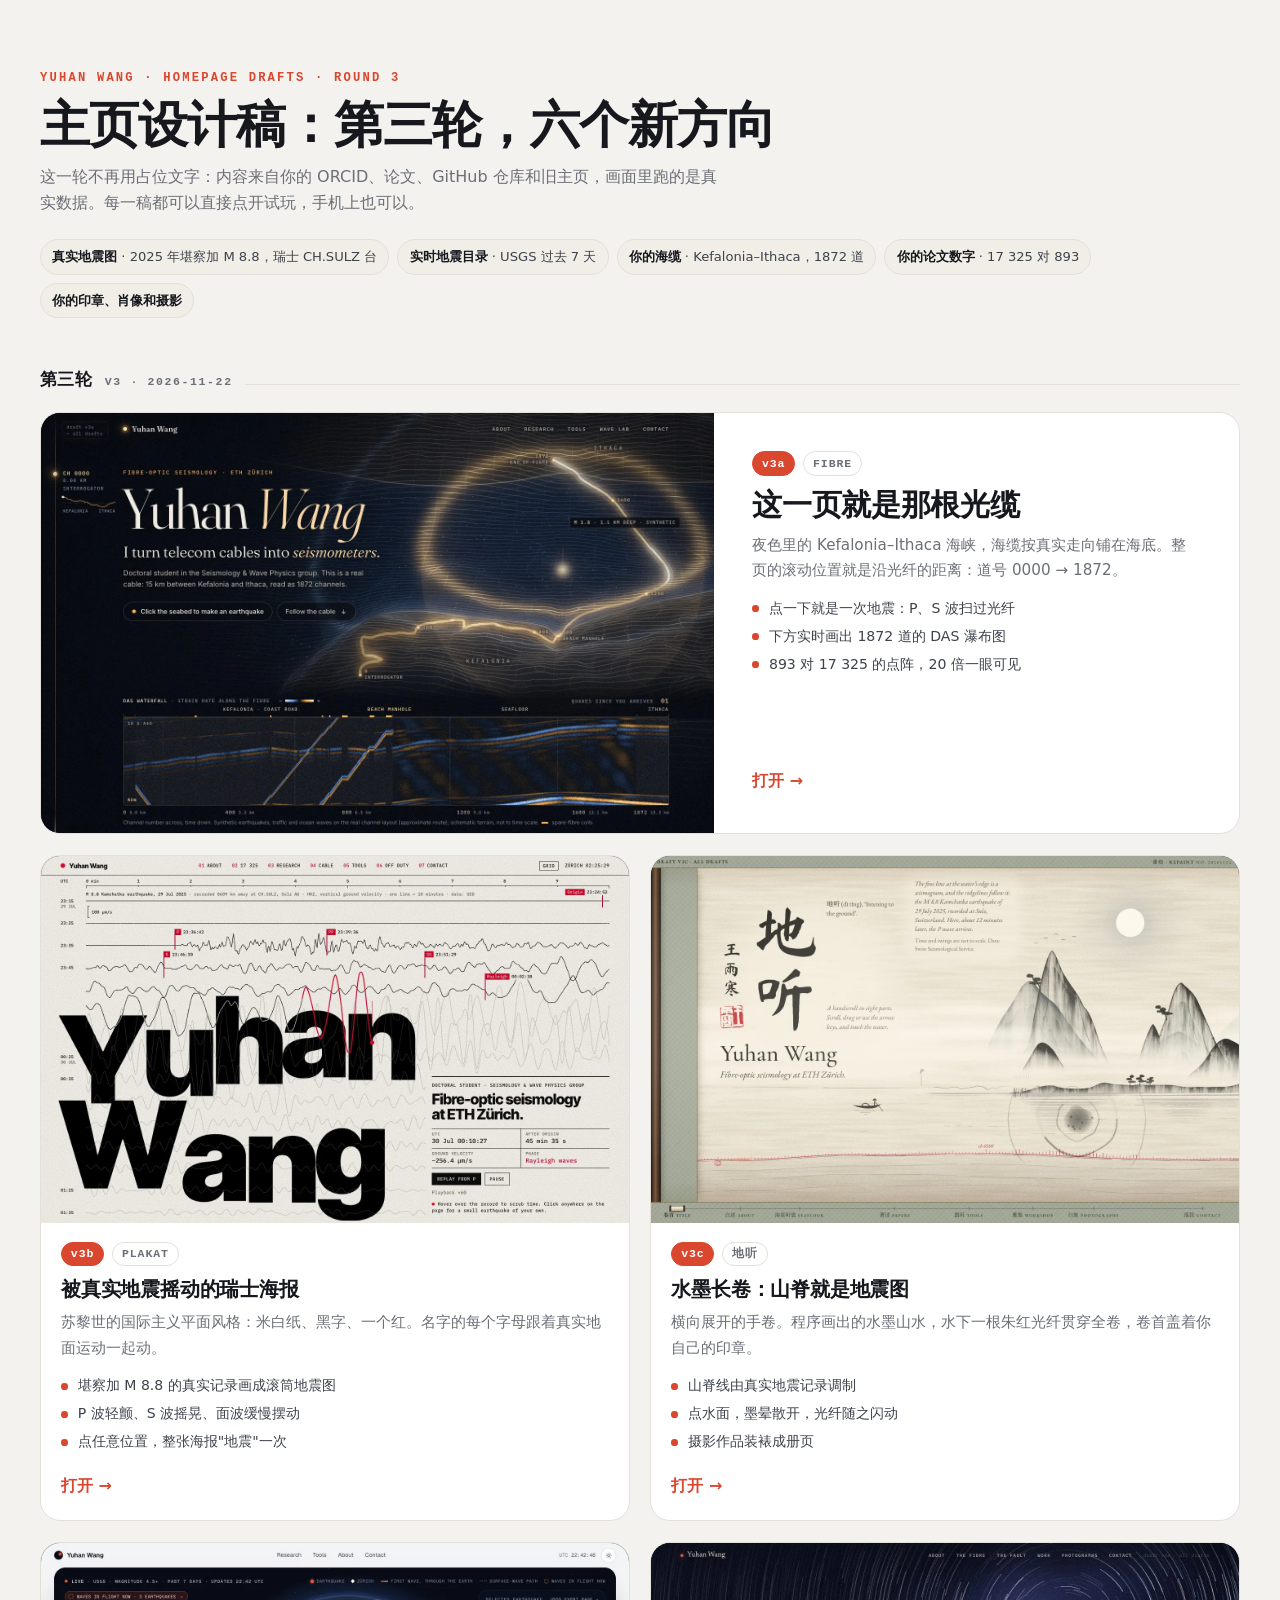
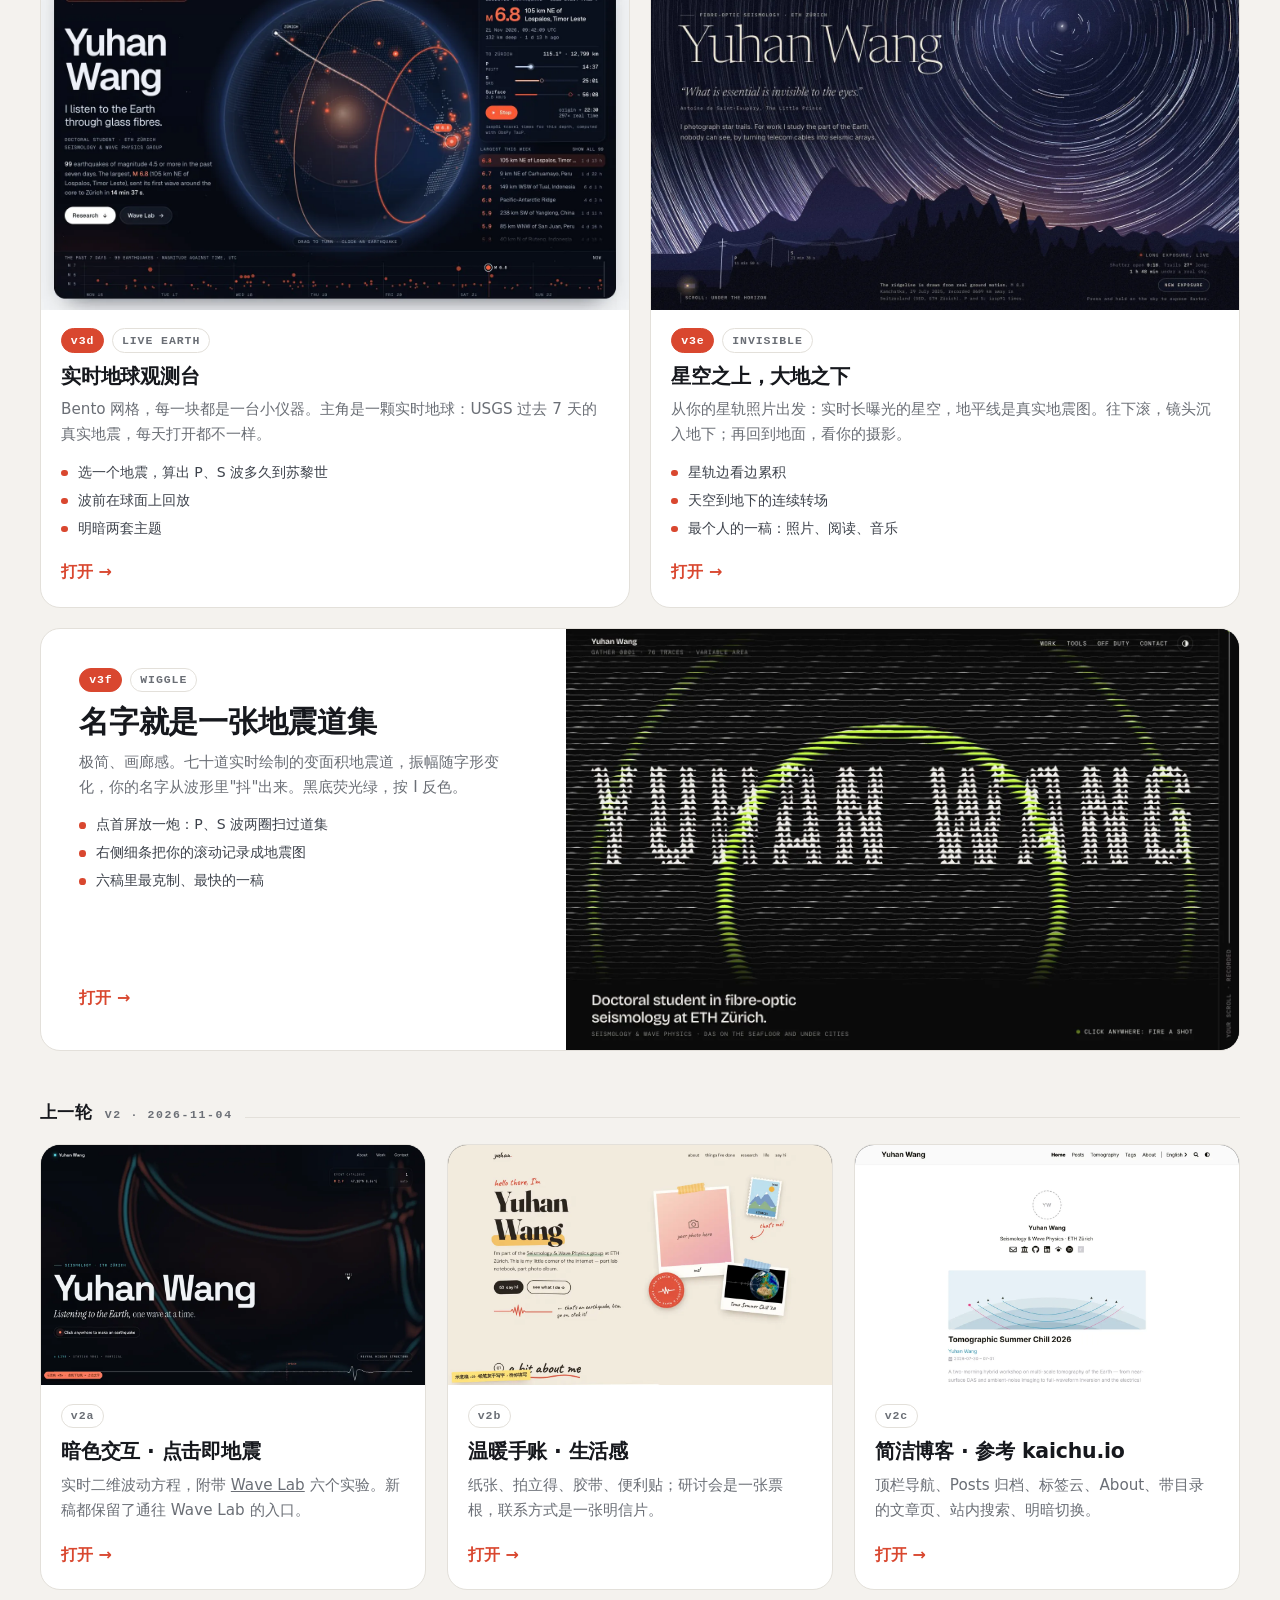
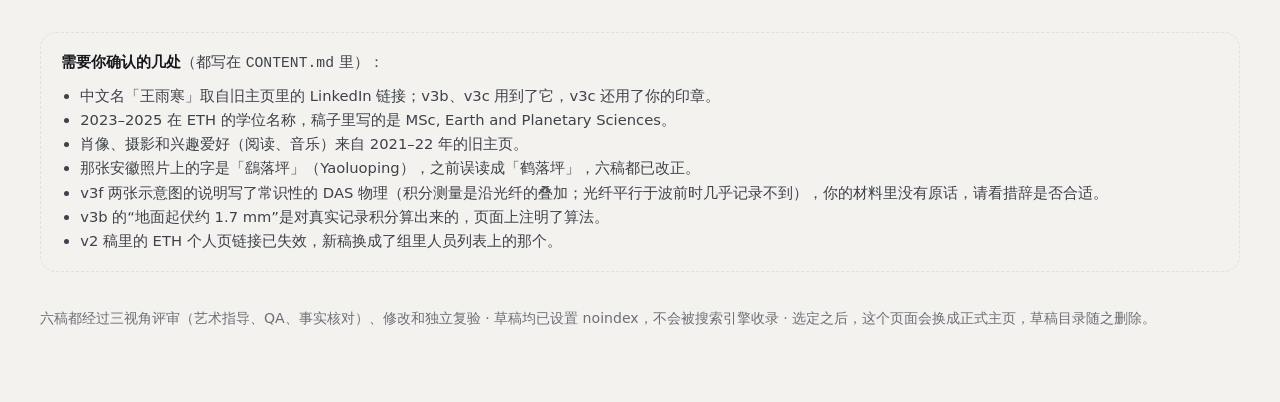
<file: index.html>
<!doctype html>
<!-- Temporary design picker. Once a design is chosen, this file is replaced by the real homepage and /drafts/ is removed. -->
<html lang="zh-CN">
<head>
<meta charset="utf-8">
<meta name="viewport" content="width=device-width, initial-scale=1">
<meta name="robots" content="noindex">
<title>Yuhan Wang · 主页设计稿</title>
<link rel="icon" href="data:image/svg+xml,%3Csvg xmlns='http://www.w3.org/2000/svg' viewBox='0 0 64 64'%3E%3Crect width='64' height='64' rx='14' fill='%2316181d'/%3E%3Cpath d='M8 34h12l4-8 5 16 6-24 6 26 4-14 3 4h8' fill='none' stroke='%23fff' stroke-width='4.5' stroke-linecap='round' stroke-linejoin='round'/%3E%3C/svg%3E">
<style>
:root{--bg:#f4f2ee; --card:#fff; --ink:#16181d; --ink2:#3d424b; --muted:#6b6f76; --line:#e3e0da; --accent:#d9472f; --chip:#f1eee8}
@media (prefers-color-scheme:dark){:root{--bg:#0f1115; --card:#171a20; --ink:#eef0f3; --ink2:#c3c8d0; --muted:#9097a1; --line:#262a31; --accent:#ff7a5c; --chip:#1f232b}}
*{box-sizing:border-box}
html{scroll-behavior:smooth}
@media (prefers-reduced-motion:reduce){html{scroll-behavior:auto} *{transition:none !important}}
body{margin:0; background:var(--bg); color:var(--ink); font:16px/1.65 system-ui,-apple-system,"PingFang SC","Noto Sans SC","Microsoft YaHei",sans-serif; -webkit-font-smoothing:antialiased}
a{color:inherit}
.wrap{max-width:1280px; margin:0 auto; padding:clamp(2rem,6vw,4.5rem) clamp(1rem,4vw,2.5rem)}
.eyebrow{margin:0; font:600 .76rem/1 ui-monospace,SFMono-Regular,Menlo,monospace; letter-spacing:.18em; text-transform:uppercase; color:var(--accent)}
h1{margin:.8rem 0 .6rem; font-size:clamp(1.9rem,5vw,3.1rem); line-height:1.15; letter-spacing:-.02em}
.lede{margin:0; max-width:68ch; color:var(--muted)}
.real{display:flex; flex-wrap:wrap; gap:.5rem; margin:1.4rem 0 0; padding:0; list-style:none}
.real li{padding:.38rem .7rem; border-radius:999px; background:var(--chip); border:1px solid var(--line); font-size:.82rem; color:var(--ink2)}
.real b{font-weight:600; color:var(--ink)}
h2.round{display:flex; align-items:baseline; gap:.8rem; margin:3rem 0 1.1rem; font-size:1.05rem; letter-spacing:.02em}
h2.round span{font:600 .72rem/1 ui-monospace,SFMono-Regular,Menlo,monospace; letter-spacing:.14em; text-transform:uppercase; color:var(--muted)}
h2.round::after{content:""; flex:1; height:1px; background:var(--line)}
.grid{display:grid; gap:1.3rem; grid-template-columns:repeat(6,minmax(0,1fr))}
.card{grid-column:span 3; display:flex; flex-direction:column; background:var(--card); border:1px solid var(--line); border-radius:20px; overflow:hidden; color:inherit; text-decoration:none; transition:transform .25s cubic-bezier(.2,.7,.2,1), box-shadow .25s}
.card.wide{grid-column:span 6; flex-direction:row}
.card.wide .shot{flex:1.5; aspect-ratio:auto; min-height:340px}
.card.wide .body{flex:1; justify-content:center; padding:clamp(1.4rem,3vw,2.4rem)}
.card.third{grid-column:span 2}
.card.wide.flip{flex-direction:row-reverse}
a.card:hover{transform:translateY(-4px); box-shadow:0 22px 48px -22px rgba(0,0,0,.4)}
a.card:focus-visible{outline:3px solid var(--accent); outline-offset:3px}
.shot{position:relative; aspect-ratio:16/10; background:#15171c; overflow:hidden}
.shot img{display:block; width:100%; height:100%; object-fit:cover; object-position:50% 0; transition:transform .8s cubic-bezier(.2,.7,.2,1)}
a.card:hover .shot img{transform:scale(1.035)}
.body{display:flex; flex-direction:column; gap:.5rem; flex:1; padding:1.15rem 1.25rem 1.3rem}
.tagrow{display:flex; align-items:center; gap:.5rem}
.tag{padding:.35rem .55rem; border:1px solid var(--line); border-radius:999px; font:600 .72rem/1 ui-monospace,SFMono-Regular,Menlo,monospace; letter-spacing:.08em; color:var(--muted)}
.tag.new{color:#fff; background:var(--accent); border-color:var(--accent)}
.card h3{margin:.1rem 0 0; font-size:1.28rem; line-height:1.3; letter-spacing:-.01em}
.card.wide h3{font-size:clamp(1.4rem,2.4vw,1.9rem)}
.card p{margin:0; font-size:.95rem; color:var(--muted)}
.pts{margin:.35rem 0 0; padding:0; list-style:none; display:grid; gap:.3rem; font-size:.88rem; color:var(--ink2)}
.pts li{padding-left:1.05rem; position:relative}
.pts li::before{content:""; position:absolute; left:0; top:.62em; width:.42rem; height:.42rem; border-radius:50%; background:var(--accent)}
.go{margin-top:auto; padding-top:.7rem; font-weight:600; color:var(--accent)}
.note{margin:2.6rem 0 0; padding:1.1rem 1.25rem; border:1px dashed var(--line); border-radius:16px; font-size:.92rem; color:var(--ink2)}
.note b{color:var(--ink)}
.note ul{margin:.5rem 0 0; padding-left:1.2rem}
footer{margin-top:2.2rem; font-size:.88rem; color:var(--muted)}
@media (max-width:980px){.card,.card.third{grid-column:span 6} .card.wide, .card.wide.flip{flex-direction:column} .card.wide .shot{min-height:0; aspect-ratio:16/10}}
</style>
</head>
<body>
<main class="wrap">
  <p class="eyebrow">Yuhan Wang · homepage drafts · round 3</p>
  <h1>主页设计稿：第三轮，六个新方向</h1>
  <p class="lede">这一轮不再用占位文字：内容来自你的 ORCID、论文、GitHub 仓库和旧主页，画面里跑的是真实数据。每一稿都可以直接点开试玩，手机上也可以。</p>
  <ul class="real" aria-label="这一轮用到的真实素材">
    <li><b>真实地震图</b> · 2025 年堪察加 M 8.8，瑞士 CH.SULZ 台</li>
    <li><b>实时地震目录</b> · USGS 过去 7 天</li>
    <li><b>你的海缆</b> · Kefalonia–Ithaca，1872 道</li>
    <li><b>你的论文数字</b> · 17 325 对 893</li>
    <li><b>你的印章、肖像和摄影</b></li>
  </ul>

  <h2 class="round">第三轮 <span>v3 · 2026-11-22</span></h2>
  <div class="grid">
    <a class="card wide" href="drafts/v3a/">
      <div class="shot"><img src="drafts/thumbs/v3a.webp" width="1440" height="900" alt="v3a FIBRE 的首屏截图"></div>
      <div class="body"><div class="tagrow"><span class="tag new">v3a</span><span class="tag">FIBRE</span></div><h3>这一页就是那根光缆</h3><p>夜色里的 Kefalonia–Ithaca 海峡，海缆按真实走向铺在海底。整页的滚动位置就是沿光纤的距离：道号 0000 → 1872。</p>
        <ul class="pts"><li>点一下就是一次地震：P、S 波扫过光纤</li><li>下方实时画出 1872 道的 DAS 瀑布图</li><li>893 对 17 325 的点阵，20 倍一眼可见</li></ul><span class="go">打开 →</span></div>
    </a>
    <a class="card" href="drafts/v3b/">
      <div class="shot"><img src="drafts/thumbs/v3b.webp" width="1440" height="900" alt="v3b PLAKAT 的首屏截图"></div>
      <div class="body"><div class="tagrow"><span class="tag new">v3b</span><span class="tag">PLAKAT</span></div><h3>被真实地震摇动的瑞士海报</h3><p>苏黎世的国际主义平面风格：米白纸、黑字、一个红。名字的每个字母跟着真实地面运动一起动。</p>
        <ul class="pts"><li>堪察加 M 8.8 的真实记录画成滚筒地震图</li><li>P 波轻颤、S 波摇晃、面波缓慢摆动</li><li>点任意位置，整张海报"地震"一次</li></ul><span class="go">打开 →</span></div>
    </a>
    <a class="card" href="drafts/v3c/">
      <div class="shot"><img src="drafts/thumbs/v3c.webp" width="1440" height="900" alt="v3c 地听 的首屏截图"></div>
      <div class="body"><div class="tagrow"><span class="tag new">v3c</span><span class="tag">地听</span></div><h3>水墨长卷：山脊就是地震图</h3><p>横向展开的手卷。程序画出的水墨山水，水下一根朱红光纤贯穿全卷，卷首盖着你自己的印章。</p>
        <ul class="pts"><li>山脊线由真实地震记录调制</li><li>点水面，墨晕散开，光纤随之闪动</li><li>摄影作品装裱成册页</li></ul><span class="go">打开 →</span></div>
    </a>
    <a class="card" href="drafts/v3d/">
      <div class="shot"><img src="drafts/thumbs/v3d.webp" width="1440" height="900" alt="v3d LIVE EARTH 的首屏截图"></div>
      <div class="body"><div class="tagrow"><span class="tag new">v3d</span><span class="tag">LIVE EARTH</span></div><h3>实时地球观测台</h3><p>Bento 网格，每一块都是一台小仪器。主角是一颗实时地球：USGS 过去 7 天的真实地震，每天打开都不一样。</p>
        <ul class="pts"><li>选一个地震，算出 P、S 波多久到苏黎世</li><li>波前在球面上回放</li><li>明暗两套主题</li></ul><span class="go">打开 →</span></div>
    </a>
    <a class="card" href="drafts/v3e/">
      <div class="shot"><img src="drafts/thumbs/v3e.webp" width="1440" height="900" alt="v3e INVISIBLE 的首屏截图"></div>
      <div class="body"><div class="tagrow"><span class="tag new">v3e</span><span class="tag">INVISIBLE</span></div><h3>星空之上，大地之下</h3><p>从你的星轨照片出发：实时长曝光的星空，地平线是真实地震图。往下滚，镜头沉入地下；再回到地面，看你的摄影。</p>
        <ul class="pts"><li>星轨边看边累积</li><li>天空到地下的连续转场</li><li>最个人的一稿：照片、阅读、音乐</li></ul><span class="go">打开 →</span></div>
    </a>
    <a class="card wide flip" href="drafts/v3f/">
      <div class="shot"><img src="drafts/thumbs/v3f.webp" width="1440" height="900" alt="v3f WIGGLE 的首屏截图"></div>
      <div class="body"><div class="tagrow"><span class="tag new">v3f</span><span class="tag">WIGGLE</span></div><h3>名字就是一张地震道集</h3><p>极简、画廊感。七十道实时绘制的变面积地震道，振幅随字形变化，你的名字从波形里"抖"出来。黑底荧光绿，按 I 反色。</p>
        <ul class="pts"><li>点首屏放一炮：P、S 波两圈扫过道集</li><li>右侧细条把你的滚动记录成地震图</li><li>六稿里最克制、最快的一稿</li></ul><span class="go">打开 →</span></div>
    </a>
  </div>

  <h2 class="round">上一轮 <span>v2 · 2026-11-04</span></h2>
  <div class="grid">
    <a class="card third" href="drafts/v2a/">
      <div class="shot"><img src="drafts/thumbs/v2a.webp" width="1200" height="750" loading="lazy" alt="v2a 暗色交互版的首屏截图"></div>
      <div class="body"><span class="tag" style="align-self:flex-start">v2a</span><h3>暗色交互 · 点击即地震</h3><p>实时二维波动方程，附带 <span style="text-decoration:underline">Wave Lab</span> 六个实验。新稿都保留了通往 Wave Lab 的入口。</p><span class="go">打开 →</span></div>
    </a>
    <a class="card third" href="drafts/v2b/">
      <div class="shot"><img src="drafts/thumbs/v2b.webp" width="1200" height="750" loading="lazy" alt="v2b 温暖手账版的首屏截图"></div>
      <div class="body"><span class="tag" style="align-self:flex-start">v2b</span><h3>温暖手账 · 生活感</h3><p>纸张、拍立得、胶带、便利贴；研讨会是一张票根，联系方式是一张明信片。</p><span class="go">打开 →</span></div>
    </a>
    <a class="card third" href="drafts/v2c/" id="v2c">
      <div class="shot"><img src="drafts/thumbs/v2c.webp" width="1200" height="750" loading="lazy" alt="v2c 简洁博客版的首屏截图"></div>
      <div class="body"><span class="tag" style="align-self:flex-start">v2c</span><h3>简洁博客 · 参考 kaichu.io</h3><p>顶栏导航、Posts 归档、标签云、About、带目录的文章页、站内搜索、明暗切换。</p><span class="go">打开 →</span></div>
    </a>
  </div>

  <div class="note">
    <b>需要你确认的几处</b>（都写在 <code>CONTENT.md</code> 里）：
    <ul>
      <li>中文名「王雨寒」取自旧主页里的 LinkedIn 链接；v3b、v3c 用到了它，v3c 还用了你的印章。</li>
      <li>2023–2025 在 ETH 的学位名称，稿子里写的是 MSc, Earth and Planetary Sciences。</li>
      <li>肖像、摄影和兴趣爱好（阅读、音乐）来自 2021–22 年的旧主页。</li>
      <li>那张安徽照片上的字是「鷂落坪」（Yaoluoping），之前误读成「鹤落坪」，六稿都已改正。</li>
      <li>v3f 两张示意图的说明写了常识性的 DAS 物理（积分测量是沿光纤的叠加；光纤平行于波前时几乎记录不到），你的材料里没有原话，请看措辞是否合适。</li>
      <li>v3b 的“地面起伏约 1.7 mm”是对真实记录积分算出来的，页面上注明了算法。</li>
      <li>v2 稿里的 ETH 个人页链接已失效，新稿换成了组里人员列表上的那个。</li>
    </ul>
  </div>
  <footer>六稿都经过三视角评审（艺术指导、QA、事实核对）、修改和独立复验 · 草稿均已设置 noindex，不会被搜索引擎收录 · 选定之后，这个页面会换成正式主页，草稿目录随之删除。</footer>
</main>
</body>
</html>
</file>
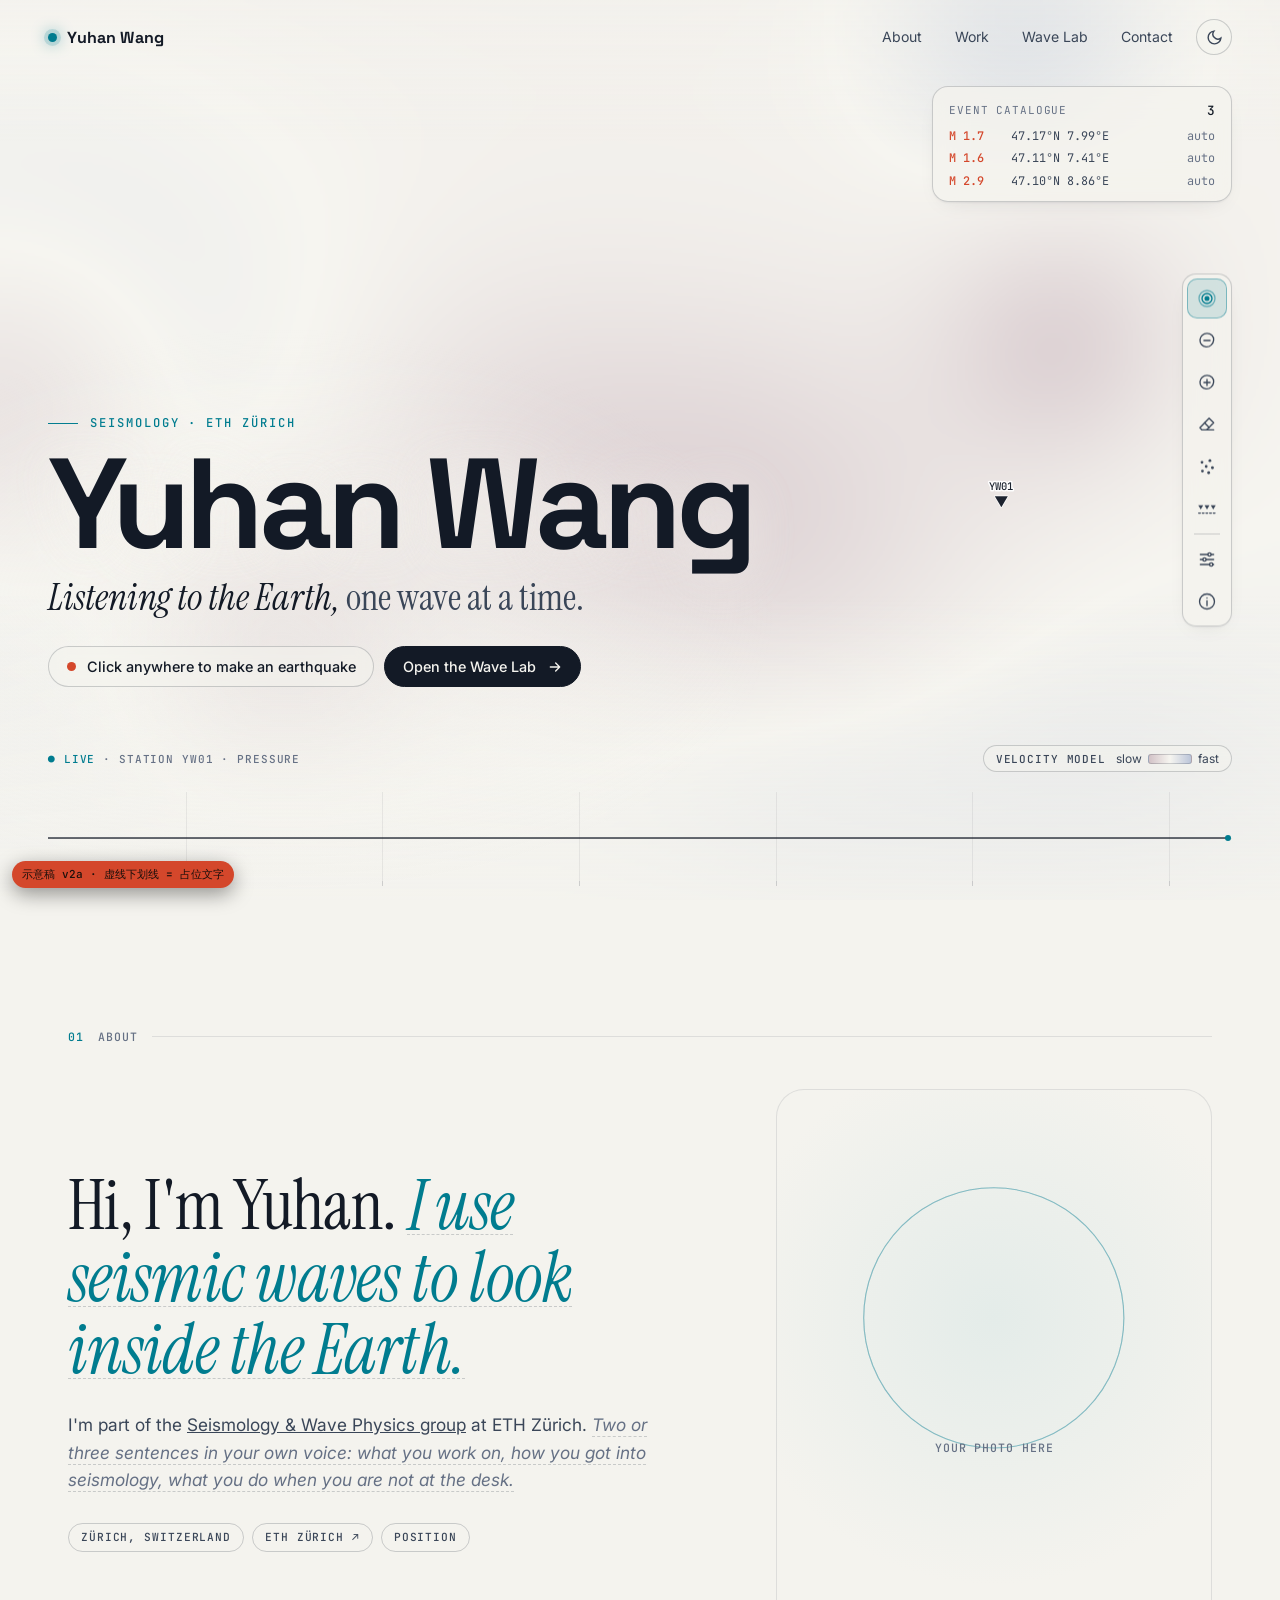
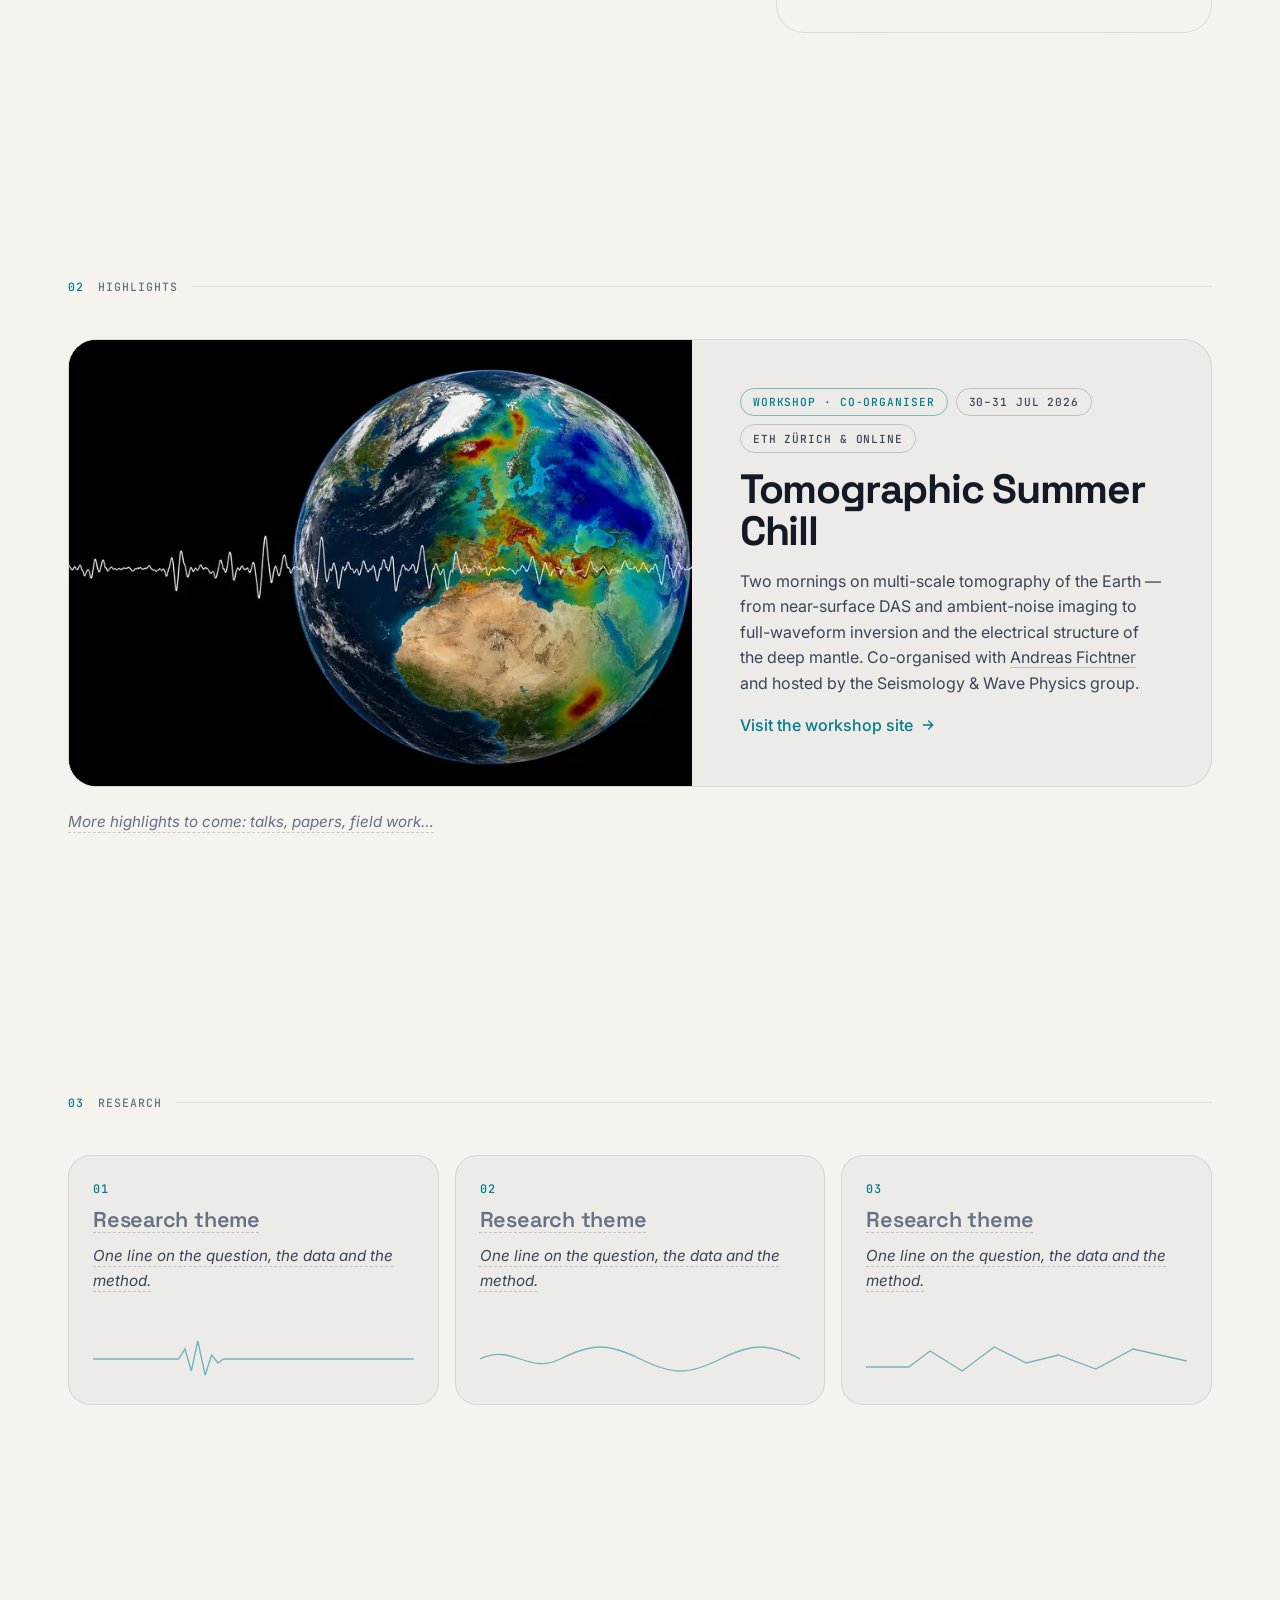
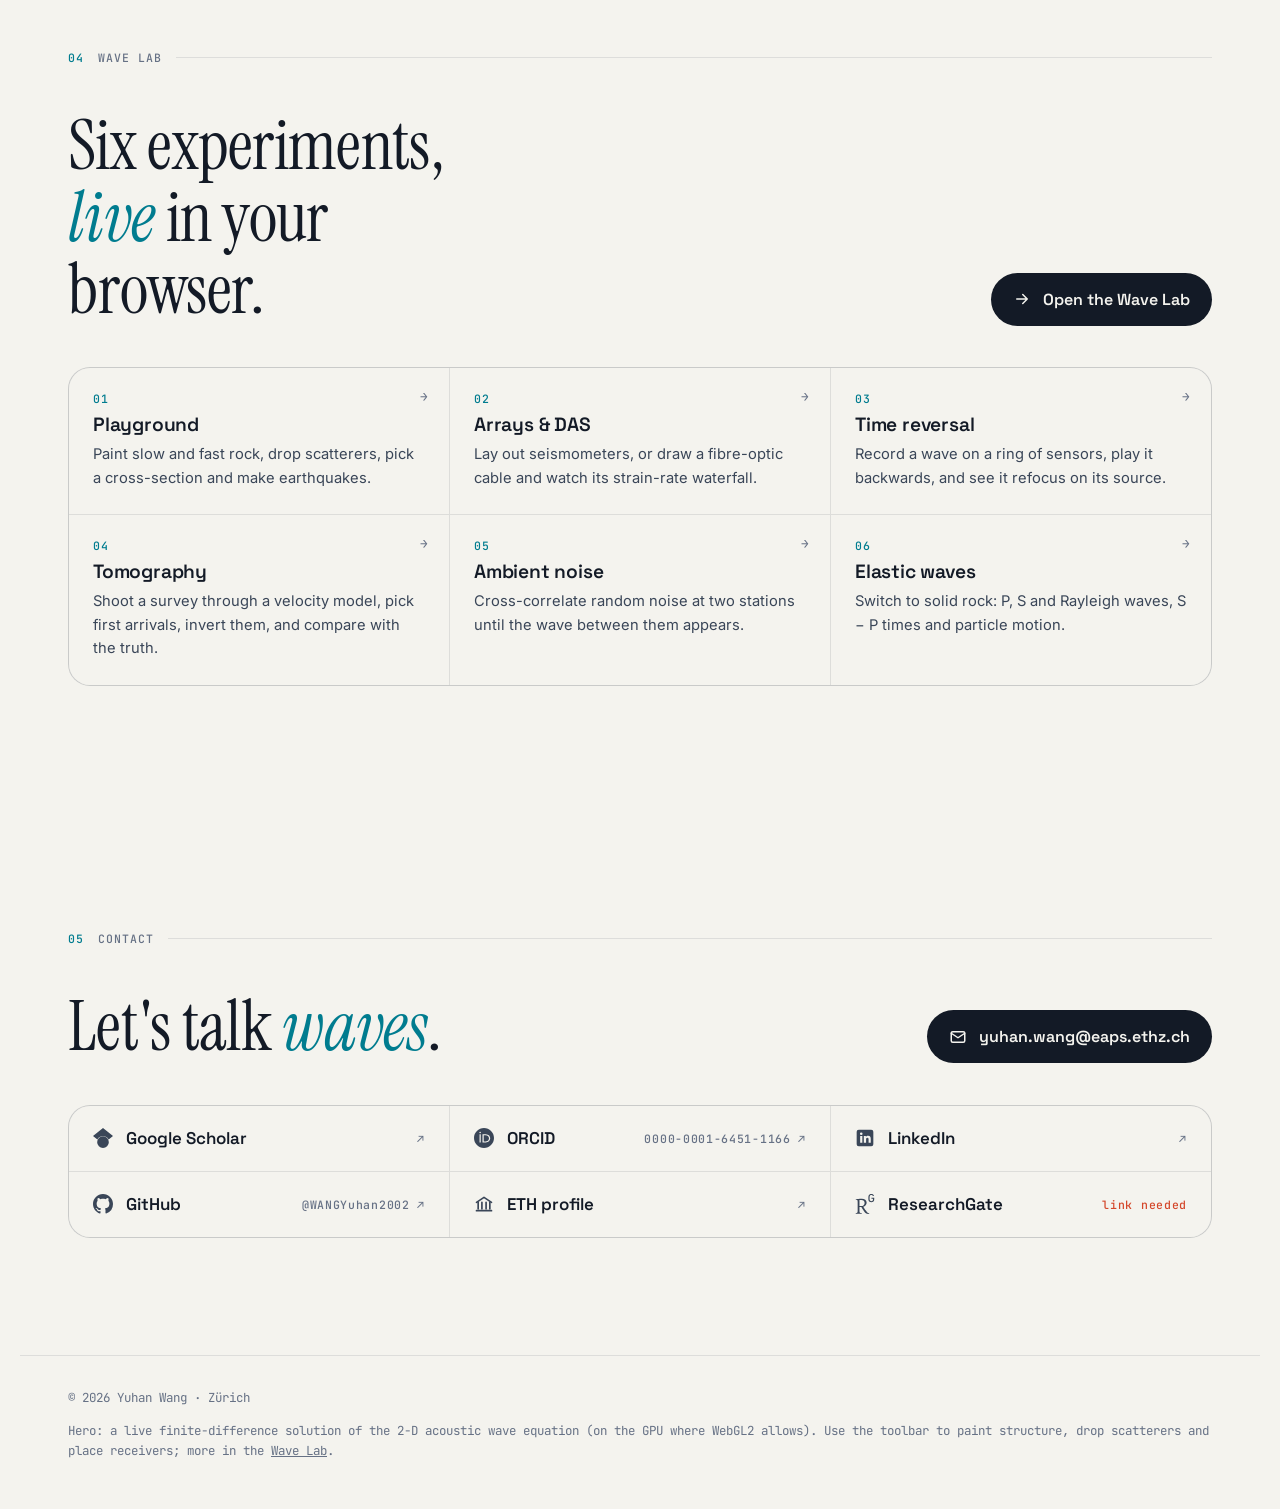
<file: drafts/v2a/index.html>
<!doctype html>
<!-- v2a · dark & interactive. The hero is a live 2-D acoustic wave simulation with a small toolbar: sources, painted
     velocity structure, scatterers, receivers you place yourself, models and boundaries. The full Wave Lab (arrays & DAS,
     time reversal, tomography, ambient noise, elastic waves) lives in ./lab/. -->
<html lang="en">
<head>
<meta charset="utf-8">
<meta name="viewport" content="width=device-width, initial-scale=1, viewport-fit=cover">
<meta name="robots" content="noindex">
<title>Yuhan Wang — Seismology · ETH Zürich</title>
<meta name="description" content="Yuhan Wang · Seismology &amp; Wave Physics group, ETH Zürich. A live wavefield: click to make an earthquake, then open the Wave Lab for arrays, fibre-optic sensing, time reversal, tomography, ambient noise and elastic waves.">
<meta name="theme-color" content="#070a12">
<!-- theme before first paint: stored choice, else the system setting -->
<script>(function(){var t=null;try{t=localStorage.getItem('yw-theme')}catch(e){}if(t!=='light'&&t!=='dark')t=(window.matchMedia&&matchMedia('(prefers-color-scheme: light)').matches)?'light':'dark';document.documentElement.setAttribute('data-theme',t)})();</script>
<link rel="icon" href="data:image/svg+xml,%3Csvg xmlns='http://www.w3.org/2000/svg' viewBox='0 0 64 64'%3E%3Crect width='64' height='64' rx='16' fill='%23070a10'/%3E%3Ccircle cx='32' cy='32' r='7' fill='%234fd8e8'/%3E%3Ccircle cx='32' cy='32' r='16' fill='none' stroke='%234fd8e8' stroke-opacity='.65' stroke-width='3'/%3E%3Ccircle cx='32' cy='32' r='25' fill='none' stroke='%23ff7a5c' stroke-opacity='.55' stroke-width='3'/%3E%3C/svg%3E">
<link rel="preconnect" href="https://fonts.googleapis.com">
<link rel="preconnect" href="https://fonts.gstatic.com" crossorigin>
<link href="https://fonts.googleapis.com/css2?family=Inter:wght@400;500;600&family=Instrument+Serif:ital@0;1&family=JetBrains+Mono:wght@400;500&family=Space+Grotesk:wght@500;600;700&display=swap" rel="stylesheet">
<style>
/* design tokens (shared with the Wave Lab): matter is cool and quiet, energy is bright; one accent (cyan = p > 0) */
:root{
  --bg:#070a12; --bg2:#0b1019; --bg3:#111826;
  --panel:rgba(148,170,214,.045); --panel2:rgba(148,170,214,.09);
  --line:rgba(148,170,214,.11); --line2:rgba(148,170,214,.22);
  --ink:#eef2f8; --ink2:#b3bfd0; --muted:#7a879c;
  --cyan:#56e1f0; --accent-ink:#04161a;
  --accent-soft:color-mix(in srgb,var(--cyan) 14%,transparent);
  --accent-line:color-mix(in srgb,var(--cyan) 42%,transparent);
  --coral:#ff8058; --amber:#ffbe54; --slow:#d9569b; --fast:#4d86ff;
  --field:#080b13; --vs:#421f40; --vf:#17316c;
  --veil:7,10,18; --portrait1:#142231; --portrait2:#0a0f17;
  --sh-1:inset 0 1px 0 rgba(255,255,255,.04), 0 8px 24px -12px rgba(0,0,0,.6);
  --sh-2:inset 0 1px 0 rgba(255,255,255,.05), 0 24px 56px -20px rgba(0,0,0,.7);
  --glass-a:.68;
  --display:"Space Grotesk",system-ui,sans-serif; --serif:"Instrument Serif",Georgia,serif;
  --sans:"Inter",system-ui,sans-serif; --mono:"JetBrains Mono",ui-monospace,monospace;
  --pad:clamp(1rem,4vw,3rem);
  --sp-1:2px; --sp-2:4px; --sp-3:8px; --sp-4:12px; --sp-5:16px; --sp-6:24px; --sp-7:32px; --sp-8:48px;
  --r-sm:6px; --r-md:10px; --r-lg:14px; --r-xl:20px; --r-pill:999px; --bw:1px; --blur:16px;
  --ease:cubic-bezier(.2,.7,.2,1); --t-fast:120ms; --t-mid:180ms; --t-slow:260ms;
  color-scheme:dark;
}
/* light theme: same layout, ink on warm paper; the wavefield switches to teal and coral ink */
:root[data-theme="light"]{
  --bg:#f4f3ee; --bg2:#fbfaf7; --bg3:#ffffff;
  --panel:rgba(28,36,52,.035); --panel2:rgba(28,36,52,.07);
  --line:rgba(28,36,52,.10); --line2:rgba(28,36,52,.20);
  --ink:#131a26; --ink2:#3a4658; --muted:#667185;
  --cyan:#007c8f; --accent-ink:#ffffff;
  --coral:#d4472b; --amber:#a56800; --slow:#b53c7d; --fast:#2b61d4;
  --field:#f6f5f0; --vs:#d2c2c7; --vf:#bbc5d9;
  --veil:244,243,238; --portrait1:#e4ece9; --portrait2:#f4f3ee;
  --sh-1:0 1px 2px rgba(28,36,52,.06), 0 8px 24px -14px rgba(28,36,52,.18);
  --sh-2:0 2px 4px rgba(28,36,52,.06), 0 24px 56px -24px rgba(28,36,52,.28);
  --glass-a:.80;
  color-scheme:light;
}
*{box-sizing:border-box}
html{scroll-behavior:smooth}
body{transition:background-color .3s ease, color .3s ease}
@media (prefers-reduced-motion:reduce){html{scroll-behavior:auto}}
body{margin:0; background:var(--bg); color:var(--ink); font-family:var(--sans); line-height:1.6; -webkit-font-smoothing:antialiased}
a{color:inherit}
img{display:block; max-width:100%}
:focus-visible{outline:2px solid var(--cyan); outline-offset:3px; border-radius:6px}
.ph{color:var(--muted); font-style:italic; text-decoration:underline dashed var(--line2); text-underline-offset:5px; text-decoration-thickness:1px}

/* draft marker (removed in the final site) */
.draft{position:fixed; left:12px; bottom:12px; z-index:50; margin:0; font:500 11px/1.4 var(--mono); color:#1a0f0b; background:var(--coral); padding:6px 10px; border-radius:999px; box-shadow:0 6px 20px rgba(0,0,0,.4)}

/* ================================ HERO ================================ */
.hero{--seis-h:168px; position:relative; height:100svh; min-height:660px; overflow:hidden; cursor:crosshair; -webkit-user-select:none; user-select:none; touch-action:manipulation; isolation:isolate}
.hero.editing{touch-action:none}
#field, #fieldgl{position:absolute; inset:0; width:100%; height:100%; display:block; z-index:0}
#overlay{position:absolute; inset:0; width:100%; height:100%; display:block; z-index:2; pointer-events:none}
.hero::after{content:""; position:absolute; inset:0; z-index:1; pointer-events:none;
  background:radial-gradient(ellipse 55% 45% at 22% 68%, rgba(var(--veil),.45), transparent 70%),
             linear-gradient(to bottom, rgba(var(--veil),.45), transparent 16%, transparent 66%, rgba(var(--veil),.9))}
.top{position:absolute; z-index:5; top:0; left:0; right:0; display:flex; align-items:center; justify-content:space-between; padding:1.15rem var(--pad)}
.mark{display:flex; align-items:center; gap:.65rem; font:700 1rem var(--display); letter-spacing:.01em; text-decoration:none}
.mark i{width:9px; height:9px; border-radius:50%; background:var(--cyan); box-shadow:0 0 0 4px color-mix(in srgb,var(--cyan) 16%,transparent), 0 0 16px var(--cyan)}
.top nav{display:flex; gap:.25rem}
.top nav a{font-size:.88rem; color:var(--ink2); text-decoration:none; padding:.42rem .85rem; border-radius:999px; border:1px solid transparent; transition:border-color .2s, color .2s}
.top nav a:hover{border-color:var(--line2); color:var(--ink)}
.top-r{display:flex; align-items:center; gap:.5rem}
.theme-btn{width:36px; height:36px; display:grid; place-items:center; border-radius:50%; border:1px solid var(--line2); background:rgba(var(--veil),.5); color:var(--ink2); cursor:pointer; -webkit-backdrop-filter:blur(8px); backdrop-filter:blur(8px); transition:color .2s, border-color .2s}
.theme-btn:hover{color:var(--ink); border-color:var(--cyan)}
.theme-btn svg{width:17px; height:17px}
.theme-btn .moon, :root[data-theme="light"] .theme-btn .sun{display:none}
:root[data-theme="light"] .theme-btn .moon{display:block}
.grid2{display:grid; grid-template-columns:1fr 1fr; gap:4px; margin:.35rem 0 .2rem}
.grid2 button{padding:7px 8px; border:1px solid var(--line2); border-radius:var(--r-md); background:none; color:var(--ink2); font:500 12.5px/1.25 var(--sans); cursor:pointer; transition:background var(--t-fast) var(--ease), color var(--t-fast) var(--ease), box-shadow var(--t-fast) var(--ease)}
.grid2 button:hover{background:var(--panel2); color:var(--ink)}
.grid2 button[aria-pressed="true"]{background:var(--accent-soft); color:var(--cyan); border-color:transparent; box-shadow:inset 0 0 0 1px var(--accent-line)}

.hero-copy{position:absolute; z-index:3; left:var(--pad); bottom:calc(var(--seis-h) + 5vh); max-width:min(820px,80vw); pointer-events:none; transition:bottom .35s ease}
.kicker{display:flex; align-items:center; gap:.75rem; margin:0 0 1.1rem; font:500 .76rem var(--mono); letter-spacing:.16em; text-transform:uppercase; color:var(--cyan)}
.kicker::before{content:""; width:30px; height:1px; background:var(--cyan)}
.hero h1{margin:0; font:700 clamp(3.4rem,10vw,8.4rem)/.86 var(--display); letter-spacing:-.045em; text-shadow:0 4px 50px rgba(var(--veil),.75)}
.tagline{margin:1.1rem 0 0; font:400 clamp(1.45rem,3vw,2.3rem)/1.15 var(--serif); color:var(--ink2)}
.tagline em{color:var(--ink)}
.hint{pointer-events:auto; margin-top:1.7rem; display:inline-flex; align-items:center; gap:.7rem; padding:.68rem 1.1rem; border-radius:999px; border:1px solid var(--line2); background:rgba(var(--veil),.5); -webkit-backdrop-filter:blur(8px); backdrop-filter:blur(8px); color:var(--ink); font:500 .9rem var(--sans); cursor:pointer; transition:border-color .2s, background .2s}
.hint:hover{border-color:var(--cyan); background:color-mix(in srgb,var(--cyan) 8%,transparent)}
.pulse{width:9px; height:9px; border-radius:50%; background:var(--coral); animation:pulse 1.8s infinite}
@keyframes pulse{0%{box-shadow:0 0 0 0 rgba(255,128,88,.6)}80%,100%{box-shadow:0 0 0 14px rgba(255,128,88,0)}}

.glass{border:1px solid var(--line2); background:rgba(var(--veil),var(--glass-a)); -webkit-backdrop-filter:blur(var(--blur)) saturate(1.4); backdrop-filter:blur(var(--blur)) saturate(1.4); box-shadow:var(--sh-1)}
@keyframes pop-in{from{opacity:0; transform:translateY(4px) scale(.98)}}
@keyframes pop-in-mid{from{opacity:0; transform:translateY(calc(-50% + 4px)) scale(.98)}}
.catalog{position:absolute; z-index:3; right:var(--pad); top:5.4rem; width:min(300px,40vw); padding:.9rem 1rem .8rem; border-radius:16px; font:400 .74rem var(--mono); color:var(--ink2); cursor:default}
.cat-h{display:flex; justify-content:space-between; align-items:center; margin:0 0 .6rem; font-size:11px; letter-spacing:.08em; text-transform:uppercase; color:var(--muted)}
.cat-h b{font:500 .8rem var(--mono); color:var(--ink); letter-spacing:0}
#events{list-style:none; margin:0; padding:0; display:grid; gap:.38rem}
#events li{display:grid; grid-template-columns:3.4rem 1fr auto; gap:.5rem; align-items:baseline; animation:pop .45s ease}
#events .m{color:var(--coral); font-weight:500}
#events .who{color:var(--muted)}
#events .who.you{color:var(--cyan)}
#events .empty{display:block; color:var(--muted)}
@keyframes pop{from{opacity:0; transform:translateY(-4px)}to{opacity:1; transform:none}}

/* ---------- calls to action under the name ---------- */
.cta-row{display:flex; flex-wrap:wrap; gap:.6rem; margin-top:1.7rem}
.cta-row .hint{margin-top:0}
.lab-link{text-decoration:none; background:var(--ink); color:var(--bg); border-color:var(--ink)}
.lab-link:hover{background:var(--cyan); border-color:var(--cyan); color:var(--bg)}
.lab-link svg{width:16px; height:16px; transition:transform .2s}
.lab-link:hover svg{transform:translateX(3px)}
.seis-r{display:flex; align-items:center; gap:.4rem; flex:none}
.short{display:none}

/* ---------- wave-lab toolbar + option panel ---------- */
.lab{position:absolute; z-index:6; right:var(--pad); top:50%; transform:translateY(-50%); display:flex; flex-direction:column; gap:2px; padding:4px; border-radius:var(--r-lg); cursor:default}
.lab button{position:relative; width:40px; height:40px; display:grid; place-items:center; border-radius:var(--r-md); border:0; background:none; color:var(--ink2); cursor:pointer; transition:background var(--t-fast) var(--ease), color var(--t-fast) var(--ease), box-shadow var(--t-fast) var(--ease)}
.lab button:hover{background:var(--panel2); color:var(--ink)}
.lab button svg{width:20px; height:20px; stroke-width:1.6; stroke-linecap:round; stroke-linejoin:round}
.lab button[aria-pressed="true"]{background:var(--accent-soft); color:var(--cyan); box-shadow:inset 0 0 0 1px var(--accent-line)}
.lab button[data-tool="slow"][aria-pressed="true"]{background:color-mix(in srgb,var(--slow) 22%,transparent); color:var(--slow); box-shadow:inset 0 0 0 1px color-mix(in srgb,var(--slow) 55%,transparent)}
.lab button[data-tool="fast"][aria-pressed="true"]{background:color-mix(in srgb,var(--fast) 22%,transparent); color:var(--fast); box-shadow:inset 0 0 0 1px color-mix(in srgb,var(--fast) 55%,transparent)}
.lab .sep{height:1px; margin:3px 7px; background:var(--line2)}
/* hover tips on devices with a pointer: the button's own label, to the left of the toolbar */
@media (hover:hover){
  .lab button::after{content:attr(aria-label); position:absolute; right:calc(100% + 10px); top:50%; transform:translateY(-50%); padding:5px 9px; border-radius:8px; border:1px solid var(--line2); background:var(--bg3); color:var(--ink); font:500 12px/1.3 var(--sans); white-space:nowrap; box-shadow:var(--sh-1); opacity:0; pointer-events:none; transition:opacity var(--t-fast) var(--ease) 0s}
  .lab button:hover::after{opacity:1; transition-delay:350ms}
  .lab:has(+ .lab-pop:not([hidden])) button[aria-pressed="true"]::after{display:none}
}
.lab-pop{position:absolute; z-index:6; right:calc(var(--pad) + 60px); top:50%; transform:translateY(-50%); width:272px; max-height:calc(100% - 9rem); overflow:auto; padding:14px 16px 16px; border-radius:var(--r-lg); box-shadow:var(--sh-2); font:400 13px/1.5 var(--sans); color:var(--ink2); cursor:default; animation:pop-in-mid var(--t-mid) var(--ease)}
.lab-pop[hidden]{display:none}
.lab-pop.wide{width:340px}
.pop-top{display:flex; align-items:center; justify-content:space-between; margin:0 0 6px}
.pop-h{margin:0; font:500 11px var(--mono); letter-spacing:.08em; text-transform:uppercase; color:var(--ink2)}
.pop-x{border:0; background:none; color:var(--muted); font:400 1.1rem/1 var(--sans); cursor:pointer; padding:.1rem .3rem}
.pop-x:hover{color:var(--ink)}
.pop-hint{margin:0 0 .7rem; line-height:1.5}
.pop-row{display:flex; justify-content:space-between; align-items:baseline; margin:.65rem 0 .2rem}
.pop-row output{font:500 12px var(--mono); color:var(--ink)}
.lab-pop input[type="range"]{width:100%; height:18px; margin:0; accent-color:var(--cyan)}
.seg{display:flex; gap:2px; margin:.35rem 0 .2rem; padding:3px; border:1px solid var(--line2); border-radius:var(--r-md); background:var(--panel)}
.seg button{flex:1; padding:5px 8px; border:0; border-radius:7px; background:none; color:var(--ink2); font:500 12.5px var(--sans); cursor:pointer; white-space:nowrap; transition:background var(--t-fast) var(--ease), color var(--t-fast) var(--ease), box-shadow var(--t-fast) var(--ease)}
.seg button:hover{background:var(--panel2); color:var(--ink)}
.seg button[aria-pressed="true"]{background:var(--accent-soft); color:var(--cyan); box-shadow:inset 0 0 0 1px var(--accent-line)}
.radio{display:flex; align-items:flex-start; gap:.5rem; margin:.35rem 0; line-height:1.35; cursor:pointer}
.radio input{margin:.15rem 0 0; accent-color:var(--cyan)}
.radio small{display:block; color:var(--muted); font-size:.72rem}
.chk{display:flex; align-items:center; gap:.45rem; margin:.5rem 0 0; cursor:pointer}
.chk input{accent-color:var(--cyan)}
.btns{display:flex; flex-wrap:wrap; gap:.4rem; margin-top:.8rem}
.pbtn{padding:7px 12px; border-radius:var(--r-md); border:1px solid var(--line2); background:none; color:var(--ink); font:500 12.5px/1.25 var(--sans); cursor:pointer; transition:background var(--t-fast) var(--ease), filter var(--t-fast) var(--ease)}
.pbtn:hover{background:var(--panel2)}
.pop-info p{margin:.45rem 0; line-height:1.55}
.pop-info b{color:var(--ink); font-weight:600}
.pop-info code{font-family:var(--mono); font-size:.92em; color:var(--cyan)}
.pbtn.go{background:var(--cyan); color:var(--accent-ink); border-color:var(--cyan); font-weight:600}
.pbtn.go:hover{background:var(--cyan); filter:brightness(1.08)}
.pbtn.go:active{transform:translateY(1px); transition:transform 80ms linear}
.pop-more{margin:.9rem 0 0; padding-top:.7rem; border-top:1px solid var(--line); font-size:.76rem}
.pop-more a{color:var(--cyan); text-decoration:none}
.pop-more a:hover{text-decoration:underline}


/* ---------- seismograms ---------- */
.seis{position:absolute; z-index:3; left:0; right:0; bottom:0; padding:0 var(--pad) .9rem; cursor:default}
.seis.many{padding-top:1.6rem; background:linear-gradient(to top, rgba(var(--veil),.94), rgba(var(--veil),.86) 82%, rgba(var(--veil),0))}
.seis-row{display:flex; justify-content:space-between; align-items:center; gap:1rem; margin-bottom:.35rem; font:500 11px var(--mono); letter-spacing:.08em; text-transform:uppercase; color:var(--muted)}
.live{color:var(--cyan)}
.live::before{content:"● "; animation:blink 1.6s infinite}
@keyframes blink{50%{opacity:.25}}
/* one fixed height for one station or many (set again by hero.js): adding stations never moves the page */
#trace{display:block; width:100%; height:108px; transition:height .3s ease}
/* velocity legend: the model is always drawn under the waves; one slow → fast gradient bar, as in the Wave Lab */
.vlegend{flex:none; display:inline-flex; align-items:center; gap:10px; font:500 11px var(--mono); letter-spacing:.08em; text-transform:uppercase; color:var(--ink2); background:rgba(var(--veil),.5); border:1px solid var(--line2); border-radius:var(--r-pill); padding:5px 12px; cursor:help}
.vlegend .vramp{display:inline-flex; align-items:center; gap:6px; text-transform:none; letter-spacing:0; font:400 12px var(--sans)}
.vramp i{display:block; width:44px; height:10px; border-radius:3px; flex:none; border:1px solid var(--line2); background:linear-gradient(90deg,var(--vs),var(--field) 50%,var(--vf))}

/* ============================== SECTIONS ============================== */
.sec{max-width:1240px; margin:0 auto; padding:clamp(4.5rem,13vh,8.5rem) var(--pad)}
.label{display:flex; align-items:center; gap:.9rem; margin-bottom:clamp(2rem,5vh,3.2rem); font:500 .72rem var(--mono); letter-spacing:.08em; text-transform:uppercase; color:var(--muted)}
.label b{color:var(--cyan); font-weight:500}
.label::after{content:""; flex:1; height:1px; background:var(--line)}
.about{display:grid; grid-template-columns:minmax(0,1.45fr) minmax(0,1fr); gap:clamp(2rem,6vw,6rem); align-items:center}
.big{margin:0; font:400 clamp(2.4rem,5.4vw,4.4rem)/1.04 var(--serif); letter-spacing:-.01em}
.big em{color:var(--cyan)}
.lead{margin:1.6rem 0 0; max-width:54ch; font-size:1.08rem; color:var(--ink2)}
.facts{display:flex; flex-wrap:wrap; gap:.5rem; margin-top:1.8rem}
.tag{font:500 .7rem var(--mono); letter-spacing:.08em; text-transform:uppercase; padding:.4rem .75rem; border-radius:999px; border:1px solid var(--line2); color:var(--ink2); text-decoration:none}
a.tag:hover{border-color:var(--cyan); color:var(--ink)}
.portrait{position:relative; aspect-ratio:4/5; border-radius:28px; border:1px solid var(--line); overflow:hidden; background:radial-gradient(circle at 50% 42%, var(--portrait1), var(--portrait2) 70%); display:grid; place-items:center}
.portrait svg{position:absolute; inset:0; width:100%; height:100%}
.portrait .rings circle{fill:none; stroke:var(--cyan); stroke-opacity:.18; transform-origin:50% 42%; animation:ring 5s linear infinite}
.portrait .rings circle:nth-child(2){animation-delay:-1.66s}
.portrait .rings circle:nth-child(3){animation-delay:-3.33s}
@keyframes ring{from{transform:scale(.2); stroke-opacity:.35}to{transform:scale(1.6); stroke-opacity:0}}
.portrait span{position:relative; font:500 .72rem var(--mono); letter-spacing:.08em; text-transform:uppercase; color:var(--muted); margin-top:40%}
.feature{display:grid; grid-template-columns:minmax(0,1.2fr) minmax(0,1fr); border:1px solid var(--line); border-radius:28px; overflow:hidden; background:var(--panel)}
.feature-img{position:relative; min-height:340px; background:#000}
.feature-img img{position:absolute; inset:0; width:100%; height:100%; object-fit:cover; object-position:62% 50%; transition:transform .8s ease}
.feature:hover .feature-img img{transform:scale(1.04)}
.feature-body{display:flex; flex-direction:column; gap:1rem; padding:clamp(1.6rem,4vw,3rem)}
.feature-body h3{margin:0; font:700 clamp(1.8rem,3.2vw,2.6rem)/1.02 var(--display); letter-spacing:-.03em}
.feature-body p{margin:0; color:var(--ink2)}
.feature-body p a{text-decoration:underline; text-decoration-color:var(--line2); text-underline-offset:4px}
.go{margin-top:auto; display:inline-flex; align-items:center; gap:.45rem; color:var(--cyan); font-weight:500; text-decoration:none}
.go svg{width:16px; height:16px; transition:transform .2s}
.go:hover svg{transform:translateX(4px)}
.more{margin-top:1.4rem; font-size:.95rem}
.cards{display:grid; grid-template-columns:repeat(3,minmax(0,1fr)); gap:1rem}
.rc{position:relative; padding:1.6rem 1.5rem 1.4rem; border-radius:22px; border:1px solid var(--line); background:var(--panel); overflow:hidden; min-height:250px; display:flex; flex-direction:column; gap:.7rem}
.rc .n{font:500 .74rem var(--mono); color:var(--cyan); letter-spacing:.08em}
.rc h3{margin:0; font:600 1.35rem/1.15 var(--display); letter-spacing:-.01em}
.rc p{margin:0; color:var(--ink2); font-size:.95rem}
.rc svg{margin-top:auto; width:100%; height:44px}
.rc svg path{fill:none; stroke:var(--cyan); stroke-opacity:.5; stroke-width:1.3}
.say{display:flex; flex-wrap:wrap; align-items:flex-end; justify-content:space-between; gap:1.5rem 3rem; margin-bottom:2.6rem}
.say .big{max-width:14ch}
.mail{display:inline-flex; align-items:center; gap:.7rem; padding:1rem 1.4rem; border-radius:999px; background:var(--ink); color:var(--bg); font:600 1rem var(--display); text-decoration:none; transition:transform .2s, background .2s}
.mail:hover{background:var(--cyan); transform:translateY(-2px)}
.mail svg{width:18px; height:18px}
.links{display:grid; grid-template-columns:repeat(3,minmax(0,1fr)); gap:1px; background:var(--line); border:1px solid var(--line); border-radius:22px; overflow:hidden}
.lk{display:flex; align-items:center; justify-content:space-between; gap:1rem; padding:1.35rem 1.5rem; background:var(--bg); text-decoration:none; transition:background .2s}
a.lk:hover{background:var(--bg2)}
.lk .nm{display:flex; align-items:center; gap:.8rem; font:600 1.06rem var(--display)}
.lk .nm svg{width:20px; height:20px; flex:none; color:var(--ink2)}
a.lk:hover .nm svg{color:var(--cyan)}
.lk .ar{font:500 .72rem var(--mono); color:var(--muted); letter-spacing:.06em; white-space:nowrap}
.lk.todo .ar{color:var(--coral)}
footer{max-width:1240px; margin:0 auto; padding:2rem var(--pad) 3rem; display:flex; flex-wrap:wrap; justify-content:space-between; gap:.8rem 2rem; border-top:1px solid var(--line); font:400 .78rem/1.6 var(--mono); color:var(--muted)}

.labgrid{display:grid; grid-template-columns:repeat(3,minmax(0,1fr)); gap:1px; background:var(--line); border:1px solid var(--line); border-radius:22px; overflow:hidden}
.lc{position:relative; display:flex; flex-direction:column; gap:.45rem; padding:1.4rem 1.5rem 1.5rem; background:var(--bg); text-decoration:none; transition:background .2s}
.lc:hover{background:var(--bg2)}
.lc .n{font:500 .72rem var(--mono); color:var(--cyan); letter-spacing:.08em}
.lc h3{margin:0; font:600 1.2rem/1.2 var(--display); letter-spacing:-.01em}
.lc p{margin:0; font-size:.92rem; color:var(--ink2)}
.lc .ar{position:absolute; right:1.3rem; top:1.25rem; font:500 .8rem var(--mono); color:var(--muted); transition:transform .2s, color .2s}
.lc:hover .ar{color:var(--cyan); transform:translateX(3px)}
@media (max-width:900px){
  .labgrid{grid-template-columns:1fr}
  .about, .feature{grid-template-columns:1fr}
  .portrait{max-width:420px}
  .feature-img{min-height:0; aspect-ratio:16/9}
  .cards, .links{grid-template-columns:1fr}
}
@media (max-height:780px) and (min-width:641px){
  #events li:nth-child(n+3){display:none}
  .lab button{width:34px; height:34px}
}
@media (max-width:640px){
  .top nav{display:none}
  .hero{--seis-h:152px}
  #trace{height:92px}
  .hero-copy{bottom:calc(var(--seis-h) + 2vh); max-width:92vw}
  .kicker{letter-spacing:.12em}
  .lab{top:3.7rem; left:1rem; right:1rem; transform:none; flex-direction:row; justify-content:space-between; overflow-x:auto}
  .lab button{width:40px; height:40px; flex:none}
  .lab .sep{width:1px; height:auto; margin:7px 2px}
  .lab-pop, .lab-pop.wide{top:7.2rem; left:1rem; right:1rem; width:auto; transform:none; max-height:calc(100% - 9rem - var(--seis-h)); animation-name:pop-in}
  .catalog{top:7.2rem; right:1rem; width:auto; max-width:62vw; padding:.55rem .75rem}
  .cta-row{gap:.5rem; margin-top:1.3rem}
  .cta-row .hint{padding:.6rem .95rem; font-size:.86rem}
  .long{display:none}
  .short{display:inline}
  .catalog .cat-h{margin-bottom:.25rem}
  #events li:not(:first-child){display:none}
  #events li{grid-template-columns:auto auto}
  #events .who{display:none}
  .seis-row > span{letter-spacing:.08em}
  .vlegend{padding:5px 10px; gap:8px}
  .vlegend .long{display:none}
}
@media (prefers-reduced-motion:reduce){
  .pulse, .live::before, .portrait .rings circle, .lab-pop{animation:none}
  .hero-copy, #trace, .lab button, .lab button::after, .seg button, .grid2 button, .pbtn{transition:none}
}
</style>
</head>
<body>
<p class="draft" role="note">示意稿 v2a · 虚线下划线 = 占位文字</p>

<!-- ================================ HERO ================================ -->
<section class="hero" id="hero" aria-label="Introduction with an interactive seismic wavefield">
  <canvas id="fieldgl" aria-hidden="true"></canvas>
  <canvas id="field" aria-hidden="true"></canvas>
  <canvas id="overlay" aria-hidden="true"></canvas>

  <header class="top">
    <a class="mark" href="#hero"><i></i>Yuhan Wang</a>
    <div class="top-r">
      <nav aria-label="Sections"><a href="#about">About</a><a href="#work">Work</a><a href="lab/">Wave Lab</a><a href="#contact">Contact</a></nav>
      <button class="theme-btn" id="themeBtn" type="button" aria-label="Switch between dark and light theme" title="Dark / light theme">
        <svg class="sun" viewBox="0 0 24 24" fill="none" stroke="currentColor" stroke-width="2" stroke-linecap="round"><circle cx="12" cy="12" r="4"/><path d="M12 2v2M12 20v2M4.9 4.9l1.4 1.4M17.7 17.7l1.4 1.4M2 12h2M20 12h2M4.9 19.1l1.4-1.4M17.7 6.3l1.4-1.4"/></svg>
        <svg class="moon" viewBox="0 0 24 24" fill="none" stroke="currentColor" stroke-width="2" stroke-linecap="round"><path d="M21 12.8A9 9 0 1 1 11.2 3a7 7 0 0 0 9.8 9.8z"/></svg>
      </button>
    </div>
  </header>

  <div class="hero-copy">
    <p class="kicker">Seismology · ETH Zürich</p>
    <h1>Yuhan Wang</h1>
    <p class="tagline"><em>Listening to the Earth,</em> one wave at a time.</p>
    <div class="cta-row">
      <button class="hint" id="hint" type="button"><span class="pulse" aria-hidden="true"></span><span id="hintText">Click anywhere to make an earthquake</span></button>
      <a class="hint lab-link" href="lab/"><span><span class="long">Open the </span>Wave Lab</span><svg viewBox="0 0 24 24" fill="none" stroke="currentColor" stroke-width="2" stroke-linecap="round" stroke-linejoin="round" aria-hidden="true"><path d="M5 12h14M13 6l6 6-6 6"/></svg></a>
    </div>
  </div>

  <aside class="catalog glass" aria-label="Earthquakes triggered on this page">
    <p class="cat-h"><span>Event catalogue</span><b id="count">0</b></p>
    <ol id="events" aria-live="polite"><li><span class="empty">Listening… no events yet</span></li></ol>
  </aside>

  <div class="lab glass" id="lab" role="toolbar" aria-label="Wave lab" aria-orientation="vertical">
    <button type="button" data-tool="quake" aria-pressed="true" aria-label="Earthquake (Q)"><svg viewBox="0 0 24 24" fill="none" stroke="currentColor" stroke-width="1.8"><circle cx="12" cy="12" r="2.2" fill="currentColor"/><circle cx="12" cy="12" r="6"/><circle cx="12" cy="12" r="9.6" opacity=".5"/></svg></button>
    <button type="button" data-tool="slow" aria-pressed="false" aria-label="Paint a low-velocity body (S)"><svg viewBox="0 0 24 24" fill="none" stroke="currentColor" stroke-width="1.8" stroke-linecap="round"><path d="M12 3.5c4.6 0 8.5 3.3 8 8.1-.5 4.7-4.6 8.5-9.2 8-4.4-.4-7.6-4.2-7.2-8.6C4 6.6 7.6 3.5 12 3.5z"/><path d="M8.3 12h7.4"/></svg></button>
    <button type="button" data-tool="fast" aria-pressed="false" aria-label="Paint a high-velocity body (F)"><svg viewBox="0 0 24 24" fill="none" stroke="currentColor" stroke-width="1.8" stroke-linecap="round"><path d="M12 3.5c4.6 0 8.5 3.3 8 8.1-.5 4.7-4.6 8.5-9.2 8-4.4-.4-7.6-4.2-7.2-8.6C4 6.6 7.6 3.5 12 3.5z"/><path d="M8.3 12h7.4M12 8.3v7.4"/></svg></button>
    <button type="button" data-tool="erase" aria-pressed="false" aria-label="Erase structure (E)"><svg viewBox="0 0 24 24" fill="none" stroke="currentColor" stroke-width="1.8" stroke-linejoin="round" stroke-linecap="round"><path d="M14.5 4.5 20 10l-8.5 8.5H6l-2.5-2.5z"/><path d="M9 10l5.5 5.5M11 18.5h9"/></svg></button>
    <button type="button" data-tool="scatter" aria-pressed="false" aria-label="Add point scatterers (C)"><svg viewBox="0 0 24 24" fill="currentColor"><circle cx="6" cy="7" r="1.7"/><circle cx="15.5" cy="5" r="1.7"/><circle cx="11" cy="12" r="1.7"/><circle cx="18.5" cy="13.5" r="1.7"/><circle cx="6.5" cy="17.5" r="1.7"/><circle cx="14" cy="19.5" r="1.7"/></svg></button>
    <button type="button" data-tool="array" aria-pressed="false" aria-label="Receivers: stations and arrays (A)"><svg viewBox="0 0 24 24" fill="currentColor"><path d="M1.5 8h6l-3 5.2zM9 8h6l-3 5.2zM16.5 8h6l-3 5.2z"/><path d="M2 17.5h20" stroke="currentColor" stroke-width="1.6" stroke-dasharray="2 2.4"/></svg></button>
    <span class="sep" aria-hidden="true"></span>
    <button type="button" data-panel="model" aria-pressed="false" aria-label="Model and boundaries (M)"><svg viewBox="0 0 24 24" fill="none" stroke="currentColor" stroke-width="1.8" stroke-linecap="round"><path d="M4 6h9M17 6h3M4 12h3M11 12h9M4 18h11M19 18h1"/><circle cx="15" cy="6" r="2"/><circle cx="9" cy="12" r="2"/><circle cx="17" cy="18" r="2"/></svg></button>
    <button type="button" data-panel="info" aria-pressed="false" aria-label="What is this wavefield? (I)"><svg viewBox="0 0 24 24" fill="none" stroke="currentColor" stroke-width="1.8" stroke-linecap="round"><circle cx="12" cy="12" r="9"/><path d="M12 11v6M12 7.6v.2"/></svg></button>
  </div>
  <div class="lab-pop glass" id="labPop" role="dialog" aria-label="Wave lab options" hidden></div>

  <div class="seis">
    <div class="seis-row">
      <span><span class="live">Live</span> · <span id="seisLabel">Station YW01 · pressure</span></span>
      <span class="seis-r">
        <span class="vlegend" title="The background is the velocity model. Recovering it from recorded waves is what seismic tomography does."><span class="long">Velocity model</span><span class="vramp">slow<i></i>fast</span></span>
      </span>
    </div>
    <canvas id="trace" aria-hidden="true"></canvas>
  </div>
</section>

<main>
<!-- ================================ ABOUT ================================ -->
<section class="sec" id="about">
  <p class="label"><b>01</b> About</p>
  <div class="about">
    <div>
      <h2 class="big">Hi, I'm Yuhan. <em class="ph">I use seismic waves to look inside the Earth.</em></h2>
      <p class="lead">I'm part of the <a href="https://cos.ethz.ch/" target="_blank" rel="noopener">Seismology &amp; Wave Physics group</a> at ETH Zürich. <span class="ph">Two or three sentences in your own voice: what you work on, how you got into seismology, what you do when you are not at the desk.</span></p>
      <div class="facts">
        <span class="tag">Zürich, Switzerland</span>
        <a class="tag" href="https://cos.ethz.ch/people/person-detail.yuhan-wang.html" target="_blank" rel="noopener">ETH Zürich ↗</a>
        <span class="tag ph">Position</span>
      </div>
    </div>
    <figure class="portrait" aria-label="Photo placeholder" style="margin:0">
      <svg viewBox="0 0 400 500" aria-hidden="true"><g class="rings"><circle cx="200" cy="210" r="120"/><circle cx="200" cy="210" r="120"/><circle cx="200" cy="210" r="120"/></g></svg>
      <span>Your photo here</span>
    </figure>
  </div>
</section>

<!-- ================================ WORK ================================ -->
<section class="sec" id="work">
  <p class="label"><b>02</b> Highlights</p>
  <article class="feature">
    <a class="feature-img" href="https://wangyuhan2002.github.io/2026-tomo-workshop/" target="_blank" rel="noopener" aria-label="Tomographic Summer Chill workshop website">
      <img src="assets/tsc-2026.webp" width="960" height="540" loading="lazy" alt="Workshop illustration: a seismogram crossing a globe shaded by seismic velocity anomalies beneath Europe.">
    </a>
    <div class="feature-body">
      <div class="facts" style="margin:0"><span class="tag" style="color:var(--cyan);border-color:color-mix(in srgb,var(--cyan) 45%,transparent)">Workshop · co-organiser</span><span class="tag">30–31 Jul 2026</span><span class="tag">ETH Zürich &amp; online</span></div>
      <h3>Tomographic Summer Chill</h3>
      <p>Two mornings on multi-scale tomography of the Earth — from near-surface DAS and ambient-noise imaging to full-waveform inversion and the electrical structure of the deep mantle. Co-organised with <a href="https://cos.ethz.ch/people/person-detail.andreas-fichtner.html" target="_blank" rel="noopener">Andreas Fichtner</a> and hosted by the Seismology &amp; Wave Physics group.</p>
      <a class="go" href="https://wangyuhan2002.github.io/2026-tomo-workshop/" target="_blank" rel="noopener">Visit the workshop site <svg viewBox="0 0 24 24" fill="none" stroke="currentColor" stroke-width="2" stroke-linecap="round" stroke-linejoin="round"><path d="M5 12h14M13 6l6 6-6 6"/></svg></a>
    </div>
  </article>
  <p class="more ph">More highlights to come: talks, papers, field work…</p>
</section>

<!-- ============================== RESEARCH ============================== -->
<section class="sec" id="research">
  <p class="label"><b>03</b> Research</p>
  <div class="cards">
    <article class="rc"><span class="n">01</span><h3 class="ph">Research theme</h3><p class="ph">One line on the question, the data and the method.</p>
      <svg viewBox="0 0 300 44" preserveAspectRatio="none" aria-hidden="true"><path d="M0 22 H80 l6 -10 6 22 6 -30 7 34 6 -20 6 8 5 -4 H300"/></svg></article>
    <article class="rc"><span class="n">02</span><h3 class="ph">Research theme</h3><p class="ph">One line on the question, the data and the method.</p>
      <svg viewBox="0 0 300 44" preserveAspectRatio="none" aria-hidden="true"><path d="M0 22 C30 6 45 38 75 22 S120 6 150 22 195 38 225 22 270 6 300 22"/></svg></article>
    <article class="rc"><span class="n">03</span><h3 class="ph">Research theme</h3><p class="ph">One line on the question, the data and the method.</p>
      <svg viewBox="0 0 300 44" preserveAspectRatio="none" aria-hidden="true"><path d="M0 30 L40 30 L60 14 L90 34 L120 10 L150 26 L180 18 L215 32 L250 12 L300 24"/></svg></article>
  </div>
</section>

<!-- =============================== WAVE LAB =============================== -->
<section class="sec" id="wavelab">
  <p class="label"><b>04</b> Wave Lab</p>
  <div class="say">
    <h2 class="big">Six experiments, <em>live</em> in your browser.</h2>
    <a class="mail" href="lab/"><svg viewBox="0 0 24 24" fill="none" stroke="currentColor" stroke-width="2" stroke-linecap="round" stroke-linejoin="round"><path d="M5 12h14M13 6l6 6-6 6"/></svg><span>Open the Wave Lab</span></a>
  </div>
  <div class="labgrid">
    <a class="lc" href="lab/#play"><span class="n">01</span><h3>Playground</h3><p>Paint slow and fast rock, drop scatterers, pick a cross-section and make earthquakes.</p><span class="ar" aria-hidden="true">→</span></a>
    <a class="lc" href="lab/#arrays"><span class="n">02</span><h3>Arrays &amp; DAS</h3><p>Lay out seismometers, or draw a fibre-optic cable and watch its strain-rate waterfall.</p><span class="ar" aria-hidden="true">→</span></a>
    <a class="lc" href="lab/#tr"><span class="n">03</span><h3>Time reversal</h3><p>Record a wave on a ring of sensors, play it backwards, and see it refocus on its source.</p><span class="ar" aria-hidden="true">→</span></a>
    <a class="lc" href="lab/#tomo"><span class="n">04</span><h3>Tomography</h3><p>Shoot a survey through a velocity model, pick first arrivals, invert them, and compare with the truth.</p><span class="ar" aria-hidden="true">→</span></a>
    <a class="lc" href="lab/#noise"><span class="n">05</span><h3>Ambient noise</h3><p>Cross-correlate random noise at two stations until the wave between them appears.</p><span class="ar" aria-hidden="true">→</span></a>
    <a class="lc" href="lab/#elastic"><span class="n">06</span><h3>Elastic waves</h3><p>Switch to solid rock: P, S and Rayleigh waves, S − P times and particle motion.</p><span class="ar" aria-hidden="true">→</span></a>
  </div>
</section>

<!-- =============================== CONTACT =============================== -->
<section class="sec" id="contact">
  <p class="label"><b>05</b> Contact</p>
  <div class="say">
    <h2 class="big">Let's talk <em>waves</em>.</h2>
    <a class="mail" data-mail href="https://cos.ethz.ch/people/person-detail.yuhan-wang.html">
      <svg viewBox="0 0 24 24" fill="none" stroke="currentColor" stroke-width="2" stroke-linecap="round" stroke-linejoin="round"><rect x="3" y="5" width="18" height="14" rx="2"/><path d="m3 7 9 6 9-6"/></svg><span data-mail-text>Email me</span>
    </a>
  </div>
  <div class="links">
    <a class="lk" href="https://scholar.google.com/citations?user=DLRFdHEAAAAJ&amp;hl=en" target="_blank" rel="noopener"><span class="nm"><svg viewBox="0 0 24 24" fill="currentColor"><path d="M5.242 13.769L0 9.5 12 0l12 9.5-5.242 4.269C17.548 11.249 14.978 9.5 12 9.5c-2.977 0-5.548 1.748-6.758 4.269zM12 10a7 7 0 1 0 0 14 7 7 0 0 0 0-14z"/></svg>Google Scholar</span><span class="ar">↗</span></a>
    <a class="lk" href="https://orcid.org/0000-0001-6451-1166" target="_blank" rel="noopener"><span class="nm"><svg viewBox="0 0 24 24" fill="currentColor"><path d="M12 0C5.372 0 0 5.372 0 12s5.372 12 12 12 12-5.372 12-12S18.628 0 12 0zM7.369 4.378c.525 0 .947.431.947.947s-.422.947-.947.947a.95.95 0 0 1-.947-.947c0-.525.422-.947.947-.947zm-.722 3.038h1.444v10.041H6.647V7.416zm3.562 0h3.9c3.712 0 5.344 2.653 5.344 5.025 0 2.578-2.016 5.025-5.325 5.025h-3.919V7.416zm1.444 1.303v7.444h2.297c3.272 0 4.022-2.484 4.022-3.722 0-2.016-1.284-3.722-4.097-3.722h-2.222z"/></svg>ORCID</span><span class="ar">0000-0001-6451-1166 ↗</span></a>
    <a class="lk" href="https://www.linkedin.com/in/yuhan-wang-aa2564214/" target="_blank" rel="noopener"><span class="nm"><svg viewBox="0 0 24 24" fill="currentColor" fill-rule="evenodd"><path d="M4.5 2h15A2.5 2.5 0 0 1 22 4.5v15a2.5 2.5 0 0 1-2.5 2.5h-15A2.5 2.5 0 0 1 2 19.5v-15A2.5 2.5 0 0 1 4.5 2zM6.2 9.6h2.6v8.2H6.2zM7.5 5.4a1.55 1.55 0 1 1 0 3.1 1.55 1.55 0 0 1 0-3.1zM10.6 9.6h2.5v1.2c.4-.7 1.3-1.4 2.7-1.4 2.6 0 3.1 1.7 3.1 3.9v4.5h-2.6v-4c0-1-.1-2.2-1.4-2.2s-1.6 1-1.6 2.1v4.1h-2.7z"/></svg>LinkedIn</span><span class="ar">↗</span></a>
    <a class="lk" href="https://github.com/WANGYuhan2002" target="_blank" rel="noopener"><span class="nm"><svg viewBox="0 0 16 16" fill="currentColor"><path d="M8 0C3.58 0 0 3.58 0 8c0 3.54 2.29 6.53 5.47 7.59.4.07.55-.17.55-.38 0-.19-.01-.82-.01-1.49-2.01.37-2.53-.49-2.69-.94-.09-.23-.48-.94-.82-1.13-.28-.15-.68-.52-.01-.53.63-.01 1.08.58 1.23.82.72 1.21 1.87.87 2.33.66.07-.52.28-.87.51-1.07-1.78-.2-3.64-.89-3.64-3.95 0-.87.31-1.59.82-2.15-.08-.2-.36-1.02.08-2.12 0 0 .67-.21 2.2.82.64-.18 1.32-.27 2-.27.68 0 1.36.09 2 .27 1.53-1.04 2.2-.82 2.2-.82.44 1.1.16 1.92.08 2.12.51.56.82 1.27.82 2.15 0 3.07-1.87 3.75-3.65 3.95.29.25.54.73.54 1.48 0 1.07-.01 1.93-.01 2.2 0 .21.15.46.55.38A8.013 8.013 0 0 0 16 8c0-4.42-3.58-8-8-8z"/></svg>GitHub</span><span class="ar">@WANGYuhan2002 ↗</span></a>
    <a class="lk" href="https://cos.ethz.ch/people/person-detail.yuhan-wang.html" target="_blank" rel="noopener"><span class="nm"><svg viewBox="0 0 24 24" fill="none" stroke="currentColor" stroke-width="2" stroke-linecap="round" stroke-linejoin="round"><path d="M3 10 12 4l9 6"/><path d="M5 10v8M9.5 10v8M14.5 10v8M19 10v8"/><path d="M3 20h18"/></svg>ETH profile</span><span class="ar">↗</span></a>
    <span class="lk todo"><span class="nm"><svg viewBox="0 0 24 24" fill="currentColor"><path d="M19.586 0c-.818 0-1.508.19-2.073.565-.563.377-.97.936-1.213 1.68a3.193 3.193 0 0 0-.112.437 8.365 8.365 0 0 0-.078.53 9 9 0 0 0-.05.727c-.01.282-.013.621-.013 1.016a31.121 31.123 0 0 0 .014 1.017 9 9 0 0 0 .05.727 7.946 7.946 0 0 0 .077.53h-.005a3.334 3.334 0 0 0 .113.438c.245.743.65 1.303 1.214 1.68.565.376 1.256.564 2.075.564.8 0 1.536-.213 2.105-.603.57-.39.94-.916 1.175-1.65.076-.235.135-.558.177-.93a10.9 10.9 0 0 0 .043-1.207v-.82c0-.095-.047-.142-.14-.142h-3.064c-.094 0-.14.047-.14.141v.956c0 .094.046.14.14.14h1.666c.056 0 .084.03.084.086 0 .36 0 .62-.036.865-.038.244-.1.447-.147.606-.108.385-.348.664-.638.876-.29.212-.738.35-1.227.35-.545 0-.901-.15-1.21-.353-.306-.203-.517-.454-.67-.915a3.136 3.136 0 0 1-.147-.762 17.366 17.367 0 0 1-.034-.656c-.01-.26-.014-.572-.014-.939a26.401 26.403 0 0 1 .014-.938 15.821 15.822 0 0 1 .035-.656 3.19 3.19 0 0 1 .148-.76 1.89 1.89 0 0 1 .742-1.01c.344-.244.593-.352 1.137-.352.508 0 .815.096 1.144.303.33.207.528.492.764.925.047.094.111.118.198.07l1.044-.43c.075-.048.09-.115.042-.199a3.549 3.549 0 0 0-.466-.742 3 3 0 0 0-.679-.607 3.313 3.313 0 0 0-.903-.41A4.068 4.068 0 0 0 19.586 0zM8.217 5.836c-1.69 0-3.036.086-4.297.086-1.146 0-2.291 0-3.007-.029v.831l1.088.2c.744.144 1.174.488 1.174 2.264v11.288c0 1.777-.43 2.12-1.174 2.263l-1.088.2v.832c.773-.029 2.12-.086 3.465-.086 1.29 0 2.951.057 3.667.086v-.831l-1.49-.2c-.773-.115-1.174-.487-1.174-2.264v-4.784c.688.057 1.29.057 2.206.057 1.748 3.123 3.41 5.472 4.355 6.56.86 1.032 2.177 1.691 3.839 1.691.487 0 1.003-.086 1.318-.23v-.744c-1.031 0-2.063-.716-2.808-1.518-1.26-1.376-2.95-3.582-4.355-6.074 2.32-.545 4.04-2.722 4.04-4.9 0-3.208-2.492-4.698-5.758-4.698zm-.515 1.29c2.406 0 3.839 1.26 3.839 3.552 0 2.263-1.547 3.782-4.097 3.782-.974 0-1.404-.03-2.063-.086v-7.19c.66-.059 1.547-.059 2.32-.059z"/></svg>ResearchGate</span><span class="ar">link needed</span></span>
  </div>
</section>
</main>

<footer>
  <span>© 2026 Yuhan Wang · Zürich</span>
  <span>Hero: a live finite-difference solution of the 2-D acoustic wave equation (on the GPU where WebGL2 allows). Use the toolbar to paint structure, drop scatterers and place receivers; more in the <a href="lab/">Wave Lab</a>.</span>
</footer>

<script>
/* ---------- light / dark theme: the button stores the choice; otherwise the system setting is followed ---------- */
(function(){
  var root=document.documentElement, btn=document.getElementById('themeBtn'), meta=document.querySelector('meta[name="theme-color"]');
  function stored(){try{return localStorage.getItem('yw-theme')}catch(e){return null}}
  function apply(t,save){
    root.setAttribute('data-theme',t); if(meta) meta.setAttribute('content',t==='light'?'#f4f3ee':'#070a12');
    btn.setAttribute('aria-label',t==='light'?'Switch to the dark theme':'Switch to the light theme');
    if(save){try{localStorage.setItem('yw-theme',t)}catch(e){}}
    document.dispatchEvent(new CustomEvent('themechange',{detail:t}));
  }
  apply(root.getAttribute('data-theme')==='light'?'light':'dark',false);
  btn.addEventListener('click',function(){apply(root.getAttribute('data-theme')==='light'?'dark':'light',true)});
  if(window.matchMedia) matchMedia('(prefers-color-scheme: light)').addEventListener('change',function(e){if(!stored()) apply(e.matches?'light':'dark',false)});
})();

/* ---------- e-mail: assembled at runtime, never in the page source ---------- */
(function(){
  var user='yuhan.wang', domain='eaps.ethz.ch', addr=user+'@'+domain;
  document.querySelectorAll('[data-mail]').forEach(function(a){a.href='mailto:'+addr});
  document.querySelectorAll('[data-mail-text]').forEach(function(s){s.textContent=addr});
})();
</script>
<script src="js/wave-models.js"></script>
<script src="js/wave-engine.js"></script>
<script src="js/hero.js"></script>
</body>
</html>
</file>
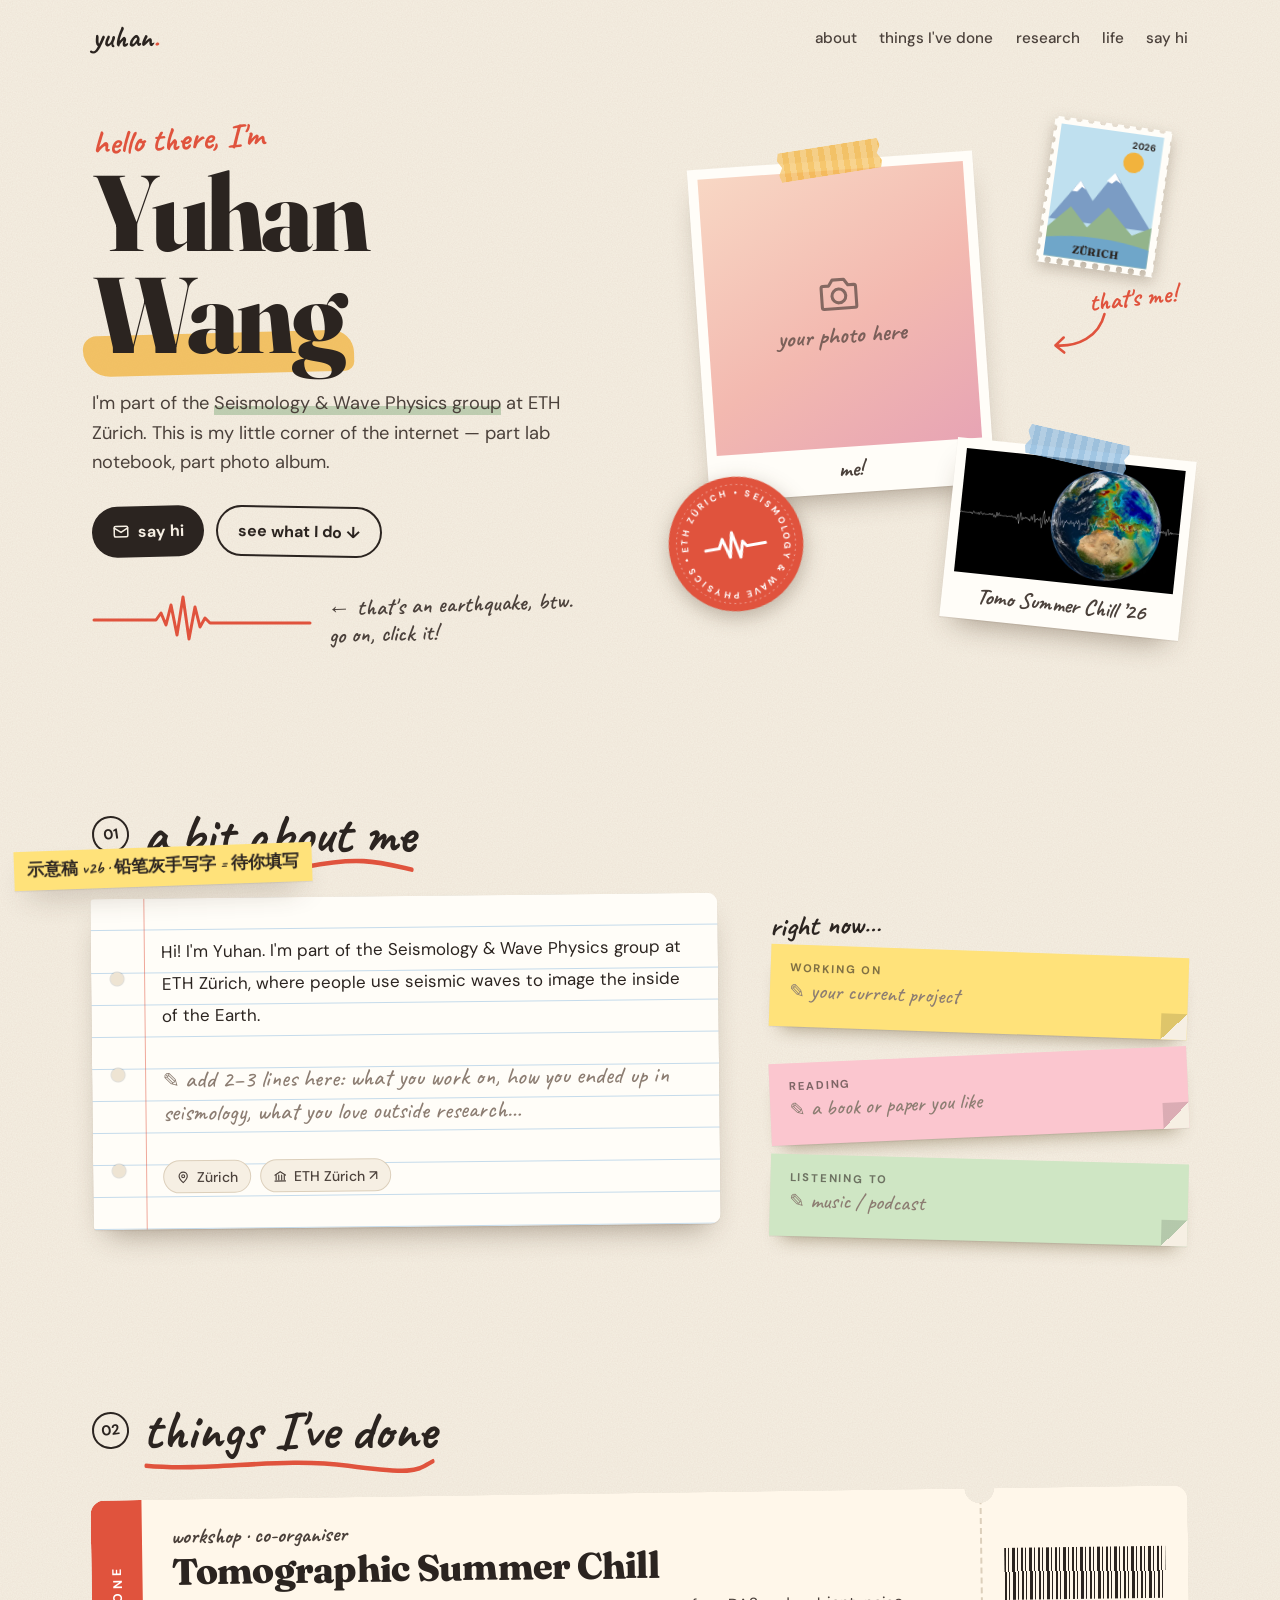
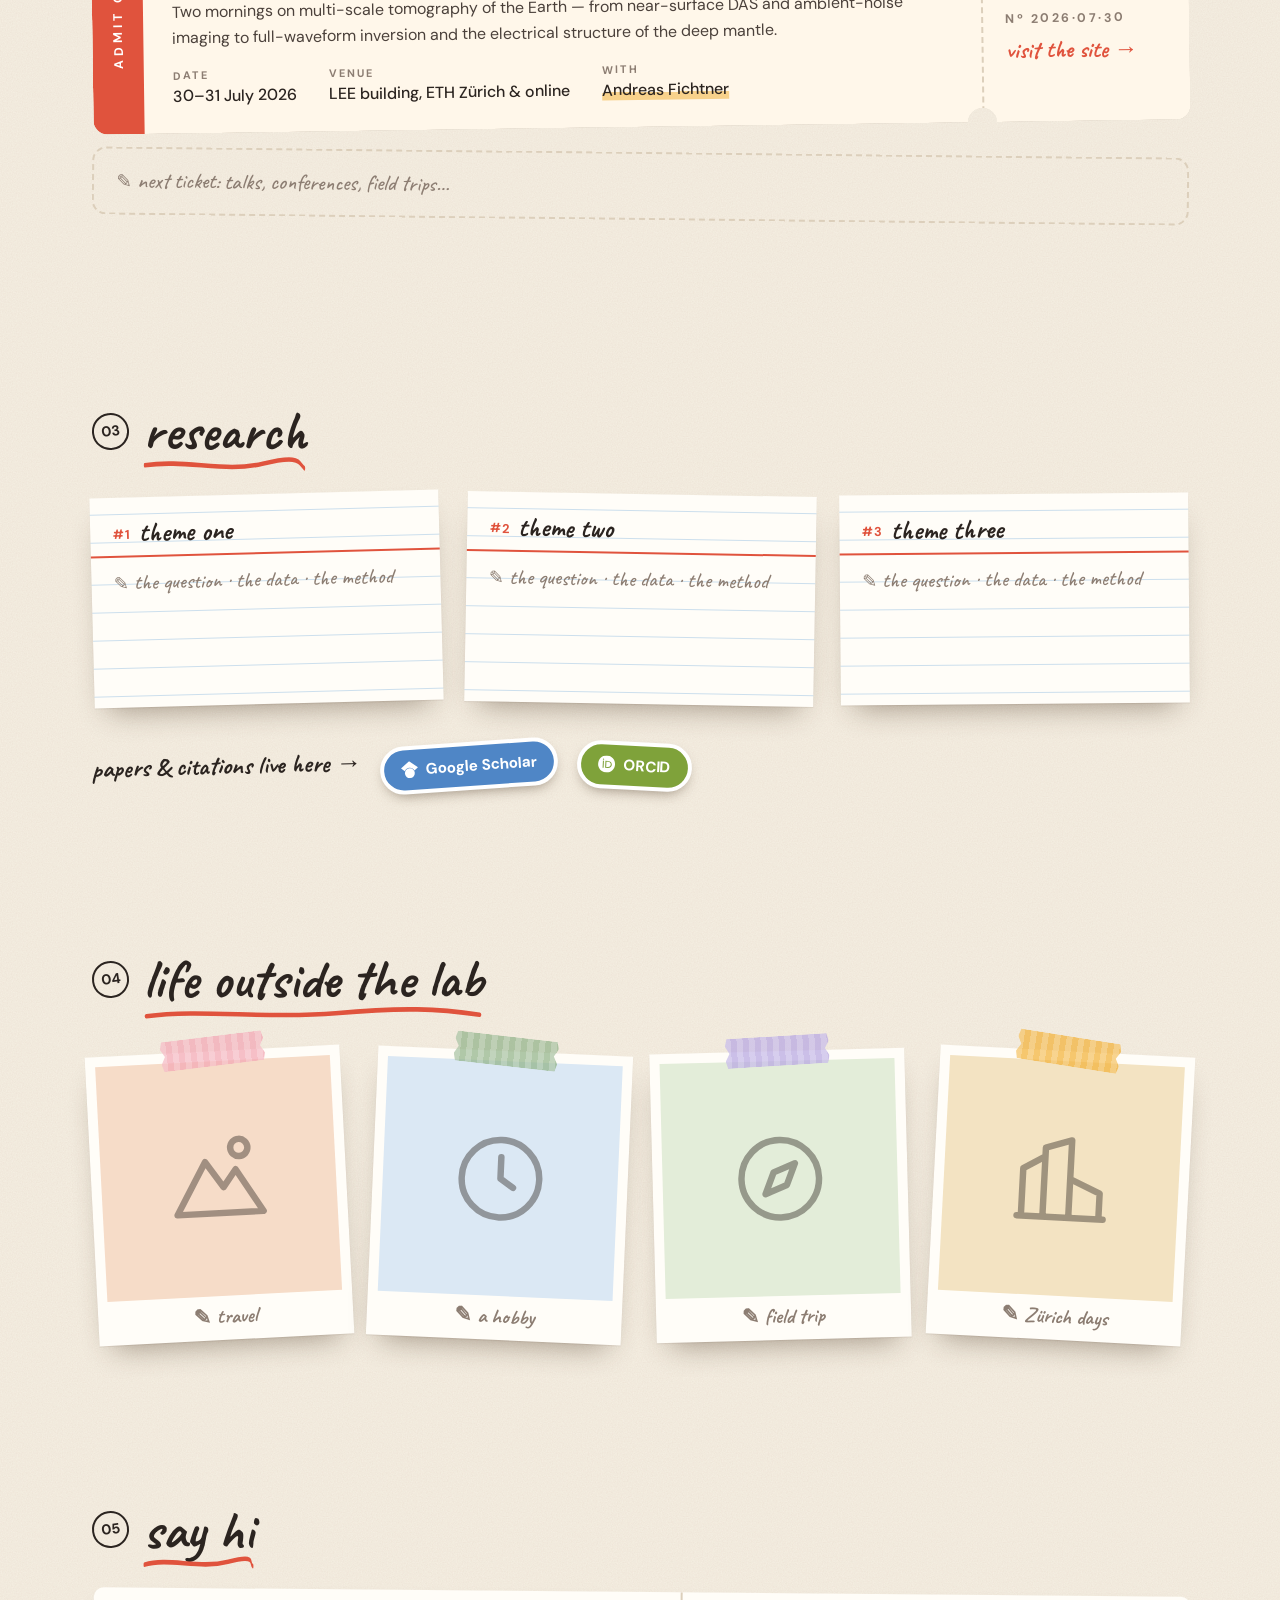
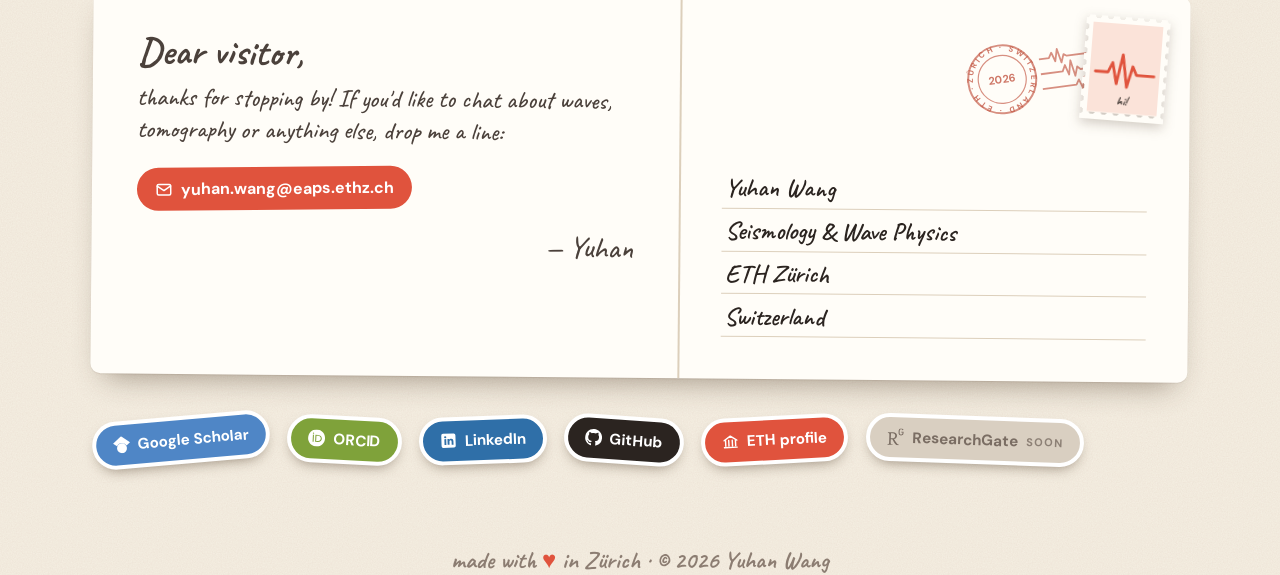
<file: drafts/v2b/index.html>
<!doctype html>
<!-- v2b · warm scrapbook: paper, polaroids, washi tape, sticky notes, a ticket stub and a postcard. -->
<html lang="en">
<head>
<meta charset="utf-8">
<meta name="viewport" content="width=device-width, initial-scale=1">
<meta name="robots" content="noindex">
<title>Yuhan Wang · hello!</title>
<meta name="description" content="Yuhan Wang — Seismology &amp; Wave Physics group, ETH Zürich. Part lab notebook, part photo album.">
<meta name="theme-color" content="#f6efe3">
<link rel="icon" href="data:image/svg+xml,%3Csvg xmlns='http://www.w3.org/2000/svg' viewBox='0 0 64 64'%3E%3Crect width='64' height='64' rx='14' fill='%23e0533d'/%3E%3Cpath d='M8 34h12l4-8 5 16 6-24 6 26 4-14 3 4h8' fill='none' stroke='%23fff' stroke-width='4.5' stroke-linecap='round' stroke-linejoin='round'/%3E%3C/svg%3E">
<link rel="preconnect" href="https://fonts.googleapis.com">
<link rel="preconnect" href="https://fonts.gstatic.com" crossorigin>
<link href="https://fonts.googleapis.com/css2?family=Caveat:wght@500;700&family=DM+Sans:wght@400;500;700&family=Fraunces:ital,opsz,wght@0,9..144,400..800;1,9..144,400..800&display=swap" rel="stylesheet">
<style>
:root{
  --paper:#f6efe3; --paper2:#eee4d3; --card:#fffdf8;
  --ink:#2b2420; --ink2:#4b413b; --pencil:#8c7d72; --rule:#dccfbb;
  --red:#e0533d; --mustard:#f2b33d; --sage:#93b48b; --sky:#7fb2dc; --pink:#f3a9b6; --lilac:#b9a8e2;
  --hand:"Caveat",cursive; --serif:"Fraunces",Georgia,serif; --sans:"DM Sans",system-ui,sans-serif;
  --shadow:0 1px 1px rgba(60,40,20,.08), 0 16px 30px -14px rgba(60,40,20,.45);
  --pad:clamp(1rem,4vw,2.6rem);
}
*{box-sizing:border-box}
html{scroll-behavior:smooth}
@media (prefers-reduced-motion:reduce){html{scroll-behavior:auto}}
body{
  margin:0; color:var(--ink); font-family:var(--sans); line-height:1.6; -webkit-font-smoothing:antialiased;
  background-color:var(--paper);
  background-image:url("data:image/svg+xml,%3Csvg xmlns='http://www.w3.org/2000/svg' width='180' height='180'%3E%3Cfilter id='n'%3E%3CfeTurbulence type='fractalNoise' baseFrequency='.8' numOctaves='3' stitchTiles='stitch'/%3E%3CfeColorMatrix values='0 0 0 0 .36 0 0 0 0 .27 0 0 0 0 .17 0 0 0 .11 0'/%3E%3C/filter%3E%3Crect width='100%25' height='100%25' filter='url(%23n)'/%3E%3C/svg%3E");
}
a{color:inherit}
img{display:block; max-width:100%}
:focus-visible{outline:2.5px dashed var(--red); outline-offset:4px; border-radius:6px}
.wrap{max-width:1180px; margin:0 auto; padding:0 var(--pad)}
.pencil{font:500 1.38rem/1.3 var(--hand); color:var(--pencil)}
.pencil::before{content:"✎ "; font-family:var(--sans); font-size:.85em}

.draft{position:fixed; left:14px; bottom:14px; z-index:50; margin:0; padding:.55rem .8rem .6rem; background:#ffe27a; font:700 1.05rem/1.2 var(--hand); color:var(--ink); transform:rotate(-2deg); box-shadow:var(--shadow)}

/* ============================ NAV ============================ */
.nav{display:flex; align-items:center; justify-content:space-between; padding-top:1.4rem; padding-bottom:1rem}
.logo{font:700 1.9rem/1 var(--hand); text-decoration:none; color:var(--ink)}
.logo span{color:var(--red)}
.nav ul{display:flex; gap:1.4rem; list-style:none; margin:0; padding:0}
.nav ul a{font:500 .95rem var(--sans); text-decoration:none; color:var(--ink2); background:linear-gradient(var(--mustard),var(--mustard)) 0 88%/0 35% no-repeat; transition:background-size .3s}
.nav ul a:hover{background-size:100% 35%}

/* ============================ HERO ============================ */
.hero{display:grid; grid-template-columns:minmax(0,1.02fr) minmax(0,1fr); gap:clamp(1.5rem,5vw,4.5rem); align-items:center; padding-top:clamp(2rem,6vh,4.5rem); padding-bottom:clamp(3rem,9vh,6rem)}
.hello{display:inline-block; margin:0 0 .3rem; font:700 2.1rem/1 var(--hand); color:var(--red); transform:rotate(-3deg)}
.hero h1{margin:0; font:800 clamp(3.4rem,8.4vw,6.8rem)/.95 var(--serif); letter-spacing:-.035em; font-variation-settings:"opsz" 144}
.hl{position:relative; white-space:nowrap; z-index:0}
.hl::after{content:""; position:absolute; z-index:-1; left:-.08em; right:-.1em; bottom:.06em; height:.38em; background:var(--mustard); opacity:.75; border-radius:.3em .5em .2em .6em; transform:rotate(-1.5deg)}
.intro{margin:1.5rem 0 0; max-width:30rem; font-size:1.14rem; color:var(--ink2)}
.intro a{text-decoration:none; background:linear-gradient(transparent 62%, rgba(147,180,139,.55) 62%)}
.btns{display:flex; flex-wrap:wrap; gap:.8rem; margin-top:1.8rem}
.btn{display:inline-flex; align-items:center; gap:.5rem; padding:.8rem 1.25rem; border-radius:999px; font:700 1rem var(--sans); text-decoration:none; transition:transform .2s}
.btn svg{width:18px; height:18px}
.btn.solid{background:var(--ink); color:var(--paper); transform:rotate(-1.5deg)}
.btn.line{border:2px solid var(--ink); transform:rotate(1deg)}
.btn:hover{transform:rotate(0) translateY(-2px)}

.doodle{margin-top:2.2rem; display:flex; align-items:center; gap:1rem; flex-wrap:wrap}
.quake{background:none; border:0; padding:0; cursor:pointer; color:var(--red)}
.quake svg{display:block; width:220px; height:52px}
.quake path{fill:none; stroke:currentColor; stroke-width:3; stroke-linecap:round; stroke-linejoin:round; stroke-dasharray:420; stroke-dashoffset:0}
.quake.go path{animation:draw 1.1s ease-out}
@keyframes draw{from{stroke-dashoffset:420}to{stroke-dashoffset:0}}
.doodle p{margin:0; font:600 1.45rem/1.15 var(--hand); color:var(--ink2); transform:rotate(-2deg)}
.shake{animation:shake .55s cubic-bezier(.36,.07,.19,.97)}
@keyframes shake{10%,90%{transform:translate(-1px,0)}20%,80%{transform:translate(3px,-1px)}30%,50%,70%{transform:translate(-5px,1px)}40%,60%{transform:translate(5px,0)}}

/* collage */
.collage{position:relative; width:100%; max-width:540px; aspect-ratio:1/1.02; justify-self:center}
.polaroid{position:absolute; margin:0; padding:10px 10px 0; background:var(--card); box-shadow:var(--shadow); transform:rotate(var(--r,0deg)); transition:transform .35s cubic-bezier(.2,.8,.2,1), box-shadow .35s}
.polaroid:hover{transform:rotate(0) translateY(-6px) scale(1.02); box-shadow:0 2px 2px rgba(60,40,20,.08), 0 26px 40px -16px rgba(60,40,20,.5); z-index:6}
.polaroid .photo{position:relative; overflow:hidden; aspect-ratio:1/1.04; background:#e9dfcf}
.polaroid img{width:100%; height:100%; object-fit:cover}
.polaroid figcaption{padding:.6rem .2rem .8rem; text-align:center; font:700 1.4rem/1.05 var(--hand); color:var(--ink2)}
.tape{position:absolute; z-index:2; top:-15px; left:50%; width:104px; height:30px; transform:translateX(-50%) rotate(var(--tr,-4deg)); opacity:.86;
  background:repeating-linear-gradient(90deg, rgba(255,255,255,.22) 0 6px, transparent 6px 12px), var(--tc,rgba(242,179,61,.85));
  clip-path:polygon(2% 0,98% 0,100% 25%,96% 50%,100% 75%,98% 100%,2% 100%,0 75%,4% 50%,0 25%)}
.polaroid .ph-photo{display:grid; place-items:center; align-content:center; gap:.4rem; background:linear-gradient(150deg,#f8d7c4,#f3b9b0 55%,#e7a4b4)}
.ph-photo svg{width:46px; height:46px; color:rgba(43,36,32,.55)}
.ph-photo span{font:700 1.5rem/1 var(--hand); color:rgba(43,36,32,.6)}
.p-me{left:4%; top:7%; width:56%; --r:-4deg; z-index:2}
.p-ws{right:0; bottom:3%; width:47%; --r:6deg; z-index:3}
.p-ws .photo{aspect-ratio:16/11; background:#000}
.p-ws img{object-position:64% 50%}
.stamp{position:absolute; right:5%; top:0; width:23%; z-index:4; transform:rotate(8deg); filter:drop-shadow(0 6px 8px rgba(60,40,20,.3))}
.perf{padding:7px; background:var(--card);
  -webkit-mask:linear-gradient(#000 0 0) content-box, radial-gradient(circle,transparent 3px,#000 3.4px) -6px -6px/12px 12px;
          mask:linear-gradient(#000 0 0) content-box, radial-gradient(circle,transparent 3px,#000 3.4px) -6px -6px/12px 12px}
.perf svg{display:block; width:100%; height:auto}
.badge{position:absolute; left:-2%; bottom:6%; width:27%; z-index:4; transform:rotate(-10deg); filter:drop-shadow(0 6px 10px rgba(60,40,20,.3))}
.badge .spin{transform-origin:80px 80px; animation:spin 26s linear infinite}
@keyframes spin{to{transform:rotate(360deg)}}
.me-note{position:absolute; z-index:5; right:2%; top:31%; margin:0; font:700 1.6rem/1 var(--hand); color:var(--red); transform:rotate(-6deg)}
.me-note svg{display:block; width:70px; height:44px; margin:-4px 0 0 -46px; color:var(--red)}

/* ========================== SECTIONS ========================== */
.sec{padding-top:clamp(3rem,9vh,6rem); padding-bottom:clamp(3rem,9vh,6rem)}
.sh{display:flex; align-items:baseline; gap:.9rem; margin-bottom:2.2rem}
.sh .n{display:grid; place-items:center; width:2.3rem; height:2.3rem; border:2px solid var(--ink); border-radius:50%; font:700 .9rem var(--sans); transform:rotate(-8deg); flex:none; align-self:center}
.sh h2{position:relative; margin:0; font:700 clamp(2.4rem,5vw,3.4rem)/1 var(--hand)}
.sh h2 svg{position:absolute; left:0; bottom:-.35em; width:100%; height:.45em; color:var(--red)}
.sh h2 svg path{fill:none; stroke:currentColor; stroke-width:3; stroke-linecap:round}

/* about: notebook + sticky notes */
.about{display:grid; grid-template-columns:minmax(0,1.5fr) minmax(0,1fr); gap:clamp(1.5rem,4vw,3.5rem); align-items:start}
.notebook{position:relative; padding:2.3rem 2rem 2.2rem 4.4rem; background-color:var(--card); border-radius:4px 10px 10px 4px; box-shadow:var(--shadow); transform:rotate(-.6deg); line-height:32px; font-size:1.06rem;
  background-image:linear-gradient(90deg,transparent 3.3rem,rgba(224,83,61,.5) 3.3rem,rgba(224,83,61,.5) calc(3.3rem + 1.5px),transparent calc(3.3rem + 1.5px)),
                   repeating-linear-gradient(to bottom,transparent 0 31px,rgba(127,178,220,.45) 31px 32px);
  background-position:0 0, 0 calc(2.3rem + 6px)}
.notebook::before{content:""; position:absolute; left:1.15rem; top:2rem; bottom:2rem; width:16px; background:radial-gradient(circle,var(--paper2) 6px,rgba(0,0,0,.12) 7px,transparent 8px) 0 0/16px 96px repeat-y}
.notebook p{margin:0 0 32px}
.notebook p:last-child{margin-bottom:0}
.notebook .pencil{line-height:32px; font-size:1.5rem}
.chips{display:flex; flex-wrap:wrap; gap:.6rem; margin-top:4px}
.chip{display:inline-flex; align-items:center; gap:.4rem; padding:.05rem .75rem; border-radius:999px; background:var(--paper); border:1.5px solid var(--rule); font:500 .88rem/30px var(--sans); color:var(--ink2); text-decoration:none}
.chip svg{width:14px; height:14px}
.notes{display:grid; gap:1.4rem; padding-top:.6rem}
.notes h3{margin:0 0 -.4rem; font:700 1.8rem/1 var(--hand); transform:rotate(-2deg)}
.note{position:relative; margin:0; padding:1rem 1.2rem 1.3rem; background:var(--nc,#ffe27a); box-shadow:0 1px 1px rgba(0,0,0,.06), 0 14px 18px -12px rgba(80,60,20,.45); transform:rotate(var(--r,0deg)); transition:transform .3s}
.note:hover{transform:rotate(0) scale(1.03)}
.note::after{content:""; position:absolute; right:0; bottom:0; width:26px; height:26px; background:linear-gradient(315deg,var(--paper) 50%,rgba(0,0,0,.13) 50%)}
.note b{display:block; margin-bottom:.15rem; font:700 .7rem var(--sans); letter-spacing:.16em; text-transform:uppercase; color:rgba(43,36,32,.6)}

/* work: ticket stub */
.ticket{position:relative; display:grid; grid-template-columns:3.2rem minmax(0,1fr) 13rem; background:#fff7ea; border-radius:14px; box-shadow:var(--shadow); transform:rotate(-.8deg);
  -webkit-mask:radial-gradient(circle 15px at calc(100% - 13rem) 0,transparent 98%,#000) top/100% 51% no-repeat, radial-gradient(circle 15px at calc(100% - 13rem) 100%,transparent 98%,#000) bottom/100% 51% no-repeat;
          mask:radial-gradient(circle 15px at calc(100% - 13rem) 0,transparent 98%,#000) top/100% 51% no-repeat, radial-gradient(circle 15px at calc(100% - 13rem) 100%,transparent 98%,#000) bottom/100% 51% no-repeat}
.t-side{display:grid; place-items:center; background:var(--red); border-radius:14px 0 0 14px}
.t-side span{writing-mode:vertical-rl; transform:rotate(180deg); font:700 .78rem var(--sans); letter-spacing:.32em; color:#fff}
.t-main{padding:1.6rem 1.8rem 1.5rem}
.t-kicker{margin:0; font:700 1.35rem/1 var(--hand); color:var(--red)}
.t-main h3{margin:.35rem 0 .6rem; font:800 clamp(1.6rem,3vw,2.3rem)/1.02 var(--serif); letter-spacing:-.02em}
.t-main p{margin:0; color:var(--ink2)}
.t-meta{display:flex; flex-wrap:wrap; gap:.8rem 2rem; margin:1.1rem 0 0}
.t-meta div{min-width:7rem}
.t-meta dt{font:700 .68rem var(--sans); letter-spacing:.18em; text-transform:uppercase; color:var(--pencil)}
.t-meta dd{margin:.1rem 0 0; font-weight:500}
.t-meta a{text-decoration:none; background:linear-gradient(transparent 62%, rgba(242,179,61,.55) 62%)}
.t-stub{display:flex; flex-direction:column; justify-content:center; gap:.7rem; padding:1.4rem 1.4rem; border-left:2.5px dashed var(--rule)}
.barcode{height:52px; background:repeating-linear-gradient(90deg,var(--ink) 0 2px,transparent 2px 4px,var(--ink) 4px 5px,transparent 5px 8px,var(--ink) 8px 11px,transparent 11px 13px,var(--ink) 13px 14px,transparent 14px 17px)}
.t-no{margin:0; font:700 .78rem var(--sans); letter-spacing:.2em; color:var(--pencil)}
.t-link{font:700 1.5rem/1 var(--hand); color:var(--red); text-decoration:none}
.t-link:hover{text-decoration:underline}
.ticket-next{margin-top:1.6rem; padding:1.1rem 1.4rem; border:2.5px dashed var(--rule); border-radius:14px; transform:rotate(.6deg)}

/* research: index cards */
.cards{display:grid; grid-template-columns:repeat(3,minmax(0,1fr)); gap:1.6rem}
.icard{margin:0; padding:1.4rem 1.4rem 1.6rem; min-height:210px; background-color:var(--card); box-shadow:var(--shadow); transform:rotate(var(--r,0deg)); transition:transform .3s;
  background-image:linear-gradient(var(--red),var(--red)), repeating-linear-gradient(to bottom,transparent 0 27px,rgba(127,178,220,.4) 27px 28px);
  background-size:100% 2px, 100% 100%; background-position:0 3.6rem, 0 3.7rem; background-repeat:no-repeat, repeat}
.icard:hover{transform:rotate(0) translateY(-4px)}
.icard h3{margin:0 0 1.2rem; font:700 1.7rem/1 var(--hand)}
.icard h3 small{font:700 .8rem var(--sans); color:var(--red); letter-spacing:.1em; margin-right:.5rem; vertical-align:.25em}
.icard .pencil{font-size:1.32rem; line-height:28px}
.papers{display:flex; flex-wrap:wrap; align-items:center; gap:1rem 1.2rem; margin-top:2.4rem}
.papers p{margin:0; font:700 1.6rem/1.1 var(--hand); transform:rotate(-1.5deg)}

/* life: photo wall */
.wall{display:grid; grid-template-columns:repeat(4,minmax(0,1fr)); gap:1.6rem; padding-top:.6rem}
.wall .polaroid{position:relative}
.wall .photo{display:grid; place-items:center; aspect-ratio:1/1}
.wall .photo svg{width:44%; height:44%; color:rgba(43,36,32,.42)}
.wall figcaption{font-size:1.3rem; color:var(--pencil)}

/* contact: postcard + stickers */
.postcard{display:grid; grid-template-columns:minmax(0,1.15fr) minmax(0,1fr); background:var(--card); border-radius:10px; box-shadow:var(--shadow); transform:rotate(.5deg); overflow:hidden}
.pc-msg{padding:clamp(1.6rem,4vw,2.8rem)}
.pc-msg .dear{margin:0 0 .6rem; font:700 2.4rem/1 var(--hand)}
.pc-msg p{margin:0; font:500 1.55rem/1.3 var(--hand); color:var(--ink2)}
.pc-mail{display:inline-flex; align-items:center; gap:.55rem; margin:1.3rem 0 1rem; padding:.7rem 1.1rem; border-radius:999px; background:var(--red); color:#fff; font:700 1rem var(--sans); text-decoration:none; transform:rotate(-1deg); transition:transform .2s}
.pc-mail:hover{transform:rotate(0) translateY(-2px)}
.pc-mail svg{width:18px; height:18px}
.sign{text-align:right; font-size:1.9rem !important}
.pc-addr{position:relative; padding:clamp(1.6rem,4vw,2.6rem); border-left:2px solid var(--rule)}
.pc-stamp{position:absolute; right:1.4rem; top:1.3rem; width:84px; transform:rotate(4deg); filter:drop-shadow(0 4px 6px rgba(60,40,20,.25))}
.postmark{position:absolute; right:5.2rem; top:2.2rem; width:150px; transform:rotate(-8deg); opacity:.9}
.addr{list-style:none; margin:8.2rem 0 0; padding:0}
.addr li{padding:.2rem .2rem .1rem; border-bottom:1.5px solid var(--rule); font:600 1.6rem/1.45 var(--hand)}
.stickers{display:flex; flex-wrap:wrap; gap:1rem 1.1rem; list-style:none; margin:2.4rem 0 0; padding:0}
.sticker{display:inline-flex; align-items:center; gap:.5rem; padding:.62rem 1.05rem; border-radius:999px; border:4px solid #fff; background:var(--bg,#2b2420); color:#fff; font:700 .95rem var(--sans); text-decoration:none; box-shadow:0 6px 14px -6px rgba(60,40,20,.55); transform:rotate(var(--r,0deg)); transition:transform .2s}
.sticker:hover{transform:rotate(0) scale(1.06)}
.sticker svg{width:17px; height:17px}
.sticker.soon{background:#d9cfc1; color:#7a6d63}
.sticker small{font:700 .7rem var(--sans); letter-spacing:.1em; text-transform:uppercase; opacity:.8}

footer{padding-top:2rem; padding-bottom:4.5rem; text-align:center; font:700 1.5rem var(--hand); color:var(--pencil)}
footer span{color:var(--red)}

/* ========================= RESPONSIVE ========================= */
@media (max-width:900px){
  .hero, .about, .postcard{grid-template-columns:1fr}
  .collage{max-width:460px}
  .cards{grid-template-columns:1fr}
  .wall{grid-template-columns:repeat(2,minmax(0,1fr))}
  .pc-addr{border-left:0; border-top:2px dashed var(--rule)}
  .ticket{grid-template-columns:2.6rem minmax(0,1fr); -webkit-mask:none; mask:none}
  .t-stub{grid-column:2; border-left:0; border-top:2.5px dashed var(--rule); flex-direction:row; align-items:center; flex-wrap:wrap}
  .barcode{width:120px; height:40px}
}
@media (max-width:640px){
  .nav ul{display:none}
  .quake svg{width:170px}
  .me-note{font-size:1.35rem}
}
@media (prefers-reduced-motion:reduce){
  .badge .spin, .quake.go path, .shake{animation:none}
  .polaroid, .note, .icard, .sticker, .btn{transition:none}
}
</style>
</head>
<body>
<p class="draft" role="note">示意稿 v2b · 铅笔灰手写字 = 待你填写</p>

<header class="wrap nav">
  <a class="logo" href="#top">yuhan<span>.</span></a>
  <nav aria-label="Sections"><ul><li><a href="#about">about</a></li><li><a href="#work">things I've done</a></li><li><a href="#research">research</a></li><li><a href="#life">life</a></li><li><a href="#hi">say hi</a></li></ul></nav>
</header>

<main id="top">
<!-- ============================ HERO ============================ -->
<section class="wrap hero" id="hero">
  <div>
    <p class="hello">hello there, I'm</p>
    <h1>Yuhan <span class="hl">Wang</span></h1>
    <p class="intro">I'm part of the <a href="https://cos.ethz.ch/" target="_blank" rel="noopener">Seismology &amp; Wave Physics group</a> at ETH Zürich. This is my little corner of the internet — part lab notebook, part photo album.</p>
    <div class="btns">
      <a class="btn solid" href="#hi"><svg viewBox="0 0 24 24" fill="none" stroke="currentColor" stroke-width="2" stroke-linecap="round" stroke-linejoin="round"><rect x="3" y="5" width="18" height="14" rx="2"/><path d="m3 7 9 6 9-6"/></svg>say hi</a>
      <a class="btn line" href="#about">see what I do ↓</a>
    </div>
    <div class="doodle">
      <button class="quake" id="quake" type="button" aria-label="Make a tiny earthquake">
        <svg viewBox="0 0 220 52" aria-hidden="true"><path d="M2 28 H64 l5 -7 5 12 5 -20 6 30 6 -38 6 42 6 -32 5 20 5 -9 5 5 H218"/></svg>
      </button>
      <p>← that's an earthquake, btw.<br>go on, click it!</p>
    </div>
  </div>

  <div class="collage" aria-label="Photo collage">
    <figure class="polaroid p-me">
      <span class="tape" style="--tr:-5deg"></span>
      <div class="photo ph-photo">
        <svg viewBox="0 0 24 24" fill="none" stroke="currentColor" stroke-width="1.6" stroke-linecap="round" stroke-linejoin="round" aria-hidden="true"><path d="M4 8h3l2-3h6l2 3h3a1 1 0 0 1 1 1v10a1 1 0 0 1-1 1H4a1 1 0 0 1-1-1V9a1 1 0 0 1 1-1z"/><circle cx="12" cy="13.5" r="3.6"/></svg>
        <span>your photo here</span>
      </div>
      <figcaption>me!</figcaption>
    </figure>
    <figure class="polaroid p-ws">
      <span class="tape" style="--tr:7deg; --tc:rgba(127,178,220,.85)"></span>
      <a class="photo" href="https://wangyuhan2002.github.io/2026-tomo-workshop/" target="_blank" rel="noopener" aria-label="Tomographic Summer Chill workshop website"><img src="assets/tsc-2026.webp" width="960" height="540" alt="Workshop illustration: a seismogram crossing a globe shaded by seismic velocity anomalies beneath Europe."></a>
      <figcaption>Tomo Summer Chill ’26</figcaption>
    </figure>
    <div class="stamp"><div class="perf">
      <svg viewBox="0 0 100 128" aria-hidden="true">
        <rect width="100" height="128" fill="#bfe0ef"/>
        <circle cx="74" cy="28" r="10" fill="#f2b33d"/>
        <path d="M0 92 L26 52 L40 70 L58 40 L100 92 Z" fill="#7b9cc4"/>
        <path d="M51 49 L58 40 L65 50 L60 47 L56 51 Z" fill="#fff"/>
        <path d="M19 63 L26 52 L32 60 L28 58 L24 63 Z" fill="#fff"/>
        <path d="M0 100 L20 78 L38 96 L56 74 L82 98 L100 88 L100 128 L0 128 Z" fill="#93b48b"/>
        <path d="M0 110 Q50 100 100 110 L100 128 L0 128 Z" fill="#6fa6c9"/>
        <text x="50" y="123" text-anchor="middle" font-family="Fraunces, Georgia, serif" font-weight="700" font-size="10.5" fill="#2b2420">ZÜRICH</text>
        <text x="94" y="14" text-anchor="end" font-family="DM Sans, sans-serif" font-weight="700" font-size="9" fill="#2b2420">2026</text>
      </svg>
    </div></div>
    <svg class="badge" viewBox="0 0 160 160" aria-hidden="true">
      <circle cx="80" cy="80" r="78" fill="#e0533d"/>
      <circle cx="80" cy="80" r="69" fill="none" stroke="#fff" stroke-opacity=".55" stroke-dasharray="2 4"/>
      <defs><path id="bc" d="M80 80 m-56 0 a56 56 0 1 1 112 0 a56 56 0 1 1 -112 0"/></defs>
      <g class="spin"><text font-family="DM Sans, sans-serif" font-weight="700" font-size="10.5" fill="#fff"><textPath href="#bc" textLength="346" lengthAdjust="spacing">ETH ZÜRICH • SEISMOLOGY &amp; WAVE PHYSICS •</textPath></text></g>
      <path d="M44 82 h16 l5 -10 6 22 6 -28 6 30 5 -18 4 6 h22" fill="none" stroke="#fff" stroke-width="3.5" stroke-linecap="round" stroke-linejoin="round"/>
    </svg>
    <p class="me-note">that's me!
      <svg viewBox="0 0 70 44" aria-hidden="true"><path d="M60 4 C52 26 30 34 8 30 M8 30 l9 -7 M8 30 l8 8" fill="none" stroke="currentColor" stroke-width="2.6" stroke-linecap="round"/></svg>
    </p>
  </div>
</section>

<!-- ============================ ABOUT ============================ -->
<section class="wrap sec" id="about">
  <header class="sh"><span class="n">01</span><h2>a bit about me<svg viewBox="0 0 300 16" preserveAspectRatio="none" aria-hidden="true"><path d="M3 10 C60 3 120 14 180 7 S260 4 297 9"/></svg></h2></header>
  <div class="about">
    <div class="notebook">
      <p>Hi! I'm Yuhan. I'm part of the Seismology &amp; Wave Physics group at ETH Zürich, where people use seismic waves to image the inside of the Earth.</p>
      <p class="pencil">add 2–3 lines here: what you work on, how you ended up in seismology, what you love outside research…</p>
      <div class="chips">
        <span class="chip"><svg viewBox="0 0 24 24" fill="none" stroke="currentColor" stroke-width="2"><path d="M12 21s-7-6-7-11a7 7 0 0 1 14 0c0 5-7 11-7 11z"/><circle cx="12" cy="10" r="2.5"/></svg>Zürich</span>
        <a class="chip" href="https://cos.ethz.ch/people/person-detail.yuhan-wang.html" target="_blank" rel="noopener"><svg viewBox="0 0 24 24" fill="none" stroke="currentColor" stroke-width="2" stroke-linecap="round" stroke-linejoin="round"><path d="M3 10 12 4l9 6"/><path d="M5 10v8M9.5 10v8M14.5 10v8M19 10v8"/><path d="M3 20h18"/></svg>ETH Zürich ↗</a>
      </div>
    </div>
    <div class="notes">
      <h3>right now…</h3>
      <p class="note" style="--r:2deg"><b>working on</b><span class="pencil">your current project</span></p>
      <p class="note" style="--r:-2.5deg; --nc:#fbc6cf"><b>reading</b><span class="pencil">a book or paper you like</span></p>
      <p class="note" style="--r:1.5deg; --nc:#cfe6c4"><b>listening to</b><span class="pencil">music / podcast</span></p>
    </div>
  </div>
</section>

<!-- ============================ WORK ============================ -->
<section class="wrap sec" id="work">
  <header class="sh"><span class="n">02</span><h2>things I've done<svg viewBox="0 0 300 16" preserveAspectRatio="none" aria-hidden="true"><path d="M3 9 C70 13 140 3 210 9 S280 12 297 6"/></svg></h2></header>
  <article class="ticket">
    <div class="t-side" aria-hidden="true"><span>ADMIT ONE</span></div>
    <div class="t-main">
      <p class="t-kicker">workshop · co-organiser</p>
      <h3>Tomographic Summer Chill</h3>
      <p>Two mornings on multi-scale tomography of the Earth — from near-surface DAS and ambient-noise imaging to full-waveform inversion and the electrical structure of the deep mantle.</p>
      <dl class="t-meta">
        <div><dt>date</dt><dd>30–31 July 2026</dd></div>
        <div><dt>venue</dt><dd>LEE building, ETH Zürich &amp; online</dd></div>
        <div><dt>with</dt><dd><a href="https://cos.ethz.ch/people/person-detail.andreas-fichtner.html" target="_blank" rel="noopener">Andreas Fichtner</a></dd></div>
      </dl>
    </div>
    <div class="t-stub">
      <div class="barcode" aria-hidden="true"></div>
      <p class="t-no">Nº 2026·07·30</p>
      <a class="t-link" href="https://wangyuhan2002.github.io/2026-tomo-workshop/" target="_blank" rel="noopener">visit the site →</a>
    </div>
  </article>
  <p class="ticket-next pencil">next ticket: talks, conferences, field trips…</p>
</section>

<!-- ========================== RESEARCH ========================== -->
<section class="wrap sec" id="research">
  <header class="sh"><span class="n">03</span><h2>research<svg viewBox="0 0 300 16" preserveAspectRatio="none" aria-hidden="true"><path d="M3 8 C80 4 150 13 220 7 S285 6 297 10"/></svg></h2></header>
  <div class="cards">
    <article class="icard" style="--r:-1.5deg"><h3><small>#1</small>theme one</h3><p class="pencil">the question · the data · the method</p></article>
    <article class="icard" style="--r:1deg"><h3><small>#2</small>theme two</h3><p class="pencil">the question · the data · the method</p></article>
    <article class="icard" style="--r:-.5deg"><h3><small>#3</small>theme three</h3><p class="pencil">the question · the data · the method</p></article>
  </div>
  <div class="papers">
    <p>papers &amp; citations live here →</p>
    <a class="sticker" style="--bg:#4f86c6; --r:-4deg" href="https://scholar.google.com/citations?user=DLRFdHEAAAAJ&amp;hl=en" target="_blank" rel="noopener"><svg viewBox="0 0 24 24" fill="currentColor"><path d="M5.242 13.769L0 9.5 12 0l12 9.5-5.242 4.269C17.548 11.249 14.978 9.5 12 9.5c-2.977 0-5.548 1.748-6.758 4.269zM12 10a7 7 0 1 0 0 14 7 7 0 0 0 0-14z"/></svg>Google Scholar</a>
    <a class="sticker" style="--bg:#7fa23a; --r:3deg" href="https://orcid.org/0000-0001-6451-1166" target="_blank" rel="noopener"><svg viewBox="0 0 24 24" fill="currentColor"><path d="M12 0C5.372 0 0 5.372 0 12s5.372 12 12 12 12-5.372 12-12S18.628 0 12 0zM7.369 4.378c.525 0 .947.431.947.947s-.422.947-.947.947a.95.95 0 0 1-.947-.947c0-.525.422-.947.947-.947zm-.722 3.038h1.444v10.041H6.647V7.416zm3.562 0h3.9c3.712 0 5.344 2.653 5.344 5.025 0 2.578-2.016 5.025-5.325 5.025h-3.919V7.416zm1.444 1.303v7.444h2.297c3.272 0 4.022-2.484 4.022-3.722 0-2.016-1.284-3.722-4.097-3.722h-2.222z"/></svg>ORCID</a>
  </div>
</section>

<!-- ============================ LIFE ============================ -->
<section class="wrap sec" id="life">
  <header class="sh"><span class="n">04</span><h2>life outside the lab<svg viewBox="0 0 300 16" preserveAspectRatio="none" aria-hidden="true"><path d="M3 10 C50 5 110 12 170 8 S260 5 297 9"/></svg></h2></header>
  <div class="wall">
    <figure class="polaroid" style="--r:-3deg"><span class="tape" style="--tc:rgba(243,169,182,.85)"></span><div class="photo" style="background:#f6dcc8"><svg viewBox="0 0 24 24" fill="none" stroke="currentColor" stroke-width="1.5" stroke-linejoin="round" aria-hidden="true"><path d="M2 20 9 8l4 6 3-4 6 10z"/><circle cx="17" cy="5" r="2"/></svg></div><figcaption>✎ travel</figcaption></figure>
    <figure class="polaroid" style="--r:2.5deg"><span class="tape" style="--tc:rgba(147,180,139,.85); --tr:4deg"></span><div class="photo" style="background:#dbe8f4"><svg viewBox="0 0 24 24" fill="none" stroke="currentColor" stroke-width="1.5" stroke-linecap="round" stroke-linejoin="round" aria-hidden="true"><circle cx="12" cy="12" r="9"/><path d="M12 7v5l3 2"/></svg></div><figcaption>✎ a hobby</figcaption></figure>
    <figure class="polaroid" style="--r:-1.5deg"><span class="tape" style="--tc:rgba(185,168,226,.85); --tr:-2deg"></span><div class="photo" style="background:#e3edd9"><svg viewBox="0 0 24 24" fill="none" stroke="currentColor" stroke-width="1.5" stroke-linecap="round" stroke-linejoin="round" aria-hidden="true"><circle cx="12" cy="12" r="9"/><path d="m15.5 8.5-2 5-5 2 2-5z"/></svg></div><figcaption>✎ field trip</figcaption></figure>
    <figure class="polaroid" style="--r:3deg"><span class="tape" style="--tr:6deg"></span><div class="photo" style="background:#f3e3c2"><svg viewBox="0 0 24 24" fill="none" stroke="currentColor" stroke-width="1.5" stroke-linecap="round" stroke-linejoin="round" aria-hidden="true"><path d="M3 21V10l5-3v14M8 21V5l6-2v18M14 21v-9l7 3v6M2 21h20"/></svg></div><figcaption>✎ Zürich days</figcaption></figure>
  </div>
</section>

<!-- ============================ HI ============================ -->
<section class="wrap sec" id="hi">
  <header class="sh"><span class="n">05</span><h2>say hi<svg viewBox="0 0 300 16" preserveAspectRatio="none" aria-hidden="true"><path d="M3 9 C70 4 150 12 230 7 S285 8 297 10"/></svg></h2></header>
  <div class="postcard">
    <div class="pc-msg">
      <p class="dear">Dear visitor,</p>
      <p>thanks for stopping by! If you'd like to chat about waves, tomography or anything else, drop me a line:</p>
      <a class="pc-mail" data-mail href="https://cos.ethz.ch/people/person-detail.yuhan-wang.html"><svg viewBox="0 0 24 24" fill="none" stroke="currentColor" stroke-width="2" stroke-linecap="round" stroke-linejoin="round"><rect x="3" y="5" width="18" height="14" rx="2"/><path d="m3 7 9 6 9-6"/></svg><span data-mail-text>email me</span></a>
      <p class="sign">— Yuhan</p>
    </div>
    <div class="pc-addr">
      <svg class="postmark" viewBox="0 0 150 90" aria-hidden="true">
        <circle cx="45" cy="45" r="34" fill="none" stroke="#c0503c" stroke-width="2" opacity=".7"/>
        <circle cx="45" cy="45" r="24" fill="none" stroke="#c0503c" stroke-width="1.2" opacity=".7"/>
        <defs><path id="pm" d="M45 45 m-29 0 a29 29 0 1 1 58 0 a29 29 0 1 1 -58 0"/></defs>
        <text font-family="DM Sans, sans-serif" font-weight="700" font-size="8" fill="#c0503c" opacity=".85"><textPath href="#pm" textLength="178" lengthAdjust="spacing">ZÜRICH · SWITZERLAND · ETH ·</textPath></text>
        <text x="45" y="49" text-anchor="middle" font-family="DM Sans, sans-serif" font-weight="700" font-size="11" fill="#c0503c" opacity=".85">2026</text>
        <path d="M84 30 h10 l3 -5 3 9 3 -12 3 14 3 -8 3 2 h38 M84 45 h22 l3 -6 3 10 3 -14 3 16 3 -9 3 3 h26 M84 60 h34 l3 -5 3 9 3 -11 3 13 3 -7 3 2 h14" fill="none" stroke="#c0503c" stroke-width="1.8" stroke-linejoin="round" opacity=".7"/>
      </svg>
      <div class="pc-stamp"><div class="perf">
        <svg viewBox="0 0 100 128" aria-hidden="true">
          <rect width="100" height="128" fill="#fbe3d9"/>
          <path d="M8 70 h18 l6 -14 7 30 7 -42 8 46 7 -30 6 12 h25" fill="none" stroke="#e0533d" stroke-width="4" stroke-linecap="round" stroke-linejoin="round"/>
          <text x="50" y="116" text-anchor="middle" font-family="Caveat, cursive" font-weight="700" font-size="17" fill="#2b2420">hi!</text>
        </svg>
      </div></div>
      <ul class="addr">
        <li>Yuhan Wang</li>
        <li>Seismology &amp; Wave Physics</li>
        <li>ETH Zürich</li>
        <li>Switzerland</li>
      </ul>
    </div>
  </div>
  <ul class="stickers" aria-label="Elsewhere on the web">
    <li><a class="sticker" style="--bg:#4f86c6; --r:-5deg" href="https://scholar.google.com/citations?user=DLRFdHEAAAAJ&amp;hl=en" target="_blank" rel="noopener"><svg viewBox="0 0 24 24" fill="currentColor"><path d="M5.242 13.769L0 9.5 12 0l12 9.5-5.242 4.269C17.548 11.249 14.978 9.5 12 9.5c-2.977 0-5.548 1.748-6.758 4.269zM12 10a7 7 0 1 0 0 14 7 7 0 0 0 0-14z"/></svg>Google Scholar</a></li>
    <li><a class="sticker" style="--bg:#7fa23a; --r:3deg" href="https://orcid.org/0000-0001-6451-1166" target="_blank" rel="noopener"><svg viewBox="0 0 24 24" fill="currentColor"><path d="M12 0C5.372 0 0 5.372 0 12s5.372 12 12 12 12-5.372 12-12S18.628 0 12 0zM7.369 4.378c.525 0 .947.431.947.947s-.422.947-.947.947a.95.95 0 0 1-.947-.947c0-.525.422-.947.947-.947zm-.722 3.038h1.444v10.041H6.647V7.416zm3.562 0h3.9c3.712 0 5.344 2.653 5.344 5.025 0 2.578-2.016 5.025-5.325 5.025h-3.919V7.416zm1.444 1.303v7.444h2.297c3.272 0 4.022-2.484 4.022-3.722 0-2.016-1.284-3.722-4.097-3.722h-2.222z"/></svg>ORCID</a></li>
    <li><a class="sticker" style="--bg:#2f6fa8; --r:-2deg" href="https://www.linkedin.com/in/yuhan-wang-aa2564214/" target="_blank" rel="noopener"><svg viewBox="0 0 24 24" fill="currentColor" fill-rule="evenodd"><path d="M4.5 2h15A2.5 2.5 0 0 1 22 4.5v15a2.5 2.5 0 0 1-2.5 2.5h-15A2.5 2.5 0 0 1 2 19.5v-15A2.5 2.5 0 0 1 4.5 2zM6.2 9.6h2.6v8.2H6.2zM7.5 5.4a1.55 1.55 0 1 1 0 3.1 1.55 1.55 0 0 1 0-3.1zM10.6 9.6h2.5v1.2c.4-.7 1.3-1.4 2.7-1.4 2.6 0 3.1 1.7 3.1 3.9v4.5h-2.6v-4c0-1-.1-2.2-1.4-2.2s-1.6 1-1.6 2.1v4.1h-2.7z"/></svg>LinkedIn</a></li>
    <li><a class="sticker" style="--bg:#2b2420; --r:4deg" href="https://github.com/WANGYuhan2002" target="_blank" rel="noopener"><svg viewBox="0 0 16 16" fill="currentColor"><path d="M8 0C3.58 0 0 3.58 0 8c0 3.54 2.29 6.53 5.47 7.59.4.07.55-.17.55-.38 0-.19-.01-.82-.01-1.49-2.01.37-2.53-.49-2.69-.94-.09-.23-.48-.94-.82-1.13-.28-.15-.68-.52-.01-.53.63-.01 1.08.58 1.23.82.72 1.21 1.87.87 2.33.66.07-.52.28-.87.51-1.07-1.78-.2-3.64-.89-3.64-3.95 0-.87.31-1.59.82-2.15-.08-.2-.36-1.02.08-2.12 0 0 .67-.21 2.2.82.64-.18 1.32-.27 2-.27.68 0 1.36.09 2 .27 1.53-1.04 2.2-.82 2.2-.82.44 1.1.16 1.92.08 2.12.51.56.82 1.27.82 2.15 0 3.07-1.87 3.75-3.65 3.95.29.25.54.73.54 1.48 0 1.07-.01 1.93-.01 2.2 0 .21.15.46.55.38A8.013 8.013 0 0 0 16 8c0-4.42-3.58-8-8-8z"/></svg>GitHub</a></li>
    <li><a class="sticker" style="--bg:#e0533d; --r:-3deg" href="https://cos.ethz.ch/people/person-detail.yuhan-wang.html" target="_blank" rel="noopener"><svg viewBox="0 0 24 24" fill="none" stroke="currentColor" stroke-width="2" stroke-linecap="round" stroke-linejoin="round"><path d="M3 10 12 4l9 6"/><path d="M5 10v8M9.5 10v8M14.5 10v8M19 10v8"/><path d="M3 20h18"/></svg>ETH profile</a></li>
    <li><span class="sticker soon" style="--r:2deg"><svg viewBox="0 0 24 24" fill="currentColor"><path d="M19.586 0c-.818 0-1.508.19-2.073.565-.563.377-.97.936-1.213 1.68a3.193 3.193 0 0 0-.112.437 8.365 8.365 0 0 0-.078.53 9 9 0 0 0-.05.727c-.01.282-.013.621-.013 1.016a31.121 31.123 0 0 0 .014 1.017 9 9 0 0 0 .05.727 7.946 7.946 0 0 0 .077.53h-.005a3.334 3.334 0 0 0 .113.438c.245.743.65 1.303 1.214 1.68.565.376 1.256.564 2.075.564.8 0 1.536-.213 2.105-.603.57-.39.94-.916 1.175-1.65.076-.235.135-.558.177-.93a10.9 10.9 0 0 0 .043-1.207v-.82c0-.095-.047-.142-.14-.142h-3.064c-.094 0-.14.047-.14.141v.956c0 .094.046.14.14.14h1.666c.056 0 .084.03.084.086 0 .36 0 .62-.036.865-.038.244-.1.447-.147.606-.108.385-.348.664-.638.876-.29.212-.738.35-1.227.35-.545 0-.901-.15-1.21-.353-.306-.203-.517-.454-.67-.915a3.136 3.136 0 0 1-.147-.762 17.366 17.367 0 0 1-.034-.656c-.01-.26-.014-.572-.014-.939a26.401 26.403 0 0 1 .014-.938 15.821 15.822 0 0 1 .035-.656 3.19 3.19 0 0 1 .148-.76 1.89 1.89 0 0 1 .742-1.01c.344-.244.593-.352 1.137-.352.508 0 .815.096 1.144.303.33.207.528.492.764.925.047.094.111.118.198.07l1.044-.43c.075-.048.09-.115.042-.199a3.549 3.549 0 0 0-.466-.742 3 3 0 0 0-.679-.607 3.313 3.313 0 0 0-.903-.41A4.068 4.068 0 0 0 19.586 0zM8.217 5.836c-1.69 0-3.036.086-4.297.086-1.146 0-2.291 0-3.007-.029v.831l1.088.2c.744.144 1.174.488 1.174 2.264v11.288c0 1.777-.43 2.12-1.174 2.263l-1.088.2v.832c.773-.029 2.12-.086 3.465-.086 1.29 0 2.951.057 3.667.086v-.831l-1.49-.2c-.773-.115-1.174-.487-1.174-2.264v-4.784c.688.057 1.29.057 2.206.057 1.748 3.123 3.41 5.472 4.355 6.56.86 1.032 2.177 1.691 3.839 1.691.487 0 1.003-.086 1.318-.23v-.744c-1.031 0-2.063-.716-2.808-1.518-1.26-1.376-2.95-3.582-4.355-6.074 2.32-.545 4.04-2.722 4.04-4.9 0-3.208-2.492-4.698-5.758-4.698zm-.515 1.29c2.406 0 3.839 1.26 3.839 3.552 0 2.263-1.547 3.782-4.097 3.782-.974 0-1.404-.03-2.063-.086v-7.19c.66-.059 1.547-.059 2.32-.059z"/></svg>ResearchGate <small>soon</small></span></li>
  </ul>
</section>
</main>

<footer class="wrap">made with <span>♥</span> in Zürich · © 2026 Yuhan Wang</footer>

<script>
/* e-mail: assembled at runtime, never in the page source */
(function(){
  var user='yuhan.wang', domain='eaps.ethz.ch', addr=user+'@'+domain;
  document.querySelectorAll('[data-mail]').forEach(function(a){a.href='mailto:'+addr});
  document.querySelectorAll('[data-mail-text]').forEach(function(s){s.textContent=addr});
})();
/* the doodle: a tiny earthquake — the hero shakes and the seismogram is redrawn */
(function(){
  var b=document.getElementById('quake'), hero=document.getElementById('hero');
  var reduce=window.matchMedia&&matchMedia('(prefers-reduced-motion: reduce)').matches;
  b.addEventListener('click',function(){
    if(reduce) return;
    hero.classList.remove('shake'); b.classList.remove('go'); void hero.offsetWidth;
    hero.classList.add('shake'); b.classList.add('go');
  });
})();
</script>
</body>
</html>
</file>
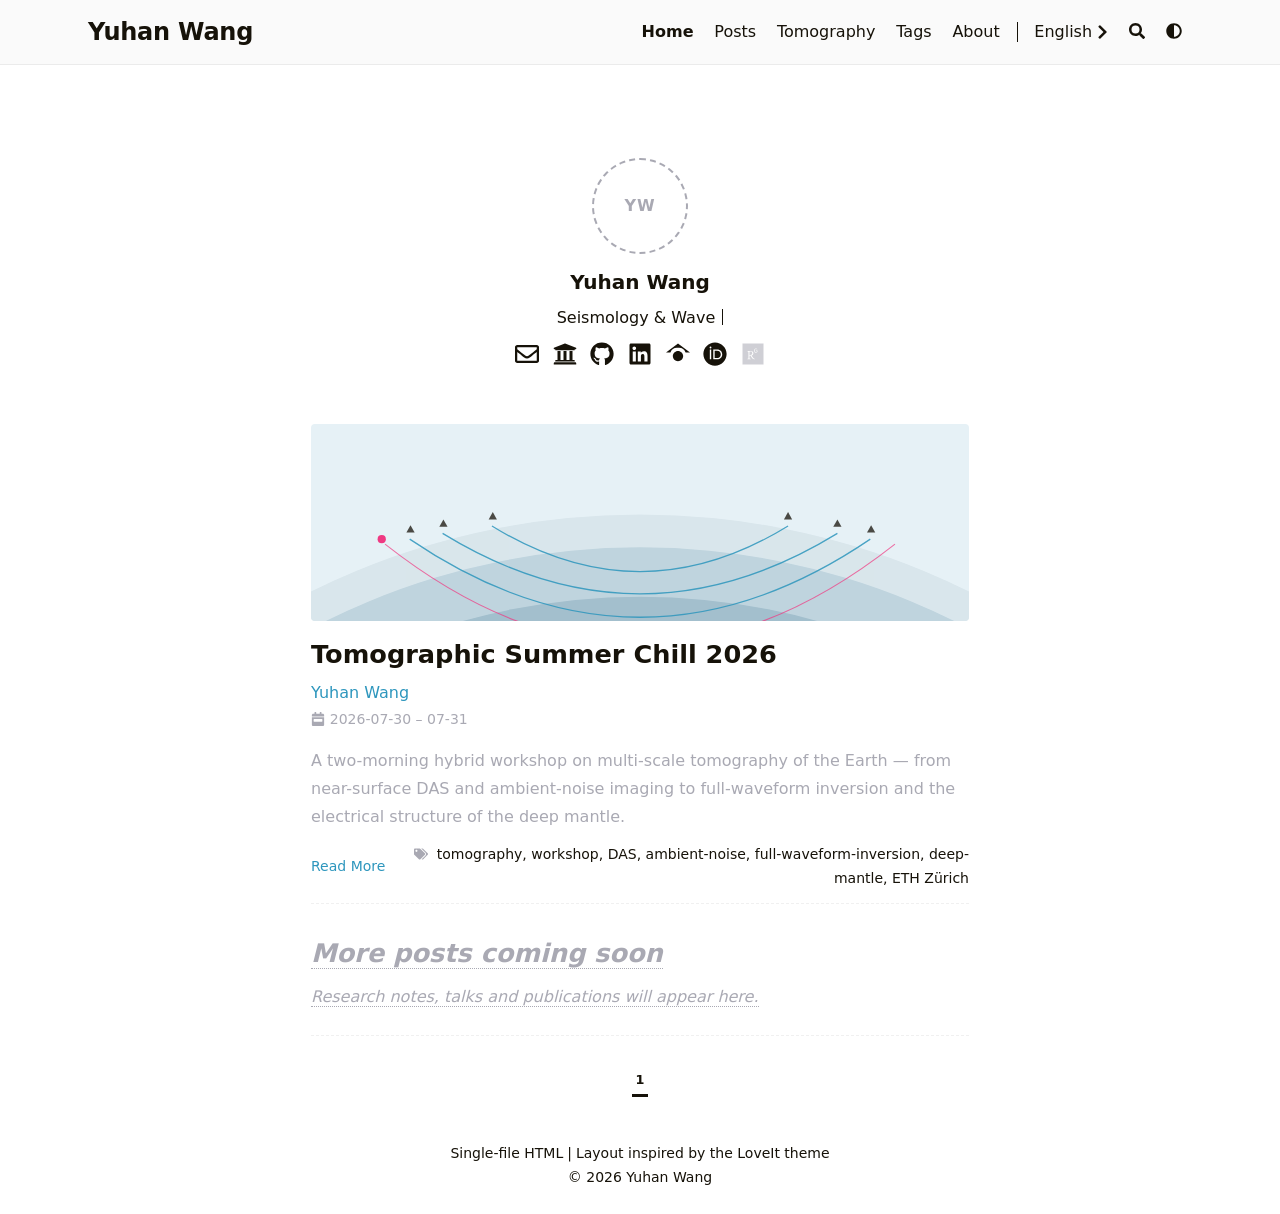
<file: drafts/v2c/index.html>
<!doctype html>
<html lang="en">
<head>
<meta charset="utf-8">
<meta name="viewport" content="width=device-width, initial-scale=1">
<title>Yuhan Wang</title>
<meta name="description" content="Yuhan Wang — Seismology &amp; Wave Physics group, Department of Earth and Planetary Sciences, ETH Zürich.">
<meta name="color-scheme" content="light dark">
<meta name="robots" content="noindex">
<script>
/* Theme before first paint (LoveIt-style: stored choice, else system). */
(function(){var t=null;try{t=localStorage.getItem('theme')}catch(e){}
var dark=t?t==='dark':window.matchMedia&&matchMedia('(prefers-color-scheme: dark)').matches;
document.documentElement.setAttribute('theme',dark?'dark':'light');})();
</script>
<style>
:root{
  --bg:#ffffff; --fg:#161209; --muted:#a9a9b3; --header:#fafafa; --header-fg:#161209;
  --link:#2d96bd; --hover:#ef3982; --rule:#f0f0f0; --toc:#f5f5f5; --toc-title:#ededed;
  --code:#f5f5f5; --shadow:rgba(0,0,0,.08); --btn:#f8f8f8; --btn-fg:#a9a9b3;
  --sky1:#e6f1f6; --sky2:#cfe5ee; --l1:#d9e6ec; --l2:#bfd4de; --l3:#a3bfcd; --l4:#88a9ba; --ray:#2d96bd; --ray2:#ef3982;
}
:root[theme="dark"]{
  --bg:#292a2d; --fg:#a9a9b3; --muted:#5d5d5f; --header:#252627; --header-fg:#a9a9b3;
  --link:#55bde2; --hover:#bdebfc; --rule:#363636; --toc:#272c34; --toc-title:#20252b;
  --code:#20252b; --shadow:rgba(0,0,0,.35); --btn:#252627; --btn-fg:#5d5d5f;
  --sky1:#24303a; --sky2:#2a3946; --l1:#2c3b46; --l2:#33495a; --l3:#3b576c; --l4:#446680; --ray:#55bde2; --ray2:#ef77a8;
}
*{box-sizing:border-box}
html{-webkit-text-size-adjust:100%; scroll-padding-top:5rem}
body{margin:0; background:var(--bg); color:var(--fg);
  font-family:system-ui,-apple-system,BlinkMacSystemFont,"PingFang SC","Microsoft YaHei UI","Segoe UI",Roboto,Oxygen,Ubuntu,Cantarell,"Fira Sans","Droid Sans","Helvetica Neue",Helvetica,Arial,sans-serif;
  font-size:16px; line-height:1.5rem; transition:color .3s ease, background-color .3s ease}
a{color:var(--fg); text-decoration:none; transition:color .2s ease}
a:hover{color:var(--link)}
.content a, .post-meta a.author, .post-footer a.read-more{color:var(--link)}
.content a:hover, .post-meta a.author:hover, .post-footer a.read-more:hover{color:var(--hover)}
a:focus-visible, button:focus-visible, input:focus-visible{outline:2px solid var(--link); outline-offset:2px; border-radius:3px}
button{font:inherit; color:inherit; background:none; border:0; padding:0; cursor:pointer}
svg.i{width:1em; height:1em; vertical-align:-.125em; fill:currentColor; flex:none}
.skip{position:absolute; left:-999px; top:0}
.skip:focus{left:1rem; top:1rem; z-index:200; background:var(--bg); padding:.25rem .5rem}
.tbd{font-style:italic; color:var(--muted); border-bottom:1px dotted var(--muted); cursor:help}

/* ---------- Header (desktop) ---------- */
header.desktop{position:fixed; top:0; left:0; right:0; height:4rem; z-index:100;
  background:var(--header); box-shadow:0 1px 0 var(--shadow)}
.header-wrapper{display:flex; align-items:center; justify-content:space-between;
  height:100%; padding:0 clamp(1rem,7vw,5.5rem)}
.header-title{font-size:1.5rem; font-weight:700; letter-spacing:-.01em}
.header-title a{color:var(--header-fg)}
.menu{display:flex; align-items:center; gap:0}
.menu-item{padding:0 .65rem; color:var(--header-fg)}
.menu-item.active{font-weight:900}
.menu .delimiter{border-left:1.5px solid var(--header-fg); height:1.2rem; margin:0 .4rem; padding:0}
.lang{display:inline-flex; align-items:center; gap:.3rem}
.lang svg{width:.7em}
.search{position:relative; display:flex; align-items:center}
.search input{width:0; padding:0; border:0; height:1.9rem; background:transparent; color:var(--fg);
  font:inherit; font-size:.95rem; transition:width .3s ease, padding .3s ease; outline:none; border-radius:4px}
.search.open input{width:12rem; padding:0 .5rem; background:var(--bg); box-shadow:inset 0 0 0 1px var(--rule)}
.search-dropdown{position:absolute; top:2.6rem; right:0; width:min(26rem,90vw); background:var(--bg);
  box-shadow:0 .5rem 1.5rem var(--shadow); border-radius:6px; padding:.4rem 0; display:none; z-index:120}
.search-dropdown.show{display:block}
.search-dropdown a{display:block; padding:.45rem .9rem; line-height:1.35}
.search-dropdown a:hover,.search-dropdown a:focus{background:var(--toc)}
.search-dropdown .s-title{font-weight:600}
.search-dropdown .s-sum{display:block; color:var(--muted); font-size:.82rem}
.search-dropdown mark{background:none; color:var(--hover); font-weight:700}
.search-dropdown .s-none{padding:.45rem .9rem; color:var(--muted); font-size:.9rem}

/* ---------- Header (mobile) ---------- */
header.mobile{display:none; position:fixed; top:0; left:0; right:0; z-index:100;
  background:var(--header); box-shadow:0 1px 0 var(--shadow)}
header.mobile .bar{height:3.5rem; display:flex; align-items:center; justify-content:space-between; padding:0 1rem}
header.mobile .header-title{font-size:1.25rem}
.menu-toggle{width:1.6rem; height:1.6rem; position:relative}
.menu-toggle span{position:absolute; left:0; width:100%; height:2px; background:var(--header-fg); transition:transform .25s ease, opacity .25s ease}
.menu-toggle span:nth-child(1){top:.35rem}.menu-toggle span:nth-child(2){top:.75rem}.menu-toggle span:nth-child(3){top:1.15rem}
.menu-toggle.active span:nth-child(1){transform:translateY(.4rem) rotate(45deg)}
.menu-toggle.active span:nth-child(2){opacity:0}
.menu-toggle.active span:nth-child(3){transform:translateY(-.4rem) rotate(-45deg)}
header.mobile .menu{display:none; flex-direction:column; text-align:center; padding:.25rem 0 1rem; gap:0;
  border-top:1px solid var(--rule)}
header.mobile .menu.active{display:flex}
header.mobile .menu-item{display:block; padding:.55rem 0; width:100%}
header.mobile .search{padding:.5rem 1rem}
header.mobile .search input{width:100%; padding:0 .6rem; background:var(--bg); box-shadow:inset 0 0 0 1px var(--rule)}
header.mobile .search-dropdown{top:3rem; left:1rem; right:1rem; width:auto}

/* ---------- Page ---------- */
main{min-height:calc(100vh - 7rem)}
.page{width:min(690px, 100%); margin:0 auto; padding:6rem 1rem 2rem; position:relative}
.page.single{width:min(690px,100%)}

/* Home profile */
.home-profile{text-align:center; padding:6vh 0 1.5rem}
.home-avatar{display:inline-block; padding:.5rem}
.avatar{width:6rem; height:6rem; border-radius:50%; display:grid; place-items:center; margin:0 auto;
  border:2px dashed var(--muted); color:var(--muted); font-weight:600; letter-spacing:.06em;
  transition:transform .3s ease}
.avatar:hover{transform:translateY(-.75rem)}
.home-title{font-size:1.25rem; font-weight:700; margin:0; padding:.5rem}
.home-subtitle{font-size:1rem; font-weight:400; margin:0; padding:.25rem .5rem; min-height:1.5rem}
.typeit-cursor{display:inline-block; width:1px; height:1.05em; background:currentColor; vertical-align:-.15em; margin-left:2px}
@media (prefers-reduced-motion: no-preference){ .typeit-cursor{animation:blink 1s steps(1) infinite} @keyframes blink{50%{opacity:0}} }
.links{padding:.5rem; font-size:1.5rem; display:flex; justify-content:center; flex-wrap:wrap; gap:.35rem .25rem}
.links a, .links span{padding:0 .3rem; display:inline-flex}
.links .tbd-icon{color:var(--muted); opacity:.55; border:0; cursor:help}

/* Summary */
.summary{padding-top:1rem; padding-bottom:.8rem; border-bottom:1px dashed var(--rule)}
.featured-image-preview{display:block; width:100%; padding:30% 0 0; position:relative; margin:.6rem auto; border-radius:4px; overflow:hidden}
.featured-image-preview svg{position:absolute; inset:0; width:100%; height:100%; display:block;
  transition:transform .4s ease}
.featured-image-preview:hover svg{transform:scale(1.02)}
.single-title{margin:1rem 0 .5rem; font-size:1.6rem; font-weight:700; line-height:140%}
.post-meta{font-size:.875rem; color:var(--muted); display:flex; flex-wrap:wrap; gap:.15rem .7rem; align-items:baseline}
.post-meta .author{font-size:1rem}
.post-meta span{display:inline-flex; align-items:center; gap:.3rem}
.summary .content{color:var(--muted); margin:.7rem 0; line-height:1.75}
.post-footer{display:flex; justify-content:space-between; align-items:center; gap:1rem; font-size:.875rem; margin-top:.5rem}
.post-tags{text-align:right}
.post-tags svg{margin-right:.3rem}
.post-footer a.read-more{white-space:nowrap}
.post-tags svg{color:var(--muted)}
.summary.placeholder .single-title{color:var(--muted); font-weight:600}
.pagination{display:flex; justify-content:center; gap:2.2rem; margin:2rem 0 0; padding:0; list-style:none; font-size:.8rem; font-weight:700}
.pagination a{color:var(--muted); padding:.3rem .2rem}
.pagination .active a{color:var(--fg); border-bottom:3px solid var(--fg); padding-bottom:.45rem}

/* Archive */
.archive .single-title{text-align:right; padding-bottom:.4rem}
.group-title{margin:1.5rem 0 1rem; font-size:1.25rem; font-weight:700}
.archive-item{display:flex; justify-content:space-between; align-items:center; margin:.25rem 0 .25rem 1.5rem; line-height:2.25rem}
.archive-item-link{min-width:10%; overflow:hidden; white-space:nowrap; text-overflow:ellipsis}
.archive-item-date{min-width:4em; text-align:right; color:var(--muted); font-variant-numeric:tabular-nums}
.archive-item.tbd-item .archive-item-link{color:var(--muted); font-style:italic}

/* Tag cloud */
.tag-cloud-tags{margin:1.2rem 0}
.tag-cloud-tags a{display:inline-block; margin:5px 10px; transition:transform .3s ease-out, color .3s ease-out}
.tag-cloud-tags a:hover,.tag-cloud-tags a:focus{transform:scale(1.2); color:var(--link)}
.tag-cloud-tags sup{color:var(--muted)}

/* About */
.about .single-title{text-align:right}
.about-profile{text-align:center; margin:1rem 0 1.25rem}
.about-profile .name{display:block; margin-top:.6rem; color:var(--muted); font-size:.85rem; letter-spacing:.06em; text-transform:uppercase}
.content{line-height:1.75}
.content ul{padding-left:1.25rem}
.content li{margin:.2rem 0}
.content h2{font-size:1.4rem; margin:2rem 0 .75rem; line-height:1.4}
.content h2::before{content:"#"; color:var(--link); margin-right:.4rem}
.content blockquote{margin:1rem 0; padding:.5rem 1rem; border-left:.25rem solid var(--link); background:var(--toc)}
.content blockquote p{margin:.25rem 0}

/* Single post + TOC */
.single .post-meta{margin-bottom:1rem}
.single .post-meta .author{display:block; width:100%}
.toc{background:var(--toc); margin:1rem 0 1.5rem; border-radius:4px}
.toc-title{display:flex; justify-content:space-between; align-items:center; padding:0 .75rem; line-height:2.2em;
  background:var(--toc-title); font-weight:700; border-radius:4px 4px 0 0}
.toc ul{list-style:none; margin:0; padding:.4rem 1rem .5rem 1.4rem}
.toc li{margin:.15rem 0}
.toc a::before{content:"|"; font-weight:bolder; margin-right:.5rem; color:var(--link)}
.toc a.active{font-weight:700; color:var(--link)}
.toc a.active::before{color:var(--hover)}
@media (min-width:1200px){
  .toc.auto{position:absolute; left:calc(100% + 1rem); top:7.6rem; width:15rem; background:none; margin:0;
    border-left:4px solid var(--rule); border-radius:0}
  .toc.auto .toc-title{background:none; text-transform:uppercase; font-size:1.2rem; padding:0 1rem; margin:.4rem 0}
  .toc.auto ul{padding:.2rem 1rem .4rem 1rem}
  .toc.auto.fixed{position:fixed; top:5.5rem; left:calc(50% + 345px + 1rem)}
}
.post-info{margin-top:2.5rem; padding-top:1rem; border-top:1px dashed var(--rule); font-size:.875rem;
  display:flex; justify-content:space-between; flex-wrap:wrap; gap:.5rem}
.post-info .nav a{color:var(--fg)}
.post-info .nav a:hover{color:var(--link)}

/* 404 */
.notfound{text-align:center; padding-top:20vh}
.notfound h1{font-size:2rem}

/* Footer */
footer.footer{text-align:center; font-size:.875rem; line-height:1.4rem; padding:1rem 1rem 1.5rem}
footer .footer-line{margin:.1rem 0}
footer .sep{margin:0 .25rem}

/* Fixed buttons */
.fixed-button{position:fixed; right:1.5rem; bottom:1.5rem; width:2.6rem; height:2.6rem; border-radius:2rem;
  display:grid; place-items:center; background:var(--btn); color:var(--btn-fg); font-size:1rem;
  box-shadow:0 0 .25rem var(--shadow); opacity:0; visibility:hidden; transition:opacity .3s ease, color .2s ease; z-index:90}
.fixed-button.show{opacity:1; visibility:visible}
.fixed-button:hover{color:var(--fg)}

@media (max-width:680px){
  header.desktop{display:none}
  header.mobile{display:block}
  .page{padding-top:5rem}
  .single-title{font-size:1.4rem}
  .post-footer{flex-direction:column; align-items:flex-start}
  .post-tags{text-align:left}
  .archive-item{margin-left:.5rem}
  .home-profile{padding-top:2vh}
  .fixed-button{right:1rem; bottom:1rem}
}
@media (prefers-reduced-motion: reduce){ *{transition:none!important; animation:none!important} }
</style>
</head>
<body>
<a class="skip" href="#main">Skip to content</a>

<header class="desktop" id="header-desktop">
  <div class="header-wrapper">
    <div class="header-title"><a href="#/" title="Yuhan Wang">Yuhan Wang</a></div>
    <nav class="menu" aria-label="Main">
      <a class="menu-item" data-nav="home" href="#/">Home</a>
      <a class="menu-item" data-nav="posts" href="#/posts/">Posts</a>
      <a class="menu-item" data-nav="tomography" href="#/tags/tomography/">Tomography</a>
      <a class="menu-item" data-nav="tags" href="#/tags/">Tags</a>
      <a class="menu-item" data-nav="about" href="#/about/">About</a>
      <span class="menu-item delimiter" aria-hidden="true"></span>
      <span class="menu-item lang" title="Language">English <svg class="i" viewBox="0 0 320 512"><path d="M285.5 273 91.1 467.3a24 24 0 0 1-33.9 0l-22.7-22.7a24 24 0 0 1 0-33.9L188.5 256 34.5 101.3a24 24 0 0 1 0-33.9l22.7-22.7a24 24 0 0 1 33.9 0L285.5 239a24 24 0 0 1 0 34z"/></svg></span>
      <span class="menu-item search" id="search-desktop">
        <input type="search" placeholder="Search titles or contents..." aria-label="Search" autocomplete="off">
        <button class="search-toggle" type="button" aria-label="Open search"><svg class="i" viewBox="0 0 512 512"><path d="M505 442.7 405.3 343c-4.5-4.5-10.6-7-17-7H372c27.6-35.3 44-79.7 44-128C416 93.1 322.9 0 208 0S0 93.1 0 208s93.1 208 208 208c48.3 0 92.7-16.4 128-44v16.3c0 6.4 2.5 12.5 7 17l99.7 99.7a23.9 23.9 0 0 0 33.9 0l28.3-28.3a24.1 24.1 0 0 0 .1-34zM208 336a128 128 0 1 1 0-256 128 128 0 0 1 0 256z"/></svg></button>
        <div class="search-dropdown" role="listbox" aria-label="Search results"></div>
      </span>
      <button class="menu-item theme-switch" type="button" aria-label="Switch theme" title="Switch Theme"><svg class="i" viewBox="0 0 512 512"><path d="M8 256c0 136.966 111.033 248 248 248s248-111.034 248-248S392.966 8 256 8 8 119.033 8 256zm248 184V72c101.705 0 184 82.311 184 184 0 101.705-82.311 184-184 184z"/></svg></button>
    </nav>
  </div>
</header>

<header class="mobile" id="header-mobile">
  <div class="bar">
    <div class="header-title"><a href="#/" title="Yuhan Wang">Yuhan Wang</a></div>
    <button class="menu-toggle" id="menu-toggle" type="button" aria-label="Menu" aria-expanded="false" aria-controls="menu-mobile"><span></span><span></span><span></span></button>
  </div>
  <nav class="menu" id="menu-mobile" aria-label="Main (mobile)">
    <span class="search" id="search-mobile">
      <input type="search" placeholder="Search titles or contents..." aria-label="Search" autocomplete="off">
      <div class="search-dropdown" role="listbox" aria-label="Search results"></div>
    </span>
    <a class="menu-item" data-nav="home" href="#/">Home</a>
    <a class="menu-item" data-nav="posts" href="#/posts/">Posts</a>
    <a class="menu-item" data-nav="tomography" href="#/tags/tomography/">Tomography</a>
    <a class="menu-item" data-nav="tags" href="#/tags/">Tags</a>
    <a class="menu-item" data-nav="about" href="#/about/">About</a>
    <button class="menu-item theme-switch" type="button" aria-label="Switch theme"><svg class="i" viewBox="0 0 512 512"><path d="M8 256c0 136.966 111.033 248 248 248s248-111.034 248-248S392.966 8 256 8 8 119.033 8 256zm248 184V72c101.705 0 184 82.311 184 184 0 101.705-82.311 184-184 184z"/></svg></button>
    <span class="menu-item lang">English</span>
  </nav>
</header>

<main id="main" tabindex="-1">
  <noscript>
    <div class="page">
      <h1 class="single-title">Yuhan Wang</h1>
      <p>Seismology &amp; Wave Physics group, Department of Earth and Planetary Sciences, ETH Zürich.</p>
      <p><a href="https://cos.ethz.ch/people/person-detail.yuhan-wang.html">ETH profile</a> · <a href="https://github.com/WANGYuhan2002">GitHub</a> · <a href="https://scholar.google.com/citations?user=DLRFdHEAAAAJ&amp;hl=en">Google Scholar</a> · <a href="https://orcid.org/0000-0001-6451-1166">ORCID</a> · <a href="https://www.linkedin.com/in/yuhan-wang-aa2564214/">LinkedIn</a></p>
      <p>Co-organised <a href="https://wangyuhan2002.github.io/2026-tomo-workshop/">Tomographic Summer Chill</a> (ETH Zürich, 30–31 July 2026).</p>
    </div>
  </noscript>
  <div id="app"></div>
</main>

<footer class="footer">
  <div class="footer-line">Single-file HTML<span class="sep">|</span>Layout inspired by the LoveIt theme</div>
  <div class="footer-line">© 2026 <a href="#/about/">Yuhan Wang</a></div>
</footer>

<a class="fixed-button" id="back-to-top" href="#top" aria-label="Back to top"><svg class="i" viewBox="0 0 448 512"><path d="M34.9 289.5 12.7 267.3a23.9 23.9 0 0 1 0-33.9L207 39c9.4-9.4 24.6-9.4 33.9 0l194.3 194.3a23.9 23.9 0 0 1 0 33.9l-22.2 22.2a24 24 0 0 1-34.3-.4L264 168.6V456c0 13.3-10.7 24-24 24h-32c-13.3 0-24-10.7-24-24V168.6L69.2 289.1a23.9 23.9 0 0 1-34.3.4z"/></svg></a>

<script>
(function(){
'use strict';
/* ================= Data (verified facts only) ================= */
var user='yuhan.wang', domain='eaps.ethz.ch';
var ETH='https://cos.ethz.ch/people/person-detail.yuhan-wang.html';
var GROUP='https://cos.ethz.ch/';
var FICHTNER='https://cos.ethz.ch/people/person-detail.andreas-fichtner.html';
var WORKSHOP='https://wangyuhan2002.github.io/2026-tomo-workshop/';
var SCHOLAR='https://scholar.google.com/citations?user=DLRFdHEAAAAJ&hl=en';
var DESC='A two-morning hybrid workshop on multi-scale tomography of the Earth — from near-surface DAS and ambient-noise imaging to full-waveform inversion and the electrical structure of the deep mantle.';

var ICON={
 github:'<svg class="i" viewBox="0 0 496 512"><path d="M165.9 397.4c0 2-2.3 3.6-5.2 3.6-3.3.3-5.6-1.3-5.6-3.6 0-2 2.3-3.6 5.2-3.6 3-.3 5.6 1.3 5.6 3.6zm-31.1-4.5c-.7 2 1.3 4.3 4.3 4.9 2.6 1 5.6 0 6.2-2s-1.3-4.3-4.3-5.2c-2.6-.7-5.5.3-6.2 2.3zm44.2-1.7c-2.9.7-4.9 2.6-4.6 4.9.3 2 2.9 3.3 5.9 2.6 2.9-.7 4.9-2.6 4.6-4.6-.3-1.9-3-3.2-5.9-2.9zM244.8 8C106.1 8 0 113.3 0 252c0 110.9 69.8 205.8 169.5 239.2 12.8 2.3 17.3-5.6 17.3-12.1 0-6.2-.3-40.4-.3-61.4 0 0-70 15-84.7-29.8 0 0-11.4-29.1-27.8-36.6 0 0-22.9-15.7 1.6-15.4 0 0 24.9 2 38.6 25.8 21.9 38.6 58.6 27.5 72.9 20.9 2.3-16 8.8-27.1 16-33.7-55.9-6.2-112.3-14.3-112.3-110.5 0-27.5 7.6-41.3 23.6-58.9-2.6-6.5-11.1-33.3 2.6-67.9 20.9-6.5 69 27 69 27 20-5.6 41.5-8.5 62.8-8.5s42.8 2.9 62.8 8.5c0 0 48.1-33.6 69-27 13.7 34.7 5.2 61.4 2.6 67.9 16 17.7 25.8 31.5 25.8 58.9 0 96.5-58.9 104.2-114.8 110.5 9.2 7.9 17 22.9 17 46.4 0 33.7-.3 75.4-.3 83.6 0 6.5 4.6 14.4 17.3 12.1C428.2 457.8 496 362.9 496 252 496 113.3 383.5 8 244.8 8z"/></svg>',
 linkedin:'<svg class="i" viewBox="0 0 448 512"><path d="M416 32H31.9C14.3 32 0 46.5 0 64.3v383.4C0 465.5 14.3 480 31.9 480H416c17.6 0 32-14.5 32-32.3V64.3c0-17.8-14.4-32.3-32-32.3zM135.4 416H69V202.2h66.5V416zm-33.2-243c-21.3 0-38.5-17.3-38.5-38.5S80.9 96 102.2 96c21.2 0 38.5 17.3 38.5 38.5 0 21.3-17.2 38.5-38.5 38.5zm282.1 243h-66.4V312c0-24.8-.5-56.7-34.5-56.7-34.6 0-39.9 27-39.9 54.9V416h-66.4V202.2h63.7v29.2h.9c8.9-16.8 30.6-34.5 62.9-34.5 67.2 0 79.7 44.3 79.7 101.9V416z"/></svg>',
 scholar:'<svg class="i" viewBox="0 0 512 512"><path d="M256 411.1c-60.7 0-110-49.2-110-110 0-60.7 49.3-110 110-110s110 49.3 110 110c0 60.8-49.3 110-110 110zM256 32 0 224h93.7c20-58.6 75.3-100.9 140.6-100.9h43.4c65.3 0 120.6 42.3 140.6 100.9H512L256 32z"/></svg>',
 orcid:'<svg class="i" viewBox="0 0 512 512"><path d="M294.75 188.19h-45.92V342h47.47c67.62 0 83.12-51.34 83.12-76.91 0-41.64-26.54-76.9-84.67-76.9zM256 8C119 8 8 119 8 256s111 248 248 248 248-111 248-248S393 8 256 8zm-80.79 360.76h-29.84v-207.5h29.84zm-14.92-231.14a19.57 19.57 0 1 1 19.57-19.57 19.64 19.64 0 0 1-19.57 19.57zM300 369h-81V161.26h80.6c76.73 0 110.44 54.83 110.44 103.85C410 318.39 368.38 369 300 369z"/></svg>',
 rg:'<svg class="i" viewBox="0 0 448 512"><path d="M0 32v448h448V32H0zm262.2 334.4c-6.6 3-33.2 6-50-14.2-9.2-10.6-25.3-33.3-42.2-63.6-8.9 0-14.7 0-21.4-.6v46.4c0 23.5 6 21.2 25.8 23.9v8.1c-6.9-.3-23.1-.8-35.6-.8-13.1 0-26.1.6-33.6.8v-8.1c15.5-2.9 22-1.3 22-23.9V225c0-22.6-6.4-21-22-23.9V193c25.8 1 53.1-.6 70.9-.6 31.7 0 55.9 14.4 55.9 45.6 0 21.1-16.7 42.2-39.2 47.5 13.6 24.2 30 45.6 42.2 58.9 7.2 7.8 17.2 14.7 27.2 14.7v7.3zm22.9-135c-23.3 0-32.2-15.7-32.2-32.2V167c0-12.2 8.8-30.4 34-30.4s30.4 17.9 30.4 17.9l-10.7 7.2s-5.5-12.5-19.7-12.5c-7.9 0-19.7 7.3-19.7 19.7v26.8c0 13.4 6.6 23.3 17.9 23.3 14.1 0 21.5-10.9 21.5-26.8h-17.9v-10.7h30.4c0 20.5 4.7 49.9-34 49.9zm-116.5 44.7c-9.4 0-13.6-.3-20-.8v-69.7c6.4-.6 15-.6 22.5-.6 23.3 0 37.2 12.2 37.2 34.5 0 21.9-15 36.6-39.7 36.6z"/></svg>',
 mail:'<svg class="i" viewBox="0 0 512 512"><path d="M464 64H48C21.49 64 0 85.49 0 112v288c0 26.51 21.49 48 48 48h416c26.51 0 48-21.49 48-48V112c0-26.51-21.49-48-48-48zm0 48v40.805c-22.422 18.259-58.168 46.651-134.587 106.49-16.841 13.247-50.201 45.072-73.413 44.701-23.208.375-56.579-31.459-73.413-44.701C106.18 199.465 70.425 171.067 48 152.805V112h416zM48 400V214.398c22.914 18.251 55.409 43.862 104.938 82.646 21.857 17.205 60.134 55.186 103.062 54.955 42.717.231 80.509-37.199 103.053-54.947 49.528-38.783 82.032-64.401 104.947-82.653V400H48z"/></svg>',
 building:'<svg class="i" viewBox="0 0 512 512"><path d="M496 128v16a8 8 0 0 1-8 8h-24v12c0 6.627-5.373 12-12 12H60c-6.627 0-12-5.373-12-12v-12H24a8 8 0 0 1-8-8v-16a8 8 0 0 1 4.941-7.392l232-88a7.996 7.996 0 0 1 6.118 0l232 88A8 8 0 0 1 496 128zm-24 304H40c-13.255 0-24 10.745-24 24v16a8 8 0 0 0 8 8h464a8 8 0 0 0 8-8v-16c0-13.255-10.745-24-24-24zM96 192v192H60c-6.627 0-12 5.373-12 12v20h416v-20c0-6.627-5.373-12-12-12h-36V192h-64v192h-64V192h-64v192h-64V192H96z"/></svg>',
 user:'<svg class="i" viewBox="0 0 496 512"><path d="M248 8C111 8 0 119 0 256s111 248 248 248 248-111 248-248S385 8 248 8zm0 96c48.6 0 88 39.4 88 88s-39.4 88-88 88-88-39.4-88-88 39.4-88 88-88zm0 344c-58.7 0-111.3-26.6-146.5-68.2 18.8-35.4 55.6-59.8 98.5-59.8 2.4 0 4.8.4 7.1 1.1 13 4.2 26.6 6.9 40.9 6.9 14.3 0 28-2.7 40.9-6.9 2.3-.7 4.7-1.1 7.1-1.1 42.9 0 79.7 24.4 98.5 59.8C359.3 421.4 306.7 448 248 448z"/></svg>',
 cal:'<svg class="i" viewBox="0 0 448 512"><path d="M0 464c0 26.5 21.5 48 48 48h352c26.5 0 48-21.5 48-48V192H0v272zm64-192c0-8.8 7.2-16 16-16h288c8.8 0 16 7.2 16 16v64c0 8.8-7.2 16-16 16H80c-8.8 0-16-7.2-16-16v-64zM400 64h-48V16c0-8.8-7.2-16-16-16h-32c-8.8 0-16 7.2-16 16v48H160V16c0-8.8-7.2-16-16-16h-32c-8.8 0-16 7.2-16 16v48H48C21.5 64 0 85.5 0 112v48h448v-48c0-26.5-21.5-48-48-48z"/></svg>',
 pen:'<svg class="i" viewBox="0 0 512 512"><path d="m290.74 93.24 128.02 128.02-277.99 277.99-114.14 12.6C11.35 513.54-1.56 500.62.14 485.34l12.7-114.22 277.9-277.88zm207.2-19.06-60.11-60.11c-18.75-18.75-49.16-18.75-67.91 0l-56.55 56.55 128.02 128.02 56.55-56.55c18.75-18.76 18.75-49.16 0-67.91z"/></svg>',
 clock:'<svg class="i" viewBox="0 0 512 512"><path d="M256 8C119 8 8 119 8 256s111 248 248 248 248-111 248-248S393 8 256 8zm0 448c-110.5 0-200-89.5-200-200S145.5 56 256 56s200 89.5 200 200-89.5 200-200 200zm61.8-104.4-84.9-61.7c-3.1-2.3-4.9-5.9-4.9-9.7V116c0-6.6 5.4-12 12-12h32c6.6 0 12 5.4 12 12v141.7l66.8 48.6c5.4 3.9 6.5 11.4 2.6 16.8L334.6 349c-3.9 5.3-11.4 6.5-16.8 2.6z"/></svg>',
 tags:'<svg class="i" viewBox="0 0 640 512"><path d="M497.941 225.941 286.059 14.059A48 48 0 0 0 252.118 0H48C21.49 0 0 21.49 0 48v204.118a48 48 0 0 0 14.059 33.941l211.882 211.882c18.744 18.745 49.136 18.746 67.882 0l204.118-204.118c18.745-18.745 18.745-49.137 0-67.882zM112 160c-26.51 0-48-21.49-48-48s21.49-48 48-48 48 21.49 48 48-21.49 48-48 48zm513.941 133.823L421.823 497.941c-18.745 18.745-49.137 18.745-67.882 0l-.36-.36L527.64 323.522c16.999-16.999 26.36-39.6 26.36-63.64s-9.362-46.641-26.36-63.64L331.397 0h48.721a48 48 0 0 1 33.941 14.059l211.882 211.882c18.745 18.745 18.745 49.137 0 67.882z"/></svg>',
 globe:'<svg class="i" viewBox="0 0 496 512"><path d="M336.5 160C322 70.7 287.8 8 248 8s-74 62.7-88.5 152h177zM152 256c0 22.2 1.2 43.5 3.3 64h185.3c2.1-20.5 3.3-41.8 3.3-64s-1.2-43.5-3.3-64H155.3c-2.1 20.5-3.3 41.8-3.3 64zm324.7-96c-28.6-67.9-86.5-120.4-158-141.6 24.4 33.8 41.2 84.7 50 141.6h108zM177.2 18.4C105.8 39.6 47.8 92.1 19.3 160h108c8.7-56.9 25.5-107.8 49.9-141.6zM487.4 192H372.7c2.1 21 3.3 42.5 3.3 64s-1.2 43-3.3 64h114.6c5.5-20.5 8.6-41.8 8.6-64s-3.1-43.5-8.5-64zM120 256c0-21.5 1.2-43 3.3-64H8.6C3.2 212.5 0 233.8 0 256s3.2 43.5 8.6 64h114.6c-2-21-3.2-42.5-3.2-64zm39.5 96c14.5 89.3 48.7 152 88.5 152s74-62.7 88.5-152h-177zm159.3 141.6c71.4-21.2 129.4-73.7 158-141.6h-108c-8.8 56.9-25.6 107.8-50 141.6zM19.3 352c28.6 67.9 86.5 120.4 158 141.6-24.4-33.8-41.2-84.7-50-141.6h-108z"/></svg>'
};

var POSTS=[{
  slug:'tomographic-summer-chill-2026',
  title:'Tomographic Summer Chill 2026',
  date:'2026-07-30', dateEnd:'2026-07-31',
  summary:DESC,
  tags:['tomography','workshop','DAS','ambient-noise','full-waveform-inversion','deep-mantle','ETH Zürich'],
  toc:[['overview','Overview'],['organisers','Organisers'],['format','Format'],['links','Links']],
  body:
   '<h2 id="overview">Overview</h2>'+
   '<blockquote><p>'+DESC+'</p></blockquote>'+
   '<h2 id="organisers">Organisers</h2>'+
   '<p>Co-organised by Yuhan Wang and <a href="'+FICHTNER+'">Andreas Fichtner</a>, hosted by the <a href="'+GROUP+'">Seismology &amp; Wave Physics group</a> at ETH Zürich.</p>'+
   '<h2 id="format">Format</h2>'+
   '<ul><li>Two mornings: 30–31 July 2026</li><li>Hybrid: in person at ETH Zürich and online</li></ul>'+
   '<h2 id="links">Links</h2>'+
   '<ul><li>Workshop website: <a href="'+WORKSHOP+'">wangyuhan2002.github.io/2026-tomo-workshop</a></li></ul>'
}];

/* ================= Helpers ================= */
function esc(s){return String(s).replace(/[&<>"]/g,function(c){return {'&':'&amp;','<':'&lt;','>':'&gt;','"':'&quot;'}[c]})}
function slugTag(t){return t.toLowerCase().replace(/[^a-z0-9ä-ü]+/g,'-').replace(/^-|-$/g,'')}
function tagLink(t){return '<a href="#/tags/'+slugTag(t)+'/">'+esc(t)+'</a>'}
function plain(h){var d=document.createElement('div');d.innerHTML=h;return d.textContent||''}
function wordsOf(p){return plain(p.body).trim().split(/\s+/).length}
function dateRange(p){return p.date+(p.dateEnd?' – '+p.dateEnd.slice(5):'')}
function tbd(text,title){return '<span class="tbd" title="'+esc(title||'Placeholder — to be filled in by Yuhan')+'">'+text+'</span>'}

function featured(){ /* decorative illustration: layered Earth + seismic ray paths */
  return '<svg viewBox="0 0 800 240" preserveAspectRatio="xMidYMid slice" role="img" aria-label="Decorative illustration: layered Earth cross-section with curved seismic ray paths">'+
  '<rect width="800" height="240" fill="var(--sky1)"/>'+
  '<circle cx="400" cy="1010" r="900" fill="var(--l1)"/><circle cx="400" cy="1010" r="860" fill="var(--l2)"/>'+
  '<circle cx="400" cy="1010" r="800" fill="var(--l3)"/><circle cx="400" cy="1010" r="720" fill="var(--l4)"/>'+
  '<g fill="none" stroke="var(--ray)" stroke-width="1.6" opacity=".85">'+
  '<path d="M120 140 Q400 330 680 140"/><path d="M160 133 Q400 280 640 133"/><path d="M220 124 Q400 235 580 124"/></g>'+
  '<g fill="none" stroke="var(--ray2)" stroke-width="1.4" opacity=".7"><path d="M90 146 Q400 390 710 146"/></g>'+
  '<g fill="var(--fg)" opacity=".75"><path d="M116 132l5-9 5 9z"/><path d="M156 125l5-9 5 9z"/><path d="M216 116l5-9 5 9z"/><path d="M575 116l5-9 5 9z"/><path d="M635 125l5-9 5 9z"/><path d="M676 132l5-9 5 9z"/></g>'+
  '<g fill="var(--ray2)"><circle cx="86" cy="140" r="5"/></g></svg>';
}

/* ================= Views ================= */
function viewHome(){
  var links=
   '<a href="'+esc(ETH)+'" id="home-mail" title="Email" aria-label="Email">'+ICON.mail+'</a>'+
   '<a href="'+esc(ETH)+'" title="ETH profile" aria-label="ETH profile">'+ICON.building+'</a>'+
   '<a href="https://github.com/WANGYuhan2002" title="GitHub" aria-label="GitHub">'+ICON.github+'</a>'+
   '<a href="https://www.linkedin.com/in/yuhan-wang-aa2564214/" title="LinkedIn" aria-label="LinkedIn">'+ICON.linkedin+'</a>'+
   '<a href="'+esc(SCHOLAR)+'" title="Google Scholar" aria-label="Google Scholar">'+ICON.scholar+'</a>'+
   '<a href="https://orcid.org/0000-0001-6451-1166" title="ORCID" aria-label="ORCID">'+ICON.orcid+'</a>'+
   '<span class="tbd-icon" title="ResearchGate — link not provided yet" aria-label="ResearchGate (placeholder)">'+ICON.rg+'</span>';
  var list=POSTS.map(summaryCard).join('')+
   '<article class="summary placeholder"><h2 class="single-title">'+tbd('More posts coming soon','Placeholder — no further posts yet')+'</h2>'+
   '<div class="content">'+tbd('Research notes, talks and publications will appear here.')+'</div></article>';
  return '<div class="page home">'+
   '<div class="home-profile">'+
     '<div class="home-avatar"><div class="avatar" title="Photo placeholder" aria-label="Photo placeholder">YW</div></div>'+
     '<h1 class="home-title">Yuhan Wang</h1>'+
     '<h2 class="home-subtitle"><span id="typeit"></span><span class="typeit-cursor" aria-hidden="true"></span></h2>'+
     '<div class="links">'+links+'</div>'+
   '</div>'+ list +
   '<ul class="pagination" aria-label="Pagination"><li class="active"><a href="#/" aria-current="page">1</a></li></ul>'+
  '</div>';
}
function summaryCard(p){
  var u='#/posts/'+p.slug+'/';
  return '<article class="single summary">'+
   '<a class="featured-image-preview" href="'+u+'" tabindex="-1" aria-hidden="true">'+featured()+'</a>'+
   '<h2 class="single-title"><a href="'+u+'">'+esc(p.title)+'</a></h2>'+
   '<div class="post-meta"><a class="author" href="#/about/">Yuhan Wang</a><span>'+ICON.cal+'<time datetime="'+p.date+'">'+dateRange(p)+'</time></span></div>'+
   '<div class="content">'+esc(p.summary)+'</div>'+
   '<div class="post-footer"><a class="read-more" href="'+u+'">Read More</a>'+
   '<div class="post-tags">'+ICON.tags+' '+p.tags.map(tagLink).join(', ')+'</div></div>'+
  '</article>';
}
function archiveList(posts){
  var byYear={};posts.forEach(function(p){(byYear[p.date.slice(0,4)]=byYear[p.date.slice(0,4)]||[]).push(p)});
  return Object.keys(byYear).sort().reverse().map(function(y){
    return '<h3 class="group-title">'+y+'</h3>'+byYear[y].map(function(p){
      return '<article class="archive-item"><a class="archive-item-link" href="#/posts/'+p.slug+'/">'+esc(p.title)+'</a><span class="archive-item-date">'+p.date.slice(5)+'</span></article>';
    }).join('');
  }).join('');
}
function viewPosts(){
  return '<div class="page archive"><h2 class="single-title">All Posts</h2>'+archiveList(POSTS)+
   '<div class="archive-item tbd-item"><span class="archive-item-link">'+tbd('More posts to be added')+'</span><span class="archive-item-date"></span></div>'+
   '<ul class="pagination" aria-label="Pagination"><li class="active"><a href="#/posts/" aria-current="page">1</a></li></ul></div>';
}
function allTags(){var m={};POSTS.forEach(function(p){p.tags.forEach(function(t){m[t]=(m[t]||0)+1})});return m}
function viewTags(){
  var m=allTags();
  var cloud=Object.keys(m).sort(function(a,b){return m[b]-m[a]||a.localeCompare(b)}).map(function(t){
    return '<a href="#/tags/'+slugTag(t)+'/">'+esc(t)+' <sup>'+m[t]+'</sup></a>'}).join('');
  return '<div class="page archive"><h2 class="single-title">All Tags</h2><div class="tag-cloud-tags">'+cloud+'</div></div>';
}
function viewTag(slug){
  var name=null;Object.keys(allTags()).forEach(function(t){if(slugTag(t)===slug)name=t});
  if(!name)return view404();
  var ps=POSTS.filter(function(p){return p.tags.indexOf(name)>-1});
  return '<div class="page archive"><h2 class="single-title">Tag - '+esc(name)+'</h2>'+archiveList(ps)+'</div>';
}
function viewAbout(){
  return '<div class="page single about"><h2 class="single-title">About</h2>'+
   '<div class="about-profile"><div class="avatar" title="Photo placeholder" aria-label="Photo placeholder">YW</div><span class="name">Yuhan Wang</span></div>'+
   '<div class="content"><ul>'+
     '<li>'+tbd('Position / title — to be added')+'</li>'+
     '<li><a href="'+GROUP+'">Seismology &amp; Wave Physics group</a>, Department of Earth and Planetary Sciences, ETH Zürich, Switzerland</li>'+
     '<li>Co-organiser of <a href="#/posts/tomographic-summer-chill-2026/">Tomographic Summer Chill</a> (30–31 July 2026) with <a href="'+FICHTNER+'">Andreas Fichtner</a></li>'+
     '<li>'+tbd('Research interests — to be added')+'</li>'+
     '<li>'+tbd('Education — to be added')+'</li>'+
     '<li>Publications: see <a href="'+esc(SCHOLAR)+'">Google Scholar</a></li>'+
   '</ul>'+
   '<h2 id="contact">Contact</h2><ul>'+
     '<li>Email: <a id="about-mail" href="'+esc(ETH)+'">via ETH profile</a></li>'+
     '<li><a href="'+esc(ETH)+'">ETH group profile</a> · <a href="https://github.com/WANGYuhan2002">GitHub</a> · <a href="https://www.linkedin.com/in/yuhan-wang-aa2564214/">LinkedIn</a> · <a href="'+esc(SCHOLAR)+'">Google Scholar</a> · <a href="https://orcid.org/0000-0001-6451-1166">ORCID</a> · '+tbd('ResearchGate','ResearchGate — link not provided yet')+'</li>'+
   '</ul></div></div>';
}
function viewPost(slug){
  var p=POSTS.filter(function(x){return x.slug===slug})[0]; if(!p)return view404();
  var w=wordsOf(p), mins=Math.max(1,Math.round(w/200));
  return '<div class="page single">'+
   '<h1 class="single-title">'+esc(p.title)+'</h1>'+
   '<div class="post-meta"><a class="author" href="#/about/">Yuhan Wang</a>'+
     '<span>'+ICON.cal+'<time datetime="'+p.date+'">'+dateRange(p)+'</time></span>'+
     '<span>'+ICON.pen+w+' words</span><span>'+ICON.clock+mins+' minute'+(mins>1?'s':'')+'</span></div>'+
   '<nav class="toc auto" id="toc" aria-label="Contents"><div class="toc-title">Contents</div><ul>'+
     p.toc.map(function(t){return '<li><a href="#/posts/'+p.slug+'/#'+t[0]+'" data-target="'+t[0]+'">'+esc(t[1])+'</a></li>'}).join('')+
   '</ul></nav>'+
   '<div class="featured-image-preview" aria-hidden="true">'+featured()+'</div>'+
   '<div class="content">'+p.body+'</div>'+
   '<div class="post-info"><div class="post-tags">'+ICON.tags+' '+p.tags.map(tagLink).join(', ')+'</div>'+
   '<div class="nav"><a href="javascript:history.back()">Back</a> | <a href="#/">Home</a></div></div>'+
  '</div>';
}
function view404(){return '<div class="page notfound"><h1>404</h1><p>Page not found :(</p><p><a href="#/">Back to Home</a></p></div>'}

/* ================= Router ================= */
var app=document.getElementById('app');
function render(){
  var h=location.hash.replace(/^#/,''); var anchor=null;
  var m=h.match(/^(\/posts\/[^#]+\/)#(.+)$/); if(m){h=m[1];anchor=m[2]}
  if(h===''||h==='/'||h==='top')h='/';
  var nav='home', html;
  var mm;
  if(h==='/'){html=viewHome()}
  else if(h==='/posts/'){html=viewPosts();nav='posts'}
  else if((mm=h.match(/^\/posts\/([^/]+)\/?$/))){html=viewPost(mm[1]);nav='posts'}
  else if(h==='/tags/'){html=viewTags();nav='tags'}
  else if((mm=h.match(/^\/tags\/([^/]+)\/?$/))){html=viewTag(decodeURIComponent(mm[1]));nav=mm[1]==='tomography'?'tomography':'tags'}
  else if(h==='/about/'){html=viewAbout();nav='about'}
  else {html=view404();nav=''}
  if(h==='top'){window.scrollTo({top:0,behavior:'smooth'});return}
  app.innerHTML=html;
  document.querySelectorAll('[data-nav]').forEach(function(a){
    var on=a.getAttribute('data-nav')===nav; a.classList.toggle('active',on);
    if(on)a.setAttribute('aria-current','page');else a.removeAttribute('aria-current')});
  var titles={home:'Yuhan Wang',posts:'All Posts - Yuhan Wang',tags:'All Tags - Yuhan Wang',about:'About - Yuhan Wang',tomography:'Tag - tomography - Yuhan Wang'};
  var t1=app.querySelector('h1.single-title'); document.title=(mm&&h.indexOf('/posts/')===0&&t1)?t1.textContent+' - Yuhan Wang':(titles[nav]||'Yuhan Wang');
  closeMobile(); wireEmail(); startTypeit(); setupToc();
  if(anchor){var el=document.getElementById(anchor); if(el)el.scrollIntoView()} else window.scrollTo(0,0);
}
window.addEventListener('hashchange',render);

/* ================= Email (assembled at runtime) ================= */
function wireEmail(){
  var addr=user+'@'+domain;
  var hm=document.getElementById('home-mail'); if(hm){hm.href='mailto:'+addr; hm.title=addr}
  var am=document.getElementById('about-mail'); if(am){am.href='mailto:'+addr; am.textContent=addr}
}

/* ================= TypeIt-like subtitle ================= */
var typeTimer=null;
function startTypeit(){
  clearTimeout(typeTimer);
  var el=document.getElementById('typeit'); if(!el)return;
  var text='Seismology & Wave Physics · ETH Zürich';
  if(matchMedia('(prefers-reduced-motion: reduce)').matches){el.textContent=text;return}
  var i=0;(function step(){el.textContent=text.slice(0,i);if(i++<text.length)typeTimer=setTimeout(step,70)})();
}

/* ================= TOC highlight + sticky ================= */
var tocHandler=null;
function setupToc(){
  if(tocHandler){window.removeEventListener('scroll',tocHandler);tocHandler=null}
  var toc=document.getElementById('toc'); if(!toc)return;
  var links=[].slice.call(toc.querySelectorAll('a'));
  links.forEach(function(a){a.addEventListener('click',function(e){e.preventDefault();
    var el=document.getElementById(a.getAttribute('data-target')); if(el)el.scrollIntoView({behavior:matchMedia('(prefers-reduced-motion: reduce)').matches?'auto':'smooth'})})});
  var start=toc.getBoundingClientRect().top+window.scrollY;
  tocHandler=function(){
    toc.classList.toggle('fixed',window.innerWidth>=1200&&window.scrollY>start-88);
    var cur=null;links.forEach(function(a){var el=document.getElementById(a.getAttribute('data-target'));if(el&&el.getBoundingClientRect().top<120)cur=a});
    links.forEach(function(a){a.classList.toggle('active',a===cur)});
  };
  window.addEventListener('scroll',tocHandler,{passive:true}); tocHandler();
}

/* ================= Theme switch ================= */
document.querySelectorAll('.theme-switch').forEach(function(b){b.addEventListener('click',function(){
  var dark=document.documentElement.getAttribute('theme')!=='dark';
  document.documentElement.setAttribute('theme',dark?'dark':'light');
  try{localStorage.setItem('theme',dark?'dark':'light')}catch(e){}
})});
if(window.matchMedia){matchMedia('(prefers-color-scheme: dark)').addEventListener('change',function(e){
  var t=null;try{t=localStorage.getItem('theme')}catch(_){}
  if(!t)document.documentElement.setAttribute('theme',e.matches?'dark':'light')})}

/* ================= Mobile menu ================= */
var toggle=document.getElementById('menu-toggle'), mmenu=document.getElementById('menu-mobile');
toggle.addEventListener('click',function(){var on=!mmenu.classList.contains('active');
  mmenu.classList.toggle('active',on);toggle.classList.toggle('active',on);toggle.setAttribute('aria-expanded',on)});
function closeMobile(){mmenu.classList.remove('active');toggle.classList.remove('active');toggle.setAttribute('aria-expanded','false')}

/* ================= Search ================= */
var INDEX=POSTS.map(function(p){return {title:p.title,url:'#/posts/'+p.slug+'/',text:p.summary+' '+plain(p.body)+' '+p.tags.join(' ')}})
  .concat([{title:'About',url:'#/about/',text:'Yuhan Wang Seismology & Wave Physics group Department of Earth and Planetary Sciences ETH Zürich Switzerland Google Scholar ORCID GitHub LinkedIn'}]);
function hi(s,q){var i=s.toLowerCase().indexOf(q);if(i<0)return esc(s);return esc(s.slice(0,i))+'<mark>'+esc(s.slice(i,i+q.length))+'</mark>'+esc(s.slice(i+q.length))}
function setupSearch(box,collapsible){
  var input=box.querySelector('input'), dd=box.querySelector('.search-dropdown'), tg=box.querySelector('.search-toggle');
  if(tg)tg.addEventListener('click',function(){box.classList.add('open');input.focus()});
  input.addEventListener('input',function(){
    var q=input.value.trim().toLowerCase(); if(!q){dd.classList.remove('show');dd.innerHTML='';return}
    var r=INDEX.filter(function(d){return (d.title+' '+d.text).toLowerCase().indexOf(q)>-1});
    dd.innerHTML=r.length?r.map(function(d){var i=d.text.toLowerCase().indexOf(q),s=i<0?d.text.slice(0,90):d.text.slice(Math.max(0,i-30),i+60);
      return '<a href="'+d.url+'" role="option"><span class="s-title">'+hi(d.title,q)+'</span><span class="s-sum">…'+hi(s,q)+'…</span></a>'}).join('')
      :'<div class="s-none">No results found</div>';
    dd.classList.add('show');
  });
  input.addEventListener('keydown',function(e){if(e.key==='Escape'){input.value='';dd.classList.remove('show');if(collapsible){box.classList.remove('open');tg&&tg.focus()}}
    if(e.key==='Enter'){var f=dd.querySelector('a');if(f)location.hash=f.getAttribute('href').slice(1)}});
  dd.addEventListener('click',function(){input.value='';dd.classList.remove('show');box.classList.remove('open')});
  document.addEventListener('click',function(e){if(!box.contains(e.target)){dd.classList.remove('show');if(collapsible&&!input.value)box.classList.remove('open')}});
}
setupSearch(document.getElementById('search-desktop'),true);
setupSearch(document.getElementById('search-mobile'),false);

/* ================= Back to top ================= */
var btt=document.getElementById('back-to-top');
btt.addEventListener('click',function(e){e.preventDefault();window.scrollTo({top:0,behavior:matchMedia('(prefers-reduced-motion: reduce)').matches?'auto':'smooth'})});
window.addEventListener('scroll',function(){btt.classList.toggle('show',window.scrollY>300)},{passive:true});

render();
})();
</script>
</body>
</html>
</file>
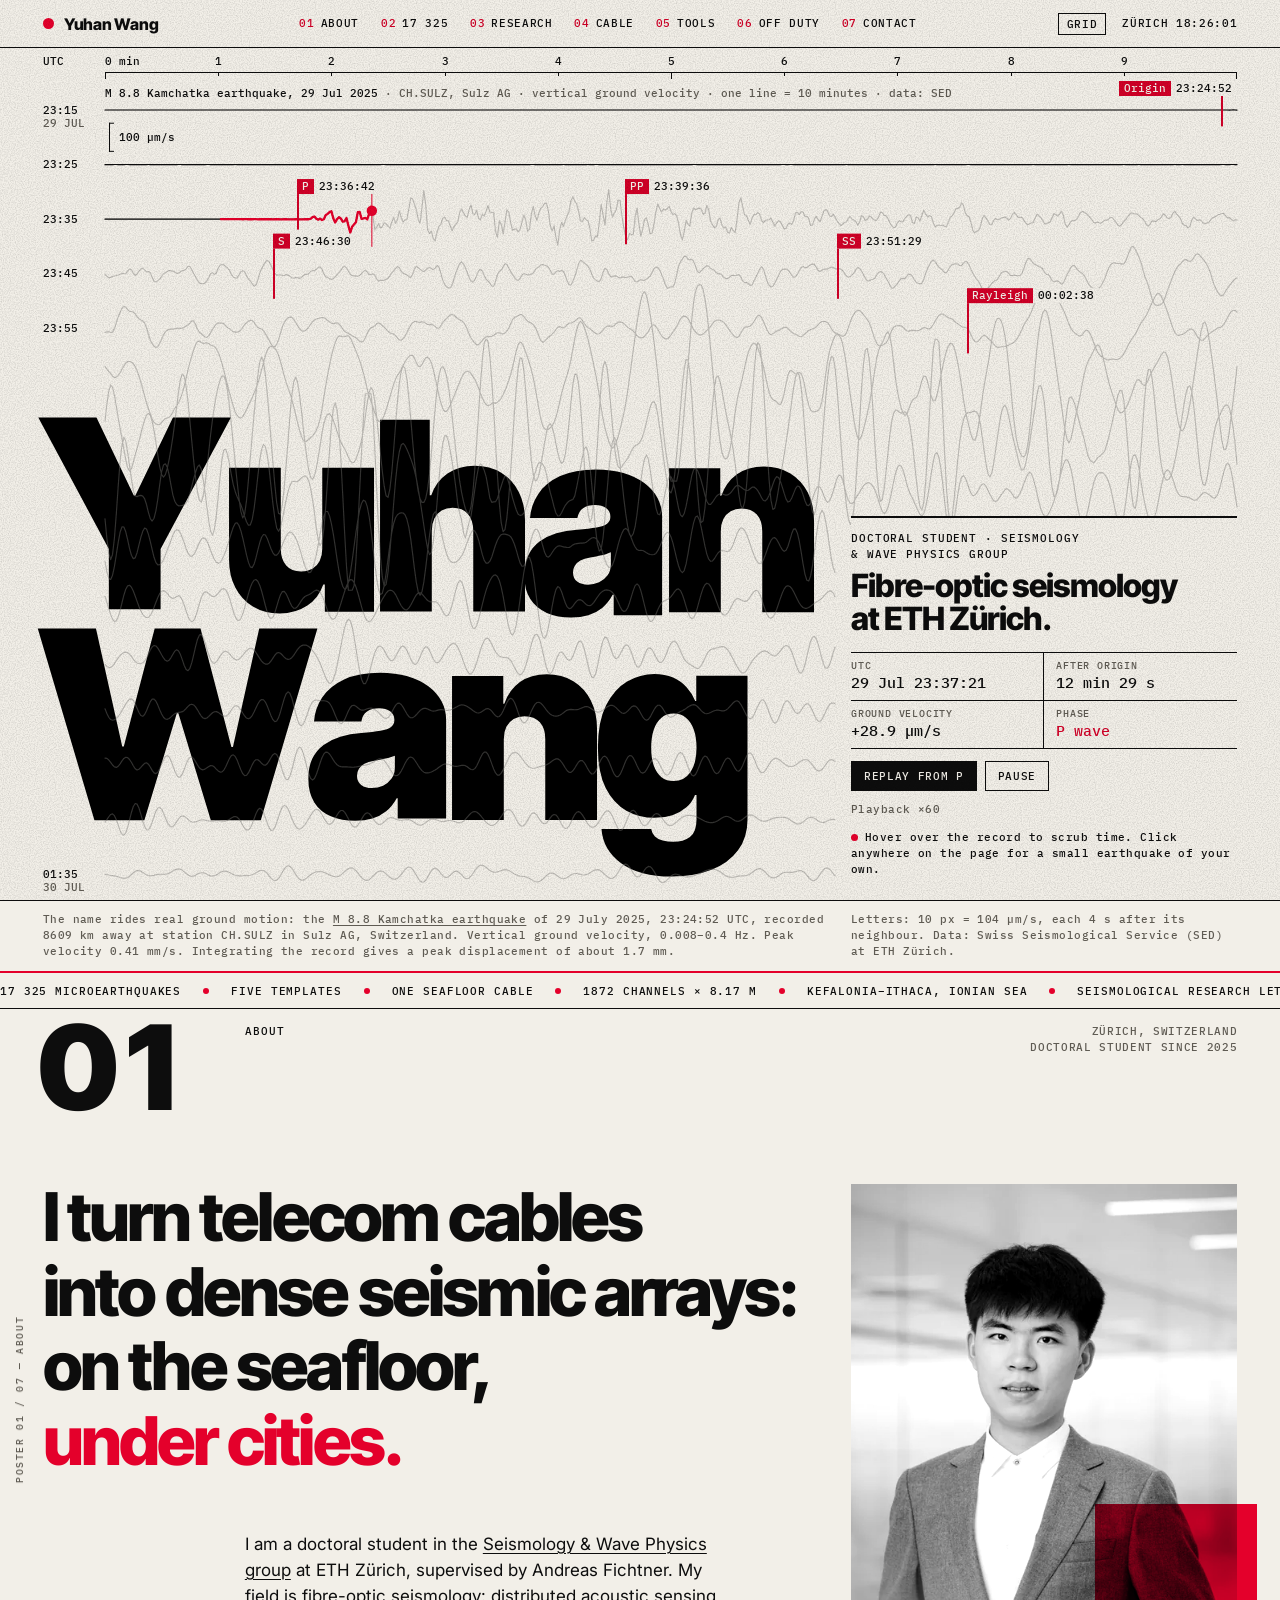
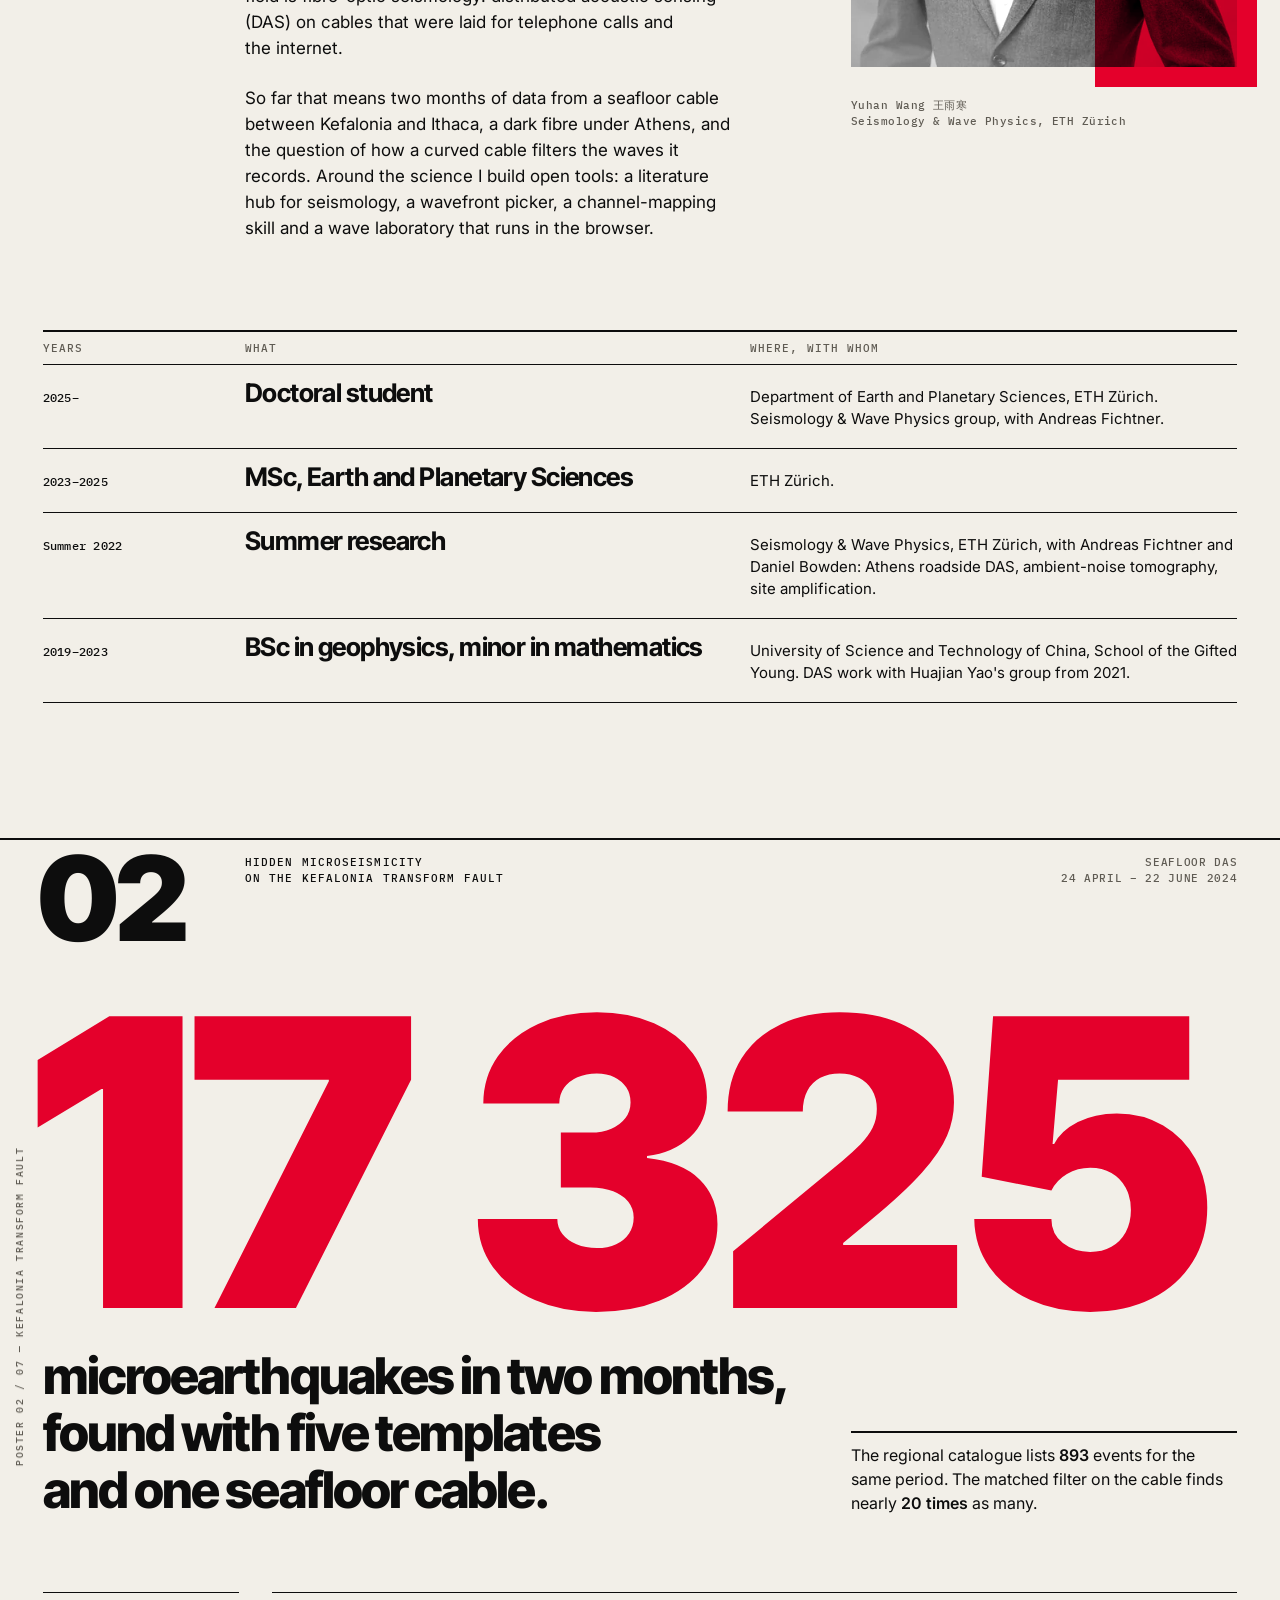
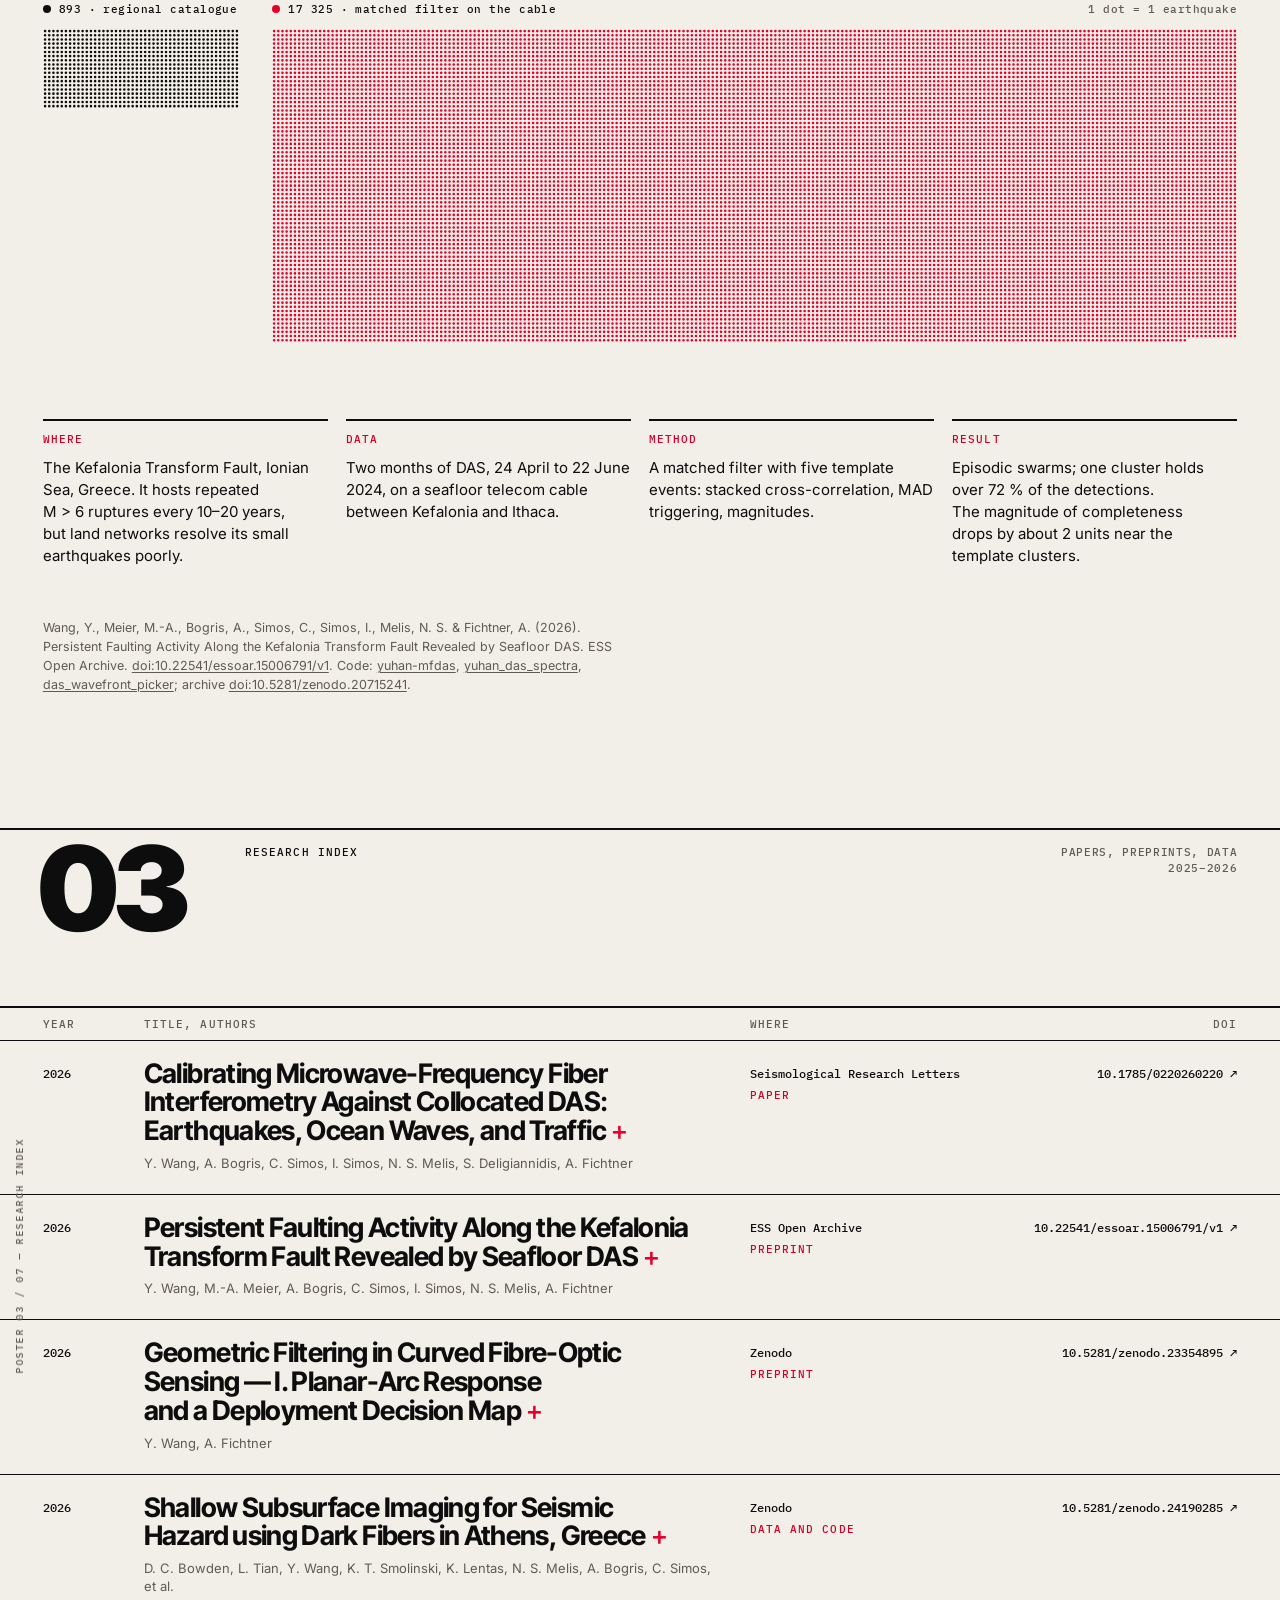
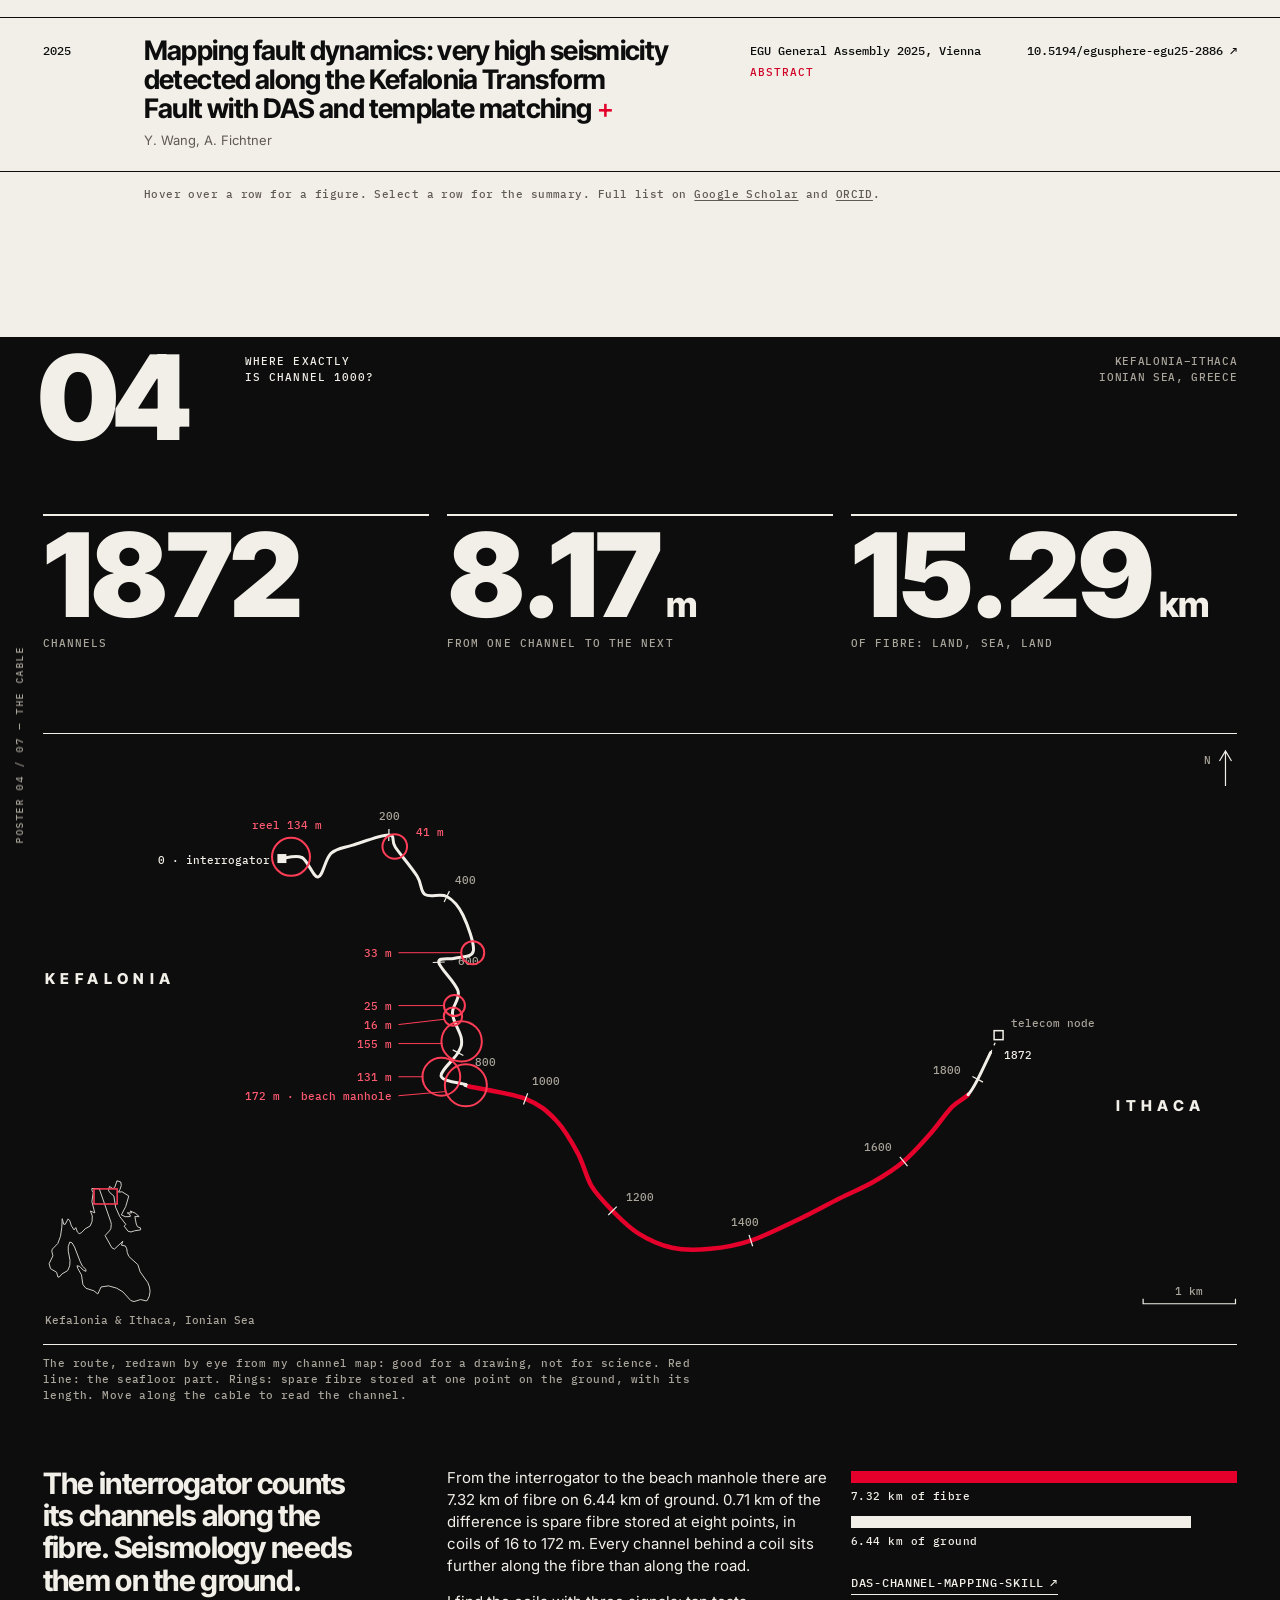
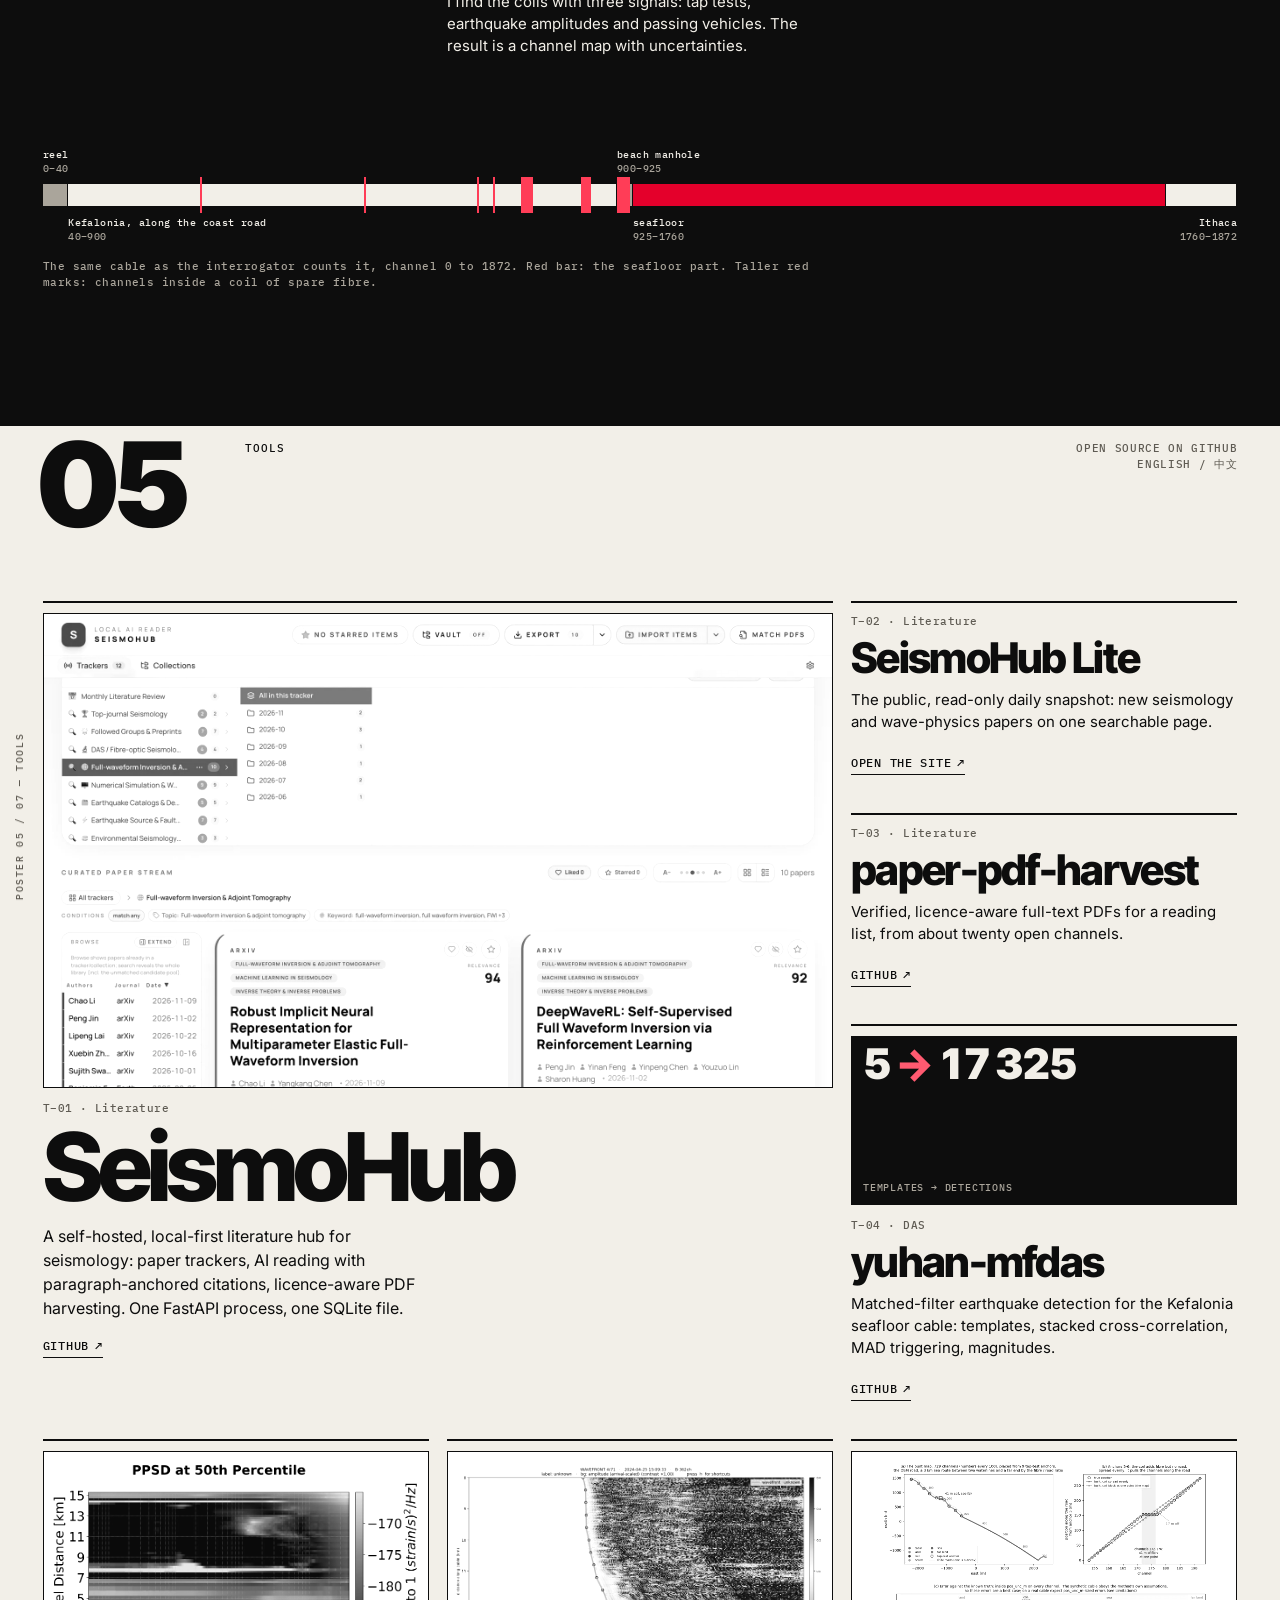
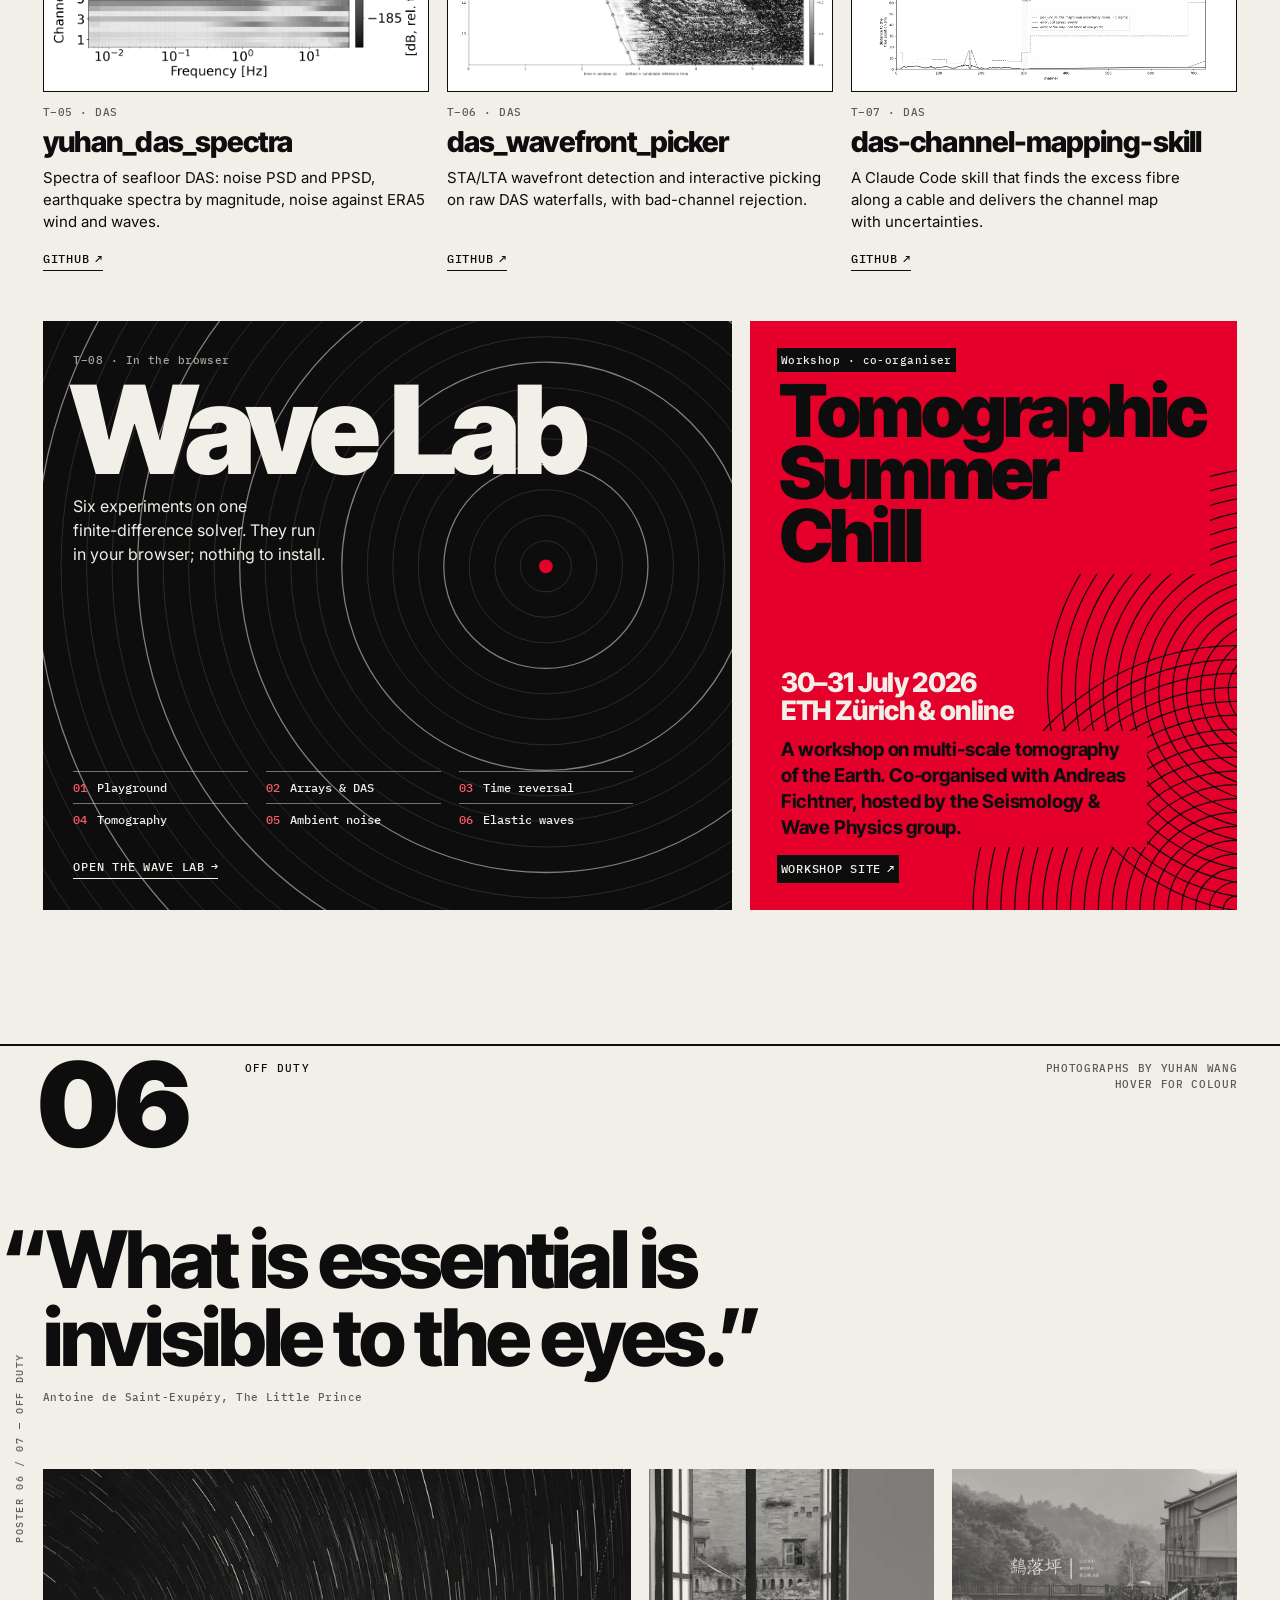
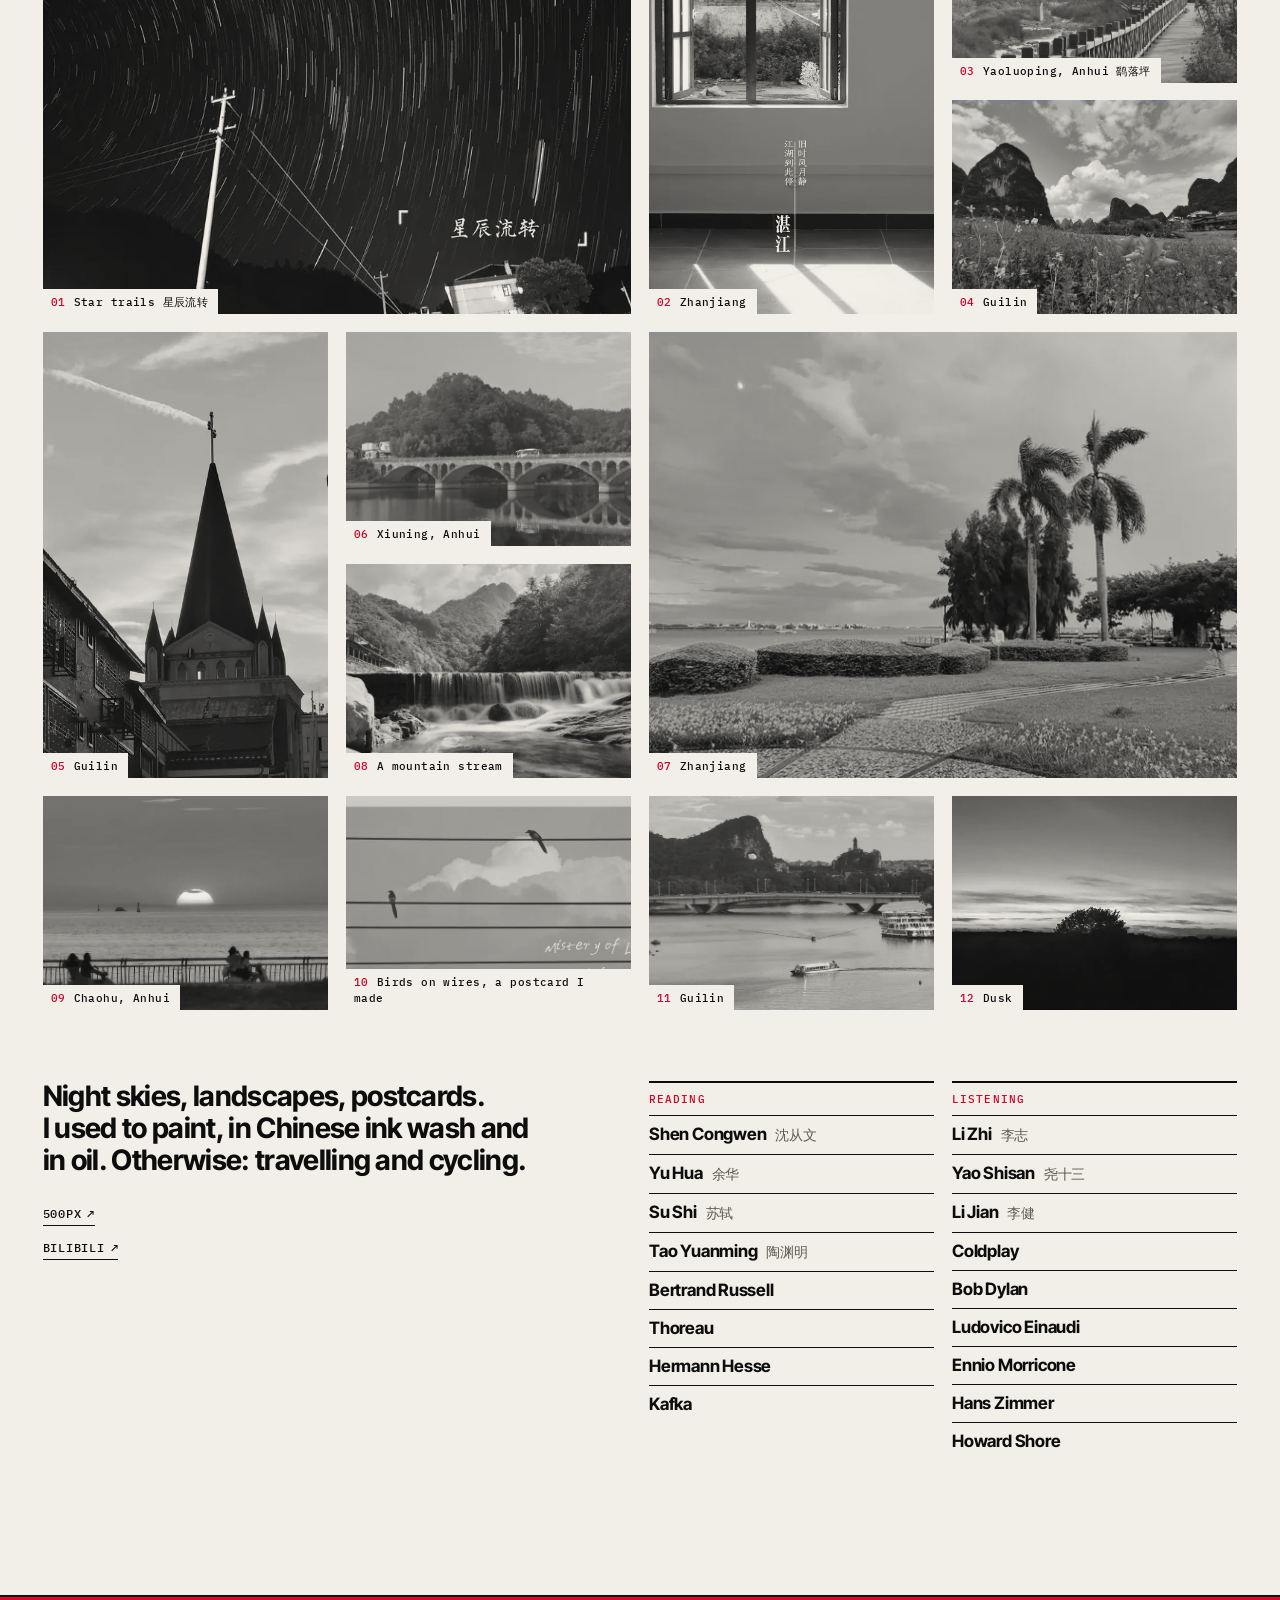
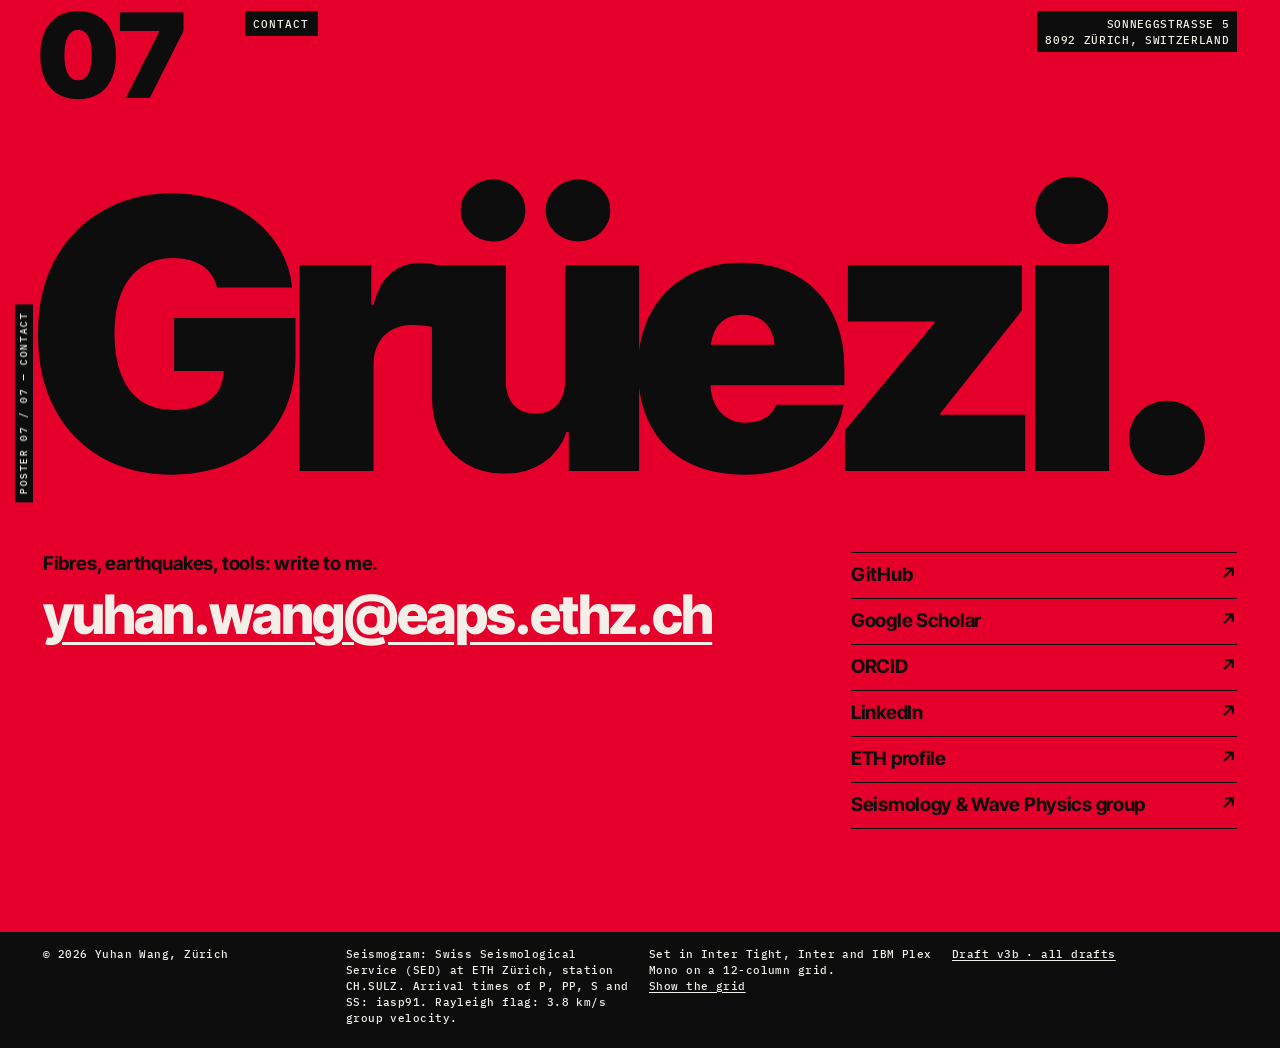
<file: drafts/v3b/index.html>
<!doctype html>
<!-- v3b · PLAKAT. A sequence of Swiss-style posters; the first one is shaken by a real earthquake.
     Paper, ink, one red. Inter Tight / Inter / IBM Plex Mono. No build step: css/plakat.css + js/plakat.js.
     Real data: ../v3-shared/data/seismogram.js (M 8.8 Kamchatka at CH.SULZ), cable.js, geo.js. -->
<html lang="en">
<head>
<meta charset="utf-8">
<meta name="viewport" content="width=device-width, initial-scale=1, viewport-fit=cover">
<meta name="robots" content="noindex">
<title>Yuhan Wang — fibre-optic seismology, ETH Zürich</title>
<meta name="description" content="Yuhan Wang, doctoral student in the Seismology &amp; Wave Physics group at ETH Zürich. Fibre-optic seismology: telecom cables as dense seismic arrays, on the seafloor and under cities.">
<meta name="theme-color" content="#f2efe8">
<link rel="icon" href="data:image/svg+xml,%3Csvg xmlns='http://www.w3.org/2000/svg' viewBox='0 0 64 64'%3E%3Crect width='64' height='64' fill='%23f2efe8'/%3E%3Ccircle cx='32' cy='32' r='17' fill='%23e4002b'/%3E%3C/svg%3E">
<script>/* the reveals need js/plakat.js: if it has not started after 3 s, show everything */
document.documentElement.className='js';setTimeout(function(){if(!window.__plakat)document.documentElement.className=''},3000)</script>
<link rel="preconnect" href="https://fonts.googleapis.com">
<link rel="preconnect" href="https://fonts.gstatic.com" crossorigin>
<link href="https://fonts.googleapis.com/css2?family=IBM+Plex+Mono:wght@400;500&family=Inter+Tight:wght@500;700;800;900&family=Inter:wght@400;500;600&display=swap" rel="stylesheet">
<link rel="stylesheet" href="css/plakat.css">
</head>
<body>
<a class="skip" href="#about">Skip to content</a>

<header class="top">
  <a class="mark" href="#top">Yuhan Wang</a>
  <nav aria-label="Posters">
    <a href="#about" aria-label="01 About"><b>01</b><span>About</span></a>
    <a href="#count" aria-label="02 17,325 earthquakes"><b>02</b><span>17&nbsp;325</span></a>
    <a href="#research" aria-label="03 Research"><b>03</b><span>Research</span></a>
    <a href="#cable" aria-label="04 Cable"><b>04</b><span>Cable</span></a>
    <a href="#tools" aria-label="05 Tools"><b>05</b><span>Tools</span></a>
    <a href="#offduty" aria-label="06 Off duty"><b>06</b><span>Off duty</span></a>
    <a href="#contact" aria-label="07 Contact"><b>07</b><span>Contact</span></a>
  </nav>
  <i class="prog" id="prog" aria-hidden="true"></i>
  <span class="top-r"><button class="gridtog" type="button" data-grid aria-pressed="false" title="Show the 12-column grid (G)">Grid</button><span class="clock" aria-hidden="true">Zürich <span id="clock">--:--:--</span></span></span>
</header>

<main>
<!-- ============================== 00 · HERO ============================== -->
<section class="hero" id="top" aria-label="Yuhan Wang. The real seismogram of the M 8.8 Kamchatka earthquake of 29 July 2025, recorded in Switzerland, moves the letters of the name.">
  <i class="ruler" aria-hidden="true"></i>
  <canvas id="heli" aria-hidden="true"></canvas>
  <canvas id="heliInk" aria-hidden="true"></canvas>
  <h1 class="name" aria-label="Yuhan Wang"><span class="w" aria-hidden="true"><span class="l">Y</span><span class="l">u</span><span class="l">h</span><span class="l">a</span><span class="l">n</span></span><span class="w" aria-hidden="true"><span class="l">W</span><span class="l">a</span><span class="l">n</span><span class="l">g</span></span></h1>
  <canvas id="pen" aria-hidden="true"></canvas>
  <canvas id="marks" aria-hidden="true"></canvas>

  <div class="hero-side" data-q>
    <p class="cap hero-role">Doctoral student · Seismology &amp; Wave Physics group</p>
    <p class="hero-lead"><span class="nb">Fibre-optic</span> seismology at ETH Zürich.</p>
    <dl class="readout">
      <div><dt>UTC</dt><dd id="roUtc">29 Jul 23:36:42</dd></div>
      <div><dt>After origin</dt><dd id="roT">11 min 50 s</dd></div>
      <div><dt>Ground velocity</dt><dd id="roV">0.0 µm/s</dd></div>
      <div><dt>Phase</dt><dd id="roP">P wave</dd></div>
    </dl>
    <div class="hero-ctl">
      <button class="btn" id="btnP" type="button">Replay from P</button>
      <button class="btn btn--ghost" id="btnPlay" type="button">Pause</button>
      <p class="cap" id="speedNote">Playback ×60</p>
    </div>
    <p class="cap hero-hint"><span class="fine-only">Hover over the record to scrub time.</span><span class="touch-only">Drag along the record to scrub time.</span><span class="quake-hint"> <span class="fine-only">Click</span><span class="touch-only">Tap</span> anywhere on the page for a small earthquake of your own.</span></p>
  </div>
</section>

<!-- the caption of the hero poster, under it: the panel stays short, so the playhead rarely passes beneath it -->
<div class="hero-note grid">
  <p class="cap hn-a">The name rides real ground motion: the <a href="https://earthquake.usgs.gov/earthquakes/eventpage/us6000qw60" target="_blank" rel="noopener">M&nbsp;8.8 Kamchatka earthquake</a> of 29&nbsp;July 2025, 23:24:52 UTC, recorded <span id="capDist">8609&nbsp;km</span> away at station CH.SULZ in Sulz&nbsp;AG, Switzerland. Vertical ground velocity, <span class="nb">0.008–0.4&nbsp;Hz</span>. <span id="capPeak"></span></p>
  <p class="cap hn-b"><span id="letterNote"></span>Data: Swiss Seismological Service (SED) at ETH Zürich.</p>
</div>

<!-- ticker: real numbers, mono, one red rule -->
<div class="ticker" aria-hidden="true">
  <div class="ticker-in">
    <span>17&nbsp;325 microearthquakes</span><span>five templates</span><span>one seafloor cable</span><span>1872 channels × 8.17&nbsp;m</span><span>Kefalonia–Ithaca, Ionian Sea</span><span>Seismological Research Letters, 2026</span><span>Tomographic Summer Chill, 30–31 July 2026</span><span>SeismoHub</span><span>Wave Lab: six experiments in the browser</span><span>Seismology &amp; Wave Physics, ETH Zürich</span>
    <span>17&nbsp;325 microearthquakes</span><span>five templates</span><span>one seafloor cable</span><span>1872 channels × 8.17&nbsp;m</span><span>Kefalonia–Ithaca, Ionian Sea</span><span>Seismological Research Letters, 2026</span><span>Tomographic Summer Chill, 30–31 July 2026</span><span>SeismoHub</span><span>Wave Lab: six experiments in the browser</span><span>Seismology &amp; Wave Physics, ETH Zürich</span>
  </div>
</div>

<!-- ============================== 01 · ABOUT ============================== -->
<section class="poster" id="about" aria-labelledby="h-about">
  <div class="side-wrap" aria-hidden="true"><span class="side">Poster 01 / 07 — About</span></div>
  <header class="p-head">
    <p class="p-num" data-q aria-hidden="true">01</p>
    <h2 class="p-title" id="h-about">About</h2>
    <p class="p-meta">Zürich, Switzerland<br>Doctoral student since 2025</p>
  </header>

  <div class="grid about">
    <p class="statement" data-q>
      <span class="ln"><span>I turn telecom cables</span></span>
      <span class="ln"><span>into dense seismic arrays:</span></span>
      <span class="ln"><span>on the seafloor,</span></span>
      <span class="ln"><span><em>under cities.</em></span></span>
    </p>
    <figure class="portrait rv" data-q>
      <div class="portrait-img"><img src="../v3-shared/portrait.webp" srcset="../v3-shared/portrait-sm.webp 480w, ../v3-shared/portrait.webp 1200w" sizes="(max-width: 900px) 70vw, 32vw" width="1200" height="1500" alt="Portrait of Yuhan Wang" loading="lazy"></div>
      <figcaption class="cap">Yuhan Wang <span lang="zh">王雨寒</span><br>Seismology &amp; Wave Physics, ETH Zürich</figcaption>
    </figure>
    <div class="about-text rv" data-q>
      <p>I am a doctoral student in the <a href="https://cos.ethz.ch/" target="_blank" rel="noopener">Seismology &amp; Wave Physics group</a> at ETH Zürich, supervised by Andreas Fichtner. My field is <span class="nb">fibre-optic</span> seismology: distributed acoustic sensing (DAS) on cables that were laid for telephone calls and the internet.</p>
      <p>So far that means two months of data from a seafloor cable between Kefalonia and Ithaca, a dark fibre under Athens, and the question of how a curved cable filters the waves it records. Around the science I build open tools: a literature hub for seismology, a wavefront picker, a <span class="nb">channel-mapping</span> skill and a wave laboratory that runs in the browser.</p>
    </div>
  </div>

  <div class="edu" role="table" aria-label="Education">
    <div class="edu-row edu-head" role="row"><span role="columnheader">Years</span><span role="columnheader">What</span><span role="columnheader">Where, with whom</span></div>
    <div class="edu-row rv" role="row" data-q><span class="edu-y" role="cell">2025–</span><span class="edu-w" role="cell">Doctoral student</span><span class="edu-x" role="cell">Department of Earth and Planetary Sciences, ETH Zürich. Seismology &amp; Wave Physics group, with Andreas Fichtner.</span></div>
    <div class="edu-row rv" role="row" data-q><span class="edu-y" role="cell">2023–2025</span><span class="edu-w" role="cell">MSc, Earth and Planetary Sciences</span><span class="edu-x" role="cell">ETH Zürich.</span></div>
    <div class="edu-row rv" role="row" data-q><span class="edu-y" role="cell">Summer 2022</span><span class="edu-w" role="cell">Summer research</span><span class="edu-x" role="cell">Seismology &amp; Wave Physics, ETH Zürich, with Andreas Fichtner and Daniel Bowden: Athens roadside DAS, <span class="nb">ambient-noise</span> tomography, site amplification.</span></div>
    <div class="edu-row rv" role="row" data-q><span class="edu-y" role="cell">2019–2023</span><span class="edu-w" role="cell">BSc in geophysics, minor in mathematics</span><span class="edu-x" role="cell">University of Science and Technology of China, School of the Gifted Young. DAS work with Huajian Yao's group from 2021.</span></div>
  </div>
</section>

<!-- ============================== 02 · 17 325 ============================== -->
<section class="poster" id="count" aria-labelledby="h-count">
  <div class="side-wrap" aria-hidden="true"><span class="side">Poster 02 / 07 — Kefalonia Transform Fault</span></div>
  <header class="p-head">
    <p class="p-num" data-q aria-hidden="true">02</p>
    <h2 class="p-title" id="h-count">Hidden microseismicity<br>on the Kefalonia Transform&nbsp;Fault</h2>
    <p class="p-meta">Seafloor DAS<br>24&nbsp;April – 22&nbsp;June 2024</p>
  </header>

  <p class="big-n fit" data-q aria-label="17,325"><span class="fit-in" id="bigN" aria-hidden="true">17&nbsp;325</span></p>

  <div class="grid count-lead">
    <p class="lead-xl" data-q>
      <span class="ln"><span>microearthquakes in two months,</span></span>
      <span class="ln"><span>found with five templates</span></span>
      <span class="ln"><span>and one seafloor cable.</span></span>
    </p>
    <p class="count-vs rv" data-q>The regional catalogue lists <strong>893</strong> events for the same period. The matched filter on the cable finds nearly <strong>20&nbsp;times</strong> as many.</p>
  </div>

  <div class="dots" data-q>
    <figure class="dots-f dots-a"><figcaption class="cap"><span><i></i>893 · regional catalogue</span></figcaption><canvas id="dotsA" width="470" height="190" aria-hidden="true"></canvas></figure>
    <figure class="dots-f dots-b"><figcaption class="cap"><span><i></i>17&nbsp;325 · matched filter on the cable</span><em>1 dot = 1 earthquake</em></figcaption><canvas id="dotsB" width="2310" height="750" aria-hidden="true"></canvas></figure>
    <p class="sr">Two dot fields at the same scale: 893 dots for the regional catalogue and 17,325 dots for the matched-filter detections.</p>
  </div>

  <div class="grid facts">
    <div class="fact rv" data-q><h3>Where</h3><p>The Kefalonia Transform Fault, Ionian Sea, Greece. It hosts repeated M&nbsp;&gt;&nbsp;6 ruptures every <span class="nb">10–20&nbsp;years</span>, but land networks resolve its small earthquakes poorly.</p></div>
    <div class="fact rv" data-q><h3>Data</h3><p>Two months of DAS, 24&nbsp;April to 22&nbsp;June 2024, on a seafloor telecom cable between Kefalonia and Ithaca.</p></div>
    <div class="fact rv" data-q><h3>Method</h3><p>A matched filter with five template events: stacked <span class="nb">cross-correlation</span>, MAD triggering, magnitudes.</p></div>
    <div class="fact rv" data-q><h3>Result</h3><p>Episodic swarms; one cluster holds over 72&nbsp;% of the detections. The magnitude of completeness drops by about 2&nbsp;units near the template clusters.</p></div>
  </div>

  <p class="footnote grid"><span>Wang, Y., Meier, <span class="nb">M.-A.</span>, Bogris, A., Simos, C., Simos, I., Melis, N. S. &amp; Fichtner, A. (2026). Persistent Faulting Activity Along the Kefalonia Transform Fault Revealed by Seafloor DAS. ESS Open Archive. <a href="https://doi.org/10.22541/essoar.15006791/v1" target="_blank" rel="noopener">doi:10.22541/essoar.15006791/v1</a>. Code: <a class="nb" href="https://github.com/WANGYuhan2002/yuhan-mfdas" target="_blank" rel="noopener">yuhan-mfdas</a>, <a href="https://github.com/WANGYuhan2002/yuhan_das_spectra" target="_blank" rel="noopener">yuhan_das_spectra</a>, <a href="https://github.com/WANGYuhan2002/das_wavefront_picker" target="_blank" rel="noopener">das_wavefront_picker</a>; archive <a href="https://doi.org/10.5281/zenodo.20715241" target="_blank" rel="noopener">doi:10.5281/zenodo.20715241</a>.</span></p>
</section>

<!-- ============================== 03 · RESEARCH INDEX ============================== -->
<section class="poster" id="research" aria-labelledby="h-research">
  <div class="side-wrap" aria-hidden="true"><span class="side">Poster 03 / 07 — Research index</span></div>
  <header class="p-head">
    <p class="p-num" data-q aria-hidden="true">03</p>
    <h2 class="p-title" id="h-research">Research index</h2>
    <p class="p-meta">Papers, preprints, data<br>2025–2026</p>
  </header>

  <div class="idx-head grid cap" aria-hidden="true"><span>Year</span><span>Title, authors</span><span>Where</span><span>DOI</span></div>
  <ol class="idx">
    <li class="row" data-q data-fig="cm-fig4" data-cap="Traffic on the same cable: one hour of DAS on the land part. From das-channel-mapping-skill, not from the paper.">
      <span class="row-y">2026</span>
      <h3 class="row-t"><button type="button" aria-expanded="false" aria-controls="rx1">Calibrating <span class="nb">Microwave-Frequency</span> Fiber Interferometry Against Collocated DAS: Earthquakes, Ocean Waves, and Traffic</button>
        <small>Y.&nbsp;Wang, A.&nbsp;Bogris, C.&nbsp;Simos, I.&nbsp;Simos, N.&nbsp;S.&nbsp;Melis, S.&nbsp;Deligiannidis, A.&nbsp;Fichtner</small></h3>
      <span class="row-v">Seismological Research Letters<i>Paper</i></span>
      <a class="row-d" href="https://doi.org/10.1785/0220260220" target="_blank" rel="noopener">10.1785/0220260220 <span aria-hidden="true">↗</span></a>
      <div class="row-x" id="rx1" hidden><div class="row-x-in">
        <p>Same cable, Kefalonia 2024: one integrated fibre measurement compared with the DAS channels beside it, for earthquakes, ocean waves and traffic. Code and data: <a href="https://doi.org/10.5281/zenodo.20553635" target="_blank" rel="noopener">doi:10.5281/zenodo.20553635</a>.</p>
        <figure><img data-src="../v3-shared/figs/cm-fig4.webp" width="1800" height="1211" alt="One hour of DAS on the land part of the cable: every vehicle draws a slanted track across the channels."><figcaption class="cap">Traffic on the same cable: one hour of DAS on the land part. From <span class="nb">das-channel-mapping-skill</span>, not from the paper.</figcaption></figure>
      </div></div>
    </li>
    <li class="row" data-q data-fig="sp-eq" data-cap="Earthquake spectra by magnitude over the noise at 11.0&nbsp;km along the cable. From yuhan_das_spectra.">
      <span class="row-y">2026</span>
      <h3 class="row-t"><button type="button" aria-expanded="false" aria-controls="rx2">Persistent Faulting Activity Along the Kefalonia Transform Fault Revealed by Seafloor DAS</button>
        <small>Y.&nbsp;Wang, <span class="nb">M.-A.</span>&nbsp;Meier, A.&nbsp;Bogris, C.&nbsp;Simos, I.&nbsp;Simos, N.&nbsp;S.&nbsp;Melis, A.&nbsp;Fichtner</small></h3>
      <span class="row-v">ESS Open Archive<i>Preprint</i></span>
      <a class="row-d" href="https://doi.org/10.22541/essoar.15006791/v1" target="_blank" rel="noopener">10.22541/essoar.15006791/v1 <span aria-hidden="true">↗</span></a>
      <div class="row-x" id="rx2" hidden><div class="row-x-in">
        <p>Five template events, two months of seafloor DAS, 17&nbsp;325 microearthquakes: nearly 20&nbsp;times the 893 of the regional catalogue. The detections come in episodic swarms; one cluster holds over 72&nbsp;% of them.</p>
        <figure><img data-src="../v3-shared/figs/sp-eq.webp" width="1800" height="1351" alt="Median power spectral density of earthquakes by magnitude bin at 11.0 km along the cable, drawn over the ambient-noise distribution."><figcaption class="cap">Earthquake spectra by magnitude over the noise at 11.0&nbsp;km along the cable. From yuhan_das_spectra.</figcaption></figure>
      </div></div>
    </li>
    <li class="row" data-q data-fig="arc" data-cap="A drawing for this page, not a figure from the preprint.">
      <span class="row-y">2026</span>
      <h3 class="row-t"><button type="button" aria-expanded="false" aria-controls="rx3">Geometric Filtering in Curved <span class="nb">Fibre-Optic</span> Sensing&nbsp;— I. <span class="nb">Planar-Arc</span> Response and a Deployment Decision Map</button>
        <small>Y.&nbsp;Wang, A.&nbsp;Fichtner</small></h3>
      <span class="row-v">Zenodo<i>Preprint</i></span>
      <a class="row-d" href="https://doi.org/10.5281/zenodo.23354895" target="_blank" rel="noopener">10.5281/zenodo.23354895 <span aria-hidden="true">↗</span></a>
      <div class="row-x" id="rx3" hidden><div class="row-x-in">
        <p>How the curvature of a cable filters the wavefield it records, and what that means for laying out a deployment.</p>
      </div></div>
    </li>
    <li class="row" data-q>
      <span class="row-y">2026</span>
      <h3 class="row-t"><button type="button" aria-expanded="false" aria-controls="rx4">Shallow Subsurface Imaging for Seismic Hazard using Dark Fibers in Athens, Greece</button>
        <small>D.&nbsp;C.&nbsp;Bowden, L.&nbsp;Tian, Y.&nbsp;Wang, K.&nbsp;T.&nbsp;Smolinski, K.&nbsp;Lentas, N.&nbsp;S.&nbsp;Melis, A.&nbsp;Bogris, C.&nbsp;Simos, et&nbsp;al.</small></h3>
      <span class="row-v">Zenodo<i>Data and code</i></span>
      <a class="row-d" href="https://doi.org/10.5281/zenodo.24190285" target="_blank" rel="noopener">10.5281/zenodo.24190285 <span aria-hidden="true">↗</span></a>
      <div class="row-x" id="rx4" hidden><div class="row-x-in">
        <p>This started as my 2022 summer project with the group: <span class="nb">ambient-noise</span> tomography and site amplification from roadside DAS in Athens. Presented at the <a href="https://agu.confex.com/agu/fm22/meetingapp.cgi/Paper/1081677" target="_blank" rel="noopener">AGU Fall Meeting 2022</a>.</p>
      </div></div>
    </li>
    <li class="row" data-q data-fig="wp-wiggle" data-cap="One S wavefront picked on a DAS gather. From das_wavefront_picker, not from the abstract.">
      <span class="row-y">2025</span>
      <h3 class="row-t"><button type="button" aria-expanded="false" aria-controls="rx5">Mapping fault dynamics: very high seismicity detected along the Kefalonia Transform Fault with DAS and template matching</button>
        <small>Y.&nbsp;Wang, A.&nbsp;Fichtner</small></h3>
      <span class="row-v">EGU General Assembly 2025, Vienna<i>Abstract</i></span>
      <a class="row-d" href="https://doi.org/10.5194/egusphere-egu25-2886" target="_blank" rel="noopener">10.5194/egusphere-egu25-2886 <span aria-hidden="true">↗</span></a>
      <div class="row-x" id="rx5" hidden><div class="row-x-in">
        <p>The conference abstract on the Kefalonia detections, EGU General Assembly 2025, Vienna.</p>
        <figure><img data-src="../v3-shared/figs/wp-wiggle.webp" width="1559" height="942" alt="Wiggle traces of a DAS gather from 8 to 14 km along the cable with one picked S wavefront, drawn as a green line."><figcaption class="cap">One S wavefront picked on a DAS gather. From das_wavefront_picker, not from the abstract.</figcaption></figure>
      </div></div>
    </li>
  </ol>
  <p class="idx-note grid cap"><span><span class="fine-only">Hover over a row for a figure. </span>Select a row for the summary. Full list on <a href="https://scholar.google.com/citations?user=DLRFdHEAAAAJ&amp;hl=en" target="_blank" rel="noopener">Google Scholar</a> and <a href="https://orcid.org/0000-0001-6451-1166" target="_blank" rel="noopener">ORCID</a>.</span></p>
</section>

<!-- ============================== 04 · THE CABLE ============================== -->
<section class="poster poster--ink" id="cable" aria-labelledby="h-cable" data-dot="red">
  <div class="side-wrap" aria-hidden="true"><span class="side">Poster 04 / 07 — The cable</span></div>
  <header class="p-head">
    <p class="p-num" data-q aria-hidden="true">04</p>
    <h2 class="p-title" id="h-cable">Where exactly<br>is channel 1000?</h2>
    <p class="p-meta">Kefalonia–Ithaca<br>Ionian Sea, Greece</p>
  </header>

  <div class="grid trio" data-q>
    <p class="trio-n"><b>1872</b><span>channels</span></p>
    <p class="trio-n"><b>8.17<small> m</small></b><span>from one channel to the next</span></p>
    <p class="trio-n"><b>15.29<small> km</small></b><span>of fibre: land, sea, land</span></p>
  </div>

  <figure class="cable-map" data-q>
    <div id="cableMap" class="cable-svg" role="img" aria-label="Line drawing of the cable route from Kefalonia across the strait to Ithaca, with the coils of spare fibre marked as red rings."></div>
    <p class="cable-tip cap" id="cableTip" aria-hidden="true"></p>
    <figcaption class="cap">The route, redrawn by eye from my channel map: good for a drawing, not for science. Red line: the seafloor part. Rings: spare fibre stored at one point on the ground, with its length. <span class="fine-only">Move along the cable to read the channel.</span><span class="touch-only">Touch the cable to read the channel.</span></figcaption>
  </figure>

  <div class="grid cable-text" data-q>
    <p class="lead">The interrogator counts its channels along the fibre. Seismology needs them on the ground.</p>
    <div class="cable-copy">
      <p>From the interrogator to the beach manhole there are 7.32&nbsp;km of fibre on 6.44&nbsp;km of ground. 0.71&nbsp;km of the difference is spare fibre stored at eight points, in coils of 16 to 172&nbsp;m. Every channel behind a coil sits further along the fibre than along the road.</p>
      <p>I find the coils with three signals: tap tests, earthquake amplitudes and passing vehicles. The result is a channel map with uncertainties.</p>
    </div>
    <div class="cable-aside">
      <div class="bars" aria-hidden="true">
        <div class="bar bar-f"><i></i><span>7.32&nbsp;km of fibre</span></div>
        <div class="bar bar-g"><i></i><span>6.44&nbsp;km of ground</span></div>
      </div>
      <p><a class="arrow" href="https://github.com/WANGYuhan2002/das-channel-mapping-skill" target="_blank" rel="noopener">das-channel-mapping-skill <span aria-hidden="true">↗</span></a></p>
    </div>
  </div>

  <figure class="strip-fig" data-q>
    <div class="strip" id="strip" aria-hidden="true"></div>
    <figcaption class="cap grid"><span>The same cable as the interrogator counts it, channel 0 to 1872. Red bar: the seafloor part. Taller red marks: channels inside a coil of spare fibre.</span></figcaption>
  </figure>
</section>

<!-- ============================== 05 · TOOLS ============================== -->
<section class="poster" id="tools" aria-labelledby="h-tools">
  <div class="side-wrap" aria-hidden="true"><span class="side">Poster 05 / 07 — Tools</span></div>
  <header class="p-head">
    <p class="p-num" data-q aria-hidden="true">05</p>
    <h2 class="p-title" id="h-tools">Tools</h2>
    <p class="p-meta">Open source on GitHub<br>English / <span lang="zh">中文</span></p>
  </header>

  <div class="grid tools">
    <article class="tool tool--xl rv" data-q>
      <a class="tool-shot" href="https://github.com/WANGYuhan2002/seismohub" target="_blank" rel="noopener" tabindex="-1" aria-hidden="true"><img src="../v3-shared/figs/sh-library.webp" width="1800" height="1125" alt="" loading="lazy"></a>
      <div class="tool-body">
        <p class="cap">T–01 · Literature</p>
        <h3>SeismoHub</h3>
        <p>A <span class="nb">self-hosted</span>, <span class="nb">local-first</span> literature hub for seismology: paper trackers, AI reading with <span class="nb">paragraph-anchored</span> citations, <span class="nb">licence-aware</span> PDF harvesting. One FastAPI process, one SQLite file.</p>
        <a class="arrow" href="https://github.com/WANGYuhan2002/seismohub" target="_blank" rel="noopener" aria-label="SeismoHub on GitHub">GitHub <span aria-hidden="true">↗</span></a>
      </div>
    </article>
    <div class="tool-col">
      <article class="tool rv" data-q>
        <p class="cap">T–02 · Literature</p>
        <h3>SeismoHub Lite</h3>
        <p>The public, <span class="nb">read-only</span> daily snapshot: new seismology and <span class="nb">wave-physics</span> papers on one searchable page.</p>
        <a class="arrow" href="https://wangyuhan2002.github.io/seismohub-lite/" target="_blank" rel="noopener" aria-label="Open the site of SeismoHub Lite">Open the site <span aria-hidden="true">↗</span></a>
      </article>
      <article class="tool rv" data-q>
        <p class="cap">T–03 · Literature</p>
        <h3>paper-pdf-harvest</h3>
        <p>Verified, <span class="nb">licence-aware</span> <span class="nb">full-text</span> PDFs for a reading list, from about twenty open channels.</p>
        <a class="arrow" href="https://github.com/WANGYuhan2002/paper-pdf-harvest" target="_blank" rel="noopener" aria-label="paper-pdf-harvest on GitHub">GitHub <span aria-hidden="true">↗</span></a>
      </article>
      <article class="tool tool--spec rv" data-q>
        <div class="tool-spec" aria-hidden="true"><b>5 <i>→</i> 17&nbsp;325</b><span>templates → detections</span></div>
        <p class="cap">T–04 · DAS</p>
        <h3>yuhan-mfdas</h3>
        <p><span class="nb">Matched-filter</span> earthquake detection for the Kefalonia seafloor cable: templates, stacked <span class="nb">cross-correlation</span>, MAD triggering, magnitudes.</p>
        <a class="arrow" href="https://github.com/WANGYuhan2002/yuhan-mfdas" target="_blank" rel="noopener" aria-label="yuhan-mfdas on GitHub">GitHub <span aria-hidden="true">↗</span></a>
      </article>
    </div>
    <article class="tool tool--fig rv" data-q>
      <a class="tool-thumb" href="https://github.com/WANGYuhan2002/yuhan_das_spectra" target="_blank" rel="noopener" tabindex="-1" aria-hidden="true"><img src="../v3-shared/figs/sp-ppsd.webp" width="1800" height="1070" alt="" loading="lazy"></a>
      <p class="cap">T–05 · DAS</p>
      <h3>yuhan_das_spectra</h3>
      <p>Spectra of seafloor DAS: noise PSD and PPSD, earthquake spectra by magnitude, noise against ERA5 wind and waves.</p>
      <a class="arrow" href="https://github.com/WANGYuhan2002/yuhan_das_spectra" target="_blank" rel="noopener" aria-label="yuhan_das_spectra on GitHub">GitHub <span aria-hidden="true">↗</span></a>
    </article>
    <article class="tool tool--fig rv" data-q>
      <a class="tool-thumb" href="https://github.com/WANGYuhan2002/das_wavefront_picker" target="_blank" rel="noopener" tabindex="-1" aria-hidden="true"><img src="../v3-shared/figs/wp-main.webp" width="1648" height="942" alt="" loading="lazy"></a>
      <p class="cap">T–06 · DAS</p>
      <h3>das_wavefront_picker</h3>
      <p>STA/LTA wavefront detection and interactive picking on raw DAS waterfalls, with <span class="nb">bad-channel</span> rejection.</p>
      <a class="arrow" href="https://github.com/WANGYuhan2002/das_wavefront_picker" target="_blank" rel="noopener" aria-label="das_wavefront_picker on GitHub">GitHub <span aria-hidden="true">↗</span></a>
    </article>
    <article class="tool tool--fig rv" data-q>
      <a class="tool-thumb" href="https://github.com/WANGYuhan2002/das-channel-mapping-skill" target="_blank" rel="noopener" tabindex="-1" aria-hidden="true"><img src="../v3-shared/figs/cm-demo.webp" width="1300" height="880" alt="" loading="lazy"></a>
      <p class="cap">T–07 · DAS</p>
      <h3>das-channel-mapping-skill</h3>
      <p>A Claude Code skill that finds the excess fibre along a cable and delivers the channel map with uncertainties.</p>
      <a class="arrow" href="https://github.com/WANGYuhan2002/das-channel-mapping-skill" target="_blank" rel="noopener" aria-label="das-channel-mapping-skill on GitHub">GitHub <span aria-hidden="true">↗</span></a>
    </article>
  </div>

  <div class="grid duo">
    <article class="lab" data-q data-dot="red">
      <div class="lab-art" id="labArt" aria-hidden="true"></div>
      <p class="cap">T–08 · In the browser</p>
      <h3><a href="../v2a/lab/">Wave Lab</a></h3>
      <p>Six experiments on one <span class="nb">finite-difference</span> solver. They run in your browser; nothing to&nbsp;install.</p>
      <ol class="lab-list">
        <li><a href="../v2a/lab/#play"><b>01</b>Playground</a></li>
        <li><a href="../v2a/lab/#arrays"><b>02</b>Arrays &amp; DAS</a></li>
        <li><a href="../v2a/lab/#tr"><b>03</b>Time reversal</a></li>
        <li><a href="../v2a/lab/#tomo"><b>04</b>Tomography</a></li>
        <li><a href="../v2a/lab/#noise"><b>05</b>Ambient noise</a></li>
        <li><a href="../v2a/lab/#elastic"><b>06</b>Elastic waves</a></li>
      </ol>
      <a class="arrow" href="../v2a/lab/">Open the Wave Lab <span aria-hidden="true">→</span></a>
    </article>
    <article class="tsc" data-q data-dot="ink">
      <div class="tsc-art" id="tscArt" aria-hidden="true"></div>
      <p class="cap">Workshop · co-organiser</p>
      <h3><a href="https://wangyuhan2002.github.io/2026-tomo-workshop/" target="_blank" rel="noopener">Tomographic<br>Summer<br>Chill</a></h3>
      <p class="tsc-date">30–31&nbsp;July 2026<br>ETH Zürich &amp; online</p>
      <p>A workshop on <span class="nb">multi-scale</span> tomography of the Earth. <span class="nb">Co-organised</span> with Andreas Fichtner, hosted by the Seismology &amp; Wave Physics group.</p>
      <a class="arrow" href="https://wangyuhan2002.github.io/2026-tomo-workshop/" target="_blank" rel="noopener" aria-label="Workshop site of the Tomographic Summer Chill">Workshop site <span aria-hidden="true">↗</span></a>
    </article>
  </div>
</section>

<!-- ============================== 06 · OFF DUTY ============================== -->
<section class="poster" id="offduty" aria-labelledby="h-off">
  <div class="side-wrap" aria-hidden="true"><span class="side">Poster 06 / 07 — Off duty</span></div>
  <header class="p-head">
    <p class="p-num" data-q aria-hidden="true">06</p>
    <h2 class="p-title" id="h-off">Off duty</h2>
    <p class="p-meta">Photographs by Yuhan Wang<br><span class="fine-only">Hover for colour</span><span class="touch-only">Tap for colour</span></p>
  </header>

  <figure class="off-quote grid rv" data-q>
    <blockquote><p><span class="hang">“</span>What is essential is invisible to the eyes.”</p></blockquote>
    <figcaption class="cap">Antoine de <span class="nb">Saint-Exupéry</span>, <cite>The Little Prince</cite></figcaption>
  </figure>

  <ul class="photos" id="photos">
    <li class="ph ph--xl" data-q><img class="c" src="../v3-shared/photos/star-trails.webp" srcset="../v3-shared/photos/star-trails-sm.webp 800w, ../v3-shared/photos/star-trails.webp 2000w" sizes="(max-width: 640px) 100vw, 50vw" width="2000" height="1498" alt="Star trails circling above a hillside, a utility pole in the foreground" loading="lazy"><span class="cap"><b>01</b>Star trails <span lang="zh">星辰流转</span></span></li>
    <li class="ph ph--tall" data-q><img class="c" src="../v3-shared/photos/zhanjiang-window-sm.webp" width="533" height="800" alt="An open wooden window looking onto an old brick house, sunlight on the tiled floor" loading="lazy"><span class="cap"><b>02</b>Zhanjiang</span></li>
    <li class="ph" data-q><img class="c" src="../v3-shared/photos/heluoping-sm.webp" width="800" height="450" alt="A wooden walkway and a bridge in a misty mountain village" loading="lazy"><span class="cap"><b>03</b>Yaoluoping<span class="cap-x">, Anhui</span> <span lang="zh">鹞落坪</span></span></li>
    <li class="ph" data-q><img class="c" src="../v3-shared/photos/guilin-karst-sm.webp" width="800" height="450" alt="Karst hills behind a field of flowers" loading="lazy"><span class="cap"><b>04</b>Guilin</span></li>
    <li class="ph ph--tall" data-q><img class="c" src="../v3-shared/photos/guilin-church-sm.webp" width="450" height="800" alt="A church spire against an evening sky" loading="lazy"><span class="cap"><b>05</b>Guilin</span></li>
    <li class="ph" data-q><img class="c" src="../v3-shared/photos/xiuning-bridge-sm.webp" width="800" height="450" alt="A stone arch bridge reflected in a river" loading="lazy"><span class="cap"><b>06</b>Xiuning<span class="cap-x">, Anhui</span></span></li>
    <li class="ph ph--xl" data-q><img class="c" src="../v3-shared/photos/zhanjiang-sea.webp" srcset="../v3-shared/photos/zhanjiang-sea-sm.webp 800w, ../v3-shared/photos/zhanjiang-sea.webp 2000w" sizes="(max-width: 640px) 100vw, 50vw" width="2000" height="1125" alt="Palm trees on a seaside lawn under an orange evening sky" loading="lazy"><span class="cap"><b>07</b>Zhanjiang</span></li>
    <li class="ph" data-q><img class="c" src="../v3-shared/photos/waterfall-sm.webp" width="800" height="450" alt="A low waterfall in a mountain stream" loading="lazy"><span class="cap"><b>08</b>A mountain stream</span></li>
    <li class="ph" data-q><img class="c" src="../v3-shared/photos/chaohu-sunset-sm.webp" width="800" height="450" alt="The sun setting over a lake, people at the railing" loading="lazy"><span class="cap"><b>09</b>Chaohu<span class="cap-x">, Anhui</span></span></li>
    <li class="ph" data-q><img class="c" src="../v3-shared/photos/birds-on-wires-sm.webp" width="800" height="450" alt="A postcard I made: two birds on power lines in front of an evening cloud" loading="lazy"><span class="cap"><b>10</b>Birds on wires<span class="cap-x">, a postcard I made</span></span></li>
    <li class="ph" data-q><img class="c" src="../v3-shared/photos/guilin-river-sm.webp" width="800" height="450" alt="Boats on a river below karst hills" loading="lazy"><span class="cap"><b>11</b>Guilin</span></li>
    <li class="ph" data-q><img class="c" src="../v3-shared/photos/dusk-sm.webp" width="800" height="369" alt="A lone tree on the horizon at dusk" loading="lazy"><span class="cap"><b>12</b>Dusk</span></li>
  </ul>

  <div class="grid off-lists">
    <div class="off-note rv" data-q>
      <p class="lead">Night skies, landscapes, postcards. I&nbsp;used to paint, in Chinese ink wash and in oil. Otherwise: travelling and cycling.</p>
      <p><a class="arrow" href="https://500px.com.cn/wangyuhan" target="_blank" rel="noopener">500px <span aria-hidden="true">↗</span></a><br><a class="arrow" href="https://space.bilibili.com/325684069/video" target="_blank" rel="noopener">Bilibili <span aria-hidden="true">↗</span></a></p>
    </div>
    <div class="off-list rv" data-q>
      <h3 class="cap">Reading</h3>
      <ul>
        <li>Shen Congwen <span lang="zh">沈从文</span></li><li>Yu Hua <span lang="zh">余华</span></li><li>Su Shi <span lang="zh">苏轼</span></li><li>Tao Yuanming <span lang="zh">陶渊明</span></li><li>Bertrand Russell</li><li>Thoreau</li><li>Hermann Hesse</li><li>Kafka</li>
      </ul>
    </div>
    <div class="off-list rv" data-q>
      <h3 class="cap">Listening</h3>
      <ul>
        <li>Li Zhi <span lang="zh">李志</span></li><li>Yao Shisan <span lang="zh">尧十三</span></li><li>Li Jian <span lang="zh">李健</span></li><li>Coldplay</li><li>Bob Dylan</li><li>Ludovico Einaudi</li><li>Ennio Morricone</li><li>Hans Zimmer</li><li>Howard Shore</li>
      </ul>
    </div>
  </div>
</section>

<!-- ============================== 07 · CONTACT ============================== -->
<section class="poster poster--red" id="contact" aria-labelledby="h-contact" data-dot="ink">
  <div class="side-wrap" aria-hidden="true"><span class="side">Poster 07 / 07 — Contact</span></div>
  <header class="p-head">
    <p class="p-num" data-q aria-hidden="true">07</p>
    <h2 class="p-title" id="h-contact">Contact</h2>
    <p class="p-meta">Sonneggstrasse 5<br>8092 Zürich, Switzerland</p>
  </header>

  <p class="gruezi fit" data-q><span class="fit-in" lang="de-CH">Grüezi.</span></p>

  <div class="grid contact">
    <div class="contact-mail" data-q>
      <p class="cap">Fibres, earthquakes, tools: write to me.</p>
      <a class="mail" data-mail href="https://cos.ethz.ch/people/person-detail.MzMzOTkx.TGlzdC8xNDQwLC0xMzkxMTI4OTM0.html"><span data-mail-text>E-mail on my ETH profile</span></a>
    </div>
    <ul class="links" data-q>
      <li><a href="https://github.com/WANGYuhan2002" target="_blank" rel="noopener"><span>GitHub</span><span aria-hidden="true">↗</span></a></li>
      <li><a href="https://scholar.google.com/citations?user=DLRFdHEAAAAJ&amp;hl=en" target="_blank" rel="noopener"><span>Google Scholar</span><span aria-hidden="true">↗</span></a></li>
      <li><a href="https://orcid.org/0000-0001-6451-1166" target="_blank" rel="noopener"><span>ORCID</span><span aria-hidden="true">↗</span></a></li>
      <li><a href="https://www.linkedin.com/in/yuhan-wang-aa2564214/" target="_blank" rel="noopener"><span>LinkedIn</span><span aria-hidden="true">↗</span></a></li>
      <li><a href="https://cos.ethz.ch/people/person-detail.MzMzOTkx.TGlzdC8xNDQwLC0xMzkxMTI4OTM0.html" target="_blank" rel="noopener"><span>ETH profile</span><span aria-hidden="true">↗</span></a></li>
      <li><a href="https://cos.ethz.ch/" target="_blank" rel="noopener"><span>Seismology &amp; Wave Physics group</span><span aria-hidden="true">↗</span></a></li>
    </ul>
  </div>

  <footer class="colophon grid cap">
    <span>© 2026 Yuhan Wang, Zürich</span>
    <span>Seismogram: Swiss Seismological Service (SED) at ETH Zürich, station CH.SULZ. Arrival times of P, PP, S and SS: iasp91. Rayleigh flag: 3.8&nbsp;km/s group velocity.</span>
    <span>Set in Inter Tight, Inter and IBM Plex Mono on a <span class="nb">12-column</span> grid. <button class="linkbtn" id="gridBtn" type="button" data-grid aria-pressed="false">Show the grid</button></span>
    <span><a href="../../index.html">Draft v3b · all drafts</a></span>
  </footer>
</section>
</main>

<!-- ink-to-paper duotone for the photographs: the colour comes back under the cursor or a tap -->
<svg class="defs" width="0" height="0" aria-hidden="true" focusable="false">
  <filter id="duo" color-interpolation-filters="sRGB">
    <feColorMatrix type="matrix" values=".2126 .7152 .0722 0 0  .2126 .7152 .0722 0 0  .2126 .7152 .0722 0 0  0 0 0 1 0"/>
    <feComponentTransfer>
      <feFuncR type="table" tableValues=".05 .95"/>
      <feFuncG type="table" tableValues=".05 .94"/>
      <feFuncB type="table" tableValues=".05 .91"/>
    </feComponentTransfer>
  </filter>
</svg>

<figure id="peek" aria-hidden="true"><div class="peek-in"></div><figcaption class="cap"></figcaption></figure>
<canvas id="quake" aria-hidden="true"></canvas>
<div id="dot" aria-hidden="true"></div>
<div class="gridlines" aria-hidden="true"><i></i><i></i><i></i><i></i><i></i><i></i><i></i><i></i><i></i><i></i><i></i><i></i></div>

<script defer src="../v3-shared/data/seismogram.js"></script>
<script defer src="../v3-shared/data/cable.js"></script>
<script defer src="js/plakat.js"></script>
<!-- only the cable locator needs geo.js: it comes last, so that it never holds up the hero -->
<script defer src="../v3-shared/data/geo.js"></script>
</body>
</html>
</file>
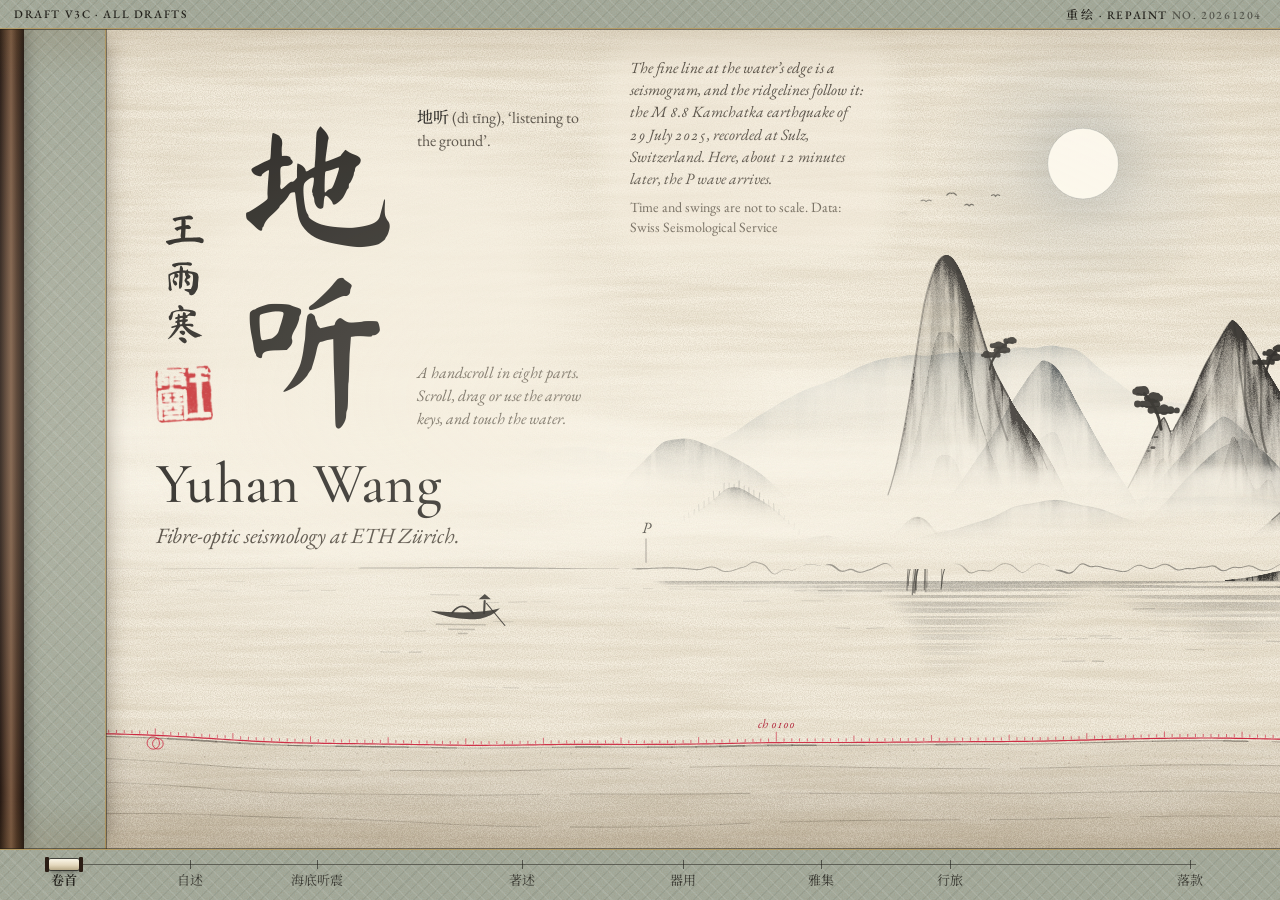
<file: drafts/v3c/index.html>
<!doctype html>
<!-- v3c · 地听 (listening to the ground): an ink handscroll.
     Wide screens: the page unrolls sideways (wheel, drag, arrow keys); the landscape is painted in code
     (js/painting.js) and its ridgelines follow a real seismogram. Small screens: an ordinary vertical page,
     with the painting as bands between the sections. Without JavaScript everything is still readable. -->
<html lang="en">
<head>
<meta charset="utf-8">
<meta name="viewport" content="width=device-width, initial-scale=1, viewport-fit=cover">
<meta name="robots" content="noindex">
<title>Yuhan Wang 王雨寒 · 地听 · fibre-optic seismology, ETH Zürich</title>
<meta name="description" content="Yuhan Wang, doctoral student in the Seismology &amp; Wave Physics group at ETH Zürich. A handscroll in eight parts: fibre-optic seismology on the seafloor, papers, tools, a workshop and photographs. Its ridgelines follow a real seismogram.">
<meta name="theme-color" content="#a3ab9d">
<script>document.documentElement.className += ' js';</script>
<link rel="icon" href="img/seal-64.png">
<link rel="preconnect" href="https://fonts.googleapis.com">
<link rel="preconnect" href="https://fonts.gstatic.com" crossorigin>
<!-- the webfonts never hold up the first paint (a reader who cannot reach Google gets the fallback fonts at once) -->
<link id="gf" rel="preload" as="style" href="https://fonts.googleapis.com/css2?family=Cormorant+Garamond:ital,wght@0,400;0,500;0,600;1,400;1,500&family=EB+Garamond:ital,wght@0,400;0,500;0,600;1,400;1,500&family=Ma+Shan+Zheng&family=Noto+Serif+SC:wght@400;600&display=swap" onload="this.onload=null;this.rel='stylesheet'">
<noscript><link rel="stylesheet" href="https://fonts.googleapis.com/css2?family=Cormorant+Garamond:ital,wght@0,400;0,500;0,600;1,400;1,500&family=EB+Garamond:ital,wght@0,400;0,500;0,600;1,400;1,500&family=Ma+Shan+Zheng&family=Noto+Serif+SC:wght@400;600&display=swap"></noscript>
<style>
:root{
  --paper:#f3ecdd; --leaf:#fbf7ec; --ink:#1c1a17; --ink2:#463f36; --muted:#5c5448; --line:rgba(28,26,23,.22);
  --red:#c8102e; --silk:#a3ab9d; --silk2:#8d9788; --gold:#b39a62;
  --brush:"Ma Shan Zheng","STKaiti","Kaiti SC","KaiTi","Kaiti TC","BiauKai",serif;
  --zh:"Noto Serif SC","Songti SC","STSong","SimSun",serif;
  --serif:"EB Garamond","Cormorant Garamond",Georgia,"Times New Roman",serif;
  --display:"Cormorant Garamond","EB Garamond",Georgia,serif;
  --st:28px; --sb:50px; --mount:clamp(84px, 8.2vw, 112px);
  --inkcur:url("data:image/svg+xml;utf8,<svg xmlns='http://www.w3.org/2000/svg' width='26' height='26' viewBox='0 0 26 26'><path d='M13 3c3.4 5 5.8 8.2 5.8 11.5a5.8 5.8 0 1 1-11.6 0C7.200 11.2 9.600 8 13 3z' fill='%231c1a17' fill-opacity='.86' stroke='%23f3ecdd' stroke-width='1.2'/></svg>") 13 22;
  --grain:url("data:image/svg+xml;utf8,<svg xmlns='http://www.w3.org/2000/svg' width='600' height='600'><filter id='a' x='0' y='0' width='100%' height='100%'><feTurbulence type='fractalNoise' baseFrequency='.85' numOctaves='2' seed='3' stitchTiles='stitch'/><feColorMatrix values='0 0 0 0 .34  0 0 0 0 .27  0 0 0 0 .17  0 0 0 .55 -.17'/></filter><rect width='600' height='600' filter='url(%23a)'/></svg>");
  --fibres:url("data:image/svg+xml;utf8,<svg xmlns='http://www.w3.org/2000/svg' width='600' height='600'><filter id='b' x='0' y='0' width='100%' height='100%'><feTurbulence type='fractalNoise' baseFrequency='.007 .12' numOctaves='3' seed='8' stitchTiles='stitch'/><feColorMatrix values='0 0 0 0 .46  0 0 0 0 .37  0 0 0 0 .22  0 0 0 .42 -.14'/></filter><rect width='600' height='600' filter='url(%23b)'/></svg>");
}
*{box-sizing:border-box}
html{-webkit-text-size-adjust:100%}
/* smooth only once the page has settled (handscroll.js adds .smooth): the browser's own jump to a #part at load
   must not glide, or it would end after the correction for late fonts and undo it */
@media (prefers-reduced-motion:no-preference){html.smooth{scroll-behavior:smooth}}
body{margin:0; color:var(--ink); background:var(--paper); font-family:var(--serif); font-size:18px; line-height:1.56;
  -webkit-font-smoothing:antialiased; text-rendering:optimizeLegibility; font-variant-numeric:oldstyle-nums}
img{display:block; max-width:100%}
a{color:inherit; text-decoration:underline; text-decoration-color:rgba(28,26,23,.34); text-decoration-thickness:1px; text-underline-offset:.2em; transition:text-decoration-color .25s}
a:hover{text-decoration-color:var(--ink)}
:focus-visible{outline:1.5px solid var(--ink); outline-offset:3px; border-radius:2px}
[lang|="zh"]{font-family:var(--zh)}
p{margin:0}
p, li, figcaption{text-wrap:pretty}
.skip{position:absolute; left:8px; top:-60px; z-index:90; padding:6px 12px; background:var(--leaf); border:1px solid var(--ink)}
.skip:focus{top:36px}

/* ---------- silk borders of the mounting ---------- */
.silk{background-color:var(--silk); color:#22201b;
  background-image:repeating-linear-gradient(45deg, rgba(255,255,255,.085) 0 1.5px, transparent 1.5px 9px), repeating-linear-gradient(-45deg, rgba(30,40,30,.07) 0 1.5px, transparent 1.5px 9px), var(--grain)}
.silk-top{position:sticky; top:0; z-index:30; height:var(--st); display:flex; align-items:center; justify-content:space-between; padding:0 14px;
  font:500 11.5px/1 var(--serif); letter-spacing:.14em; text-transform:uppercase; box-shadow:0 1px 0 var(--gold), 0 2px 0 rgba(28,26,23,.5)}
.silk-top > *{white-space:nowrap}
.silk-top a{text-decoration:none}
@media (max-width:520px){.silk-top{font-size:10.5px; letter-spacing:.1em; padding:0 10px} #seedno{display:none}}
.silk-top a:hover{text-decoration:underline}
.silk-top [lang|="zh"]{letter-spacing:.2em; font-size:12px}
#repaint{font:inherit; letter-spacing:inherit; text-transform:inherit; color:inherit; background:none; border:0; padding:6px 4px; cursor:pointer}
#repaint:hover{text-decoration:underline}
#seedno{opacity:.62; font-variant-numeric:tabular-nums lining-nums}
.silk-bottom{display:none}

/* ---------- paper ---------- */
#stage{position:relative}
.paper{display:none}
body{background-image:var(--fibres), var(--grain); background-size:600px 600px}
#paint{display:none}

/* ---------- shared pieces ---------- */
.tzh{margin:0; font-family:var(--brush); font-weight:400; line-height:1.02; writing-mode:vertical-rl; letter-spacing:.03em; color:var(--ink)}
.sig{display:flex; flex-direction:column; align-items:center; margin:0; font-family:var(--brush); line-height:1}
.sig-name{writing-mode:vertical-rl; letter-spacing:.12em; font-family:var(--brush)}
.seal{mix-blend-mode:multiply; transform:rotate(-2.5deg)}
.name{margin:0; font-family:var(--display); font-weight:500; letter-spacing:.005em; line-height:1}
.line{font-style:italic; color:var(--ink2)}
.gloss{color:var(--ink2)}
.gloss b{font-weight:500; color:var(--ink)}
.hint{color:var(--muted); font-style:italic}
.only-h{display:none}
.note{margin:0; color:var(--ink2); font-size:.86em; line-height:1.42; font-style:italic}
.note small{display:block; margin-top:.5em; font-size:.9em; color:var(--muted); font-style:normal}
.ctitle{margin:0; font-weight:400}
.ctitle .zh{font-family:var(--brush); line-height:1; white-space:nowrap; flex:none}
.ctitle .en{font:500 .7em/1 var(--serif); letter-spacing:.32em; text-transform:uppercase; color:var(--muted)}
.years{list-style:none; margin:0; padding:0}
.years li{display:grid; grid-template-columns:6.4em 1fr; gap:.2em .6em; padding:.34em 0; border-top:1px solid var(--line); font-size:.93em; line-height:1.4}
.years li:last-child{border-bottom:1px solid var(--line)}
.years b{font-weight:500; font-variant-numeric:lining-nums tabular-nums; color:var(--ink2)}
.small{font-size:.9em; color:var(--ink2)}
.num{display:block; font-family:var(--display); font-weight:600; line-height:.86; letter-spacing:-.012em; font-variant-numeric:lining-nums}
.num.red{color:var(--red)}
.count span{display:block; margin-top:.5em; font-size:.92em; line-height:1.35; color:var(--ink2); max-width:17em}
.count .num{font-size:5.5em}
.count.minor .num{font-size:2.7em; color:var(--ink)}
.triad{list-style:none; margin:0; padding:0; display:flex; gap:1.5em}
.triad li{display:flex; flex-direction:column; gap:.3em; font-size:.84em; line-height:1.25; color:var(--ink2); max-width:6.5em}
.triad b{font-family:var(--brush); font-weight:400; font-size:2.5em; line-height:1; color:var(--ink)}
.refs{font-size:.9em; color:var(--ink2)}
.event b{display:block; font-weight:500; font-size:1.25em; line-height:1.2; margin-bottom:.25em}
.pubs,.tools{list-style:none; margin:0; padding:0}
.pubs li{padding-top:.55em; border-top:1px solid var(--line)}
.pubs .meta{font-size:.76em; letter-spacing:.07em; text-transform:uppercase; color:var(--muted); font-variant-numeric:lining-nums}
.pubs .ttl{margin:.22em 0 .25em; font-size:1.07em; line-height:1.3; font-weight:500}
.pubs .ttl a{text-decoration-color:rgba(28,26,23,.2)}
.pubs .au{font-size:.92em; line-height:1.38; color:var(--ink2)}
.pubs .gist{margin-top:.3em; font-size:.92em; line-height:1.38; font-style:italic; color:var(--muted)}
.nowrap{white-space:nowrap}
.tools li{padding-top:.5em; border-top:1px solid var(--line); font-size:.94em; line-height:1.4}
.tools b{display:block; font-weight:500; font-size:1.08em}
.tools span{color:var(--ink2)}
.tools .lab b{font-size:1.3em; line-height:1.15; margin-bottom:.1em}
/* album leaves */
.leaf{margin:0}
.leaf .mat{display:block; width:100%; padding:7px; background:var(--leaf); border:0; cursor:zoom-in; font:inherit; color:inherit;
  box-shadow:0 0 0 1px rgba(60,50,35,.3), 0 0 0 6px var(--silk), 0 0 0 7px rgba(40,35,28,.4), 0 14px 24px -14px rgba(40,30,15,.5); transition:transform .5s cubic-bezier(.2,.7,.2,1), box-shadow .5s}
.leaf .mat:hover{transform:translateY(-3px)}
.leaf img{width:100%; height:auto; filter:saturate(.84) contrast(.97) sepia(.07); transition:filter .5s}
.leaf .mat:hover img,.leaf .mat:focus-visible img{filter:none}
.leaf.still .mat{cursor:default}
.leaf.still .mat:hover{transform:none}
.leaf figcaption{margin-top:14px; font-size:.82em; line-height:1.3; color:var(--ink2)}
.leaf figcaption [lang|="zh"]{margin-right:.2em; color:var(--ink)}
/* implements: four tools shown as prints of their own figures; the colour comes back on hover */
.implements{display:grid}
.imp .mat{cursor:pointer}
.imp img{filter:grayscale(1) sepia(.18) contrast(.92); mix-blend-mode:multiply}
.imp .mat:hover img{filter:none; mix-blend-mode:normal}
.imp figcaption{margin-top:10px; font-size:.86em; line-height:1.34}
.imp figcaption b{font-family:var(--brush); font-weight:400; font-size:1.6em; line-height:1; color:var(--ink); margin-right:.1em; vertical-align:-.1em}
.imp figcaption a{font-weight:500; color:var(--ink)}
.imp figcaption span{display:block; margin-top:.15em}
.inscr{font-size:.92em; line-height:1.48; color:var(--ink2)}
.inscr b{font-family:var(--brush); font-weight:400; font-size:1.7em; line-height:1; color:var(--ink); margin-right:.05em; vertical-align:-.12em}
.inscr [lang|="zh"]{white-space:nowrap}
.inscr em{font-style:normal; letter-spacing:.1em; text-transform:uppercase; font-size:.82em; color:var(--muted); margin-right:.2em}
.links{list-style:none; margin:0; padding:0; display:grid; grid-template-columns:1fr 1fr; gap:.1em 1.4em; font-size:.96em}
.links li{padding:.26em 0; border-top:1px solid var(--line)}
.mail{font-family:var(--display); font-weight:500; font-size:1.7em; line-height:1.15; text-decoration-color:rgba(28,26,23,.25)}
html:not(.hs) .mail{font-size:min(1.7em,7.4vw); overflow-wrap:anywhere}
.epi{font-style:italic; color:var(--ink2)}
.epi cite{display:block; margin-top:.3em; font-style:normal; font-size:.86em; color:var(--muted)}
.credit{font-size:.8em; line-height:1.42; color:var(--muted)}
.dateline{font-family:var(--brush); font-size:1.5em; line-height:1.45; letter-spacing:.14em; writing-mode:vertical-rl; white-space:nowrap}
/* the workshop leaf is mounted as a round fan (团扇), cropped to the globe */
.fan{margin:0}
.fan .mat{position:relative; display:block; overflow:hidden; padding:0; border-radius:50%; background:#d9d2c0;
  box-shadow:0 0 0 7px var(--leaf), 0 0 0 8px rgba(60,50,35,.3), 0 0 0 14px var(--silk), 0 0 0 15px rgba(40,35,28,.4), 0 16px 26px -14px rgba(40,30,15,.55)}
.fan img{position:absolute; max-width:none; width:auto; height:117%; left:-88.3%; top:-9.2%; filter:saturate(.5) sepia(.22) contrast(.94) brightness(1.03)}
.fan .mat::after{content:""; position:absolute; inset:0; border-radius:50%; pointer-events:none;
  background:radial-gradient(circle at 50% 42%, transparent 58%, rgba(243,236,221,.22) 86%, rgba(243,236,221,.4)); box-shadow:inset 0 0 0 1px rgba(60,50,35,.25)}
.fan::after{content:""; display:block; width:9px; height:calc(var(--fan) * .3); margin:15px auto 0; border-radius:2px 2px 4px 4px;
  background:linear-gradient(90deg,#3a2a1e,#7a5a43 45%,#4a3324); box-shadow:0 0 0 1px rgba(40,30,15,.25)}

/* ---------- vertical page (small screens, and the fallback without JavaScript) ---------- */
html:not(.hs) .hero-view{position:relative; min-height:calc(100svh - var(--st)); overflow:hidden}
html:not(.hs) .hero .band{position:absolute; inset:0; width:100%; height:100%}
html:not(.hs) .hero-in{position:relative; display:grid; grid-template-columns:auto auto 1fr; column-gap:14px; padding:7.5svh 20px 0}
html:not(.hs) .tzh{grid-column:2; grid-row:1; font-size:min(15.5svh,30vw)}
html:not(.hs) .sig{grid-column:1; grid-row:1; margin-top:min(13svh,25vw); font-size:min(4.2svh,8vw)}
html:not(.hs) .seal{width:min(5.6svh,11vw); height:auto; margin-top:.45em}
html:not(.hs) .gloss{grid-column:3; grid-row:1; font-size:15px; line-height:1.4; padding-top:.4em; max-width:11.5em}
html:not(.hs) .gloss .hint{display:block; margin-top:.8em}
html:not(.hs) .name{grid-column:1/-1; grid-row:2; margin-top:.36em; font-size:min(5.6svh,11.2vw)}
html:not(.hs) .line{grid-column:1/-1; grid-row:3; margin-top:.3em; font-size:min(18px,4.5vw); max-width:14.6em}   /* one line in EB Garamond; a wider fallback wraps instead of reaching into the hills */
html:not(.hs) .note{padding:18px 22px 6px; max-width:36em; margin:0 auto}
html:not(.hs) .band{display:block; width:100%; height:clamp(170px,50vw,250px);
  -webkit-mask-image:linear-gradient(to bottom, transparent, #000 14%, #000 84%, transparent); mask-image:linear-gradient(to bottom, transparent, #000 14%, #000 84%, transparent)}
html:not(.hs) .hero .band{-webkit-mask-image:linear-gradient(to bottom, #000 90%, transparent); mask-image:linear-gradient(to bottom, #000 90%, transparent)}
html:not(.hs) .colophon{max-width:640px; margin:0 auto; padding:6px 22px 44px}
html:not(.hs) .ctitle{display:flex; flex-wrap:wrap; align-items:baseline; gap:.3em .8em; margin:0 0 .9em}
html:not(.hs) .ctitle .zh{font-size:min(2.7em, 15.5vw)}
html:not(.hs) .cbody > * + *, html:not(.hs) .flow > * + *, html:not(.hs) .grp > * + *{margin-top:1.05em}
html:not(.hs) section{scroll-margin-top:calc(var(--st) + 14px)}
html:not(.hs) .tally{display:grid; gap:1.1em}
html:not(.hs) .count .num{font-size:4.6em}
html:not(.hs) .count.minor .num{font-size:2.3em; color:var(--ink2)}
html:not(.hs) .leaf.portrait{max-width:230px}
html:not(.hs) .leaves{display:grid; grid-template-columns:1fr 1fr; gap:26px 22px; padding:6px 6px 0}
html:not(.hs) .leaves .wide{grid-column:1/-1}
html:not(.hs) .leaves .tall{grid-row:span 2}
html:not(.hs) .implements{grid-template-columns:1fr 1fr; gap:24px 22px; padding:6px 6px 0}
html:not(.hs) .imp img{width:100%; height:auto; aspect-ratio:4/3; object-fit:contain}
html:not(.hs) .imp figcaption b{display:block; margin-bottom:.12em}
html:not(.hs) .imp figcaption a{overflow-wrap:anywhere}
html:not(.hs) .fan{--fan:min(68vw, 280px); padding:14px 0 4px}
html:not(.hs) .fan .mat{width:var(--fan); height:var(--fan); margin:0 auto}
html:not(.hs) .dateline{writing-mode:horizontal-tb; font-size:min(1.2em,5.3vw); line-height:1.35; letter-spacing:.08em}
html:not(.hs) .lastcol{display:flex; flex-wrap:wrap; align-items:center; gap:10px 14px; margin-top:1.6em; padding-top:1.1em; border-top:1px solid var(--line)}
html:not(.hs) .seal2{width:62px; height:auto; flex:none}
html:not(.hs) .mount{display:none}
html:not(.hs) #track{padding-bottom:30px}
html:not(.js) .band, html:not(.js) .note, html:not(.js) .gloss .hint, html:not(.js) #repaint{display:none}
html:not(.js) .hero-view{min-height:0; padding-bottom:20px}

/* ---------- handscroll (wide screens) ---------- */
html.hs, html.hs body{height:100%; overflow:hidden}
html.hs body{background:var(--silk2); overscroll-behavior:none}
html.hs .silk-top{position:fixed; left:0; right:0}
html.hs .silk-bottom{display:block; position:fixed; left:0; right:0; bottom:0; height:var(--sb); z-index:30; box-shadow:0 -1px 0 var(--gold), 0 -2px 0 rgba(28,26,23,.5)}
html.hs #stage{position:fixed; left:0; right:0; top:var(--st); bottom:var(--sb); overflow:hidden; touch-action:none; background:var(--paper)}
html.hs .paper{display:block; position:absolute; top:0; bottom:0; left:0; right:-600px; background-color:var(--paper); background-image:var(--fibres), var(--grain); background-size:600px 600px; will-change:transform}
html.hs #stage::after{content:""; position:absolute; inset:0; z-index:5; pointer-events:none;
  background:linear-gradient(to bottom, rgba(110,85,45,.13), transparent 6%, transparent 94%, rgba(110,85,45,.15)), radial-gradient(130% 100% at 50% 45%, rgba(255,250,236,.3), transparent 62%)}
html.hs #paint{display:block; position:absolute; inset:0; width:100%; height:100%; transition:opacity .6s ease}
html.hs #paint.out{opacity:0}
html.hs .band{display:none}
html.hs #track{position:absolute; left:0; top:0; height:100%; width:max-content; display:flex; align-items:flex-start; z-index:2;
  padding:calc(var(--H) * .085) calc(var(--mount) + 24px + 16vw) 0 0; font-size:clamp(17px, calc(var(--H) * .0222), 20px)}
html.hs.ink #stage{cursor:var(--inkcur), crosshair}
html.dragging, html.dragging *{-webkit-user-select:none; user-select:none}
html.hs .mount{position:absolute; top:0; bottom:0; width:var(--mount); background-color:var(--silk);
  background-image:repeating-linear-gradient(45deg, rgba(255,255,255,.085) 0 1.5px, transparent 1.5px 9px), repeating-linear-gradient(-45deg, rgba(30,40,30,.07) 0 1.5px, transparent 1.5px 9px), var(--grain)}
html.hs .mount::before{content:""; position:absolute; top:0; bottom:0; width:24px;
  background:linear-gradient(90deg,#241812,#5b4130 28%,#7a5a43 46%,#4a3324 70%,#1e140f); box-shadow:0 0 18px rgba(0,0,0,.4)}
html.hs .mount.start{left:0; box-shadow:1px 0 0 var(--gold), 2px 0 0 rgba(28,26,23,.5), 12px 0 22px -12px rgba(40,30,15,.5)}
html.hs .mount.start::before{left:0}
html.hs .mount.end{right:0; box-shadow:-1px 0 0 var(--gold), -2px 0 0 rgba(28,26,23,.5), -12px 0 22px -12px rgba(40,30,15,.5)}
html.hs .mount.end::before{right:0}
html.hs .only-h{display:inline}
html.hs .only-v{display:none}

html.hs .hero{flex:none; position:relative; width:var(--W); min-height:10px}
html.hs .hero-view{display:contents}
html.hs .hero-in{position:relative; display:grid; grid-template-columns:auto auto minmax(0,1fr); column-gap:1.05em; align-items:start;
  margin-left:calc(var(--mount) + clamp(26px,4vw,62px)); font-size:calc(1em * var(--hf, 1));   /* --hf < 1 only with a wide fallback font (handscroll.js fitHero) */
  /* the seal column and the brush title grow with the height of the window (.068 and .204 of it), so the hero grows
     with it too: the gloss beside them always keeps its 9.3 em (with the two gaps, 11.4 em) */
  width:max(clamp(318px,30vw,470px), calc(var(--H) * .272 * var(--hk, 1) + 11.4em))}
html.hs .hero-in::before, html.hs .colophon::before{content:""; position:absolute; z-index:-1; pointer-events:none; height:calc(var(--H) * .55 + 4.2em)}
html.hs .hero-in::before{inset:-2em -3em auto -3em; background:radial-gradient(closest-side, rgba(243,236,221,.92), rgba(243,236,221,.8) 58%, rgba(243,236,221,0))}
/* behind an inscription the paper is washed clear right to its edges (the vertical labels sit there) */
html.hs .colophon::before{inset:-2.2em -4em auto -4em;
  background:linear-gradient(90deg, rgba(243,236,221,0), rgba(243,236,221,.84) 4em, rgba(243,236,221,.84) calc(100% - 4em), rgba(243,236,221,0));
  -webkit-mask-image:linear-gradient(transparent, #000 2.2em, #000 calc(100% - 2.6em), transparent); mask-image:linear-gradient(transparent, #000 2.2em, #000 calc(100% - 2.6em), transparent)}
/* --hk < 1 on short screens (set by handscroll.js) so that the hero always ends above the water */
html.hs .tzh{grid-column:2; grid-row:1; font-size:calc(var(--H) * .2 * var(--hk, 1))}
html.hs .sig{grid-column:1; grid-row:1; margin-top:calc(var(--H) * .135 * var(--hk, 1)); font-size:calc(var(--H) * .051 * var(--hk, 1))}
html.hs .seal{width:calc(var(--H) * .068 * var(--hk, 1)); height:auto; margin-top:.4em}
html.hs .gloss{grid-column:3; grid-row:1; align-self:stretch; display:flex; flex-direction:column; justify-content:space-between; padding:.5em 0 .3em; font-size:.88em; line-height:1.42}
html.hs .name{grid-column:1/-1; grid-row:2; margin-top:.34em; font-size:3.15em}
html.hs .line{grid-column:1/-1; grid-row:3; margin-top:.3em; font-size:calc(1.2em * var(--lk, 1)); white-space:nowrap}   /* one line: a wider fallback font is set smaller (--lk, handscroll.js fitHero) */
html.hs .note{position:absolute; top:calc(var(--H) * -.05); left:var(--xp, 46vw); width:15em}
html.hs .note::before{content:""; position:absolute; z-index:-1; inset:-.5em -.7em; border-radius:2em; pointer-events:none;   /* a far peak may rise behind it */
  background:rgba(243,236,221,.6); box-shadow:0 0 1.6em 1.1em rgba(243,236,221,.6)}
@media (max-width:1150px){html.hs .note{width:13em; font-size:.8em}}

html.hs .colophon{flex:none; position:relative; display:flex; align-items:flex-start; gap:1.9em; margin-left:var(--gap,44vw)}
/* a title ends above the water (handscroll.js fitTitles): the label below it, or beside it (.side), or none (.noen) */
html.hs .ctitle{flex:none; writing-mode:vertical-rl; display:flex; align-items:center; gap:.9em; max-height:calc(var(--H) * .535)}
html.hs .ctitle .zh{font-size:calc(3.4em * var(--tk, 1)); letter-spacing:.07em}
html.hs .ctitle .en{flex:none}
html.hs .ctitle::after{content:""; width:1px; flex:0 1 3.2em; min-height:0; background:var(--line)}
html.hs .ctitle.side{flex-direction:column; align-items:flex-start; gap:.38em; max-height:none}
html.hs .ctitle.side .en{margin-top:1.15em}
html.hs .ctitle.side::after, html.hs .ctitle.noen .en{display:none}
html.hs .cbody{display:flex; align-items:flex-start; gap:2.6em}
html.hs .flow{display:flex; flex-direction:column; flex-wrap:wrap; align-content:flex-start; height:calc(var(--H) * .55); column-gap:2.5em; row-gap:.8em; width:var(--col,26em)}
html.hs .flow > *{width:var(--col,26em); flex:none}
html.hs .tally{--col:17em}
html.hs .tally .triad{margin-top:.5em}
html.hs .pubs{--col:20.5em; row-gap:.75em}
html.hs .tools{--col:20em; row-gap:.55em}
html.hs .leaf.portrait{--col:calc(var(--H) * .245)}
html.hs .leaf.portrait .mat{width:calc(var(--H) * .245)}
html.hs .gather{--col:19em}
html.hs .fan{--fan:calc(var(--H) * .36); flex:none; display:flex; flex-direction:column; align-items:center; padding-top:14px}
html.hs .fan .mat{width:var(--fan); height:var(--fan)}
/* two rows of leaves that end above the water; the tall leaf is exactly two rows high */
html.hs .leaves{--lh:min(calc(var(--H) * .176), calc((var(--H) * .523 - 60px - 2.132em) / 2));
  display:grid; grid-auto-flow:column; grid-template-rows:repeat(2,auto); gap:calc(var(--H) * .032) 1.7em; padding:8px 8px 0; align-content:start; justify-content:start}
html.hs .leaves .leaf .mat{width:auto}
html.hs .leaves .leaf img{height:var(--lh); width:auto; max-width:none}
html.hs .leaves .tall{grid-row:span 2}
html.hs .leaves .tall img{height:calc(2 * var(--lh) + var(--H) * .032 + 26px + 1.066em)}
html.hs .leaves figcaption{margin-top:12px; max-width:16em}
html.hs .implements{--ih:min(calc(var(--H) * .15), calc(var(--H) * .2475 - 28px - 2.9em));
  grid-template-columns:repeat(2,auto); gap:calc(var(--H) * .03) 1.6em; padding:8px 8px 0; align-content:start}
html.hs .imp .mat{width:fit-content}
html.hs .imp img{height:var(--ih); width:auto; max-width:none}
html.hs .imp figcaption{max-width:15em}
html.hs .cable-note{display:block; position:absolute; left:6.5em; top:calc(var(--H) * .668); width:22em; margin:0; font-size:.9em; font-style:italic; color:var(--ink2); padding-left:1.1em; border-left:1px solid rgba(200,16,46,.55)}
html.hs .cable-note b{font-weight:500; font-style:normal; color:var(--red); font-variant-numeric:lining-nums}
html.hs .words{--col:15.5em}
html.hs .last{--col:19em}
html.hs .grp > * + *{margin-top:.8em}
/* 落款 keeps to two columns: lower links (.low), then wider columns (.wide) when a column would reach the water */
html.hs .last.low .links, html.hs .last.wide .links{grid-template-columns:repeat(3,auto)}
html.hs .last.wide{--col:23.5em}
@media (max-width:1100px){html.hs .last{--col:17em} html.hs .last .mail{font-size:1.5em}}
html.hs .seal2{width:calc(var(--H) * .085); height:auto}
html.hs .lastcol{flex:none; display:flex; flex-direction:column; gap:.7em; align-items:center}
html.hs .dateline{font-size:min(1.42em, calc(var(--H) * .036))}
/* short screens: the implements go into one row, the other tools into two balanced columns */
@media (max-height:760px){
  html.hs .implements{--ih:calc(var(--H) * .2); grid-template-columns:repeat(4,auto)}
  html.hs .tools{display:grid; grid-template-columns:repeat(2,18em); gap:.55em 2.2em; height:auto; align-content:start}
  html.hs .tools > *{width:auto}
}

/* ---------- the progress mark: a small roller on a line ---------- */
.silk-bottom ol{list-style:none; margin:0; padding:0}
.silk-bottom .rail{position:absolute; left:64px; right:84px; top:14px; height:1px; background:rgba(28,26,23,.5)}
.silk-bottom li{position:absolute; top:0; transform:translateX(-50%); white-space:nowrap}
.silk-bottom li::before{content:""; position:absolute; left:50%; top:10px; width:1px; height:9px; background:rgba(28,26,23,.6)}
.silk-bottom a{display:block; padding:23px 6px 5px; text-decoration:none; font-size:13px; line-height:1.1; color:#22201b; opacity:.8; transition:opacity .3s}
.silk-bottom a i{font:500 10px/1 var(--serif); letter-spacing:.16em; text-transform:uppercase; margin-left:.25em; font-style:normal}
.silk-bottom.tight a i{display:none}
.silk-bottom a:hover, .silk-bottom a[aria-current]{opacity:1}
.silk-bottom a[aria-current] [lang]{font-weight:600}
#roller{position:absolute; top:8.5px; left:64px; width:30px; height:11px; margin-left:-15px; border-radius:2px;
  background:linear-gradient(#fbf6e8,#e4d8bd 55%,#b9aa88); box-shadow:0 0 0 1px rgba(28,26,23,.7), 0 3px 5px -1px rgba(0,0,0,.4); will-change:transform; pointer-events:none}
#roller::before, #roller::after{content:""; position:absolute; top:-2px; bottom:-2px; width:4px; background:#2a1c14; border-radius:1px}
#roller::before{left:-4px} #roller::after{right:-4px}

/* ---------- the viewer for photographs ---------- */
#viewer{width:100vw; height:100vh; height:100dvh; max-width:none; max-height:none; margin:0; padding:0; border:0; background:rgba(24,22,19,.93); color:#efe7d6}
#viewer::backdrop{background:rgba(24,22,19,.6)}
#viewer figure{margin:0; height:100%; display:flex; flex-direction:column; align-items:center; justify-content:center; gap:16px; padding:5vh 64px 5vh}
#viewer img{max-width:100%; max-height:78vh; width:auto; height:auto; padding:10px; background:var(--leaf); box-shadow:0 0 0 7px var(--silk), 0 0 0 8px rgba(0,0,0,.6), 0 30px 60px -20px rgba(0,0,0,.8)}
#viewer figcaption{font-size:17px; text-align:center}
#viewer figcaption [lang|="zh"]{margin-right:.3em}
#viewer button{position:absolute; background:none; border:0; color:inherit; font:500 13px/1 var(--serif); letter-spacing:.16em; text-transform:uppercase; cursor:pointer; padding:14px}
#viewer button:focus-visible{outline-color:#efe7d6}
#viewer .vclose{top:10px; right:12px}
#viewer .vprev, #viewer .vnext{top:50%; transform:translateY(-50%); font-family:var(--display); font-size:44px; letter-spacing:0; padding:18px}
#viewer .vprev{left:6px} #viewer .vnext{right:6px}
@media (max-width:640px){#viewer figure{padding:8vh 14px} #viewer .vprev, #viewer .vnext{top:auto; bottom:8px; transform:none}}

/* ---------- unrolling ---------- */
#cover{position:fixed; top:var(--st); bottom:var(--sb); left:0; width:calc(100vw + 80px); z-index:40; pointer-events:none; will-change:transform;
  background-color:#e9dfc8; background-image:var(--fibres), var(--grain); background-size:600px 600px; box-shadow:-30px 0 40px -18px rgba(40,30,15,.55)}
#cover i{position:absolute; left:-17px; top:-3px; bottom:-3px; width:42px; border-radius:21px/8px;
  background:linear-gradient(90deg,#a99c7e,#efe6d0 26%,#fbf6e8 42%,#dccfb2 68%,#8f8266); box-shadow:0 0 0 1px rgba(40,30,15,.35), 8px 0 22px rgba(40,30,15,.35)}
</style>
</head>
<body>
<a class="skip" href="#about">Skip to the text</a>

<div class="silk silk-top">
  <a href="../../index.html">draft v3c · all drafts</a>
  <button id="repaint" type="button" title="Paint the landscape again with another seed"><span lang="zh-Hans">重绘</span> · repaint <span id="seedno"></span></button>
</div>

<div id="stage">
  <div class="paper" aria-hidden="true"></div>
  <canvas id="paint" aria-hidden="true"></canvas>

  <main id="track">
    <div class="mount start" aria-hidden="true"></div>

    <!-- 1 · 卷首 -->
    <section class="hero" id="title" aria-label="Title">
      <div class="hero-view">
      <canvas class="band hero-band" aria-hidden="true"></canvas>
      <div class="hero-in">
        <p class="tzh" lang="zh-Hans">地听</p>
        <p class="sig"><span class="sig-name" lang="zh-Hans">王雨寒</span><img class="seal" src="img/seal-160.webp" srcset="img/seal-160.webp 160w, img/seal-320.webp 320w" sizes="(min-width: 800px) and (min-height: 560px) and (min-aspect-ratio: 11/10) 7vh, 11vw" width="160" height="160" alt="Yuhan Wang’s personal seal, stamped in vermilion"></p>
        <div class="gloss">
          <p><b lang="zh-Hans">地听</b> (dì tīng), ‘listening to the ground’.</p>
          <p class="hint"><span class="only-h">A handscroll in eight parts. Scroll, drag or use the arrow keys, and touch the water.</span><span class="only-v">A scroll in eight parts. Touch the water.</span></p>
        </div>
        <h1 class="name">Yuhan Wang</h1>
        <p class="line">Fibre-optic seismology at ETH Zürich.</p>
      </div>
      </div>
      <p class="note" id="pnote">The fine line at the water’s edge is a seismogram, and the ridgelines follow it: the M&nbsp;8.8 Kamchatka earthquake of 29&nbsp;July 2025, recorded at Sulz, Switzerland. <span class="only-h">Here, about 12&nbsp;minutes later, the P&nbsp;wave arrives.</span><span class="only-v">At the mark P above, the P&nbsp;wave arrives, about 12&nbsp;minutes later.</span>
        <small>Time and swings are not to scale. Data: Swiss Seismological Service</small></p>
    </section>

    <!-- 2 · 自述 -->
    <canvas class="band" aria-hidden="true"></canvas>
    <section class="colophon" id="about" aria-labelledby="t-about" style="--gap:25vw">
      <h2 class="ctitle" id="t-about"><span class="zh" lang="zh-Hans">自述</span><span class="en">About</span></h2>
      <div class="cbody">
        <div class="flow">
          <p>I am a doctoral student in the Seismology &amp; Wave Physics group at ETH Zürich, supervised by Andreas Fichtner. I work on fibre-optic seismology: distributed acoustic sensing (DAS) turns a telecom cable into a dense seismic array, on the seafloor and under cities. I also build open tools around this work.</p>
          <ul class="years">
            <li><b>2025 –</b><span>Doctoral student, Department of Earth and Planetary Sciences, ETH Zürich</span></li>
            <li><b>2023 – 2025</b><span>MSc, Earth and Planetary Sciences, ETH Zürich</span></li>
            <li><b>2022</b><span>A summer with the same group in Zürich: roadside DAS in Athens, ambient-noise tomography, site amplification</span></li>
            <li><b>2019 – 2023</b><span>BSc in geophysics, minor in mathematics, School of the Gifted Young, University of Science and Technology of China. First DAS work there, with Huajian Yao’s group</span></li>
          </ul>
          <figure class="leaf portrait still">
            <span class="mat"><img src="../v3-shared/portrait-sm.webp" width="480" height="600" alt="Portrait of Yuhan Wang"></span>
            <figcaption><span lang="zh-Hans">王雨寒</span> Yuhan Wang</figcaption>
          </figure>
        </div>
      </div>
    </section>

    <!-- 3 · 海底听震 -->
    <canvas class="band" aria-hidden="true"></canvas>
    <section class="colophon" id="seafloor" aria-labelledby="t-seafloor" style="--gap:50vw">
      <h2 class="ctitle" id="t-seafloor"><span class="zh" lang="zh-Hans">海底听震</span><span class="en">Seafloor</span></h2>
      <div class="cbody">
        <div class="flow tally">
          <p class="count"><b class="num red">17,325</b><span>microearthquakes in two months, found with one telecom cable on the seafloor</span></p>
          <p class="count minor"><b class="num">893</b><span>in the regional catalogue for the same period</span></p>
          <ul class="triad">
            <li><b lang="zh-Hans">五</b>five template events</li>
            <li><b lang="zh-Hans">一</b>one cable</li>
            <li><b lang="zh-Hans">二</b>two months of data</li>
          </ul>
        </div>
        <div class="flow">
          <p>The Kefalonia Transform Fault, in the Ionian Sea off Greece, breaks in earthquakes above magnitude&nbsp;6 every 10 to 20&nbsp;years. Networks on land resolve its small earthquakes poorly.</p>
          <p>From 24&nbsp;April to 22&nbsp;June 2024, a telecom cable on the seafloor between Kefalonia and Ithaca served as a DAS array. We scanned the two months with a matched filter built from five template events. It found 17,325 microearthquakes, nearly 20&nbsp;times the regional catalogue. They come in episodic swarms, and one cluster holds over 72&nbsp;% of the detections. Near the template clusters the magnitude of completeness drops by about 2&nbsp;units.</p>
          <p>The cable runs 15&nbsp;km, from land under the sea to land, and its fibre has 1872&nbsp;channels, one every 8.17&nbsp;m. Each tick on the red line under the water stands for one of them. The small loops are real too: spare fibre stored in coils of 16 to 172&nbsp;m, found with tap tests, earthquake amplitudes and passing vehicles.</p>
          <p class="refs">Preprint: <a href="https://doi.org/10.22541/essoar.15006791/v1"><i>Persistent Faulting Activity Along the Kefalonia Transform Fault Revealed by Seafloor DAS</i></a>, ESS Open Archive, 2026. Presented at the <a href="https://doi.org/10.5194/egusphere-egu25-2886">EGU General Assembly 2025</a>. Code: <a href="https://github.com/WANGYuhan2002/yuhan-mfdas">yuhan-mfdas</a>, <a href="https://github.com/WANGYuhan2002/yuhan_das_spectra">yuhan_das_spectra</a> and <a href="https://github.com/WANGYuhan2002/das_wavefront_picker">das_wavefront_picker</a>, with a <a href="https://doi.org/10.5281/zenodo.20715241">Zenodo archive of the code</a>; the <a href="https://github.com/WANGYuhan2002/das-channel-mapping-skill">channel map</a>.</p>
        </div>
      </div>
      <p class="cable-note only-h" aria-hidden="true">The red line is the fibre: <b>1872</b> channels, one tick every <b>8.17&nbsp;m</b>, along <b>15&nbsp;km</b> of cable.</p>
    </section>

    <!-- 4 · 著述 -->
    <canvas class="band" aria-hidden="true"></canvas>
    <section class="colophon" id="papers" aria-labelledby="t-papers" style="--gap:70vw">
      <h2 class="ctitle" id="t-papers"><span class="zh" lang="zh-Hans">著述</span><span class="en">Papers</span></h2>
      <div class="cbody">
        <ol class="flow pubs">
          <li>
            <p class="meta">2026 · <i>Seismological Research Letters</i></p>
            <p class="ttl"><a href="https://doi.org/10.1785/0220260220">Calibrating Microwave-Frequency Fiber Interferometry Against Collocated DAS: Earthquakes, Ocean Waves, and Traffic</a></p>
            <p class="au">Yuhan Wang, Adonis Bogris, Christos Simos, Iraklis Simos, Nikolaos S. Melis, Stavros Deligiannidis, Andreas Fichtner</p>
            <p class="gist">One integrated fibre measurement compared with the DAS channels beside it, on the Kefalonia cable. <a href="https://doi.org/10.5281/zenodo.20553635">Code and data</a>.</p>
          </li>
          <li>
            <p class="meta">2026 · preprint, ESS Open Archive</p>
            <p class="ttl"><a href="https://doi.org/10.22541/essoar.15006791/v1">Persistent Faulting Activity Along the Kefalonia Transform Fault Revealed by Seafloor DAS</a></p>
            <p class="au">Yuhan Wang, Men-Andrin Meier, Adonis Bogris, Christos Simos, Iraklis Simos, Nikolaos S. Melis, Andreas Fichtner</p>
          </li>
          <li>
            <p class="meta">2026 · preprint</p>
            <p class="ttl"><a href="https://doi.org/10.5281/zenodo.23354895">Geometric Filtering in Curved Fibre-Optic Sensing — I. Planar-Arc Response and a Deployment Decision Map</a></p>
            <p class="au">Yuhan Wang, Andreas Fichtner</p>
            <p class="gist">How the curvature of a cable filters the wavefield it records, and what that means for laying out a deployment.</p>
          </li>
          <li>
            <p class="meta">2026 · data and code</p>
            <p class="ttl"><a href="https://doi.org/10.5281/zenodo.24190285">Shallow Subsurface Imaging for Seismic Hazard using Dark Fibers in Athens, Greece</a></p>
            <p class="au">Daniel C. Bowden, Lu Tian, Yuhan Wang, Krystyna T. Smolinski, Konstantinos Lentas, Nikolaos S. Melis, Adonis Bogris, Christos Simos, et al.</p>
            <p class="gist">My part began as a summer project in 2022, shown at the <a href="https://agu.confex.com/agu/fm22/meetingapp.cgi/Paper/1081677">AGU Fall Meeting 2022</a>.</p>
          </li>
          <li>
            <p class="meta">2025 · EGU General Assembly, Vienna</p>
            <p class="ttl"><a href="https://doi.org/10.5194/egusphere-egu25-2886">Mapping fault dynamics: very high seismicity detected along the Kefalonia Transform Fault with DAS and template matching</a></p>
            <p class="au">Yuhan Wang, Andreas Fichtner</p>
          </li>
          <li class="more">
            <p class="au">The full list: <a href="https://scholar.google.com/citations?user=DLRFdHEAAAAJ&amp;hl=en">Google Scholar</a>, <a href="https://orcid.org/0000-0001-6451-1166">ORCID <span class="nowrap">0000-0001-6451-1166</span></a>.</p>
          </li>
        </ol>
      </div>
    </section>

    <!-- 5 · 器用 -->
    <canvas class="band" aria-hidden="true"></canvas>
    <section class="colophon" id="tools" aria-labelledby="t-tools" style="--gap:42vw">
      <h2 class="ctitle" id="t-tools"><span class="zh" lang="zh-Hans">器用</span><span class="en">Tools</span></h2>
      <div class="cbody">
        <div class="implements">
          <figure class="leaf imp"><a class="mat" href="https://github.com/WANGYuhan2002/seismohub" tabindex="-1" aria-hidden="true"><img src="img/sh-library.webp" width="720" height="450" loading="lazy" alt=""></a><figcaption><b lang="zh-Hans">一</b> <a href="https://github.com/WANGYuhan2002/seismohub">SeismoHub</a><span>A literature hub for seismology.</span></figcaption></figure>
          <figure class="leaf imp"><a class="mat" href="https://github.com/WANGYuhan2002/yuhan_das_spectra" tabindex="-1" aria-hidden="true"><img src="img/sp-eq.webp" width="720" height="540" loading="lazy" alt=""></a><figcaption><b lang="zh-Hans">二</b> <a href="https://github.com/WANGYuhan2002/yuhan_das_spectra">yuhan_das_spectra</a><span>Spectra of seafloor DAS.</span></figcaption></figure>
          <figure class="leaf imp"><a class="mat" href="https://github.com/WANGYuhan2002/das_wavefront_picker" tabindex="-1" aria-hidden="true"><img src="img/wp-wiggle.webp" width="720" height="435" loading="lazy" alt=""></a><figcaption><b lang="zh-Hans">三</b> <a href="https://github.com/WANGYuhan2002/das_wavefront_picker">das_wavefront_picker</a><span>Wavefront picking on raw DAS.</span></figcaption></figure>
          <figure class="leaf imp"><a class="mat" href="https://github.com/WANGYuhan2002/das-channel-mapping-skill" tabindex="-1" aria-hidden="true"><img src="img/cm-kefalonia.webp" width="720" height="642" loading="lazy" alt=""></a><figcaption><b lang="zh-Hans">四</b> <a href="https://github.com/WANGYuhan2002/das-channel-mapping-skill">das-channel-mapping-skill</a><span>A Claude Code skill for channel maps.</span></figcaption></figure>
        </div>
        <ul class="flow tools">
          <li class="lab"><b><a href="../v2a/lab/">Wave Lab</a></b><span>Six experiments in the browser on one finite-difference solver: playground, arrays and DAS, time reversal, tomography, ambient noise, elastic waves.</span></li>
          <li><b><a href="https://wangyuhan2002.github.io/seismohub-lite/">SeismoHub Lite</a></b><span>A public, read-only daily snapshot: new seismology and wave-physics papers on one searchable page.</span></li>
          <li><b><a href="https://github.com/WANGYuhan2002/paper-pdf-harvest">paper-pdf-harvest</a></b><span>Verified, licence-aware full-text PDFs for a reading list, from about twenty open channels.</span></li>
          <li><b><a href="https://github.com/WANGYuhan2002/yuhan-mfdas">yuhan-mfdas</a></b><span>Matched-filter earthquake detection for the Kefalonia seafloor cable.</span></li>
        </ul>
      </div>
    </section>

    <!-- 6 · 雅集 -->
    <canvas class="band" aria-hidden="true"></canvas>
    <section class="colophon" id="gathering" aria-labelledby="t-gathering" style="--gap:46vw">
      <h2 class="ctitle" id="t-gathering"><span class="zh" lang="zh-Hans">雅集</span><span class="en">Workshop</span></h2>
      <div class="cbody">
        <figure class="fan">
          <span class="mat"><img src="../v2a/assets/tsc-2026.webp" width="960" height="540" loading="lazy" alt="Workshop illustration: a seismogram crossing a globe shaded by seismic velocity anomalies beneath Europe."></span>
        </figure>
        <div class="flow gather">
          <p class="event"><b>Tomographic Summer Chill</b>A workshop on multi-scale tomography of the Earth, 30–31&nbsp;July 2026, at ETH Zürich and online. I co-organised it with Andreas Fichtner, and the Seismology &amp; Wave Physics group hosted it.</p>
          <p class="refs"><a href="https://wangyuhan2002.github.io/2026-tomo-workshop/">The workshop site</a></p>
        </div>
      </div>
    </section>

    <!-- 7 · 行旅 -->
    <canvas class="band" aria-hidden="true"></canvas>
    <section class="colophon" id="travels" aria-labelledby="t-travels" style="--gap:54vw">
      <h2 class="ctitle" id="t-travels"><span class="zh" lang="zh-Hans">行旅</span><span class="en">Photographs</span></h2>
      <div class="cbody">
        <div class="leaves" id="leaves">
          <figure class="leaf wide"><button class="mat" type="button" data-full="../v3-shared/photos/heluoping.webp"><img src="../v3-shared/photos/heluoping-sm.webp" width="800" height="450" loading="lazy" alt="A wooden walkway along a stream, with misty wooded hills behind. Lettered on the photo: 鷂落坪 (Yaoluoping), 2022/9/17, 黄昏時分 (dusk), 屋后的山溪 (the mountain stream behind the house)."></button><figcaption><span lang="zh-Hans">鹞落坪</span> Yaoluoping, Anhui</figcaption></figure>
          <figure class="leaf"><button class="mat" type="button" data-full="../v3-shared/photos/xiuning-bridge.webp"><img src="../v3-shared/photos/xiuning-bridge-sm.webp" width="800" height="450" loading="lazy" alt="A stone arch bridge and its reflection in a calm river, below a wooded hill."></button><figcaption><span lang="zh-Hans">休宁</span> Xiuning, Anhui</figcaption></figure>
          <figure class="leaf"><button class="mat" type="button" data-full="../v3-shared/photos/guilin-karst.webp"><img src="../v3-shared/photos/guilin-karst-sm.webp" width="800" height="450" loading="lazy" alt="Karst peaks under white clouds, with pink and white wild flowers in the foreground."></button><figcaption><span lang="zh-Hans">桂林</span> Guilin</figcaption></figure>
          <figure class="leaf"><button class="mat" type="button" data-full="../v3-shared/photos/guilin-river.webp"><img src="../v3-shared/photos/guilin-river-sm.webp" width="800" height="450" loading="lazy" alt="A river with boats and a bridge below karst hills."></button><figcaption><span lang="zh-Hans">桂林</span> Guilin, the river</figcaption></figure>
          <figure class="leaf tall"><button class="mat" type="button" data-full="../v3-shared/photos/zhanjiang-window.webp"><img src="../v3-shared/photos/zhanjiang-window-sm.webp" width="533" height="800" loading="lazy" alt="An open wooden window in a sunlit, empty room. Lettered on the wall in Chinese: the couplet 旧时风月静 / 江湖到此停 and the name 湛江, Zhanjiang."></button><figcaption><span lang="zh-Hans">湛江</span> Zhanjiang</figcaption></figure>
          <figure class="leaf"><button class="mat" type="button" data-full="../v3-shared/photos/chaohu-sunset.webp"><img src="../v3-shared/photos/chaohu-sunset-sm.webp" width="800" height="450" loading="lazy" alt="A red sun setting over a lake, with people sitting at the railing."></button><figcaption><span lang="zh-Hans">巢湖</span> Chaohu, Anhui</figcaption></figure>
          <figure class="leaf"><button class="mat" type="button" data-full="../v3-shared/photos/zhanjiang-sea.webp"><img src="../v3-shared/photos/zhanjiang-sea-sm.webp" width="800" height="450" loading="lazy" alt="Palm trees and a garden by the sea under a sunset sky."></button><figcaption><span lang="zh-Hans">湛江</span> Zhanjiang, by the sea</figcaption></figure>
          <figure class="leaf"><button class="mat" type="button" data-full="../v3-shared/photos/star-trails.webp"><img src="../v3-shared/photos/star-trails-sm.webp" width="800" height="599" loading="lazy" alt="Star trails circling above a power pole and a lit house, with a dark hill behind. Lettered on the photo: 星辰流转 (the stars wheeling round)."></button><figcaption><span lang="zh-Hans">星辰流转</span> Star trails</figcaption></figure>
          <figure class="leaf wide"><button class="mat" type="button" data-full="../v3-shared/photos/birds-on-wires.webp"><img src="../v3-shared/photos/birds-on-wires-sm.webp" width="800" height="450" loading="lazy" alt="Two magpies and a smaller bird on power lines in front of a pink cloud, on a postcard lettered ‘Mistery of Love’ (sic), ‘Yuhan’ and ‘End of Summer’."></button><figcaption>Birds on wires, a postcard I made</figcaption></figure>
        </div>
        <div class="flow words">
          <p>I photograph night skies, mountains and rivers, and I used to paint, in Chinese ink wash and in oil. More photographs are on <a href="https://500px.com.cn/wangyuhan">500px</a>, and some videos on <a href="https://space.bilibili.com/325684069/video">Bilibili</a>.</p>
          <p class="inscr"><b lang="zh-Hans">读</b> <em>Reading</em> Shen&nbsp;Congwen&nbsp;<span lang="zh-Hans">沈从文</span>, Yu&nbsp;Hua&nbsp;<span lang="zh-Hans">余华</span>, Su&nbsp;Shi&nbsp;<span lang="zh-Hans">苏轼</span>, Tao&nbsp;Yuanming&nbsp;<span lang="zh-Hans">陶渊明</span>; Bertrand Russell, Thoreau, Hermann Hesse, Kafka.</p>
          <p class="inscr"><b lang="zh-Hans">听</b> <em>Listening</em> Folk and soundtracks: Li&nbsp;Zhi&nbsp;<span lang="zh-Hans">李志</span>, Yao&nbsp;Shisan&nbsp;<span lang="zh-Hans">尧十三</span>, Li&nbsp;Jian&nbsp;<span lang="zh-Hans">李健</span>, Coldplay, Bob Dylan; Ludovico Einaudi, Ennio Morricone, Hans Zimmer, Howard Shore.</p>
        </div>
      </div>
    </section>

    <!-- 8 · 落款 -->
    <canvas class="band" aria-hidden="true"></canvas>
    <section class="colophon" id="contact" aria-labelledby="t-contact" style="--gap:44vw">
      <h2 class="ctitle" id="t-contact"><span class="zh" lang="zh-Hans">落款</span><span class="en">Contact</span></h2>
      <div class="cbody">
        <!-- two columns: the epigraph and the credit, then the sign-off, the address and the links beside the
             signature, so that on a narrow screen the end of the scroll shows them whole -->
        <div class="flow last">
          <div class="grp">
            <p class="epi">“What is essential is invisible to the eyes.”<cite>Antoine de Saint-Exupéry, <i>The Little Prince</i>. My old homepage opened with this line.</cite></p>
            <p class="credit">The landscape is painted in code, new every day; “repaint” makes another. The line at the water’s edge and the ridgelines follow the M&nbsp;8.8 Kamchatka earthquake of 29&nbsp;July 2025 as recorded at station CH.SULZ; data: Swiss Seismological Service, SED, at ETH Zürich. The album photographs and the seal are my own.</p>
          </div>
          <div class="grp">
            <p>Zürich, November 2026. Write to me about fibres, faults and earthquakes, or about anything on this scroll.</p>
            <p><a class="mail" data-mail href="https://cos.ethz.ch/people/person-detail.MzMzOTkx.TGlzdC8xNDQwLC0xMzkxMTI4OTM0.html"><span data-mail-text>E-mail, via my ETH page</span></a></p>
            <ul class="links">
              <li><a href="https://github.com/WANGYuhan2002">GitHub</a></li>
              <li><a href="https://scholar.google.com/citations?user=DLRFdHEAAAAJ&amp;hl=en">Google Scholar</a></li>
              <li><a href="https://orcid.org/0000-0001-6451-1166">ORCID</a></li>
              <li><a href="https://www.linkedin.com/in/yuhan-wang-aa2564214/">LinkedIn</a></li>
              <li><a href="https://cos.ethz.ch/people/person-detail.MzMzOTkx.TGlzdC8xNDQwLC0xMzkxMTI4OTM0.html">ETH profile</a></li>
              <li><a href="https://cos.ethz.ch/">The group</a></li>
            </ul>
            <p class="small">Seismology &amp; Wave Physics, Institute of Geophysics, ETH Zürich, Sonneggstrasse&nbsp;5, 8092&nbsp;Zürich.</p>
          </div>
        </div>
        <!-- the signature closes the scroll, as on a real handscroll -->
        <div class="lastcol">
          <p class="dateline" lang="zh-Hans">丙午年冬<br>王雨寒写于苏黎世</p>
          <img class="seal seal2" src="img/seal-160.webp" srcset="img/seal-160.webp 160w, img/seal-320.webp 320w" sizes="(min-width: 800px) and (min-height: 560px) and (min-aspect-ratio: 11/10) 9vh, 62px" width="160" height="160" loading="lazy" alt="Yuhan Wang’s personal seal">
        </div>
      </div>
    </section>

    <div class="mount end" aria-hidden="true"></div>
  </main>
</div>

<nav class="silk silk-bottom" aria-label="Parts of the scroll">
  <span class="rail" aria-hidden="true"></span>
  <ol id="marks">
    <li><a href="#title"><span lang="zh-Hans">卷首</span> <i>Title</i></a></li>
    <li><a href="#about"><span lang="zh-Hans">自述</span> <i>About</i></a></li>
    <li><a href="#seafloor"><span lang="zh-Hans">海底听震</span> <i>Seafloor</i></a></li>
    <li><a href="#papers"><span lang="zh-Hans">著述</span> <i>Papers</i></a></li>
    <li><a href="#tools"><span lang="zh-Hans">器用</span> <i>Tools</i></a></li>
    <li><a href="#gathering"><span lang="zh-Hans">雅集</span> <i>Workshop</i></a></li>
    <li><a href="#travels"><span lang="zh-Hans">行旅</span> <i>Photographs</i></a></li>
    <li><a href="#contact"><span lang="zh-Hans">落款</span> <i>Contact</i></a></li>
  </ol>
  <span id="roller" aria-hidden="true"></span>
</nav>

<dialog id="viewer" aria-label="Photograph">
  <figure><img id="vimg" alt=""><figcaption id="vcap"></figcaption></figure>
  <button class="vprev" type="button" aria-label="Previous photograph">‹</button>
  <button class="vnext" type="button" aria-label="Next photograph">›</button>
  <button class="vclose" type="button">Close</button>
</dialog>

<script src="../v3-shared/data/seismogram.js"></script>
<script src="../v3-shared/data/cable.js"></script>
<script src="js/painting.js"></script>
<script src="js/handscroll.js"></script>
</body>
</html>
</file>
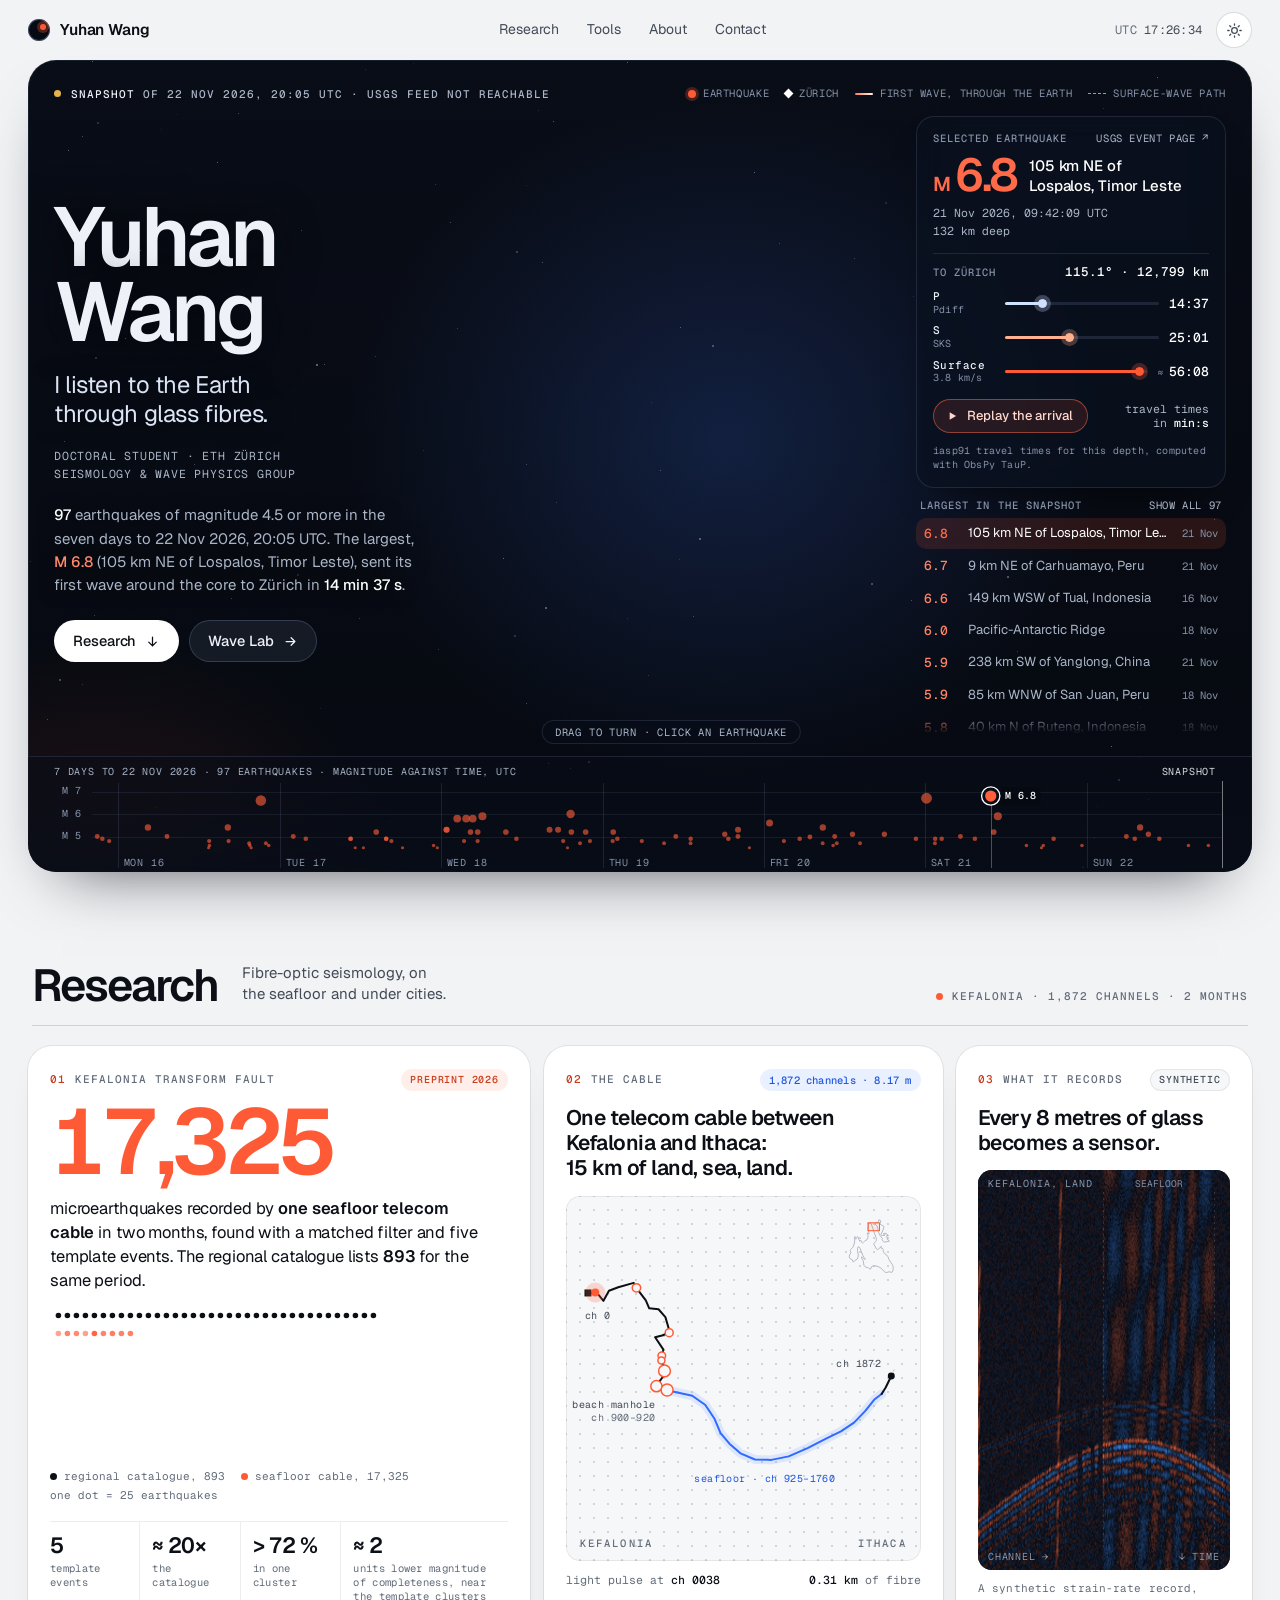
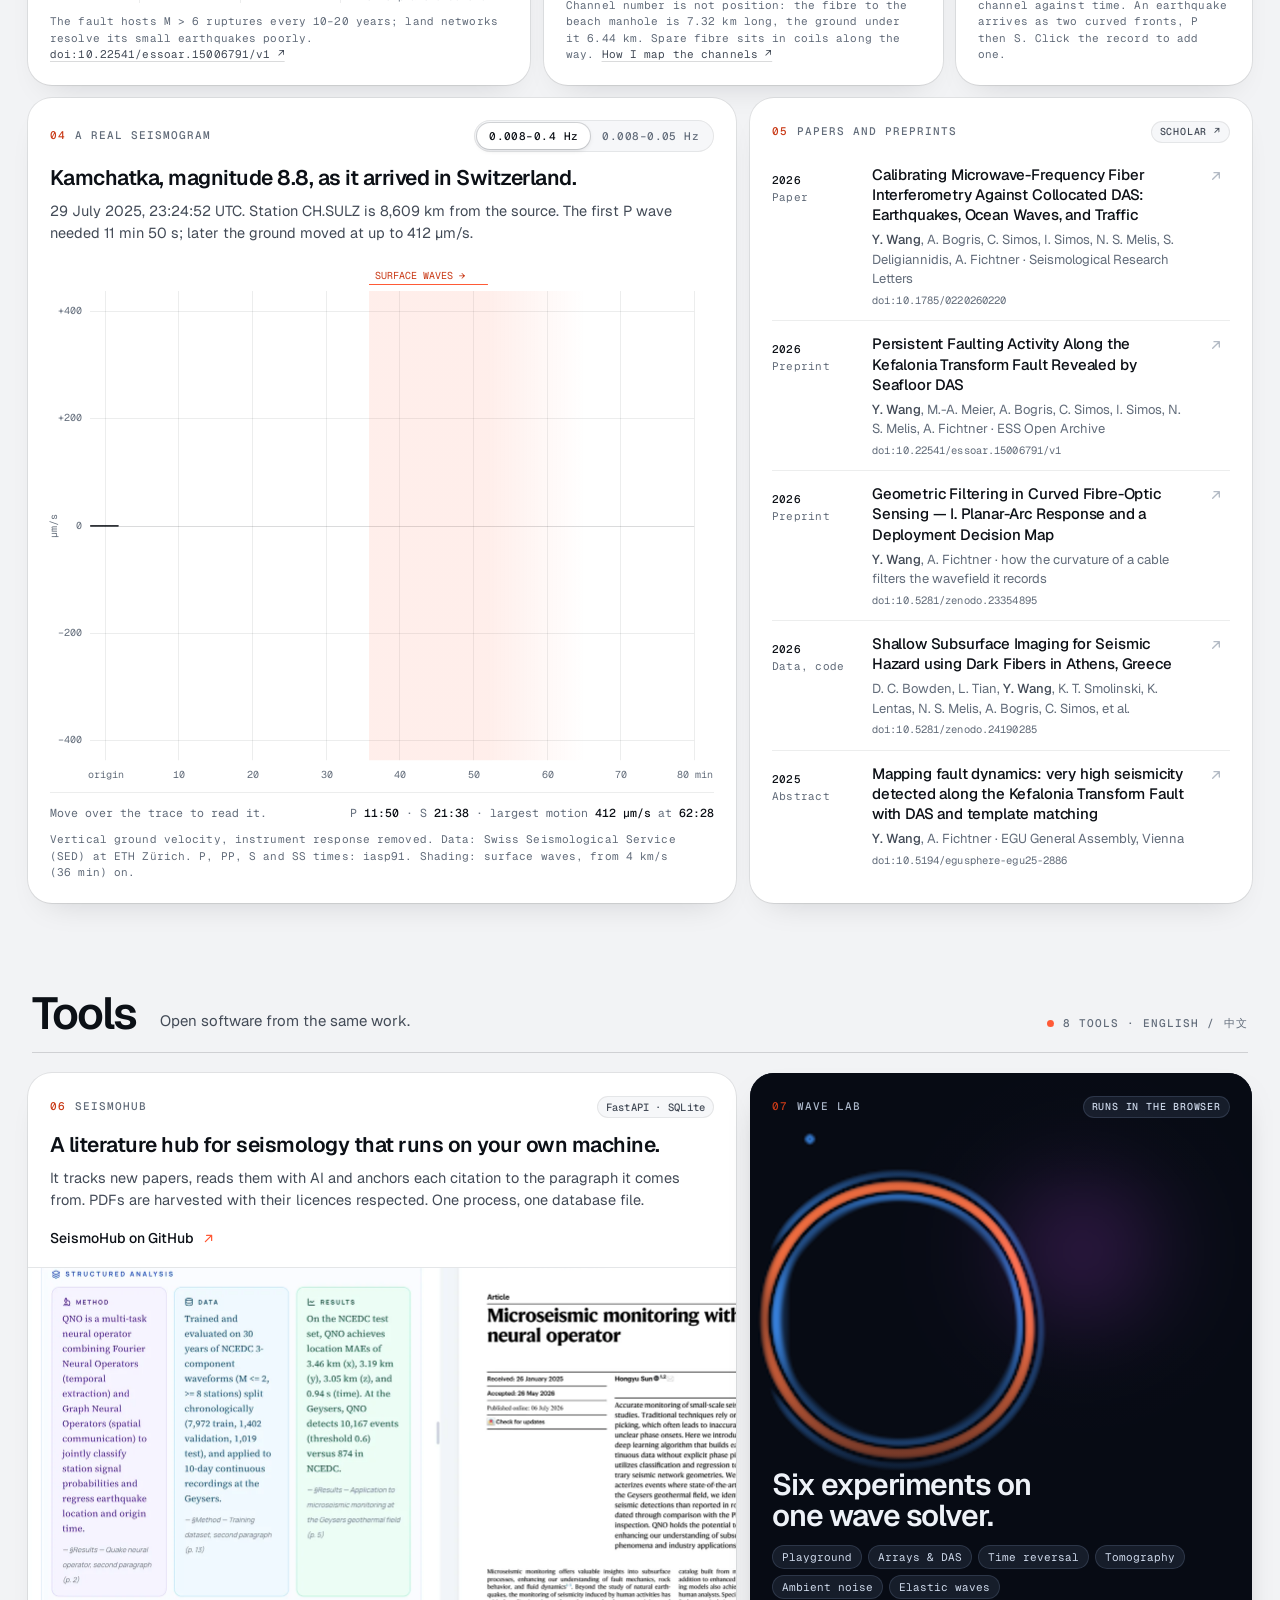
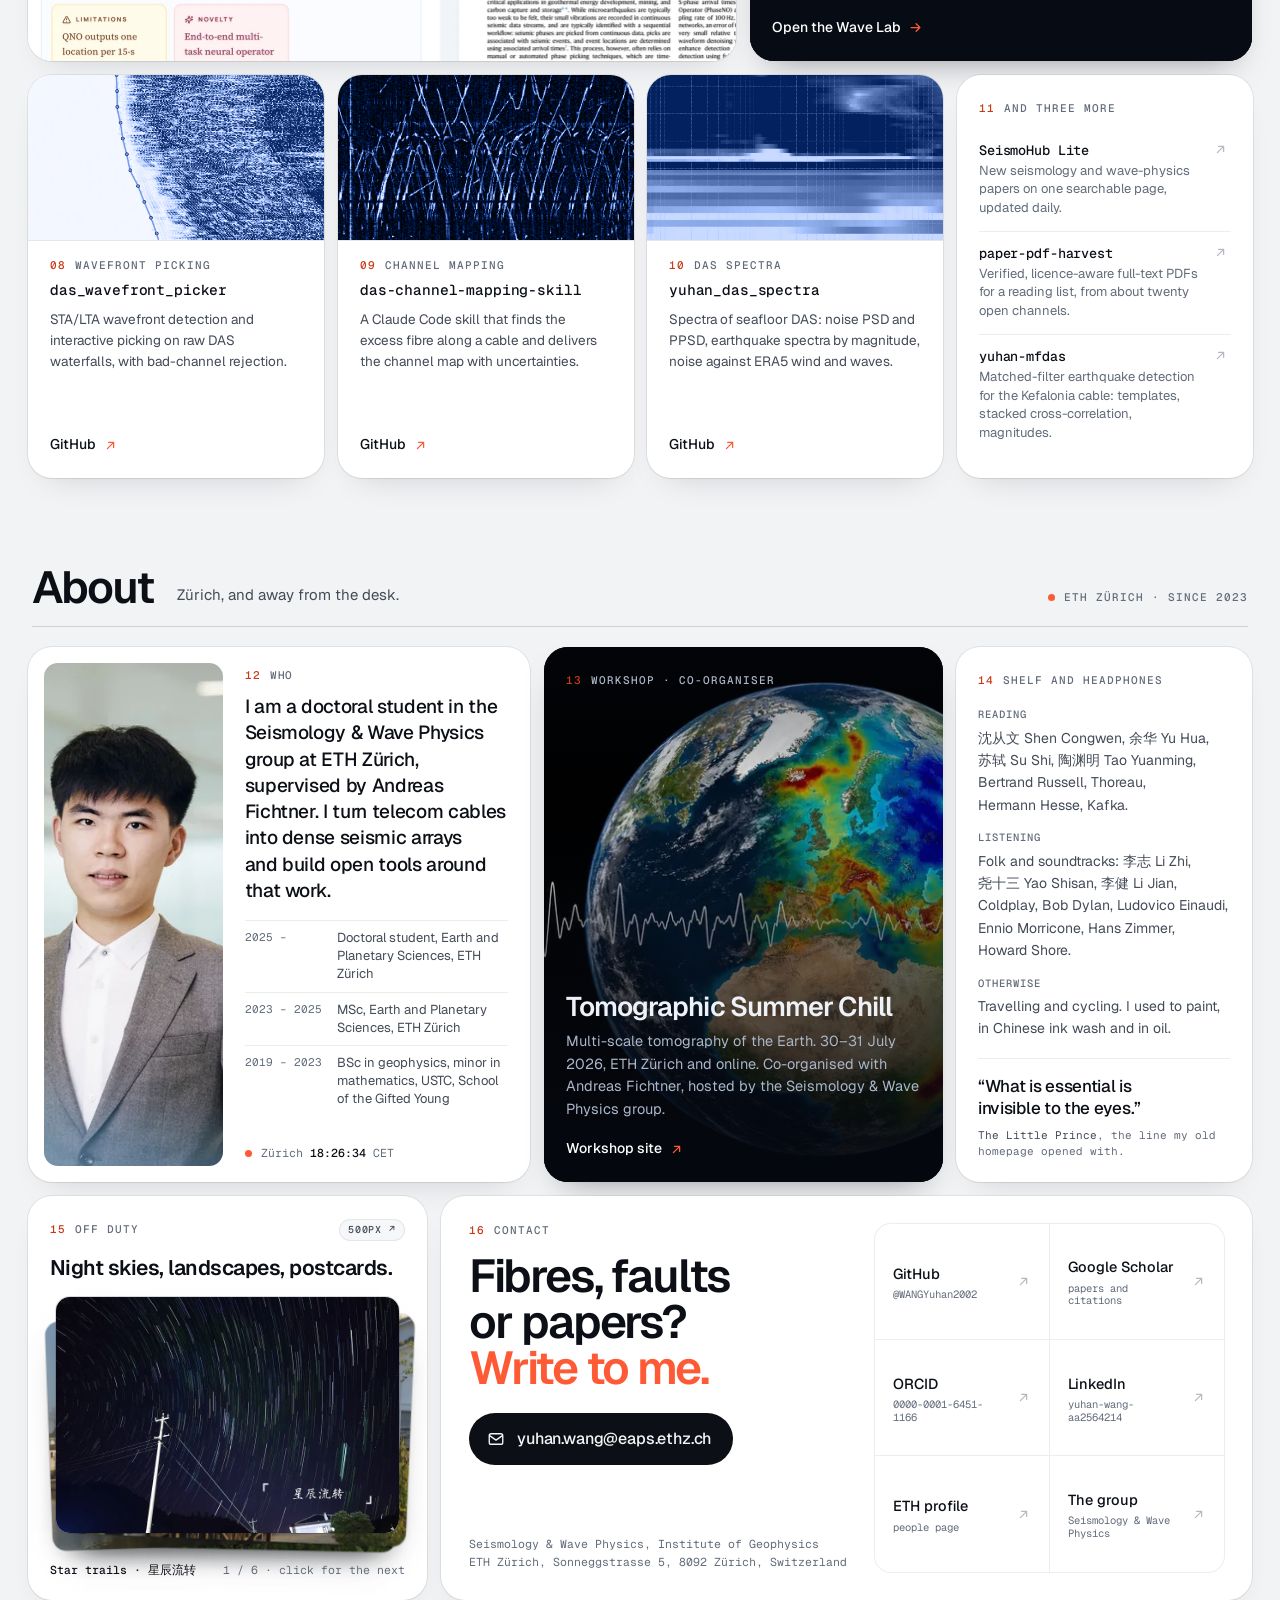
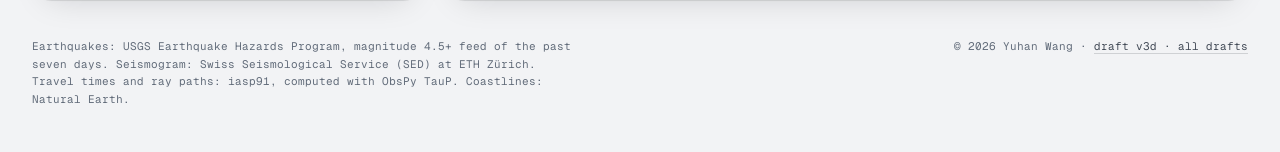
<file: drafts/v3d/index.html>
<!doctype html>
<!-- v3d · LIVE EARTH. A bento grid of small working instruments. The main one is a globe of this week's real
     earthquakes (USGS feed, with a dated snapshot as fallback) and the time their waves needed to reach Zürich.
     No build step: js/globe.js (globe, feed, arrivals), js/tiles.js (everything else), js/tt.js (iasp91 tables).
     Add ?snapshot to the address to see the page as it looks when the live feed cannot be reached. -->
<html lang="en">
<head>
<meta charset="utf-8">
<meta name="viewport" content="width=device-width, initial-scale=1, viewport-fit=cover">
<meta name="robots" content="noindex">
<title>Yuhan Wang · Fibre-optic seismology · ETH Zürich</title>
<meta name="description" content="Yuhan Wang, doctoral student in the Seismology &amp; Wave Physics group at ETH Zürich. Fibre-optic seismology on the seafloor and under cities, open tools, and a live globe of this week's earthquakes.">
<meta name="theme-color" content="#f2f3f5">
<script>(function(){var d=document.documentElement,t=null;try{t=localStorage.getItem('yw-v3d-theme')}catch(e){}if(t!=='light'&&t!=='dark')t=(window.matchMedia&&matchMedia('(prefers-color-scheme: dark)').matches)?'dark':'light';d.setAttribute('data-theme',t);d.className+=' js'})();</script>
<link rel="icon" href="data:image/svg+xml,%3Csvg xmlns='http://www.w3.org/2000/svg' viewBox='0 0 64 64'%3E%3Crect width='64' height='64' rx='16' fill='%23070b14'/%3E%3Ccircle cx='32' cy='32' r='19' fill='none' stroke='%239db4d8' stroke-width='2.5' stroke-dasharray='1.5 4.5' stroke-linecap='round'/%3E%3Ccircle cx='39' cy='27' r='6' fill='%23ff5a36'/%3E%3Ccircle cx='39' cy='27' r='11' fill='none' stroke='%23ff5a36' stroke-opacity='.5' stroke-width='2'/%3E%3C/svg%3E">
<link rel="preconnect" href="https://fonts.googleapis.com">
<link rel="preconnect" href="https://fonts.gstatic.com" crossorigin>
<link href="https://fonts.googleapis.com/css2?family=Geist:wght@300..800&family=Geist+Mono:wght@400..600&display=swap" rel="stylesheet">
<style>
:root{
  --bg:#f2f3f5; --tile:#ffffff; --tile2:#f6f7f9; --ink:#0c1016; --ink2:#434b57; --muted:#626c7a; --faint:#b3bac4;
  --line:rgba(12,16,22,.075); --line2:rgba(12,16,22,.15);
  --accent:#ff5a36; --accent-text:#c93a17; --accent-soft:rgba(255,90,54,.10);
  --blue:#2f6bff; --blue-text:#1f56e0; --blue-soft:rgba(47,107,255,.10);
  --night:#060a12; --night2:#0c1322; --night-ink:#eef2f8; --night-ink2:#aab6c8; --night-muted:#8592a8; --night-line:rgba(160,185,230,.14);
  --r:24px; --r2:14px; --gap:14px;
  --sans:"Geist",ui-sans-serif,system-ui,-apple-system,"Segoe UI",Roboto,"Helvetica Neue",Arial,sans-serif;
  --mono:"Geist Mono",ui-monospace,SFMono-Regular,Menlo,Consolas,monospace;
  --sh:0 0 0 1px var(--line), 0 1px 2px rgba(12,16,22,.04), 0 16px 34px -20px rgba(12,16,22,.18);
  --sh-up:0 0 0 1px var(--line2), 0 2px 5px rgba(12,16,22,.05), 0 30px 50px -22px rgba(12,16,22,.28);
  --ease:cubic-bezier(.2,.7,.2,1);
  color-scheme:light;
}
:root[data-theme="dark"]{
  --bg:#05070b; --tile:#0d1118; --tile2:#121722; --ink:#eef1f5; --ink2:#aab3c0; --muted:#7a8595; --faint:#465060;
  --line:rgba(255,255,255,.07); --line2:rgba(255,255,255,.15);
  --accent:#ff6846; --accent-text:#ff8565; --accent-soft:rgba(255,104,70,.13);
  --blue:#7aa2ff; --blue-text:#7aa2ff; --blue-soft:rgba(122,162,255,.13);
  --sh:0 0 0 1px var(--line), 0 24px 40px -28px rgba(0,0,0,.9);
  --sh-up:0 0 0 1px var(--line2), 0 34px 54px -26px rgba(0,0,0,1);
  color-scheme:dark;
}
*{box-sizing:border-box}
html{-webkit-text-size-adjust:100%; scroll-behavior:smooth; scroll-padding-top:74px}
body{margin:0; background:var(--bg); color:var(--ink); font:400 15px/1.55 var(--sans); -webkit-font-smoothing:antialiased; text-rendering:optimizeLegibility; transition:background-color .35s ease, color .35s ease}
a{color:inherit; text-decoration:none}
img{display:block; max-width:100%}
button{font:inherit; color:inherit; cursor:pointer}
h1,h2,h3,p,ul,ol,dl,dd,figure{margin:0}
ul,ol{padding:0; list-style:none}
:focus-visible{outline:2px solid var(--accent); outline-offset:3px; border-radius:8px}
.vh{position:absolute!important; width:1px; height:1px; overflow:hidden; clip:rect(0 0 0 0); clip-path:inset(50%); white-space:nowrap}
.skip{position:absolute; left:12px; top:-60px; z-index:100; padding:10px 14px; border-radius:10px; background:var(--ink); color:var(--bg); transition:top .2s}
.skip:focus{top:10px}
.num{font-variant-numeric:tabular-nums}

/* ------------------------------- top bar ------------------------------- */
.bar{position:sticky; top:0; z-index:40; background:color-mix(in srgb,var(--bg) 80%,transparent); -webkit-backdrop-filter:saturate(1.5) blur(14px); backdrop-filter:saturate(1.5) blur(14px)}
.bar-in{display:flex; align-items:center; justify-content:space-between; gap:16px; height:60px; max-width:1432px; margin:0 auto; padding:0 28px}
.brand{display:inline-flex; align-items:center; gap:10px; font-weight:600; letter-spacing:-.01em; font-size:15.5px}
.mark{position:relative; width:22px; height:22px; border-radius:50%; background:var(--night); box-shadow:inset 0 0 0 1px rgba(160,185,230,.35)}
.mark::after{content:""; position:absolute; left:12px; top:5px; width:6px; height:6px; border-radius:50%; background:var(--accent); box-shadow:0 0 0 3px rgba(255,90,54,.3)}
.bar nav{display:flex; gap:2px}
.bar nav a{padding:7px 13px; border-radius:999px; font-size:14px; color:var(--ink2); transition:background .2s, color .2s}
.bar nav a:hover{background:var(--line); color:var(--ink)}
.bar-r{display:flex; align-items:center; gap:14px}
.utc{font:400 12px/1 var(--mono); color:var(--muted); letter-spacing:.02em; font-variant-numeric:tabular-nums; white-space:nowrap}
.utc time{color:var(--ink2)}
.theme{width:36px; height:36px; display:grid; place-items:center; border-radius:50%; border:1px solid var(--line2); background:var(--tile); color:var(--ink2); transition:color .2s, border-color .2s, transform .3s var(--ease)}
.theme:hover{color:var(--ink); border-color:var(--ink2); transform:rotate(18deg)}
.theme svg{width:17px; height:17px}
.theme .moon, :root[data-theme="dark"] .theme .sun{display:none}
:root[data-theme="dark"] .theme .moon{display:block}

.wrap{max-width:1432px; margin:0 auto; padding:0 28px 28px}

/* --------------------------------- hero --------------------------------- */
.hero{position:relative; isolation:isolate; overflow:hidden; color:var(--night-ink); border-radius:28px;
  background:
    radial-gradient(46% 62% at 57% 47%, rgba(58,112,232,.20), transparent 68%),
    radial-gradient(36% 48% at 6% 104%, rgba(255,90,54,.13), transparent 70%),
    linear-gradient(180deg,#080c16 0%,#05080f 100%);
  box-shadow:inset 0 0 0 1px rgba(160,185,230,.10), 0 30px 60px -34px rgba(6,10,18,.7);
  display:grid; grid-template-columns:minmax(330px,372px) minmax(0,1fr) minmax(292px,310px);
  grid-template-rows:auto auto minmax(0,1fr) auto; grid-template-areas:"head head head" "flight globe side" "copy globe side" "tl tl tl";
  column-gap:18px; row-gap:0; padding:20px 26px 0; height:clamp(560px,calc(100vh - 88px),880px); height:clamp(560px,calc(100svh - 88px),880px)}
.hero::after{content:""; position:absolute; inset:0; z-index:-1; pointer-events:none; opacity:.5; mix-blend-mode:overlay; background-image:url("data:image/svg+xml,%3Csvg xmlns='http://www.w3.org/2000/svg' width='180' height='180'%3E%3Cfilter id='n'%3E%3CfeTurbulence type='fractalNoise' baseFrequency='.9' numOctaves='2' stitchTiles='stitch'/%3E%3CfeColorMatrix values='0 0 0 0 1  0 0 0 0 1  0 0 0 0 1  0 0 0 .55 0'/%3E%3C/filter%3E%3Crect width='180' height='180' filter='url(%23n)' opacity='.22'/%3E%3C/svg%3E")}
.stars{position:absolute; inset:0; z-index:-1; pointer-events:none; opacity:.9}
@keyframes rise{from{opacity:0; transform:translate3d(0,18px,0)}}
.js .hero-head, .js .hero-copy > *, .js .side > *, .js .tl{animation:rise .95s var(--ease) both; animation-delay:calc(var(--d,0) * 85ms + 80ms)}
.js .hero-copy > :nth-child(2){--d:1}.js .hero-copy > :nth-child(3){--d:2}.js .hero-copy > :nth-child(4){--d:3}.js .hero-copy > :nth-child(5){--d:4}
.js .side > :nth-child(1){--d:3}.js .side > :nth-child(2){--d:5}.js .tl{--d:6}
.stars i{position:absolute; width:1px; height:1px; border-radius:50%; background:#cfe0ff}
.hero-head{grid-area:head; display:flex; align-items:center; justify-content:space-between; gap:16px; min-height:28px; margin-bottom:8px; position:relative; z-index:3}
.status{display:inline-flex; align-items:center; gap:10px; min-width:0; font:500 11px/1.3 var(--mono); letter-spacing:.09em; text-transform:uppercase; color:var(--night-ink2)}
.status b{font-weight:500; color:var(--night-ink)}
.nw{white-space:nowrap}
.status .mbr{display:none}
.dot{position:relative; flex:none; width:7px; height:7px; border-radius:50%; background:var(--night-muted)}
.status[data-state="live"] .dot{background:#ff5a36}
.status[data-state="live"] .dot::after{content:""; position:absolute; inset:-5px; border-radius:50%; border:1px solid #ff5a36; animation:ping 2.4s var(--ease) infinite}
.status[data-state="snapshot"] .dot{background:#e7b24c}
@keyframes ping{0%{transform:scale(.4); opacity:.9}80%,100%{transform:scale(1.5); opacity:0}}
/* waves of a recent earthquake still travelling: a button that selects that earthquake */
.flight{grid-area:flight; justify-self:start; align-self:start; position:relative; z-index:4; display:inline-flex; align-items:center; gap:9px; max-width:100%; min-height:26px; margin:2px 0 0; padding:5px 12px 5px 9px; border:0; border-radius:999px; font:400 10.5px/1.35 var(--mono); letter-spacing:.06em; text-transform:uppercase; text-align:left; color:#ffd8cd; background:rgba(255,90,54,.13); box-shadow:inset 0 0 0 1px rgba(255,106,72,.45); transition:background .2s, color .2s, box-shadow .2s}
.flight[hidden]{display:none}
.flight::before{content:""; flex:none; width:10px; height:10px; border-radius:50%; border:1.5px dashed #ff9a7c; animation:spin 9s linear infinite}
.flight::after{content:"→"; content:"→" / ""; flex:none; margin-left:1px; color:#ff9a7c; transition:transform .25s var(--ease)}
.flight:hover{background:rgba(255,90,54,.24); color:#fff; box-shadow:inset 0 0 0 1px #ff6a48}
.flight:hover::after{transform:translateX(3px)}
.flight[aria-current="true"]{background:rgba(255,90,54,.2); color:#fff}
@keyframes spin{to{transform:rotate(360deg)}}
.legend{display:flex; flex-wrap:wrap; justify-content:flex-end; gap:6px 16px; font:400 10.5px/1.3 var(--mono); letter-spacing:.06em; text-transform:uppercase; color:var(--night-muted)}
.legend span{display:inline-flex; align-items:center; gap:7px; white-space:nowrap}
.legend i{display:inline-block; flex:none}
.legend .lf{display:none}
@media (min-width:1360px){ .hero.inflight .legend .lf{display:inline-flex} }
.lg-q{width:8px; height:8px; border-radius:50%; background:#ff5a36; box-shadow:0 0 0 3px rgba(255,90,54,.25)}
.lg-s{width:18px; border-top:1.5px dashed rgba(255,170,140,.8)}
.lg-p{width:18px; height:2px; border-radius:2px; background:linear-gradient(90deg,#ff7a55,#fff1ea)}
.lg-z{width:7px; height:7px; background:#fff; transform:rotate(45deg)}
.lg-f{width:11px; height:11px; border-radius:50%; border:1.5px dashed rgba(255,150,120,.85)}

.hero-copy{grid-area:copy; align-self:center; align-self:safe center; position:relative; z-index:3; padding:24px 0 26px; pointer-events:none}
.hero-copy > *{pointer-events:auto}
.hero h1{font:600 clamp(56px,6.5vw,98px)/.9 var(--sans); letter-spacing:-.048em; text-wrap:balance; text-shadow:0 2px 40px rgba(5,8,15,.9)}
.tagline{margin-top:22px; max-width:13.5em; font:400 clamp(20px,1.86vw,27px)/1.2 var(--sans); letter-spacing:-.018em; color:#dde6f6; text-wrap:balance; text-shadow:0 1px 24px rgba(5,8,15,.9)}
.aff{margin-top:18px; max-width:36em; font:400 11.5px/1.6 var(--mono); letter-spacing:.07em; text-transform:uppercase; color:var(--night-ink2)}
.livesent{margin-top:20px; max-width:27.5em; font-size:15px; line-height:1.55; color:var(--night-ink2); min-height:4.65em; text-wrap:pretty; text-shadow:0 1px 18px rgba(5,8,15,.9)}
.livesent b{font-weight:500; color:#fff}
.livesent em{font-style:normal; font-weight:500; color:#ff8a6c}
.cta{display:flex; flex-wrap:wrap; gap:10px; margin-top:24px}
.btn{display:inline-flex; align-items:center; gap:9px; height:42px; padding:0 18px; border-radius:999px; font-weight:500; font-size:14.5px; letter-spacing:-.005em; border:1px solid transparent; transition:transform .25s var(--ease), background .2s, border-color .2s, color .2s}
.btn svg{width:15px; height:15px; transition:transform .25s var(--ease)}
.btn:hover svg{transform:translate(2px,0)}
.btn.down:hover svg{transform:translate(0,2px)}
.btn-w{background:#fff; color:#0c1016}
.btn-w:hover{background:#ffe6de}
.btn-g{background:rgba(160,185,230,.09); border-color:rgba(160,185,230,.22); color:var(--night-ink)}
.btn-g:hover{border-color:rgba(160,185,230,.5); background:rgba(160,185,230,.14)}

.globe-slot{grid-area:globe; position:relative; min-height:0; min-width:0; z-index:1}
#globe{position:absolute; left:50%; top:50%; transform:translate(-50%,-50%) scale(.93); opacity:0; transition:opacity 1.1s ease, transform 1.7s var(--ease); display:block; cursor:grab; touch-action:pan-y; -webkit-user-select:none; user-select:none}
#globe.on{opacity:1; transform:translate(-50%,-50%)}
#globe.drag{cursor:grabbing}
#globe.hot{cursor:pointer}
.hint{position:absolute; left:50%; bottom:4px; transform:translateX(-50%); z-index:2; padding:6px 12px; border-radius:999px; font:400 10.5px/1 var(--mono); letter-spacing:.08em; text-transform:uppercase; color:var(--night-ink2); background:rgba(8,13,24,.6); border:1px solid var(--night-line); white-space:nowrap; pointer-events:none; transition:opacity .6s ease}
.hint.off{opacity:0}

.side{grid-area:side; position:relative; z-index:3; display:flex; flex-direction:column; gap:12px; min-height:0; padding-bottom:14px}
.event{flex:none; padding:16px 16px 14px; border-radius:18px; background:rgba(11,17,30,.72); border:1px solid var(--night-line); -webkit-backdrop-filter:blur(14px) saturate(1.3); backdrop-filter:blur(14px) saturate(1.3); box-shadow:0 20px 40px -24px rgba(0,0,0,.8)}
.ev-top{display:flex; align-items:center; justify-content:space-between; gap:10px}
.mini{font:500 10.5px/1 var(--mono); letter-spacing:.1em; text-transform:uppercase; color:var(--night-muted)}
.ev-link{font:400 10.5px/1 var(--mono); letter-spacing:.06em; text-transform:uppercase; color:var(--night-ink2); padding:5px 8px; margin:-5px -8px; border-radius:8px; transition:color .2s, background .2s}
.ev-link:hover{color:#fff; background:rgba(160,185,230,.12)}
.ev-main{display:flex; align-items:flex-end; gap:12px; margin-top:12px}
.ev-mag{flex:none; font:600 46px/.86 var(--sans); letter-spacing:-.04em; color:#ff6a48; font-variant-numeric:tabular-nums; white-space:nowrap}
.ev-mag small{display:inline; margin:0 4px 0 0; font:600 20px/1 var(--sans); letter-spacing:-.02em; color:#ff6a48}
.ev-place{font-size:15px; line-height:1.3; font-weight:500; letter-spacing:-.008em; color:#fff; text-wrap:balance}
.ev-meta{margin-top:9px; font:400 11.5px/1.55 var(--mono); color:var(--night-ink2); font-variant-numeric:tabular-nums}
.ev-meta span{white-space:nowrap}
.ev-dist{display:flex; align-items:baseline; justify-content:space-between; gap:10px; margin-top:13px; padding-top:12px; border-top:1px solid var(--night-line)}
.ev-dist b{font:500 12.5px/1 var(--mono); color:#fff; font-variant-numeric:tabular-nums; white-space:nowrap}
.arr{display:grid; gap:8px; margin-top:12px}
.arr li{display:grid; grid-template-columns:62px minmax(0,1fr) auto; align-items:center; gap:10px}
.arr .ph{font:500 11px/1.25 var(--mono); letter-spacing:.04em; color:var(--night-ink)}
.arr .ph small{display:block; font-size:10px; font-weight:400; letter-spacing:.02em; color:var(--night-muted); white-space:nowrap}
.track{position:relative; height:3px; border-radius:3px; background:rgba(160,185,230,.14)}
.track i{position:absolute; left:0; top:0; bottom:0; width:0; border-radius:3px; background:var(--c,#cfe1ff)}
.track u{position:absolute; top:50%; width:9px; height:9px; margin:-4.5px 0 0 -4.5px; border-radius:50%; background:#0b111e; border:1.5px solid var(--c,#cfe1ff); transition:background .25s, box-shadow .25s}
.arr li.done .track u{background:var(--c,#cfe1ff); box-shadow:0 0 0 4px color-mix(in srgb,var(--c) 26%,transparent)}
.arr .t{font:500 13px/1 var(--mono); color:#fff; font-variant-numeric:tabular-nums; white-space:nowrap}
.arr .t small{font-size:10px; font-weight:400; color:var(--night-muted)}
.ev-foot{display:flex; align-items:center; justify-content:space-between; gap:10px; margin-top:14px}
.replay{display:inline-flex; flex:none; align-items:center; gap:8px; height:34px; white-space:nowrap; padding:0 14px 0 11px; border-radius:999px; border:1px solid rgba(255,106,72,.5); background:rgba(255,90,54,.12); color:#ffd8cd; font-weight:500; font-size:13px; transition:background .2s, border-color .2s, color .2s}
.replay:hover{background:rgba(255,90,54,.24); border-color:#ff6a48; color:#fff}
.replay svg{width:14px; height:14px}
.replay[aria-pressed="true"]{background:#ff5a36; border-color:#ff5a36; color:#fff}
.replay:disabled{opacity:.45; cursor:default; background:rgba(255,90,54,.12); border-color:rgba(255,106,72,.5); color:#ffd8cd}
.clock{font:400 11.5px/1.2 var(--mono); color:var(--night-ink2); font-variant-numeric:tabular-nums; text-align:right; white-space:nowrap}
.clock b{font-weight:500; color:#fff}
.ev-note{margin-top:11px; font:400 10px/1.45 var(--mono); letter-spacing:.02em; color:var(--night-muted)}

.largest{flex:1 1 auto; min-height:0; display:flex; flex-direction:column}
.lg-head{display:flex; align-items:center; justify-content:space-between; padding:0 4px 8px}
.toggle{border:0; background:none; padding:5px 8px; margin:-5px -8px; border-radius:8px; font:400 10.5px/1 var(--mono); letter-spacing:.06em; text-transform:uppercase; color:var(--night-ink2); transition:color .2s, background .2s}
.toggle:hover{color:#fff; background:rgba(160,185,230,.12)}
.qlist{flex:1 1 auto; min-height:0; overflow:auto; display:grid; align-content:start; gap:2px; margin:0 -6px; padding:0 6px 4px; scrollbar-width:thin; scrollbar-color:rgba(160,185,230,.25) transparent; -webkit-mask-image:linear-gradient(#000 calc(100% - 22px),transparent); mask-image:linear-gradient(#000 calc(100% - 22px),transparent)}
.q{display:grid; grid-template-columns:34px minmax(0,1fr) auto; align-items:center; gap:10px; width:100%; padding:7px 8px; border:0; border-radius:10px; background:none; text-align:left; color:var(--night-ink2); transition:background .18s, color .18s}
.q:hover{background:rgba(160,185,230,.09); color:#fff}
.q b{font:500 13px/1 var(--mono); color:#ff8466; font-variant-numeric:tabular-nums}
.q span{font-size:13px; line-height:1.25; white-space:nowrap; overflow:hidden; text-overflow:ellipsis}
.q time{font:400 10.5px/1 var(--mono); color:var(--night-muted); white-space:nowrap}
.q[aria-current="true"]{background:rgba(255,90,54,.14); color:#fff}
.q[aria-current="true"] b{color:#ff6a48}

.tl{grid-area:tl; position:relative; z-index:3; height:116px; margin:8px -26px 0; border-top:1px solid var(--night-line); background:linear-gradient(180deg,rgba(8,13,24,.55),rgba(8,13,24,.9))}
#tl{display:block; width:100%; height:100%; cursor:crosshair}

/* --------------------------------- grid --------------------------------- */
.sec{display:flex; align-items:flex-end; gap:10px 24px; margin:clamp(64px,7vw,104px) 4px 20px; padding-bottom:18px; border-bottom:1px solid var(--line2)}
.sec h2{font:600 clamp(38px,3.5vw,52px)/.92 var(--sans); letter-spacing:-.045em}
.sec p{max-width:34ch; padding-bottom:3px; font-size:15px; line-height:1.4; color:var(--ink2); text-wrap:balance}
.sec .ro{display:inline-flex; align-items:center; gap:9px; margin-left:auto; padding-bottom:5px; font:500 11px/1 var(--mono); letter-spacing:.09em; text-transform:uppercase; color:var(--muted); white-space:nowrap}
.sec .ro i{flex:none; width:7px; height:7px; border-radius:50%; background:var(--accent)}
.grid{display:grid; grid-template-columns:repeat(12,minmax(0,1fr)); gap:var(--gap)}
.s3{grid-column:span 3}.s4{grid-column:span 4}.s5{grid-column:span 5}.s6{grid-column:span 6}.s7{grid-column:span 7}.s8{grid-column:span 8}.s12{grid-column:span 12}

.tile{position:relative; display:flex; flex-direction:column; min-width:0; padding:22px; border-radius:var(--r); background:var(--tile); box-shadow:var(--sh); overflow:hidden;
  transform:perspective(1400px) translate3d(0,calc(var(--enter,0px) + var(--lift,0px)),0) rotateX(var(--rx,0deg)) rotateY(var(--ry,0deg));
  transition:transform .6s var(--ease), box-shadow .35s ease, opacity .7s ease, background-color .35s ease}
.tile::before{content:""; position:absolute; inset:0; z-index:0; pointer-events:none; opacity:0; transition:opacity .35s ease;
  background:radial-gradient(380px circle at var(--mx,50%) var(--my,0%), var(--glow,rgba(255,90,54,.075)), transparent 62%)}
.tile > *{position:relative; z-index:1}
.tile.hov{box-shadow:var(--sh-up); --lift:-3px; transition:transform .18s ease-out, box-shadow .35s ease, opacity .7s ease}
.tile.hov::before{opacity:1}
.js .tile:not(.in), .js .sec:not(.in){--enter:22px; opacity:0}
.sec{transform:translate3d(0,var(--enter,0px),0); transition:transform .6s var(--ease), opacity .7s ease}
.th{display:flex; flex-wrap:wrap; align-items:center; justify-content:space-between; gap:8px 12px; min-height:24px}
.label{display:inline-flex; align-items:center; gap:9px; font:500 11px/1.2 var(--mono); letter-spacing:.09em; text-transform:uppercase; color:var(--muted)}
.label b{font-weight:500; color:var(--accent-text)}
.tile h3{margin-top:14px; font:600 21px/1.18 var(--sans); letter-spacing:-.024em; text-wrap:balance}
.tile p.sub{margin-top:9px; font-size:14.5px; line-height:1.55; color:var(--ink2)}
.cap{margin-top:10px; font:400 11px/1.5 var(--mono); letter-spacing:.01em; color:var(--muted)}
.cap a, .lnk{color:var(--ink2); text-decoration:underline; text-decoration-color:var(--line2); text-underline-offset:3px; transition:color .2s, text-decoration-color .2s}
.cap a:hover, .lnk:hover{color:var(--accent-text); text-decoration-color:currentColor}
.go{display:inline-flex; align-items:center; gap:7px; margin-top:auto; padding-top:16px; font-weight:500; font-size:14px; color:var(--ink)}
.go svg{width:15px; height:15px; color:var(--accent); transition:transform .25s var(--ease)}
.go:hover svg{transform:translate(3px,-3px)}
.go.r:hover svg{transform:translateX(4px)}
.stretch::after{content:""; position:absolute; inset:0; z-index:2}
.pill{display:inline-flex; align-items:center; gap:6px; height:22px; padding:0 9px; white-space:nowrap; border-radius:999px; font:500 10px/1 var(--mono); letter-spacing:.08em; text-transform:uppercase; color:var(--ink2); background:var(--tile2); box-shadow:inset 0 0 0 1px var(--line)}
.pill.a{color:var(--accent-text); background:var(--accent-soft); box-shadow:none}
.pill.b{color:var(--blue-text); background:var(--blue-soft); box-shadow:none}
.pill.lc{text-transform:none; letter-spacing:.02em; font-size:10.5px}

/* 17,325 */
.bignum{margin-top:8px; font:600 clamp(72px,7.2vw,108px)/.9 var(--sans); letter-spacing:-.055em; color:var(--accent); font-variant-numeric:tabular-nums}
.big .lead{margin-top:14px; font-size:16.5px; line-height:1.45; letter-spacing:-.008em; color:var(--ink); max-width:27em}
.big .lead b{font-weight:600}
.dotwrap{margin-top:18px}
#dots{display:block; width:100%; height:150px}
.keys{display:flex; flex-wrap:wrap; gap:4px 16px; margin-top:8px; font:400 11px/1.4 var(--mono); color:var(--muted)}
.keys span{display:inline-flex; align-items:center; gap:7px}
.keys i{width:7px; height:7px; border-radius:50%; background:var(--accent)}
.keys i.k1{background:var(--ink)}
.stats{display:grid; grid-template-columns:minmax(0,.8fr) minmax(0,.9fr) minmax(0,.9fr) minmax(0,1.5fr); gap:0; margin-top:18px; border-top:1px solid var(--line)}
.stats div{padding:12px 10px 0 0}
.stats div + div{padding-left:12px; border-left:1px solid var(--line)}
.stats dd{font:600 22px/1 var(--sans); letter-spacing:-.03em; font-variant-numeric:tabular-nums; white-space:nowrap}
.stats dt{margin-top:6px; font:400 10.5px/1.3 var(--mono); letter-spacing:.03em; color:var(--muted)}

/* cable */
.cable-fig{position:relative; flex:1 1 auto; min-height:250px; margin:16px 0 0; border-radius:var(--r2); background-color:var(--tile2); background-image:radial-gradient(var(--line2) 1px,transparent 1.3px); background-size:14px 14px; background-position:7px 7px; box-shadow:inset 0 0 0 1px var(--line); overflow:hidden}
.cable-fig svg{position:absolute; inset:0; width:100%; height:100%; overflow:visible}
.cb-land{fill:none; stroke:var(--ink); stroke-width:2; stroke-linecap:round; stroke-linejoin:round}
.cb-sea{fill:none; stroke:var(--blue); stroke-width:2; stroke-linecap:round; stroke-linejoin:round}
.cb-halo{fill:none; stroke:var(--blue); stroke-opacity:.12; stroke-width:9; stroke-linecap:round; stroke-linejoin:round}
.cb-coil{fill:var(--tile2); stroke:var(--accent); stroke-width:1.5}
.cb-end{fill:var(--ink)}
.cb-t{font:400 10px/1 var(--mono); letter-spacing:.04em; fill:var(--muted)}
.cb-t.k{fill:var(--ink2)}
.cb-name{font:500 10.5px/1 var(--mono); letter-spacing:.2em; text-transform:uppercase; fill:var(--muted)}
.cb-pulse{fill:var(--accent)}
.cb-glow{fill:var(--accent); opacity:.22}
.cb-in{fill:none; stroke:var(--faint); stroke-width:1}
.cb-box{fill:var(--accent-soft); stroke:var(--accent); stroke-width:1}
.cb-read{display:flex; align-items:baseline; justify-content:space-between; gap:10px; margin-top:12px; font:400 11.5px/1.2 var(--mono); color:var(--muted); font-variant-numeric:tabular-nums}
.cb-read b{font-weight:500; color:var(--ink)}

/* dark insets */
.screen{position:relative; flex:1 1 auto; min-height:200px; margin-top:14px; border-radius:var(--r2); overflow:hidden; background:#070b14; box-shadow:inset 0 0 0 1px rgba(160,185,230,.12)}
.screen canvas{position:absolute; inset:0; width:100%; height:100%; display:block}
.scr-l{position:absolute; left:10px; top:9px; z-index:2; font:400 10px/1 var(--mono); letter-spacing:.1em; text-transform:uppercase; color:#8794aa; pointer-events:none}
.scr-b{position:absolute; left:0; right:0; bottom:0; z-index:2; display:flex; justify-content:space-between; padding:0 10px 8px; font:400 10px/1 var(--mono); letter-spacing:.08em; text-transform:uppercase; color:#8794aa; pointer-events:none}
#wf{cursor:crosshair}

/* seismogram */
.seg{display:inline-flex; padding:3px; border-radius:999px; background:var(--tile2); box-shadow:inset 0 0 0 1px var(--line)}
.seg button{height:26px; padding:0 12px; white-space:nowrap; border:0; border-radius:999px; background:none; font:500 11px/1 var(--mono); letter-spacing:.04em; color:var(--muted); transition:background .2s, color .2s, box-shadow .2s}
.seg button:hover{color:var(--ink)}
.seg button[aria-pressed="true"]{background:var(--tile); color:var(--ink); box-shadow:0 0 0 1px var(--line2), 0 2px 6px -2px rgba(12,16,22,.2)}
.plot{position:relative; flex:1 1 auto; min-height:250px; margin:16px -6px 0}
#seis{position:absolute; inset:0; width:100%; height:100%; display:block; cursor:crosshair; touch-action:pan-y}
.readout{display:flex; flex-wrap:wrap; align-items:baseline; justify-content:space-between; gap:6px 18px; margin-top:8px; padding-top:12px; border-top:1px solid var(--line); font:400 11.5px/1.4 var(--mono); color:var(--muted); font-variant-numeric:tabular-nums}
.readout b{font-weight:500; color:var(--ink)}
.readout em{font-style:normal; color:var(--accent-text)}

/* publications */
.pubs{display:grid; margin-top:8px}
.pub{position:relative; display:grid; grid-template-columns:86px minmax(0,1fr) 22px; gap:4px 14px; align-items:start; padding:13px 0; border-top:1px solid var(--line)}
.pub:first-child{border-top:0}
.pub .y{font:400 11px/1.5 var(--mono); color:var(--muted); letter-spacing:.02em; padding-top:2px}
.pub .y b{display:block; font-weight:500; color:var(--ink)}
.pub h4{margin:0; font:500 15px/1.34 var(--sans); letter-spacing:-.012em; color:var(--ink); transition:color .2s}
.pub p{margin-top:5px; font-size:13px; line-height:1.5; color:var(--muted)}
.pub p .me{color:var(--ink2); font-weight:500}
.pub .doi{display:block; margin-top:5px; font:400 10.5px/1.3 var(--mono); letter-spacing:.01em; color:var(--muted)}
.pub > svg{width:16px; height:16px; margin-top:3px; color:var(--faint); transition:transform .25s var(--ease), color .2s}
.pub:hover h4{color:var(--accent-text)}
.pub:hover > svg{color:var(--accent); transform:translate(3px,-3px)}
.pub a::after{content:""; position:absolute; inset:0}

/* tools */
.shot{position:relative; margin:18px -22px -22px; flex:1 0 auto; aspect-ratio:1800/1000; overflow:hidden; border-top:1px solid var(--line); background:var(--tile2)}
.shot img{position:absolute; left:-12px; top:-36%; width:calc(130% - 22px); height:auto; max-width:none; transition:transform .9s var(--ease), filter .35s ease}
.tile.hov .shot img{transform:translate(-14px,-10px)}
/* three figures in three colour maps: shown in one blue at rest, in their own colours on hover */
.thumb{position:relative; margin:-22px -22px 0; aspect-ratio:16/9; overflow:hidden; background:var(--tile2); border-bottom:1px solid var(--line)}
.thumb img{position:absolute; inset:0; width:100%; height:100%; object-fit:cover; transform:scale(var(--z,1)) translate(var(--tx,0%),var(--ty,0%)); transition:transform .9s var(--ease), filter .35s ease}
.thumb::after{content:""; position:absolute; inset:0; z-index:1; pointer-events:none; background:#33508f; mix-blend-mode:color; transition:opacity .5s var(--ease)}
.tile.hov .thumb img{transform:scale(calc(var(--z,1)*1.06)) translate(var(--tx,0%),var(--ty,0%))}
.tile.hov .thumb::after{opacity:0}
@media (hover:none){ .thumb::after, :root[data-theme="dark"] .thumb::before{display:none} }
.tool .label{margin-top:18px}
.tool h3{margin-top:9px; font:500 14.5px/1.3 var(--mono); letter-spacing:-.01em}
.tool p.sub{font-size:13.5px}
.more{display:grid; margin-top:8px}
.more a{position:relative; display:grid; grid-template-columns:minmax(0,1fr) 18px; gap:2px 10px; padding:13px 0; border-top:1px solid var(--line)}
.more a:first-child{border-top:0}
.more b{font:500 13.5px/1.3 var(--mono); letter-spacing:-.01em; transition:color .2s}
.more span{grid-column:1; font-size:13px; line-height:1.45; color:var(--muted)}
.more svg{grid-row:1; grid-column:2; width:15px; height:15px; color:var(--faint); transition:transform .25s var(--ease), color .2s}
.more a:hover b{color:var(--accent-text)}
.more a:hover svg{color:var(--accent); transform:translate(3px,-3px)}

/* dark tiles */
.tile.dark{background:#070b14; color:var(--night-ink); box-shadow:inset 0 0 0 1px rgba(160,185,230,.12), 0 16px 34px -20px rgba(6,10,18,.5); --glow:rgba(122,162,255,.10)}
.tile.dark .label{color:var(--night-ink2)}
.tile.dark p.sub{color:var(--night-ink2)}
.tile.dark .go{color:#fff}
.lab{min-height:340px; justify-content:flex-end}
.lab canvas{position:absolute; inset:0; z-index:0; width:100%; height:100%; display:block}
.lab::after{content:""; position:absolute; inset:0; z-index:0; pointer-events:none; background:linear-gradient(180deg,rgba(7,11,20,.5) 0%,rgba(7,11,20,0) 20%,rgba(7,11,20,0) 44%,rgba(7,11,20,.82) 78%,rgba(7,11,20,.96) 100%)}
.lab .th{position:absolute; left:22px; right:22px; top:22px}
.lab .go, .ws .go{margin-top:18px; padding-top:0}
.lab h3{font-size:30px; letter-spacing:-.035em; line-height:1.04; max-width:11em}
.lab .chips{display:flex; flex-wrap:wrap; gap:6px; margin-top:14px}
.lab .chips span{height:24px; padding:0 10px; display:inline-flex; align-items:center; border-radius:999px; font:400 11px/1 var(--mono); color:#cdd8ea; background:rgba(160,185,230,.10); box-shadow:inset 0 0 0 1px rgba(160,185,230,.16)}
.ws{min-height:330px; justify-content:flex-end; color:#fff}
.ws > img{position:absolute; inset:0; z-index:0; width:100%; height:100%; object-fit:cover; object-position:64% 50%; transition:transform 1.2s var(--ease)}
.ws.hov > img{transform:scale(1.05)}
.ws::after{content:""; position:absolute; inset:0; z-index:0; pointer-events:none; background:linear-gradient(180deg,rgba(5,8,15,.5) 0%,rgba(5,8,15,.05) 30%,rgba(5,8,15,.55) 58%,rgba(5,8,15,.94) 100%)}
.ws .th{position:absolute; left:22px; right:22px; top:22px}
.ws .label{color:#e3e9f4}
.ws h3{font-size:27px; letter-spacing:-.035em; line-height:1.05}
.ws p.sub{color:#d2dbea}
.ws .go{color:#fff}

/* about */
.about{flex-direction:row; gap:22px; padding:16px}
.about .pic{position:relative; flex:none; width:38%; max-width:230px; border-radius:14px; overflow:hidden; background:var(--tile2); align-self:stretch; min-height:250px}
.about .pic img{position:absolute; inset:0; width:100%; height:100%; object-fit:cover; object-position:50% 18%}
.about .txt{display:flex; flex-direction:column; min-width:0; padding:6px 6px 6px 0}
.about .bio{font-size:19px; font-weight:500; line-height:1.38; letter-spacing:-.018em; margin-top:12px; text-wrap:pretty; color:var(--ink)}
.cv{display:grid; gap:0; margin-top:16px}
.cv li{display:grid; grid-template-columns:82px minmax(0,1fr); gap:10px; padding:8px 0; border-top:1px solid var(--line); font-size:13px; line-height:1.4; color:var(--ink2)}
.cv li span:first-child{font:400 11px/1.6 var(--mono); color:var(--muted); font-variant-numeric:tabular-nums}
.zh{display:flex; align-items:center; gap:9px; margin-top:auto; padding-top:14px; font:400 11.5px/1.2 var(--mono); color:var(--muted); font-variant-numeric:tabular-nums}
.zh b{font-weight:500; color:var(--ink)}
.zh i{flex:none; width:7px; height:7px; border-radius:50%; background:var(--accent); animation:blink 2.6s ease-in-out infinite}
@keyframes blink{50%{opacity:.25}}

/* reading */
.shelf{display:grid; gap:16px; margin-top:16px}
.shelf h4{margin:0 0 7px; font:500 10.5px/1 var(--mono); letter-spacing:.1em; text-transform:uppercase; color:var(--muted)}
.shelf p{font-size:14px; line-height:1.6; color:var(--ink2)}
.shelf p span{white-space:nowrap}
.quote{margin:auto 0 0; padding-top:18px}
.quote p{padding-top:16px; border-top:1px solid var(--line); font:500 17px/1.3 var(--sans); letter-spacing:-.018em; color:var(--ink); text-wrap:balance}
.quote footer{display:block; max-width:none; margin:8px 0 0; padding:0; font:400 11px/1.5 var(--mono); color:var(--muted)}
.quote cite{font-style:normal; color:var(--ink2)}

/* photo stack */
.stack{position:relative; flex:1 1 auto; min-height:250px; margin:16px 6px 4px; border:0; padding:0; background:none; display:block; width:calc(100% - 12px); cursor:pointer; border-radius:14px}
.stack figure{position:absolute; inset:0 0 14px 0; margin:0; border-radius:14px; overflow:hidden; background:var(--tile2); box-shadow:0 0 0 1px var(--line2), 0 18px 30px -18px rgba(12,16,22,.5); transform-origin:50% 100%; transition:transform .7s var(--ease), opacity .5s ease, filter .5s ease; will-change:transform}
.stack img{width:100%; height:100%; object-fit:cover}
.stack-cap{display:flex; flex-wrap:wrap; align-items:baseline; justify-content:space-between; gap:4px 10px; margin-top:12px; font:400 11.5px/1.3 var(--mono); color:var(--muted)}
.stack-cap b{font-weight:500; color:var(--ink); white-space:nowrap}
.stack-cap > span{white-space:nowrap}

/* contact */
.contact{flex-direction:row; align-items:stretch; gap:28px; padding:28px}
.contact .l{flex:1 1 52%; display:flex; flex-direction:column; min-width:0}
.contact h3{margin-top:16px; font:600 clamp(34px,3.6vw,54px)/1 var(--sans); letter-spacing:-.045em}
.contact h3 em{font-style:normal; color:var(--accent)}
.mail{display:inline-flex; align-items:center; gap:12px; align-self:flex-start; margin-top:22px; height:52px; padding:0 22px 0 18px; border-radius:999px; background:var(--ink); color:var(--bg); font-weight:500; font-size:16px; letter-spacing:-.01em; transition:transform .25s var(--ease), background .2s}
.mail:hover{background:var(--accent); color:#fff; transform:translateY(-2px)}
.mail svg{width:18px; height:18px}
.addr{margin-top:auto; padding-top:20px; font:400 11.5px/1.6 var(--mono); color:var(--muted)}
.links{flex:1 1 48%; display:grid; grid-template-columns:repeat(2,minmax(0,1fr)); gap:1px; background:var(--line); border-radius:16px; overflow:hidden; box-shadow:0 0 0 1px var(--line); align-self:stretch}
.links a{display:flex; align-items:center; justify-content:space-between; gap:10px; padding:16px 18px; background:var(--tile); font-weight:500; font-size:14.5px; transition:background .2s, color .2s}
.links a small{display:block; margin-top:3px; font:400 10.5px/1.2 var(--mono); color:var(--muted)}
.links a svg{flex:none; width:15px; height:15px; color:var(--faint); transition:transform .25s var(--ease), color .2s}
.links a:hover{background:var(--tile2)}
.links a:hover svg{color:var(--accent); transform:translate(3px,-3px)}

footer{max-width:1432px; margin:0 auto; padding:10px 32px 44px; display:flex; flex-wrap:wrap; justify-content:space-between; gap:10px 28px; font:400 11px/1.6 var(--mono); color:var(--muted)}
footer p{max-width:78ch}
footer a{color:var(--ink2); text-decoration:underline; text-decoration-color:var(--line2); text-underline-offset:3px}
footer a:hover{color:var(--accent-text)}
:root[data-theme="dark"] .shot img{filter:brightness(.84) contrast(1.05)}
:root[data-theme="dark"] .thumb::before{content:""; position:absolute; inset:0; z-index:1; pointer-events:none; background:#7088c2; mix-blend-mode:multiply; transition:opacity .5s var(--ease)}
:root[data-theme="dark"] .tile.hov .thumb::before{opacity:0}

/* ------------------------------ responsive ------------------------------ */
/* short laptop screens: the copy column must fit between the head and the 7-day strip */
@media (max-height:800px) and (min-width:1041px){
  .event{padding:13px 14px 12px}
  .ev-note{display:none}
  .ev-mag{font-size:40px}
  .ev-main{margin-top:10px}
  .ev-dist{margin-top:10px; padding-top:10px}
  .arr{gap:6px; margin-top:10px}
  .ev-foot{margin-top:11px}
  .hero-copy{padding:18px 0 10px}
  .hero h1{font-size:clamp(52px,5.6vw,76px)}
  .tagline{margin-top:16px}
  .aff{margin-top:14px}
  .livesent{margin-top:12px; font-size:14px; line-height:1.5; min-height:0}
  .cta{margin-top:18px}
  .tl{height:96px}
}
@media (max-height:700px) and (min-width:1041px){
  .hero h1{font-size:clamp(48px,5vw,72px)}
  .cta{display:none}
}
@media (max-width:1180px){
  .hero{grid-template-columns:minmax(290px,330px) minmax(0,1fr) minmax(262px,290px); padding:18px 20px 0}
  .tl{margin-left:-20px; margin-right:-20px}
  .legend .opt{display:none}
}
@media (max-width:1180px) and (min-width:1041px){ .ev-link .lk-x{display:none} }
.fl-s{display:none}
@media (max-width:1040px){
  .hero{height:auto; grid-template-columns:minmax(0,1fr) minmax(0,1fr); grid-template-rows:auto auto auto auto auto; grid-template-areas:"head head" "flight globe" "copy globe" "side side" "tl tl"}
  .hero-copy{align-self:start; padding-top:22px}
  .fl-l{display:none} .fl-s{display:inline}
  .status .upd{display:none}
  .hero-head{flex-direction:column; align-items:flex-start; gap:9px}
  .legend{justify-content:flex-start}
  .globe-slot{min-height:380px}
  .side{flex-direction:row; align-items:stretch; margin-top:14px; padding-bottom:6px}
  .event{flex:1 1 55%}
  .largest{flex:1 1 45%; max-height:330px}
  .tl{margin-top:14px}
  .grid{grid-template-columns:repeat(6,minmax(0,1fr)); grid-auto-flow:dense}
  .s3{grid-column:span 3}.s4{grid-column:span 3}.s5{grid-column:span 3}.s7{grid-column:span 6}.s8{grid-column:span 6}.s6{grid-column:span 6}
  .grid > .big, .grid > .papers{grid-column:span 6}
  .about{grid-column:span 6}
  .t-more{grid-column:span 6}
  .t-more .more{grid-template-columns:repeat(3,minmax(0,1fr)); gap:0 22px}
  .t-more .more a{border-top:0; align-content:start}
  .contact{grid-column:span 3; flex-direction:column; gap:22px}
  .contact .l, .links{flex:none}
  .contact h3{font-size:36px}
  .addr{margin-top:0}
}
@media (max-width:720px){
  html{scroll-padding-top:66px}
  body{font-size:15px}
  .bar-in{height:54px; gap:8px; padding:0 12px 0 16px}
  .brand .bn{position:absolute; width:1px; height:1px; overflow:hidden; clip-path:inset(50%); white-space:nowrap}
  .bar nav{flex:1 1 auto; justify-content:space-evenly; min-width:0}
  .bar nav a{padding:9px 7px; font-size:13.5px}
  .utc{display:none}
  .wrap{padding:0 12px 20px}
  .hero{display:flex; flex-direction:column; gap:0; padding:16px 16px 0; border-radius:24px}
  .hero-head{order:0; margin-bottom:0}
  .status{font-size:10.5px; letter-spacing:.05em}
  .status .sep{display:none} .status .mbr{display:inline}
  .legend{display:none}
  .flight{order:0; margin-top:12px; white-space:nowrap}
  /* on a phone the globe comes right after the name; the live sentence becomes its caption */
  .hero-copy{display:contents}
  .hero h1, .tagline, .aff{order:1}
  .hero h1{margin-top:22px; font-size:clamp(52px,16.5vw,72px)}
  .tagline{font-size:21px; margin-top:16px}
  .globe-slot{order:2; height:min(86vw,380px); min-height:0; margin:8px -16px 0}
  .livesent, .cta{order:3}
  .livesent{min-height:0; margin-top:2px; font-size:14.5px}
  .cta{margin:18px 0 22px}
  .side{order:4; flex-direction:column; margin-top:0; padding-bottom:12px}
  .largest{max-height:none}
  .qlist{display:flex; overflow-x:auto; overflow-y:hidden; gap:8px; margin:0 -16px; padding:2px 16px 10px; -webkit-mask-image:none; mask-image:none; scroll-snap-type:x proximity}
  .q{flex:none; display:flex; width:auto; padding:9px 13px; background:rgba(160,185,230,.08); scroll-snap-align:start}
  .q span{max-width:176px}
  .qlist li{flex:none}
  .q time{display:none}
  .tl{order:5; margin:0 -16px; height:100px}
  .sec{flex-wrap:wrap; gap:8px 14px; margin:56px 4px 16px; padding-bottom:14px}
  .sec h2{font-size:34px}
  .sec p{flex:1 1 100%; padding-bottom:0}
  .sec .ro{order:3; margin-left:0; padding-bottom:0}
  .grid{grid-template-columns:minmax(0,1fr); gap:12px}
  .grid > *{grid-column:auto!important}
  .tile{padding:18px; border-radius:22px}
  .bignum{font-size:clamp(68px,21vw,92px)}
  .stats{grid-template-columns:repeat(2,minmax(0,1fr))}
  .stats div:nth-child(3){padding-left:0; border-left:0}
  .stats div:nth-child(n+3){border-top:1px solid var(--line); margin-top:12px}
  .cable-fig{min-height:250px}
  .screen{min-height:240px}
  .plot{min-height:220px}
  .pub{grid-template-columns:minmax(0,1fr) 20px}
  .pub .y{grid-column:1 / -1; display:flex; gap:10px}
  .pub .y b{display:inline}
  .pub > svg{grid-row:2; grid-column:2}
  .shot{margin:16px -18px -18px}
  .shot img{width:calc(220% - 22px); top:-72%}
  .thumb{margin:-18px -18px 0}
  .lab .th, .ws .th{left:18px; right:18px; top:18px}
  .about{flex-direction:column; padding:14px}
  .about .pic{width:100%; max-width:none; aspect-ratio:5/4; min-height:0}
  .about .txt{padding:0 4px 4px}
  .t-more .more{grid-template-columns:minmax(0,1fr)}
  .t-more .more a{border-top:1px solid var(--line)}
  .t-more .more a:first-child{border-top:0}
  .contact{flex-direction:column; padding:20px; gap:22px}
  .contact .l, .links{flex:none}
  .addr{margin-top:0}
  .links{grid-template-columns:minmax(0,1fr)}
  footer{padding:6px 18px 34px}
}
@media (hover:none){ .hint{display:none} }
@media (prefers-reduced-motion:reduce){
  html{scroll-behavior:auto}
  *, *::before, *::after{animation:none!important; transition-duration:.01ms!important}
  .js .tile:not(.in), .js .sec:not(.in){--enter:0px; opacity:1}
}
</style>
</head>
<body>
<a class="skip" href="#main">Skip to content</a>

<header class="bar">
  <div class="bar-in">
    <a class="brand" href="#top"><span class="mark" aria-hidden="true"></span><span class="bn">Yuhan Wang</span></a>
    <nav aria-label="Sections"><a href="#research">Research</a><a href="#tools">Tools</a><a href="#about">About</a><a href="#contact">Contact</a></nav>
    <div class="bar-r">
      <span class="utc" title="Coordinated Universal Time, the clock seismology runs on">UTC <time id="utc">--:--:--</time></span>
      <button class="theme" id="themeBtn" type="button" aria-label="Switch between light and dark theme">
        <svg class="sun" viewBox="0 0 24 24" fill="none" stroke="currentColor" stroke-width="1.8" stroke-linecap="round" aria-hidden="true"><circle cx="12" cy="12" r="4"/><path d="M12 2.5v2M12 19.5v2M5.3 5.3l1.4 1.4M17.3 17.3l1.4 1.4M2.5 12h2M19.5 12h2M5.3 18.7l1.4-1.4M17.3 6.7l1.4-1.4"/></svg>
        <svg class="moon" viewBox="0 0 24 24" fill="none" stroke="currentColor" stroke-width="1.8" stroke-linecap="round" stroke-linejoin="round" aria-hidden="true"><path d="M20.5 13.2A8.5 8.5 0 1 1 10.8 3.5a6.8 6.8 0 0 0 9.7 9.7z"/></svg>
      </button>
    </div>
  </div>
</header>

<main id="main" class="wrap">

<!-- ================================= HERO ================================= -->
<section class="hero" id="top" aria-label="Introduction, with a globe of this week's earthquakes">
  <div class="stars" id="stars" aria-hidden="true"></div>

  <div class="hero-head">
    <p class="status" id="status" data-state="wait" aria-live="polite"><span class="dot" aria-hidden="true"></span><span id="statusText">USGS · magnitude 4.5+ · loading the feed</span></p>
    <p class="legend" aria-hidden="true">
      <span><i class="lg-q"></i>Earthquake</span>
      <span><i class="lg-z"></i>Zürich</span>
      <span><i class="lg-p"></i>First wave, through the Earth</span>
      <span class="opt"><i class="lg-s"></i>Surface-wave path</span>
      <span class="lf"><i class="lg-f"></i>Waves in flight now</span>
    </p>
  </div>
  <button class="flight" id="flight" type="button" hidden></button>

  <div class="hero-copy">
    <h1>Yuhan Wang</h1>
    <p class="tagline">I listen to the Earth through glass&nbsp;fibres.</p>
    <p class="aff">Doctoral student · ETH Zürich<br>Seismology &amp; Wave Physics group</p>
    <p class="livesent" id="liveSentence">The globe shows every earthquake of magnitude 4.5 or more that the USGS located in the past seven days, and how long its waves needed to reach Zürich.</p>
    <div class="cta">
      <a class="btn btn-w down" href="#research">Research <svg viewBox="0 0 24 24" fill="none" stroke="currentColor" stroke-width="2" stroke-linecap="round" stroke-linejoin="round" aria-hidden="true"><path d="M12 5v14M6 13l6 6 6-6"/></svg></a>
      <a class="btn btn-g" href="../v2a/lab/">Wave Lab <svg viewBox="0 0 24 24" fill="none" stroke="currentColor" stroke-width="2" stroke-linecap="round" stroke-linejoin="round" aria-hidden="true"><path d="M5 12h14M13 6l6 6-6 6"/></svg></a>
    </div>
  </div>

  <div class="globe-slot" id="globeSlot">
    <canvas id="globe" aria-hidden="true"></canvas>
    <p class="hint" id="hint" aria-hidden="true">Drag to turn · click an earthquake</p>
  </div>

  <div class="side">
    <section class="event" aria-label="Selected earthquake">
      <div class="ev-top"><span class="mini">Selected earthquake</span><a class="ev-link" id="evLink" href="https://earthquake.usgs.gov/earthquakes/map/" target="_blank" rel="noopener">USGS ↗</a></div>
      <div class="ev-main" aria-live="polite">
        <p class="ev-mag"><small>M</small><span id="evMag">–</span></p>
        <p class="ev-place" id="evPlace">This week's earthquakes load here</p>
      </div>
      <p class="ev-meta" id="evMeta">&nbsp;</p>
      <p class="ev-dist"><span class="mini">To Zürich</span><b id="evDist">–</b></p>
      <ol class="arr" id="arr">
        <li style="--c:#cfe1ff"><span class="ph">P<small id="nP">first wave</small></span><span class="track"><i id="fP"></i><u id="mP"></u></span><span class="t" id="tP">–</span></li>
        <li style="--c:#ffb08f"><span class="ph">S<small id="nS">shear wave</small></span><span class="track"><i id="fS"></i><u id="mS"></u></span><span class="t" id="tS">–</span></li>
        <li style="--c:#ff5a36"><span class="ph">Surface<small>3.8 km/s</small></span><span class="track"><i id="fR"></i><u id="mR"></u></span><span class="t" id="tR">–</span></li>
      </ol>
      <div class="ev-foot">
        <button class="replay" id="replay" type="button" aria-pressed="false" disabled><svg viewBox="0 0 24 24" fill="currentColor" aria-hidden="true"><path d="M8 5.5v13l11-6.5z"/></svg><span id="replayText">Replay the arrival</span></button>
        <p class="clock" id="clock">travel times<br>in <b>min:s</b></p>
      </div>
      <p class="ev-note">iasp91 travel times for this depth, computed with ObsPy TauP.</p>
    </section>

    <section class="largest" aria-label="Earthquakes of the past week">
      <div class="lg-head"><span class="mini" id="listTitle">Largest this week</span><button class="toggle" id="listToggle" type="button" aria-pressed="false">Show all</button></div>
      <ul class="qlist" id="qlist"></ul>
    </section>
  </div>

  <div class="tl"><canvas id="tl" aria-hidden="true"></canvas></div>
</section>

<!-- =============================== RESEARCH =============================== -->
<div class="sec" id="research"><h2>Research</h2><p>Fibre-optic seismology, on the seafloor and under&nbsp;cities.</p><span class="ro"><i aria-hidden="true"></i>Kefalonia · 1,872 channels · 2 months</span></div>
<div class="grid">

  <article class="tile s5 big" data-tilt>
    <div class="th"><p class="label"><b>01</b> Kefalonia Transform Fault</p><span class="pill a">Preprint 2026</span></div>
    <h3 class="vh">17,325 microearthquakes on the Kefalonia Transform Fault</h3>
    <p class="bignum"><span data-count="17325">17,325</span></p>
    <p class="lead">microearthquakes recorded by <b>one seafloor telecom cable</b> in two months, found with a matched filter and five template events. The regional catalogue lists <b>893</b> for the same period.</p>
    <div class="dotwrap">
      <canvas id="dots" aria-hidden="true"></canvas>
      <p class="keys"><span><i class="k1"></i>regional catalogue, 893</span><span><i></i>seafloor cable, 17,325</span><span>one dot = 25 earthquakes</span></p>
    </div>
    <dl class="stats">
      <div><dd>5</dd><dt>template events</dt></div>
      <div><dd>≈ 20×</dd><dt>the catalogue</dt></div>
      <div><dd>&gt; 72 %</dd><dt>in one cluster</dt></div>
      <div><dd>≈ 2</dd><dt>units lower magnitude of completeness, near the template clusters</dt></div>
    </dl>
    <p class="cap">The fault hosts M &gt; 6 ruptures every 10–20 years; land networks resolve its small earthquakes poorly. <a href="https://doi.org/10.22541/essoar.15006791/v1" target="_blank" rel="noopener">doi:10.22541/essoar.15006791/v1 ↗</a></p>
  </article>

  <article class="tile s4 cable" data-tilt>
    <div class="th"><p class="label"><b>02</b> The cable</p><span class="pill b lc">1,872 channels · 8.17 m</span></div>
    <h3>One telecom cable between Kefalonia and Ithaca: 15 km of land, sea, land.</h3>
    <div class="cable-fig" id="cableFig" aria-hidden="true"></div>
    <p class="cb-read"><span>light pulse at <b id="cbCh">ch 0000</b></span><span><b id="cbKm">0.00 km</b> of fibre</span></p>
    <p class="cap">Channel number is not position: the fibre to the beach manhole is 7.32 km long, the ground under it 6.44 km. Spare fibre sits in coils along the way. <a href="https://github.com/WANGYuhan2002/das-channel-mapping-skill" target="_blank" rel="noopener">How I map the channels ↗</a></p>
  </article>

  <article class="tile s3 wfall" data-tilt>
    <div class="th"><p class="label"><b>03</b> What it records</p><span class="pill">Synthetic</span></div>
    <h3>Every 8 metres of glass becomes a sensor.</h3>
    <div class="screen">
      <span class="scr-l">Kefalonia, land</span>
      <canvas id="wf" aria-hidden="true"></canvas>
      <p class="scr-b"><span>channel →</span><span>↓ time</span></p>
    </div>
    <p class="cap">A synthetic strain-rate record, channel against time. An earthquake arrives as two curved fronts, P then S. <span data-verb="Click">Click</span> the record to add one.</p>
  </article>

  <article class="tile s7 seis" data-tilt>
    <div class="th"><p class="label"><b>04</b> A real seismogram</p>
      <div class="seg" role="group" aria-label="Frequency band"><button type="button" data-band="bb" aria-pressed="true">0.008–0.4 Hz</button><button type="button" data-band="lp" aria-pressed="false">0.008–0.05 Hz</button></div>
    </div>
    <h3>Kamchatka, magnitude 8.8, as it arrived in Switzerland.</h3>
    <p class="sub">29 July 2025, 23:24:52 UTC. Station CH.SULZ is <span id="sDist">8,609 km</span> from the source. The first P wave needed <span id="sP">11&nbsp;min 50&nbsp;s</span>; later the ground moved at up to <span id="sPeak">412&nbsp;µm/s</span>.</p>
    <div class="plot"><canvas id="seis" aria-hidden="true"></canvas></div>
    <p class="readout" id="seisRead"><span>Move over the trace to read it.</span><span>P <b>11:50</b> · S <b>21:38</b> · surface waves from about <b>36 min</b></span></p>
    <p class="cap">Vertical ground velocity, instrument response removed. Data: Swiss Seismological Service (SED) at ETH Zürich. P, PP, S and SS times: iasp91. Shading: surface waves, from 4&nbsp;km/s (36&nbsp;min) on.</p>
  </article>

  <article class="tile s5 papers" data-tilt>
    <h3 class="vh">Papers and preprints</h3>
    <div class="th"><p class="label"><b>05</b> Papers and preprints</p><a class="pill" href="https://scholar.google.com/citations?user=DLRFdHEAAAAJ&amp;hl=en" target="_blank" rel="noopener">Scholar ↗</a></div>
    <div class="pubs">
      <div class="pub"><p class="y"><b>2026</b>Paper</p>
        <div><h4><a href="https://doi.org/10.1785/0220260220" target="_blank" rel="noopener">Calibrating Microwave-Frequency Fiber Interferometry Against Collocated DAS: Earthquakes, Ocean Waves, and Traffic</a></h4>
        <p><span class="me">Y. Wang</span>, A. Bogris, C. Simos, I. Simos, N. S. Melis, S. Deligiannidis, A. Fichtner · Seismological Research Letters</p><span class="doi">doi:10.1785/0220260220</span></div>
        <svg viewBox="0 0 24 24" fill="none" stroke="currentColor" stroke-width="2" stroke-linecap="round" stroke-linejoin="round" aria-hidden="true"><path d="M7 17 17 7M9 7h8v8"/></svg></div>
      <div class="pub"><p class="y"><b>2026</b>Preprint</p>
        <div><h4><a href="https://doi.org/10.22541/essoar.15006791/v1" target="_blank" rel="noopener">Persistent Faulting Activity Along the Kefalonia Transform Fault Revealed by Seafloor DAS</a></h4>
        <p><span class="me">Y. Wang</span>, M.-A. Meier, A. Bogris, C. Simos, I. Simos, N. S. Melis, A. Fichtner · ESS Open Archive</p><span class="doi">doi:10.22541/essoar.15006791/v1</span></div>
        <svg viewBox="0 0 24 24" fill="none" stroke="currentColor" stroke-width="2" stroke-linecap="round" stroke-linejoin="round" aria-hidden="true"><path d="M7 17 17 7M9 7h8v8"/></svg></div>
      <div class="pub"><p class="y"><b>2026</b>Preprint</p>
        <div><h4><a href="https://doi.org/10.5281/zenodo.23354895" target="_blank" rel="noopener">Geometric Filtering in Curved Fibre-Optic Sensing — I. Planar-Arc Response and a Deployment Decision Map</a></h4>
        <p><span class="me">Y. Wang</span>, A. Fichtner · how the curvature of a cable filters the wavefield it records</p><span class="doi">doi:10.5281/zenodo.23354895</span></div>
        <svg viewBox="0 0 24 24" fill="none" stroke="currentColor" stroke-width="2" stroke-linecap="round" stroke-linejoin="round" aria-hidden="true"><path d="M7 17 17 7M9 7h8v8"/></svg></div>
      <div class="pub"><p class="y"><b>2026</b>Data, code</p>
        <div><h4><a href="https://doi.org/10.5281/zenodo.24190285" target="_blank" rel="noopener">Shallow Subsurface Imaging for Seismic Hazard using Dark Fibers in Athens, Greece</a></h4>
        <p>D. C. Bowden, L. Tian, <span class="me">Y. Wang</span>, K. T. Smolinski, K. Lentas, N. S. Melis, A. Bogris, C. Simos, et al.</p><span class="doi">doi:10.5281/zenodo.24190285</span></div>
        <svg viewBox="0 0 24 24" fill="none" stroke="currentColor" stroke-width="2" stroke-linecap="round" stroke-linejoin="round" aria-hidden="true"><path d="M7 17 17 7M9 7h8v8"/></svg></div>
      <div class="pub"><p class="y"><b>2025</b>Abstract</p>
        <div><h4><a href="https://doi.org/10.5194/egusphere-egu25-2886" target="_blank" rel="noopener">Mapping fault dynamics: very high seismicity detected along the Kefalonia Transform Fault with DAS and template matching</a></h4>
        <p><span class="me">Y. Wang</span>, A. Fichtner · EGU General Assembly, Vienna</p><span class="doi">doi:10.5194/egusphere-egu25-2886</span></div>
        <svg viewBox="0 0 24 24" fill="none" stroke="currentColor" stroke-width="2" stroke-linecap="round" stroke-linejoin="round" aria-hidden="true"><path d="M7 17 17 7M9 7h8v8"/></svg></div>
    </div>
  </article>
</div>

<!-- ================================= TOOLS ================================= -->
<div class="sec" id="tools"><h2>Tools</h2><p>Open software from the same work.</p><span class="ro"><i aria-hidden="true"></i>8 tools · English / <span lang="zh">中文</span></span></div>
<div class="grid">

  <article class="tile s7 hub" data-tilt>
    <div class="th"><p class="label"><b>06</b> SeismoHub</p><span class="pill lc">FastAPI · SQLite</span></div>
    <h3>A literature hub for seismology that runs on your own machine.</h3>
    <p class="sub">It tracks new papers, reads them with AI and anchors each citation to the paragraph it comes from. PDFs are harvested with their licences respected. One process, one database file.</p>
    <a class="go stretch" href="https://github.com/WANGYuhan2002/seismohub" target="_blank" rel="noopener" style="margin-top:0">SeismoHub on GitHub <svg viewBox="0 0 24 24" fill="none" stroke="currentColor" stroke-width="2" stroke-linecap="round" stroke-linejoin="round" aria-hidden="true"><path d="M7 17 17 7M9 7h8v8"/></svg></a>
    <div class="shot"><img src="../v3-shared/figs/sh-analysis.webp" width="1800" height="1125" loading="lazy" alt="SeismoHub paper view: a structured analysis in cards (method, data, results), each ending with the section and page it was taken from, beside the PDF."></div>
  </article>

  <article class="tile s5 dark lab" data-tilt>
    <canvas id="ripple" aria-hidden="true"></canvas>
    <div class="th"><p class="label"><b>07</b> Wave Lab</p><span class="pill" style="background:rgba(160,185,230,.10); color:#cdd8ea; box-shadow:inset 0 0 0 1px rgba(160,185,230,.16)">Runs in the browser</span></div>
    <h3>Six experiments on one wave solver.</h3>
    <p class="chips"><span>Playground</span><span>Arrays &amp; DAS</span><span>Time reversal</span><span>Tomography</span><span>Ambient noise</span><span>Elastic waves</span></p>
    <a class="go r stretch" href="../v2a/lab/">Open the Wave Lab <svg viewBox="0 0 24 24" fill="none" stroke="currentColor" stroke-width="2" stroke-linecap="round" stroke-linejoin="round" aria-hidden="true"><path d="M5 12h14M13 6l6 6-6 6"/></svg></a>
  </article>

  <article class="tile s3 tool" data-tilt>
    <div class="thumb"><img src="../v3-shared/figs/wp-main.webp" width="1648" height="942" loading="lazy" style="--z:1.6; --tx:2%; --ty:2%" alt="A DAS waterfall with a picked wavefront drawn as a green line."></div>
    <p class="label"><b>08</b> Wavefront picking</p>
    <h3>das_wavefront_picker</h3>
    <p class="sub">STA/LTA wavefront detection and interactive picking on raw DAS waterfalls, with bad-channel rejection.</p>
    <a class="go stretch" href="https://github.com/WANGYuhan2002/das_wavefront_picker" target="_blank" rel="noopener" aria-label="das_wavefront_picker on GitHub">GitHub <svg viewBox="0 0 24 24" fill="none" stroke="currentColor" stroke-width="2" stroke-linecap="round" stroke-linejoin="round" aria-hidden="true"><path d="M7 17 17 7M9 7h8v8"/></svg></a>
  </article>

  <article class="tile s3 tool" data-tilt>
    <div class="thumb"><img src="../v3-shared/figs/cm-fig4.webp" width="1800" height="1211" loading="lazy" style="--z:2.5; --tx:-10%; --ty:-15%" alt="One hour of DAS on the land part of the cable: every passing vehicle draws a slanted track across the channels."></div>
    <p class="label"><b>09</b> Channel mapping</p>
    <h3>das-channel-mapping-skill</h3>
    <p class="sub">A Claude Code skill that finds the excess fibre along a cable and delivers the channel map with uncertainties.</p>
    <a class="go stretch" href="https://github.com/WANGYuhan2002/das-channel-mapping-skill" target="_blank" rel="noopener" aria-label="das-channel-mapping-skill on GitHub">GitHub <svg viewBox="0 0 24 24" fill="none" stroke="currentColor" stroke-width="2" stroke-linecap="round" stroke-linejoin="round" aria-hidden="true"><path d="M7 17 17 7M9 7h8v8"/></svg></a>
  </article>

  <article class="tile s3 tool" data-tilt>
    <div class="thumb"><img src="../v3-shared/figs/sp-ppsd.webp" width="1800" height="1070" loading="lazy" style="--z:1.68; --tx:8%; --ty:1%" alt="Median power spectral density of seafloor DAS noise, by frequency and distance along the cable."></div>
    <p class="label"><b>10</b> DAS spectra</p>
    <h3>yuhan_das_spectra</h3>
    <p class="sub">Spectra of seafloor DAS: noise PSD and PPSD, earthquake spectra by magnitude, noise against ERA5 wind and waves.</p>
    <a class="go stretch" href="https://github.com/WANGYuhan2002/yuhan_das_spectra" target="_blank" rel="noopener" aria-label="yuhan_das_spectra on GitHub">GitHub <svg viewBox="0 0 24 24" fill="none" stroke="currentColor" stroke-width="2" stroke-linecap="round" stroke-linejoin="round" aria-hidden="true"><path d="M7 17 17 7M9 7h8v8"/></svg></a>
  </article>

  <article class="tile s3 t-more" data-tilt>
    <h3 class="vh">Three more tools</h3>
    <div class="th"><p class="label"><b>11</b> And three more</p></div>
    <div class="more">
      <a href="https://wangyuhan2002.github.io/seismohub-lite/" target="_blank" rel="noopener"><b>SeismoHub Lite</b><svg viewBox="0 0 24 24" fill="none" stroke="currentColor" stroke-width="2" stroke-linecap="round" stroke-linejoin="round" aria-hidden="true"><path d="M7 17 17 7M9 7h8v8"/></svg><span>New seismology and wave-physics papers on one searchable page, updated daily.</span></a>
      <a href="https://github.com/WANGYuhan2002/paper-pdf-harvest" target="_blank" rel="noopener"><b>paper-pdf-harvest</b><svg viewBox="0 0 24 24" fill="none" stroke="currentColor" stroke-width="2" stroke-linecap="round" stroke-linejoin="round" aria-hidden="true"><path d="M7 17 17 7M9 7h8v8"/></svg><span>Verified, licence-aware full-text PDFs for a reading list, from about twenty open channels.</span></a>
      <a href="https://github.com/WANGYuhan2002/yuhan-mfdas" target="_blank" rel="noopener"><b>yuhan-mfdas</b><svg viewBox="0 0 24 24" fill="none" stroke="currentColor" stroke-width="2" stroke-linecap="round" stroke-linejoin="round" aria-hidden="true"><path d="M7 17 17 7M9 7h8v8"/></svg><span>Matched-filter earthquake detection for the Kefalonia cable: templates, stacked cross-correlation, magnitudes.</span></a>
    </div>
  </article>
</div>

<!-- ================================= ABOUT ================================= -->
<div class="sec" id="about"><h2>About</h2><p>Zürich, and away from the desk.</p><span class="ro"><i aria-hidden="true"></i>ETH Zürich · since 2023</span></div>
<div class="grid">

  <article class="tile s5 about" data-tilt>
    <div class="pic"><img src="../v3-shared/portrait-sm.webp" srcset="../v3-shared/portrait-sm.webp 480w, ../v3-shared/portrait.webp 1200w" sizes="(max-width:720px) 92vw, 230px" width="480" height="600" loading="lazy" alt="Portrait of Yuhan Wang."></div>
    <div class="txt">
      <p class="label"><b>12</b> Who</p>
      <h3 class="vh">About me</h3>
      <p class="bio">I am a doctoral student in the Seismology &amp; Wave Physics group at ETH Zürich, supervised by Andreas Fichtner. I turn telecom cables into dense seismic arrays and build open tools around that work.</p>
      <ul class="cv">
        <li><span>2025 –</span><span>Doctoral student, Earth and Planetary Sciences, ETH Zürich</span></li>
        <li><span>2023 – 2025</span><span>MSc, Earth and Planetary Sciences, ETH Zürich</span></li>
        <li><span>2019 – 2023</span><span>BSc in geophysics, minor in mathematics, USTC, School of the Gifted Young</span></li>
      </ul>
      <p class="zh"><i aria-hidden="true"></i><span>Zürich <b id="zhTime">--:--</b> <span id="zhZone"></span></span></p>
    </div>
  </article>

  <article class="tile s4 dark ws" data-tilt>
    <img src="../v2a/assets/tsc-2026.webp" width="960" height="540" loading="lazy" alt="Workshop illustration: a seismogram crossing a globe shaded by seismic velocity anomalies beneath Europe.">
    <div class="th"><p class="label"><b>13</b> Workshop · co-organiser</p></div>
    <h3>Tomographic Summer Chill</h3>
    <p class="sub">Multi-scale tomography of the Earth. 30–31 July 2026, ETH Zürich and online. Co-organised with Andreas Fichtner, hosted by the Seismology &amp; Wave Physics group.</p>
    <a class="go stretch" href="https://wangyuhan2002.github.io/2026-tomo-workshop/" target="_blank" rel="noopener">Workshop site <svg viewBox="0 0 24 24" fill="none" stroke="currentColor" stroke-width="2" stroke-linecap="round" stroke-linejoin="round" aria-hidden="true"><path d="M7 17 17 7M9 7h8v8"/></svg></a>
  </article>

  <article class="tile s3" data-tilt>
    <h3 class="vh">Reading and listening</h3>
    <div class="th"><p class="label"><b>14</b> Shelf and headphones</p></div>
    <div class="shelf">
      <div><h4>Reading</h4><p><span><span lang="zh">沈从文</span> Shen Congwen</span>, <span><span lang="zh">余华</span> Yu Hua</span>, <span><span lang="zh">苏轼</span> Su Shi</span>, <span><span lang="zh">陶渊明</span> Tao Yuanming</span>, <span>Bertrand Russell</span>, Thoreau, <span>Hermann Hesse</span>, Kafka.</p></div>
      <div><h4>Listening</h4><p>Folk and soundtracks: <span><span lang="zh">李志</span> Li Zhi</span>, <span><span lang="zh">尧十三</span> Yao Shisan</span>, <span><span lang="zh">李健</span> Li Jian</span>, Coldplay, <span>Bob Dylan</span>, <span>Ludovico Einaudi</span>, <span>Ennio Morricone</span>, <span>Hans Zimmer</span>, <span>Howard Shore</span>.</p></div>
      <div><h4>Otherwise</h4><p>Travelling and cycling. I used to paint, in Chinese ink wash and in oil.</p></div>
    </div>
    <blockquote class="quote"><p>“What is essential is invisible to the eyes.”</p><footer><cite>The Little Prince</cite>, the line my old homepage opened with.</footer></blockquote>
  </article>

  <article class="tile s4" data-tilt>
    <div class="th"><p class="label"><b>15</b> Off duty</p><a class="pill" href="https://500px.com.cn/wangyuhan" target="_blank" rel="noopener">500px ↗</a></div>
    <h3>Night skies, landscapes, postcards.</h3>
    <button class="stack" id="stack" type="button" aria-label="Show the next photograph">
      <figure><img src="../v3-shared/photos/star-trails-sm.webp" width="800" height="599" loading="lazy" alt="Star trails circling above a hillside." data-cap="Star trails · 星辰流转"></figure>
      <figure><img src="../v3-shared/photos/heluoping-sm.webp" width="800" height="450" loading="lazy" alt="A wooden walkway along a stream in a misty mountain village." data-cap="Yaoluoping, Anhui · 鹞落坪"></figure>
      <figure><img src="../v3-shared/photos/xiuning-bridge-sm.webp" width="800" height="450" loading="lazy" alt="A stone arch bridge reflected in a calm river below green hills." data-cap="Xiuning, Anhui"></figure>
      <figure><img src="../v3-shared/photos/guilin-karst-sm.webp" width="800" height="450" loading="lazy" alt="Karst hills behind a meadow of wild flowers under a wide sky." data-cap="Guilin"></figure>
      <figure><img src="../v3-shared/photos/chaohu-sunset-sm.webp" width="800" height="450" loading="lazy" alt="A red sun sinking into a lake at dusk." data-cap="Chaohu, Anhui"></figure>
      <figure><img src="../v3-shared/photos/zhanjiang-sea-sm.webp" width="800" height="450" loading="lazy" alt="Palm trees and a lawn by the sea under evening clouds." data-cap="Zhanjiang"></figure>
    </button>
    <p class="stack-cap"><b id="stackCap">Star trails · <span lang="zh">星辰流转</span></b><span id="stackN">1 / 6 · click for the next</span></p>
  </article>

  <article class="tile s8 contact" id="contact" data-tilt>
    <div class="l">
      <p class="label"><b>16</b> Contact</p>
      <h3>Fibres, faults or papers?<br><em>Write to me.</em></h3>
      <a class="mail" data-mail href="https://cos.ethz.ch/people/person-detail.MzMzOTkx.TGlzdC8xNDQwLC0xMzkxMTI4OTM0.html"><svg viewBox="0 0 24 24" fill="none" stroke="currentColor" stroke-width="1.8" stroke-linecap="round" stroke-linejoin="round" aria-hidden="true"><rect x="3" y="5" width="18" height="14" rx="2.5"/><path d="m3.5 7.5 8.5 6 8.5-6"/></svg><span data-mail-text>E-mail on my ETH page</span></a>
      <p class="addr">Seismology &amp; Wave Physics, Institute of Geophysics<br>ETH Zürich, Sonneggstrasse 5, 8092 Zürich, Switzerland</p>
    </div>
    <div class="links">
      <a href="https://github.com/WANGYuhan2002" target="_blank" rel="noopener"><span>GitHub<small>@WANGYuhan2002</small></span><svg viewBox="0 0 24 24" fill="none" stroke="currentColor" stroke-width="2" stroke-linecap="round" stroke-linejoin="round" aria-hidden="true"><path d="M7 17 17 7M9 7h8v8"/></svg></a>
      <a href="https://scholar.google.com/citations?user=DLRFdHEAAAAJ&amp;hl=en" target="_blank" rel="noopener"><span>Google Scholar<small>papers and citations</small></span><svg viewBox="0 0 24 24" fill="none" stroke="currentColor" stroke-width="2" stroke-linecap="round" stroke-linejoin="round" aria-hidden="true"><path d="M7 17 17 7M9 7h8v8"/></svg></a>
      <a href="https://orcid.org/0000-0001-6451-1166" target="_blank" rel="noopener"><span>ORCID<small>0000-0001-6451-1166</small></span><svg viewBox="0 0 24 24" fill="none" stroke="currentColor" stroke-width="2" stroke-linecap="round" stroke-linejoin="round" aria-hidden="true"><path d="M7 17 17 7M9 7h8v8"/></svg></a>
      <a href="https://www.linkedin.com/in/yuhan-wang-aa2564214/" target="_blank" rel="noopener"><span>LinkedIn<small>yuhan-wang-aa2564214</small></span><svg viewBox="0 0 24 24" fill="none" stroke="currentColor" stroke-width="2" stroke-linecap="round" stroke-linejoin="round" aria-hidden="true"><path d="M7 17 17 7M9 7h8v8"/></svg></a>
      <a href="https://cos.ethz.ch/people/person-detail.MzMzOTkx.TGlzdC8xNDQwLC0xMzkxMTI4OTM0.html" target="_blank" rel="noopener"><span>ETH profile<small>people page</small></span><svg viewBox="0 0 24 24" fill="none" stroke="currentColor" stroke-width="2" stroke-linecap="round" stroke-linejoin="round" aria-hidden="true"><path d="M7 17 17 7M9 7h8v8"/></svg></a>
      <a href="https://cos.ethz.ch/" target="_blank" rel="noopener"><span>The group<small>Seismology &amp; Wave Physics</small></span><svg viewBox="0 0 24 24" fill="none" stroke="currentColor" stroke-width="2" stroke-linecap="round" stroke-linejoin="round" aria-hidden="true"><path d="M7 17 17 7M9 7h8v8"/></svg></a>
    </div>
  </article>
</div>
</main>

<footer>
  <p>Earthquakes: USGS Earthquake Hazards Program, magnitude 4.5+ feed of the past seven days. Seismogram: Swiss Seismological Service (SED) at ETH Zürich. Travel times and ray paths: iasp91, computed with ObsPy TauP. Coastlines: Natural Earth.</p>
  <p>© 2026 Yuhan Wang · <a href="../../index.html">draft v3d · all drafts</a></p>
</footer>

<script src="../v3-shared/data/geo.js"></script>
<script src="../v3-shared/data/seismogram.js"></script>
<script src="../v3-shared/data/cable.js"></script>
<script src="js/tt.js"></script>
<script src="js/globe.js"></script>
<script src="js/tiles.js"></script>
</body>
</html>
</file>
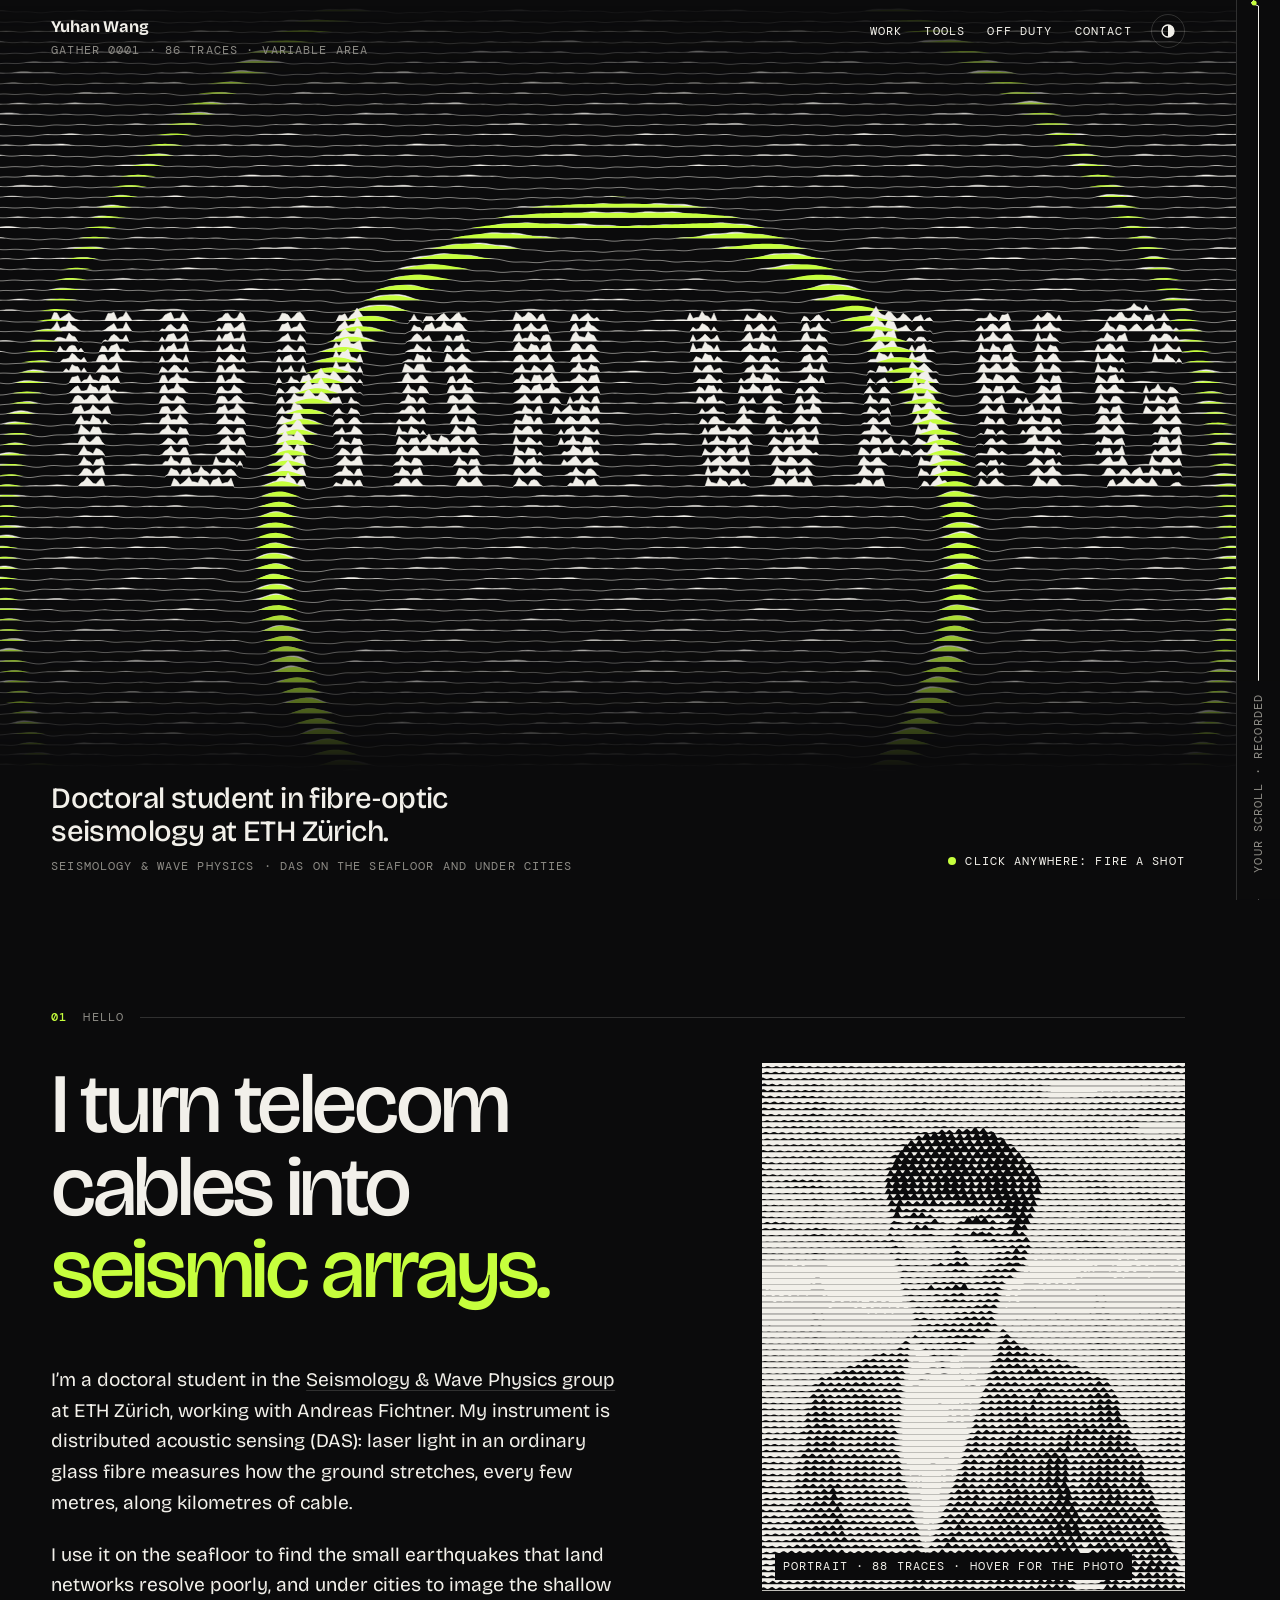
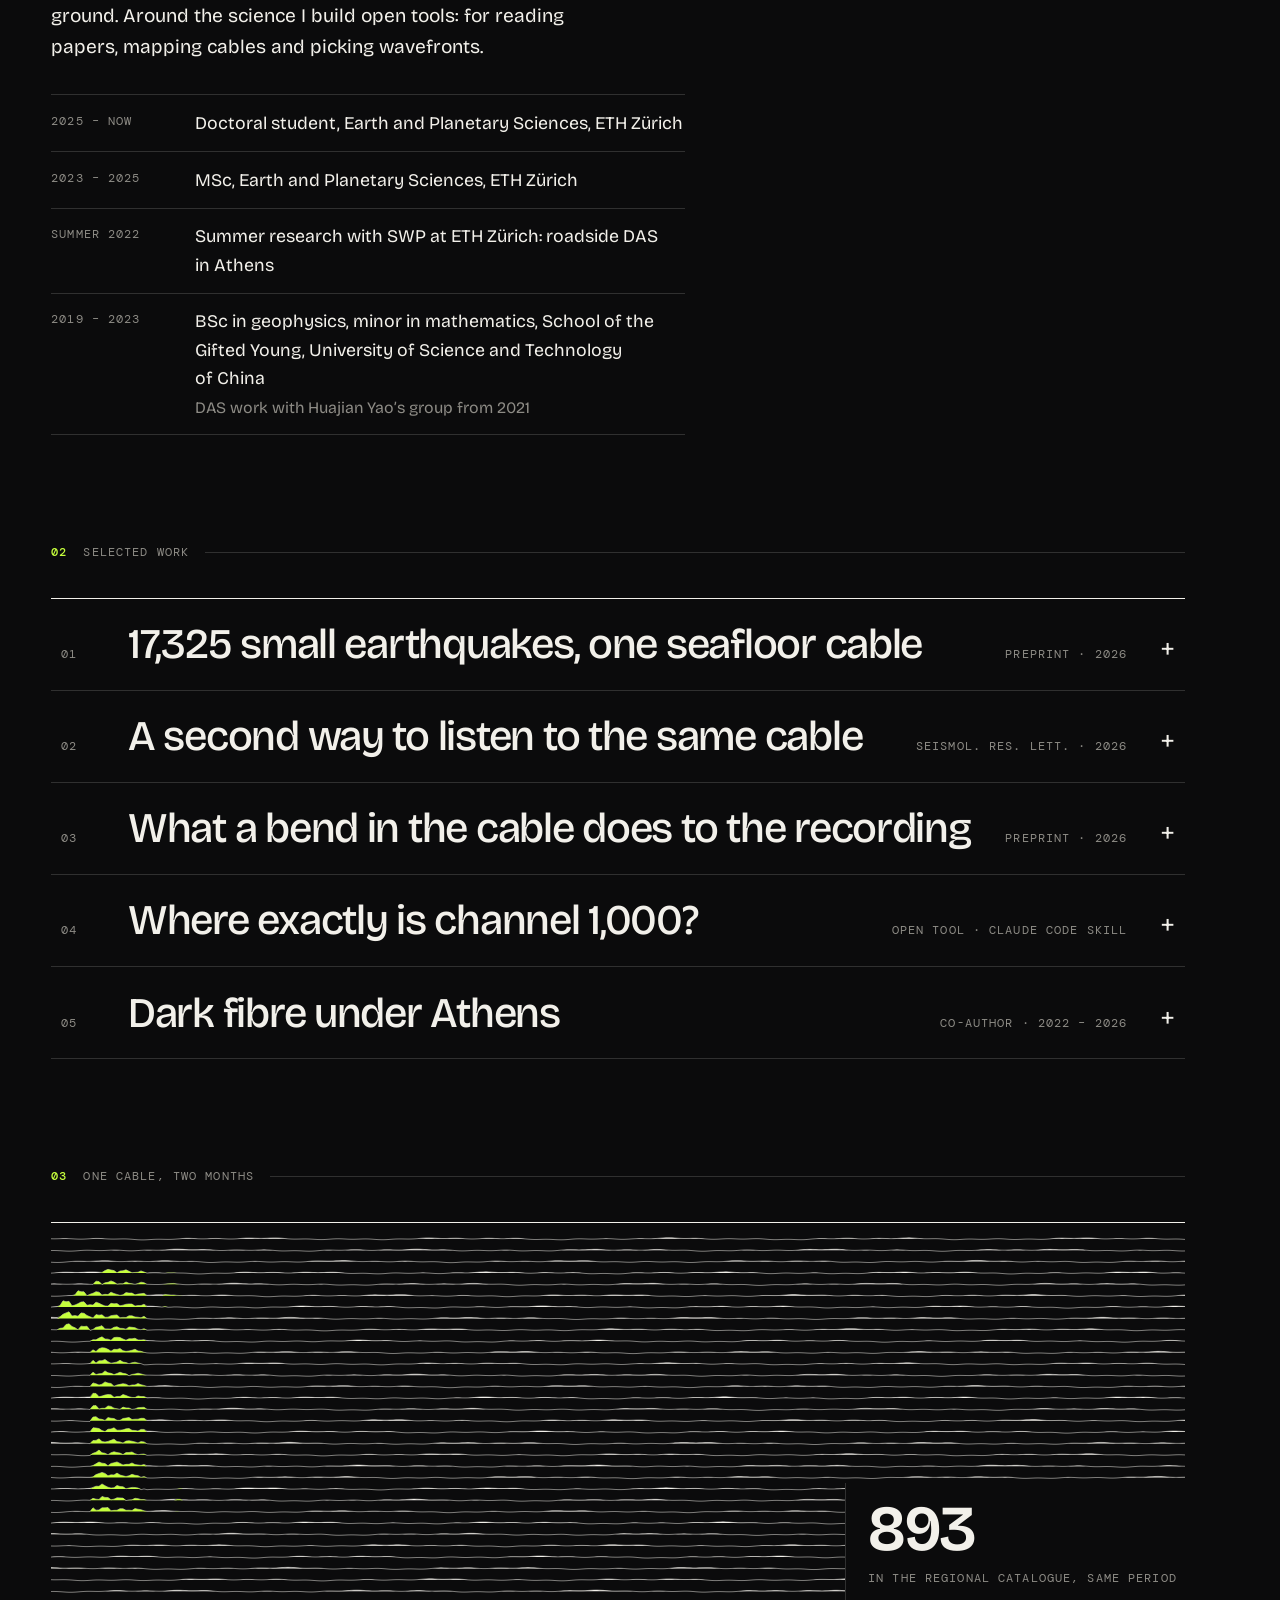
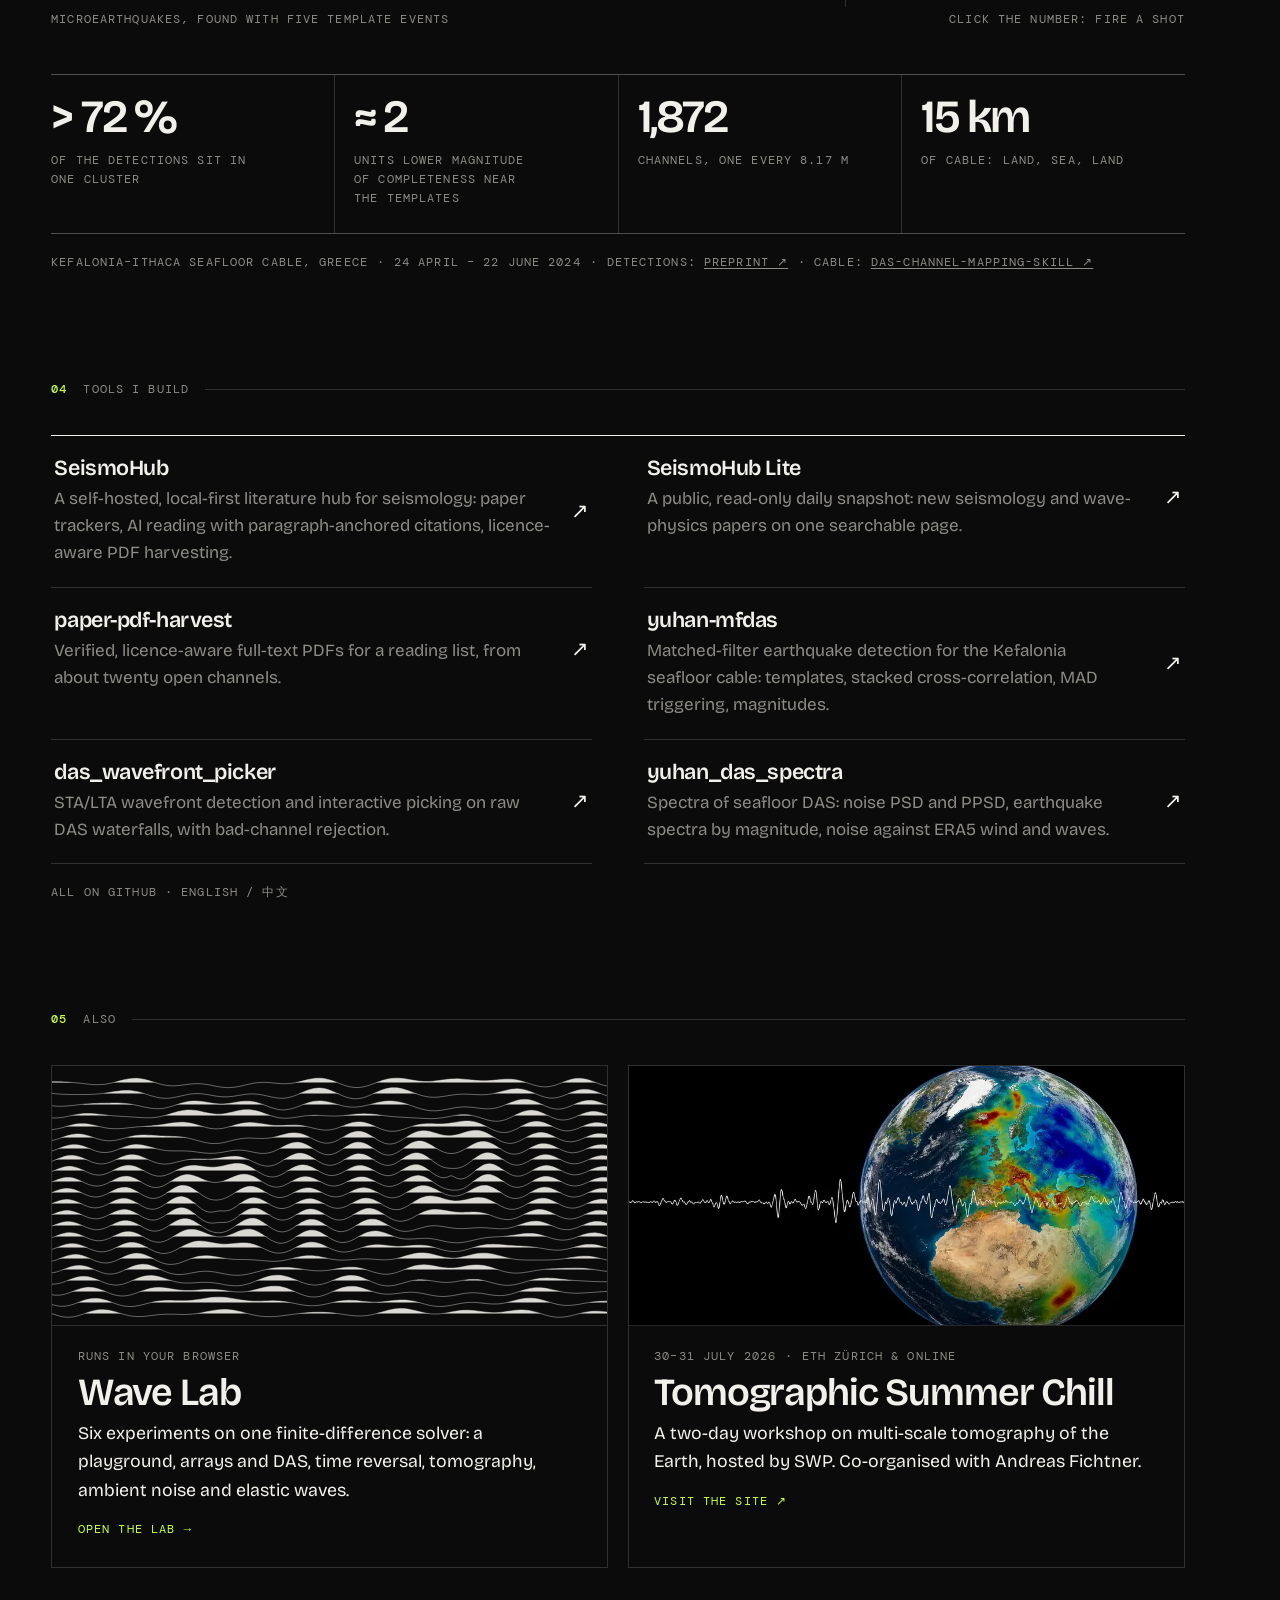
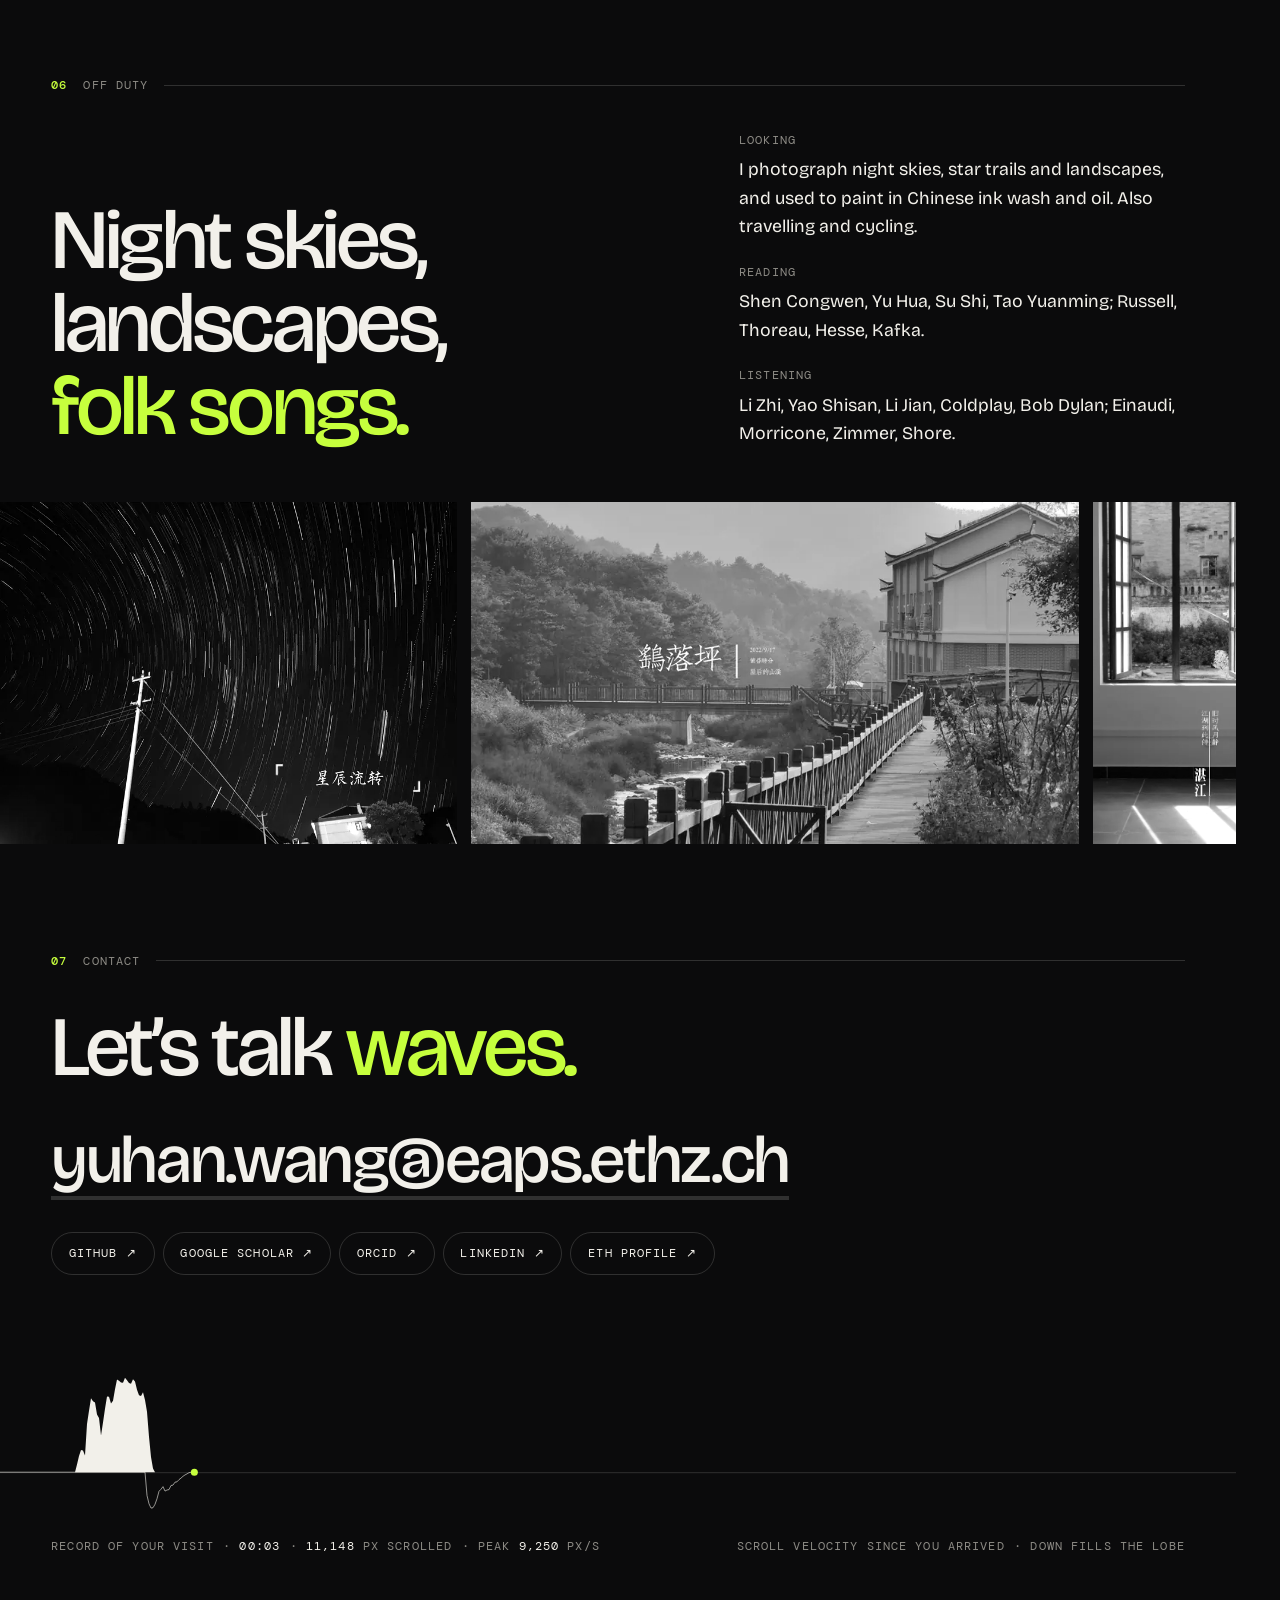
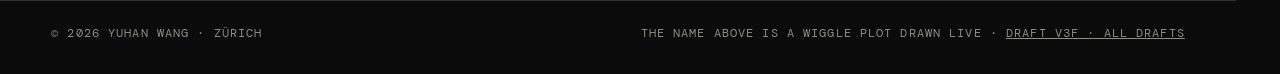
<file: drafts/v3f/index.html>
<!doctype html>
<!-- v3f · WIGGLE. The name is a variable-area wiggle plot: seventy seismic traces whose amplitude follows the letters.
     Click to fire a shot (P and S fronts cross the gather). The strip at the right edge records your scrolling,
     and the contact section plays the whole record of your visit back as one trace. -->
<html lang="en">
<head>
<meta charset="utf-8">
<meta name="viewport" content="width=device-width, initial-scale=1, viewport-fit=cover">
<meta name="robots" content="noindex">
<title>Yuhan Wang — fibre-optic seismology · ETH Zürich</title>
<meta name="description" content="Yuhan Wang, doctoral student in the Seismology &amp; Wave Physics group at ETH Zürich. Fibre-optic seismology: telecom cables as seismic arrays, on the seafloor and under cities.">
<meta name="theme-color" content="#0b0b0c">
<script>(function(){var d=document.documentElement,t=null,c=null;d.classList.add('js');try{c=document.createElement('canvas');c=c.getContext&&c.getContext('2d')}catch(e){c=null}if(!c)d.classList.add('nocanvas');try{t=localStorage.getItem('yw-v3f-theme')}catch(e){}if(t!=='light'&&t!=='dark')t='dark';d.setAttribute('data-theme',t)})();</script>
<link rel="icon" href="data:image/svg+xml,%3Csvg xmlns='http://www.w3.org/2000/svg' viewBox='0 0 64 64'%3E%3Crect width='64' height='64' fill='%230b0b0c'/%3E%3Cpath d='M4 32h14l4-9 5 20 6-30 6 34 5-22 4 7h12' fill='none' stroke='%23c6ff3d' stroke-width='4' stroke-linejoin='round'/%3E%3C/svg%3E">
<link rel="preconnect" href="https://fonts.googleapis.com">
<link rel="preconnect" href="https://fonts.gstatic.com" crossorigin>
<link href="https://fonts.googleapis.com/css2?family=Anton&family=Bricolage+Grotesque:opsz,wght@12..96,300..800&family=DM+Mono:wght@400;500&display=swap" rel="stylesheet">
<style>
:root{
  --bg:#0b0b0c; --fg:#f2f0ea; --dim:#8d8b85; --line:rgba(242,240,234,.16); --soft:rgba(242,240,234,.06);
  --accent:#c6ff3d; --on-accent:#0b0b0c; --paper:#f2f0ea;
  --disp:"Bricolage Grotesque","Helvetica Neue",Helvetica,Arial,sans-serif;
  --mono:"DM Mono",ui-monospace,SFMono-Regular,Menlo,monospace;
  --pad:clamp(1.1rem,4vw,3.4rem); --strip:44px; --ease:cubic-bezier(.2,.7,.1,1);
  color-scheme:dark;
}
:root[data-theme="light"]{
  --bg:#f2f0ea; --fg:#0b0b0c; --dim:#6b6964; --line:rgba(11,11,12,.18); --soft:rgba(11,11,12,.05);
  --accent:#1b2cff; --on-accent:#ffffff; --paper:#ffffff; color-scheme:light;
}
*{box-sizing:border-box}
html{scroll-behavior:smooth}
body{margin:0; background:var(--bg); color:var(--fg); font:400 clamp(1rem,.95rem + .2vw,1.12rem)/1.6 var(--disp); font-optical-sizing:auto; -webkit-font-smoothing:antialiased; transition:background-color .35s, color .35s}
a{color:inherit}
img{display:block; max-width:100%; height:auto}
h2,h3{margin:0; font:inherit}
::selection{background:var(--accent); color:var(--on-accent)}
:focus-visible{outline:2px solid var(--accent); outline-offset:4px}
.sr{position:absolute; width:1px; height:1px; overflow:hidden; clip:rect(0 0 0 0); white-space:nowrap}
.mono{font:400 .78rem/1.5 var(--mono); letter-spacing:.09em; text-transform:uppercase}
.dim{color:var(--dim)}
body{text-wrap:pretty}   /* no one-word last lines; headings that need it set balance */
/* dotted mono lines: a line breaks between items rather than inside one (an item wraps only when it is wider than
   the column), and a separator that would start a new line falls outside the box and is clipped away */
.dots{display:flex; flex-wrap:wrap; column-gap:2.07em; overflow:hidden}   /* 2.07em = " · " in DM Mono with its tracking */
.dots > span{position:relative}
.dots > span + span::before{content:"·"; position:absolute; right:100%; width:2.07em; text-align:center; letter-spacing:0}
/* without JS, or without a 2-D canvas, nothing can be drawn: the name is set as type and the empty frames are dropped */
html:not(.js), html.nocanvas{--strip:0px}
html:not(.js) .needs-cv, .nocanvas .needs-cv, html:not(.js) .needs-js{display:none !important}

/* ---------------- scroll seismograph (right edge) ---------------- */
.strip{position:fixed; z-index:30; top:0; right:0; bottom:0; width:var(--strip); border-left:1px solid var(--line); background:var(--bg); transition:background-color .35s}
.strip canvas{display:block; width:100%; height:100%}
/* the label panel spans the whole strip, so the trace ends above it instead of zig-zagging beside the letters
   (physical paddings: the 180° turn puts padding-top at the bottom) */
.strip span{position:absolute; z-index:1; left:0; right:0; bottom:0; display:flex; align-items:center; padding:1.7rem 0 .8rem; transform:rotate(180deg); writing-mode:vertical-rl; white-space:nowrap; color:var(--dim); background:var(--bg); transition:background-color .35s}
main, footer{margin-right:var(--strip)}

/* ---------------- hero ---------------- */
.hero{position:relative; height:100svh; min-height:560px; overflow:hidden; cursor:crosshair; -webkit-user-select:none; user-select:none; margin-right:var(--strip)}
#gather{position:absolute; inset:0; width:100%; height:100%; display:block}
.hero .tl, .hero .tr, .hero .bl, .hero .br{position:absolute; z-index:2}
.hero .tl{top:1.2rem; left:var(--pad); display:flex; flex-direction:column; gap:.35rem}
.brand{font:700 1.02rem/1 var(--disp); letter-spacing:-.01em; text-decoration:none}
.hero .tr{top:.85rem; right:var(--pad); display:flex; align-items:center; gap:.2rem}
.nav a{display:inline-block; padding:.5rem .7rem; text-decoration:none}
.nav a:hover{color:var(--accent)}
.tbtn{display:grid; place-items:center; width:34px; height:34px; margin-left:.3rem; border:1px solid var(--line); border-radius:50%; background:none; color:inherit; cursor:pointer}
.tbtn:hover{border-color:var(--accent); color:var(--accent)}
.tbtn svg{width:16px; height:16px}
.hero .bl{left:var(--pad); bottom:1.5rem; max-width:min(44rem,70%)}
.hero .bl p{margin:0}
.hero .what{font:500 clamp(1.25rem,2.3vw,2.05rem)/1.12 var(--disp); letter-spacing:-.02em; text-wrap:balance}
.hero .bl .mono{margin-top:.55rem}
.hero .br{right:var(--pad); bottom:1.5rem; text-align:right}
.hint{display:inline-flex; align-items:center; gap:.6rem; padding:.35rem 0; border:0; background:none; color:inherit; font:inherit; letter-spacing:inherit; text-transform:inherit; cursor:pointer}
.hint:hover{color:var(--accent)}
.hint i{width:8px; height:8px; border-radius:50%; background:var(--accent); animation:blink 1.6s infinite}
@keyframes blink{50%{opacity:.25}}
/* the veils quieten the corners: the page colour, shaped by a mask, so they follow a theme flip with the page. The bottom
   one fades in only below the name and is solid from just above the statement, so no trace runs through a line of it and
   no letter is dimmed: the hero script publishes both edges (--name-bottom, --stmt-top) from its layout, and --from is
   where the fade would start on a tall screen */
.veil{position:absolute; left:0; right:0; top:0; z-index:1; pointer-events:none; background:var(--bg); transition:background-color .35s; -webkit-mask-image:var(--fade); mask-image:var(--fade)}
.veil.t{height:16%; --fade:linear-gradient(to bottom,#000,transparent)}
.veil.b{--from:66%; bottom:0; --fade:linear-gradient(to bottom,transparent max(var(--from),var(--name-bottom,0px)),#000 calc(var(--stmt-top,100%) - .75rem))}
/* the h1 is read out, not seen, while the wiggle plot draws the name; without JS or canvas it is set in Anton instead */
html:not(.js) .hname, .nocanvas .hname{position:absolute; z-index:1; left:var(--pad); right:var(--pad); top:44%; width:auto; height:auto; overflow:visible; clip:auto; white-space:normal; transform:translateY(-50%); margin:0; text-align:center; font:400 clamp(3.2rem,17vw,20rem)/.9 Anton,Impact,"Arial Narrow Bold",sans-serif; letter-spacing:.012em; text-transform:uppercase}
html:not(.js) .hname span, .nocanvas .hname span{display:inline-block}
@media (max-aspect-ratio:6/5){   /* two lines, as the plot does when the screen is narrower than 1.2 : 1 */
  html:not(.js) .hname, .nocanvas .hname{font-size:min(34vw,22svh)}
  html:not(.js) .hname span, .nocanvas .hname span{display:block}
}
html:not(.js) .hero, .nocanvas .hero{cursor:auto}

/* ---------------- sections ---------------- */
.sec{padding:clamp(4.5rem,12vh,8.5rem) var(--pad) 0}
.label{display:flex; align-items:center; gap:1rem; margin:0 0 clamp(1.8rem,4vh,3rem); color:var(--dim)}
.label b{color:var(--accent); font-weight:500}
.label::after{content:""; flex:1; height:1px; background:var(--line)}
.big{margin:0; max-width:19ch; font:500 clamp(2.3rem,6.6vw,6.2rem)/.98 var(--disp); letter-spacing:-.04em; text-wrap:balance}
.big em{font-style:normal; color:var(--accent)}
.ln{display:block; overflow:hidden; padding-bottom:.08em; margin-bottom:-.08em}
.ln > span{display:block; transition:transform .9s var(--ease)}
.js .ln > span{transform:translateY(108%)}
.js .in .ln > span{transform:none}
.ln:nth-child(2) > span{transition-delay:.07s} .ln:nth-child(3) > span{transition-delay:.14s} .ln:nth-child(4) > span{transition-delay:.21s}
[data-r]{transition:opacity .8s var(--ease), transform .8s var(--ease)}
.js [data-r]{opacity:0; transform:translateY(22px)}
.js [data-r].in{opacity:1; transform:none}
[data-stagger] > * > *{transition:opacity .8s var(--ease), transform .8s var(--ease)}
.js [data-stagger] > * > *{opacity:0; transform:translateY(18px)}
.js [data-stagger].in > * > *{opacity:1; transform:none}
[data-stagger] > :nth-child(2) > *{transition-delay:.08s} [data-stagger] > :nth-child(3) > *{transition-delay:.16s} [data-stagger] > :nth-child(4) > *{transition-delay:.24s}

/* 01 hello */
.about{display:grid; grid-template-columns:minmax(0,1.5fr) minmax(0,1fr); gap:clamp(2rem,6vw,6rem); align-items:start}
.about-text{margin-top:clamp(2.4rem,6vh,4.5rem)}
.about-text p{margin:0 0 1.1em; max-width:48ch; font-size:1.08em}
.about-text a{text-decoration:underline; text-decoration-color:var(--line); text-underline-offset:.22em}
.about-text a:hover{text-decoration-color:var(--accent); color:var(--accent)}
.tl-list{margin:2rem 0 0; padding:0; list-style:none; border-top:1px solid var(--line)}
.tl-list li{display:grid; grid-template-columns:8rem 1fr; gap:1rem; padding:.85rem 0; border-bottom:1px solid var(--line)}
.tl-list .mono{padding-top:.2rem; color:var(--dim)}
.tl-list small{display:block; margin-top:.15rem; color:var(--dim); font-size:.9em}
.portrait{position:sticky; top:2rem; margin:0; aspect-ratio:4/5; overflow:hidden; background:var(--soft); -webkit-tap-highlight-color:transparent}
.portrait img{width:100%; height:100%; object-fit:cover; filter:grayscale(1) contrast(1.08); transition:filter .6s, transform 1.2s var(--ease)}
.portrait.show img{filter:none; transform:scale(1.03)}
/* the portrait as a variable-area wiggle plot; hover, or a click, tap, Enter or Space, lifts it off the photograph.
   Hover only where it is real: a touch screen keeps :hover after a tap, which would block tapping back. */
.portrait canvas{position:absolute; inset:0; width:100%; height:100%; background:var(--paper); transition:opacity .7s var(--ease)}
.portrait.wig{cursor:pointer}
.portrait.show canvas{opacity:0}
@media (hover:hover){.portrait:hover img{filter:none; transform:scale(1.03)} .portrait.wig:hover canvas{opacity:0}}
.portrait figcaption{position:absolute; left:.8rem; bottom:.7rem; padding:.25rem .5rem; background:var(--bg); color:var(--fg); transition:background-color .35s}

/* 02 work list */
.work{margin:0; padding:0; list-style:none; border-top:1px solid var(--fg)}
.row{border-bottom:1px solid var(--line)}
.row-h{display:grid; grid-template-columns:3.2rem minmax(0,1fr) auto 2rem; align-items:baseline; gap:1rem; width:100%; padding:clamp(1.1rem,2.6vh,1.9rem) .6rem; margin:0; border:0; background:none; color:inherit; font:inherit; text-align:left; cursor:pointer; transition:background-color .25s, color .25s, padding .35s var(--ease)}
.row-h .t{font:500 clamp(1.45rem,3.3vw,3rem)/1.05 var(--disp); letter-spacing:-.03em; text-wrap:balance}
.row-h .n, .row-h .v{color:var(--dim); transition:color .25s}
.row-h .x{display:none; justify-self:end; font:300 1.9rem/1 var(--disp); transition:transform .45s var(--ease)}
.js .row-h .x{display:block}
@media (hover:hover){
  .row-h:hover{background:var(--fg); color:var(--bg); padding-left:1.4rem}
  .row-h:hover .n, .row-h:hover .v{color:inherit}
}
.row.open .row-h .x{transform:rotate(45deg)}
.row-b{display:grid; grid-template-rows:1fr; transition:grid-template-rows .55s var(--ease)}
.js .row-b{grid-template-rows:0fr}
.js .row.open .row-b{grid-template-rows:1fr}
.row-b > div{overflow:hidden}
.row-in{display:grid; grid-template-columns:3.2rem minmax(0,1.25fr) minmax(0,1fr); column-gap:1rem; padding:.4rem .6rem 2.4rem}
.row-txt{grid-column:2}
.row-txt.wide{grid-column:2 / 4}
.row-in p{margin:0 0 .9em; max-width:60ch}
.row-in .cite{color:var(--dim); font-size:.93em}
.row-in figure{grid-column:3; margin:0 0 0 clamp(.5rem,3vw,3rem)}
.row-in figure img{width:100%; padding:14px; background:var(--paper)}
.row-in figcaption{margin-top:.6rem; color:var(--dim)}
.scheme canvas, .peek canvas{display:block; width:100%; aspect-ratio:4/3; background:var(--paper)}
.peek canvas{display:none; height:100%; aspect-ratio:auto}
.peek.sch img{display:none} .peek.sch canvas{display:block}
.btns{display:flex; flex-wrap:wrap; gap:.5rem; margin-top:.4rem}
/* label and arrow are two items: on a narrow phone a long DOI breaks after a slash (<wbr>) inside the pill, the arrow
   stays beside it, and the corners soften (the radius still makes a one-line pill fully round) */
.doi{display:inline-flex; align-items:center; gap:.5rem; max-width:100%; padding:.55rem .9rem; border:1px solid var(--fg); border-radius:1.4rem; text-decoration:none; transition:background-color .2s, color .2s, border-color .2s}
.doi > span{text-wrap:balance}
.doi.sec-l{border-color:var(--line)}
.doi:hover{background:var(--accent); border-color:var(--accent); color:var(--on-accent)}
.facts{display:flex; flex-wrap:wrap; gap:.4rem; margin:0 0 1rem; padding:0; list-style:none}
.facts li{padding:.3rem .6rem; border:1px solid var(--line); border-radius:999px}
.peek{position:fixed; z-index:20; left:0; top:0; width:min(24vw,340px); aspect-ratio:4/3; padding:10px; background:var(--paper); pointer-events:none; opacity:0; transform:translate(-50%,-50%) scale(.94); transition:opacity .25s, transform .35s var(--ease); box-shadow:0 18px 50px rgba(0,0,0,.35)}
.peek.on{opacity:1; transform:translate(-50%,-50%) scale(1)}
.peek img{width:100%; height:100%; object-fit:contain}

/* 03 one cable, two months */
/* a grid, so the 893 panel sits in the plot's own row and its bottom edge is the plot's bottom edge */
.count{display:grid; grid-template-columns:minmax(0,1fr) 30%; border-top:1px solid var(--fg)}
.count canvas{grid-area:1 / 1 / 2 / 3; display:block; width:100%; height:clamp(230px,30vw,420px); cursor:crosshair; -webkit-tap-highlight-color:transparent}
.count .fallback{grid-area:1 / 1 / 2 / 2; display:block; padding:1.5rem 0; font:600 clamp(4rem,16vw,14rem)/.9 var(--disp); letter-spacing:-.05em; color:var(--accent)}
.js:not(.nocanvas) .count:not(.nocanvas) .fallback{display:none}
html:not(.js) .count canvas, .nocanvas .count canvas, .count.nocanvas canvas{display:none}
.count-cap{grid-area:2 / 1 / 3 / 3; display:flex; flex-wrap:wrap; justify-content:space-between; gap:.3rem 2rem; margin:.2rem 0 0; color:var(--dim)}
.count-cap .hint-s{display:none}
.js:not(.nocanvas) .count:not(.nocanvas) .hint-s{display:inline}
.vs{grid-area:1 / 2 / 2 / 3; align-self:end; position:relative; z-index:1; padding:1.1rem 0 1.2rem 1.4rem; background:var(--bg); border-left:1px solid var(--line); transition:background-color .35s}
.vs b{display:block; font:600 clamp(2.6rem,5vw,4.8rem)/.9 var(--disp); letter-spacing:-.04em; font-variant-numeric:tabular-nums}
.vs span{display:block; margin-top:.7rem; color:var(--dim)}
.facts4{display:grid; grid-template-columns:repeat(4,minmax(0,1fr)); gap:1px; margin-top:clamp(2.2rem,5vh,3.4rem); background:var(--line); border-block:1px solid var(--line)}
.facts4 > div{padding:1.2rem 1.2rem 1.6rem; background:var(--bg); transition:background-color .35s}
.facts4 > div:first-child{padding-left:0}
.facts4 b{display:block; font:600 clamp(2rem,3.6vw,3.4rem)/1 var(--disp); letter-spacing:-.04em; white-space:nowrap}
.facts4 span{display:block; margin-top:.7rem; color:var(--dim)}
.src{margin:1.2rem 0 0; color:var(--dim)}
.src a{text-underline-offset:.2em}
.src a:hover{color:var(--accent)}

/* 04 tools */
.tools{display:grid; grid-template-columns:repeat(2,minmax(0,1fr)); gap:0 clamp(1.5rem,4vw,4rem); margin:0; padding:0; list-style:none; border-top:1px solid var(--fg)}
.tools a{display:grid; grid-template-columns:1fr auto; align-content:start; gap:.2rem 1rem; height:100%; padding:1.25rem .2rem; border-bottom:1px solid var(--line); text-decoration:none; transition:padding .35s var(--ease)}
.tools h3{font:600 1.35rem/1.2 var(--disp); letter-spacing:-.02em}
.tools p{grid-column:1; margin:0; color:var(--dim); font-size:.96em; max-width:48ch}
.tools .ar{grid-row:1 / span 2; grid-column:2; align-self:center; font-size:1.3rem; transition:transform .35s var(--ease), color .2s}
.tools a:hover{padding-left:.9rem}
.tools a:hover .ar{transform:translate(4px,-4px); color:var(--accent)}
.tools a:hover h3{color:var(--accent)}

/* 05 also */
.also{display:grid; grid-template-columns:repeat(2,minmax(0,1fr)); gap:1.2rem}
.blk{display:grid; grid-template-rows:clamp(180px,24vw,260px) auto; overflow:hidden; border:1px solid var(--line); text-decoration:none}
.blk .media{position:relative; overflow:hidden; border-bottom:1px solid var(--line); background:#000}
.blk .media.paper{background:var(--bg)}
html:not(.js) .blk .media.paper, .nocanvas .blk .media.paper{background:repeating-linear-gradient(to bottom,transparent 0 10px,var(--line) 10px 11px)}
.blk .media img, .blk .media canvas{display:block; width:100%; height:100%; object-fit:cover; transition:transform 1.2s var(--ease)}
.blk .media img{object-position:50% 45%}
.blk:hover .media img{transform:scale(1.04)}
.blk .txt{padding:1.3rem 1.6rem 1.6rem}
.blk h3{margin:.5rem 0 .45rem; font:600 clamp(1.7rem,3vw,2.6rem)/1 var(--disp); letter-spacing:-.03em; text-wrap:balance}
.blk p{margin:0; max-width:44ch}
.blk .go{display:inline-block; margin-top:1rem; color:var(--accent)}

/* 06 off duty */
.off-top{display:grid; grid-template-columns:minmax(0,7fr) minmax(0,5fr); gap:clamp(2rem,5vw,5rem); align-items:end}
.offgrid{display:grid; gap:1.4rem}
.offgrid h3{margin:0 0 .35rem; color:var(--dim)}
.offgrid p{margin:0; max-width:44ch}
.reel{margin:clamp(2.4rem,6vh,4rem) calc(-1 * var(--pad)) 0; overflow-x:auto}
.js .reel{overflow:hidden}
.reel-track{display:flex; gap:14px; width:max-content}
.js .reel-track{animation:reel 70s linear infinite}
.reel:hover .reel-track, .reel:focus-within .reel-track{animation-play-state:paused}
@keyframes reel{to{transform:translateX(calc(-50% - 7px))}}
.reel figure{position:relative; flex:none; height:clamp(220px,38vh,380px); margin:0; overflow:hidden; background:var(--soft)}
.reel img{height:100%; width:auto; filter:grayscale(1) contrast(1.05); transition:filter .5s}
.reel figure:hover img{filter:none}
.reel figcaption{position:absolute; left:.6rem; bottom:.55rem; padding:.2rem .45rem; background:var(--bg); color:var(--fg); opacity:0; transition:opacity .3s}
.reel figure:hover figcaption{opacity:1}
@media (hover:none){.reel img{filter:none} .reel figcaption{opacity:1}}

/* 07 contact */
.contact{padding-bottom:clamp(2rem,5vh,3.5rem)}
.contact .big{max-width:none}
/* the address has a row of its own and is sized to its column (about 11 em wide), so it never breaks;
   if it ever has to, the only break point is the <wbr> after the @. Beside the links only on wide screens. */
.reach{display:flex; flex-wrap:wrap; align-items:flex-end; gap:2rem 3rem; margin-top:clamp(1.6rem,4vh,2.8rem); container-type:inline-size}
.mailto{flex:none; max-width:100%; font:500 min(4.2rem,calc((100vw - var(--strip) - 2 * var(--pad)) / 11.9))/1.05 var(--disp); letter-spacing:-.035em; text-decoration:none; border-bottom:.06em solid var(--line); transition:border-color .25s, color .25s}
@supports (width:1cqi){.mailto{font-size:min(4.2rem,100cqi / 11.9)}}
.mailto:hover{color:var(--accent); border-color:var(--accent)}
.links{display:flex; flex-wrap:wrap; flex:1 1 100%; gap:.5rem; margin:0; padding:0; list-style:none}
@media (min-width:1460px){.links{flex:0 1 31rem; margin-left:auto; justify-content:flex-end}}
.links a{display:inline-flex; gap:.5rem; padding:.7rem 1.05rem; border:1px solid var(--line); border-radius:999px; text-decoration:none; transition:background-color .2s, color .2s, border-color .2s}
.links a:hover{background:var(--fg); border-color:var(--fg); color:var(--bg)}
/* the record of your visit: the strip's scroll seismogram, played back as one trace */
.record{margin:clamp(3.5rem,9vh,6rem) calc(-1 * var(--pad)) 0}
.record canvas{display:block; width:100%; height:clamp(110px,13vw,170px)}
.record figcaption{display:flex; flex-wrap:wrap; justify-content:space-between; gap:.3rem 2rem; padding:.9rem var(--pad) 0; color:var(--dim)}
.record figcaption b{font-weight:400; color:var(--fg)}
.record:not(.on){display:none}
footer{display:flex; flex-wrap:wrap; justify-content:space-between; gap:.6rem 2rem; padding:1.4rem var(--pad) 2rem; border-top:1px solid var(--line); color:var(--dim)}
footer a:hover{color:var(--accent)}

@media (max-width:1000px){
  .hero .bl{max-width:none; right:var(--pad); bottom:4.2rem}
  .hero .br{left:var(--pad); right:auto; text-align:left; bottom:1.3rem}
  .veil.b{--from:calc(90% - 11rem)}   /* statement and hint stacked */
}
@media (max-width:900px){
  .about, .also, .tools, .off-top{grid-template-columns:minmax(0,1fr)}
  .tools h3{overflow-wrap:anywhere}
  .facts4{grid-template-columns:1fr 1fr}
  .facts4 > div:nth-child(odd){padding-left:0}
  .facts4 > div:nth-child(even){padding-right:0}   /* the outer edges carry no padding, so the captions get the width */
  .row-in{grid-template-columns:minmax(0,1fr); padding-left:calc(.6rem + 3.2rem + 1rem)}
  .row-txt, .row-txt.wide{grid-column:1}
  .row-in figure{grid-column:1; margin:1.2rem 0 0; max-width:34rem}
  .portrait{max-width:360px}
  .peek{display:none}
}
@media (max-width:760px){
  :root{--strip:0px}
  .strip{display:none}
  .nav a:not(.keep){display:none}
  .row-h{grid-template-columns:2.2rem minmax(0,1fr) 1.4rem; padding-left:0; padding-right:0}
  .row-h .v{grid-column:2; grid-row:2}
  .row-h .x{grid-column:3; grid-row:1}
  .row-in{padding-left:calc(2.2rem + 1rem); padding-right:0}
  .tl-list li{grid-template-columns:6.9rem 1fr}
  .count{display:block}
  .count canvas{height:clamp(170px,46vw,300px)}
  .vs{position:static; width:auto; margin-top:1.4rem; padding:1rem 0 0; border-left:0; border-top:1px solid var(--line)}
}
@media (max-width:560px){
  .plot-head .va{display:none}
}
@media (prefers-reduced-motion:reduce){
  html{scroll-behavior:auto}
  .js [data-r], .js .ln > span, .js [data-stagger] > * > *{opacity:1; transform:none; transition:none}
  .js .reel{overflow-x:auto} .js .reel-track{animation:none}
  .hint i{animation:none}
}
@media print{
  :root{--strip:0px}
  .js [data-r], .js .ln > span, .js [data-stagger] > * > *{opacity:1 !important; transform:none !important}
  .js .row-b{grid-template-rows:1fr}
  .strip, .peek, .veil{display:none}
}
</style>
</head>
<body>

<div class="strip needs-cv" aria-hidden="true"><canvas id="scrolltrace"></canvas><span class="mono">your scroll · recorded</span></div>

<header class="hero" id="hero">
  <canvas id="gather" class="needs-cv" aria-hidden="true"></canvas>
  <h1 class="sr hname"><span>Yuhan</span> <span>Wang</span></h1>
  <div class="veil t needs-cv" aria-hidden="true"></div><div class="veil b needs-cv" aria-hidden="true"></div>
  <div class="tl">
    <a class="brand" href="#hero">Yuhan Wang</a>
    <span class="mono dim plot-head needs-cv" aria-hidden="true"><span id="plotHead">Gather 0001</span><span class="va"> · variable area</span></span>
  </div>
  <div class="tr">
    <nav class="nav mono" aria-label="Sections"><a href="#work">Work</a><a href="#tools">Tools</a><a href="#off">Off duty</a><a class="keep" href="#contact">Contact</a></nav>
    <button class="tbtn needs-js" id="themeBtn" type="button" aria-label="Invert colours (I)" title="Invert colours (I)" aria-pressed="false"><svg viewBox="0 0 24 24" aria-hidden="true"><circle cx="12" cy="12" r="9" fill="none" stroke="currentColor" stroke-width="2"/><path d="M12 3a9 9 0 0 1 0 18z" fill="currentColor"/></svg></button>
  </div>
  <div class="bl">
    <p class="what">Doctoral student in fibre&#8209;optic seismology at ETH&nbsp;Zürich.</p>
    <p class="mono dim dots"><span>Seismology &amp; Wave Physics</span><span>DAS on the seafloor and under&nbsp;cities</span></p>
  </div>
  <div class="br mono needs-cv">
    <button class="hint" id="shotBtn" type="button"><i aria-hidden="true"></i><span id="hintText">Click anywhere: fire a shot</span></button>
  </div>
</header>

<main>
<!-- ============================ hello ============================ -->
<section class="sec" id="about">
  <h2 class="label mono"><b>01</b> Hello</h2>
  <div class="about">
    <div>
      <p class="big" data-lines><span class="ln"><span>I turn telecom</span></span><span class="ln"><span>cables into</span></span><span class="ln"><span><em>seismic arrays.</em></span></span></p>
      <div class="about-text" data-r>
        <p>I’m a doctoral student in the <a href="https://cos.ethz.ch/" target="_blank" rel="noopener">Seismology &amp; Wave Physics group</a> at ETH Zürich, working with Andreas Fichtner. My instrument is distributed acoustic sensing (DAS): laser light in an ordinary glass fibre measures how the ground stretches, every few metres, along kilometres of cable.</p>
        <p>I use it on the seafloor to find the small earthquakes that land networks resolve poorly, and under cities to image the shallow ground. Around the science I build open tools: for reading papers, mapping cables and picking wavefronts.</p>
        <ul class="tl-list">
          <li><span class="mono">2025 – now</span><span>Doctoral student, Earth and Planetary Sciences, ETH&nbsp;Zürich</span></li>
          <li><span class="mono">2023 – 2025</span><span>MSc, Earth and Planetary Sciences, ETH&nbsp;Zürich</span></li>
          <li><span class="mono">Summer 2022</span><span>Summer research with SWP at ETH&nbsp;Zürich: roadside DAS in Athens</span></li>
          <li><span class="mono">2019 – 2023</span><span>BSc in geophysics, minor in mathematics, School of the Gifted Young, University of Science and Technology of China<small>DAS work with Huajian Yao’s group from 2021</small></span></li>
        </ul>
      </div>
    </div>
    <figure class="portrait" id="portrait" data-r>
      <img src="../v3-shared/portrait.webp" width="1200" height="1500" loading="lazy" alt="Portrait of Yuhan Wang">
    </figure>
  </div>
</section>

<!-- ============================ work ============================ -->
<section class="sec" id="work">
  <h2 class="label mono"><b>02</b> Selected work</h2>
  <ul class="work">
    <li class="row">
      <h3><button class="row-h" type="button" aria-expanded="false" aria-controls="w1" data-img="../v3-shared/figs/sp-eq.webp">
        <span class="n mono">01</span><span class="t">17,325 small earthquakes, one seafloor cable</span><span class="v mono">Preprint · 2026</span><span class="x" aria-hidden="true">+</span>
      </button></h3>
      <div class="row-b" id="w1"><div><div class="row-in">
        <div class="row-txt">
          <ul class="facts mono"><li>Seafloor DAS</li><li>Matched filter</li><li>Kefalonia, Greece</li></ul>
          <p>The Kefalonia Transform Fault ruptures in earthquakes above magnitude 6 every 10 to 20 years, but land networks resolve its small earthquakes poorly. For two months in 2024 we recorded DAS on a telecom cable on the seafloor between Kefalonia and Ithaca.</p>
          <p>A matched filter with only five template events found 17,325 microearthquakes, nearly 20 times the 893 in the regional catalogue for the same period. They come in swarms, and one cluster holds more than 72&nbsp;% of them. Near the template clusters, the magnitude of completeness drops by about two units.</p>
          <p class="cite">Wang, Meier, Bogris, C. Simos, I. Simos, Melis &amp; Fichtner. <em>Persistent Faulting Activity Along the Kefalonia Transform Fault Revealed by Seafloor DAS.</em> ESS Open Archive, 2026.</p>
          <div class="btns">
            <a class="doi mono" href="https://doi.org/10.22541/essoar.15006791/v1" target="_blank" rel="noopener"><span>doi:10.22541/<wbr>essoar.15006791/<wbr>v1</span>↗</a>
            <a class="doi sec-l mono" href="https://doi.org/10.5194/egusphere-egu25-2886" target="_blank" rel="noopener"><span>EGU 2025 abstract</span>↗</a>
            <a class="doi sec-l mono" href="https://doi.org/10.5281/zenodo.20715241" target="_blank" rel="noopener"><span>Code archive</span>↗</a>
          </div>
        </div>
        <figure><img src="../v3-shared/figs/sp-eq.webp" width="1800" height="1351" loading="lazy" alt="Power spectral density of earthquakes by magnitude bin at one seafloor channel, above the ambient noise."><figcaption class="mono">Earthquake spectra by magnitude over the ambient noise, channel at 11.0&nbsp;km. From yuhan_das_spectra.</figcaption></figure>
      </div></div></div>
    </li>
    <li class="row">
      <h3><button class="row-h" type="button" aria-expanded="false" aria-controls="w2" data-scheme="sum">
        <span class="n mono">02</span><span class="t">A second way to listen to the same cable</span><span class="v mono">Seismol. Res. Lett. · 2026</span><span class="x" aria-hidden="true">+</span>
      </button></h3>
      <div class="row-b" id="w2"><div><div class="row-in">
        <div class="row-txt">
          <ul class="facts mono"><li>Fibre interferometry</li><li>Calibration</li><li>Earthquakes · ocean waves · traffic</li></ul>
          <p>On the same Kefalonia cable in 2024: one integrated fibre measurement, made with microwave-frequency interferometry, compared with the DAS channels beside it, for earthquakes, ocean waves and traffic.</p>
          <p class="cite">Wang, Bogris, C. Simos, I. Simos, Melis, Deligiannidis &amp; Fichtner. <em>Calibrating Microwave-Frequency Fiber Interferometry Against Collocated DAS: Earthquakes, Ocean Waves, and Traffic.</em> Seismological Research Letters, 2026.</p>
          <div class="btns">
            <a class="doi mono" href="https://doi.org/10.1785/0220260220" target="_blank" rel="noopener"><span>doi:10.1785/<wbr>0220260220</span>↗</a>
            <a class="doi sec-l mono" href="https://doi.org/10.5281/zenodo.20553635" target="_blank" rel="noopener"><span>Code and data</span>↗</a>
          </div>
        </div>
        <figure class="scheme needs-cv"><canvas data-scheme="sum" aria-hidden="true"></canvas><figcaption class="mono">Schematic · one integrated fibre measurement (blue), compared with the DAS channels beside it.</figcaption></figure>
      </div></div></div>
    </li>
    <li class="row">
      <h3><button class="row-h" type="button" aria-expanded="false" aria-controls="w3" data-scheme="arc">
        <span class="n mono">03</span><span class="t">What a bend in the cable does to the recording</span><span class="v mono">Preprint · 2026</span><span class="x" aria-hidden="true">+</span>
      </button></h3>
      <div class="row-b" id="w3"><div><div class="row-in">
        <div class="row-txt">
          <ul class="facts mono"><li>Theory</li><li>Curved fibres</li><li>Deployment design</li></ul>
          <p>A fibre measures strain along its own direction, so its shape filters the wavefield it records. This first part works out the response of a planar arc and turns it into a decision map for laying out a deployment.</p>
          <p class="cite">Wang &amp; Fichtner. <em>Geometric Filtering in Curved Fibre-Optic Sensing — I. Planar-Arc Response and a Deployment Decision Map.</em> 2026.</p>
          <div class="btns"><a class="doi mono" href="https://doi.org/10.5281/zenodo.23354895" target="_blank" rel="noopener"><span>doi:10.5281/<wbr>zenodo.23354895</span>↗</a></div>
        </div>
        <figure class="scheme needs-cv"><canvas data-scheme="arc" aria-hidden="true"></canvas><figcaption class="mono">Schematic · a plane wave crosses a bend in the fibre, whose shape filters the wavefield it records (blue).</figcaption></figure>
      </div></div></div>
    </li>
    <li class="row">
      <h3><button class="row-h" type="button" aria-expanded="false" aria-controls="w4" data-img="../v3-shared/figs/cm-fig4.webp">
        <span class="n mono">04</span><span class="t">Where exactly is channel&nbsp;1,000?</span><span class="v mono">Open tool · Claude Code skill</span><span class="x" aria-hidden="true">+</span>
      </button></h3>
      <div class="row-b" id="w4"><div><div class="row-in">
        <div class="row-txt">
          <ul class="facts mono"><li>Channel mapping</li><li>Tap tests · earthquakes · vehicles</li></ul>
          <p>A DAS interrogator counts channels along the fibre, and the fibre is longer than its route: installers leave coils of spare fibre in manholes. Between the interrogator and the beach manhole of the Kefalonia cable, 7.32&nbsp;km of fibre lies on 6.44&nbsp;km of ground; 0.71&nbsp;km of the difference is spare fibre stored at eight points, in coils of 16 to 172&nbsp;m.</p>
          <p>I find that excess with three signals (tap tests, earthquake amplitudes and passing vehicles) and deliver a position with an uncertainty for each of the 1,872 channels.</p>
          <div class="btns"><a class="doi mono" href="https://github.com/WANGYuhan2002/das-channel-mapping-skill" target="_blank" rel="noopener"><span>das-channel-mapping-skill</span>↗</a></div>
        </div>
        <figure><img src="../v3-shared/figs/cm-fig1.webp" width="1800" height="1775" loading="lazy" alt="Schematic of a cable under a road with a loop and a coil of spare fibre, and how tap tests, an earthquake and passing vehicles reveal them."><figcaption class="mono">Excess fibre along a cable and the three signals that show it. From das-channel-mapping-skill.</figcaption></figure>
      </div></div></div>
    </li>
    <li class="row">
      <h3><button class="row-h" type="button" aria-expanded="false" aria-controls="w5">
        <span class="n mono">05</span><span class="t">Dark fibre under Athens</span><span class="v mono">Co-author · 2022 – 2026</span><span class="x" aria-hidden="true">+</span>
      </button></h3>
      <div class="row-b" id="w5"><div><div class="row-in">
        <div class="row-txt wide">
          <ul class="facts mono"><li>Urban DAS</li><li>Ambient noise</li><li>Seismic hazard</li></ul>
          <p>This began as my 2022 summer project with SWP at ETH Zürich, with Andreas Fichtner and Daniel Bowden: ambient-noise tomography and site amplification from roadside DAS in Athens. It grew into a study of the shallow subsurface for seismic hazard; Daniel Bowden is first author of the data and code.</p>
          <p class="cite">Bowden, Tian, Wang, Smolinski, Lentas, Melis, Bogris, C. Simos et al. <em>Shallow Subsurface Imaging for Seismic Hazard using Dark Fibers in Athens, Greece</em> (data and code), 2026.</p>
          <div class="btns">
            <a class="doi mono" href="https://doi.org/10.5281/zenodo.24190285" target="_blank" rel="noopener"><span>doi:10.5281/<wbr>zenodo.24190285</span>↗</a>
            <a class="doi sec-l mono" href="https://agu.confex.com/agu/fm22/meetingapp.cgi/Paper/1081677" target="_blank" rel="noopener"><span>AGU Fall Meeting 2022</span>↗</a>
          </div>
        </div>
      </div></div></div>
    </li>
  </ul>
</section>

<!-- ============================ numbers ============================ -->
<section class="sec" id="numbers">
  <h2 class="label mono"><b>03</b> One cable, two months</h2>
  <div class="count" id="countWrap">
    <canvas id="count" aria-hidden="true"></canvas>
    <b class="fallback" aria-hidden="true">17,325</b>
    <p class="sr">17,325 microearthquakes found with five template events, against 893 in the regional catalogue for the same period.</p>
    <p class="count-cap mono" aria-hidden="true"><span>Microearthquakes, found with five template events</span><span class="hint-s">Click the number: fire a shot</span></p>
    <div class="vs" aria-hidden="true"><b>893</b><span class="mono">in the regional catalogue, same&nbsp;period</span></div>
  </div>
  <div class="facts4" data-stagger>
    <div><b>&gt; 72&nbsp;%</b><span class="mono">of the detections sit in one cluster</span></div>
    <div><b>≈ 2</b><span class="mono">units lower magnitude of completeness near the templates</span></div>
    <div><b>1,872</b><span class="mono">channels, one every 8.17&nbsp;m</span></div>
    <div><b>15&nbsp;km</b><span class="mono">of cable: land, sea, land</span></div>
  </div>
  <p class="src mono dots"><span>Kefalonia–Ithaca seafloor cable, Greece</span><span>24&nbsp;April – 22&nbsp;June&nbsp;2024</span><span>detections: <a href="https://doi.org/10.22541/essoar.15006791/v1" target="_blank" rel="noopener">preprint&nbsp;↗</a></span><span>cable: <a href="https://github.com/WANGYuhan2002/das-channel-mapping-skill" target="_blank" rel="noopener">das-channel-mapping-skill&nbsp;↗</a></span></p>
</section>

<!-- ============================ tools ============================ -->
<section class="sec" id="tools">
  <h2 class="label mono"><b>04</b> Tools I build</h2>
  <ul class="tools">
    <li><a href="https://github.com/WANGYuhan2002/seismohub" target="_blank" rel="noopener" data-img="../v3-shared/figs/sh-library.webp"><h3>SeismoHub</h3><p>A self-hosted, local-first literature hub for seismology: paper trackers, AI reading with paragraph-anchored citations, licence-aware PDF harvesting.</p><span class="ar" aria-hidden="true">↗</span></a></li>
    <li><a href="https://wangyuhan2002.github.io/seismohub-lite/" target="_blank" rel="noopener"><h3>SeismoHub Lite</h3><p>A public, read-only daily snapshot: new seismology and wave-physics papers on one searchable page.</p><span class="ar" aria-hidden="true">↗</span></a></li>
    <li><a href="https://github.com/WANGYuhan2002/paper-pdf-harvest" target="_blank" rel="noopener"><h3>paper-pdf-harvest</h3><p>Verified, licence-aware full-text PDFs for a reading list, from about twenty open channels.</p><span class="ar" aria-hidden="true">↗</span></a></li>
    <li><a href="https://github.com/WANGYuhan2002/yuhan-mfdas" target="_blank" rel="noopener"><h3>yuhan-mfdas</h3><p>Matched-filter earthquake detection for the Kefalonia seafloor cable: templates, stacked cross-correlation, MAD triggering, magnitudes.</p><span class="ar" aria-hidden="true">↗</span></a></li>
    <li><a href="https://github.com/WANGYuhan2002/das_wavefront_picker" target="_blank" rel="noopener" data-img="../v3-shared/figs/wp-wiggle.webp"><h3>das_wavefront_picker</h3><p>STA/LTA wavefront detection and interactive picking on raw DAS waterfalls, with bad-channel rejection.</p><span class="ar" aria-hidden="true">↗</span></a></li>
    <li><a href="https://github.com/WANGYuhan2002/yuhan_das_spectra" target="_blank" rel="noopener" data-img="../v3-shared/figs/sp-ppsd.webp"><h3>yuhan_das_spectra</h3><p>Spectra of seafloor DAS: noise PSD and PPSD, earthquake spectra by magnitude, noise against ERA5 wind and waves.</p><span class="ar" aria-hidden="true">↗</span></a></li>
  </ul>
  <p class="src mono">All on GitHub · English / 中文</p>
</section>

<!-- ============================ also ============================ -->
<section class="sec" id="also">
  <h2 class="label mono"><b>05</b> Also</h2>
  <div class="also">
    <a class="blk" href="../v2a/lab/" data-r>
      <div class="media paper"><canvas id="labwave" class="needs-cv" aria-hidden="true"></canvas></div>
      <div class="txt">
        <span class="mono dim dots"><span>Runs in your browser</span></span>
        <h3>Wave Lab</h3>
        <p>Six experiments on one finite-difference solver: a playground, arrays and DAS, time reversal, tomography, ambient noise and elastic waves.</p>
        <span class="go mono">Open the lab →</span>
      </div>
    </a>
    <a class="blk" href="https://wangyuhan2002.github.io/2026-tomo-workshop/" target="_blank" rel="noopener" data-r>
      <div class="media"><img src="../v2a/assets/tsc-2026.webp" width="960" height="540" loading="lazy" alt="Workshop illustration: a seismogram crossing a globe shaded by seismic velocity anomalies."></div>
      <div class="txt">
        <span class="mono dim dots"><span>30–31&nbsp;July&nbsp;2026</span><span>ETH&nbsp;Zürich &amp;&nbsp;online</span></span>
        <h3>Tomographic Summer Chill</h3>
        <p>A two-day workshop on multi-scale tomography of the Earth, hosted by SWP. Co-organised with Andreas&nbsp;Fichtner.</p>
        <span class="go mono">Visit the site ↗</span>
      </div>
    </a>
  </div>
</section>

<!-- ============================ off duty ============================ -->
<section class="sec" id="off">
  <h2 class="label mono"><b>06</b> Off duty</h2>
  <div class="off-top">
    <p class="big" data-lines><span class="ln"><span>Night skies,</span></span><span class="ln"><span>landscapes,</span></span><span class="ln"><span><em>folk songs.</em></span></span></p>
    <div class="offgrid">
      <div data-r><h3 class="mono">Looking</h3><p>I photograph night skies, star trails and landscapes, and used to paint in Chinese ink wash and oil. Also travelling and cycling.</p></div>
      <div data-r><h3 class="mono">Reading</h3><p>Shen Congwen, Yu Hua, Su Shi, Tao Yuanming; Russell, Thoreau, Hesse, Kafka.</p></div>
      <div data-r><h3 class="mono">Listening</h3><p>Li Zhi, Yao Shisan, Li Jian, Coldplay, Bob Dylan; Einaudi, Morricone, Zimmer, Shore.</p></div>
    </div>
  </div>
  <div class="reel" data-r>
    <div class="reel-track" id="reel">
      <figure><img src="../v3-shared/photos/star-trails-sm.webp" srcset="../v3-shared/photos/star-trails-sm.webp 800w, ../v3-shared/photos/star-trails.webp 2000w" sizes="(max-width:760px) 430px, 510px" width="800" height="599" loading="lazy" alt="Star trails over a hillside with a utility pole."><figcaption class="mono">Star trails</figcaption></figure>
      <figure><img src="../v3-shared/photos/heluoping-sm.webp" srcset="../v3-shared/photos/heluoping-sm.webp 800w, ../v3-shared/photos/heluoping.webp 2000w" sizes="(max-width:760px) 570px, 680px" width="800" height="450" loading="lazy" alt="A wooden walkway along a stream below misty hills."><figcaption class="mono">Yaoluoping, Anhui</figcaption></figure>
      <figure><img src="../v3-shared/photos/zhanjiang-window-sm.webp" srcset="../v3-shared/photos/zhanjiang-window-sm.webp 533w, ../v3-shared/photos/zhanjiang-window.webp 1332w" sizes="(max-width:760px) 214px, 260px" width="533" height="800" loading="lazy" alt="An open wooden window in a warm room, looking onto old houses."><figcaption class="mono">Zhanjiang</figcaption></figure>
      <figure><img src="../v3-shared/photos/xiuning-bridge-sm.webp" srcset="../v3-shared/photos/xiuning-bridge-sm.webp 800w, ../v3-shared/photos/xiuning-bridge.webp 2000w" sizes="(max-width:760px) 570px, 680px" width="800" height="450" loading="lazy" alt="A stone arch bridge with a bus crossing it, reflected in a calm river below a wooded hill."><figcaption class="mono">Xiuning, Anhui</figcaption></figure>
      <figure><img src="../v3-shared/photos/guilin-karst-sm.webp" srcset="../v3-shared/photos/guilin-karst-sm.webp 800w, ../v3-shared/photos/guilin-karst.webp 2000w" sizes="(max-width:760px) 570px, 680px" width="800" height="450" loading="lazy" alt="Karst hills under a blue sky with flowers in the foreground."><figcaption class="mono">Guilin</figcaption></figure>
      <figure><img src="../v3-shared/photos/night-house-sm.webp" srcset="../v3-shared/photos/night-house-sm.webp 508w, ../v3-shared/photos/night-house.webp 1269w" sizes="(max-width:760px) 214px, 260px" width="508" height="800" loading="lazy" alt="An old house under a starry sky."><figcaption class="mono">House under the stars</figcaption></figure>
      <figure><img src="../v3-shared/photos/chaohu-sunset-sm.webp" srcset="../v3-shared/photos/chaohu-sunset-sm.webp 800w, ../v3-shared/photos/chaohu-sunset.webp 2000w" sizes="(max-width:760px) 570px, 680px" width="800" height="450" loading="lazy" alt="A red sun setting over a lake, with people sitting at a railing."><figcaption class="mono">Chaohu, Anhui</figcaption></figure>
      <figure><img src="../v3-shared/photos/waterfall-sm.webp" srcset="../v3-shared/photos/waterfall-sm.webp 800w, ../v3-shared/photos/waterfall.webp 2000w" sizes="(max-width:760px) 570px, 680px" width="800" height="450" loading="lazy" alt="A stream running over a low weir in a green valley."><figcaption class="mono">Mountain stream</figcaption></figure>
      <figure><img src="../v3-shared/photos/zhanjiang-sea-sm.webp" srcset="../v3-shared/photos/zhanjiang-sea-sm.webp 800w, ../v3-shared/photos/zhanjiang-sea.webp 2000w" sizes="(max-width:760px) 570px, 680px" width="800" height="450" loading="lazy" alt="Palm trees by the sea under evening clouds."><figcaption class="mono">Zhanjiang</figcaption></figure>
      <figure><img src="../v3-shared/photos/birds-on-wires-sm.webp" srcset="../v3-shared/photos/birds-on-wires-sm.webp 800w, ../v3-shared/photos/birds-on-wires.webp 2000w" sizes="(max-width:760px) 570px, 680px" width="800" height="450" loading="lazy" alt="A postcard: three birds on power lines in front of a pink cloud, with handwritten titles."><figcaption class="mono">Birds on wires · a postcard I made</figcaption></figure>
    </div>
  </div>
</section>

<!-- ============================ contact ============================ -->
<section class="sec contact" id="contact">
  <h2 class="label mono"><b>07</b> Contact</h2>
  <p class="big" data-lines><span class="ln"><span>Let’s talk <em>waves.</em></span></span></p>
  <div class="reach">
    <a class="mailto" data-mail href="https://cos.ethz.ch/people/person-detail.MzMzOTkx.TGlzdC8xNDQwLC0xMzkxMTI4OTM0.html"><span data-mail-text>Write to me</span></a>
    <ul class="links mono">
      <li><a href="https://github.com/WANGYuhan2002" target="_blank" rel="noopener">GitHub ↗</a></li>
      <li><a href="https://scholar.google.com/citations?user=DLRFdHEAAAAJ&amp;hl=en" target="_blank" rel="noopener">Google Scholar ↗</a></li>
      <li><a href="https://orcid.org/0000-0001-6451-1166" target="_blank" rel="noopener">ORCID ↗</a></li>
      <li><a href="https://www.linkedin.com/in/yuhan-wang-aa2564214/" target="_blank" rel="noopener">LinkedIn ↗</a></li>
      <li><a href="https://cos.ethz.ch/people/person-detail.MzMzOTkx.TGlzdC8xNDQwLC0xMzkxMTI4OTM0.html" target="_blank" rel="noopener">ETH profile ↗</a></li>
    </ul>
  </div>
  <figure class="record" id="recordFig" aria-hidden="true">
    <canvas id="record"></canvas>
    <figcaption class="mono"><span class="dots" id="recStats"><span>Record of your visit</span></span><span class="dots"><span>Scroll velocity since you arrived</span><span>down fills the lobe</span></span></figcaption>
  </figure>
</section>
</main>

<footer class="mono">
  <span>© 2026 Yuhan Wang · Zürich</span>
  <span><span class="needs-cv">The name above is a wiggle plot drawn&nbsp;live · </span><a href="../../index.html">draft v3f · all drafts</a></span>
</footer>

<div class="peek" id="peek" aria-hidden="true"><img alt="" id="peekImg"><canvas id="peekCv"></canvas></div>

<!-- Each block below is its own script, so an error in one can never stop the others. -->
<script>
/* ---------- theme (I inverts) ---------- */
(function(){
  var root=document.documentElement, btn=document.getElementById('themeBtn'), meta=document.querySelector('meta[name="theme-color"]');
  function set(t,save){
    root.setAttribute('data-theme',t);
    if(meta) meta.setAttribute('content',t==='light'?'#f2f0ea':'#0b0b0c');
    if(btn) btn.setAttribute('aria-pressed',String(t==='light'));
    if(save){try{localStorage.setItem('yw-v3f-theme',t)}catch(e){}}
    document.dispatchEvent(new CustomEvent('themechange'));
  }
  function flip(){set(root.getAttribute('data-theme')==='light'?'dark':'light',true)}
  set(root.getAttribute('data-theme')==='light'?'light':'dark',false);
  if(btn) btn.addEventListener('click',function(e){e.stopPropagation(); flip()});
  addEventListener('keydown',function(e){
    if(e.repeat||e.metaKey||e.ctrlKey||e.altKey) return;
    if((e.key==='i'||e.key==='I')&&!/input|textarea|select/i.test(e.target.tagName)&&!e.target.isContentEditable) flip();
  });
})();
</script>
<script>
/* ---------- e-mail: assembled at runtime, never in the page source ----------
   The visible text gets a <wbr> after the @, the only place a forced line break may fall. */
(function(){
  var part=['yuhan.wang','eaps.ethz.ch'], addr=part.join('@');
  document.querySelectorAll('[data-mail]').forEach(function(a){a.href='mailto:'+addr});
  document.querySelectorAll('[data-mail-text]').forEach(function(s){
    s.textContent=part[0]+'@'; s.appendChild(document.createElement('wbr')); s.appendChild(document.createTextNode(part[1]));
  });
})();
</script>
<script>
/* ---------- reveals, accordion, hover peek, photo reel ---------- */
(function(){
  var reduce=matchMedia('(prefers-reduced-motion: reduce)').matches;
  var els=document.querySelectorAll('[data-r],[data-lines],[data-stagger]');
  if(!('IntersectionObserver' in window)||reduce){els.forEach(function(e){e.classList.add('in')})}
  else{
    var io=new IntersectionObserver(function(en){en.forEach(function(x){if(!x.isIntersecting) return; x.target.classList.add('in'); io.unobserve(x.target)})},{rootMargin:'0px 0px -10% 0px',threshold:0.12});
    els.forEach(function(e){
      var p=e.parentElement;
      if(e.hasAttribute('data-r')&&p&&/offgrid|also/.test(p.className)) e.style.transitionDelay=(Array.prototype.indexOf.call(p.children,e)*80)+'ms';
      io.observe(e);
    });
  }

  /* figure that floats above the hovered row or tool (pointer devices only) */
  var peek=document.getElementById('peek'), pimg=document.getElementById('peekImg'), px=0,py=0,tx=0,ty=0,praf=0,host=null;
  function hide(){peek.classList.remove('on'); host=null; if(window.YWScheme) YWScheme.peek(null)}
  function target(e){
    var r=host.getBoundingClientRect(), pw=peek.offsetWidth, ph=peek.offsetHeight, edge=innerWidth-(document.querySelector('.strip').offsetWidth||0);
    tx=Math.max(pw/2+16,Math.min(edge-pw/2-16,e.clientX+120));
    ty=r.top-14-ph/2; if(r.top<ph+28) ty=r.bottom+14+ph/2;
  }
  function follow(){praf=0; px+=(tx-px)*0.2; py+=(ty-py)*0.2; peek.style.left=px+'px'; peek.style.top=py+'px'; if(Math.abs(tx-px)+Math.abs(ty-py)>0.5) praf=requestAnimationFrame(follow)}
  if(peek&&matchMedia('(hover:hover)').matches){
    document.querySelectorAll('[data-img],[data-scheme]:not(canvas)').forEach(function(el){
      var src=el.getAttribute('data-img'), kind=el.getAttribute('data-scheme'), box=el.closest('.row')||el;
      el.addEventListener('pointerenter',function(e){
        if(box.classList.contains('open')) return;
        if(kind&&!(window.YWScheme&&YWScheme.ok)) return;   /* no canvas: no blank paper box */
        host=box; peek.classList.toggle('sch',!!kind);
        if(kind){if(window.YWScheme) YWScheme.peek(kind)} else pimg.src=src;
        target(e); px=tx; py=ty; peek.style.left=px+'px'; peek.style.top=py+'px'; peek.classList.add('on');
      });
      el.addEventListener('pointermove',function(e){if(host!==box) return; target(e); if(!praf) praf=requestAnimationFrame(follow)});
      el.addEventListener('pointerleave',hide);
    });
    addEventListener('scroll',hide,{passive:true});
  }

  /* accordion */
  document.querySelectorAll('.row').forEach(function(row){
    var b=row.querySelector('.row-h'), body=row.querySelector('.row-b');
    if(!b||!body) return;
    body.inert=true;
    b.addEventListener('click',function(){var open=!row.classList.contains('open'); row.classList.toggle('open',open); b.setAttribute('aria-expanded',String(open)); body.inert=!open; hide()});
  });

  /* duplicate the photo reel for a seamless loop */
  var reel=document.getElementById('reel');
  if(reel&&!reduce){Array.prototype.slice.call(reel.children).forEach(function(f){var c=f.cloneNode(true); c.setAttribute('aria-hidden','true'); reel.appendChild(c)})}
})();
</script>
<script>
/* ---------- the renderer: a gather of seismic traces whose amplitude follows a word ----------
   Each trace is drawn as a variable-area wiggle: positive lobes filled, the whole trace as a hairline.
   Under the letters the traces carry a strong oscillation; a "shot" sends a fast, weak P ring and a slower,
   stronger S ring of accent-coloured lobes across the gather. Used by the hero and by section 03. */
(function(){
  var FAM='Anton, Impact, Haettenschweiler, "Arial Narrow Bold", "Arial Black", sans-serif', CAP=0.73, LG=0.2;
  var reduce=matchMedia('(prefers-reduced-motion: reduce)').matches;
  var mc=document.createElement('canvas').getContext('2d');
  function textW(l,tr){if(!mc) return l.length*48; mc.font='400 100px '+FAM; return mc.measureText(l).width+(tr||0)*100*(l.length-1)}
  function ricker(u){var a=u*u; return (1-2*a)*Math.exp(-a)}

  function Gather(cv,o){
    var ctx=cv.getContext&&cv.getContext('2d'); if(!ctx) return null;
    var G={W:0,H:0,N:0,gap:12.5}, W=0,H=0,dpr=1,N=0,gap=12.5,sc=1,step=3,cols=0,top0=0,M=[],D=null,R=null,F=null,Z=null;
    var col={fg:'#f2f0ea',accent:'#c6ff3d'}, shots=[], ptr={x:-9999,y:-9999,t:-1e9};
    var raf=0, vis=o.visible!==false, t0=performance.now(), rev=null;

    function colors(){var cs=getComputedStyle(document.documentElement); col.fg=cs.getPropertyValue('--fg').trim()||col.fg; col.accent=cs.getPropertyValue('--accent').trim()||col.accent}
    function mask(f){
      /* the letters are rasterised at about 200 px per em whatever their size, so a phone keeps the narrow counters too */
      M=[]; var s=Math.min(Math.max(0.5,200/f.size),1600/W), mw=Math.max(8,Math.round(W*s)), mh=Math.max(8,Math.round(H*s));
      var c=document.createElement('canvas'); c.width=mw; c.height=mh;
      var g=c.getContext('2d',{willReadFrequently:true}); if(!g) return;
      g.scale(s,s); g.fillStyle='#fff'; g.textBaseline='alphabetic'; g.font='400 '+f.size+'px '+FAM;
      function each(draw){
        f.lines.forEach(function(l,i){
          var y=f.y+i*f.size*(CAP+LG), tr=(f.track||0)*f.size;
          g.textAlign=f.align;
          if(!tr){draw(l,f.x,y); return}
          /* tracked: set letter by letter so there is air between Anton's tight capitals */
          var ws=l.split('').map(function(ch){return g.measureText(ch).width}), tot=ws.reduce(function(a,b){return a+b},0)+tr*(l.length-1);
          var x=f.align==='center'?f.x-tot/2:(f.align==='right'?f.x-tot:f.x); g.textAlign='left';
          l.split('').forEach(function(ch,j){draw(ch,x,y); x+=ws[j]+tr});
        });
      }
      each(function(t,x,y){g.fillText(t,x,y)});
      /* erode: shave the glyph edges so Anton's slit-like counters stay open between the lobes (an N no longer reads as M).
         The thinnest horizontal stroke, the crossbar of A, is 0.137 em, 0.087 em after the full 0.05 em, so it spans more than
         a trace spacing down to 9 traces per cap height: full strength from 11, fading out by 8, where it could slip between two */
      var er=(f.erode||0)*Math.max(0,Math.min(1,(f.size*CAP/gap-8)/3));
      if(er>0){g.globalCompositeOperation='destination-out'; g.lineJoin='round'; g.strokeStyle='#000'; g.lineWidth=f.size*er; each(function(t,x,y){g.strokeText(t,x,y)}); g.globalCompositeOperation='source-over'}
      var img=g.getImageData(0,0,mw,mh).data;
      for(var k=0;k<N;k++){
        var row=new Float32Array(cols), yy=Math.min(mh-1,Math.max(0,Math.round((top0+k*gap)*s)));
        for(var i=0;i<cols;i++){var xx=Math.min(mw-1,Math.round(i*step*s)); row[i]=img[(yy*mw+xx)*4+3]/255}
        M.push(row);
      }
    }
    function layout(force){
      var r=cv.getBoundingClientRect(), w=Math.max(2,Math.round(r.width)), h=Math.max(2,Math.round(r.height));
      if(!force&&w===W&&h===H) return;
      W=G.W=w; H=G.H=h; dpr=Math.min(window.devicePixelRatio||1,2);
      cv.width=Math.round(W*dpr); cv.height=Math.round(H*dpr);
      var f=o.fit(W,H,textW);
      /* trace spacing follows the letter size, so every screen gets the same number of traces per letter */
      gap=G.gap=Math.max(o.gmin||7,Math.min(o.gmax||40,f.size*CAP/o.tpc)); sc=gap/12.5;
      N=G.N=Math.max(4,Math.floor((H-gap)/gap)); top0=(H-(N-1)*gap)/2;
      step=Math.max(W<700?2.5:3,W/640); cols=Math.ceil(W/step)+1;
      D=new Float32Array(cols); R=new Float32Array(cols); F=new Float32Array(cols); Z=new Float32Array(cols);
      mask(f);
      if(o.onLayout) o.onLayout(G);
    }
    function frame(now){
      raf=0;
      var t=reduce?4:(now-t0)/1000, i,k,s;
      ctx.setTransform(dpr,0,0,dpr,0,0); ctx.clearRect(0,0,W,H);
      var ramp=200*sc, xf=-1;
      if(rev!==null) xf=reduce?1e9:((now-rev)/1000-(o.delay||0))/(o.dur||1.2)*(W+ramp);
      shots=shots.filter(function(q){return now-q.t<5500});
      var live=shots.map(function(q){return {x:q.x,y:q.y,a:(now-q.t)/1000,amp:q.amp}}), has=live.length>0;
      var amp=gap*0.86, c=Math.max(W,H)*0.3, clip=gap*1.9, xmax=(cols-1)*step, wP=24*sc, wS=32*sc;
      var pk=reduce?0:Math.exp(-(now-ptr.t)/700), pr2=Math.pow(230*sc,2), pw=9000*sc*sc;
      /* lobe mix under the letters: the base level keeps the counters of N, A and G open (lower values read N as M);
         narrow screens get the solid fill */
      var nz=o.noise?o.noise(W):1, solid=o.narrow&&W<700, L0=solid?0.66:0.58, L1=solid?0.3:0.36, L2=solid?0.14:0.17;
      ctx.lineWidth=1; ctx.lineJoin='round';
      for(k=0;k<N;k++){
        var y0=top0+k*gap, row=M[k]||Z, ph=k*0.4, any=false, anyL=false, dyp=y0-ptr.y, near=pk>0.01&&dyp*dyp<pr2;
        for(i=0;i<cols;i++){
          var x=i*step, xs=x/sc, m=row[i], rv=xf-x; rv=rv<=0?0:(rv>=ramp?1:rv/ramp); m*=rv;
          var d=nz*(0.05*Math.sin(xs*0.027+k*1.7+t*0.9)+0.035*Math.sin(xs*0.071-t*1.3+k*0.6)+0.03*Math.sin(xs*0.19+t*2.1+k*2.3));
          if(near){var dx=x-ptr.x, p2=dx*dx+dyp*dyp; if(p2<pr2) d+=0.55*pk*Math.exp(-p2/pw)*Math.sin(xs*0.17-t*7+k*0.9)}
          if(m>0.004){d+=m*(L0+L1*Math.sin(xs*0.36-ph*1.3-t*3.4)+L2*Math.sin(xs*0.83+ph*2.1+t*5.1)); anyL=true}
          var r=0;
          if(has){for(s=0;s<live.length;s++){var Q=live[s], ex=x-Q.x, ey=y0-Q.y, dist=Math.sqrt(ex*ex+ey*ey), sp=1/(1+dist/650);
            var u=(dist-c*Q.a)/wP; if(u>-3&&u<3) r+=0.8*Q.amp*ricker(u)*Math.exp(-Q.a*0.5)*sp;
            u=(dist-c*0.56*Q.a)/wS; if(u>-3&&u<3) r+=1.7*Q.amp*ricker(u)*Math.exp(-Q.a*0.42)*sp}}
          if(r!==0) any=true;
          R[i]=r; F[i]=m; var v=(d+r)*amp; D[i]=v>clip?clip:(v<-clip?-clip:v);
        }
        /* with o.accent (section 03) every lobe of the letters, edges included, is filled in the accent colour
           and left out of the foreground fill, so no foreground specks show along the glyph edges */
        var acc=o.accent&&anyL;
        ctx.fillStyle=col.fg; ctx.beginPath(); ctx.moveTo(0,y0);
        for(i=0;i<cols;i++){var dv=acc&&F[i]>0.004?0:D[i]; ctx.lineTo(i*step,y0-(dv>0?dv:0))}
        ctx.lineTo(xmax,y0); ctx.closePath(); ctx.fill();
        ctx.strokeStyle=col.fg; ctx.globalAlpha=.5; ctx.beginPath(); ctx.moveTo(0,y0-D[0]);
        for(i=1;i<cols;i++) ctx.lineTo(i*step,y0-D[i]);
        ctx.stroke(); ctx.globalAlpha=1;
        if(acc){ctx.fillStyle=col.accent; ctx.beginPath(); ctx.moveTo(0,y0);
          for(i=0;i<cols;i++){var lv=F[i]>0.004?D[i]:0; ctx.lineTo(i*step,y0-(lv>0?lv:0))}
          ctx.lineTo(xmax,y0); ctx.closePath(); ctx.fill()}
        if(any){ctx.fillStyle=col.accent; ctx.beginPath(); ctx.moveTo(0,y0);
          for(i=0;i<cols;i++){var q=R[i]*amp; ctx.lineTo(i*step,y0-(q>0?(q>clip?clip:q):0))}
          ctx.lineTo(xmax,y0); ctx.closePath(); ctx.fill()}
      }
      if(o.onFrame) o.onFrame(now,G);
      if(!reduce&&vis&&!document.hidden&&!raf) raf=requestAnimationFrame(frame);
    }
    function kick(){if(!raf) raf=requestAnimationFrame(frame)}

    G.layout=function(force){layout(force); kick()};
    G.fire=function(x,y,a,age){if(reduce) shots.length=0; shots.push({x:x,y:y,t:performance.now()-(age||0),amp:a||1}); while(shots.length>5) shots.shift(); kick()};
    G.reveal=function(at){if(rev===null){rev=at||performance.now(); kick()}};
    G.visible=function(v){vis=v; if(v) kick()};
    G.pointer=function(x,y){ptr.x=x; ptr.y=y; ptr.t=performance.now(); kick()};
    G.leave=function(){ptr.x=ptr.y=-9999};
    document.addEventListener('themechange',function(){colors(); kick()});
    document.addEventListener('visibilitychange',function(){if(!document.hidden) kick()});
    var rt=0; addEventListener('resize',function(){clearTimeout(rt); rt=setTimeout(function(){G.layout()},120)});
    colors(); layout(true); kick();
    return G;
  }
  window.YWGather=Gather; window.YWType={CAP:CAP,LG:LG,FAM:FAM};
})();
</script>
<script>
/* ---------- schematic gathers for rows 02 and 03, printed on the paper mat like the other figures ----------
   sum: twelve DAS channels and, in accent, their sum along the fibre, which is what one integrated measurement sees.
   arc: a plane compressional wave crossing a bend; the axial strain scales with cos² of the angle between the fibre and
   the direction of travel, so the channels where the fibre lies parallel to the wavefront record almost nothing. */
(function(){
  var reduce=matchMedia('(prefers-reduced-motion: reduce)').matches, INK='#0b0b0c', ACC='#1b2cff', paper='#f2f0ea';
  function colors(){paper=getComputedStyle(document.documentElement).getPropertyValue('--paper').trim()||paper}
  function ricker(u){var a=u*u; return (1-2*a)*Math.exp(-a)}
  function noise(x,k,t){return 0.06*Math.sin(x*0.21+k*1.9+t*2.3)+0.045*Math.sin(x*0.53-k*0.7-t*3.1)}
  function trace(g,xs,ys,y0,clipA,fill,alpha){ /* variable area: positive lobes filled, the whole trace as a hairline */
    var i; g.fillStyle=fill; g.beginPath(); g.moveTo(xs[0],y0);
    for(i=0;i<xs.length;i++){var v=Math.min(clipA,ys[i]); g.lineTo(xs[i],y0-(v>0?v:0))}
    g.lineTo(xs[xs.length-1],y0); g.closePath(); g.fill();
    g.strokeStyle=INK; g.globalAlpha=alpha||.45; g.lineWidth=1; g.beginPath();
    for(i=0;i<xs.length;i++){var u=Math.max(-clipA,Math.min(clipA,ys[i])); if(i) g.lineTo(xs[i],y0-u); else g.moveTo(xs[i],y0-u)}
    g.stroke(); g.globalAlpha=1;
  }
  var DRAW={
    sum:function(g,w,h,t){
      var m=Math.max(10,w*0.045), K=12, top=m, bot=h*0.64, gap=(bot-top)/K, A=gap*1.05, xs=[], x, k, i, loop=0.16+0.03*Math.sin(t*0.6);
      for(x=m;x<=w-m;x+=2) xs.push(x);
      var span=w-2*m, wl=Math.max(5,w*0.016), S=new Float32Array(xs.length);
      for(k=0;k<K;k++){
        var xa=m+span*(loop+0.042*k), y0=top+(k+0.8)*gap, ys=[];
        for(i=0;i<xs.length;i++){var r=ricker((xs[i]-xa)/wl); S[i]+=r; ys.push((0.95*r+noise(xs[i],k,t))*A)}
        trace(g,xs,ys,y0,A*1.6,INK,.4);
      }
      g.strokeStyle=INK; g.globalAlpha=.25; g.setLineDash([3,4]); g.beginPath(); g.moveTo(m,bot+gap*0.6); g.lineTo(w-m,bot+gap*0.6); g.stroke(); g.setLineDash([]); g.globalAlpha=1;
      var ys2=[], y1=h*0.87, A2=gap*0.55;
      for(i=0;i<xs.length;i++) ys2.push((S[i]+noise(xs[i],K,t)*2)*A2);
      trace(g,xs,ys2,y1,A2*5,ACC,.6);
      g.fillStyle=ACC; g.font='500 '+Math.round(Math.max(11,w*0.032))+'px "DM Mono", ui-monospace, monospace'; g.textBaseline='middle'; g.fillText('Σ',m*0.2,y1-gap*0.5);
    },
    arc:function(g,w,h,t){
      var m=Math.max(10,w*0.045), K=13, r=Math.min(h*0.36,w*0.17), cx=m+r*0.15, cy=h/2, k, i, x;
      var loop=(t*0.3)%1.7-0.35, front=cx-r*0.35+loop*r*1.7;   /* one crossing every ~6 s */
      g.strokeStyle=INK; g.lineWidth=2; g.beginPath(); g.arc(cx,cy,r,-Math.PI/2,Math.PI/2); g.stroke(); g.lineWidth=1;
      if(front>cx-r*0.4&&front<cx+r*1.3){
        g.strokeStyle=ACC; g.globalAlpha=.9; g.beginPath(); g.moveTo(front,cy-r*1.2); g.lineTo(front,cy+r*1.2); g.stroke(); g.globalAlpha=1;
        g.fillStyle=ACC; g.beginPath(); g.moveTo(front+7,cy-r*1.2); g.lineTo(front,cy-r*1.2-4); g.lineTo(front,cy-r*1.2+4); g.fill();
      }
      var gx0=cx+r+m*1.8, gw=w-m-gx0, xs=[]; for(x=gx0;x<=w-m;x+=2) xs.push(x);
      var gap=(h-2*m)/K, A=gap*1.1, wl=Math.max(5,w*0.016);
      for(k=0;k<K;k++){
        var ph=-Math.PI/2+Math.PI*k/(K-1), px=cx+r*Math.cos(ph), py=cy+r*Math.sin(ph), s2=Math.sin(ph)*Math.sin(ph);
        g.fillStyle=INK; g.globalAlpha=0.2+0.8*s2; g.beginPath(); g.arc(px,py,2.6,0,6.3); g.fill(); g.globalAlpha=1;
        var y0=m+(k+0.8)*gap, xa=gx0+gw*(0.08+loop*0.62)+(px-cx)*1.4, ys=[], ev=[];
        for(i=0;i<xs.length;i++){var e=s2*ricker((xs[i]-xa)/wl); ev.push(e*A); ys.push((e+noise(xs[i],k,t))*A)}
        trace(g,xs,ys,y0,A*1.6,INK,.4);
        g.fillStyle=ACC; g.beginPath(); g.moveTo(xs[0],y0);
        for(i=0;i<xs.length;i++){var q=Math.min(A*1.6,ev[i]); g.lineTo(xs[i],y0-(q>0?q:0))}
        g.lineTo(xs[xs.length-1],y0); g.closePath(); g.fill();
      }
    }
  };
  function View(cv){
    var g=cv.getContext&&cv.getContext('2d'); if(!g) return null;
    var v={kind:cv.getAttribute('data-scheme'),vis:false,raf:0,w:0,h:0,dpr:1};
    v.size=function(){v.dpr=Math.min(devicePixelRatio||1,2); v.w=cv.clientWidth; v.h=cv.clientHeight; if(v.w&&v.h){cv.width=Math.round(v.w*v.dpr); cv.height=Math.round(v.h*v.dpr)}};
    v.draw=function(now){
      v.raf=0; if(!v.w||!DRAW[v.kind]) return;
      g.setTransform(v.dpr,0,0,v.dpr,0,0); g.fillStyle=paper; g.fillRect(0,0,v.w,v.h);
      DRAW[v.kind](g,v.w,v.h,reduce?1.2:now/1000);
      if(v.vis&&!reduce&&!document.hidden) v.raf=requestAnimationFrame(v.draw);
    };
    v.kick=function(){if(!v.raf) v.raf=requestAnimationFrame(v.draw)};
    return v;
  }
  var views=[];
  document.querySelectorAll('canvas[data-scheme]').forEach(function(cv){
    var v=View(cv); if(!v) return; views.push(v); v.size();
    if('IntersectionObserver' in window) new IntersectionObserver(function(en){v.vis=en[0].isIntersecting; if(v.vis){v.size(); v.kick()}}).observe(cv);
    else {v.vis=true; v.kick()}
  });
  var pc=document.getElementById('peekCv'), pv=pc?View(pc):null;
  window.YWScheme={ok:!!pv, peek:function(kind){
    if(!pv) return;
    if(!kind){pv.vis=false; return}
    pc.setAttribute('data-scheme',kind); pv.kind=kind; pv.vis=true; pv.size(); pv.kick();
  }};
  colors();
  document.addEventListener('themechange',function(){colors(); views.forEach(function(v){v.kick()})});
  var rt=0; addEventListener('resize',function(){clearTimeout(rt); rt=setTimeout(function(){views.forEach(function(v){v.size(); v.kick()})},150)});
})();
</script>
<script>
/* ---------- hero: the name as a variable-area wiggle plot ---------- */
(function(){
  var cv=document.getElementById('gather'), hero=document.getElementById('hero');
  if(!cv||!hero) return;
  /* if the renderer is missing or there is no 2-D context, set the name as type instead (CSS keys on .nocanvas) */
  if(!window.YWGather){document.documentElement.classList.add('nocanvas'); return}
  var Y=window.YWType, reduce=matchMedia('(prefers-reduced-motion: reduce)').matches;
  var head=document.getElementById('plotHead'), hint=document.getElementById('hintText'), btn=document.getElementById('shotBtn');
  var bl=hero.querySelector('.bl'), br=hero.querySelector('.br');
  var count=0, lastAuto=-1e9, lastUser=-1e9, first=true, tRev=null, started=false, nm=null, band=[0,0,0,0], under=0;
  function pad4(n){return ('000'+n).slice(-4)}
  function label(g){if(head) head.textContent='Gather '+pad4(Math.max(1,count))+' · '+g.N+' traces'}   /* ' · variable area' follows in its own span */
  if(hint&&matchMedia('(hover:none)').matches) hint.textContent='Tap anywhere: fire a shot';
  /* shots go off in the open field above or below the name, never inside it or between its words, where the first small
     ring would read as part of a letter */
  function spot(){
    var a=Math.max(0,band[1]-band[0]), b=Math.max(0,band[3]-band[2]), r=Math.random()*(a+b);
    return a+b<1?under:(r<a?band[0]+r:band[2]+r-a);
  }

  var G=YWGather(cv,{
    fit:function(W,H,tw){
      var lines=(W/H<1.2)?['YUHAN','WANG']:['YUHAN WANG'], n=lines.length, tr=n>1?0.045:0.03, maxW=0;   /* a little air between Anton's capitals */
      lines.forEach(function(l){maxW=Math.max(maxW,tw(l,tr))});
      var size=Math.min(100*W*(n>1?0.9:0.93)/maxW, H*(n>1?0.52:0.5)/(n*Y.CAP+(n-1)*Y.LG));
      /* the open field runs from the top veil (16 %) to the statement, or to the hint where that sits higher. The name sits a
         little above the middle of the hero; on a short screen, where that would crowd the statement, it is centred in the field */
      var block=size*(n*Y.CAP+(n-1)*Y.LG), fTop=H*0.16, fBot=Math.min(bl.offsetTop,br.offsetHeight?br.offsetTop:H);
      var top=Math.min((H-block)/2-H*0.035,(fTop+fBot-block)/2);
      nm={top:top,base:top+block,cap:size*Y.CAP,fTop:fTop,fBot:fBot};
      /* the same erosion in every layout, one line or two, hairline or solid lobes (the renderer eases it off where traces are sparse) */
      return {lines:lines,size:size,align:'center',x:W/2,y:top+size*Y.CAP,track:tr,erode:0.05};
    },
    tpc:16, gmin:7, delay:0.3, dur:1.2, narrow:true,
    noise:function(W){return W>=760?1.6:1},
    onLayout:function(g){
      label(g);
      /* the bottom veil (CSS) fades in a trace below the last baseline and is solid from just above the statement */
      hero.style.setProperty('--name-bottom',Math.round(nm.base+g.gap)+'px');
      hero.style.setProperty('--stmt-top',nm.fBot+'px');
      var mg=2.6*g.gap, low=(nm.base+nm.fBot)/2;   /* mg: about the width of the S pulse; low: half-way down to the statement */
      band=[nm.fTop,nm.top-mg,nm.base+mg,low];
      under=Math.min(nm.base+nm.cap*0.35,low);   /* the first shot: in the open field just below the name */
    },
    onFrame:function(now,g){
      if(reduce||tRev===null) return;
      if((now-tRev)/1000>1.6&&now-lastAuto>7000&&now-lastUser>12000){
        lastAuto=now;
        if(first){first=false; g.fire(g.W*0.5,under,1)}
        else g.fire(g.W*(0.18+0.64*Math.random()),spot(),0.85);
      }
    }
  });
  if(!G){document.documentElement.classList.add('nocanvas'); return}

  function start(){if(started) return; started=true; G.layout(true); tRev=performance.now(); G.reveal(tRev)}
  if(document.fonts&&document.fonts.load){
    document.fonts.load('400 100px Anton').then(function(){if(started) G.layout(true); else start()},start);
    setTimeout(start,1500);
    /* the statement's height, and so the field, settles once its own fonts are in */
    if(document.fonts.ready) document.fonts.ready.then(function(){if(started) G.layout(true)});
  } else start();

  function shoot(x,y){
    lastUser=performance.now(); count++; label(G);
    if(hint) hint.textContent='Shot '+pad4(count)+' fired · P, then S';
    G.fire(x,y,1.15,reduce?900:0);
  }
  hero.addEventListener('click',function(e){
    if(e.target.closest('a,button')) return;
    var r=hero.getBoundingClientRect(); shoot(e.clientX-r.left,e.clientY-r.top);
  });
  if(btn) btn.addEventListener('click',function(e){e.stopPropagation(); shoot(G.W/2,under)});
  hero.addEventListener('pointermove',function(e){var r=hero.getBoundingClientRect(); G.pointer(e.clientX-r.left,e.clientY-r.top)});
  hero.addEventListener('pointerleave',G.leave);
  if('IntersectionObserver' in window) new IntersectionObserver(function(en){G.visible(en[0].isIntersecting)},{threshold:0}).observe(hero);
})();
</script>
<script>
/* ---------- 03: the detection count, drawn by the same renderer; click it to fire a shot ---------- */
(function(){
  var cv=document.getElementById('count'), wrap=document.getElementById('countWrap');
  if(!cv||!wrap) return;
  var side=false;
  var G=window.YWGather&&YWGather(cv,{
    /* narrow screens: a little tracking keeps the 3 and the 2 apart, and the hero's solid fill (narrow:true) */
    fit:function(W,H,tw){
      var Y=window.YWType, l='17,325', tr=W<700?0.05:0; side=W>=560&&!matchMedia('(max-width:760px)').matches;
      var size=Math.min(H*0.6/Y.CAP, 100*W*(side?0.66:0.94)/tw(l,tr));
      return {lines:[l],size:size,align:'left',x:size*0.02,y:(H+size*Y.CAP)/2,track:tr};
    },
    tpc:19, gmin:5, delay:0, dur:1.4, accent:true, visible:false, narrow:true,
    onFrame:function(now,g){ /* one shot of its own, once the number has been read: 3 s in, arriving from a corner
                                (a source inside the empty part would draw a closed ring that reads as a seventh digit) */
      if(tR&&!fired&&now-tR>3000&&!reduce){fired=true; if(side) g.fire(g.W,-g.H*0.05,1); else g.fire(g.W,g.H,0.95)}
    }
  });
  var tR=0, fired=false, reduce=matchMedia('(prefers-reduced-motion: reduce)').matches;
  if(!G){wrap.classList.add('nocanvas'); return}
  var hs=wrap.querySelector('.hint-s'); if(hs&&matchMedia('(hover:none)').matches) hs.textContent='Tap the number: fire a shot';
  function reveal(){if(!tR){tR=performance.now(); G.layout(true); G.reveal(tR)}}
  if(document.fonts&&document.fonts.load) document.fonts.load('400 100px Anton').then(function(){G.layout(true)},function(){});
  if('IntersectionObserver' in window){
    new IntersectionObserver(function(en){var e=en[0]; G.visible(e.isIntersecting); if(e.intersectionRatio>=0.4) reveal()},{threshold:[0,0.4,1]}).observe(cv);
  } else {G.visible(true); reveal()}
  cv.addEventListener('click',function(e){var r=cv.getBoundingClientRect(); G.fire(e.clientX-r.left,e.clientY-r.top,1.1)});
  cv.addEventListener('pointermove',function(e){var r=cv.getBoundingClientRect(); G.pointer(e.clientX-r.left,e.clientY-r.top)});
  cv.addEventListener('pointerleave',G.leave);
})();
</script>
<script>
/* ---------- 01: the portrait as a variable-area wiggle plot ----------
   Printed like a seismogram on paper: black ink on the paper colour, trace amplitude following the darkness of
   the photograph, so the face is drawn the way the name is. Hover, or tap, lifts the record off the photograph. */
(function(){
  var fig=document.getElementById('portrait'); if(!fig) return;
  var cv=document.createElement('canvas'), g=cv.getContext&&cv.getContext('2d'); if(!g) return;
  var reduce=matchMedia('(prefers-reduced-motion: reduce)').matches, touch=matchMedia('(hover:none)').matches;
  var src=new Image(), L=null, LW=200, LH=250, w=0,h=0,dpr=1,N=0,gap=6,cols=0,B=[],PH=[],vis=false,raf=0,last=0, paper='#f2f0ea', cap=null, kb=false;
  var INK='#0b0b0c', STEP=1.5;
  function capText(){ /* the caption names the gesture that works for this visitor, and what it will show */
    if(!cap) return;
    var on=fig.classList.contains('show'), act=kb?'press Enter':(touch?'tap':'click');
    cap.textContent=on?'Photograph · '+act+' for the traces':(w>420?'Portrait · ':'')+N+' traces · '+(kb?'press Enter':(touch?'tap':'hover'))+' for the photo';
  }
  function colors(){paper=getComputedStyle(document.documentElement).getPropertyValue('--paper').trim()||paper}
  function lum(u,v){ /* bilinear sample, u and v in 0..1 */
    var x=Math.max(0,Math.min(LW-1.001,u*(LW-1))), y=Math.max(0,Math.min(LH-1.001,v*(LH-1))), i=x|0, j=y|0, fx=x-i, fy=y-j, o=j*LW+i;
    return (L[o]*(1-fx)+L[o+1]*fx)*(1-fy)+(L[o+LW]*(1-fx)+L[o+LW+1]*fx)*fy;
  }
  function size(){
    dpr=Math.min(devicePixelRatio||1,2); w=fig.clientWidth; h=fig.clientHeight; if(!w||!h||!L) return;
    cv.width=Math.round(w*dpr); cv.height=Math.round(h*dpr);
    N=Math.max(30,Math.min(130,Math.round(h/6))); gap=h/N; STEP=Math.max(1.5,w/330); cols=Math.ceil(w/STEP)+1; B=[]; PH=[];
    for(var k=0;k<N;k++){
      var row=new Float32Array(cols), v=((k+0.82)*gap-gap*0.45)/h, r=Math.sin((k+1)*12.9898)*43758.5453;
      for(var i=0;i<cols;i++){var d=1-lum(i*STEP/w,v); row[i]=Math.pow(Math.max(0,Math.min(1,(d-0.04)/0.86)),1.3)}
      B.push(row); PH.push((r-Math.floor(r))*6.2832);
    }
    capText();
  }
  function draw(now){
    raf=0; if(!B.length) return;
    if(now-last<30&&last){raf=requestAnimationFrame(draw); return}   /* it only drifts: 30 frames a second are plenty */
    last=now;
    var t=reduce?0:now/1000, A=gap*1.3, i,k;
    g.setTransform(dpr,0,0,dpr,0,0); g.fillStyle=paper; g.fillRect(0,0,w,h);
    g.strokeStyle=INK; g.globalAlpha=.22; g.lineWidth=1; g.beginPath();
    for(k=0;k<N;k++){var yb=Math.round((k+0.82)*gap)+0.5; g.moveTo(0,yb); g.lineTo(w,yb)}
    g.stroke(); g.globalAlpha=1; g.fillStyle=INK;
    for(k=0;k<N;k++){
      var y0=(k+0.82)*gap, row=B[k], ph=PH[k]-t*0.9;
      g.beginPath(); g.moveTo(0,y0);
      for(i=0;i<cols;i++){var x=i*STEP, b=row[i]; if(b<0.01){g.lineTo(x,y0); continue}
        var c=0.5+0.5*Math.sin(x*0.75+ph)+0.18*Math.sin(x*0.13+ph*0.7+t*0.4);
        g.lineTo(x,y0-A*b*(0.3+0.7*(c>0?c:0)))}
      g.lineTo(w,y0); g.closePath(); g.fill();
    }
    if(vis&&!reduce&&!document.hidden&&!fig.classList.contains('show')&&!(!touch&&fig.matches(':hover'))) raf=requestAnimationFrame(draw);
  }
  function kick(){if(!raf) raf=requestAnimationFrame(draw)}
  src.onload=function(){
    try{
      var c=document.createElement('canvas'); c.width=LW; c.height=LH;
      var x=c.getContext('2d',{willReadFrequently:true}); x.drawImage(src,0,0,LW,LH);
      var d=x.getImageData(0,0,LW,LH).data; L=new Float32Array(LW*LH);
      for(var i=0;i<LW*LH;i++) L[i]=(0.2126*d[i*4]+0.7152*d[i*4+1]+0.0722*d[i*4+2])/255;
    }catch(e){return}
    cv.setAttribute('aria-hidden','true'); fig.appendChild(cv);
    cap=document.createElement('figcaption'); cap.className='mono'; cap.setAttribute('aria-hidden','true'); fig.appendChild(cap);
    /* a toggle button: click, tap, Enter or Space swaps the traces and the photograph */
    fig.classList.add('wig'); fig.tabIndex=0; fig.setAttribute('role','button'); fig.setAttribute('aria-pressed','false');
    fig.setAttribute('aria-label','Portrait of Yuhan Wang: show the photograph');
    colors(); size(); kick();
    function toggle(){var on=fig.classList.toggle('show'); fig.setAttribute('aria-pressed',String(on)); capText(); if(!on) kick()}
    fig.addEventListener('click',toggle);
    fig.addEventListener('keydown',function(e){if(e.key==='Enter'||e.key===' '){e.preventDefault(); toggle()}});
    fig.addEventListener('focus',function(){try{kb=fig.matches(':focus-visible')}catch(err){kb=false} capText()});
    fig.addEventListener('blur',function(){kb=false; capText()});
    fig.addEventListener('pointerleave',kick);
    var rt=0; addEventListener('resize',function(){clearTimeout(rt); rt=setTimeout(function(){size(); kick()},150)});
    document.addEventListener('themechange',function(){colors(); kick()});
    document.addEventListener('visibilitychange',function(){if(!document.hidden) kick()});
    if('IntersectionObserver' in window) new IntersectionObserver(function(en){vis=en[0].isIntersecting; if(vis) kick()}).observe(fig); else {vis=true; kick()}
  };
  src.src='../v3-shared/portrait-sm.webp';
})();
</script>
<script>
/* ---------- Wave Lab tile: two interfering circular waves, drawn as variable-area traces ---------- */
(function(){
  var lc=document.getElementById('labwave'); if(!lc||!lc.getContext) return;
  var g=lc.getContext('2d'); if(!g) return;
  var reduce=matchMedia('(prefers-reduced-motion: reduce)').matches, w=0,h=0,dpr=1,vis=false,raf=0,fg='#f2f0ea';
  function colors(){fg=getComputedStyle(document.documentElement).getPropertyValue('--fg').trim()||fg}
  function size(){dpr=Math.min(devicePixelRatio||1,2); w=lc.clientWidth; h=lc.clientHeight; lc.width=Math.round(w*dpr); lc.height=Math.round(h*dpr)}
  function draw(now){
    raf=0; var t=reduce?2:now/1000, gp=11, A=gp*0.95, cl=gp*1.7;
    g.setTransform(dpr,0,0,dpr,0,0); g.clearRect(0,0,w,h); g.fillStyle=fg; g.strokeStyle=fg; g.lineWidth=1;
    var s1x=w*0.3,s1y=h*0.55,s2x=w*0.72,s2y=h*0.4;
    for(var y=gp*1.5;y<h-gp*0.5;y+=gp){
      var pts=[];
      for(var x=0;x<=w+3;x+=3){var a=Math.hypot(x-s1x,y-s1y), b=Math.hypot(x-s2x,y-s2y);
        var v=A*0.75*(Math.sin(a*0.11-t*2.4)/(1+a*0.012)+Math.sin(b*0.11-t*2.4)/(1+b*0.012)); pts.push(v>cl?cl:(v<-cl?-cl:v))}
      g.globalAlpha=.9; g.beginPath(); g.moveTo(0,y);
      for(var i=0;i<pts.length;i++) g.lineTo(i*3,y-(pts[i]>0?pts[i]:0));
      g.lineTo((pts.length-1)*3,y); g.closePath(); g.fill();
      g.globalAlpha=.4; g.beginPath(); g.moveTo(0,y-pts[0]);
      for(i=1;i<pts.length;i++) g.lineTo(i*3,y-pts[i]);
      g.stroke();
    }
    g.globalAlpha=1;
    if(vis&&!reduce&&!document.hidden) raf=requestAnimationFrame(draw);
  }
  colors(); size(); raf=requestAnimationFrame(draw);
  addEventListener('resize',function(){size(); if(!raf) raf=requestAnimationFrame(draw)});
  document.addEventListener('themechange',function(){colors(); if(!raf) raf=requestAnimationFrame(draw)});
  document.addEventListener('visibilitychange',function(){if(!document.hidden&&!raf) raf=requestAnimationFrame(draw)});
  if('IntersectionObserver' in window) new IntersectionObserver(function(en){vis=en[0].isIntersecting; if(vis&&!raf) raf=requestAnimationFrame(draw)}).observe(lc);
})();
</script>
<script>
/* ---------- your scroll, recorded: the right-edge strip draws it live, and section 07 plays the whole visit back ----------
   Velocity is sampled once per frame while the page moves (px per second, lightly smoothed). Nothing leaves the page. */
(function(){
  var sc=document.getElementById('scrolltrace'), rc=document.getElementById('record'), rf=document.getElementById('recordFig'), stats=document.getElementById('recStats');
  var g=sc&&sc.getContext?sc.getContext('2d'):null, rg=rc&&rc.getContext?rc.getContext('2d'):null;
  var fg='#f2f0ea', ac='#c6ff3d', ln='rgba(242,240,234,.16)';
  var T0=performance.now(), hist=[], total=0, peak=0, last=window.scrollY, lastT=T0, vs=0, vel=0, raf=0, idle=0;
  var w=0,h=0,dpr=1,buf=[], rw=0,rh=0, recVis=false, clock=0;
  function colors(){var cs=getComputedStyle(document.documentElement); fg=cs.getPropertyValue('--fg').trim()||fg; ac=cs.getPropertyValue('--accent').trim()||ac; ln=cs.getPropertyValue('--line').trim()||ln}

  /* strip */
  function size(){
    if(g){dpr=Math.min(devicePixelRatio||1,2); w=sc.clientWidth; h=sc.clientHeight; if(w&&h){sc.width=Math.round(w*dpr); sc.height=Math.round(h*dpr); buf=[]; for(var i=0;i<Math.ceil(h/3)+2;i++) buf.push(0)}}
    if(rg){rw=rc.clientWidth; rh=rc.clientHeight; if(rw&&rh){rc.width=Math.round(rw*dpr); rc.height=Math.round(rh*dpr)}}
    drawStrip(); drawRec(performance.now());
  }
  function xof(v){return w/2+Math.max(-w/2+3,Math.min(w/2-3,v*0.55))}
  function drawStrip(){
    if(!g||!w) return;
    g.setTransform(dpr,0,0,dpr,0,0); g.clearRect(0,0,w,h); g.lineWidth=1; g.strokeStyle=fg; g.beginPath();
    for(var i=0;i<buf.length;i++){var x=xof(buf[i]); if(i===0) g.moveTo(x,0); else g.lineTo(x,i*3)}
    g.stroke(); g.fillStyle=ac; g.beginPath(); g.arc(xof(buf[0]),3,2.5,0,6.3); g.fill();
  }

  /* record */
  function mmss(ms){var s=Math.floor(ms/1000); return ('0'+Math.floor(s/60)).slice(-2)+':'+('0'+(s%60)).slice(-2)}
  function amp(v){var a=Math.min(1,Math.log(1+Math.abs(v)/90)/Math.log(1+9000/90)); return v<0?-a:a}
  function smooth(a){var o=new Float32Array(a.length), k=[1,2,3,2,1]; for(var i=0;i<a.length;i++){var sum=0,wt=0; for(var j=-2;j<=2;j++){var q=i+j; if(q<0||q>=a.length) continue; sum+=a[q]*k[j+2]; wt+=k[j+2]} o[i]=sum/wt} return o}
  function drawRec(now){
    if(stats) stats.innerHTML='<span>Record of your visit</span><span><b>'+mmss(now-T0)+'</b></span><span><b>'+Math.round(total).toLocaleString('en-US')+'</b>&nbsp;px&nbsp;scrolled</span><span>peak&nbsp;<b>'+(Math.round(peak/10)*10).toLocaleString('en-US')+'</b>&nbsp;px/s</span>';
    if(!rg||!rw) return;
    var span=Math.max(now-T0,20000), cols=Math.max(2,Math.floor(rw/2)), up=new Float32Array(cols), dn=new Float32Array(cols), i;
    for(i=0;i<hist.length;i++){var c=Math.min(cols-1,Math.floor(hist[i][0]/span*cols)), v=hist[i][1]; if(v>up[c]) up[c]=v; if(v<dn[c]) dn[c]=v}
    up=smooth(up); dn=smooth(dn);
    var base=rh*0.7, A=rh*0.66, B=rh*0.26, pen=Math.min(rw,(now-T0)/span*rw), cw=rw/cols;
    rg.setTransform(dpr,0,0,dpr,0,0); rg.clearRect(0,0,rw,rh);
    rg.strokeStyle=ln; rg.lineWidth=1; rg.beginPath(); rg.moveTo(0,base+0.5); rg.lineTo(rw,base+0.5);
    for(var m=60000;m<span;m+=60000){var tx=Math.round(m/span*rw)+0.5; rg.moveTo(tx,base-4); rg.lineTo(tx,base+5)}
    rg.stroke();
    rg.fillStyle=fg; rg.beginPath(); rg.moveTo(0,base);
    for(i=0;i<cols;i++){var x=(i+0.5)*cw; if(x>pen) break; rg.lineTo(x,base-A*amp(up[i]))}
    rg.lineTo(Math.min(pen,cols*cw),base); rg.closePath(); rg.fill();
    rg.strokeStyle=fg; rg.globalAlpha=.6; rg.beginPath(); rg.moveTo(0,base);
    for(i=0;i<cols;i++){var x2=(i+0.5)*cw; if(x2>pen) break; rg.lineTo(x2,base-B*amp(dn[i]))}
    rg.stroke(); rg.globalAlpha=1;
    rg.fillStyle=ac; rg.beginPath(); rg.arc(Math.min(rw-4.5,Math.max(4.5,pen-2)),base,3.5,0,6.3); rg.fill();   /* inset by its radius: never clipped at the edge */
  }

  function tick(now){
    raf=0; var y=window.scrollY, dv=y-last, dt=Math.max(8,now-lastT); last=y; lastT=now;
    var v=Math.max(-20000,Math.min(20000,dv*1000/dt)); vs+=(v-vs)*0.45; if(Math.abs(vs)<1) vs=0;
    total+=Math.abs(dv); if(Math.abs(vs)>peak) peak=Math.abs(vs);
    if(vs!==0||(hist.length&&hist[hist.length-1][1]!==0)) hist.push([now-T0,vs]);
    vel+=(dv-vel)*0.4;
    if(buf.length){buf.unshift(vel+(Math.random()-.5)*0.5); buf.pop(); drawStrip()}
    if(recVis) drawRec(now);
    idle=(Math.abs(vel)<0.05&&vs===0)?idle+1:0;
    if(idle<(buf.length||40)+20&&!document.hidden) raf=requestAnimationFrame(tick);
  }
  addEventListener('scroll',function(){idle=0; if(!raf) raf=requestAnimationFrame(tick)},{passive:true});
  addEventListener('resize',size);
  document.addEventListener('themechange',function(){colors(); drawStrip(); drawRec(performance.now())});
  if(rf&&rg){
    rf.classList.add('on');
    if('IntersectionObserver' in window) new IntersectionObserver(function(en){
      recVis=en[0].isIntersecting; clearInterval(clock);
      if(recVis){drawRec(performance.now()); clock=setInterval(function(){drawRec(performance.now())},1000)}
    }).observe(rf);
  }
  colors(); size();
})();
</script>
</body>
</html>
</file>
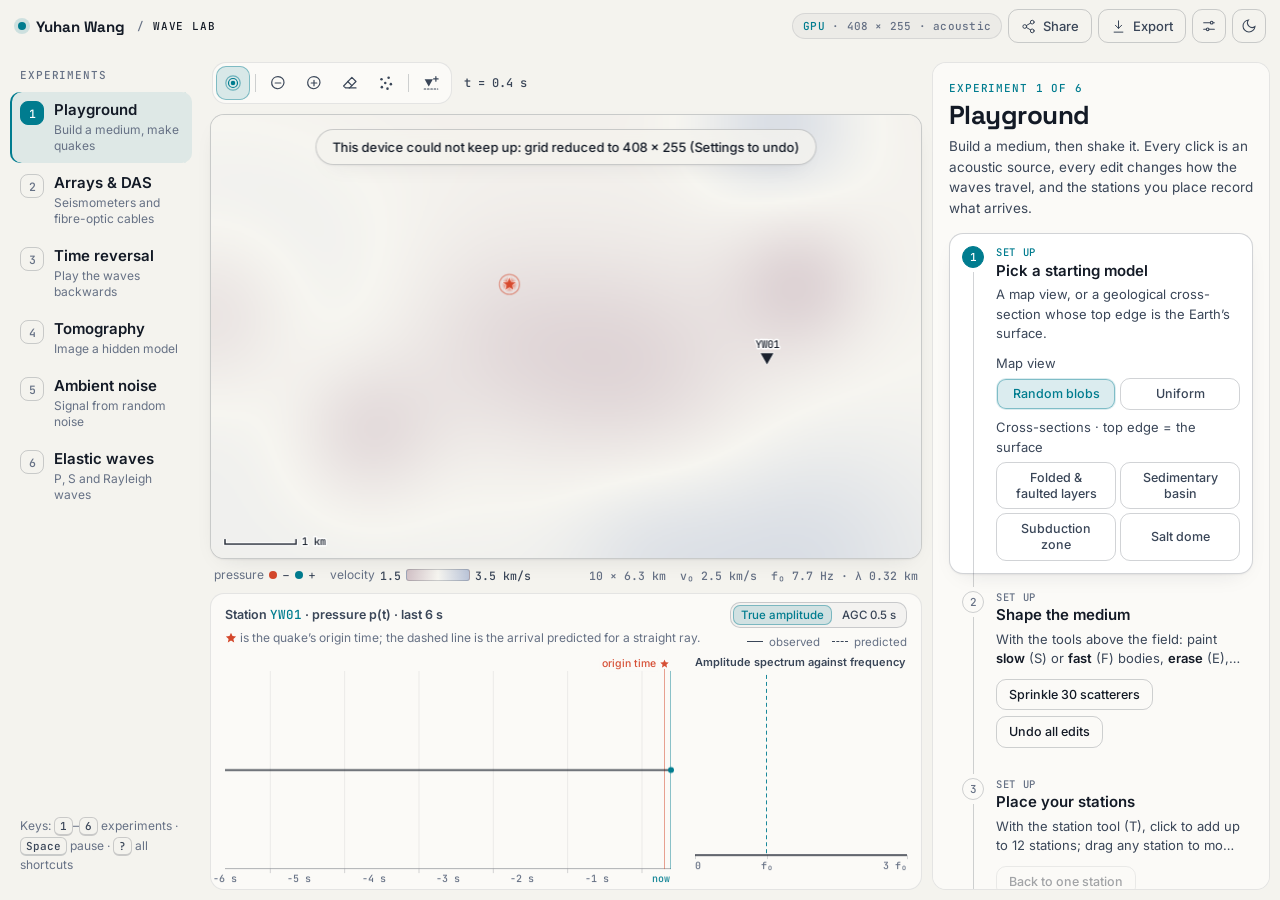
<file: drafts/v2a/lab/index.html>
<!doctype html>
<!-- v2a · Wave Lab. Six experiments on one live wave solver (WebGL2 on the GPU, typed arrays on the CPU as a fallback).
     Layout: chapter rail · wavefield with a tool strip · data panel · inspector with numbered steps. -->
<html lang="en">
<head>
<meta charset="utf-8">
<meta name="viewport" content="width=device-width, initial-scale=1, viewport-fit=cover">
<meta name="robots" content="noindex">
<title>Wave Lab · Yuhan Wang</title>
<meta name="description" content="Six seismology experiments running live in the browser: a wave playground, seismic arrays and fibre-optic DAS, time-reversal refocusing, travel-time tomography, ambient-noise interferometry and elastic P-SV waves.">
<meta name="theme-color" content="#070a12">
<script>(function(){var t=null;try{t=localStorage.getItem('yw-theme')}catch(e){}if(t!=='light'&&t!=='dark')t=(window.matchMedia&&matchMedia('(prefers-color-scheme: light)').matches)?'light':'dark';document.documentElement.setAttribute('data-theme',t)})();</script>
<link rel="icon" href="data:image/svg+xml,%3Csvg xmlns='http://www.w3.org/2000/svg' viewBox='0 0 64 64'%3E%3Crect width='64' height='64' rx='16' fill='%23070a10'/%3E%3Ccircle cx='32' cy='32' r='7' fill='%234fd8e8'/%3E%3Ccircle cx='32' cy='32' r='16' fill='none' stroke='%234fd8e8' stroke-opacity='.65' stroke-width='3'/%3E%3Ccircle cx='32' cy='32' r='25' fill='none' stroke='%23ff7a5c' stroke-opacity='.55' stroke-width='3'/%3E%3C/svg%3E">
<link rel="preconnect" href="https://fonts.googleapis.com">
<link rel="preconnect" href="https://fonts.gstatic.com" crossorigin>
<link href="https://fonts.googleapis.com/css2?family=Inter:wght@400;500;600&family=JetBrains+Mono:wght@400;500&family=Space+Grotesk:wght@500;600;700&display=swap" rel="stylesheet">
<style>
/* design tokens (shared with the homepage): matter is cool and quiet, energy is bright; one accent (cyan = p > 0 = P wave) */
:root{
  --bg:#070a12; --bg2:#0b1019; --bg3:#111826;
  --panel:rgba(148,170,214,.045); --panel2:rgba(148,170,214,.09);
  --line:rgba(148,170,214,.11); --line2:rgba(148,170,214,.22);
  --ink:#eef2f8; --ink2:#b3bfd0; --muted:#7a879c;
  --cyan:#56e1f0; --accent-ink:#04161a;
  --accent-soft:color-mix(in srgb,var(--cyan) 14%,transparent);
  --accent-line:color-mix(in srgb,var(--cyan) 42%,transparent);
  --coral:#ff8058; --amber:#ffbe54; --slow:#d9569b; --fast:#4d86ff;
  --veil:7,10,18;
  --sh-1:inset 0 1px 0 rgba(255,255,255,.04), 0 8px 24px -12px rgba(0,0,0,.6);
  --sh-2:inset 0 1px 0 rgba(255,255,255,.05), 0 24px 56px -20px rgba(0,0,0,.7);
  --glass-a:.68; --glow:0 0 10px var(--cyan);
  --field:#080b13; --vs:#421f40; --vf:#17316c;
  --display:"Space Grotesk",system-ui,sans-serif; --sans:"Inter",system-ui,sans-serif; --mono:"JetBrains Mono",ui-monospace,monospace;
  --sp-1:2px; --sp-2:4px; --sp-3:8px; --sp-4:12px; --sp-5:16px; --sp-6:24px; --sp-7:32px; --sp-8:48px;
  --r-sm:6px; --r-md:10px; --r-lg:14px; --r-xl:20px; --r-pill:999px; --bw:1px; --blur:16px;
  --ease:cubic-bezier(.2,.7,.2,1); --t-fast:120ms; --t-mid:180ms; --t-slow:260ms;
  color-scheme:dark;
}
:root[data-theme="light"]{
  --bg:#f4f3ee; --bg2:#fbfaf7; --bg3:#ffffff;
  --panel:rgba(28,36,52,.035); --panel2:rgba(28,36,52,.07);
  --line:rgba(28,36,52,.10); --line2:rgba(28,36,52,.20);
  --ink:#131a26; --ink2:#3a4658; --muted:#667185;
  --cyan:#007c8f; --accent-ink:#ffffff;
  --coral:#d4472b; --amber:#a56800; --slow:#b53c7d; --fast:#2b61d4;
  --veil:244,243,238;
  --sh-1:0 1px 2px rgba(28,36,52,.06), 0 8px 24px -14px rgba(28,36,52,.18);
  --sh-2:0 2px 4px rgba(28,36,52,.06), 0 24px 56px -24px rgba(28,36,52,.28);
  --glass-a:.80; --glow:none;
  --field:#f6f5f0; --vs:#d2c2c7; --vf:#bbc5d9;
  color-scheme:light;
}
*{box-sizing:border-box}
html,body{height:100%}
body{margin:0; background:var(--bg); color:var(--ink); font:400 14px/1.55 var(--sans); -webkit-font-smoothing:antialiased; overflow:hidden; transition:background-color .3s, color .3s}
a{color:inherit}
button{font:inherit; color:inherit}
:focus-visible{outline:2px solid var(--cyan); outline-offset:2px; border-radius:8px}
kbd{font:500 11px var(--mono); padding:1px 5px; border:1px solid var(--line2); border-bottom-width:2px; border-radius:var(--r-sm); color:var(--ink2)}
.glass{border:1px solid var(--line2); background:rgba(var(--veil),var(--glass-a)); -webkit-backdrop-filter:blur(var(--blur)) saturate(1.4); backdrop-filter:blur(var(--blur)) saturate(1.4); box-shadow:var(--sh-1)}
@keyframes pop-in{from{opacity:0; transform:translateY(4px) scale(.98)}}

/* ---------- frame: top bar · rail · stage (wavefield card + data card) · inspector card, on the darker chassis ---------- */
.app{display:grid; height:100svh; grid-template-columns:200px minmax(0,1fr) 348px; grid-template-rows:52px minmax(0,1fr); grid-template-areas:"bar bar bar" "rail stage insp"}
.bar{grid-area:bar; display:flex; align-items:center; gap:12px; padding:0 14px 0 18px; background:var(--bg); z-index:10}
.back{display:flex; align-items:center; gap:10px; font:700 15px var(--display); text-decoration:none; white-space:nowrap}
.back i{width:8px; height:8px; border-radius:50%; background:var(--cyan); box-shadow:0 0 0 4px color-mix(in srgb,var(--cyan) 16%,transparent)}
.back:hover{color:var(--cyan)}
.crumb{font:500 11px var(--mono); letter-spacing:.08em; text-transform:uppercase; color:var(--muted); white-space:nowrap}
.crumb b{color:var(--ink); font-weight:500}
.bar-r{margin-left:auto; display:flex; align-items:center; gap:6px}
.status{font:500 11px var(--mono); color:var(--muted); letter-spacing:.02em; padding:5px 10px; border:1px solid var(--line); border-radius:var(--r-pill); background:var(--panel); white-space:nowrap}
.status b{color:var(--cyan); font-weight:500}
.bbtn{display:inline-flex; align-items:center; gap:7px; height:34px; padding:0 12px; border-radius:var(--r-md); border:1px solid var(--line2); background:none; color:var(--ink2); font:500 13px var(--sans); cursor:pointer; transition:background var(--t-fast) var(--ease), color var(--t-fast) var(--ease)}
.bbtn:hover,.bbtn[aria-expanded="true"]{background:var(--panel2); color:var(--ink)}
.bbtn svg{width:15px; height:15px; flex:none; stroke-width:1.6}
.ibtn{width:34px; height:34px; display:grid; place-items:center; border-radius:var(--r-md); border:1px solid var(--line2); background:none; color:var(--ink2); cursor:pointer; transition:background var(--t-fast) var(--ease), color var(--t-fast) var(--ease)}
.ibtn:hover,.ibtn[aria-expanded="true"]{background:var(--panel2); color:var(--ink)}
.ibtn svg{width:16px; height:16px; stroke-width:1.6}
.theme-btn .moon, :root[data-theme="light"] .theme-btn .sun{display:none}
:root[data-theme="light"] .theme-btn .moon{display:block}
.menu-w{position:relative}
.menu{position:absolute; right:0; top:calc(100% + 6px); min-width:230px; padding:6px; border-radius:var(--r-lg); z-index:30; box-shadow:var(--sh-2); animation:pop-in var(--t-mid) var(--ease)}
.menu[hidden]{display:none}
.menu button{display:block; width:100%; text-align:left; padding:8px 10px; border:0; border-radius:var(--r-md); background:none; cursor:pointer; font:500 13px var(--sans); color:var(--ink)}
.menu button:hover{background:var(--panel2)}
.menu small{display:block; color:var(--muted); font:400 12px/1.45 var(--sans)}

.rail{grid-area:rail; overflow:auto; padding:10px 8px 14px 10px; display:flex; flex-direction:column; gap:2px}
.rail-h{margin:6px 10px 8px; font:500 11px var(--mono); letter-spacing:.08em; text-transform:uppercase; color:var(--muted)}
.rail a{display:grid; grid-template-columns:24px 1fr; gap:10px; align-items:start; padding:9px 10px; border-radius:var(--r-md); text-decoration:none; color:var(--ink2); transition:background var(--t-fast) var(--ease), box-shadow var(--t-fast) var(--ease)}
.rail a b{display:grid; place-items:center; width:24px; height:24px; border-radius:8px; border:1px solid var(--line2); font:500 11.5px var(--mono); color:var(--muted); transition:background var(--t-fast) var(--ease), color var(--t-fast) var(--ease), border-color var(--t-fast) var(--ease)}
.rail a span{font:600 15px/1.25 var(--sans); color:var(--ink)}
.rail a small{display:block; margin-top:2px; font:400 12px/1.35 var(--sans); color:var(--muted)}
.rail a:hover{background:var(--panel)}
.rail a[aria-current="page"]{background:color-mix(in srgb,var(--cyan) 9%,transparent); box-shadow:inset 2px 0 0 var(--cyan)}
.rail a[aria-current="page"] b{background:var(--cyan); border-color:var(--cyan); color:var(--accent-ink)}
.rail-foot{margin-top:auto; padding:14px 10px 0; font:400 12px/1.6 var(--sans); color:var(--muted)}

.stage{grid-area:stage; display:grid; grid-template-rows:auto minmax(0,1fr) auto clamp(212px,33vh,320px); gap:10px; padding:10px; min-width:0; min-height:0}
/* bar above the wavefield: tools · status · main action · legend, so nothing covers the field (the velocity model is always shown) */
.vbar{display:flex; align-items:center; gap:12px; min-height:40px; padding:0 2px; min-width:0}
.tools{display:flex; align-items:center; gap:2px; padding:3px; border:1px solid var(--line); border-radius:var(--r-lg); background:var(--bg2); flex:none}
.tools button{position:relative; width:34px; height:34px; display:grid; place-items:center; border-radius:var(--r-md); border:0; background:none; color:var(--ink2); cursor:pointer; transition:background var(--t-fast) var(--ease), color var(--t-fast) var(--ease), box-shadow var(--t-fast) var(--ease)}
.tools button:hover{background:var(--panel2); color:var(--ink)}
.tools button svg{width:18px; height:18px; stroke-width:1.6; stroke-linecap:round; stroke-linejoin:round}
.tools button[aria-pressed="true"]{background:var(--accent-soft); color:var(--cyan); box-shadow:inset 0 0 0 1px var(--accent-line)}
.tools button[data-tool="slow"][aria-pressed="true"]{background:color-mix(in srgb,var(--slow) 22%,transparent); color:var(--slow); box-shadow:inset 0 0 0 1px color-mix(in srgb,var(--slow) 55%,transparent)}
.tools button[data-tool="fast"][aria-pressed="true"]{background:color-mix(in srgb,var(--fast) 22%,transparent); color:var(--fast); box-shadow:inset 0 0 0 1px color-mix(in srgb,var(--fast) 55%,transparent)}
.tools .sep{width:1px; height:18px; margin:0 3px; background:var(--line2)}
.hud{flex:1 1 9em; min-width:7.5em; display:flex; align-items:center; gap:8px; overflow:hidden; font:500 12px var(--mono); color:var(--ink2); white-space:nowrap}
.hud span{overflow:hidden; text-overflow:ellipsis}
.hud span + span::before{content:"· "; color:var(--muted)}
.hud .em{color:var(--ink); font-weight:500}
/* legend: waves are dots, the structure is one slow → fast gradient bar; one line (trailing items are dropped by lab.js when it does not fit) */
/* figure key under the field: legend (left) and the model's facts (right); whole trailing items are hidden by lab.js when space runs out */
.fkey{display:flex; align-items:center; justify-content:space-between; gap:16px; min-height:20px; margin:-4px 0 -2px; padding:0 4px; min-width:0; overflow:hidden}
.legend{display:flex; flex:none; flex-wrap:nowrap; justify-content:flex-start; gap:14px; min-width:0; font:400 12px/1.35 var(--sans); color:var(--ink2)}
.legend .lg{gap:5px}
.legend em{font-style:normal; color:var(--muted)}
.legend b{font:500 11.5px var(--mono); color:var(--ink2)}
.legend svg{width:12px; height:12px; flex:none}
.vkey i{display:block; width:64px; height:12px; border-radius:3px; flex:none; border:1px solid var(--line2);
  background:linear-gradient(90deg,transparent calc(50% - .5px),var(--line2) 0,var(--line2) calc(50% + .5px),transparent 0),linear-gradient(90deg,var(--vs),var(--field) 50%,var(--vf))}   /* the thin centre line = background velocity 2.5 km/s */
.facts{display:flex; flex:none; gap:14px; white-space:nowrap; font:500 11.5px var(--mono); color:var(--muted)}
.facts sub{font-size:.8em}
.legend span{display:inline-flex; align-items:center; gap:6px; white-space:nowrap}
.sw{display:inline-block; width:8px; height:8px; border-radius:50%; flex:none}
.cta{flex:none; white-space:nowrap; margin-left:auto}
.cta[hidden]{display:none}
.chip{flex:none; display:inline-flex; align-items:center; gap:7px; padding:6px 10px; border-radius:var(--r-md); border:1px solid var(--line2); background:none; font:500 12px var(--sans); letter-spacing:0; text-transform:none; color:var(--ink2); cursor:pointer; transition:background var(--t-fast) var(--ease), color var(--t-fast) var(--ease), box-shadow var(--t-fast) var(--ease); white-space:nowrap}
.chip:hover{background:var(--panel2); color:var(--ink)}
.chip svg{width:15px; height:15px; flex:none}
.chip[aria-pressed="true"]{background:var(--accent-soft); color:var(--cyan); border-color:transparent; box-shadow:inset 0 0 0 1px var(--accent-line)}

.view{position:relative; overflow:hidden; cursor:crosshair; touch-action:none; -webkit-user-select:none; user-select:none; background:var(--bg); border:1px solid var(--line2); border-radius:var(--r-lg); box-shadow:var(--sh-1)}
.view canvas{position:absolute; inset:0; width:100%; height:100%; display:block}
#ovc{pointer-events:none; z-index:1}
.view.shake{animation:shake .7s cubic-bezier(.36,.07,.19,.97)}
@keyframes shake{10%,90%{transform:translate(-1px,1px)}20%,80%{transform:translate(3px,-2px)}30%,50%,70%{transform:translate(-5px,3px)}40%,60%{transform:translate(5px,-3px)}}
.topt{position:absolute; z-index:3; left:12px; top:10px; width:260px; padding:14px 16px 16px; border-radius:var(--r-lg); box-shadow:var(--sh-2); font:400 13px/1.5 var(--sans); color:var(--ink2); cursor:default; animation:pop-in var(--t-mid) var(--ease)}
.topt[hidden]{display:none}
.topt-h{display:flex; justify-content:space-between; align-items:center; margin:0 0 6px; font:500 11px var(--mono); letter-spacing:.08em; text-transform:uppercase; color:var(--ink2)}
.topt-h button{border:0; background:none; color:var(--muted); font-size:17px; line-height:1; cursor:pointer; padding:0 3px}
.topt p{margin:0 0 8px; line-height:1.5}
.prog{position:absolute; z-index:2; left:0; right:0; bottom:0; height:2px; pointer-events:none}
.prog i{position:relative; display:block; height:100%; width:0; background:linear-gradient(90deg,transparent,var(--cyan)); transition:width .15s linear}
.prog i::after{content:""; position:absolute; right:0; top:0; width:6px; height:100%; border-radius:2px; background:var(--cyan); box-shadow:var(--glow)}
.toast{position:absolute; z-index:5; left:50%; top:14px; transform:translate(-50%,-6px); opacity:0; pointer-events:none; padding:9px 16px; border-radius:var(--r-pill); font:500 13px var(--sans); color:var(--ink); transition:opacity var(--t-slow) var(--ease), transform var(--t-slow) var(--ease); white-space:nowrap; max-width:calc(100% - 2rem); overflow:hidden; text-overflow:ellipsis}
.toast.on{opacity:1; transform:translate(-50%,0)}

.data{display:flex; flex-direction:column; min-height:0; border:1px solid var(--line); border-radius:var(--r-lg); background:var(--bg2); overflow:hidden}
.data-h{display:grid; grid-template-columns:minmax(0,1fr) auto; align-items:center; column-gap:12px; row-gap:2px; padding:8px 14px 4px; min-height:0}
.data-r{display:flex; align-items:center; gap:10px}
.data-c{grid-column:1 / -1; display:flex; align-items:baseline; gap:12px; min-width:0}
.data-cap{flex:1 1 auto; min-width:0; margin:0; font:400 12px/1.4 var(--sans); color:var(--muted); white-space:nowrap; overflow:hidden; text-overflow:ellipsis}
.data-cap sub{font-size:.8em}
.data-cap svg{width:12px; height:12px; vertical-align:-1.5px}
.kpis{display:flex; gap:6px}
.kpi{display:inline-flex; align-items:baseline; gap:6px; padding:3px 9px; border-radius:var(--r-md); background:var(--accent-soft); box-shadow:inset 0 0 0 1px var(--accent-line); font:400 12px/1.5 var(--sans); color:var(--ink2); white-space:nowrap}
.kpi b{font:500 13px var(--mono); color:var(--cyan)}
.kpi.dim{background:var(--panel); box-shadow:inset 0 0 0 1px var(--line)}
.kpi.dim b{color:var(--ink)}
.kpis.in .kpi{animation:kpi-in 600ms var(--ease)}
@keyframes kpi-in{from{background:color-mix(in srgb,var(--cyan) 30%,transparent)}}
.lkey{flex:none; display:inline-flex; align-items:center; gap:6px; font:400 11.5px var(--sans); color:var(--muted); white-space:nowrap}
.lkey[hidden]{display:none}
.lkey i{display:inline-block; width:16px; height:0; border-top:1.5px solid var(--ink2)}
.lkey i.pre{border-top:1.5px dashed var(--ink2); margin-left:6px}      /* line style only: predicted lines take the colour of their phase */
.data-h h2{margin:0; font:600 12.5px/1.3 var(--sans); letter-spacing:0; text-transform:none; color:var(--ink2); white-space:nowrap; overflow:hidden; text-overflow:ellipsis; min-width:0}
.data-h h2 b{font-family:var(--mono); font-weight:500; color:var(--cyan)}
.data-ctl{display:flex; gap:6px; flex:none}
#datac{flex:1; width:100%; min-height:0; display:block}

/* ---------- inspector card ---------- */
.insp{grid-area:insp; overflow:auto; margin:10px 10px 10px 0; padding:18px 16px 24px; border:1px solid var(--line); border-radius:var(--r-lg); background:var(--bg2)}
.ch-k{margin:0; font:500 11px var(--mono); letter-spacing:.08em; text-transform:uppercase; color:var(--cyan)}
.insp h1{margin:6px 0; font:700 26px/1.1 var(--display); letter-spacing:-.02em}
.goal{margin:0 0 14px; color:var(--ink2); font-size:13.5px; line-height:1.55}
.steps{list-style:none; margin:0; padding:0; display:grid; gap:4px}
.st{position:relative; display:grid; grid-template-columns:22px minmax(0,1fr); gap:12px; padding:12px; border-radius:var(--r-lg); border:1px solid transparent; transition:background var(--t-slow) var(--ease), border-color var(--t-slow) var(--ease), box-shadow var(--t-slow) var(--ease)}
.st-n{display:grid; place-items:center; width:22px; height:22px; border-radius:50%; border:1px solid var(--line2); font:500 11px var(--mono); color:var(--muted)}
.st.now{background:var(--bg3); border-color:var(--line2); box-shadow:var(--sh-1)}
.st.now .st-n{background:var(--cyan); border-color:var(--cyan); color:var(--accent-ink)}
.st.done .st-n{background:var(--accent-soft); border-color:transparent; color:var(--cyan)}
.st.done .st-t{color:var(--ink2)}
.st-t{margin:1px 0 0; font:600 15px/1.35 var(--sans); color:var(--ink)}
.st-d{margin:4px 0 0; color:var(--ink2); font-size:13px; line-height:1.5}
.st-d b{color:var(--ink); font-weight:600}
.st-k{display:block; margin:0 0 1px; font:500 10.5px/1.3 var(--mono); letter-spacing:.06em; text-transform:uppercase; font-style:normal; color:var(--muted)}
.st.now .st-k{color:var(--cyan)}
.st:not(:last-child)::after{content:""; position:absolute; left:22.5px; top:38px; bottom:-14px; width:1px; background:var(--line2); pointer-events:none}
.st.done:not(:last-child)::after{background:var(--accent-line)}
.eq{margin:8px 0 2px; padding:7px 10px; border-radius:var(--r-md); background:var(--panel2); font:500 12.5px/1.5 var(--mono); color:var(--ink); white-space:nowrap; overflow-x:auto}
/* steps other than the current one fold to two lines; hover or keyboard focus opens them; their controls stay usable */
.st:not(.now) .st-d{display:-webkit-box; -webkit-line-clamp:2; -webkit-box-orient:vertical; overflow:hidden}
.st:not(.now):hover .st-d, .st:not(.now):focus-within .st-d{-webkit-line-clamp:unset}
.st-c{margin-top:10px}
.grid2{display:grid; grid-template-columns:1fr 1fr; gap:4px}
.grid3{display:grid; grid-template-columns:1fr 1fr 1fr; gap:4px}
/* one selection language everywhere: tinted cyan + thin inner line; solid fill only for the main action */
.opt{padding:7px 12px; border:1px solid var(--line2); border-radius:var(--r-md); background:none; color:var(--ink2); font:500 12.5px/1.25 var(--sans); cursor:pointer; text-align:center; transition:background var(--t-fast) var(--ease), color var(--t-fast) var(--ease), box-shadow var(--t-fast) var(--ease)}
.grid3 .opt{padding:7px 6px}
.opt:hover{background:var(--panel2); color:var(--ink)}
.opt[aria-pressed="true"]{background:var(--accent-soft); color:var(--cyan); border-color:transparent; box-shadow:inset 0 0 0 1px var(--accent-line)}
.opt:disabled{opacity:.38; cursor:not-allowed}
.seg{display:flex; gap:2px; padding:3px; border:1px solid var(--line2); border-radius:var(--r-md); background:var(--panel)}
.seg button{flex:1; padding:5px 8px; border:0; border-radius:7px; background:none; color:var(--ink2); font:500 12.5px var(--sans); cursor:pointer; white-space:nowrap; transition:background var(--t-fast) var(--ease), color var(--t-fast) var(--ease), box-shadow var(--t-fast) var(--ease)}
.seg button:hover{background:var(--panel2); color:var(--ink)}
.seg button[aria-pressed="true"]{background:var(--accent-soft); color:var(--cyan); box-shadow:inset 0 0 0 1px var(--accent-line)}
.seg button:disabled{opacity:.38; cursor:not-allowed}
.seg.sm{padding:2px}
.seg.sm button{padding:3px 8px; font-size:11.5px}
.btns{display:flex; flex-wrap:wrap; gap:6px; margin-top:8px}
.pbtn{padding:7px 12px; border-radius:var(--r-md); border:1px solid var(--line2); background:none; color:var(--ink); font:500 12.5px/1.25 var(--sans); cursor:pointer; transition:background var(--t-fast) var(--ease), color var(--t-fast) var(--ease), filter var(--t-fast) var(--ease)}
.pbtn:hover{background:var(--panel2)}
.pbtn.go{background:var(--cyan); color:var(--accent-ink); border-color:var(--cyan); font-weight:600}
.pbtn.go:hover{background:var(--cyan); filter:brightness(1.08)}
.pbtn.go:active{transform:translateY(1px); transition:transform 80ms linear}
.cta.pbtn{height:34px; padding:0 14px; font-size:13px}
.app:has(#ctaBtn:not([hidden])) .insp .pbtn.go{background:var(--accent-soft); color:var(--cyan); border-color:transparent; box-shadow:inset 0 0 0 1px var(--accent-line); font-weight:600}
.app:has(#ctaBtn:not([hidden])) .insp .pbtn.go:hover{filter:none; background:color-mix(in srgb,var(--cyan) 22%,transparent)}
.pbtn:disabled{opacity:.38; cursor:not-allowed; filter:none}
.rng{margin-top:8px}
.rng .row{display:flex; justify-content:space-between; align-items:baseline; font-size:12px; color:var(--ink2)}
.rng output{font:500 12px var(--mono); color:var(--ink)}
.rng input{width:100%; height:18px; margin:2px 0 0; accent-color:var(--cyan)}
.radio{display:flex; align-items:flex-start; gap:8px; margin:5px 0; line-height:1.35; cursor:pointer; font-size:13px}
.radio input{margin:2px 0 0; accent-color:var(--cyan)}
.radio small{display:block; color:var(--muted); font-size:12px}
.chk{display:flex; align-items:center; gap:7px; margin:8px 0 0; cursor:pointer; font-size:13px}
.chk input{accent-color:var(--cyan)}
.res{margin:12px 0 0; padding:12px 14px; border-radius:var(--r-md); border:1px solid var(--line); border-left:2px solid var(--cyan); background:var(--bg3)}
.res h3{margin:0 0 8px; font:500 11px var(--mono); letter-spacing:.08em; text-transform:uppercase; color:var(--cyan)}
.kv{display:grid; grid-template-columns:auto 1fr; gap:4px 14px; margin:0; font-size:12px}
.kv dt{color:var(--muted)}
.kv dd{margin:0; font:500 13px var(--mono); color:var(--ink); text-align:right; white-space:nowrap}
.res-big{margin:0 0 12px; padding-bottom:10px; border-bottom:1px solid var(--line)}
.res-big b{display:block; font:700 28px/1 var(--display); letter-spacing:-.02em; color:var(--ink)}
.res-big span{display:block; margin-top:5px; font:400 12px/1.35 var(--sans); color:var(--ink2)}
.bar2{display:grid; grid-template-columns:1fr auto; align-items:center; gap:4px 10px; margin:10px 0 2px; font:400 12px var(--sans); color:var(--muted)}
.bar2 i{display:block; height:6px; border-radius:3px; background:var(--line2); width:var(--w)}
.bar2 i.on{background:var(--cyan)}
.bar2 em{font:500 12px var(--mono); font-style:normal; color:var(--ink); white-space:nowrap}
.res p{margin:8px 0 0; font-size:13px; color:var(--ink2)}
.live{font:500 12px var(--mono); color:var(--ink)}
.explain{margin-top:18px; padding-top:14px; border-top:1px solid var(--line)}
.explain summary{cursor:pointer; font:600 13.5px var(--sans); color:var(--ink); list-style:none; display:flex; align-items:center; gap:7px}
.explain summary::-webkit-details-marker{display:none}
.explain summary::before{content:"+"; display:grid; place-items:center; width:18px; height:18px; border-radius:50%; border:1px solid var(--line2); font:500 13px/1 var(--mono); color:var(--muted)}
.explain[open] summary::before{content:"−"}
.explain p{margin:10px 0 0; color:var(--ink2); font-size:13px; line-height:1.6}
.explain b{color:var(--ink); font-weight:600}
.explain code, .st-d code{font:500 12px var(--mono); color:var(--ink); background:var(--panel2); padding:1px 6px; border-radius:var(--r-sm); white-space:nowrap}
.ch-nav{display:flex; justify-content:space-between; gap:8px; margin-top:20px}
.ch-nav a{font:500 12.5px var(--sans); color:var(--muted); text-decoration:none; padding:6px 2px}
.ch-nav a:hover{color:var(--cyan)}
.ch-nav a.next{margin-left:auto; color:var(--ink)}

/* settings and share pop-ups */
.pop{position:fixed; z-index:40; right:12px; top:60px; width:312px; padding:14px 16px 16px; border-radius:var(--r-lg); font:400 13px/1.5 var(--sans); color:var(--ink2); box-shadow:var(--sh-2); animation:pop-in var(--t-mid) var(--ease)}
.pop[hidden]{display:none}
.pop h3{margin:0 0 4px; font:500 11px var(--mono); letter-spacing:.08em; text-transform:uppercase; color:var(--ink2)}
.pop .grp{margin-top:13px}
.pop .grp > p{margin:0 0 5px; color:var(--ink)}
.pop small{display:block; margin-top:5px; color:var(--muted); font-size:12px; line-height:1.45}
.share-box{display:flex; gap:6px; margin-top:8px}
.share-box input{flex:1; min-width:0; padding:7px 10px; border-radius:var(--r-md); border:1px solid var(--line2); background:var(--bg); color:var(--ink); font:400 12px var(--mono)}

@media (min-width:900px) and (max-width:1439px){
  .hud span + span{display:none}
}
@media (min-width:900px) and (max-width:1199px){
  .app{grid-template-columns:64px minmax(0,1fr) 300px}
  .rail{padding:10px 8px}
  .rail a{grid-template-columns:1fr; justify-items:center; padding:9px 4px}
  .rail a span, .rail-h, .rail-foot{display:none}
  .status{display:none}
  .facts{display:none}
}
@media (max-width:899px){
  body{overflow:auto}
  .app{display:block; height:auto}
  .bar{position:sticky; top:0; height:52px; padding:0 10px 0 13px; gap:8px; border-bottom:1px solid var(--line)}
  .crumb, .status, .bbtn .lbl{display:none}
  .bbtn{padding:0 10px}
  .rail{position:sticky; top:52px; z-index:9; flex-direction:row; overflow-x:auto; padding:7px 10px; gap:4px; border-bottom:1px solid var(--line); background:var(--bg); scrollbar-width:none}
  .rail::-webkit-scrollbar{display:none}
  .rail-h, .rail-foot, .rail a small{display:none}
  .rail a{grid-template-columns:auto auto; gap:7px; padding:6px 10px 6px 7px; white-space:nowrap; flex:none}
  .rail a span{font-size:13.5px}
  .stage{display:flex; flex-direction:column; padding:8px; gap:8px}
  .view{height:min(62svh,118vw); border-radius:12px}
  .data{height:auto; border-radius:12px}
  #datac{flex:none; height:200px}
  .insp{margin:0 8px 8px; border-radius:12px; padding:16px 14px 40px}
  .vbar{flex-wrap:wrap; gap:7px 10px; padding:0}
  .tools button{width:40px; height:40px}
  .hud{order:3; flex-basis:100%}
  .cta{order:2; margin-left:auto}
  .fkey{flex-wrap:wrap; margin:0}
  .facts{display:none}
  .legend{font-size:11.5px; gap:10px}
  .data-h{grid-template-columns:minmax(0,1fr)}
  .data-r{flex-wrap:wrap; justify-content:flex-start}
  .data-cap{white-space:normal; display:-webkit-box; -webkit-line-clamp:3; -webkit-box-orient:vertical}
  .lkey{display:none}
  .data-h h2{white-space:normal}
  .topt{left:8px; right:8px; top:8px; width:auto}
  .pop{left:8px; right:8px; width:auto}
}
@media (prefers-reduced-motion:reduce){
  .view.shake{animation:none} .prog i{transition:none}
  .menu, .topt, .pop, .kpis.in .kpi{animation:none}
  .toast, .st, .rail a, .rail a b, .tools button, .opt, .seg button, .pbtn, .chip, .bbtn, .ibtn{transition:none}
}
</style>
</head>
<body>
<div class="app" id="app">
  <header class="bar">
    <a class="back" href="../" title="Back to the homepage"><i></i>Yuhan Wang</a>
    <span class="crumb">/ <b>Wave Lab</b></span>
    <div class="bar-r">
      <span class="status" id="status" title="Solver and grid in use"></span>
      <button class="bbtn" id="shareBtn" type="button" title="Copy a link to this exact scenario"><svg viewBox="0 0 24 24" fill="none" stroke="currentColor" stroke-width="2" stroke-linecap="round" stroke-linejoin="round"><circle cx="18" cy="5" r="3"/><circle cx="6" cy="12" r="3"/><circle cx="18" cy="19" r="3"/><path d="m8.6 13.5 6.8 4M15.4 6.5l-6.8 4"/></svg><span class="lbl">Share</span></button>
      <div class="menu-w">
        <button class="bbtn" id="exportBtn" type="button" aria-haspopup="menu" aria-expanded="false"><svg viewBox="0 0 24 24" fill="none" stroke="currentColor" stroke-width="2" stroke-linecap="round" stroke-linejoin="round"><path d="M12 3v12M7 10l5 5 5-5M5 21h14"/></svg><span class="lbl">Export</span></button>
        <div class="menu glass" id="exportMenu" role="menu" hidden>
          <button type="button" role="menuitem" data-exp="png">Snapshot (PNG)<small>wavefield, overlay and data panel, with a caption</small></button>
          <button type="button" role="menuitem" data-exp="csv">Recorded traces (CSV)<small>one column per receiver, time in seconds</small></button>
        </div>
      </div>
      <button class="ibtn" id="setBtn" type="button" aria-label="Settings" aria-expanded="false" title="Solver, grid, speed, sound"><svg viewBox="0 0 24 24" fill="none" stroke="currentColor" stroke-width="2" stroke-linecap="round"><path d="M4 7h10M18 7h2M4 17h4M12 17h8"/><circle cx="16" cy="7" r="2"/><circle cx="10" cy="17" r="2"/></svg></button>
      <button class="ibtn theme-btn" id="themeBtn" type="button" aria-label="Switch between dark and light theme" title="Dark / light theme">
        <svg class="sun" viewBox="0 0 24 24" fill="none" stroke="currentColor" stroke-width="2" stroke-linecap="round"><circle cx="12" cy="12" r="4"/><path d="M12 2v2M12 20v2M4.9 4.9l1.4 1.4M17.7 17.7l1.4 1.4M2 12h2M20 12h2M4.9 19.1l1.4-1.4M17.7 6.3l1.4-1.4"/></svg>
        <svg class="moon" viewBox="0 0 24 24" fill="none" stroke="currentColor" stroke-width="2" stroke-linecap="round"><path d="M21 12.8A9 9 0 1 1 11.2 3a7 7 0 0 0 9.8 9.8z"/></svg>
      </button>
    </div>
  </header>

  <nav class="rail" id="rail" aria-label="Experiments">
    <p class="rail-h">Experiments</p>
    <a href="#play" data-ch="play"><b>1</b><span>Playground<small>Build a medium, make quakes</small></span></a>
    <a href="#arrays" data-ch="arrays"><b>2</b><span>Arrays &amp; DAS<small>Seismometers and fibre-optic cables</small></span></a>
    <a href="#tr" data-ch="tr"><b>3</b><span>Time reversal<small>Play the waves backwards</small></span></a>
    <a href="#tomo" data-ch="tomo"><b>4</b><span>Tomography<small>Image a hidden model</small></span></a>
    <a href="#noise" data-ch="noise"><b>5</b><span>Ambient noise<small>Signal from random noise</small></span></a>
    <a href="#elastic" data-ch="elastic"><b>6</b><span>Elastic waves<small>P, S and Rayleigh waves</small></span></a>
    <p class="rail-foot">Keys: <kbd>1</kbd>–<kbd>6</kbd> experiments · <kbd>Space</kbd> pause · <kbd>?</kbd> all shortcuts</p>
  </nav>

  <main class="stage">
    <div class="vbar">
      <div class="tools" id="tools" role="toolbar" aria-label="Tools for the wavefield"></div>
      <div class="hud" id="hud" aria-live="off"></div>
      <button class="pbtn go cta" id="ctaBtn" type="button" hidden></button>
    </div>
    <div class="view" id="view" aria-label="Live wavefield">
      <canvas id="glc" aria-hidden="true"></canvas>
      <canvas id="cpuc" aria-hidden="true"></canvas>
      <canvas id="ovc" aria-hidden="true"></canvas>
      <div class="topt glass" id="topt" role="dialog" aria-label="Tool options" hidden></div>
      <div class="prog" aria-hidden="true"><i id="prog"></i></div>
      <div class="toast glass" id="toast" role="status" aria-live="polite"></div>
    </div>
    <div class="fkey" id="fkey">
      <div class="legend" id="legend"></div>
      <div class="facts" id="facts"></div>
    </div>
    <section class="data" aria-label="Data panel">
      <div class="data-h">
        <h2 id="dataTitle"></h2>
        <div class="data-r"><div class="kpis" id="dataKpi"></div><div class="data-ctl" id="dataCtl"></div></div>
        <div class="data-c"><p class="data-cap" id="dataCap"></p><span class="lkey" id="dataKey" hidden><i class="obs"></i>observed<i class="pre"></i>predicted</span></div>
      </div>
      <canvas id="datac" aria-hidden="true"></canvas>
    </section>
  </main>

  <aside class="insp" id="insp" aria-label="Experiment guide"></aside>
</div>

<div class="pop glass" id="setPop" role="dialog" aria-label="Settings" hidden></div>
<div class="pop glass" id="sharePop" role="dialog" aria-label="Share this scenario" hidden></div>

<script src="../js/wave-models.js"></script>
<script src="../js/wave-engine.js"></script>
<script src="../js/lab.js"></script>
<script src="../js/lab-chapters.js"></script>
</body>
</html>
</file>
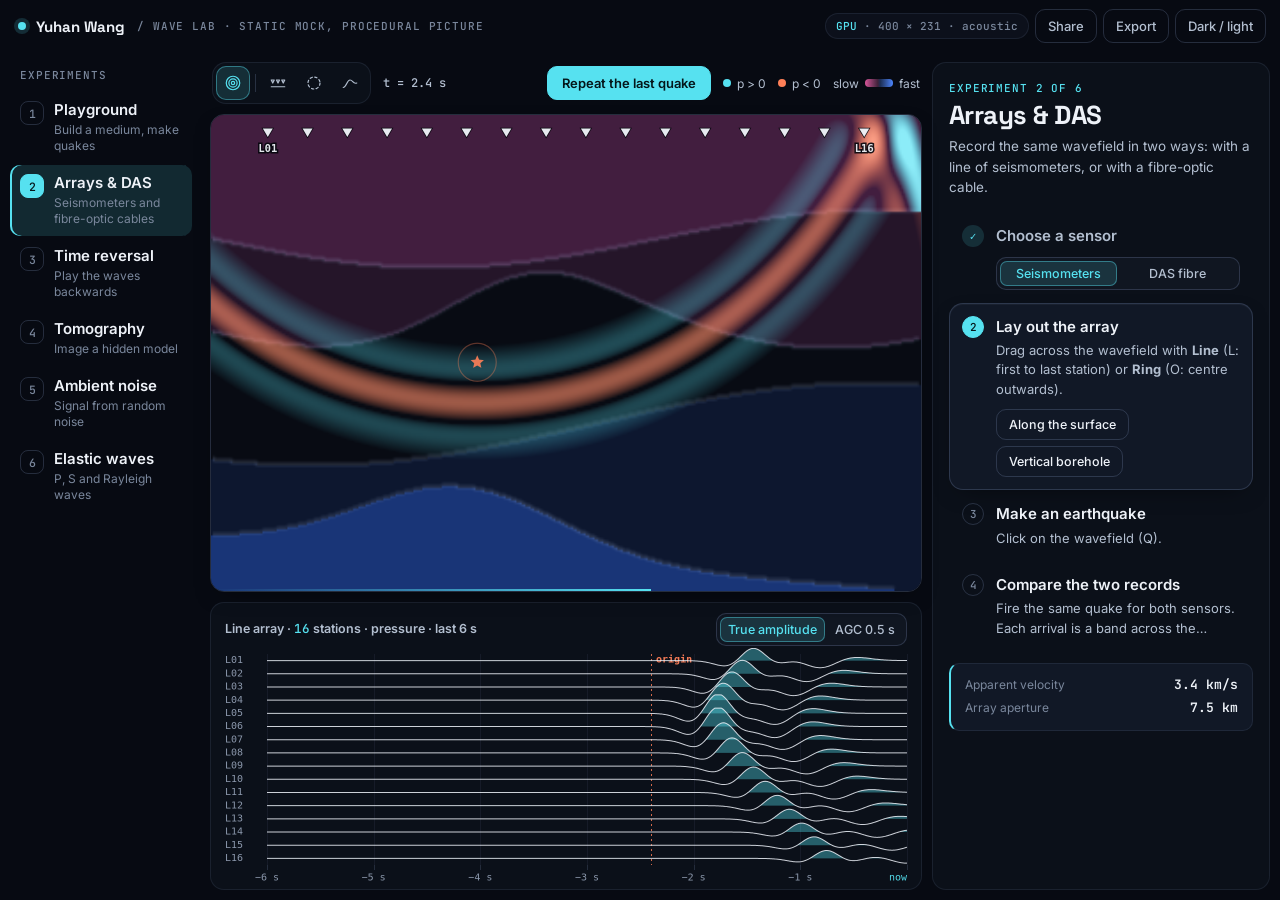
<file: design/mocks/lab-mock.html>
<!doctype html>
<html lang="en" data-theme="dark">
<head>
<meta charset="utf-8">
<meta name="viewport" content="width=device-width,initial-scale=1">
<title>v2a design mock · Wave Lab (static, visual only)</title>
<link rel="preconnect" href="https://fonts.googleapis.com">
<link href="https://fonts.googleapis.com/css2?family=Inter:wght@400;500;600&family=JetBrains+Mono:wght@500;600&family=Space+Grotesk:wght@600;700&display=swap" rel="stylesheet">
<style>
:root{
  --bg:#070a12; --bg2:#0b1019; --bg3:#111826;
  --panel:rgba(148,170,214,.045); --panel2:rgba(148,170,214,.09);
  --line:rgba(148,170,214,.11); --line2:rgba(148,170,214,.22);
  --ink:#eef2f8; --ink2:#b3bfd0; --muted:#7a879c;
  --cyan:#56e1f0; --accent-ink:#04161a;
  --accent-soft:color-mix(in srgb,var(--cyan) 14%,transparent);
  --accent-line:color-mix(in srgb,var(--cyan) 42%,transparent);
  --coral:#ff8058; --amber:#ffbe54; --slow:#d9569b; --fast:#4d86ff; --veil:7,10,18;
  --sh-1:inset 0 1px 0 rgba(255,255,255,.04), 0 8px 24px -12px rgba(0,0,0,.6);
  --sh-2:inset 0 1px 0 rgba(255,255,255,.05), 0 24px 56px -20px rgba(0,0,0,.7);
  --glass-a:.68;
  --r-sm:6px; --r-md:10px; --r-lg:14px; --ease:cubic-bezier(.2,.7,.2,1);
  --display:"Space Grotesk",system-ui,sans-serif; --sans:"Inter",system-ui,sans-serif; --mono:"JetBrains Mono",ui-monospace,monospace;
  color-scheme:dark;
}
:root[data-theme="light"]{
  --bg:#f4f3ee; --bg2:#fbfaf7; --bg3:#ffffff;
  --panel:rgba(28,36,52,.035); --panel2:rgba(28,36,52,.07);
  --line:rgba(28,36,52,.10); --line2:rgba(28,36,52,.20);
  --ink:#131a26; --ink2:#3a4658; --muted:#667185;
  --cyan:#007c8f; --accent-ink:#ffffff; --coral:#d4472b; --amber:#a56800; --slow:#b53c7d; --fast:#2b61d4; --veil:244,243,238;
  --sh-1:0 1px 2px rgba(28,36,52,.06), 0 8px 24px -14px rgba(28,36,52,.18);
  --sh-2:0 2px 4px rgba(28,36,52,.06), 0 24px 56px -24px rgba(28,36,52,.28);
  --glass-a:.80; color-scheme:light;
}
*{box-sizing:border-box}
html,body{height:100%}
body{margin:0; background:var(--bg); color:var(--ink); font:400 14px/1.55 var(--sans); -webkit-font-smoothing:antialiased; overflow:hidden}
button{font:inherit; color:inherit; cursor:pointer}
.app{display:grid; height:100vh; min-height:640px; grid-template-columns:200px minmax(0,1fr) 348px; grid-template-rows:52px minmax(0,1fr); grid-template-areas:"bar bar bar" "rail stage insp"}
.bar{grid-area:bar; display:flex; align-items:center; gap:12px; padding:0 14px 0 18px}
.back{display:flex; align-items:center; gap:10px; font:700 15px var(--display)}
.back i{width:8px; height:8px; border-radius:50%; background:var(--cyan); box-shadow:0 0 0 4px color-mix(in srgb,var(--cyan) 16%,transparent)}
.crumb{font:500 11px var(--mono); letter-spacing:.08em; text-transform:uppercase; color:var(--muted)}
.bar-r{margin-left:auto; display:flex; gap:6px; align-items:center}
.status{font:500 11px var(--mono); color:var(--muted); padding:5px 10px; border:1px solid var(--line); border-radius:999px; background:var(--panel)}
.status b{color:var(--cyan); font-weight:500}
.bbtn{height:34px; padding:0 12px; border-radius:var(--r-md); border:1px solid var(--line2); background:none; color:var(--ink2); font:500 13px var(--sans)}
.bbtn:hover{background:var(--panel2); color:var(--ink)}
.rail{grid-area:rail; padding:10px 8px 14px 10px; display:flex; flex-direction:column; gap:2px}
.rail-h{margin:6px 10px 8px; font:500 11px var(--mono); letter-spacing:.08em; text-transform:uppercase; color:var(--muted)}
.rail a{display:grid; grid-template-columns:24px 1fr; gap:10px; padding:9px 10px; border-radius:var(--r-md); color:var(--ink2)}
.rail a b{display:grid; place-items:center; width:24px; height:24px; border-radius:8px; border:1px solid var(--line2); font:500 11.5px var(--mono); color:var(--muted)}
.rail a span{font:600 15px/1.25 var(--sans); color:var(--ink)}
.rail a small{display:block; margin-top:2px; font:400 12px/1.35 var(--sans); color:var(--muted)}
.rail a:hover{background:var(--panel)}
.rail a.on{background:var(--accent-soft); box-shadow:inset 2px 0 0 var(--cyan)}
.rail a.on b{background:var(--cyan); border-color:var(--cyan); color:var(--accent-ink)}
.stage{grid-area:stage; display:grid; grid-template-rows:auto minmax(0,1fr) clamp(200px,32vh,310px); gap:10px; padding:10px; min-width:0; min-height:0}
.vbar{display:flex; align-items:center; gap:12px; min-height:40px; padding:0 2px}
.tools{display:flex; gap:2px; padding:3px; border:1px solid var(--line); border-radius:var(--r-lg); background:var(--bg2)}
.tools button{width:34px; height:34px; display:grid; place-items:center; border:0; border-radius:var(--r-md); background:none; color:var(--ink2); transition:background .12s var(--ease), color .12s var(--ease)}
.tools button:hover{background:var(--panel2); color:var(--ink)}
.tools svg{width:18px; height:18px; fill:none; stroke:currentColor; stroke-width:1.6; stroke-linecap:round; stroke-linejoin:round}
.tools button.on{background:var(--accent-soft); color:var(--cyan); box-shadow:inset 0 0 0 1px var(--accent-line)}
.tools .sep{width:1px; margin:8px 3px; background:var(--line2)}
.hud{flex:1; font:500 12px var(--mono); color:var(--ink2)}
.go{height:34px; padding:0 14px; border-radius:var(--r-md); border:1px solid var(--cyan); background:var(--cyan); color:var(--accent-ink); font:600 13px var(--sans)}
.go:hover{filter:brightness(1.08)}
.legend{display:flex; gap:12px; align-items:center; font:400 12px var(--sans); color:var(--ink2); white-space:nowrap}
.legend span{display:inline-flex; align-items:center; gap:6px}
.dot{width:8px; height:8px; border-radius:50%}
.vramp i{display:block; width:28px; height:8px; border-radius:4px; background:linear-gradient(90deg,var(--slow),color-mix(in srgb,var(--slow) 25%,var(--bg2)) 46%,color-mix(in srgb,var(--fast) 25%,var(--bg2)) 54%,var(--fast))}
.view{position:relative; border:1px solid var(--line2); border-radius:var(--r-lg); overflow:hidden; box-shadow:var(--sh-1)}
.view canvas{position:absolute; inset:0; width:100%; height:100%}
.toast{position:absolute; left:50%; top:14px; transform:translateX(-50%); padding:9px 16px; border-radius:999px; font:500 13px var(--sans); border:1px solid var(--line2); background:rgba(var(--veil),var(--glass-a)); backdrop-filter:blur(16px) saturate(1.4); box-shadow:var(--sh-1)}
.prog{position:absolute; left:0; bottom:0; height:2px; width:62%; background:linear-gradient(90deg,transparent,var(--cyan))}
.data{display:flex; flex-direction:column; border:1px solid var(--line); border-radius:var(--r-lg); background:var(--bg2); overflow:hidden; min-height:0}
.data-h{display:flex; align-items:center; justify-content:space-between; padding:10px 14px 2px}
.data-h h2{margin:0; font:600 12.5px/1.3 var(--sans); color:var(--ink2)}
.data-h h2 b{font-family:var(--mono); font-weight:500; color:var(--cyan)}
.data canvas{flex:1; width:100%; min-height:0}
.seg{display:flex; gap:2px; padding:3px; border:1px solid var(--line2); border-radius:var(--r-md); background:var(--panel)}
.seg button{flex:1; padding:5px 8px; border:0; border-radius:7px; background:none; color:var(--ink2); font:500 12.5px var(--sans); white-space:nowrap}
.seg button.on{background:var(--accent-soft); color:var(--cyan); box-shadow:inset 0 0 0 1px var(--accent-line)}
.insp{grid-area:insp; margin:10px 10px 10px 0; padding:18px 16px 24px; border:1px solid var(--line); border-radius:var(--r-lg); background:var(--bg2); overflow:auto}
.ch-k{margin:0; font:500 11px var(--mono); letter-spacing:.08em; text-transform:uppercase; color:var(--cyan)}
.insp h1{margin:6px 0; font:700 26px/1.1 var(--display); letter-spacing:-.02em}
.goal{margin:0 0 14px; color:var(--ink2); font-size:13.5px}
.st{display:grid; grid-template-columns:22px minmax(0,1fr); gap:12px; padding:12px; border:1px solid transparent; border-radius:var(--r-lg)}
.st-n{display:grid; place-items:center; width:22px; height:22px; border-radius:50%; border:1px solid var(--line2); font:500 11px var(--mono); color:var(--muted)}
.st.now{background:var(--bg3); border-color:var(--line2); box-shadow:var(--sh-1)}
.st.now .st-n{background:var(--cyan); border-color:var(--cyan); color:var(--accent-ink)}
.st.done .st-n{background:var(--accent-soft); border-color:transparent; color:var(--cyan)}
.st.done .st-t{color:var(--ink2)}
.st-t{margin:1px 0 0; font:600 15px/1.35 var(--sans)}
.st-d{margin:4px 0 0; color:var(--ink2); font-size:13px; line-height:1.5}
.st:not(.now) .st-d{display:-webkit-box; -webkit-line-clamp:2; -webkit-box-orient:vertical; overflow:hidden}
.st-c{margin-top:10px; display:flex; flex-wrap:wrap; gap:6px}
.pbtn{padding:7px 12px; border-radius:var(--r-md); border:1px solid var(--line2); background:none; color:var(--ink); font:500 12.5px var(--sans)}
.pbtn:hover{background:var(--panel2)}
.res{margin:12px 0 0; padding:12px 14px; border:1px solid var(--line); border-left:2px solid var(--cyan); border-radius:var(--r-md); background:var(--bg3)}
.kv{display:grid; grid-template-columns:auto 1fr; gap:4px 14px; margin:0; font-size:12px}
.kv dt{color:var(--muted)} .kv dd{margin:0; text-align:right; font:600 13px var(--mono)}
.note{position:fixed; left:12px; bottom:10px; font:500 11px var(--mono); color:var(--muted)}
</style>
</head>
<body>
<div class="app">
  <header class="bar">
    <span class="back"><i></i>Yuhan Wang</span><span class="crumb">/ Wave Lab · static mock, procedural picture</span>
    <div class="bar-r">
      <span class="status"><b>GPU</b> · 400 × 231 · acoustic</span>
      <button class="bbtn">Share</button><button class="bbtn">Export</button>
      <button class="bbtn" id="th">Dark / light</button>
    </div>
  </header>
  <nav class="rail">
    <p class="rail-h">Experiments</p>
    <a><b>1</b><span>Playground<small>Build a medium, make quakes</small></span></a>
    <a class="on"><b>2</b><span>Arrays &amp; DAS<small>Seismometers and fibre-optic cables</small></span></a>
    <a><b>3</b><span>Time reversal<small>Play the waves backwards</small></span></a>
    <a><b>4</b><span>Tomography<small>Image a hidden model</small></span></a>
    <a><b>5</b><span>Ambient noise<small>Signal from random noise</small></span></a>
    <a><b>6</b><span>Elastic waves<small>P, S and Rayleigh waves</small></span></a>
  </nav>
  <main class="stage">
    <div class="vbar">
      <div class="tools">
        <button class="on" title="Earthquake"><svg viewBox="0 0 24 24"><circle cx="12" cy="12" r="2.2"/><circle cx="12" cy="12" r="5.5"/><circle cx="12" cy="12" r="9"/></svg></button>
        <span class="sep"></span>
        <button title="Line array"><svg viewBox="0 0 24 24"><path d="M3 8h4l-2 4zM10 8h4l-2 4zM17 8h4l-2 4zM3 17h18"/></svg></button>
        <button title="Ring array"><svg viewBox="0 0 24 24"><circle cx="12" cy="12" r="8" stroke-dasharray="3 3.3"/></svg></button>
        <button title="Draw a fibre"><svg viewBox="0 0 24 24"><path d="M3 18c4 0 5-10 9-10s4 6 9 4"/></svg></button>
      </div>
      <span class="hud">t = 2.4 s</span>
      <button class="go">Repeat the last quake</button>
      <div class="legend">
        <span><i class="dot" style="background:var(--cyan)"></i>p &gt; 0</span>
        <span><i class="dot" style="background:var(--coral)"></i>p &lt; 0</span>
        <span class="vramp">slow<i></i>fast</span>
      </div>
    </div>
    <div class="view"><canvas id="f"></canvas><canvas id="o"></canvas><div class="prog"></div></div>
    <section class="data">
      <div class="data-h"><h2>Line array · <b>16</b> stations · pressure · last 6 s</h2>
        <div class="seg"><button class="on">True amplitude</button><button>AGC 0.5 s</button></div></div>
      <canvas id="d"></canvas>
    </section>
  </main>
  <aside class="insp">
    <p class="ch-k">Experiment 2 of 6</p>
    <h1>Arrays &amp; DAS</h1>
    <p class="goal">Record the same wavefield in two ways: with a line of seismometers, or with a fibre-optic cable.</p>
    <div class="st done"><span class="st-n">✓</span><div><p class="st-t">Choose a sensor</p>
      <div class="st-c" style="display:block"><div class="seg"><button class="on">Seismometers</button><button>DAS fibre</button></div></div></div></div>
    <div class="st now"><span class="st-n">2</span><div><p class="st-t">Lay out the array</p>
      <p class="st-d">Drag across the wavefield with <b>Line</b> (L: first to last station) or <b>Ring</b> (O: centre outwards).</p>
      <div class="st-c"><button class="pbtn">Along the surface</button><button class="pbtn">Vertical borehole</button></div></div></div>
    <div class="st"><span class="st-n">3</span><div><p class="st-t">Make an earthquake</p>
      <p class="st-d">Click on the wavefield (Q).</p></div></div>
    <div class="st"><span class="st-n">4</span><div><p class="st-t">Compare the two records</p>
      <p class="st-d">Fire the same quake for both sensors. Each arrival is a band across the record; its slope is the apparent slowness, so steep bands are slow waves. The fibre only feels strain along the cable.</p></div></div>
    <div class="res"><dl class="kv"><dt>Apparent velocity</dt><dd>3.4 km/s</dd><dt>Array aperture</dt><dd>7.5 km</dd></dl></div>
  </aside>
</div>

<script>
/* Static picture that applies the spec's PAL values, wash strength, soft interface lines and white core. Not a simulation. */
var PAL = {
  dark:  { bg:[8,11,19], pos:[86,225,240], neg:[255,128,88], vs:[124,50,108], vf:[38,86,196], edge:[170,190,230], edgeA:.32, ink:[238,242,248], halo:'rgba(4,6,12,.9)', mix:.92, core:.30, tint:.625,
           trace:'rgba(238,242,248,.86)', fill:'rgba(86,225,240,.38)', tick:'rgba(148,170,214,.18)', grid:'rgba(148,170,214,.08)', label:'#8b97ab', origin:'255,128,88' },
  light: { bg:[246,245,240], pos:[0,124,143], neg:[212,71,43], vs:[132,84,112], vf:[62,96,168], edge:[40,52,80], edgeA:.30, ink:[19,26,38], halo:'rgba(255,255,255,.95)', mix:.94, core:0, tint:.325,
           trace:'rgba(19,26,38,.84)', fill:'rgba(0,124,143,.26)', tick:'rgba(28,36,52,.18)', grid:'rgba(28,36,52,.07)', label:'#667185', origin:'212,71,43' }
};
var NX = 400, NY = 231, SRC = [150, 120], T = 2.4;
function vel(x, y) {
  var u = x / NX, b1 = 60 + 14 * Math.sin(u * 5), b2 = 105 - 22 * Math.exp(-Math.pow((u - .45) / .16, 2)) + 8 * Math.sin(u * 9), b3 = 150 + 20 * Math.sin(u * 4 + 1), b4 = 205 - 34 * Math.exp(-Math.pow((u - .35) / .2, 2)) + 26 * u;
  return y < b1 ? .68 : y < b2 ? .84 : y < b3 ? 1.0 : y < b4 ? 1.1 : 1.36;
}
function rick(s) { var a = s * s * 9; return (1 - 2 * a) * Math.exp(-a); }
function field(x, y) {
  var r = Math.hypot(x - SRC[0], y - SRC[1]) / NX * 10, v = vel(x, y), front = T * 3.2 * (0.55 + 0.45 * v);
  var a = rick(r - front) * Math.min(1, 1.6 / Math.sqrt(r + .2));
  var r2 = Math.hypot(x - SRC[0], y + SRC[1]) / NX * 10; a -= .55 * rick(r2 - T * 2.7) * Math.min(1, 1.6 / Math.sqrt(r2 + .2));
  return a;
}
function drawField(pal) {
  var c = document.getElementById('f'); c.width = NX; c.height = NY; var x = c.getContext('2d'), img = x.createImageData(NX, NY), d = img.data;
  var W = new Float32Array(NX * NY), B = new Float32Array(NX * NY), i, X, Y;
  for (Y = 0; Y < NY - 1; Y++) for (X = 0; X < NX - 1; X++) { var v = vel(X, Y), dd = Math.max(Math.abs(vel(X + 1, Y) - v), Math.abs(vel(X, Y + 1) - v)), w = Math.max(0, Math.min(1, (dd - .02) / .08)); W[Y * NX + X] = w * w * (3 - 2 * w); }
  for (Y = 1; Y < NY - 1; Y++) for (X = 1; X < NX - 1; X++) { i = Y * NX + X; B[i] = (W[i - NX - 1] + 2 * W[i - NX] + W[i - NX + 1] + 2 * W[i - 1] + 4 * W[i] + 2 * W[i + 1] + W[i + NX - 1] + 2 * W[i + NX] + W[i + NX + 1]) / 16; }
  for (Y = 0; Y < NY; Y++) for (X = 0; X < NX; X++) {
    i = Y * NX + X; var dv = vel(X, Y) - 1, t = Math.min(1, Math.abs(dv) / .4) * pal.tint, col = dv < 0 ? pal.vs : pal.vf, rgb = [0, 0, 0], k;
    for (k = 0; k < 3; k++) { rgb[k] = pal.bg[k] + (col[k] - pal.bg[k]) * t; rgb[k] += (pal.edge[k] - rgb[k]) * B[i] * pal.edgeA; }
    var u = Math.max(-1, Math.min(1, field(X, Y) * 1.5)), a = Math.pow(Math.max(0, (Math.abs(u) - .05) / .95), .75), wc = u >= 0 ? pal.pos : pal.neg, h = pal.core * a * a * a;
    for (k = 0; k < 3; k++) { var q = rgb[k] * (1 - a * pal.mix) + wc[k] * a; d[4 * i + k] = q + (255 - q) * h; }
    d[4 * i + 3] = 255;
  }
  x.putImageData(img, 0, 0);
}
function rgba(c, a) { return 'rgba(' + c[0] + ',' + c[1] + ',' + c[2] + ',' + a + ')'; }
function drawOverlay(pal) {
  var c = document.getElementById('o'), w = c.clientWidth, h = c.clientHeight, r = 2; c.width = w * r; c.height = h * r; var x = c.getContext('2d'); x.scale(r, r);
  for (var k = 0; k < 16; k++) {
    var X = w * (.08 + .84 * k / 15), Y = 22, s = 5;
    x.beginPath(); x.moveTo(X - s, Y - s * 1.7); x.lineTo(X + s, Y - s * 1.7); x.lineTo(X, Y); x.closePath();
    x.lineWidth = 1.5; x.strokeStyle = pal.halo; x.stroke(); x.fillStyle = rgba(pal.ink, .96); x.fill();
    if (k === 0 || k === 15) { x.font = '600 10.5px "JetBrains Mono", monospace'; x.textAlign = 'center'; x.lineWidth = 3; x.strokeStyle = pal.halo; x.strokeText(k ? 'L16' : 'L01', X, Y + 15); x.fillStyle = rgba(pal.ink, .95); x.fillText(k ? 'L16' : 'L01', X, Y + 15); }
  }
  var sx = SRC[0] / NX * w, sy = SRC[1] / NY * h;
  x.beginPath(); for (k = 0; k < 10; k++) { var a = -Math.PI / 2 + k * Math.PI / 5, rr = k % 2 ? 3.2 : 7; x.lineTo(sx + rr * Math.cos(a), sy + rr * Math.sin(a)); } x.closePath(); x.fillStyle = rgba(pal.neg, .9); x.fill();
  x.beginPath(); x.arc(sx, sy, 19, 0, 6.2832); x.lineWidth = 1.2; x.strokeStyle = rgba(pal.neg, .35); x.stroke();
}
function drawData(pal) {
  var c = document.getElementById('d'), w = c.clientWidth, h = c.clientHeight, r = 2; c.width = w * r; c.height = h * r; var x = c.getContext('2d'); x.scale(r, r);
  var left = 42, X0 = 14 + left, ww = w - 28 - left, top = 6, H = h - 30, n = 16, sp = H / n, k, s;
  x.lineWidth = 1; x.strokeStyle = pal.grid; x.beginPath(); for (s = 0; s <= 6; s++) { var xt = Math.round(X0 + ww - s / 6 * ww) + .5; x.moveTo(xt, top); x.lineTo(xt, top + H); } x.stroke();
  x.strokeStyle = pal.tick; x.beginPath(); for (s = 0; s <= 6; s++) { xt = Math.round(X0 + ww - s / 6 * ww) + .5; x.moveTo(xt, top + H); x.lineTo(xt, top + H + 5); } x.stroke();
  x.font = '500 10px "JetBrains Mono", monospace'; x.textBaseline = 'top';
  for (s = 0; s <= 6; s++) { x.textAlign = s ? 'center' : 'right'; x.fillStyle = s ? pal.label : rgba(pal.pos, .95); x.fillText(s ? '−' + s + ' s' : 'now', X0 + ww - s / 6 * ww, top + H + 8); }
  var xo = X0 + ww * .6; x.setLineDash([2, 3]); x.strokeStyle = 'rgba(' + pal.origin + ',.8)'; x.beginPath(); x.moveTo(xo + .5, top); x.lineTo(xo + .5, top + H); x.stroke(); x.setLineDash([]);
  x.font = '600 10px "JetBrains Mono", monospace'; x.textAlign = 'left'; x.fillStyle = 'rgba(' + pal.origin + ',.95)'; x.fillText('origin', xo + 5, top + 1);
  function amp(tr, u) { var d = Math.abs(tr - 4.5) / 15, t0 = .66 + .3 * Math.sqrt(.02 + d * d), t1 = t0 + .09 + .05 * d; return 1.5 * rick((u - t0) * 9) / (1 + 2 * d) - .9 * rick((u - t1) * 7) / (1 + 2 * d); }
  for (k = 0; k < n; k++) {
    var y0 = top + sp * (k + .5), i, u, v;
    x.font = '500 10px "JetBrains Mono", monospace'; x.textAlign = 'left'; x.textBaseline = 'middle'; x.fillStyle = pal.label; x.fillText('L' + (k < 9 ? '0' : '') + (k + 1), 14, y0);
    x.beginPath(); x.moveTo(X0, y0); for (i = 0; i <= 600; i++) { u = i / 600; v = amp(k, u) * sp * .95; x.lineTo(X0 + u * ww, y0 - Math.max(0, Math.min(1.4 * sp, v))); } x.lineTo(X0 + ww, y0); x.closePath(); x.fillStyle = pal.fill; x.fill();
    x.beginPath(); for (i = 0; i <= 600; i++) { u = i / 600; v = amp(k, u) * sp * .95; var yy = y0 - Math.max(-1.4 * sp, Math.min(1.4 * sp, v)); if (i) x.lineTo(X0 + u * ww, yy); else x.moveTo(X0, yy); } x.lineWidth = 1; x.strokeStyle = pal.trace; x.lineJoin = 'round'; x.stroke();
  }
}
function draw() { var p = PAL[document.documentElement.dataset.theme]; drawField(p); drawOverlay(p); drawData(p); }
document.getElementById('th').onclick = function () { var r = document.documentElement; r.dataset.theme = r.dataset.theme === 'dark' ? 'light' : 'dark'; draw(); };
if (location.hash === '#light') document.documentElement.dataset.theme = 'light';
addEventListener('resize', draw); draw();
</script>
</body>
</html>
</file>
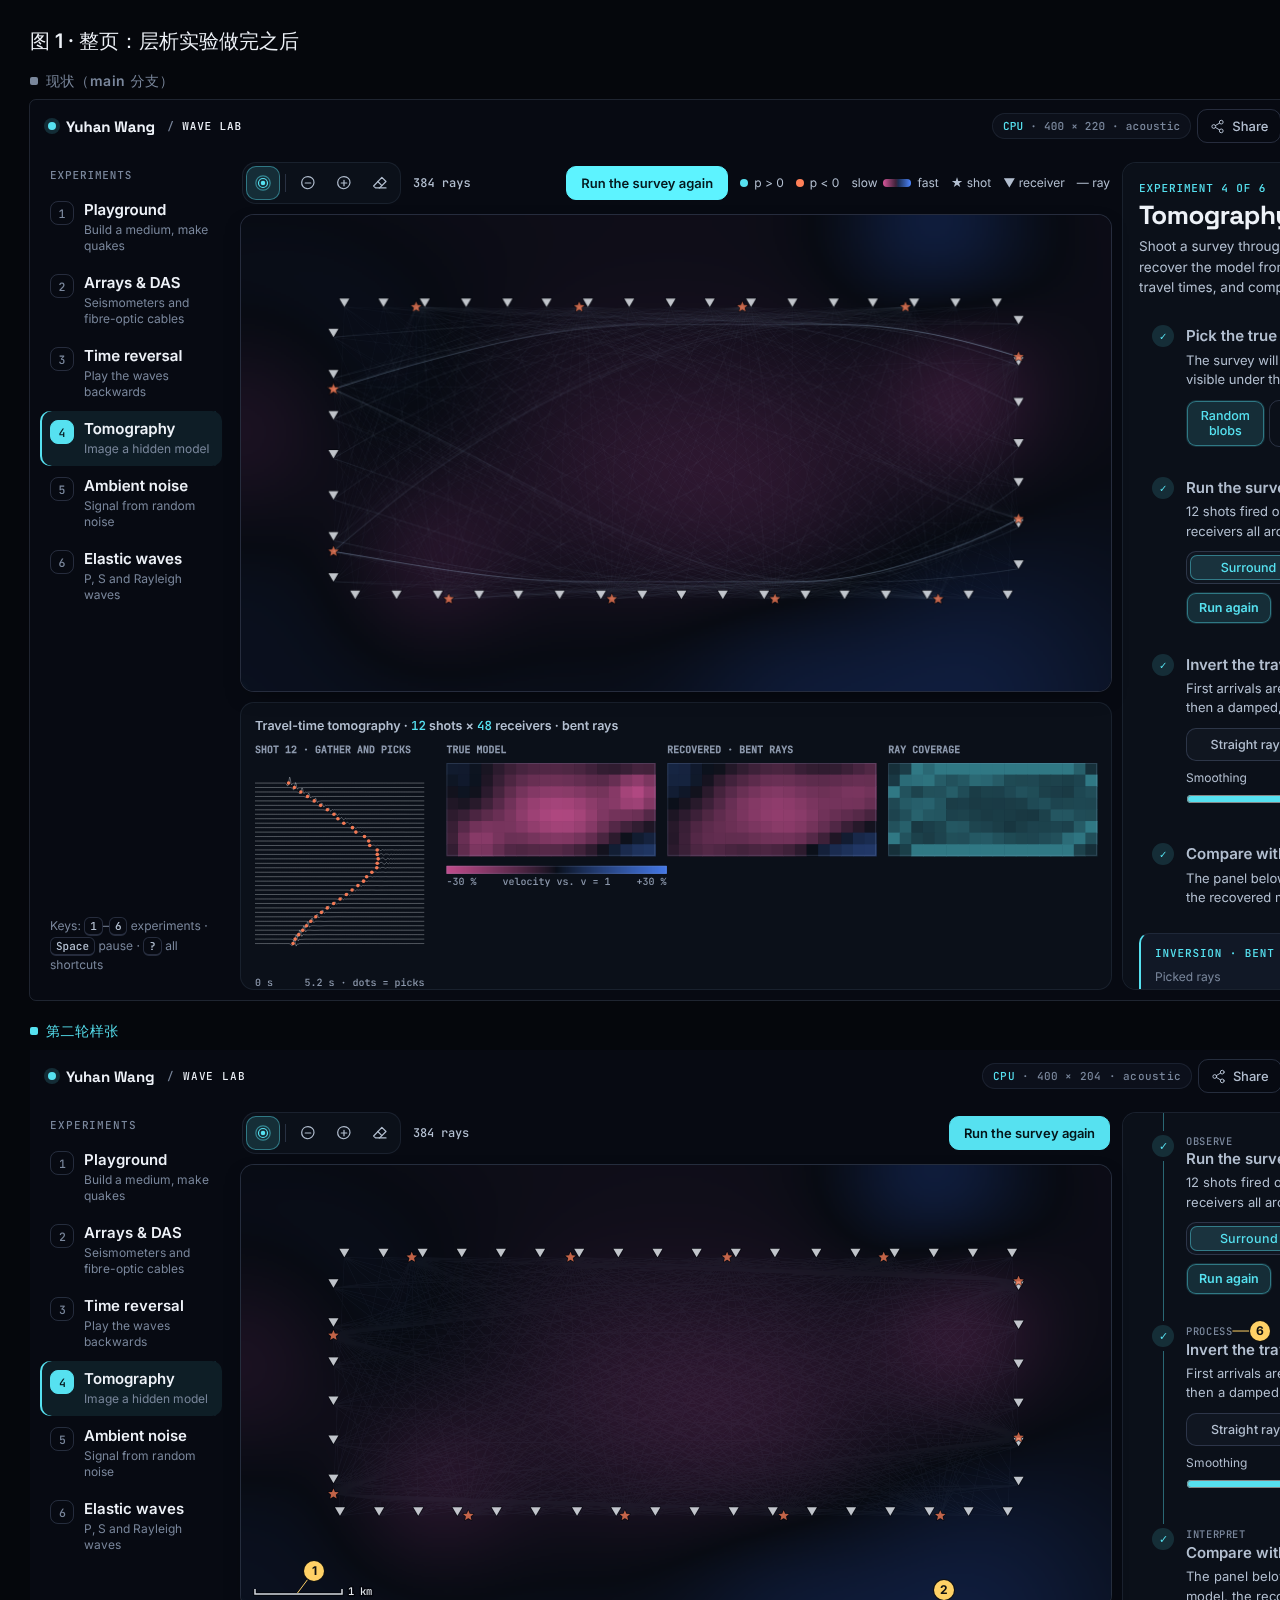
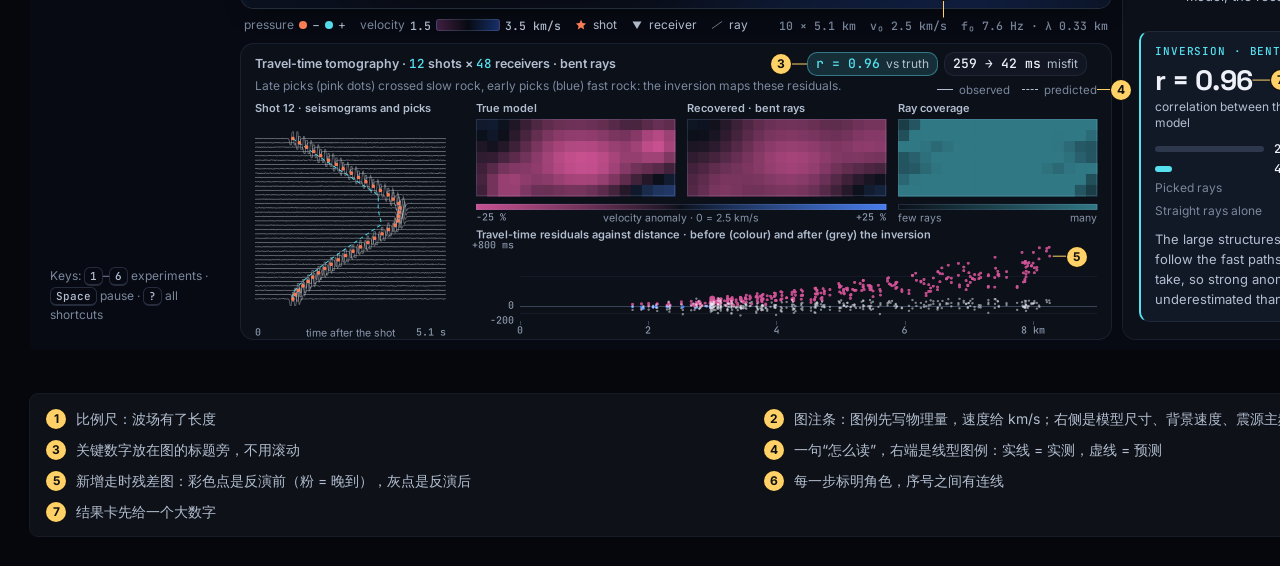
<file: design/mocks/r2-compare.html>
<!doctype html>
<!-- r2 report figures: before (main-branch screenshots) / after (the live round-2 mocks), with numbered callouts.
     r2-compare.html?fig=1 … 5. Dark only. Badges are placed from the mocks' own element boxes and canvas geometry. -->
<html lang="zh-CN">
<head>
<meta charset="utf-8">
<meta name="robots" content="noindex">
<title>Round-2 comparison figure</title>
<link rel="preconnect" href="https://fonts.googleapis.com">
<link rel="preconnect" href="https://fonts.gstatic.com" crossorigin>
<link href="https://fonts.googleapis.com/css2?family=Inter:wght@400;600;700&display=swap" rel="stylesheet">
<style>
  :root{ --cjk:"Inter","WenQuanYi Zen Hei","Noto Sans CJK SC","PingFang SC","Microsoft YaHei",system-ui,sans-serif; }
  html,body{margin:0; background:#05070c}
  #fig{box-sizing:border-box; width:1500px; padding:28px 30px 30px; background:#05070c; color:#eef2f8; font-family:var(--cjk)}
  #fig h1{margin:0 0 18px; font:600 20px/1.3 var(--cjk); color:#eef2f8}
  .blk{margin:0 0 22px}
  .lbl{margin:0 0 10px; font:600 14px/1.3 var(--cjk); letter-spacing:.04em}
  .lbl.before{color:#7a879c}
  .lbl.after{color:#56e1f0}
  .lbl::before{content:""; display:inline-block; width:8px; height:8px; margin-right:8px; border-radius:2px; background:currentColor; vertical-align:1px}
  .imgs{display:flex; gap:20px; align-items:flex-start}
  .imgs img{display:block; border-radius:6px; outline:1px solid rgba(148,170,214,.18)}
  .after-box{position:relative; padding-bottom:22px}   /* room for badges that hang below the last card */
  .frames{display:flex; flex-direction:column; gap:16px; align-items:flex-start}
  .frames.row{flex-direction:row; gap:24px}
  .frames iframe{display:block; border:0; background:transparent; color-scheme:dark}
  .badge{position:absolute; box-sizing:border-box; width:20px; height:20px; border-radius:50%; background:#ffd166; color:#111; font:700 12px/20px "Inter",system-ui,sans-serif; text-align:center; box-shadow:0 0 0 1px #111; z-index:3}
  svg.leaders{position:absolute; left:0; top:0; overflow:visible; pointer-events:none; z-index:2}
  .legend{display:grid; grid-template-columns:1fr 1fr; gap:10px 28px; padding:14px 16px; border-radius:8px; background:rgba(148,170,214,.06); outline:1px solid rgba(148,170,214,.12)}
  .legend p{position:relative; margin:0; padding-left:30px; font:400 14px/1.5 var(--cjk); color:#b3bfd0}
  .legend .badge{left:0; top:1px}
</style>
</head>
<body>
<div id="fig"></div>
<script>
(function () {
  'use strict';
  var N = +((/[?&]fig=(\d)/.exec(location.search) || [])[1] || 1), SHOT = '../shots-r2/';
  var P = function (q) { return 'r2-panels.html?only=' + q; };
  var FIG = {
    1: { h: '图 1 · 整页：层析实验做完之后', pad: 30, before: [['tomo-done-dark.png', 1440]], frames: [['r2-lab-tomo.html', 1440, 900]],
      notes: ['比例尺：波场有了长度', '图注条：图例先写物理量，速度给 km/s；右侧是模型尺寸、背景速度、震源主频与波长', '关键数字放在图的标题旁，不用滚动', '一句“怎么读”，右端是线型图例：实线 = 实测，虚线 = 预测', '新增走时残差图：彩色点是反演前（粉 = 晚到），灰点是反演后', '每一步标明角色，序号之间有连线', '结果卡先给一个大数字'],
      calls: function (A) {
        var d = A.doc(0), v = A.el(0, '#view', 0, 1), pxkm = d.getElementById('view').clientWidth / 10, rg = A.win(0).__resGeom;
        return [[[v[0] + 14 + pxkm / 2, v[1] - 16], [0.6, -0.8], 18], [A.el(0, '.facts', 0.5, 0), [0, -1], 18], [A.el(0, '.kpis', 0, 0.5), [-1, 0], 16],
          [A.el(0, '.lkey', 1, 0.5), [1, 0], 14], [A.cv(0, 'datac', rg.far[0] + 3, rg.far[1]), [1, 0], 14], [A.txt(0, '.st:nth-child(3) .st-k', 1, 0.5), [1, 0], 18], [A.txt(0, '.res-big b', 1, 0.5), [1, 0], 18]];
      } },
    2: { h: '图 2 · 放大：记录剖面怎么读', pad: 8, before: [['play-section-dark-data@2x.png', 740], ['arrays-seis-dark-data@2x.png', 740]], frames: [[P('a'), 872], [P('c'), 872]], gapB: 4,
      notes: ['发震时刻：实线加星（已发生的事）', '预测走时曲线：虚线（应该发生的事）', '按震中距排序，右侧是每道的距离', '视速度量角器：越竖越快', '右边缘是“现在”'],
      calls: function (A) {
        var a = A.win(0).__geom.a, c = A.win(1).__geom.c, p1 = a.pred[1], p2 = a.pred[2];
        return [[A.cv(0, 'c-a', a.star[0] - 7, a.star[1]), [-1, 0], 16], [A.cv(0, 'c-a', (p1[0] + p2[0]) / 2, (p1[1] + p2[1]) / 2), [0.8, -0.6], 22], [A.cv(0, 'c-a', a.km[0] - 3, a.km[1]), [-1, 0], 16],
          [A.cv(1, 'c-c', c.fan.x1, c.fan.y0 + 16), [1, 0], 16], [A.cv(1, 'c-c', c.g.x + c.g.w - 2, c.g.y + c.g.sp * 1.5), [-1, 0], 18]];
      } },
    3: { h: '图 3 · 放大：时间反演的焦斑', pad: 20, before: [['tr-focus-dark-view@2x.png', 720], ['tr-focus-dark-data@2x.png', 720]], frames: [[P('f'), 872], [P('e'), 872]],
      notes: ['标签用引线移开，不再压住焦斑', '按 p² 线性显示，环外的米色雾消失', '焦斑放大图：上横条是实测半高宽，下横条是理论值 0.36 λ', '预测聚焦时刻是虚线', '实测焦斑宽度与理论值并排读数'],
      calls: function (A) {
        var f = A.win(0).__geom.f, e = A.win(1).__geom.e;
        return [[A.cv(0, 'v-f', f.tsTop[0], f.tsTop[1]), [0, -1], 16], [A.cv(0, 'v-f', f.out[0], f.out[1]), [0, 1], 18], [A.cv(1, 'c-e', e.inset[0], e.inset[1] + 30), [-1, 0], 16],
          [A.cv(1, 'c-e', e.xf - 2, e.y0 + e.H2 * 0.4), [-1, 0], 16], [A.el(1, '#item-e .kpis', 0, 0.5), [-1, 0], 16]];
      } },
    4: { h: '图 4 · 统计：噪声叠加如何收敛', pad: 30, before: [['noise-late-dark-data@2x.png', 870]], frames: [[P('g'), 872]],
      notes: ['信噪比随窗口数增长，虚线是 √N 规律', '三角是实测的峰，虚线是预测的 ±t_AB', '由峰的滞后时间得到台间速度', '横轴有刻度与单位', '下图的行话换成一句人话'],
      calls: function (A) {
        var g = A.win(0).__geom.g;
        return [[A.cv(0, 'c-g', g.curve[0], g.curve[1] + 4), [0, 1], 18], [A.cv(0, 'c-g', g.tri[0] - 4, g.tri[1]), [-1, 0], 16], [A.el(0, '#item-g .kpi', 0, 0.5), [-1, 0], 16],
          [A.cv(0, 'c-g', g.lag[0], g.lag[1] + 2), [0, 1], 16], [A.cv(0, 'c-g', g.em[0] + 4, g.em[1]), [1, 0], 16]];
      } },
    5: { h: '图 5 · 弹性波读数与说明栏', pad: 30, before: [['elastic-ps-dark-data@2x.png', 870]], frames: [[P('h'), 872], [P('j1'), 348]], row: true,
      notes: ['S − P 括线：把读数画在图上', '分量有方向说明', '公式单独成块，不再被折叠截断', '由 S − P 推得的距离'],
      calls: function (A) {
        var h = A.win(0).__geom.h;
        return [[A.cv(0, 'c-h', h.br[0], h.br[1] + 3), [0, 1], 16], [A.cv(0, 'c-h', h.row[0], h.row[1]), [0, -1], 14], [A.el(1, '.eq', 1, 0.5), [1, 0], 16], [A.txt(1, '.res-big b', 1, 0.5), [1, 0], 18]];
      } }
  }[N];
  var CIRC = ['', '①', '②', '③', '④', '⑤', '⑥', '⑦', '⑧'];
  var fig = document.getElementById('fig'); fig.style.padding = '28px ' + FIG.pad + 'px 30px';
  fig.innerHTML = '<h1>' + FIG.h + '</h1>' +
    '<div class="blk"><p class="lbl before">现状（main 分支）</p><div class="imgs" style="gap:' + (FIG.gapB || 20) + 'px">' + FIG.before.map(function (b) { return '<img src="' + SHOT + b[0] + '" width="' + b[1] + '" alt="">'; }).join('') + '</div></div>' +
    '<div class="blk"><p class="lbl after">第二轮样张</p><div class="after-box" id="ab"><div class="frames' + (FIG.row ? ' row' : '') + '">' +
      FIG.frames.map(function (f, i) { return '<div style="width:' + f[1] + 'px; overflow:hidden"><iframe id="if' + i + '" src="' + f[0] + '" width="' + Math.max(f[1], 1000) + '" height="' + (f[2] || 300) + '" scrolling="no"></iframe></div>'; }).join('') + '</div></div></div>' +
    '<div class="legend">' + FIG.notes.map(function (s, i) { return '<p><span class="badge">' + (i + 1) + '</span>' + s + '</p>'; }).join('') + '</div>';
  var ab = document.getElementById('ab'), ifs = FIG.frames.map(function (f, i) { return document.getElementById('if' + i); });
  var A = {
    win: function (i) { return ifs[i].contentWindow; }, doc: function (i) { return ifs[i].contentDocument; },
    off: function (i) { var r = ifs[i].getBoundingClientRect(), b = ab.getBoundingClientRect(); return [r.left - b.left, r.top - b.top]; },
    box: function (i, r, ax, ay) { var o = A.off(i); return [o[0] + r.left + r.width * ax, o[1] + r.top + r.height * ay]; },
    el: function (i, sel, ax, ay) { return A.box(i, A.doc(i).querySelector(sel).getBoundingClientRect(), ax, ay); },
    txt: function (i, sel, ax, ay) { var d = A.doc(i), rg = d.createRange(); rg.selectNodeContents(d.querySelector(sel)); var rs = rg.getClientRects(); return A.box(i, rs[rs.length - 1], ax, ay); },
    cv: function (i, id, x, y) { var r = A.doc(i).getElementById(id).getBoundingClientRect(), o = A.off(i); return [o[0] + r.left + x, o[1] + r.top + y]; }
  };
  function ready(i) { try { return A.doc(i).documentElement.dataset.ready === '1'; } catch (e) { return false; } }
  function place() {
    ifs.forEach(function (f, i) { if (!FIG.frames[i][2]) f.style.height = A.doc(i).documentElement.scrollHeight + 'px'; });
    var calls = FIG.calls(A), svg = '<svg class="leaders" width="1" height="1">', out = [];
    calls.forEach(function (c, k) {
      var t = c[0], d = c[1], L0 = c[2], n = Math.hypot(d[0], d[1]), ux = d[0] / n, uy = d[1] / n, cx = t[0] + ux * (L0 + 10), cy = t[1] + uy * (L0 + 10);
      svg += '<line x1="' + t[0] + '" y1="' + t[1] + '" x2="' + (t[0] + ux * L0) + '" y2="' + (t[1] + uy * L0) + '" stroke="#ffd166" stroke-width="1"/>';
      out.push('<span class="badge" style="left:' + (cx - 10) + 'px;top:' + (cy - 10) + 'px">' + (k + 1) + '</span>');
      calls[k].badge = [cx, cy];
    });
    ab.insertAdjacentHTML('beforeend', svg + '</svg>' + out.join(''));
    window.__calls = calls.map(function (c) { return { target: c[0], badge: c.badge }; });
    document.documentElement.dataset.ready = '1';
  }
  var tries = 0;
  (function wait() {
    if (ifs.every(function (f, i) { return ready(i); }) && document.fonts) {
      document.fonts.ready.then(function () { setTimeout(function () { ifs.forEach(function (f, i) { if (!FIG.frames[i][2]) f.style.height = A.doc(i).documentElement.scrollHeight + 'px'; }); setTimeout(place, 150); }, 50); });
      return;
    }
    if (++tries < 400) setTimeout(wait, 50);
  })();
})();
</script>
</body>
</html>
</file>
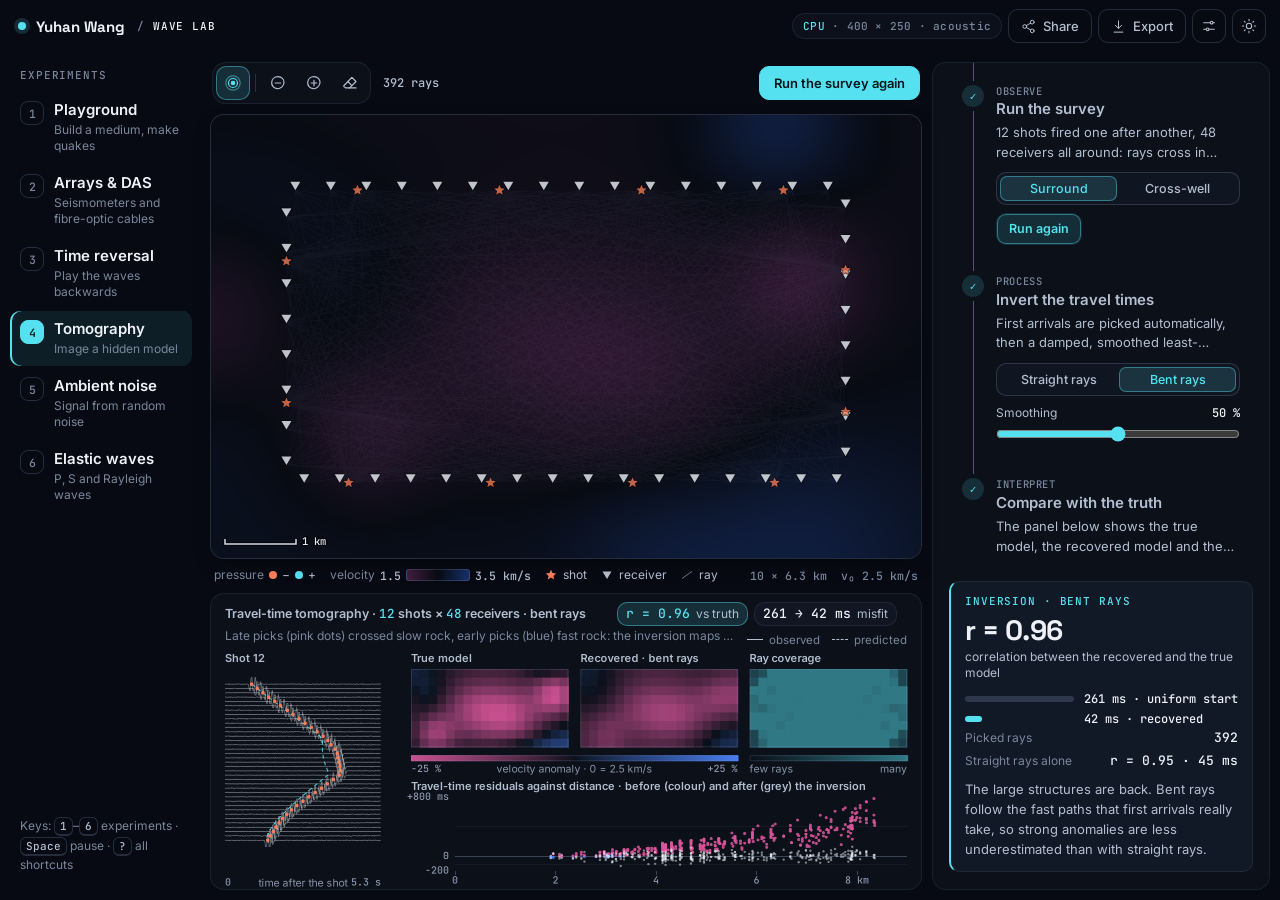
<file: design/mocks/r2-lab-tomo.html>
<!doctype html>
<!-- r2 mock · Tomography after the survey, with every round-2 change visible in that state (design/v2a-design-spec-r2.md).
     Static: the field, the traces and the inversion are synthetic; layout and CSS are the real lab page's. #light starts in the light theme. -->
<html lang="en" data-theme="dark">
<head>
<meta charset="utf-8">
<meta name="viewport" content="width=device-width, initial-scale=1, viewport-fit=cover">
<meta name="robots" content="noindex">
<title>Tomography · Wave Lab · r2 mock</title>
<link rel="preconnect" href="https://fonts.googleapis.com">
<link rel="preconnect" href="https://fonts.gstatic.com" crossorigin>
<link href="https://fonts.googleapis.com/css2?family=Inter:wght@400;500;600&family=JetBrains+Mono:wght@400;500&family=Space+Grotesk:wght@500;600;700&display=swap" rel="stylesheet">
<link rel="stylesheet" href="r2-mock.css">
</head>
<body>
<div class="app" id="app">
  <header class="bar">
    <a class="back" href="#" title="Back to the homepage"><i></i>Yuhan Wang</a>
    <span class="crumb">/ <b>Wave Lab</b></span>
    <div class="bar-r">
      <span class="status" id="status" title="Solver and grid in use"></span>
      <button class="bbtn" type="button"><svg viewBox="0 0 24 24" fill="none" stroke="currentColor" stroke-width="2" stroke-linecap="round" stroke-linejoin="round"><circle cx="18" cy="5" r="3"/><circle cx="6" cy="12" r="3"/><circle cx="18" cy="19" r="3"/><path d="m8.6 13.5 6.8 4M15.4 6.5l-6.8 4"/></svg><span class="lbl">Share</span></button>
      <div class="menu-w"><button class="bbtn" type="button"><svg viewBox="0 0 24 24" fill="none" stroke="currentColor" stroke-width="2" stroke-linecap="round" stroke-linejoin="round"><path d="M12 3v12M7 10l5 5 5-5M5 21h14"/></svg><span class="lbl">Export</span></button></div>
      <button class="ibtn" type="button" aria-label="Settings"><svg viewBox="0 0 24 24" fill="none" stroke="currentColor" stroke-width="2" stroke-linecap="round"><path d="M4 7h10M18 7h2M4 17h4M12 17h8"/><circle cx="16" cy="7" r="2"/><circle cx="10" cy="17" r="2"/></svg></button>
      <button class="ibtn theme-btn" id="themeBtn" type="button" aria-label="Switch between dark and light theme" title="Dark / light theme">
        <svg class="sun" viewBox="0 0 24 24" fill="none" stroke="currentColor" stroke-width="2" stroke-linecap="round"><circle cx="12" cy="12" r="4"/><path d="M12 2v2M12 20v2M4.9 4.9l1.4 1.4M17.7 17.7l1.4 1.4M2 12h2M20 12h2M4.9 19.1l1.4-1.4M17.7 6.3l1.4-1.4"/></svg>
        <svg class="moon" viewBox="0 0 24 24" fill="none" stroke="currentColor" stroke-width="2" stroke-linecap="round"><path d="M21 12.8A9 9 0 1 1 11.2 3a7 7 0 0 0 9.8 9.8z"/></svg>
      </button>
    </div>
  </header>

  <nav class="rail" aria-label="Experiments">
    <p class="rail-h">Experiments</p>
    <a href="#"><b>1</b><span>Playground<small>Build a medium, make quakes</small></span></a>
    <a href="#"><b>2</b><span>Arrays &amp; DAS<small>Seismometers and fibre-optic cables</small></span></a>
    <a href="#"><b>3</b><span>Time reversal<small>Play the waves backwards</small></span></a>
    <a href="#" aria-current="page"><b>4</b><span>Tomography<small>Image a hidden model</small></span></a>
    <a href="#"><b>5</b><span>Ambient noise<small>Signal from random noise</small></span></a>
    <a href="#"><b>6</b><span>Elastic waves<small>P, S and Rayleigh waves</small></span></a>
    <p class="rail-foot">Keys: <kbd>1</kbd>–<kbd>6</kbd> experiments · <kbd>Space</kbd> pause · <kbd>?</kbd> all shortcuts</p>
  </nav>

  <main class="stage">
    <div class="vbar">
      <div class="tools" role="toolbar" aria-label="Tools for the wavefield">
        <button type="button" aria-pressed="true" title="Earthquake · Q"><svg viewBox="0 0 24 24" fill="none" stroke="currentColor" stroke-width="1.8"><circle cx="12" cy="12" r="2.2" fill="currentColor"/><circle cx="12" cy="12" r="6"/><circle cx="12" cy="12" r="9.6" opacity=".5"/></svg></button>
        <span class="sep" aria-hidden="true"></span>
        <button type="button" data-tool="slow" aria-pressed="false" title="Low-velocity body · S"><svg viewBox="0 0 24 24" fill="none" stroke="currentColor" stroke-width="1.8" stroke-linecap="round"><path d="M12 3.5c4.6 0 8.5 3.3 8 8.1-.5 4.7-4.6 8.5-9.2 8-4.4-.4-7.6-4.2-7.2-8.6C4 6.6 7.6 3.5 12 3.5z"/><path d="M8.3 12h7.4"/></svg></button>
        <button type="button" data-tool="fast" aria-pressed="false" title="High-velocity body · F"><svg viewBox="0 0 24 24" fill="none" stroke="currentColor" stroke-width="1.8" stroke-linecap="round"><path d="M12 3.5c4.6 0 8.5 3.3 8 8.1-.5 4.7-4.6 8.5-9.2 8-4.4-.4-7.6-4.2-7.2-8.6C4 6.6 7.6 3.5 12 3.5z"/><path d="M8.3 12h7.4M12 8.3v7.4"/></svg></button>
        <button type="button" aria-pressed="false" title="Erase structure · E"><svg viewBox="0 0 24 24" fill="none" stroke="currentColor" stroke-width="1.8" stroke-linejoin="round" stroke-linecap="round"><path d="M14.5 4.5 20 10l-8.5 8.5H6l-2.5-2.5z"/><path d="M9 10l5.5 5.5M11 18.5h9"/></svg></button>
      </div>
      <div class="hud" id="hud"><span>384 rays</span></div>
      <button class="pbtn go cta" id="ctaBtn" type="button">Run the survey again</button>
    </div>
    <div class="view" id="view" aria-label="Live wavefield">
      <canvas id="fld" aria-hidden="true"></canvas>
      <canvas id="ovc" aria-hidden="true"></canvas>
      <div class="prog" aria-hidden="true"><i></i></div>
    </div>
    <div class="fkey" id="fkey">
      <div class="legend" id="legend"></div>
      <div class="facts" id="facts"></div>
    </div>
    <section class="data" aria-label="Data panel">
      <div class="data-h">
        <h2 id="dataTitle">Travel-time tomography · <b>12</b> shots × <b>48</b> receivers · bent rays</h2>
        <div class="data-r">
          <div class="kpis" id="dataKpi"></div>
          <div class="data-ctl" id="dataCtl"></div>
        </div>
        <div class="data-c">
          <p class="data-cap" id="dataCap"></p>
          <span class="lkey" id="dataKey"><i class="obs"></i>observed<i class="pre"></i>predicted</span>
        </div>
      </div>
      <canvas id="datac" aria-hidden="true"></canvas>
    </section>
  </main>

  <aside class="insp" id="insp" aria-label="Experiment guide"></aside>
</div>

<script src="../../drafts/v2a/js/wave-models.js"></script>
<script src="r2-mock.js"></script>
<script>
(function () {
  'use strict';
  var WM = window.WaveModels, C = L.C;
  var view = document.getElementById('view'), r = view.getBoundingClientRect();
  L.view(r.width, r.height, 400);
  var nx = L.nx, ny = L.ny;
  document.getElementById('status').innerHTML = '<b>CPU</b> · ' + nx + ' × ' + ny + ' · acoustic';
  var model = new WM.Model(nx, ny); model.setPreset('random');

  /* LC tomo geometry(): 12 shots, 48 receivers around the box */
  var m = L.B + 6, x0 = m, y0 = m, x1 = nx - 1 - m, y1 = ny - 1 - m, Wb = x1 - x0, Hb = y1 - y0, P = 2 * (Wb + Hb), k, j;
  var at = function (t) { t = ((t % P) + P) % P; if (t < Wb) return [x0 + t, y0, 0]; t -= Wb; if (t < Hb) return [x1, y0 + t, 1]; t -= Hb; if (t < Wb) return [x1 - t, y1, 2]; t -= Wb; return [x0, y1 - t, 3]; };
  var S = [], R = [];
  for (k = 0; k < 12; k++) { var a = at((k + 0.5) * P / 12); S.push([Math.round(a[0]), Math.round(a[1]), a[2]]); }
  for (k = 0; k < 48; k++) { var b = at((k + 0.25) * P / 48); R.push({ x: Math.round(b[0]), y: Math.round(b[1]), side: b[2], code: 'R' + (k < 9 ? '0' : '') + (k + 1) }); }

  /* synthetic picks: straight-ray travel time through the true model, picking noise ±6 ms, a picker static τ */
  var rnd = L.rng(7), rays = [], tau = 0.06, n0 = L.n0;
  S.forEach(function (s, si) {
    R.forEach(function (rc, ri) {
      var d = Math.hypot(rc.x - s[0], rc.y - s[1]);
      if (!(d > 0.175 * nx && rc.side !== s[2])) return;
      var tt = model.travelTime(s[0], s[1], rc.x, rc.y, L.rate), t0 = d / C / L.rate;
      rays.push({ s: s, r: rc, d: d, shot: si, ri: ri, tt: tt, t0: t0, noise: 0.006 * L.gauss(rnd) });
    });
  });
  var nRays = rays.length;
  /* res0 (5.6): the raw residual b against the uniform start (same basis as rmsPre); res1: after the inversion (same basis as rmsPost).
     Mock-only: shaped like the real default model measured on main: −69 … +781 ms, mean ≈ +215 ms, ~97 % late, fanning out with distance; rms after ≈ 42 ms. */
  var mean = 0; rays.forEach(function (ry) { mean += ry.tt + ry.noise - ry.t0; }); mean /= nRays;
  var sig2 = 0, maxD = 0;
  rays.forEach(function (ry) { ry.dev = (ry.tt + ry.noise - ry.t0 - mean) * 1000; sig2 += ry.dev * ry.dev; maxD = Math.max(maxD, L.km(ry.d)); });
  var sig = Math.sqrt(sig2 / nRays), r0min = 1e9, r0max = -1e9;
  rays.forEach(function (ry) { var dk = L.km(ry.d); ry.res0 = 54 * dk + 20 * dk * (ry.dev / sig) + 20 * L.gauss(rnd) - 55; r0min = Math.min(r0min, ry.res0); r0max = Math.max(r0max, ry.res0); });
  var aS = 781 / r0max, bS = 0, pre = 0, post = 0, late = 0, mean0 = 0;
  rays.forEach(function (ry) { ry.res0 = aS * ry.res0 + bS; ry.res1 = 0.05 * (ry.res0 - 215) + 30 * L.gauss(rnd); pre += ry.res0 * ry.res0; post += ry.res1 * ry.res1; if (ry.res0 > 0) late++; mean0 += ry.res0; });
  var sc1 = 42 / Math.sqrt(post / nRays); rays.forEach(function (ry) { ry.res1 *= sc1; });
  post = 42 * 42 * nRays; mean0 /= nRays;
  var rmsPre = Math.sqrt(pre / nRays), rmsPost = Math.sqrt(post / nRays), tauMs = 0, kS = 0;

  /* inversion grid: truth, a smoothed and damped "recovered" model, ray coverage */
  var gx = 18, gz = Math.max(6, Math.round(18 * Hb / Wb)), cw = Wb / gx, chh = Hb / gz, nC = gx * gz;
  var cell = function (x, y) { var i = Math.floor((x - x0) / cw), q = Math.floor((y - y0) / chh); if (i < 0 || q < 0 || i >= gx || q >= gz) return -1; return q * gx + i; };
  var sS = new Float64Array(nC), cc = new Float64Array(nC), truth = new Float64Array(nC), hits = new Float64Array(nC);
  for (var y = Math.ceil(y0); y <= y1; y++) for (var x = Math.ceil(x0); x <= x1; x++) { j = cell(x, y); if (j < 0) continue; sS[j] += 1 / model.v[y * nx + x]; cc[j]++; }
  for (j = 0; j < nC; j++) truth[j] = cc[j] ? cc[j] / sS[j] : 1;
  rays.forEach(function (ry) { var n = Math.ceil(ry.d * 2); for (var q = 0; q < n; q++) { var f = (q + 0.5) / n, jj = cell(ry.s[0] + (ry.r.x - ry.s[0]) * f, ry.s[1] + (ry.r.y - ry.s[1]) * f); if (jj >= 0) hits[jj] += ry.d / n; } });
  var hmax = 0; for (j = 0; j < nC; j++) hmax = Math.max(hmax, hits[j]);
  var rec = Float64Array.from(truth);
  for (var it = 0; it < 2; it++) { var nw = new Float64Array(nC); for (var qz = 0; qz < gz; qz++) for (var qx = 0; qx < gx; qx++) { var sum = 0, wsum = 0; for (var dz = -1; dz <= 1; dz++) for (var dx = -1; dx <= 1; dx++) { var zz = qz + dz, xx = qx + dx; if (zz < 0 || xx < 0 || zz >= gz || xx >= gx) continue; var wt = (dz ? 1 : 2) * (dx ? 1 : 2); sum += wt * rec[zz * gx + xx]; wsum += wt; } nw[qz * gx + qx] = sum / wsum; } rec = nw; }
  for (j = 0; j < nC; j++) rec[j] = 1 + 0.86 * (rec[j] - 1);
  var sa = 0, sb = 0, sab = 0, saa = 0, sbb = 0;
  for (j = 0; j < nC; j++) { var u = 1 / truth[j] - 1, w2 = 1 / rec[j] - 1; sa += u; sb += w2; sab += u * w2; saa += u * u; sbb += w2 * w2; }
  var corr = (sab / nC - sa / nC * sb / nC) / Math.sqrt((saa / nC - Math.pow(sa / nC, 2)) * (sbb / nC - Math.pow(sb / nC, 2)));
  var corrShown = 0.96;   /* mock-only: the value asked for (the synthetic smoothing gives ' + corr + ') */
  var span = 0.05; for (j = 0; j < nC; j++) span = Math.max(span, Math.abs(truth[j] - 1)); span = Math.ceil(span * 20) / 20;

  /* shot 12 gather */
  var sh = 11, s12 = S[sh], use = R.map(function (rc) { var d = Math.hypot(rc.x - s12[0], rc.y - s12[1]); return d > 0.175 * nx && rc.side !== s12[2] ? d : 0; });
  var dmax = Math.max.apply(null, use), len = Math.round(dmax / (C * 0.68) + 2.5 * n0);
  var gather = R.map(function (rc, ri) {
    var tr = new Float32Array(len); if (!use[ri]) return tr;
    var ry = rays.filter(function (q) { return q.shot === sh && q.ri === ri; })[0], pk = n0 + (ry.tt + ry.noise) * L.rate, f = L.f0;
    ry.pk = pk;
    for (var i = 0; i < len; i++) tr[i] = L.ricker((i - pk) * f, 1) / Math.sqrt(use[ri]) + 0.35 * L.ricker((i - pk - 0.9 / f - 0.004 * use[ri]) * f, 1) / Math.sqrt(use[ri]) + 0.0004 * L.gauss(rnd);
    return tr;
  });

  function kpiHTML() { return '<span class="kpi"><b>r = ' + L.fmt(corrShown, 2) + '</b>vs truth</span><span class="kpi dim"><b>' + L.fmt(rmsPre, 0) + ' → ' + L.fmt(rmsPost, 0) + ' ms</b>misfit</span>'; }
  var cap = 'Late picks (pink dots) crossed slow rock, early picks (blue) fast rock: the inversion maps these residuals.';
  document.getElementById('dataKpi').innerHTML = kpiHTML();
  var capEl = document.getElementById('dataCap'); capEl.innerHTML = cap; capEl.title = capEl.textContent;
  document.getElementById('legend').innerHTML = L.legendAcoustic() + '<span>' + L.glyph('star') + 'shot</span><span>' + L.glyph('tri') + 'receiver</span><span>' + L.glyph('ray') + 'ray</span>';
  document.getElementById('facts').innerHTML = L.facts('absorb');
  document.getElementById('hud').innerHTML = '<span>' + nRays + ' rays</span>';

  /* inspector */
  function inspHTML() {
    var steps = [
      { t: 'Pick the true model', k: 'setup', d: 'The survey will try to recover it; it stays visible under the waves. Or paint your own with the slow and fast brushes.', c: '<div class="grid3">' + L.opt('truth', 'random', 'Random blobs', true) + L.opt('truth', 'checker', 'Checker&shy;board') + L.opt('truth', 'custom', 'Paint your own') + '</div>', done: true },
      { t: 'Run the survey', k: 'observe', d: '12 shots fired one after another, 48 receivers all around: rays cross in every direction.', c: L.seg('geom', [['ring', 'Surround'], ['cross', 'Cross-well']], 'ring') + '<div class="btns">' + L.btn('survey', 'Run again', 'go') + '</div>', done: true },
      { t: 'Invert the travel times', k: 'process', d: 'First arrivals are picked automatically, then a damped, smoothed least-squares problem (CGLS) finds the slowness in ' + gx + ' × ' + gz + ' cells that best explains them. <b>Bent rays</b> re-bend every ray through the current model, three times.', c: L.seg('rays', [['straight', 'Straight rays'], ['bent', 'Bent rays']], 'bent') + L.range('smooth', 'Smoothing', 0, 100, 1, 50, '50 %'), done: true },
      { t: 'Compare with the truth', k: 'interpret', d: 'The panel below shows the true model, the recovered model and the ray coverage. Try the checkerboard: it shows where the survey can resolve detail, and where the rays smear it.', done: true }
    ];
    var wOn = Math.round(rmsPost / rmsPre * 100);
    var res = '<div class="res"><h3>Inversion · bent rays</h3><p class="res-big"><b>r = ' + L.fmt(corrShown, 2) + '</b><span>correlation between the recovered and the true model</span></p>' +
      '<div class="bar2"><i style="--w:100%"></i><em>' + L.fmt(rmsPre, 0) + ' ms · uniform start</em><i class="on" style="--w:' + wOn + '%"></i><em>' + L.fmt(rmsPost, 0) + ' ms · recovered</em></div>' +
      '<dl class="kv"><dt>Picked rays</dt><dd>' + nRays + '</dd><dt>Straight rays alone</dt><dd>r = 0.95 · 45 ms</dd></dl>' +
      '<p>The large structures are back. Bent rays follow the fast paths that first arrivals really take, so strong anomalies are less underestimated than with straight rays.</p></div>';
    return '<p class="ch-k">Experiment 4 of 6</p><h1>Tomography</h1><p class="goal">Shoot a survey through a velocity model, recover the model from nothing but first-arrival travel times, and compare it with the truth.</p>' +
      L.steps(steps) + res + '<details class="explain"><summary>What’s going on</summary></details>' +
      '<nav class="ch-nav" aria-label="Previous and next experiment"><a href="#">← Time reversal</a><a class="next" href="#">Next: Ambient noise →</a></nav>';
  }
  var insp = document.getElementById('insp'); insp.innerHTML = inspHTML();

  /* ---------- the field ---------- */
  function drawField() {
    var f = L.fit(document.getElementById('fld')), ctx = f.ctx; L.view(f.w, f.h, 400);
    L.drawWash(ctx, model);
    var o = L.fit(document.getElementById('ovc')).ctx, pal = L.pal;
    o.lineWidth = 0.8; o.strokeStyle = L.rgba(pal.edge, Math.min(0.14, 6 / nRays + 0.03)); o.beginPath();
    rays.forEach(function (ry) { o.moveTo(L.sx(ry.s[0]), L.sy(ry.s[1])); o.lineTo(L.sx(ry.r.x), L.sy(ry.r.y)); }); o.stroke();
    L.stations(o, R, { labels: false, alpha: 0.8 });
    S.forEach(function (s) { L.star(o, L.sx(s[0]), L.sy(s[1]), 5.5, pal.neg, 0.75); });
    L.scaleBar(o);
  }

  /* ---------- the data panel (spec 5.6, w ≥ 640) ---------- */
  function drawData() {
    var f = L.fit(document.getElementById('datac')), ctx = f.ctx, w = f.w, h = f.h, pal = L.pal, i;
    /* left: shot gather */
    var gw = Math.round(w * 0.22), g0 = 18, GH = h - 12 - g0, nR = R.length, sp = GH / nR, peak = 1e-9, rr;
    L.panelLabel(ctx, 'Shot 12 · seismograms and picks', 14, 2, null, gw);
    for (rr = 0; rr < nR; rr++) for (i = 0; i < len; i++) peak = Math.max(peak, Math.abs(gather[rr][i]));
    var stride = Math.max(1, Math.floor(len / (gw * 1.5)));
    ctx.lineWidth = 0.9; ctx.strokeStyle = L.rgba(pal.ink, 0.38);
    for (rr = 0; rr < nR; rr++) {
      if (!use[rr]) continue; var yb = g0 + sp * (rr + 0.5); ctx.beginPath();
      for (i = 0; i < len; i += stride) { var yy = yb - Math.max(-1.5 * sp, Math.min(1.5 * sp, gather[rr][i] / peak * 2.2 * sp * 4)); if (i) ctx.lineTo(14 + i / (len - 1) * gw, yy); else ctx.moveTo(14, yy); }
      ctx.stroke();
    }
    /* uniform-model first arrival t = n0 + d / C, dashed, broken at unused traces */
    ctx.setLineDash([4, 3]); ctx.lineWidth = 1; ctx.strokeStyle = L.rgba(pal.pos, 0.9); ctx.beginPath(); var pen = false;
    for (rr = 0; rr < nR; rr++) { if (!use[rr]) { pen = false; continue; } var xt = 14 + (n0 + use[rr] / C) / (len - 1) * gw, yt = g0 + sp * (rr + 0.5); if (pen) ctx.lineTo(xt, yt); else ctx.moveTo(xt, yt); pen = true; }
    ctx.stroke(); ctx.setLineDash([]);
    ctx.fillStyle = L.rgba(pal.neg, 0.95);
    rays.forEach(function (ry) { if (ry.shot === sh) { ctx.beginPath(); ctx.arc(14 + ry.pk / (len - 1) * gw, g0 + sp * (ry.ri + 0.5), 1.8, 0, 6.2832); ctx.fill(); } });
    L.num(ctx); ctx.textBaseline = 'top'; ctx.textAlign = 'left'; ctx.fillText('0', 14, h - 11); ctx.textAlign = 'right'; ctx.fillText(L.fmt(len / L.rate, 1) + ' s', 14 + gw, h - 11);
    L.axisTitle(ctx); ctx.textAlign = 'center'; ctx.fillText('time after the shot', 14 + gw / 2, h - 11);

    /* right block: three maps */
    var xB = 14 + gw + 30, wR = w - 14 - xB, mw = Math.min((wR - 24) / 3, (h - 140) * gx / gz), mh = mw * gz / gx, yM = 18;
    function map(X, title, val) {
      L.panelLabel(ctx, title, X, 2, null, mw);
      for (var q = 0; q < gz; q++) for (var p = 0; p < gx; p++) { var c = val(q * gx + p); ctx.fillStyle = 'rgb(' + (c[0] | 0) + ',' + (c[1] | 0) + ',' + (c[2] | 0) + ')'; ctx.fillRect(X + p * mw / gx, yM + q * mh / gz, mw / gx + 0.6, mh / gz + 0.6); }
      ctx.lineWidth = 1; ctx.strokeStyle = pal.tick; ctx.strokeRect(X + 0.5, yM + 0.5, mw - 1, mh - 1);
    }
    var cov = function (a) { var b0 = pal.pn, c = pal.pos; return [b0[0] + (c[0] - b0[0]) * a * 0.5, b0[1] + (c[1] - b0[1]) * a * 0.5, b0[2] + (c[2] - b0[2]) * a * 0.5]; };
    map(xB, 'True model', function (q) { return L.velCol(truth[q] - 1, span); });
    map(xB + mw + 12, 'Recovered · bent rays', function (q) { return L.velCol(rec[q] - 1, span); });
    map(xB + 2 * (mw + 12), 'Ray coverage', function (q) { return cov(Math.min(1, hits[q] / (0.5 * hmax))); });
    L.colorbar(ctx, xB, yM + mh + 8, 2 * mw + 12, 6, function (t) { return L.velCol(t * span, span); }, '−' + Math.round(span * 100) + ' %', '+' + Math.round(span * 100) + ' %', 'velocity anomaly · 0 = 2.5 km/s');
    L.colorbar(ctx, xB + 2 * (mw + 12), yM + mh + 8, mw, 6, function (t) { return cov((t + 1) / 2); }, 'few rays', 'many', null, true);

    /* travel-time residuals */
    var yTi = yM + mh + 34, px0 = xB + 44, px1 = xB + wR, py0 = yTi + 16, py1 = h - 18;
    L.panelLabel(ctx, 'Travel-time residuals against distance · before (colour) and after (grey) the inversion', xB, yTi, null, wR);
    var mx0 = -1e9, mn0 = 1e9; rays.forEach(function (ry) { mx0 = Math.max(mx0, ry.res0); mn0 = Math.min(mn0, ry.res0); });
    var hi0 = Math.max(50, Math.ceil(mx0 / 50) * 50), lo0 = Math.max(50, Math.ceil(-mn0 / 50) * 50), hi = Math.max(hi0, lo0 / 4), lo = Math.max(lo0, hi0 / 4), mres = mx0, Rm = hi;
    var Dm = Math.ceil(maxD), X = function (d) { return px0 + d / Dm * (px1 - px0); }, Y = function (v) { return py0 + (hi - v) / (hi + lo) * (py1 - py0); };
    ctx.lineWidth = 1; ctx.strokeStyle = pal.grid; ctx.beginPath(); ctx.moveTo(px0, Math.round(Y(hi / 2)) + 0.5); ctx.lineTo(px1, Math.round(Y(hi / 2)) + 0.5); ctx.moveTo(px0, Math.round(Y(-lo / 2)) + 0.5); ctx.lineTo(px1, Math.round(Y(-lo / 2)) + 0.5); ctx.stroke();
    ctx.strokeStyle = pal.axis; ctx.beginPath(); ctx.moveTo(px0, Math.round(Y(0)) + 0.5); ctx.lineTo(px1, Math.round(Y(0)) + 0.5); ctx.stroke();
    ctx.strokeStyle = pal.axis; ctx.beginPath(); for (var dk = 0; dk <= Dm; dk += 2) { ctx.moveTo(Math.round(X(dk)) + 0.5, py1); ctx.lineTo(Math.round(X(dk)) + 0.5, py1 + 4); } ctx.stroke();
    L.num(ctx); ctx.textBaseline = 'top'; ctx.textAlign = 'center'; var lastT = Math.floor(Dm / 2) * 2; for (dk = 0; dk <= Dm; dk += 2) ctx.fillText(dk === lastT ? dk + ' km' : String(dk), X(dk), py1 + 5);
    L.num(ctx); ctx.textAlign = 'right'; ctx.textBaseline = 'middle'; ctx.fillText('+' + hi + ' ms', px0 - 6, Y(hi)); ctx.fillText('0', px0 - 6, Y(0)); ctx.fillText('−' + lo, px0 - 6, Y(-lo));
    rays.forEach(function (ry) { ctx.beginPath(); ctx.arc(X(L.km(ry.d)), Y(ry.res0), 1.5, 0, 6.2832); ctx.fillStyle = L.rgba(ry.res0 > 0 ? pal.slow : pal.fast, 0.85); ctx.fill(); });
    rays.forEach(function (ry) { ctx.beginPath(); ctx.arc(X(L.km(ry.d)), Y(ry.res1), 1.2, 0, 6.2832); ctx.fillStyle = L.rgba(pal.ink, 0.5); ctx.fill(); });
    var far = rays.reduce(function (b, ry) { return ry.d > b.d ? ry : b; }, rays[0]); window.__resGeom = { rect: [px0, py0, px1, py1], far: [X(L.km(far.d)), Y(far.res0)] };
    window.__tomo = { rays: nRays, Rm: Rm, Dm: Dm, rmsPre: rmsPre, mean0: mean0, late: late / nRays, hi: hi, lo: lo, shortened: L.shortened, rmsPost: rmsPost, r: corr, tauMs: tauMs, kS: kS, mw: mw, mh: mh, gz: gz, w: w, h: h, maxRes0: mres };
  }
  function drawAll() { drawField(); drawData(); window.__fit = L.fitKey(document.getElementById('fkey')); }
  L.initTheme(document.getElementById('themeBtn'), drawAll);
  (document.fonts ? document.fonts.ready : Promise.resolve()).then(function () {
    drawAll();
    var res = insp.querySelector('.res'), rb = res.getBoundingClientRect(), ib = insp.getBoundingClientRect();
    if (rb.bottom > ib.bottom) insp.scrollTop += rb.bottom - ib.bottom + 18;   /* 6.3: block 'nearest' (+ the inspector's bottom padding) */
    document.documentElement.dataset.ready = '1';
  });
})();
</script>
</body>
</html>
</file>
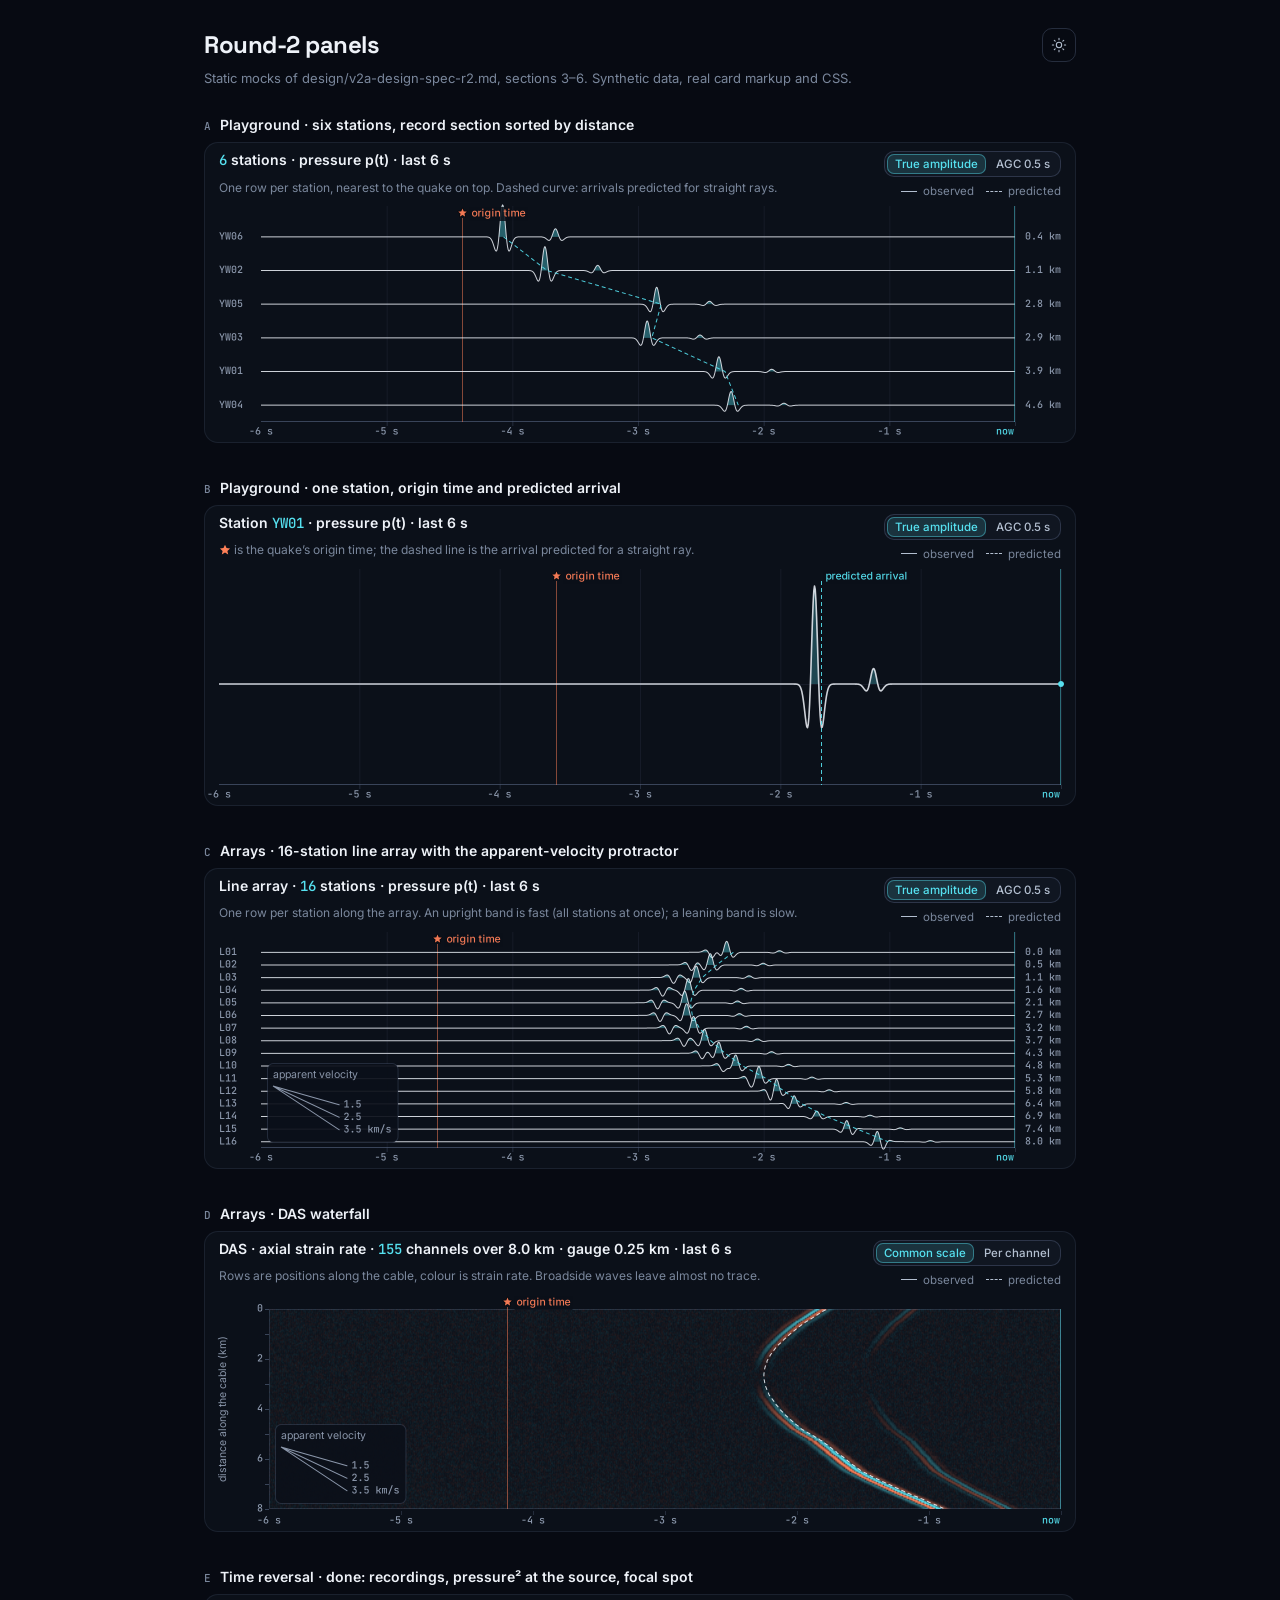
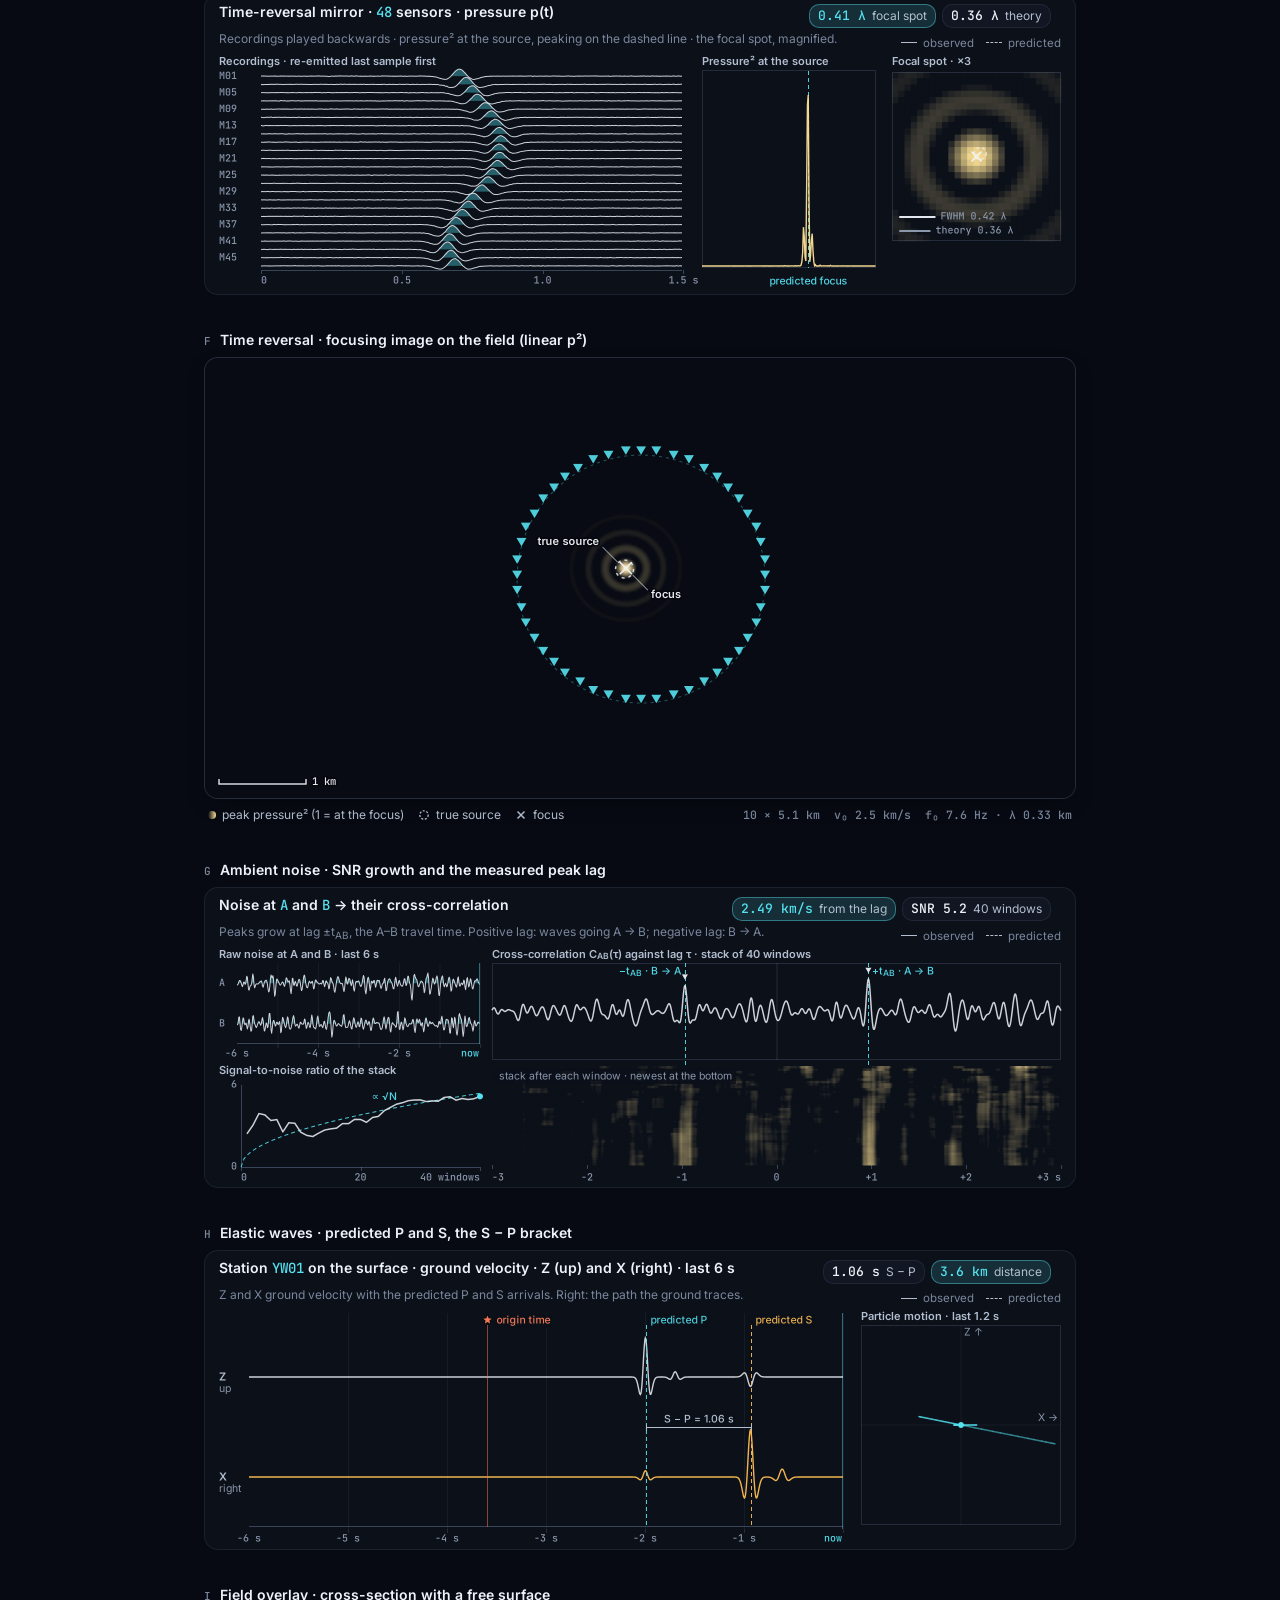
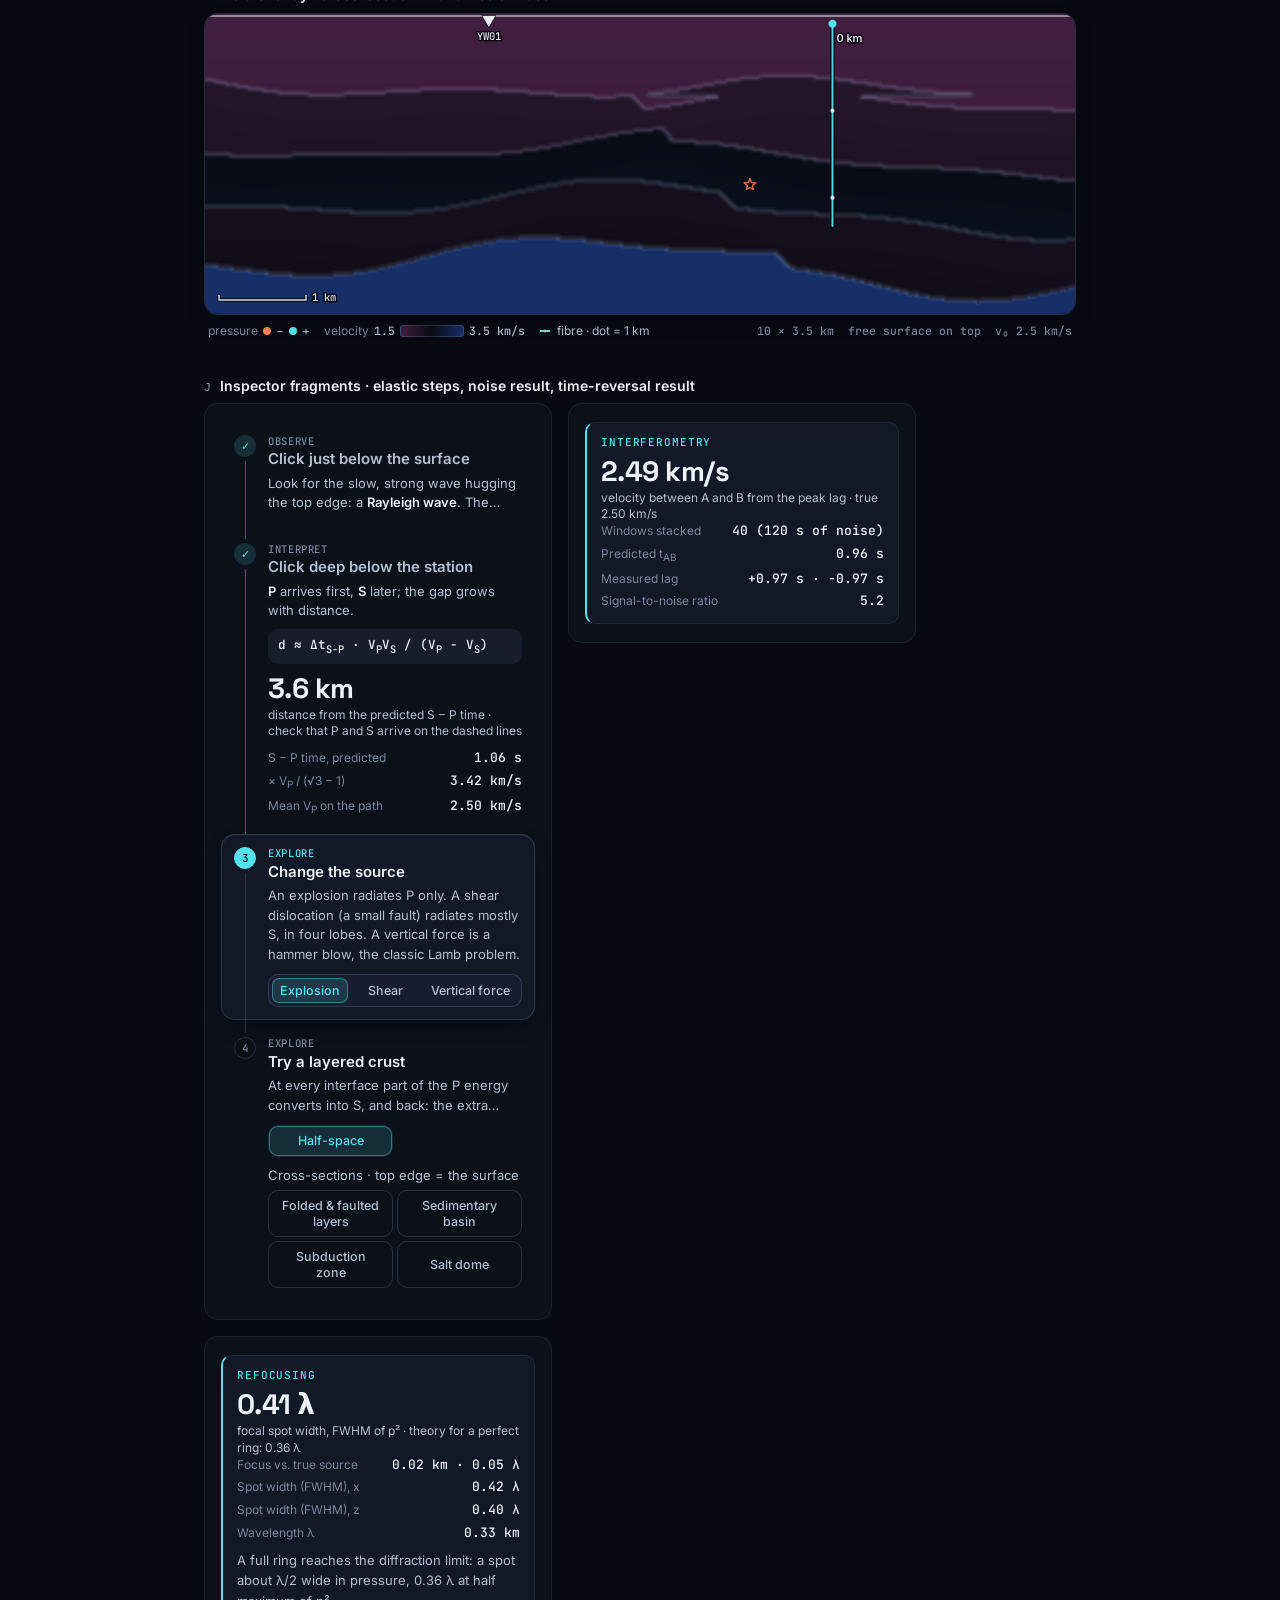
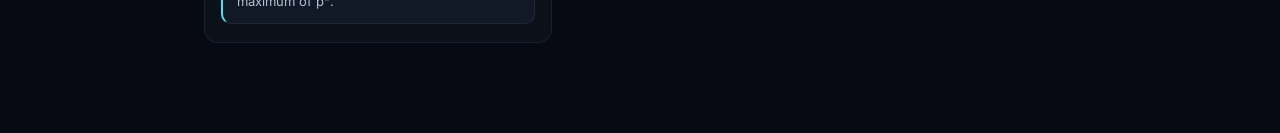
<file: design/mocks/r2-panels.html>
<!doctype html>
<!-- r2 mock · gallery of round-2 data panels, field overlays and inspector fragments (design/v2a-design-spec-r2.md).
     Static and synthetic: no solver. Cards use the real lab markup and CSS. #light starts in the light theme. -->
<html lang="en" data-theme="dark">
<head>
<meta charset="utf-8">
<meta name="viewport" content="width=device-width, initial-scale=1">
<meta name="robots" content="noindex">
<title>Round-2 panels · Wave Lab mock</title>
<link rel="preconnect" href="https://fonts.googleapis.com">
<link rel="preconnect" href="https://fonts.gstatic.com" crossorigin>
<link href="https://fonts.googleapis.com/css2?family=Inter:wght@400;500;600&family=JetBrains+Mono:wght@400;500&family=Space+Grotesk:wght@500;600;700&display=swap" rel="stylesheet">
<link rel="stylesheet" href="r2-mock.css">
<style>
  html, body{height:auto}
  body{overflow:auto}
  .gal{max-width:900px; margin:0 auto; padding:28px 14px 60px}
  .gal-h{display:flex; align-items:center; justify-content:space-between; gap:12px; margin:0 0 6px}
  .gal-h h1{margin:0; font:700 24px/1.2 var(--display); letter-spacing:-.02em}
  .gal > p{margin:0 0 22px; color:var(--muted); font-size:13px}
  .item{margin:0 0 30px; padding:6px 0 0}
  .item h2{margin:0 0 8px; font:600 14px/1.3 var(--sans); color:var(--ink)}
  .item h2 i{font:500 11px var(--mono); font-style:normal; color:var(--muted); margin-right:8px; text-transform:uppercase; letter-spacing:.06em}
  .item .data{width:872px}
  .item #datac, .item .datac{flex:none; height:240px; width:100%; display:block}
  .item .view{width:872px}
  .item .view canvas{position:absolute; inset:0; width:100%; height:100%}
  .item .fkey{width:872px; margin:6px 0 0}
  /* the gallery is viewed at 1000 px, inside the 900–1199 px media query that hides .facts in the lab; show them here */
  .gal .facts{display:flex}
  html.only .gal{padding:0; margin:0} html.only .gal-h, html.only .gal > p, html.only .item > h2{display:none} html.only .item{margin:0; padding:0} html.only, html.only body{background:transparent} html.only .frags{gap:0}
  .frags{display:flex; flex-wrap:wrap; gap:16px; align-items:flex-start}
  .frag{width:348px; margin:0; overflow:visible; height:auto; padding:18px 16px 18px}
  .frag .res{margin-top:0}
</style>
</head>
<body>
<div class="gal">
  <div class="gal-h"><h1>Round-2 panels</h1>
    <button class="ibtn theme-btn" id="themeBtn" type="button" aria-label="Switch between dark and light theme" title="Dark / light theme">
      <svg class="sun" viewBox="0 0 24 24" fill="none" stroke="currentColor" stroke-width="2" stroke-linecap="round"><circle cx="12" cy="12" r="4"/><path d="M12 2v2M12 20v2M4.9 4.9l1.4 1.4M17.7 17.7l1.4 1.4M2 12h2M20 12h2M4.9 19.1l1.4-1.4M17.7 6.3l1.4-1.4"/></svg>
      <svg class="moon" viewBox="0 0 24 24" fill="none" stroke="currentColor" stroke-width="2" stroke-linecap="round"><path d="M21 12.8A9 9 0 1 1 11.2 3a7 7 0 0 0 9.8 9.8z"/></svg>
    </button>
  </div>
  <p>Static mocks of design/v2a-design-spec-r2.md, sections 3–6. Synthetic data, real card markup and CSS.</p>
  <div id="items"></div>
</div>

<script src="../../drafts/v2a/js/wave-models.js"></script>
<script src="r2-mock.js"></script>
<script>
(function () {
  'use strict';
  var WM = window.WaveModels, C = L.C, NOW = L.NOW, LEN = L.TR, RATE = L.rate, FHZ = L.fHz;
  var CAP = {
    play0: 'Time runs left to right and ends at “now”. Click the wavefield to make a quake.',
    play1: L.glyph('star') + ' is the quake’s origin time; the dashed line is the arrival predicted for a straight ray.',
    playN: 'One row per station, nearest to the quake on top. Dashed curve: arrivals predicted for straight rays.',
    line: 'One row per station along the array. An upright band is fast (all stations at once); a leaning band is slow.',
    das: 'Rows are positions along the cable, colour is strain rate. Broadside waves leave almost no trace.',
    trDone: 'Recordings played backwards · pressure² at the source, peaking on the dashed line · the focal spot, magnified.',
    noise: 'Peaks grow at lag ±t<sub>AB</sub>, the A–B travel time. Positive lag: waves going A → B; negative lag: B → A.',
    elastic: 'Z and X ground velocity with the predicted P and S arrivals. Right: the path the ground traces.'
  };
  var AGC = L.seg('agc', [['0', 'True amplitude'], ['1', 'AGC 0.5 s']], '0', 'sm');
  function dataCard(id, title, o) {
    var t = document.createElement('p'); t.innerHTML = o.cap;
    return '<section class="data" aria-label="Data panel"><div class="data-h"><h2>' + title + '</h2><div class="data-r">' +
      '<div class="kpis">' + (o.kpi || '') + '</div><div class="data-ctl">' + (o.ctl || '') + '</div></div>' +
      '<div class="data-c"><p class="data-cap" title="' + t.textContent + '">' + o.cap + '</p><span class="lkey"' + (o.key ? '' : ' hidden') + '><i class="obs"></i>observed<i class="pre"></i>predicted</span></div>' +
      '</div><canvas class="datac" id="c-' + id + '"></canvas></section>';
  }
  function item(id, head, body) { return '<section class="item" id="item-' + id + '"><h2><i>' + id + '</i>' + head + '</h2>' + body + '</section>'; }
  var ITEMS = '';
  ITEMS += item('a', 'Playground · six stations, record section sorted by distance', dataCard('a', '<b>6</b> stations · pressure p(t) · last 6 s', { key: true, cap: CAP.playN, ctl: AGC }));
  ITEMS += item('b', 'Playground · one station, origin time and predicted arrival', dataCard('b', 'Station <b>YW01</b> · pressure p(t) · last 6 s', { key: true, cap: CAP.play1, ctl: AGC }));
  ITEMS += item('c', 'Arrays · 16-station line array with the apparent-velocity protractor', dataCard('c', 'Line array · <b>16</b> stations · pressure p(t) · last 6 s', { key: true, cap: CAP.line, ctl: AGC }));
  ITEMS += item('d', 'Arrays · DAS waterfall', dataCard('d', 'DAS · axial strain rate · <b>155</b> channels over 8.0 km · gauge 0.25 km · last 6 s', { key: true, cap: CAP.das, ctl: L.seg('perch', [['0', 'Common scale'], ['1', 'Per channel']], '0', 'sm') }));
  ITEMS += item('e', 'Time reversal · done: recordings, pressure² at the source, focal spot', dataCard('e', 'Time-reversal mirror · <b>48</b> sensors · pressure p(t)', { key: true, cap: CAP.trDone, kpi: '<span class="kpi"><b>0.41 λ</b>focal spot</span><span class="kpi dim" title="Half-maximum width of J₀(kr)², the focus of a perfect ring at one frequency"><b>0.36 λ</b>theory</span>' }));
  ITEMS += item('f', 'Time reversal · focusing image on the field (linear p²)', '<div class="view" style="height:442px"><canvas id="v-f"></canvas></div><div class="fkey" id="k-f"><div class="legend"></div><div class="facts"></div></div>');
  ITEMS += item('g', 'Ambient noise · SNR growth and the measured peak lag', dataCard('g', 'Noise at <b>A</b> and <b>B</b> → their cross-correlation', { key: true, cap: CAP.noise, kpi: '<span id="g-kpi"></span>' }));
  ITEMS += item('h', 'Elastic waves · predicted P and S, the S − P bracket', dataCard('h', 'Station <b>YW01</b> on the surface · ground velocity · Z (up) and X (right) · last 6 s', { key: true, cap: CAP.elastic, kpi: '<span class="kpi dim"><b>1.06 s</b>S − P</span><span class="kpi"><b>3.6 km</b>distance</span>' }));
  ITEMS += item('i', 'Field overlay · cross-section with a free surface', '<div class="view" style="height:302px"><canvas id="v-i"></canvas></div><div class="fkey" id="k-i"><div class="legend"></div><div class="facts"></div></div>');
  ITEMS += item('j', 'Inspector fragments · elastic steps, noise result, time-reversal result', '<div class="frags" id="frags"></div>');
  document.getElementById('items').innerHTML = ITEMS;
  /* ?only=a,c (and j1 = the elastic fragment of j alone): one or more items without the gallery chrome, for r2-compare.html */
  var ONLY = (/[?&]only=([^&]+)/.exec(location.search) || [])[1];
  if (ONLY) {
    var want = ONLY.split(','); document.documentElement.classList.add('only');
    [].forEach.call(document.querySelectorAll('.item'), function (el) { var id = el.id.slice(5); if (want.indexOf(id) < 0 && !(id === 'j' && want.indexOf('j1') >= 0)) el.style.display = 'none'; });
  }
  var GEOM = window.__geom = {};
  /* the noise KPI span is replaced by its chips once vEst is known */

  var mRandom = new WM.Model(400, 220); mRandom.setPreset('random');
  var mLayer = new WM.Model(400, 220); mLayer.setPreset('layered', 4);
  var r = L.rng(42), k, i;
  function band(t, f) { return L.ricker(t, f || FHZ); }
  function predN(model, m, p) { return m.n + Math.round(1.2 / (L.f0 * (m.fm || 1))) + model.travelTime(m.x, m.y, p.x, p.y, RATE) * RATE; }

  /* ---------- a · playground, six stations ---------- */
  var qa = { n: NOW - Math.round(4.4 * RATE), x: 150, y: 80, fm: 1 };
  var staA = [[300, 120], [190, 60], [80, 170], [330, 40], [230, 160], [162, 88]].map(function (p, k) { return { x: p[0], y: p[1], code: 'YW0' + (k + 1) }; });
  function quakeRec(model, q, pts, extra) {
    return new L.Rec(pts, LEN, function (tr, t, comp) {
      if (comp) return 0;
      var p = pts[tr], d = L.km(Math.hypot(p.x - q.x, p.y - q.y)), ageArr = (NOW - predN(model, q, p)) / RATE + 0.012 * d;
      var v = band(ageArr - t) / Math.sqrt(0.6 + d) + 0.35 * band(ageArr - 0.42 - t) / (1 + d);
      if (extra) v += extra(tr, t, ageArr, d);
      return v;
    });
  }
  var recA = quakeRec(mRandom, qa, staA), dA = staA.map(function (p) { return Math.hypot(p.x - qa.x, p.y - qa.y); });
  var ordA = dA.map(function (d, k) { return k; }).sort(function (a, b) { return dA[a] - dA[b]; });
  function drawA(ctx, w, h) {
    var g = L.drawSection(ctx, 14, 4, w - 28, h - 24, recA, { marks: [qa], now: NOW, pred: function (tr) { return predN(mRandom, qa, staA[tr]); }, order: ordA, right: 46,
      rowText: function (tr) { return L.fmt(L.km(dA[tr]), 1) + ' km'; }, link: true, hi: L.hi });
    L.timeAxis(ctx, g.x, h - 20, g.w, 4, LEN, NOW, 4);
    L.font(ctx, 10); GEOM.a = { star: [g.marks[0][0], 11], pred: g.pred, km: [w - 14 - ctx.measureText('2.8 km').width, g.pred[2][1]], g: g };
  }
  /* ---------- b · one station ---------- */
  var qb = { n: NOW - Math.round(3.6 * RATE), x: 120, y: 70, fm: 1 }, staB = [{ x: 250, y: 120, code: 'YW01' }];
  var recB = quakeRec(mRandom, qb, staB);
  function drawB(ctx, w, h) {
    var g = L.drawSection(ctx, 14, 4, w - 28, h - 24, recB, { marks: [qb], now: NOW, pred: function (tr) { return predN(mRandom, qb, staB[tr]); }, hi: L.hi, pen: true });
    L.timeAxis(ctx, g.x, h - 20, g.w, 4, LEN, NOW, 4);
  }
  /* ---------- c · line array of 16 on the layered section ---------- */
  var qc = { n: NOW - Math.round(4.6 * RATE), x: 130, y: 150, fm: 1 }, staC = [];
  for (k = 0; k < 16; k++) staC.push({ x: Math.round(40 + 319 * k / 15), y: 6, code: 'L' + (k < 9 ? '0' : '') + (k + 1) });
  var spC = L.km(319 / 15);
  var recC = quakeRec(mLayer, qc, staC, function (tr, t, ageArr, d) { var dr = Math.hypot(L.km(staC[tr].x - qc.x), 2 * 3.0 - L.km(qc.y)); return -0.45 * band(ageArr - (dr - d) / 2.9 - 0.25 - t) / Math.sqrt(1 + dr); });
  function drawC(ctx, w, h) {
    var g = L.drawSection(ctx, 14, 4, w - 28, h - 24, recC, { marks: [qc], now: NOW, pred: function (tr) { return predN(mLayer, qc, staC[tr]); }, right: 46,
      rowText: function (tr) { return L.fmt(tr * spC, 1) + ' km'; }, link: true, hi: L.hi });
    L.timeAxis(ctx, g.x, h - 20, g.w, 4, LEN, NOW, 4);
    window.__fanC = L.slopeFan(ctx, g.x + 12, g.y + g.h - 62, g.w / 6, g.sp / spC, 0.3 * g.w, g.y + g.h);
    window.__gA = g; GEOM.c = { fan: window.__fanC, g: g };
  }
  /* ---------- d · DAS along the surface ---------- */
  var qd = { n: NOW - Math.round(4.2 * RATE), x: 150, y: 140, fm: 1 }, dasPts = [], dasCh = [];
  for (k = 0; k <= 320; k++) dasPts.push([40 + k, 4]);
  for (k = 6; k < 321 - 5 - 1; k += 2) dasCh.push(k);
  var nc = dasCh.length;
  function dasPred(c) { var p = dasPts[dasCh[c]]; return predN(mLayer, qd, { x: p[0], y: p[1] }); }
  var dasBuf = new Float32Array(nc * LEN), dasPeak = 0;
  for (var c = 0; c < nc; c++) {
    var p = dasPts[dasCh[c]], dx = p[0] - qd.x, dz = p[1] - qd.y, dd = Math.hypot(dx, dz), cs = dx / dd, ageA = (NOW - dasPred(c)) / RATE + 0.01 * L.km(dd);
    var dr = Math.hypot(dx, 2 * 190 - qd.y - p[1]), csr = dx / dr, ageR = ageA - (dr - dd) / C / RATE * 0.8;
    for (i = 0; i < LEN; i++) {
      var t = (LEN - 1 - i) / RATE, e = 0.004;
      var v = cs * Math.abs(cs) * (band(ageA - t - e) - band(ageA - t + e)) / Math.sqrt(1 + L.km(dd)) + 0.5 * csr * Math.abs(csr) * (band(ageR - t - e) - band(ageR - t + e)) / Math.sqrt(1 + L.km(dr)) + 0.0012 * L.gauss(r);
      dasBuf[c * LEN + i] = v; dasPeak = Math.max(dasPeak, Math.abs(v));
    }
  }
  function drawD(ctx, w, h) {
    var pal = L.pal, X = 14 + 50, Wd = w - 28 - 50, Y = 18, Hd = h - 22 - Y, cols = Math.round(Wd), cv = document.createElement('canvas');
    cv.width = cols; cv.height = nc; var c2 = cv.getContext('2d'), img = c2.createImageData(cols, nc), d = img.data, bin = LEN / cols;
    for (var c = 0; c < nc; c++) for (var col = 0; col < cols; col++) {
      var i0 = Math.floor(col * bin), i1 = Math.max(i0 + 1, Math.floor((col + 1) * bin)), best = 0;
      for (var q = i0; q < i1; q++) { var v = dasBuf[c * LEN + q]; if (Math.abs(v) > Math.abs(best)) best = v; }
      var rgb = L.div(best / (0.75 * dasPeak)), j = 4 * (c * cols + col); d[j] = rgb[0]; d[j + 1] = rgb[1]; d[j + 2] = rgb[2]; d[j + 3] = 255;
    }
    c2.putImageData(img, 0, 0); ctx.imageSmoothingEnabled = true; ctx.drawImage(cv, X, Y, Wd, Hd);
    ctx.lineWidth = 1; ctx.strokeStyle = pal.tick; ctx.strokeRect(X + 0.5, Y + 0.5, Wd - 1, Hd - 1);
    var kmT = L.km(320), yk = function (km) { return Y + km / kmT * Hd; };
    ctx.strokeStyle = pal.axis; ctx.beginPath(); for (k = 0; k <= Math.floor(kmT); k++) { ctx.moveTo(X - 4, Math.round(yk(k)) + 0.5); ctx.lineTo(X, Math.round(yk(k)) + 0.5); } ctx.stroke();
    L.num(ctx); ctx.textAlign = 'right'; ctx.textBaseline = 'middle'; for (k = 0; k <= Math.floor(kmT); k += 2) ctx.fillText(String(k), X - 6, yk(k));
    ctx.save(); ctx.translate(18, Y + Hd / 2); ctx.rotate(-Math.PI / 2); L.axisTitle(ctx); ctx.textAlign = 'center'; ctx.textBaseline = 'middle'; ctx.fillText('distance along the cable (km)', 0, 0); ctx.restore();
    /* origin time: solid line + star in the 14-px lane */
    var xm = Math.round(X + Wd - (NOW - qd.n) / LEN * Wd) + 0.5;
    ctx.lineWidth = 1; ctx.strokeStyle = 'rgba(' + pal.origin + ',.5)'; ctx.beginPath(); ctx.moveTo(xm, Y - 2); ctx.lineTo(xm, Y + Hd); ctx.stroke();
        /* predicted arrival: dashed polyline over the channels */
    ctx.setLineDash([4, 3]); ctx.lineWidth = 1; ctx.strokeStyle = L.rgba(pal.ink, 0.9); ctx.beginPath(); var pen = false;
    for (c = 0; c < nc; c++) { var age = NOW - dasPred(c); if (age < 0 || age > LEN) { pen = false; continue; } var xx = X + Wd - age / LEN * Wd, yy = Y + (c + 0.5) / nc * Hd; if (pen) ctx.lineTo(xx, yy); else ctx.moveTo(xx, yy); pen = true; }
    ctx.stroke(); ctx.setLineDash([]);
    ctx.strokeStyle = L.rgba(pal.pos, 0.45); ctx.beginPath(); ctx.moveTo(X + Wd - 0.5, Y); ctx.lineTo(X + Wd - 0.5, Y + Hd); ctx.stroke();   /* "now" */
    L.timeAxis(ctx, X, h - 20, Wd, 4, LEN, NOW);
    window.__fanD = L.slopeFan(ctx, X + 12, Y + Hd - 62, Wd / 6, Hd / kmT, 0.3 * Wd, Y + Hd);
    L.star(ctx, xm, 4 + 7, 4.5, pal.neg, 0.95); L.laneText(ctx, 'origin time', xm, 6, X + Wd, 'rgba(' + pal.origin + ',.95)', 9, 80);
  }
  /* ---------- e · time reversal, done ---------- */
  var ringC = [200, 110], ringR = 60, src = [193, 104], trPts = [], trLen, trRec = [], n0 = L.n0;
  for (k = 0; k < 48; k++) { var an = -Math.PI / 2 + 2 * Math.PI * k / 48; trPts.push({ x: Math.round(ringC[0] + ringR * Math.cos(an)), y: Math.round(ringC[1] + ringR * Math.sin(an)), code: 'M' + (k < 9 ? '0' : '') + (k + 1) }); }
  var dmaxT = 0; trPts.forEach(function (p) { dmaxT = Math.max(dmaxT, Math.hypot(p.x - src[0], p.y - src[1])); });
  trLen = Math.round(dmaxT / (C * 0.95) + 2.6 * n0 + 0.35 * RATE);
  trPts.forEach(function (p) { var d = Math.hypot(p.x - src[0], p.y - src[1]), ta = n0 + d / C, a = new Float32Array(trLen); for (i = 0; i < trLen; i++) a[i] = L.ricker((i - ta) * L.f0, 1) / Math.sqrt(d) + 0.002 * L.gauss(r); trRec.push(a); });
  var kf = trLen - 1 - n0, total = trLen + Math.round(0.7 * RATE), focusTr = new Float32Array(total);
  for (i = 0; i < total; i++) { var pv = L.ricker((i - kf) * L.f0 * 1.05, 1) + 0.03 * L.gauss(r) * Math.exp(-Math.abs(i - kf) / 120); focusTr[i] = pv * pv; }
  var lam = L.ppw, fwx = 0.42, fwz = 0.40;                                /* FWHM in λ; mean 0.41 */
  function spot(dxc, dzc) { var u = Math.hypot(2 * dxc / (fwx * lam), 2 * dzc / (fwz * lam)), j0 = L.J0(1.126 * u); return j0 * j0; }
  function drawE(ctx, w, h) {
    var pal = L.pal, nR = 48, show = [], wl = Math.round(w * 0.56), X = 14 + 42, Wt = wl - 14 - 42 - 10, H = h - 28, len = trLen, peak = 1e-9;
    for (k = 0; k < nR; k += 2) show.push(k);
    show.forEach(function (q) { for (i = 0; i < len; i++) peak = Math.max(peak, Math.abs(trRec[q][i])); });
    L.panelLabel(ctx, 'Recordings · re-emitted last sample first', 14, 2, null, X + Wt - 14);
    var sp = (H - 14) / show.length, amp = 0.9 * sp / peak, stride = Math.max(1, Math.floor(len / (Wt * 1.5)));
    for (var q = 0; q < show.length; q++) {
      var rr = show[q], y0 = 18 + sp * (q + 0.5), a = trRec[rr];
      if (q % 2 === 0) { L.font(ctx, 10); ctx.fillStyle = pal.label; ctx.textAlign = 'left'; ctx.textBaseline = 'middle'; ctx.fillText(trPts[rr].code, 14, y0); }
      ctx.beginPath(); ctx.moveTo(X, y0); for (i = 0; i < len; i += stride) ctx.lineTo(X + i / (len - 1) * Wt, y0 - Math.max(0, Math.min(1.4 * sp, a[i] * amp))); ctx.lineTo(X + Wt, y0); ctx.closePath(); ctx.fillStyle = pal.fill; ctx.fill();
      ctx.beginPath(); for (i = 0; i < len; i += stride) { var yy = y0 - Math.max(-1.4 * sp, Math.min(1.4 * sp, a[i] * amp)); if (i) ctx.lineTo(X + i / (len - 1) * Wt, yy); else ctx.moveTo(X, yy); } ctx.strokeStyle = pal.trace; ctx.lineWidth = 1; ctx.stroke();
    }
    var tLast = Math.floor(len / RATE * 2) / 2, xT = function (t) { return X + t * RATE / (len - 1) * Wt; }, tt;
    ctx.lineWidth = 1; ctx.strokeStyle = pal.axis; ctx.beginPath(); ctx.moveTo(X, H + 4.5); ctx.lineTo(X + Wt, H + 4.5);
    for (tt = 0; tt <= tLast + 1e-9; tt += 0.5) { ctx.moveTo(Math.round(xT(tt)) + 0.5, H + 4); ctx.lineTo(Math.round(xT(tt)) + 0.5, H + 8); } ctx.stroke();
    L.num(ctx); ctx.textBaseline = 'top';
    for (tt = 0; tt <= tLast + 1e-9; tt += 0.5) { ctx.textAlign = tt === 0 ? 'left' : 'center'; ctx.fillText(tt === 0 ? '0' : (L.fmt(tt, 1) + (tt + 0.5 > tLast + 1e-9 ? ' s' : '')), xT(tt), H + 10); }
    window.__eAxis = { ticks: tLast / 0.5 + 1, pxPerTick: xT(0.5) - xT(0) };
    /* middle: pressure² at the source */
    var x0 = wl + 10, W2 = Math.round(w * 0.20), H2 = H - 14, mxF = 0; for (i = 0; i < total; i++) mxF = Math.max(mxF, focusTr[i]);
    L.panelLabel(ctx, 'Pressure² at the source', x0, 2, null, W2);
    ctx.lineWidth = 1; ctx.strokeStyle = pal.tick; ctx.strokeRect(x0 + 0.5, 16.5, W2 - 1, H2 - 1);
    var xf = Math.round(x0 + kf / (total - 1) * W2) + 0.5; ctx.setLineDash([4, 3]); ctx.strokeStyle = L.rgba(pal.pos, 0.9); ctx.beginPath(); ctx.moveTo(xf, 17); ctx.lineTo(xf, 16 + H2); ctx.stroke(); ctx.setLineDash([]);
    ctx.beginPath(); for (i = 0; i < total; i += Math.max(1, Math.floor(total / W2))) { var yv = 16 + H2 - 2 - focusTr[i] / mxF * (H2 - 8); if (i) ctx.lineTo(x0 + i / (total - 1) * W2, yv); else ctx.moveTo(x0, yv); }
    ctx.strokeStyle = L.rgba(pal.hot, 0.95); ctx.lineWidth = 1.4; ctx.stroke();
    L.annot(ctx, L.rgba(pal.pos, 0.95)); ctx.textBaseline = 'top'; var pfw = ctx.measureText('predicted focus').width; ctx.textAlign = 'left'; ctx.fillText('predicted focus', Math.max(x0, Math.min(x0 + W2 - pfw, xf - pfw / 2)), H + 10);
    /* right: focal-spot inset */
    var xi = x0 + W2 + 16, S = Math.min(w - 14 - xi, H - 14), yi = 18; if (S < 90) return;
    var R = Math.max(5, Math.round(lam)), n = 2 * R + 1, cp = S / n, b = pal.pn, hc = pal.hot, mag = Math.round(cp / (870 / 400));   /* N = round((S/(2R+1)) / (L.W/L.nx)), field 870 px over 400 cells */
    window.__eInset = { xi: xi, yi: yi, S: S, R: R, N: mag }; GEOM.e = { inset: [xi, yi, S], xf: xf, y0: 16, H2: H2 };
    for (var zz = -R; zz <= R; zz++) for (var xx2 = -R; xx2 <= R; xx2++) {
      var av = spot(xx2, zz), t = Math.pow(Math.max(0, (av - 0.05) / 0.95), 0.75);
      ctx.fillStyle = 'rgb(' + ((b[0] + (hc[0] - b[0]) * t) | 0) + ',' + ((b[1] + (hc[1] - b[1]) * t) | 0) + ',' + ((b[2] + (hc[2] - b[2]) * t) | 0) + ')';
      ctx.fillRect(xi + (xx2 + R) * cp, yi + (zz + R) * cp, cp + 0.5, cp + 0.5);
    }
    ctx.lineWidth = 1; ctx.strokeStyle = pal.tick; ctx.strokeRect(xi + 0.5, yi + 0.5, S - 1, S - 1);
    L.panelLabel(ctx, 'Focal spot · ×' + mag, xi, 2, null, S);
    var cx = xi + S / 2, cy = yi + S / 2;
    ctx.strokeStyle = L.rgba(pal.ink, 0.95); ctx.lineWidth = 1.6; ctx.beginPath(); ctx.moveTo(cx - 5, cy - 5); ctx.lineTo(cx + 5, cy + 5); ctx.moveTo(cx + 5, cy - 5); ctx.lineTo(cx - 5, cy + 5); ctx.stroke();
    ctx.setLineDash([3, 3]); ctx.lineWidth = 1.2; ctx.strokeStyle = L.rgba(pal.ink, 0.85); ctx.beginPath(); ctx.arc(cx + 0.6 * cp, cy - 0.5 * cp, 6, 0, 6.2832); ctx.stroke(); ctx.setLineDash([]);
    var yb1 = yi + S - 24, yb2 = yi + S - 10, l1 = fwx * lam * cp, l2 = 0.36 * lam * cp;
    ctx.lineCap = 'round'; ctx.lineWidth = 2;
    ctx.strokeStyle = L.rgba(pal.ink, 0.95); ctx.beginPath(); ctx.moveTo(xi + 8, yb1); ctx.lineTo(xi + 8 + l1, yb1); ctx.stroke();
    ctx.strokeStyle = pal.label; ctx.beginPath(); ctx.moveTo(xi + 8, yb2); ctx.lineTo(xi + 8 + l2, yb2); ctx.stroke(); ctx.lineCap = 'butt';
    L.num(ctx); ctx.textAlign = 'left'; ctx.textBaseline = 'middle'; ctx.fillText('FWHM ' + L.fmt(fwx, 2) + ' λ', xi + 8 + l1 + 6, yb1); ctx.fillText('theory 0.36 λ', xi + 8 + l2 + 6, yb2);
  }
  /* ---------- f · TR focusing image on the field ---------- */
  function drawF() {
    var f = L.fit(document.getElementById('v-f')), ctx = f.ctx, pal = L.pal; L.view(f.w, f.h, 400);
    var nx = L.nx, ny = L.ny, cx = nx / 2, cy = ny / 2, R = Math.min(nx, ny) / 2 - L.B - 8, fs = [Math.round(cx - 7), Math.round(cy - 5)], sr = [fs[0] - 0.6, fs[1] + 0.4];
    var cv = document.createElement('canvas'); cv.width = nx; cv.height = ny; var c2 = cv.getContext('2d'), img = c2.createImageData(nx, ny), d = img.data, H = pal.hot, bg = pal.bg;
    for (var y = 0; y < ny; y++) for (var x = 0; x < nx; x++) {
      var a = spot(x - fs[0], y - fs[1]); if (a > 1) a = 1;
      var t = Math.pow(Math.max(0, (a - 0.05) / 0.95), 0.75), kk = 1 - t * pal.mix, hc = pal.core * t * t * t, j = 4 * (y * nx + x);
      var r0 = bg[0] * kk + H[0] * t, g0 = bg[1] * kk + H[1] * t, b0 = bg[2] * kk + H[2] * t;
      if (hc) { r0 += (255 - r0) * hc; g0 += (255 - g0) * hc; b0 += (255 - b0) * hc; }
      d[j] = r0; d[j + 1] = g0; d[j + 2] = b0; d[j + 3] = 255;
    }
    c2.putImageData(img, 0, 0); ctx.imageSmoothingEnabled = true; ctx.drawImage(cv, 0, 0, f.w, f.h);
    var pts = []; for (k = 0; k < 48; k++) { var an = -Math.PI / 2 + 2 * Math.PI * k / 48; pts.push({ x: Math.round(cx + R * Math.cos(an)), y: Math.round(cy + R * Math.sin(an)) }); }
    L.stations(ctx, pts, { labels: false, alpha: 0.9, col: pal.pos });
    ctx.setLineDash([3, 4]); ctx.lineWidth = 1; ctx.strokeStyle = L.rgba(pal.pos, 0.35); ctx.beginPath(); ctx.arc(L.sx(cx), L.sy(cy), R / nx * L.W, 0, 6.2832); ctx.stroke(); ctx.setLineDash([]);
    var X = L.sx(sr[0]), Y = L.sy(sr[1]);
    ctx.beginPath(); ctx.arc(X, Y, 9, 0, 6.2832); ctx.lineWidth = 1.5; ctx.strokeStyle = L.rgba(pal.ink, 0.85); ctx.setLineDash([3, 4]); ctx.stroke(); ctx.setLineDash([]);
    ctx.lineWidth = 1; ctx.strokeStyle = L.rgba(pal.ink, 0.6); ctx.beginPath(); ctx.moveTo(X - 7, Y - 7); ctx.lineTo(X - 22, Y - 22); ctx.stroke();
    L.label(ctx, 'true source', X - 25, Y - 24, 'right');
    var fx = L.sx(fs[0]), fy = L.sy(fs[1]);
    ctx.strokeStyle = L.rgba(pal.ink, 0.95); ctx.lineWidth = 1.6; ctx.beginPath(); ctx.moveTo(fx - 6, fy - 6); ctx.lineTo(fx + 6, fy + 6); ctx.moveTo(fx + 6, fy - 6); ctx.lineTo(fx - 6, fy + 6); ctx.stroke();
    ctx.lineWidth = 1; ctx.strokeStyle = L.rgba(pal.ink, 0.6); ctx.beginPath(); ctx.moveTo(fx + 7, fy + 7); ctx.lineTo(fx + 22, fy + 22); ctx.stroke();
    L.label(ctx, 'focus', fx + 25, fy + 30, 'left');
    ctx.font = '600 11px "Inter", system-ui, sans-serif'; GEOM.f = { ts: [X - 25 - ctx.measureText('true source').width, Y - 28], tsTop: [X - 25 - ctx.measureText('true source').width / 2, Y - 36], fo: [fx + 25, fy + 26], out: [L.sx(cx - R) - 70, L.sy(cy) + 40] };
    L.scaleBar(ctx);
    var key = document.getElementById('k-f');
    key.querySelector('.legend').innerHTML = '<span><i class="sw" style="background:linear-gradient(90deg,transparent,rgb(' + pal.hot.join(',') + '))"></i>peak pressure² (1 = at the focus)</span><span>' + L.glyph('ring') + 'true source</span><span>' + L.glyph('cross') + 'focus</span>';
    key.querySelector('.facts').innerHTML = L.facts('absorb');
    window.__fitF = L.fitKey(key);
  }
  /* ---------- g · ambient noise ---------- */
  var distAB = 2.41, tAB = distAB / 2.5, Lg = 3 * RATE, nW = 40;
  function noiseTrace(seed) { var rn = L.rng(seed), a = new Float32Array(LEN); for (var q = 0; q < 260; q++) { var t0 = rn() * LEN, am = L.gauss(rn), fm = 0.75 + 0.6 * rn(); for (var i = Math.max(0, Math.floor(t0 - 60)); i < Math.min(LEN, t0 + 60); i++) a[i] += am * L.ricker((i - t0) * L.f0 * fm, 1); } return a; }
  var nA = noiseTrace(3), nB = noiseTrace(4);
  var recG = { pts: [{ code: 'A' }, { code: 'B' }], n: 2, len: LEN, z: [nA, nB], x: [nA, nB], peak: 0, get: function (k, i) { return this.z[k][i]; } };
  var sig = new Float64Array(2 * Lg + 1), stack = new Float64Array(2 * Lg + 1), rows = [], snrH = [], rg = L.rng(9);
  for (i = 0; i <= 2 * Lg; i++) { var tl = (i - Lg) / RATE; sig[i] = L.ricker((tl - tAB) * FHZ * 0.9, 1) + 0.88 * L.ricker((tl + tAB) * FHZ * 0.9, 1); }
  function snrOf(st) {
    var t = Math.round(tAB * RATE), w = Math.round(0.12 * RATE), pk = 0, e = 0, n = 0, q;
    for (q = -w; q <= w; q++) { pk = Math.max(pk, Math.abs(st[Lg + t + q]), Math.abs(st[Lg - t + q])); }
    for (q = -Lg; q <= Lg; q++) if (Math.abs(Math.abs(q) - t) > 0.4 * RATE) { e += st[Lg + q] * st[Lg + q]; n++; }
    return pk / Math.sqrt(e / n);
  }
  for (var wv = 0; wv < nW; wv++) {
    var nz = new Float64Array(2 * Lg + 1);
    for (var q2 = 0; q2 < 70; q2++) { var t0 = rg() * (2 * Lg), am = L.gauss(rg) * 1.5; for (i = Math.max(0, Math.floor(t0 - 50)); i < Math.min(2 * Lg + 1, t0 + 50); i++) nz[i] += am * L.ricker((i - t0) * L.f0 * 0.9, 1); }
    for (i = 0; i <= 2 * Lg; i++) stack[i] += sig[i] + nz[i];
    rows.push(Float64Array.from(stack)); snrH.push(snrOf(stack));
  }
  function peakLag(sign) {
    var c0 = Lg + sign * Math.round(tAB * RATE), w = Math.round(0.2 * RATE), bi = c0, q;
    for (q = c0 - w; q <= c0 + w; q++) if (stack[q] > stack[bi]) bi = q;
    var y0 = stack[bi - 1], y1 = stack[bi], y2 = stack[bi + 1], dn = y0 - 2 * y1 + y2, off = dn < 0 ? 0.5 * (y0 - y2) / dn : 0;
    return (bi + off - Lg) / RATE;
  }
  var lagP = peakLag(1), lagN = peakLag(-1), snrNow = snrH[nW - 1], vEst = snrNow >= 4 ? distAB / ((Math.abs(lagP) + Math.abs(lagN)) / 2) : null;
  function drawG(ctx, w, h) {
    var pal = L.pal, lw = Math.round(w * 0.3), X2 = lw + 26, W2 = w - X2 - 14;
    L.panelLabel(ctx, 'Raw noise at A and B · last 6 s', 14, 2, null, lw);
    var Hraw = Math.round((h - 60) * 0.45), g = L.drawSection(ctx, 14, 16, lw, Hraw, recG, { left: 18, gain: 0.45 });
    L.timeAxis(ctx, g.x, 16 + Hraw, g.w, 4, LEN, NOW, 16);
    /* SNR versus windows */
    var ty = 16 + Hraw + 4 + 11 + 6, px0 = 14 + 22, px1 = 14 + lw, py0 = ty + 20, py1 = h - 20, Nmax = Math.max(20, Math.ceil(nW / 20) * 20), smax = 0;
    snrH.forEach(function (s) { smax = Math.max(smax, s); }); var Ym = Math.max(4, Math.ceil(smax));
    window.__gSnrTitle = { x: 14, w: L.panelLabel(ctx, 'Signal-to-noise ratio of the stack', 14, ty, null, lw), X2: X2 };
    var xN = function (n) { return px0 + n / Nmax * (px1 - px0); }, yS = function (s) { return py1 - s / Ym * (py1 - py0); };
    ctx.lineWidth = 1; ctx.strokeStyle = pal.axis; ctx.beginPath(); ctx.moveTo(px0 + 0.5, py0); ctx.lineTo(px0 + 0.5, py1 + 0.5); ctx.lineTo(px1, py1 + 0.5); ctx.stroke();
    L.num(ctx); ctx.textAlign = 'right'; ctx.textBaseline = 'middle'; ctx.fillText(String(Ym), px0 - 4, py0); ctx.fillText('0', px0 - 4, py1);
    ctx.beginPath(); [0, Nmax / 2, Nmax].forEach(function (n) { ctx.moveTo(Math.round(xN(n)) + 0.5, py1); ctx.lineTo(Math.round(xN(n)) + 0.5, py1 + 4); }); ctx.strokeStyle = pal.axis; ctx.stroke();
    L.num(ctx); ctx.textBaseline = 'top'; ctx.textAlign = 'left'; ctx.fillText('0', xN(0), py1 + 6); ctx.textAlign = 'center'; ctx.fillText(String(Nmax / 2), xN(Nmax / 2), py1 + 6); ctx.textAlign = 'right'; ctx.fillText(Nmax + ' windows', xN(Nmax), py1 + 6);
    var sa = 0, si = 0; snrH.forEach(function (s, q) { sa += s * Math.sqrt(q + 1); si += q + 1; }); var aF = sa / si;
    ctx.setLineDash([4, 3]); ctx.strokeStyle = L.rgba(pal.pos, 0.9); ctx.beginPath(); for (var n = 0; n <= Nmax; n += 0.5) { var yy = yS(aF * Math.sqrt(n)); if (n) ctx.lineTo(xN(n), yy); else ctx.moveTo(xN(n), yy); } ctx.stroke(); ctx.setLineDash([]);
    ctx.strokeStyle = pal.trace; ctx.lineWidth = 1.5; ctx.beginPath(); snrH.forEach(function (s, q) { if (q) ctx.lineTo(xN(q + 1), yS(s)); else ctx.moveTo(xN(1), yS(s)); }); ctx.stroke();
    ctx.beginPath(); ctx.arc(xN(nW), yS(snrNow), 3, 0, 6.2832); ctx.fillStyle = L.rgba(pal.pos, 1); ctx.fill();
    GEOM.g = { snr: [px0, py0, px1, py1], curve: [xN(30), yS(snrH[29])] };
    L.annot(ctx, L.rgba(pal.pos, 0.95)); ctx.textAlign = 'center'; ctx.textBaseline = 'bottom'; ctx.fillText('∝ √N', xN(0.6 * Nmax), yS(aF * Math.sqrt(0.6 * Nmax)) - 8);
    /* right: correlation */
    var H1 = Math.round((h - 38) * 0.48), y1 = 16, xs = function (l) { return X2 + (l + Lg) / (2 * Lg) * W2; }, tl = tAB * RATE;
    var tf = function (sub) { if (sub) ctx.font = '600 8.5px "Inter", system-ui, sans-serif'; else L.fontS(ctx, 11, 600); };
    var ccT = '(τ) against lag τ · stack of ' + nW + ' windows', ccW = function () { tf(0); var a = ctx.measureText('Cross-correlation C' + ccT).width; tf(1); return a + ctx.measureText('AB').width; };
    while (ccW() > W2 && ccT.lastIndexOf(' · ') > 0) { ccT = ccT.slice(0, ccT.lastIndexOf(' · ')); L.shortened.push('Cross-correlation title → …' + ccT); }   /* 3.3 maxW */
    ctx.fillStyle = pal.sub; ctx.textBaseline = 'top'; L.subText(ctx, [['Cross-correlation C', 0], ['AB', 1], [ccT, 0]], X2, 2, 'left', tf);
    ctx.lineWidth = 1; ctx.strokeStyle = pal.tick; ctx.strokeRect(X2 + 0.5, y1 + 0.5, W2 - 1, H1 - 1);
    [-tl, tl].forEach(function (l) { ctx.setLineDash([4, 3]); ctx.strokeStyle = L.rgba(pal.pos, 0.9); ctx.beginPath(); ctx.moveTo(Math.round(xs(l)) + 0.5, y1); ctx.lineTo(Math.round(xs(l)) + 0.5, h - 22); ctx.stroke(); ctx.setLineDash([]); });
    var af = function (sub) { if (sub) ctx.font = '500 8.5px "Inter", system-ui, sans-serif'; else L.fontS(ctx, 10.5, 500); };
    ctx.fillStyle = L.rgba(pal.pos, 0.95); ctx.textBaseline = 'top';
    L.subText(ctx, [['−t', 0], ['AB', 1], [' · B → A', 0]], xs(-tl) - 4, y1 + 3, 'right', af);
    L.subText(ctx, [['+t', 0], ['AB', 1], [' · A → B', 0]], xs(tl) + 4, y1 + 3, 'left', af);
    ctx.strokeStyle = pal.tick; ctx.beginPath(); ctx.moveTo(xs(0) + 0.5, y1); ctx.lineTo(xs(0) + 0.5, y1 + H1); ctx.stroke();
    var m = 1e-12; for (i = 0; i < stack.length; i++) m = Math.max(m, Math.abs(stack[i]));
    var yOf = function (v) { return y1 + H1 / 2 - v / m * (H1 / 2 - 16); }, stride = Math.max(1, Math.floor(stack.length / (W2 * 1.5)));
    ctx.beginPath(); for (i = 0; i < stack.length; i += stride) { if (i) ctx.lineTo(xs(i - Lg), yOf(stack[i])); else ctx.moveTo(xs(-Lg), yOf(stack[i])); } ctx.strokeStyle = pal.trace; ctx.lineWidth = 1.5; ctx.stroke();
    if (vEst) [lagP, lagN].forEach(function (lg) {
      var xx = xs(lg * RATE), top = yOf(stack[Lg + Math.round(lg * RATE)]) - 6;
      ctx.beginPath(); ctx.moveTo(xx, top); ctx.lineTo(xx - 3, top - 5.2); ctx.lineTo(xx + 3, top - 5.2); ctx.closePath(); ctx.fillStyle = L.rgba(pal.ink, 0.95); ctx.fill();
      if (lg > 0) GEOM.g.tri = [xx, top - 2.6];
    });
    /* emergence image */
    var y2 = y1 + H1 + 6, H2 = h - 38 - H1 - 6, rh = H2 / 40, cols = Math.min(2 * Lg + 1, Math.round(W2)), bin = (2 * Lg + 1) / cols, cw = W2 / cols, half = Math.max(1, Math.round(0.5 / L.f0)), b0 = pal.pn, hc = pal.hot;
    ctx.lineWidth = 1; ctx.strokeStyle = pal.tick; ctx.strokeRect(X2 + 0.5, y2 + 0.5, W2 - 1, H2 - 1);
    for (k = 0; k < rows.length; k++) {
      var row = rows[k], n2 = row.length, csum = new Float64Array(n2 + 1), e2 = 0;
      for (i = 0; i < n2; i++) { csum[i + 1] = csum[i] + Math.abs(row[i]); e2 += row[i] * row[i]; }
      var rms = Math.sqrt(e2 / n2) + 1e-12, yr = y2 + H2 - (rows.length - k) * rh;
      for (var cc = 0; cc < cols; cc++) {
        var j0 = Math.floor(cc * bin), lo2 = Math.max(0, j0 - half), hi2 = Math.min(n2, j0 + half + 1), env = (csum[hi2] - csum[lo2]) / (hi2 - lo2) / rms, a = Math.max(0, Math.min(1, (env - 0.9) / 2.2));
        ctx.fillStyle = 'rgb(' + ((b0[0] + (hc[0] - b0[0]) * a) | 0) + ',' + ((b0[1] + (hc[1] - b0[1]) * a) | 0) + ',' + ((b0[2] + (hc[2] - b0[2]) * a) | 0) + ')';
        ctx.fillRect(X2 + cc * cw, yr, cw + 0.5, rh + 0.5);
      }
    }
    L.axisTitle(ctx); var it = 'stack after each window · newest at the bottom', iw = ctx.measureText(it).width;
    ctx.fillStyle = L.rgba(pal.pn, 0.8); ctx.fillRect(X2 + 3, y2 + 3, iw + 8, 15); L.axisTitle(ctx); ctx.textAlign = 'left'; ctx.textBaseline = 'top'; ctx.fillText(it, X2 + 7, y2 + 5);
    GEOM.g.em = [X2 + 7 + iw, y2 + 10]; GEOM.g.lag = [xs(0.5 * RATE), h - 8];
    /* lag axis */
    ctx.strokeStyle = pal.axis; ctx.beginPath(); for (var s = -3; s <= 3; s++) { var xt = Math.round(xs(s * RATE)) + 0.5; ctx.moveTo(xt, h - 22); ctx.lineTo(xt, h - 18); } ctx.stroke();
    L.num(ctx); ctx.textBaseline = 'top'; for (s = -3; s <= 3; s++) { ctx.textAlign = s === -3 ? 'left' : (s === 3 ? 'right' : 'center'); ctx.fillText(s > 0 ? '+' + s + (s === 3 ? ' s' : '') : (s < 0 ? '−' + (-s) : '0'), xs(s * RATE), h - 14); }
  }
  /* ---------- h · elastic ---------- */
  var dE = 3.62, tpE = 0.158 + dE / 2.5, tsE = 0.158 + Math.sqrt(3) * dE / 2.5, agoO = 3.6;
  var recH = new L.Rec([{ code: 'YW01' }], LEN, function (tr, t, comp) {
    var tP = agoO - tpE - t, tS = agoO - tsE - t, f = FHZ;
    return comp ? 0.12 * band(tP, f) + 0.9 * band(tS, f * 0.85) + 0.15 * band(tS - 0.32, f * 0.8) : 0.75 * band(tP, f) - 0.18 * band(tS, f * 0.85) + 0.1 * band(tP - 0.3, f);
  });
  function drawH(ctx, w, h) {
    var pal = L.pal, hw = Math.min(200, Math.round(h * 0.95)), Wt = w - 28 - (hw + 18), H = h - 26, lane = 14, half = (H - lane) / 2, rec = recH, mz = 1e-9;
    for (i = 0; i < rec.len; i++) mz = Math.max(mz, Math.abs(rec.z[0][i]), Math.abs(rec.x[0][i]));
    var amp = (half / 2 - 3) / mz, stride = Math.max(1, Math.floor(rec.len / (Wt * 1.5))), xT = function (age) { return 44 + (Wt - 30) - age / rec.len * (Wt - 30); }, right = 44 + Wt - 30;
    L.timeAxis(ctx, 44, h - 20, Wt - 30, 4, rec.len, NOW, 4);
    ctx.lineWidth = 1; ctx.strokeStyle = pal.axis; ctx.beginPath(); ctx.moveTo(44, 4 + H - 0.5); ctx.lineTo(right, 4 + H - 0.5); ctx.stroke();
    [0, 1].forEach(function (c) {
      var y0 = 4 + lane + half * (c + 0.5);
      L.fontS(ctx, 11, 600); ctx.fillStyle = pal.sub; ctx.textAlign = 'left'; ctx.textBaseline = 'middle'; ctx.fillText(c ? 'X' : 'Z', 14, y0);
      L.axisTitle(ctx); ctx.textAlign = 'left'; ctx.textBaseline = 'middle'; ctx.fillText(c ? 'right' : 'up', 14, y0 + 12);
      ctx.beginPath(); for (k = 0; k < rec.len; k += stride) { var yy = y0 - Math.max(-half / 2, Math.min(half / 2, rec.get(0, k, c) * amp)); if (k) ctx.lineTo(44 + k / (rec.len - 1) * (Wt - 30), yy); else ctx.moveTo(44, yy); }
      ctx.strokeStyle = c ? L.rgba(pal.sw, 0.95) : pal.trace; ctx.lineWidth = 1.4; ctx.stroke();
    });
    var xo = Math.round(xT(agoO * RATE)) + 0.5, xP = Math.round(xT((agoO - tpE) * RATE)) + 0.5, xS = Math.round(xT((agoO - tsE) * RATE)) + 0.5;
    ctx.lineWidth = 1; ctx.strokeStyle = 'rgba(' + pal.origin + ',.5)'; ctx.beginPath(); ctx.moveTo(xo, 4 + lane - 2); ctx.lineTo(xo, 4 + H); ctx.stroke();
    L.star(ctx, xo, 4 + 7, 4.5, pal.neg, 0.95); L.laneText(ctx, 'origin time', xo, 6, right, 'rgba(' + pal.origin + ',.95)', 9, 80);
    [[xP, L.rgba(pal.pos, 0.9), 'predicted P'], [xS, L.rgba(pal.sw, 0.9), 'predicted S']].forEach(function (q) {
      ctx.setLineDash([4, 3]); ctx.lineWidth = 1; ctx.strokeStyle = q[1]; ctx.beginPath(); ctx.moveTo(q[0], 4 + lane - 2); ctx.lineTo(q[0], 4 + H); ctx.stroke(); ctx.setLineDash([]);
      L.laneText(ctx, q[2], q[0], 6, right, q[1], 4);
    });
    /* S − P bracket */
    var yb = Math.round(4 + lane + (H - lane) / 2) + 0.5; ctx.strokeStyle = pal.sub; ctx.lineWidth = 1; ctx.beginPath(); ctx.moveTo(xP, yb); ctx.lineTo(xS, yb); ctx.moveTo(xP, yb - 3); ctx.lineTo(xP, yb + 3); ctx.moveTo(xS, yb - 3); ctx.lineTo(xS, yb + 3); ctx.stroke();
    GEOM.h = { br: [(xP + xS) / 2, yb], row: [20, 4 + lane + half * 0.5 - 8] };
    var bt = 'S − P = ' + L.fmt(tsE - tpE, 2) + ' s'; L.annot(ctx, pal.sub); var bw = ctx.measureText(bt).width;
    ctx.fillStyle = L.rgba(pal.pn, 0.85); ctx.fillRect((xP + xS) / 2 - bw / 2 - 3, yb - 16, bw + 6, 14); L.annot(ctx, pal.sub); ctx.textAlign = 'center'; ctx.textBaseline = 'bottom'; ctx.fillText(bt, (xP + xS) / 2, yb - 3);
    /* particle motion */
    var x0 = w - 14 - hw, y0 = 16, S2 = Math.min(hw, H - 14), n = Math.round(1.2 * RATE), pm = 1e-9;
    L.panelLabel(ctx, 'Particle motion · last 1.2 s', x0, 2, null, S2);
    ctx.lineWidth = 1; ctx.strokeStyle = pal.tick; ctx.strokeRect(x0 + 0.5, y0 + 0.5, S2 - 1, S2 - 1);
    ctx.strokeStyle = pal.grid; ctx.beginPath(); ctx.moveTo(x0 + S2 / 2, y0); ctx.lineTo(x0 + S2 / 2, y0 + S2); ctx.moveTo(x0, y0 + S2 / 2); ctx.lineTo(x0 + S2, y0 + S2 / 2); ctx.stroke();
    for (i = rec.len - n; i < rec.len; i++) pm = Math.max(pm, Math.abs(rec.get(0, i, 0)), Math.abs(rec.get(0, i, 1)));
    var PX = function (i) { return x0 + S2 / 2 + rec.get(0, i, 1) / pm * (S2 / 2 - 6); }, PZ = function (i) { return y0 + S2 / 2 - rec.get(0, i, 0) / pm * (S2 / 2 - 6); };
    for (i = rec.len - n + 1; i < rec.len; i++) { var a = (i - (rec.len - n)) / n; ctx.strokeStyle = L.rgba(pal.pos, 0.12 + 0.85 * a); ctx.lineWidth = 1.5; ctx.lineCap = 'round'; ctx.beginPath(); ctx.moveTo(PX(i - 1), PZ(i - 1)); ctx.lineTo(PX(i), PZ(i)); ctx.stroke(); }
    ctx.lineCap = 'butt'; ctx.beginPath(); ctx.arc(PX(rec.len - 1), PZ(rec.len - 1), 3, 0, 6.2832); ctx.fillStyle = L.rgba(pal.pos, 1); ctx.fill();
    L.axisTitle(ctx); ctx.textAlign = 'right'; ctx.textBaseline = 'bottom'; ctx.fillText('X →', x0 + S2 - 3, y0 + S2 / 2 - 2); ctx.textAlign = 'left'; ctx.textBaseline = 'top'; ctx.fillText('Z ↑', x0 + S2 / 2 + 3, y0 + 2);
  }
  /* ---------- i · cross-section overlay ---------- */
  function drawI() {
    var f = L.fit(document.getElementById('v-i')), ctx = f.ctx, pal = L.pal; L.view(f.w, f.h, 400);
    var m = new WM.Model(L.nx, L.ny); m.setPreset('layered', 4); L.drawWash(ctx, m);
    L.edges(ctx, 'free');
    L.star(ctx, L.sx(250), L.sy(78), 6, pal.neg, 0.85, true);
    var P = []; for (k = 0; k < L.ny - L.B - 4 - 4; k++) P.push([288, 4 + k]);
    ctx.lineCap = 'round'; ctx.lineJoin = 'round'; ctx.beginPath(); P.forEach(function (q, j) { if (j) ctx.lineTo(L.sx(q[0]), L.sy(q[1])); else ctx.moveTo(L.sx(q[0]), L.sy(q[1])); });
    ctx.strokeStyle = pal.halo; ctx.lineWidth = 4.5; ctx.stroke(); ctx.strokeStyle = L.rgba(pal.pos, 0.95); ctx.lineWidth = 2; ctx.stroke();
    for (k = 40; k < P.length; k += 40) { ctx.beginPath(); ctx.arc(L.sx(P[k][0]), L.sy(P[k][1]), 2, 0, 6.2832); ctx.fillStyle = L.rgba(pal.ink, 0.9); ctx.fill(); }
    ctx.beginPath(); ctx.arc(L.sx(P[0][0]), L.sy(P[0][1]), 4, 0, 6.2832); ctx.fillStyle = L.rgba(pal.pos, 1); ctx.fill();
    var sy0 = L.sy(P[0][1]); L.label(ctx, '0 km', L.sx(P[0][0]) + 4, sy0 < 24 ? sy0 + 18 : sy0 - 9, 'left');
    L.stations(ctx, [{ x: 130, y: 0.5, code: 'YW01' }]);
    L.scaleBar(ctx);
    var key = document.getElementById('k-i');
    key.querySelector('.legend').innerHTML = L.legendAcoustic() + '<span>' + L.glyph('fibre') + 'fibre · dot = 1 km</span>';
    key.querySelector('.facts').innerHTML = L.facts('free');
    window.__fitI = L.fitKey(key);
  }
  /* ---------- j · inspector fragments ---------- */
  function frags() {
    var el = L.steps([
      { t: 'Click just below the surface', k: 'observe', d: 'Look for the slow, strong wave hugging the top edge: a <b>Rayleigh wave</b>. The ground under the station moves in ellipses (particle-motion plot, bottom right).', done: true },
      { t: 'Click deep below the station', k: 'interpret', d: '<b>P</b> arrives first, <b>S</b> later; the gap grows with distance.', eq: 'd ≈ Δt<sub>S−P</sub> · V<sub>P</sub>V<sub>S</sub> / (V<sub>P</sub> − V<sub>S</sub>)',
        c: '<div id="spLive"><p class="res-big"><b>3.6 km</b><span>distance from the predicted S − P time · check that P and S arrive on the dashed lines</span></p><dl class="kv"><dt>S − P time, predicted</dt><dd>1.06 s</dd><dt>× V<sub>P</sub> / (√3 − 1)</dt><dd>3.42 km/s</dd><dt>Mean V<sub>P</sub> on the path</dt><dd>2.50 km/s</dd></dl></div>', done: true },
      { t: 'Change the source', k: 'explore', d: 'An explosion radiates P only. A shear dislocation (a small fault) radiates mostly S, in four lobes. A vertical force is a hammer blow, the classic Lamb problem.', c: L.seg('kind', [['0', 'Explosion'], ['1', 'Shear'], ['2', 'Vertical force']], '0') },
      { t: 'Try a layered crust', k: 'explore', d: 'At every interface part of the P energy converts into S, and back: the extra arrivals in the seismogram.', c: '<div class="grid2" style="margin-bottom:4px">' + L.opt('p', 'h', 'Half-space', true) + '</div><p class="st-d" style="margin:.55rem 0 .3rem">Cross-sections · top edge = the surface</p><div class="grid2">' + L.opt('p', 'l', 'Folded &amp; faulted layers') + L.opt('p', 'b', 'Sedimentary basin') + L.opt('p', 's', 'Subduction zone') + L.opt('p', 'd', 'Salt dome') + '</div>' }
    ]);
    var noiseRes = '<div class="res" id="nRes"><h3>Interferometry</h3>' + (vEst ? '<p class="res-big"><b>' + L.fmt(vEst, 2) + ' km/s</b><span>velocity between A and B from the peak lag · true 2.50 km/s</span></p>' : '<p class="res-big"><b>SNR ' + L.fmt(snrNow, 1) + '</b><span>not above the noise yet: keep stacking</span></p>') +
      '<dl class="kv"><dt>Windows stacked</dt><dd>40 (120 s of noise)</dd><dt>Predicted t<sub>AB</sub></dt><dd>' + L.fmt(tAB, 2) + ' s</dd>' + (vEst ? '<dt>Measured lag</dt><dd>+' + L.fmt(lagP, 2) + ' s · −' + L.fmt(-lagN, 2) + ' s</dd>' : '') + '<dt>Signal-to-noise ratio</dt><dd>' + L.fmt(snrNow, 1) + '</dd></dl></div>';
    var trRes = '<div class="res"><h3>Refocusing</h3><p class="res-big"><b>0.41 λ</b><span>focal spot width, FWHM of p² · theory for a perfect ring: 0.36 λ</span></p><dl class="kv"><dt>Focus vs. true source</dt><dd>0.02 km · 0.05 λ</dd><dt>Spot width (FWHM), x</dt><dd>0.42 λ</dd><dt>Spot width (FWHM), z</dt><dd>0.40 λ</dd><dt>Wavelength λ</dt><dd>0.33 km</dd></dl><p>A full ring reaches the diffraction limit: a spot about λ/2 wide in pressure, 0.36 λ at half maximum of p².</p></div>';
    document.getElementById('frags').innerHTML = '<div class="insp frag">' + el + '</div><div class="insp frag">' + noiseRes + '</div><div class="insp frag">' + trRes + '</div>';
    document.getElementById('g-kpi').outerHTML = (vEst ? '<span class="kpi"><b>' + L.fmt(vEst, 2) + ' km/s</b>from the lag</span>' : '') + '<span class="kpi dim"><b>SNR ' + L.fmt(snrNow, 1) + '</b>' + nW + ' windows</span>';
  }
  frags();
  if (ONLY && ONLY.split(',').indexOf('j1') >= 0 && ONLY.split(',').indexOf('j') < 0) [].slice.call(document.querySelectorAll('.frag'), 1).forEach(function (e) { e.style.display = 'none'; });

  var DRAW = { a: drawA, b: drawB, c: drawC, d: drawD, e: drawE, g: drawG, h: drawH };
  function drawAll() {
    L.setPal();
    var vis = function (el) { return el.clientWidth > 0; };   /* ?only= hides the other items */
    Object.keys(DRAW).forEach(function (id) { var c = document.getElementById('c-' + id); if (!vis(c)) return; var f = L.fit(c); DRAW[id](f.ctx, f.w, f.h); });
    if (vis(document.getElementById('v-f'))) drawF(); if (vis(document.getElementById('v-i'))) drawI();
  }
  L.initTheme(document.getElementById('themeBtn'), drawAll);
  (document.fonts ? document.fonts.ready : Promise.resolve()).then(function () { drawAll(); window.__info = { shortened: L.shortened, vEst: vEst, snr: snrNow, lagP: lagP, lagN: lagN, fanC: window.__fanC, fanD: window.__fanD, fitF: window.__fitF, fitI: window.__fitI }; document.documentElement.dataset.ready = '1'; });
})();
</script>
</body>
</html>
</file>
<file: drafts/v3b/css/plakat.css>
/* PLAKAT · v3b — paper, ink, one red. 12 columns, 8 px unit. Light theme only. */
:root{
  --paper:#f2efe8; --paper-2:#e7e3d9; --ink:#0d0d0d; --red:#e4002b; --grey:#5f5b53; --grey-on-ink:#aaa59b;
  --red-text:#d10027;                 /* red for text of 18 px or less on paper: 4.9:1. --red stays for fills, rules, display type */
  --m:clamp(16px,3.34vw,48px);        /* page margin */
  --g:clamp(10px,1.4vw,20px);         /* gutter */
  --disp:"Inter Tight","Helvetica Neue",Helvetica,Arial,"PingFang SC","Noto Sans SC","Microsoft YaHei",sans-serif;
  --text:"Inter","Helvetica Neue",Helvetica,Arial,"PingFang SC","Noto Sans SC","Microsoft YaHei",sans-serif;
  --mono:"IBM Plex Mono",ui-monospace,SFMono-Regular,Menlo,Consolas,monospace;
  --out:cubic-bezier(.19,1,.22,1);
  --top:48px;
}
*,*::before,*::after{box-sizing:border-box}
html{-webkit-text-size-adjust:100%; scroll-behavior:smooth; scroll-padding-top:var(--top)}
body{margin:0; background:var(--paper); color:var(--ink); font:400 16px/24px var(--text); -webkit-font-smoothing:antialiased; text-rendering:optimizeLegibility; overflow-x:hidden; overflow-x:clip}
img,svg,canvas{display:block; max-width:100%}
a{color:inherit; text-decoration-thickness:1px; text-underline-offset:.18em}
a:hover{color:var(--red)}
p{margin:0 0 24px}
h1,h2,h3{margin:0; font-weight:inherit}
::selection{background:var(--red); color:var(--paper)}
:focus-visible{outline:2px solid var(--red); outline-offset:3px}
.poster--red :focus-visible,.tsc :focus-visible{outline-color:var(--ink)}
/* the workshop link is an ink chip on red: on focus it turns to paper, ringed in ink beyond a band of red */
.tsc .arrow:focus-visible{background:var(--paper); color:var(--ink); box-shadow:0 0 0 4px var(--paper); outline:2px solid var(--ink); outline-offset:7px}
.sr{position:absolute; width:1px; height:1px; overflow:hidden; clip-path:inset(50%); white-space:nowrap}
.skip{position:absolute; left:var(--m); top:-60px; z-index:200; padding:10px 14px; background:var(--ink); color:var(--paper); font:500 12px/1 var(--mono); text-decoration:none}
.skip:focus{top:8px; color:var(--paper)}
.defs{position:absolute}
.cap{font:500 11px/16px var(--mono); letter-spacing:.04em; color:var(--grey)}
.cap a{color:inherit}
.cap a:hover{color:var(--red)}
.lead{font:500 20px/28px var(--text); letter-spacing:-.012em}
.grid{display:grid; grid-template-columns:repeat(12,minmax(0,1fr)); column-gap:var(--g); padding-inline:var(--m)}
.arrow{display:inline-flex; gap:.5em; align-items:baseline; font:500 12px/20px var(--mono); letter-spacing:.06em; text-transform:uppercase; text-decoration:none; border-bottom:1px solid currentColor; padding-bottom:1px}
.arrow span{transition:transform .25s var(--out)}
.arrow:hover span{transform:translate(3px,-3px)}
.nb{white-space:nowrap}                /* a compound that should not break at its hyphen */
.touch-only{display:none}
@media (hover:none){.fine-only{display:none} .touch-only{display:inline}}

/* paper grain: one fixed, cheap layer */
body::after{content:""; position:fixed; inset:0; z-index:90; pointer-events:none; opacity:.5;
  background-image:url("data:image/svg+xml,%3Csvg xmlns='http://www.w3.org/2000/svg' width='260' height='260'%3E%3Cfilter id='n'%3E%3CfeTurbulence type='fractalNoise' baseFrequency='.85' numOctaves='2' stitchTiles='stitch'/%3E%3CfeColorMatrix values='0 0 0 0 0 0 0 0 0 0 0 0 0 0 0 0 0 0 .5 -.19'/%3E%3C/filter%3E%3Crect width='100%25' height='100%25' filter='url(%23n)'/%3E%3C/svg%3E")}

/* ------------------------------ top bar ------------------------------ */
.top{position:sticky; top:0; z-index:50; height:var(--top); display:flex; align-items:center; justify-content:space-between; gap:20px; padding:0 var(--m); background:var(--paper); border-bottom:1px solid var(--ink); font:500 11px/1 var(--mono); letter-spacing:.06em; text-transform:uppercase}
.mark{display:flex; align-items:center; gap:10px; font:800 16px/1 var(--disp); letter-spacing:-.015em; text-transform:none; text-decoration:none; white-space:nowrap}
.mark::before{content:""; width:11px; height:11px; border-radius:50%; background:var(--red)}
.mark:hover{color:inherit}
.top nav{display:flex; gap:clamp(10px,1.7vw,28px)}
.top nav a{position:relative; padding:8px 0; text-decoration:none; white-space:nowrap}
.top nav a:hover{color:inherit}
.top nav b{font-weight:500; color:var(--red-text); margin-right:.55em}
.top nav a::after{content:""; position:absolute; left:0; right:0; bottom:2px; height:2px; background:var(--ink); transform:scaleX(0); transform-origin:left; transition:transform .3s var(--out)}
.top nav a:hover::after,.top nav a[aria-current="true"]::after{transform:scaleX(1)}
.prog{position:absolute; left:0; right:0; bottom:-2px; height:2px; background:var(--red); transform:scaleX(0); transform-origin:left; pointer-events:none}
.top-r{display:flex; align-items:center; gap:16px}
.clock{white-space:nowrap; font-variant-numeric:tabular-nums}
.gridtog{font:inherit; letter-spacing:inherit; text-transform:inherit; color:inherit; background:none; border:1px solid var(--ink); border-radius:0; padding:5px 8px 4px; cursor:pointer}
.gridtog:hover,.gridtog[aria-pressed="true"]{background:var(--ink); color:var(--paper)}

/* ------------------------------ hero ------------------------------ */
.hero{position:relative; height:calc(100svh - var(--top)); min-height:560px; max-height:1180px; background:var(--paper); isolation:isolate; overflow:hidden; touch-action:pan-y; -webkit-user-select:none; user-select:none; cursor:crosshair}
.hero-side{cursor:auto}
.ruler{position:absolute; left:0; top:0; width:var(--m); height:0; visibility:hidden}
#heli,#heliInk,#marks,#pen{position:absolute; inset:0; width:100%; height:100%}
#heli,#heliInk{z-index:1}                /* both under the name; the played record (#heliInk) over the faint whole one */
#pen{z-index:3; pointer-events:none}
#marks{z-index:4; pointer-events:none}   /* the flags are pinned over the pen: its red tail passes beneath them */
.name{position:absolute; z-index:2; left:var(--m); bottom:calc(.185em + clamp(12px,2.4vh,22px)); margin:0 0 0 -.02em; font:900 clamp(96px,20.6vw,330px)/.79 var(--disp); letter-spacing:-.052em; color:var(--ink); pointer-events:none; white-space:nowrap}
@supports (mix-blend-mode:difference){.name{color:var(--paper); mix-blend-mode:difference}}
.name .w{display:block}
.name .l{display:inline-block; will-change:transform}
/* no paper halo: the lines that run beneath the panel end at its left edge (drawn so in plakat.js), and the swings
   from above stop on its ink rule, which reads as the edge of a sheet laid on the record */
.hero-side{position:absolute; z-index:5; right:var(--m); bottom:0; padding-bottom:clamp(14px,2.6vh,26px); width:calc((100% - 2*var(--m) - 11*var(--g))/12*4 + 3*var(--g)); padding-top:12px; background:var(--paper); border-top:2px solid var(--ink); -webkit-user-select:text; user-select:text}
.hero-role{margin:0 0 8px; color:var(--ink); letter-spacing:.08em; text-transform:uppercase; text-wrap:balance}
.hero-lead,.cable-text .lead,.off-note .lead{text-wrap:balance}
.hero-lead{margin:0 0 16px; font:800 clamp(24px,2.5vw,38px)/1.02 var(--disp); letter-spacing:-.032em}
.readout{display:grid; grid-template-columns:1fr 1fr; margin:0 0 12px; border-top:1px solid var(--ink)}
.readout div{padding:6px 0 7px; border-bottom:1px solid var(--ink); min-width:0}
.readout div:nth-child(odd){border-right:1px solid var(--ink)}
.readout div:nth-child(even){padding-left:12px}
.readout dt{font:500 10px/14px var(--mono); letter-spacing:.08em; text-transform:uppercase; color:var(--grey)}
.readout dd{margin:0; font:500 15px/20px var(--mono); font-variant-numeric:tabular-nums; white-space:nowrap; overflow:hidden; text-overflow:ellipsis}
@media (min-width:901px) and (max-width:999px){.readout dd{font-size:1.5vw}}   /* the narrowest panels: 'Rayleigh waves' still fits */
#roP{color:var(--red-text)}
.hero-ctl{display:flex; flex-wrap:wrap; align-items:center; gap:8px 8px; margin-bottom:12px}
.hero-ctl .cap{flex-basis:100%; margin:2px 0 0; white-space:nowrap}   /* one fixed line: the speed can change without moving the panel */
.btn{font:500 11px/1 var(--mono); letter-spacing:.06em; text-transform:uppercase; padding:9px 12px 8px; border:1px solid var(--ink); background:var(--ink); color:var(--paper); border-radius:0; cursor:pointer; transition:background .15s,color .15s,border-color .15s}
.btn:hover{background:var(--red); border-color:var(--red)}
.btn--ghost{background:none; color:var(--ink)}
.btn--ghost:hover{color:var(--paper)}
@media (max-height:760px) and (min-width:901px){   /* short laptop windows: a tighter panel, so the playhead stays in view */
  .hero-side{padding-bottom:14px}
  .hero-role{margin-bottom:6px}
  .hero-lead{margin-bottom:12px}
  .readout div{padding:5px 0 5px}
}
.hero-hint{margin:0; color:var(--ink)}
.hero-hint::before{content:""; display:inline-block; width:7px; height:7px; border-radius:50%; background:var(--red); margin-right:7px}
/* the caption of the hero poster, set under it like the legend under a plate */
.hero-note{margin:0; padding-block:10px 12px; border-top:1px solid var(--ink); row-gap:4px; align-items:start; background:var(--paper)}
.hero-note p{margin:0}
.hero-note .hn-a{grid-column:1/span 8; max-width:118ch; text-wrap:pretty}
.hero-note .hn-b{grid-column:9/span 4}

/* first paint: the record is written from the left, the name rises, the label drops in */
@keyframes wipe-x{from{clip-path:inset(0 100% 0 0)}to{clip-path:inset(0 0 0 0)}}
@keyframes rise{from{clip-path:inset(-30% -6% 104% -6%); transform:translateY(14%)}to{clip-path:inset(-30% -6% -30% -6%); transform:none}}
@keyframes drop{from{clip-path:inset(-14px -14px 100% -14px)}to{clip-path:inset(-14px)}}
@keyframes appear{from{opacity:0}to{opacity:1}}
.js #heli,.js #heliInk{animation:wipe-x 1.5s cubic-bezier(.3,.55,.2,1) both}
.js #marks,.js #pen{animation:appear .35s 1.05s both}
.js .name .w{animation:rise 1.1s var(--out) .1s both}
.js .name .w + .w{animation-delay:.22s}
.js .hero-side{animation:drop .9s var(--out) .55s both}

/* ------------------------------ ticker ------------------------------ */
.ticker{overflow:hidden; border-top:2px solid var(--red); border-bottom:1px solid var(--ink); background:var(--paper)}
.ticker-in{display:flex; width:max-content; animation:tick 70s linear infinite}
.ticker:hover .ticker-in{animation-play-state:paused}
.ticker span{flex:none; padding:10px 0 9px; font:500 11px/16px var(--mono); letter-spacing:.08em; text-transform:uppercase; white-space:nowrap}
.ticker span::after{content:""; display:inline-block; width:6px; height:6px; border-radius:50%; background:var(--red); margin:0 22px 1px}
@keyframes tick{to{transform:translateX(-50%)}}

/* ------------------------------ posters ------------------------------ */
.poster{position:relative; padding-bottom:clamp(72px,10.5vw,152px); border-top:2px solid var(--ink)}
.ticker + .poster{border-top:0}
.p-head{display:grid; grid-template-columns:repeat(12,minmax(0,1fr)); column-gap:var(--g); align-items:start; padding:14px var(--m) 0; margin-bottom:clamp(36px,5.6vw,88px)}
.p-num{grid-column:1/span 2; margin:0 0 0 -.04em; font:900 clamp(64px,9.2vw,140px)/.76 var(--disp); letter-spacing:-.055em; font-variant-numeric:tabular-nums}
.p-title{grid-column:3/span 6; font:500 11px/16px var(--mono); letter-spacing:.1em; text-transform:uppercase; text-wrap:balance}
.p-meta{grid-column:9/span 4; margin:0; text-align:right; font:500 11px/16px var(--mono); letter-spacing:.06em; text-transform:uppercase; color:var(--grey)}
.side-wrap{position:absolute; z-index:3; left:0; top:0; bottom:0; width:var(--m); pointer-events:none}
.side{position:sticky; top:calc(50vh - 110px); display:inline-block; height:max-content; margin-top:clamp(200px,24vw,360px); margin-left:calc(var(--m)/2 - 6px); writing-mode:vertical-rl; transform:rotate(180deg); width:max-content; font:500 10px/1 var(--mono); letter-spacing:.16em; text-transform:uppercase; color:var(--grey); white-space:nowrap}

/* 01 about */
.about{row-gap:clamp(28px,4.4vw,64px); align-items:start}
.statement{grid-column:1/span 8; margin:0; font:800 clamp(32px,5.25vw,80px)/.99 var(--disp); letter-spacing:-.042em}
.statement em{font-style:normal; color:var(--red)}
.portrait{grid-column:9/span 4; grid-row:1/span 2; margin:0; position:relative}
.portrait-img{position:relative}
.portrait-img img{width:100%; height:auto; aspect-ratio:4/5; object-fit:cover; filter:grayscale(1) contrast(1.14) brightness(1.03)}
.portrait-img::after{content:""; position:absolute; right:-20px; bottom:-20px; width:42%; height:38%; background:var(--red); mix-blend-mode:multiply}
.portrait figcaption{margin-top:30px}
.about-text{grid-column:3/span 5}
.about-text p{font-size:17px; line-height:26px; text-wrap:pretty}
.about-text p:last-child{margin-bottom:0}
.edu{margin-top:clamp(48px,7vw,104px); padding-inline:var(--m)}
.edu-row{display:grid; grid-template-columns:repeat(12,minmax(0,1fr)); column-gap:var(--g); align-items:baseline; padding:14px 0 18px; border-top:1px solid var(--ink)}
.edu-row > :nth-child(1){grid-column:1/span 2}
.edu-row > :nth-child(2){grid-column:3/span 5}
.edu-row > :nth-child(3){grid-column:8/span 5}
.edu-head{padding:8px 0; border-top:2px solid var(--ink); font:500 11px/16px var(--mono); letter-spacing:.1em; text-transform:uppercase; color:var(--grey)}
.edu-y{font:500 12px/24px var(--mono); letter-spacing:.02em}
.edu-w{font:700 clamp(19px,2vw,28px)/1.1 var(--disp); letter-spacing:-.022em}
.edu-x{font-size:15px; line-height:22px}
.edu-row:last-child{border-bottom:1px solid var(--ink)}

/* 02 the count */
/* proportional digits keep the '1' of the big numerals on the margin; the tracking opens so that '1' and '7' do not touch */
.big-n{margin:0; padding-inline:var(--m); color:var(--red); font:900 27vw/.74 var(--disp); letter-spacing:-.025em; font-variant-numeric:lining-nums proportional-nums; white-space:nowrap}
.fit-in{display:inline-block; margin-left:-.045em}
/* the count runs in slots as wide as the final glyphs (plakat.js), so it neither jitters nor jumps when it lands */
.big-n .slot{position:relative; display:inline-block}
.big-n .slot-w{visibility:hidden}
.big-n .slot-d{position:absolute; top:0; left:50%; transform:translateX(-50%)}
.count-lead{margin-top:clamp(22px,3vw,44px); align-items:end; row-gap:24px}
.lead-xl{grid-column:1/span 8; margin:0; font:800 clamp(26px,3.95vw,60px)/1.01 var(--disp); letter-spacing:-.038em}
.count-vs{grid-column:9/span 4; margin:0; padding-top:10px; border-top:2px solid var(--ink)}
.count-vs strong{font-weight:600}
.dots{display:grid; grid-template-columns:47fr 8fr 231fr; align-items:start; margin:clamp(40px,6vw,88px) var(--m) 0}
.dots-f{margin:0; min-width:0}
.dots-a{grid-column:1}
.dots-b{grid-column:3}
.dots-f figcaption{display:flex; justify-content:space-between; gap:12px; padding:8px 0 12px; border-top:1px solid var(--ink); color:var(--ink); white-space:nowrap}
.dots-f figcaption i{display:inline-block; width:8px; height:8px; border-radius:50%; background:var(--ink); margin-right:8px}
.dots-b figcaption i{background:var(--red)}
.dots-f figcaption em{font-style:normal; color:var(--grey)}
@media (max-width:1200px){             /* the 893 column is too narrow for its label on one line: let both wrap, tops aligned */
  .dots-f figcaption{flex-wrap:wrap; white-space:normal; align-content:flex-start; gap:2px 12px; min-height:68px}
}
.dots canvas{width:100%; height:auto}
.facts{margin-top:clamp(40px,6vw,88px); row-gap:28px}
.fact{grid-column:span 3; padding-top:10px; border-top:2px solid var(--ink)}
.fact h3{margin-bottom:10px; font:500 11px/16px var(--mono); letter-spacing:.1em; text-transform:uppercase; color:var(--red-text)}
.fact p{margin:0; font-size:15px; line-height:22px; text-wrap:pretty}
.footnote{margin:clamp(32px,4vw,56px) 0 0}
.footnote span{grid-column:1/span 6; max-width:88ch; font-size:12.5px; line-height:19px; color:var(--grey)}
.footnote a{color:inherit}
.footnote a:hover{color:var(--red)}

/* 03 research index */
.idx-head{padding-block:8px; border-top:2px solid var(--ink); letter-spacing:.1em; text-transform:uppercase}
.idx-head span:nth-child(1){grid-column:1/span 1}
.idx-head span:nth-child(2){grid-column:2/span 6}
.idx-head span:nth-child(3){grid-column:8/span 3}
.idx-head span:nth-child(4){grid-column:11/span 2; text-align:right}
.idx{list-style:none; margin:0; padding:0}
.row{position:relative; display:grid; grid-template-columns:repeat(12,minmax(0,1fr)); column-gap:var(--g); padding:18px var(--m) 22px; border-top:1px solid var(--ink); cursor:pointer; transition:background-color .16s, color .16s}
.row:last-child{border-bottom:1px solid var(--ink)}
.row-x{cursor:auto}
.row-y{grid-column:1/span 1; font:500 12px/30px var(--mono)}
.row-t{grid-column:2/span 6; font:700 clamp(19px,2.1vw,31px)/1.07 var(--disp); letter-spacing:-.024em}
.row-t button{all:unset; display:block; cursor:pointer; text-wrap:balance}
.row-t button:focus-visible{outline:2px solid var(--red); outline-offset:3px}
/* the marker is glued to the last word with a no-break space, so it never stands alone on a line */
.row-t button::after{content:"\00a0+"; font-weight:500; color:var(--red)}
.row-t button[aria-expanded="true"]::after{content:"\00a0\00d7"}
.row-t small{display:block; margin-top:9px; font:400 13px/18px var(--text); letter-spacing:0; color:var(--grey)}
.row-v{grid-column:8/span 3; padding-top:6px; font:500 12px/18px var(--mono)}
.row-v i{display:block; margin-top:3px; font-style:normal; font-size:10.5px; letter-spacing:.1em; text-transform:uppercase; color:var(--red-text)}
.row-d{grid-column:11/span 2; justify-self:end; padding-top:6px; font:500 11.5px/18px var(--mono); text-align:right; text-decoration:none; white-space:nowrap}
.row-d:hover{text-decoration:underline}
.row-x{grid-column:2/span 9; overflow:hidden}
.row-x-in{display:grid; grid-template-columns:5fr 4fr; gap:var(--g); padding-top:18px}
.row-x p{margin:0; font-size:16px; line-height:24px; max-width:52ch}
.row-x figure{margin:0}
.row-x img{width:100%; height:auto; border:1px solid currentColor; background:#fff}
.row-x figcaption{margin-top:6px}
@media (hover:hover){
  .row:hover{background:var(--ink); color:var(--paper)}
  .row:hover a:hover{color:#ff6b7f}
  .row:hover .row-t small,.row:hover .cap{color:var(--grey-on-ink)}
  .row:hover .row-v i,.row:hover .row-t button::after{color:#ff5a70}
}
/* tablets in landscape and small laptops: a long DOI no longer fits its two columns, so it goes under the venue */
@media (min-width:901px) and (max-width:1279px){
  .row{grid-template-rows:auto 1fr}
  .row-t{grid-row:1/span 2}
  .row-v{grid-column:8/span 5; grid-row:1}
  .row-d{grid-column:8/span 5; grid-row:2; justify-self:start; align-self:start; padding-top:8px; text-align:left}
  .idx-head span:nth-child(3){grid-column:8/span 5}
  .idx-head span:nth-child(3)::after{content:" · DOI"}
  .idx-head span:nth-child(4){display:none}
}
.idx-note{margin:14px 0 0}
.idx-note span{grid-column:2/span 9}
#peek{position:fixed; left:0; top:0; z-index:60; width:min(33vw,460px,50vh); margin:0; padding:8px 8px 7px; background:var(--paper); border:1px solid var(--ink); pointer-events:none; visibility:hidden; clip-path:inset(0 0 100% 0); transition:clip-path .26s var(--out), visibility 0s .26s}
#peek.on{visibility:visible; clip-path:inset(0); transition:clip-path .32s var(--out)}
#peek img,#peek svg{width:100%; height:auto; background:#fff}
#peek figcaption{margin-top:6px}

/* 04 the cable (ink poster) */
.poster--ink{background:var(--ink); color:var(--paper)}
.poster--ink .cap,.poster--ink .p-meta,.poster--ink .side{color:var(--grey-on-ink)}
.poster--ink a:hover{color:#ff6b7f}
.poster--ink ::selection{background:var(--paper); color:var(--ink)}
.trio{row-gap:28px; margin-bottom:clamp(44px,6.4vw,96px)}
.trio-n{grid-column:span 4; margin:0; padding-top:12px; border-top:2px solid var(--paper)}
.trio-n b{display:block; font:900 clamp(56px,9.1vw,142px)/.8 var(--disp); letter-spacing:-.025em; font-variant-numeric:lining-nums proportional-nums; white-space:nowrap}
.trio-n b small{font-size:.3em; font-weight:800; letter-spacing:-.02em}
.trio-n span{display:block; margin-top:14px; font:500 11px/16px var(--mono); letter-spacing:.1em; text-transform:uppercase; color:var(--grey-on-ink)}
.cable-map{margin:0 var(--m); position:relative}
.cable-svg{border-top:1px solid var(--paper); border-bottom:1px solid var(--paper); min-height:160px; padding-block:6px}
.cable-svg svg{width:100%; height:auto; overflow:visible; touch-action:pan-y}
.cable-svg text{font:500 11px var(--mono); fill:var(--paper)}
.cable-svg .t-dim{fill:var(--grey-on-ink)}
.cable-svg .t-big{font:800 15px var(--disp); letter-spacing:.36em}
.cable-svg .t-red{fill:#ff5a70}
.cable-map figcaption{margin-top:10px; max-width:96ch}
.cable-tip{position:absolute; left:0; top:0; z-index:2; margin:0; padding:5px 8px 4px; background:var(--paper); color:var(--ink); white-space:nowrap; pointer-events:none; visibility:hidden}
.cable-tip.on{visibility:visible}
.poster--ink .cable-tip{color:var(--ink)}
.cable-text{margin-top:clamp(36px,5vw,72px); row-gap:24px; align-items:start}
.cable-text .lead{grid-column:1/span 4; margin:0; font:700 clamp(21px,2.3vw,33px)/1.1 var(--disp); letter-spacing:-.024em}
.cable-copy{grid-column:5/span 4}
.cable-copy p{font-size:15px; line-height:22px; margin-bottom:14px}
.cable-aside{grid-column:9/span 4}
.cable-aside p{margin:0}
.bars{margin:4px 0 20px}
.bar{margin-bottom:12px}
.bar i{display:block; height:12px; background:var(--paper)}
.bar-f i{background:var(--red)}
.bar-g i{width:87.98%}
.bar span{display:block; margin-top:5px; font:500 11px/16px var(--mono); letter-spacing:.04em}
.strip-fig{margin:clamp(44px,6vw,88px) 0 0}
.strip{position:relative; height:104px; margin-inline:var(--m)}
.strip .seg{position:absolute; top:36px; height:22px}
.strip .seg i{position:absolute; inset:0 1px 0 0; background:var(--paper)}
.strip .seg--sea i{background:var(--red)}
.strip .seg--cabin i,.strip .seg--coil i{background:var(--grey-on-ink)}
.strip .seg span{position:absolute; left:0; top:32px; font:500 10px/14px var(--mono); letter-spacing:.04em; white-space:nowrap}
.strip .seg span b{display:block; font-weight:500; color:var(--grey-on-ink)}
.strip .seg span em{font-style:normal}
.strip .seg--cabin span,.strip .seg--coil span{top:auto; bottom:30px}
.strip .seg--ithaca span{left:auto; right:0; text-align:right}
.strip .coil{position:absolute; top:29px; height:36px; min-width:2px; background:#ff3d57}
.strip-fig figcaption{margin-top:6px}
.strip-fig figcaption span{grid-column:1/span 8}

/* 05 tools */
.tools{row-gap:clamp(20px,2.6vw,36px)}
.tool{grid-column:span 4; display:flex; flex-direction:column; align-items:flex-start; padding:10px 0 4px; border-top:2px solid var(--ink); transition:border-color .15s}
.tool:hover{border-top-color:var(--red)}
.tool:hover h3{color:var(--red)}
.tool h3{transition:color .15s}
.tool h3{margin:8px 0 10px; font:800 clamp(22px,2.25vw,33px)/1 var(--disp); letter-spacing:-.032em; overflow-wrap:anywhere}
.tool p:not(.cap){margin:0 0 16px; font-size:15px; line-height:22px; text-wrap:pretty}
.tool .cap{margin:0}
.tool .arrow{margin-top:auto}
/* the cards with a plot: the longest name (das-channel-mapping-skill, 12.1 em) fits its card on one line */
.tool--fig{container-type:inline-size}
.tool--fig h3{font-size:min(clamp(22px,2.25vw,33px),8.1cqi)}
.tool--xl{grid-column:1/span 8; grid-row:1}
.tool--xl h3{font-size:clamp(44px,7.4vw,112px); line-height:.86; letter-spacing:-.052em; margin:10px 0 16px}
.tool--xl .tool-body{display:grid; grid-template-columns:1fr 1fr; column-gap:var(--g); align-items:end; width:100%}
.tool--xl .tool-body .cap,.tool--xl .tool-body h3{grid-column:1/-1}
.tool--xl .tool-body p:not(.cap){margin:0; font-size:16px; line-height:24px}
.tool--xl .tool-body .arrow{justify-self:start; grid-column:1/-1; margin-top:16px}
/* beside SeismoHub: the two literature tools and the matched filter, stacked at their own height */
.tool-col{grid-column:9/span 4; grid-row:1; display:flex; flex-direction:column; gap:clamp(20px,2.6vw,36px)}
.tool-col .arrow{margin-top:4px}
.tool-col h3{font-size:clamp(26px,3.3vw,48px); letter-spacing:-.04em}
.tool-col .tool-spec{aspect-ratio:16/7}
.tool-shot{display:block; width:100%; margin-bottom:12px; border:1px solid var(--ink); overflow:hidden; background:#fff}
.tool-shot img{width:100%; height:auto; aspect-ratio:16/9.6; object-fit:cover; object-position:top left; filter:grayscale(1) contrast(1.06); transition:filter .35s}
.tool--xl:hover .tool-shot img{filter:none}
.tool-thumb{display:block; width:100%; aspect-ratio:16/10; margin-bottom:12px; border:1px solid var(--ink); overflow:hidden; background:#fff}
/* scientific plots: shown whole, axes and colour bars included */
.tool-thumb img{width:100%; height:100%; object-fit:contain; padding:6px; filter:grayscale(1) contrast(1.1); transition:filter .35s, transform .6s var(--out)}
.tool:hover .tool-thumb img{filter:none; transform:scale(1.03)}
.tool-spec{display:flex; flex-direction:column; justify-content:space-between; width:100%; aspect-ratio:16/10; margin-bottom:12px; padding:10px 12px; background:var(--ink); color:var(--paper)}
.tool-spec b{font:900 clamp(26px,3.3vw,50px)/.84 var(--disp); letter-spacing:-.05em; font-variant-numeric:tabular-nums; white-space:nowrap}
.tool-spec b i{font-style:normal; color:#ff5a70}
.tool-spec span{font:500 10px/14px var(--mono); letter-spacing:.08em; text-transform:uppercase; color:var(--grey-on-ink)}
.duo{margin-top:clamp(28px,3.6vw,52px); row-gap:var(--g)}
.lab,.tsc{position:relative; overflow:hidden; display:flex; flex-direction:column; align-items:flex-start; min-height:clamp(440px,46vw,640px); padding:clamp(18px,2.4vw,34px)}
.lab > *,.tsc > *{position:relative; z-index:1}
.lab{grid-column:1/span 7; background:var(--ink); color:var(--paper)}
.lab .cap{color:var(--grey-on-ink); margin:0}
.lab h3{margin:12px 0 14px -.04em; font:900 clamp(60px,9.6vw,148px)/.82 var(--disp); letter-spacing:-.055em}
.lab h3 a,.tsc h3 a{text-decoration:none}
.lab h3 a:hover{color:#ff5a70}
.lab p{max-width:34ch; margin-bottom:20px; text-wrap:balance}
.lab a:hover{color:#ff6b7f}
.lab-art,.tsc-art{position:absolute !important; inset:0; z-index:0 !important; pointer-events:none}
.lab-art svg,.tsc-art svg{position:absolute; inset:0; width:100%; height:100%}
.lab-list{list-style:none; width:100%; max-width:560px; margin:auto 0 22px; padding:0; display:grid; grid-template-columns:repeat(3,minmax(0,1fr)); column-gap:var(--g)}
.lab-list a{display:block; padding:7px 0 6px; border-top:1px solid rgba(242,239,232,.45); text-decoration:none; font:500 12px/18px var(--mono); white-space:nowrap}
.lab-list b{font-weight:500; color:#ff5a70; margin-right:10px}
.tsc{grid-column:8/span 5; background:var(--red); color:var(--ink)}
.tsc h3{margin:12px 0 0 -.03em; font:900 clamp(42px,5.7vw,88px)/.86 var(--disp); letter-spacing:-.05em}
.tsc h3 a:hover{color:var(--paper)}
.tsc-date{margin:auto 0 12px; padding-top:24px; font:800 clamp(20px,2.1vw,30px)/1.06 var(--disp); letter-spacing:-.025em; color:var(--paper)}
/* on the signal red, text is either large (3:1 is enough) or set on an ink chip */
.tsc p:not(.cap):not(.tsc-date){max-width:30ch; font:700 19px/26px var(--disp); letter-spacing:-.01em; margin-bottom:18px; text-wrap:pretty}
.tsc p,.tsc h3{background:var(--red); box-shadow:0 0 0 6px var(--red)}
.tsc .cap,.tsc .arrow{margin:0; background:var(--ink); color:var(--paper); box-shadow:0 0 0 4px var(--ink)}
.tsc .arrow{border-bottom:0; padding-bottom:0}
.tsc .arrow:hover{color:#ff6b7f}

/* 06 off duty */
.off-quote{margin:0 0 clamp(36px,5vw,72px); row-gap:12px}
.off-quote blockquote{grid-column:1/span 9; margin:0}
.off-quote p{margin:0; font:800 clamp(40px,6.2vw,96px)/.98 var(--disp); letter-spacing:-.04em; text-wrap:balance}
/* the opening quote hangs in the margin, so that the ink of the W lines up with the i below (Inter Tight 800: the mark
   advances .56 em, its ink starts .068 em in, the i's .035 em later than the W's), but its ink stays 6 px clear of the
   screen edge: on phones, with a 16 px margin, it hangs only part of the way */
.off-quote .hang{margin-left:max(-.525em, calc(6px - .068em - var(--m)))}
.off-quote figcaption{grid-column:1/span 9}
.off-quote cite{font-style:normal}
.photos{list-style:none; margin:0; padding:0 var(--m); display:grid; grid-template-columns:repeat(4,minmax(0,1fr)); gap:var(--g); grid-auto-flow:dense}
.ph{position:relative; overflow:hidden; aspect-ratio:4/3; background:var(--paper-2)}
.ph--xl{grid-column:span 2; grid-row:span 2; aspect-ratio:auto}
.ph--tall{grid-row:span 2; aspect-ratio:auto}
.ph img{position:absolute; inset:0; width:100%; height:100%; object-fit:cover}
.ph img.d{filter:url(#duo); clip-path:inset(0 0 0 0); transition:clip-path .55s var(--out)}
.ph.on img.d{clip-path:inset(0 0 100% 0)}
@media (hover:hover){.ph:hover img.d{clip-path:inset(0 0 100% 0)}}
.ph .cap{position:absolute; left:0; bottom:0; z-index:2; max-width:100%; padding:5px 10px 4px 8px; background:var(--paper); color:var(--ink); font-size:10.5px}
.ph .cap b{font-weight:500; color:var(--red-text); margin-right:8px}
.ph .cap [lang="zh"]{white-space:nowrap}
@media (max-width:1200px){.ph .cap-x{display:none}}   /* narrower tiles: the place without the province, on one line */
.off-lists{margin-top:clamp(40px,5.6vw,80px); row-gap:36px; align-items:start}
.off-note{grid-column:1/span 5}
.off-note .lead{font:700 clamp(20px,2.2vw,31px)/1.12 var(--disp); letter-spacing:-.024em}
.off-note .arrow{margin-bottom:8px}
.off-list{grid-column:span 3}
.off-list:nth-child(2){grid-column:7/span 3}
.off-list h3{padding:8px 0; border-top:2px solid var(--ink); letter-spacing:.1em; text-transform:uppercase; color:var(--red-text)}
.off-list ul{list-style:none; margin:0; padding:0}
.off-list li{padding:7px 0 8px; border-top:1px solid var(--ink); font:700 17px/22px var(--disp); letter-spacing:-.012em}
.off-list li span{font-weight:500; font-size:14px; color:var(--grey); margin-left:6px}

/* 07 contact (red poster) */
.poster--red{background:var(--red); color:var(--ink); padding-bottom:0}
.poster--red .cap,.poster--red .p-meta,.poster--red .side{color:var(--ink)}
.poster--red a:hover{color:var(--paper)}
.poster--red ::selection{background:var(--ink); color:var(--paper)}
/* small mono type on the signal red sits on ink chips (16.9:1); everything else here is large */
.poster--red .p-title,.poster--red .p-meta,.poster--red .side{justify-self:start; padding:5px 8px 4px; background:var(--ink); color:var(--paper)}
.poster--red .p-meta{justify-self:end}
.poster--red .side{padding:8px 4px}
.gruezi{margin:0; padding-inline:var(--m); font:900 25vw/.86 var(--disp); letter-spacing:-.06em; white-space:nowrap}
.contact{margin-top:clamp(28px,4.4vw,64px); row-gap:40px; align-items:start}
.contact-mail{grid-column:1/span 7}
.contact-mail .cap{margin-bottom:10px; font:700 19px/24px var(--disp); letter-spacing:-.01em}
.mail{display:inline-block; font:800 clamp(21px,4.25vw,64px)/1.05 var(--disp); letter-spacing:-.038em; color:var(--paper); text-decoration:underline; text-decoration-thickness:.06em; text-underline-offset:.14em; overflow-wrap:anywhere}
.mail:hover{color:var(--ink) !important}
.links{grid-column:9/span 4; list-style:none; margin:0; padding:0}
.links a{display:flex; justify-content:space-between; gap:12px; padding:10px 0 11px; border-top:1px solid var(--ink); text-decoration:none; font:700 19px/24px var(--disp); letter-spacing:-.015em; transition:background-color .15s,color .15s,padding .25s var(--out)}
.links li:last-child a{border-bottom:1px solid var(--ink)}
.links a:hover{background:var(--ink); color:var(--paper); padding-inline:10px}
/* the page ends on an ink band: the colophon in paper */
.colophon{margin-top:clamp(56px,8vw,120px); padding-block:14px 22px; background:var(--ink); row-gap:8px}
.colophon span{grid-column:span 3}
.poster--red .colophon,.poster--red .colophon span,.poster--red .colophon a{color:var(--paper)}
.poster--red .colophon a:hover{color:#ff6b7f}
.poster--red .colophon :focus-visible{outline-color:var(--paper)}
.linkbtn{all:unset; cursor:pointer; text-decoration:underline; text-underline-offset:.18em}
.linkbtn:focus-visible{outline:2px solid currentColor; outline-offset:3px}
.linkbtn:hover{color:#ff6b7f}

/* ------------------------------ overlays ------------------------------ */
#quake{position:fixed; inset:0; width:100%; height:100%; z-index:70; pointer-events:none}
/* the native cursor stays (its size and shape are the reader's); over a link, a row or a photo a red ring opens around it */
#dot{position:fixed; left:0; top:0; z-index:100; width:8px; height:8px; margin:-4px 0 0 -4px; border-radius:50%; border:2px solid var(--red); background:transparent; pointer-events:none; opacity:0; transition:width .22s var(--out),height .22s var(--out),margin .22s var(--out),opacity .18s,border-color .15s}
#dot.big{width:40px; height:40px; margin:-20px 0 0 -20px; opacity:1}
#dot.ink{border-color:var(--ink)}
.gridlines{position:fixed; inset:0; z-index:80; display:none; grid-template-columns:repeat(12,minmax(0,1fr)); column-gap:var(--g); padding-inline:var(--m); pointer-events:none}
.gridlines i{background:rgba(228,0,43,.07); border-inline:1px solid rgba(228,0,43,.4)}
html.show-grid .gridlines{display:grid}
html.on-red .gridlines i{background:rgba(13,13,13,.06); border-color:rgba(13,13,13,.45)}   /* over the red poster (plakat.js) */

/* ------------------------------ reveals: wipes, not fades ------------------------------ */
.js .rv{clip-path:inset(0 0 100% 0); transition:clip-path .9s var(--out)}
.js .rv.in{clip-path:inset(-40px)}
.js .ln{display:block; overflow:hidden; padding-block:.12em; margin-block:-.12em}
.js .ln > span{display:block; transform:translateY(112%); transition:transform 1s var(--out)}
.js .ln:nth-child(2) > span{transition-delay:.07s}
.js .ln:nth-child(3) > span{transition-delay:.14s}
.js .ln:nth-child(4) > span{transition-delay:.21s}
.js .in .ln > span{transform:none}

/* ------------------------------ responsive ------------------------------ */
@media (max-width:1100px){
  .top nav span{display:none}
  .top nav b{margin-right:0}
  .top nav{gap:14px}
}
@media (max-width:900px){
  .side-wrap{display:none}
  .hero{height:auto; min-height:calc(100svh - var(--top)); max-height:none; display:flex; flex-direction:column; justify-content:flex-end}
  .name{position:relative; left:auto; bottom:auto; margin:calc(var(--heli-h, 400px) - .6em) var(--m) 0 calc(var(--m) - .02em); padding-bottom:.2em; font-size:clamp(84px,26.5vw,240px)}
  .hero-side{position:relative; right:auto; bottom:auto; width:auto; margin:18px var(--m) 20px; box-shadow:0 0 0 10px var(--paper)}
  .hero-note .hn-a,.hero-note .hn-b{grid-column:1/-1}
  .p-num{grid-column:1/span 4}
  .p-title{grid-column:5/span 8}
  .p-meta{grid-column:5/span 8; text-align:left; margin-top:8px}
  .poster--red .p-meta{justify-self:start}
  .statement{grid-column:1/-1}
  .portrait{grid-column:1/span 8; grid-row:auto}
  .about-text{grid-column:1/-1}
  .edu-row{row-gap:4px}
  .edu-row > :nth-child(1),.edu-row > :nth-child(2),.edu-row > :nth-child(3){grid-column:1/-1}
  .edu-head span:nth-child(n+2){display:none}
  .lead-xl,.count-vs{grid-column:1/-1}
  .fact{grid-column:span 6}
  .footnote span{grid-column:1/-1}
  .idx-head{display:none}
  .row{row-gap:6px; padding-block:16px 18px}
  .row-y{grid-column:1/span 3; line-height:18px}
  .row-v{grid-column:4/span 9; padding-top:0}
  .row-v i{display:inline; margin-left:10px}
  .row-t{grid-column:1/-1; grid-row:2}
  .row-d{grid-column:1/-1; justify-self:start; text-align:left; padding-top:2px}
  .row-x{grid-column:1/-1}
  .row-x-in{grid-template-columns:1fr; row-gap:14px}
  .idx-note span{grid-column:1/-1}
  .cable-text .lead,.cable-copy,.cable-aside{grid-column:1/-1}
  .strip-fig figcaption span{grid-column:1/-1}
  .tool--xl{grid-column:1/-1; grid-row:auto}
  .tool-col{grid-column:1/-1; grid-row:auto; display:grid; grid-template-columns:1fr 1fr; gap:clamp(20px,2.6vw,36px) var(--g)}
  .tool-col > .tool{grid-column:auto}
  .tool-col .tool--spec{grid-column:1/-1; display:grid; grid-template-columns:1fr 1fr; column-gap:var(--g); align-items:start}
  .tool-col .tool--spec .tool-spec{grid-row:1/span 4; aspect-ratio:auto; height:100%; min-height:180px; margin:0}
  .tool-col .tool--spec > :not(.tool-spec){grid-column:2}
  .tool-col .tool--spec .arrow{justify-self:start; align-self:end}
  .off-quote blockquote,.off-quote figcaption{grid-column:1/-1}
  .lab,.tsc{grid-column:1/-1}
  .off-note{grid-column:1/-1}
  .off-list,.off-list:nth-child(2){grid-column:span 6}
  .contact-mail,.links{grid-column:1/-1}
  .colophon span{grid-column:span 6}
  #peek{display:none}
}
@media (max-width:640px){
  :root{--top:44px}
  .top-r{display:none}                  /* clock and grid button go; the nav then ends on the right margin */
  .mark{font-size:15px}
  .top nav{gap:11px}
  .hero-lead{font-size:27px}
  .readout dd{font-size:13.5px}
  .dots{display:block}
  .dots-f figcaption{min-height:0}
  .dots-a{width:44.76%; margin-bottom:22px}
  .fact{grid-column:1/-1}
  .trio-n{grid-column:1/-1}
  .trio-n b{font-size:23vw}
  .strip .seg span em{display:none}
  .lead-xl{font-size:24px}
  .tool-spec b{font-size:13vw}
  .tool{grid-column:1/-1}
  .tool-thumb{display:none}             /* full-width crops of plots read as noise on a phone; the text carries the card */
  .tool-col{grid-template-columns:1fr}
  .tool-col .tool--spec{display:flex}
  .tool-col .tool--spec .tool-spec{aspect-ratio:16/7; height:auto; min-height:0; margin-bottom:12px}
  .tool-col .tool--spec .arrow{align-self:flex-start}
  .tool--xl .tool-body{grid-template-columns:1fr; row-gap:14px}
  .tool--xl .tool-body .arrow{justify-self:start}
  .lab-list{grid-template-columns:repeat(2,minmax(0,1fr))}
  .off-quote p{font-size:34px}
  .photos{grid-template-columns:repeat(2,minmax(0,1fr))}
  .ph--xl{grid-row:auto; aspect-ratio:4/3}
  .ph .cap{white-space:nowrap; overflow:hidden; text-overflow:ellipsis}
  .off-list,.off-list:nth-child(2){grid-column:1/-1}
  .portrait{grid-column:1/span 9}
  .portrait-img::after{right:-12px; bottom:-12px}
  .colophon span{grid-column:1/-1}
  .gruezi{line-height:.9}
}
@media (max-width:360px){
  .top{gap:12px}
  .top nav{gap:7px}
}
@media (prefers-reduced-motion:reduce){
  html{scroll-behavior:auto}
  .ticker-in{animation:none}
  .js #heli,.js #heliInk,.js #marks,.js #pen,.js .name .w,.js .hero-side{animation:none}
  .quake-hint{display:none}              /* the click earthquake is off under reduced motion */
  .js .rv{clip-path:none !important; transition:none}
  .js .ln > span{transform:none !important; transition:none}
  .ph img.d{transition:none}
  .arrow span,.links a{transition:none}
}
</file>
<file: design/mocks/r2-mock.css>
/* r2 mock: the <style> block of drafts/v2a/lab/index.html (main @ eb3b8d3) with the round-2 CSS of design/v2a-design-spec-r2.md applied (sections 3.1, 4.1, 4.2, 4.3, 6.3, 6.5, 7). */
/* design tokens (shared with the homepage): matter is cool and quiet, energy is bright; one accent (cyan = p > 0 = P wave) */
:root{
  --bg:#070a12; --bg2:#0b1019; --bg3:#111826;
  --panel:rgba(148,170,214,.045); --panel2:rgba(148,170,214,.09);
  --line:rgba(148,170,214,.11); --line2:rgba(148,170,214,.22);
  --ink:#eef2f8; --ink2:#b3bfd0; --muted:#7a879c;
  --cyan:#56e1f0; --accent-ink:#04161a;
  --accent-soft:color-mix(in srgb,var(--cyan) 14%,transparent);
  --accent-line:color-mix(in srgb,var(--cyan) 42%,transparent);
  --coral:#ff8058; --amber:#ffbe54; --slow:#d9569b; --fast:#4d86ff;
  --veil:7,10,18;
  --sh-1:inset 0 1px 0 rgba(255,255,255,.04), 0 8px 24px -12px rgba(0,0,0,.6);
  --sh-2:inset 0 1px 0 rgba(255,255,255,.05), 0 24px 56px -20px rgba(0,0,0,.7);
  --glass-a:.68; --glow:0 0 10px var(--cyan);
  --display:"Space Grotesk",system-ui,sans-serif; --sans:"Inter",system-ui,sans-serif; --mono:"JetBrains Mono",ui-monospace,monospace;
  --sp-1:2px; --sp-2:4px; --sp-3:8px; --sp-4:12px; --sp-5:16px; --sp-6:24px; --sp-7:32px; --sp-8:48px;
  --r-sm:6px; --r-md:10px; --r-lg:14px; --r-xl:20px; --r-pill:999px; --bw:1px; --blur:16px;
  --ease:cubic-bezier(.2,.7,.2,1); --t-fast:120ms; --t-mid:180ms; --t-slow:260ms;
  --field:#080b13; --vs:#421f40; --vf:#17316c;   /* r2 3.1 */
  color-scheme:dark;
}
:root[data-theme="light"]{
  --bg:#f4f3ee; --bg2:#fbfaf7; --bg3:#ffffff;
  --panel:rgba(28,36,52,.035); --panel2:rgba(28,36,52,.07);
  --line:rgba(28,36,52,.10); --line2:rgba(28,36,52,.20);
  --ink:#131a26; --ink2:#3a4658; --muted:#667185;
  --cyan:#007c8f; --accent-ink:#ffffff;
  --coral:#d4472b; --amber:#a56800; --slow:#b53c7d; --fast:#2b61d4;
  --veil:244,243,238;
  --sh-1:0 1px 2px rgba(28,36,52,.06), 0 8px 24px -14px rgba(28,36,52,.18);
  --sh-2:0 2px 4px rgba(28,36,52,.06), 0 24px 56px -24px rgba(28,36,52,.28);
  --glass-a:.80; --glow:none;
  --field:#f6f5f0; --vs:#d2c2c7; --vf:#bbc5d9;   /* r2 3.1 */
  color-scheme:light;
}
*{box-sizing:border-box}
html,body{height:100%}
body{margin:0; background:var(--bg); color:var(--ink); font:400 14px/1.55 var(--sans); -webkit-font-smoothing:antialiased; overflow:hidden; transition:background-color .3s, color .3s}
a{color:inherit}
button{font:inherit; color:inherit}
:focus-visible{outline:2px solid var(--cyan); outline-offset:2px; border-radius:8px}
kbd{font:500 11px var(--mono); padding:1px 5px; border:1px solid var(--line2); border-bottom-width:2px; border-radius:var(--r-sm); color:var(--ink2)}
.glass{border:1px solid var(--line2); background:rgba(var(--veil),var(--glass-a)); -webkit-backdrop-filter:blur(var(--blur)) saturate(1.4); backdrop-filter:blur(var(--blur)) saturate(1.4); box-shadow:var(--sh-1)}
@keyframes pop-in{from{opacity:0; transform:translateY(4px) scale(.98)}}

/* ---------- frame: top bar · rail · stage (wavefield card + data card) · inspector card, on the darker chassis ---------- */
.app{display:grid; height:100svh; grid-template-columns:200px minmax(0,1fr) 348px; grid-template-rows:52px minmax(0,1fr); grid-template-areas:"bar bar bar" "rail stage insp"}
.bar{grid-area:bar; display:flex; align-items:center; gap:12px; padding:0 14px 0 18px; background:var(--bg); z-index:10}
.back{display:flex; align-items:center; gap:10px; font:700 15px var(--display); text-decoration:none; white-space:nowrap}
.back i{width:8px; height:8px; border-radius:50%; background:var(--cyan); box-shadow:0 0 0 4px color-mix(in srgb,var(--cyan) 16%,transparent)}
.back:hover{color:var(--cyan)}
.crumb{font:500 11px var(--mono); letter-spacing:.08em; text-transform:uppercase; color:var(--muted); white-space:nowrap}
.crumb b{color:var(--ink); font-weight:500}
.bar-r{margin-left:auto; display:flex; align-items:center; gap:6px}
.status{font:500 11px var(--mono); color:var(--muted); letter-spacing:.02em; padding:5px 10px; border:1px solid var(--line); border-radius:var(--r-pill); background:var(--panel); white-space:nowrap}
.status b{color:var(--cyan); font-weight:500}
.bbtn{display:inline-flex; align-items:center; gap:7px; height:34px; padding:0 12px; border-radius:var(--r-md); border:1px solid var(--line2); background:none; color:var(--ink2); font:500 13px var(--sans); cursor:pointer; transition:background var(--t-fast) var(--ease), color var(--t-fast) var(--ease)}
.bbtn:hover,.bbtn[aria-expanded="true"]{background:var(--panel2); color:var(--ink)}
.bbtn svg{width:15px; height:15px; flex:none; stroke-width:1.6}
.ibtn{width:34px; height:34px; display:grid; place-items:center; border-radius:var(--r-md); border:1px solid var(--line2); background:none; color:var(--ink2); cursor:pointer; transition:background var(--t-fast) var(--ease), color var(--t-fast) var(--ease)}
.ibtn:hover,.ibtn[aria-expanded="true"]{background:var(--panel2); color:var(--ink)}
.ibtn svg{width:16px; height:16px; stroke-width:1.6}
.theme-btn .moon, :root[data-theme="light"] .theme-btn .sun{display:none}
:root[data-theme="light"] .theme-btn .moon{display:block}
.menu-w{position:relative}
.menu{position:absolute; right:0; top:calc(100% + 6px); min-width:230px; padding:6px; border-radius:var(--r-lg); z-index:30; box-shadow:var(--sh-2); animation:pop-in var(--t-mid) var(--ease)}
.menu[hidden]{display:none}
.menu button{display:block; width:100%; text-align:left; padding:8px 10px; border:0; border-radius:var(--r-md); background:none; cursor:pointer; font:500 13px var(--sans); color:var(--ink)}
.menu button:hover{background:var(--panel2)}
.menu small{display:block; color:var(--muted); font:400 12px/1.45 var(--sans)}

.rail{grid-area:rail; overflow:auto; padding:10px 8px 14px 10px; display:flex; flex-direction:column; gap:2px}
.rail-h{margin:6px 10px 8px; font:500 11px var(--mono); letter-spacing:.08em; text-transform:uppercase; color:var(--muted)}
.rail a{display:grid; grid-template-columns:24px 1fr; gap:10px; align-items:start; padding:9px 10px; border-radius:var(--r-md); text-decoration:none; color:var(--ink2); transition:background var(--t-fast) var(--ease), box-shadow var(--t-fast) var(--ease)}
.rail a b{display:grid; place-items:center; width:24px; height:24px; border-radius:8px; border:1px solid var(--line2); font:500 11.5px var(--mono); color:var(--muted); transition:background var(--t-fast) var(--ease), color var(--t-fast) var(--ease), border-color var(--t-fast) var(--ease)}
.rail a span{font:600 15px/1.25 var(--sans); color:var(--ink)}
.rail a small{display:block; margin-top:2px; font:400 12px/1.35 var(--sans); color:var(--muted)}
.rail a:hover{background:var(--panel)}
.rail a[aria-current="page"]{background:color-mix(in srgb,var(--cyan) 9%,transparent); box-shadow:inset 2px 0 0 var(--cyan)}
.rail a[aria-current="page"] b{background:var(--cyan); border-color:var(--cyan); color:var(--accent-ink)}
.rail-foot{margin-top:auto; padding:14px 10px 0; font:400 12px/1.6 var(--sans); color:var(--muted)}

.stage{grid-area:stage; display:grid; grid-template-rows:auto minmax(0,1fr) auto clamp(212px,33vh,320px); gap:10px; padding:10px; min-width:0; min-height:0}
/* bar above the wavefield: tools · status · main action · legend, so nothing covers the field (the velocity model is always shown) */
.vbar{display:flex; align-items:center; gap:12px; min-height:40px; padding:0 2px; min-width:0}
.tools{display:flex; align-items:center; gap:2px; padding:3px; border:1px solid var(--line); border-radius:var(--r-lg); background:var(--bg2); flex:none}
.tools button{position:relative; width:34px; height:34px; display:grid; place-items:center; border-radius:var(--r-md); border:0; background:none; color:var(--ink2); cursor:pointer; transition:background var(--t-fast) var(--ease), color var(--t-fast) var(--ease), box-shadow var(--t-fast) var(--ease)}
.tools button:hover{background:var(--panel2); color:var(--ink)}
.tools button svg{width:18px; height:18px; stroke-width:1.6; stroke-linecap:round; stroke-linejoin:round}
.tools button[aria-pressed="true"]{background:var(--accent-soft); color:var(--cyan); box-shadow:inset 0 0 0 1px var(--accent-line)}
.tools button[data-tool="slow"][aria-pressed="true"]{background:color-mix(in srgb,var(--slow) 22%,transparent); color:var(--slow); box-shadow:inset 0 0 0 1px color-mix(in srgb,var(--slow) 55%,transparent)}
.tools button[data-tool="fast"][aria-pressed="true"]{background:color-mix(in srgb,var(--fast) 22%,transparent); color:var(--fast); box-shadow:inset 0 0 0 1px color-mix(in srgb,var(--fast) 55%,transparent)}
.tools .sep{width:1px; height:18px; margin:0 3px; background:var(--line2)}
.hud{flex:1 1 9em; min-width:7.5em; display:flex; align-items:center; gap:8px; overflow:hidden; font:500 12px var(--mono); color:var(--ink2); white-space:nowrap}
.hud span{overflow:hidden; text-overflow:ellipsis}
.hud span + span::before{content:"· "; color:var(--muted)}
.hud .em{color:var(--ink); font-weight:500}
/* legend: waves are dots, the structure is one slow → fast gradient bar; one line (trailing items are dropped by lab.js when it does not fit) */
.legend{display:flex; flex-wrap:nowrap; justify-content:flex-start; gap:14px; max-width:none; flex:none; overflow:visible; font:400 12px/1.35 var(--sans); color:var(--ink2)}
.legend span{display:inline-flex; align-items:center; gap:6px; white-space:nowrap}
.sw{display:inline-block; width:8px; height:8px; border-radius:50%; flex:none}
.vramp{gap:6px}
.vramp i, .vlegend-ramp{display:block; width:28px; height:8px; border-radius:4px; flex:none; background:linear-gradient(90deg,var(--slow),color-mix(in srgb,var(--slow) 25%,var(--bg2)) 46%,color-mix(in srgb,var(--fast) 25%,var(--bg2)) 54%,var(--fast))}
.cta{flex:none; white-space:nowrap; margin-left:auto}
.cta[hidden]{display:none}
.chip{flex:none; display:inline-flex; align-items:center; gap:7px; padding:6px 10px; border-radius:var(--r-md); border:1px solid var(--line2); background:none; font:500 12px var(--sans); letter-spacing:0; text-transform:none; color:var(--ink2); cursor:pointer; transition:background var(--t-fast) var(--ease), color var(--t-fast) var(--ease), box-shadow var(--t-fast) var(--ease); white-space:nowrap}
.chip:hover{background:var(--panel2); color:var(--ink)}
.chip svg{width:15px; height:15px; flex:none}
.chip[aria-pressed="true"]{background:var(--accent-soft); color:var(--cyan); border-color:transparent; box-shadow:inset 0 0 0 1px var(--accent-line)}

.view{position:relative; overflow:hidden; cursor:crosshair; touch-action:none; -webkit-user-select:none; user-select:none; background:var(--bg); border:1px solid var(--line2); border-radius:var(--r-lg); box-shadow:var(--sh-1)}
.view canvas{position:absolute; inset:0; width:100%; height:100%; display:block}
#ovc{pointer-events:none; z-index:1}
.view.shake{animation:shake .7s cubic-bezier(.36,.07,.19,.97)}
@keyframes shake{10%,90%{transform:translate(-1px,1px)}20%,80%{transform:translate(3px,-2px)}30%,50%,70%{transform:translate(-5px,3px)}40%,60%{transform:translate(5px,-3px)}}
.topt{position:absolute; z-index:3; left:12px; top:10px; width:260px; padding:14px 16px 16px; border-radius:var(--r-lg); box-shadow:var(--sh-2); font:400 13px/1.5 var(--sans); color:var(--ink2); cursor:default; animation:pop-in var(--t-mid) var(--ease)}
.topt[hidden]{display:none}
.topt-h{display:flex; justify-content:space-between; align-items:center; margin:0 0 6px; font:500 11px var(--mono); letter-spacing:.08em; text-transform:uppercase; color:var(--ink2)}
.topt-h button{border:0; background:none; color:var(--muted); font-size:17px; line-height:1; cursor:pointer; padding:0 3px}
.topt p{margin:0 0 8px; line-height:1.5}
.prog{position:absolute; z-index:2; left:0; right:0; bottom:0; height:2px; pointer-events:none}
.prog i{position:relative; display:block; height:100%; width:0; background:linear-gradient(90deg,transparent,var(--cyan)); transition:width .15s linear}
.prog i::after{content:""; position:absolute; right:0; top:0; width:6px; height:100%; border-radius:2px; background:var(--cyan); box-shadow:var(--glow)}
.toast{position:absolute; z-index:5; left:50%; top:14px; transform:translate(-50%,-6px); opacity:0; pointer-events:none; padding:9px 16px; border-radius:var(--r-pill); font:500 13px var(--sans); color:var(--ink); transition:opacity var(--t-slow) var(--ease), transform var(--t-slow) var(--ease); white-space:nowrap; max-width:calc(100% - 2rem); overflow:hidden; text-overflow:ellipsis}
.toast.on{opacity:1; transform:translate(-50%,0)}

.data{display:flex; flex-direction:column; min-height:0; border:1px solid var(--line); border-radius:var(--r-lg); background:var(--bg2); overflow:hidden}
.data-h{display:grid; grid-template-columns:minmax(0,1fr) auto; align-items:center; column-gap:12px; row-gap:2px; padding:8px 14px 4px; min-height:0}
.data-h h2{margin:0; font:600 12.5px/1.3 var(--sans); letter-spacing:0; text-transform:none; color:var(--ink2); white-space:nowrap; overflow:hidden; text-overflow:ellipsis; min-width:0}
.data-h h2 b{font-family:var(--mono); font-weight:500; color:var(--cyan)}
.data-ctl{display:flex; gap:6px; flex:none}
#datac{flex:1; width:100%; min-height:0; display:block}

/* ---------- inspector card ---------- */
.insp{grid-area:insp; overflow:auto; margin:10px 10px 10px 0; padding:18px 16px 24px; border:1px solid var(--line); border-radius:var(--r-lg); background:var(--bg2)}
.ch-k{margin:0; font:500 11px var(--mono); letter-spacing:.08em; text-transform:uppercase; color:var(--cyan)}
.insp h1{margin:6px 0; font:700 26px/1.1 var(--display); letter-spacing:-.02em}
.goal{margin:0 0 14px; color:var(--ink2); font-size:13.5px; line-height:1.55}
.steps{list-style:none; margin:0; padding:0; display:grid; gap:4px}
.st{display:grid; grid-template-columns:22px minmax(0,1fr); gap:12px; padding:12px; border-radius:var(--r-lg); border:1px solid transparent; transition:background var(--t-slow) var(--ease), border-color var(--t-slow) var(--ease), box-shadow var(--t-slow) var(--ease)}
.st-n{display:grid; place-items:center; width:22px; height:22px; border-radius:50%; border:1px solid var(--line2); font:500 11px var(--mono); color:var(--muted)}
.st.now{background:var(--bg3); border-color:var(--line2); box-shadow:var(--sh-1)}
.st.now .st-n{background:var(--cyan); border-color:var(--cyan); color:var(--accent-ink)}
.st.done .st-n{background:var(--accent-soft); border-color:transparent; color:var(--cyan)}
.st.done .st-t{color:var(--ink2)}
.st-t{margin:1px 0 0; font:600 15px/1.35 var(--sans); color:var(--ink)}
.st-d{margin:4px 0 0; color:var(--ink2); font-size:13px; line-height:1.5}
.st-d b{color:var(--ink); font-weight:600}
/* steps other than the current one fold to two lines; hover or keyboard focus opens them; their controls stay usable */
.st:not(.now) .st-d{display:-webkit-box; -webkit-line-clamp:2; -webkit-box-orient:vertical; overflow:hidden}
.st:not(.now):hover .st-d, .st:not(.now):focus-within .st-d{-webkit-line-clamp:unset}
.st-c{margin-top:10px}
.grid2{display:grid; grid-template-columns:1fr 1fr; gap:4px}
.grid3{display:grid; grid-template-columns:1fr 1fr 1fr; gap:4px}
/* one selection language everywhere: tinted cyan + thin inner line; solid fill only for the main action */
.opt{padding:7px 12px; border:1px solid var(--line2); border-radius:var(--r-md); background:none; color:var(--ink2); font:500 12.5px/1.25 var(--sans); cursor:pointer; text-align:center; transition:background var(--t-fast) var(--ease), color var(--t-fast) var(--ease), box-shadow var(--t-fast) var(--ease)}
.grid3 .opt{padding:7px 6px}
.opt:hover{background:var(--panel2); color:var(--ink)}
.opt[aria-pressed="true"]{background:var(--accent-soft); color:var(--cyan); border-color:transparent; box-shadow:inset 0 0 0 1px var(--accent-line)}
.opt:disabled{opacity:.38; cursor:not-allowed}
.seg{display:flex; gap:2px; padding:3px; border:1px solid var(--line2); border-radius:var(--r-md); background:var(--panel)}
.seg button{flex:1; padding:5px 8px; border:0; border-radius:7px; background:none; color:var(--ink2); font:500 12.5px var(--sans); cursor:pointer; white-space:nowrap; transition:background var(--t-fast) var(--ease), color var(--t-fast) var(--ease), box-shadow var(--t-fast) var(--ease)}
.seg button:hover{background:var(--panel2); color:var(--ink)}
.seg button[aria-pressed="true"]{background:var(--accent-soft); color:var(--cyan); box-shadow:inset 0 0 0 1px var(--accent-line)}
.seg button:disabled{opacity:.38; cursor:not-allowed}
.seg.sm{padding:2px}
.seg.sm button{padding:3px 8px; font-size:11.5px}
.btns{display:flex; flex-wrap:wrap; gap:6px; margin-top:8px}
.pbtn{padding:7px 12px; border-radius:var(--r-md); border:1px solid var(--line2); background:none; color:var(--ink); font:500 12.5px/1.25 var(--sans); cursor:pointer; transition:background var(--t-fast) var(--ease), color var(--t-fast) var(--ease), filter var(--t-fast) var(--ease)}
.pbtn:hover{background:var(--panel2)}
.pbtn.go{background:var(--cyan); color:var(--accent-ink); border-color:var(--cyan); font-weight:600}
.pbtn.go:hover{background:var(--cyan); filter:brightness(1.08)}
.pbtn.go:active{transform:translateY(1px); transition:transform 80ms linear}
.cta.pbtn{height:34px; padding:0 14px; font-size:13px}
.app:has(#ctaBtn:not([hidden])) .insp .pbtn.go{background:var(--accent-soft); color:var(--cyan); border-color:transparent; box-shadow:inset 0 0 0 1px var(--accent-line); font-weight:600}
.app:has(#ctaBtn:not([hidden])) .insp .pbtn.go:hover{filter:none; background:color-mix(in srgb,var(--cyan) 22%,transparent)}
.pbtn:disabled{opacity:.38; cursor:not-allowed; filter:none}
.rng{margin-top:8px}
.rng .row{display:flex; justify-content:space-between; align-items:baseline; font-size:12px; color:var(--ink2)}
.rng output{font:500 12px var(--mono); color:var(--ink)}
.rng input{width:100%; height:18px; margin:2px 0 0; accent-color:var(--cyan)}
.radio{display:flex; align-items:flex-start; gap:8px; margin:5px 0; line-height:1.35; cursor:pointer; font-size:13px}
.radio input{margin:2px 0 0; accent-color:var(--cyan)}
.radio small{display:block; color:var(--muted); font-size:12px}
.chk{display:flex; align-items:center; gap:7px; margin:8px 0 0; cursor:pointer; font-size:13px}
.chk input{accent-color:var(--cyan)}
.res{margin:12px 0 0; padding:12px 14px; border-radius:var(--r-md); border:1px solid var(--line); border-left:2px solid var(--cyan); background:var(--bg3)}
.res h3{margin:0 0 8px; font:500 11px var(--mono); letter-spacing:.08em; text-transform:uppercase; color:var(--cyan)}
.kv{display:grid; grid-template-columns:auto 1fr; gap:4px 14px; margin:0; font-size:12px}
.kv dt{color:var(--muted)}
.kv dd{margin:0; font:500 13px var(--mono); color:var(--ink); text-align:right; white-space:nowrap}
.res p{margin:8px 0 0; font-size:13px; color:var(--ink2)}
.live{font:500 12px var(--mono); color:var(--ink)}
.explain{margin-top:18px; padding-top:14px; border-top:1px solid var(--line)}
.explain summary{cursor:pointer; font:600 13.5px var(--sans); color:var(--ink); list-style:none; display:flex; align-items:center; gap:7px}
.explain summary::-webkit-details-marker{display:none}
.explain summary::before{content:"+"; display:grid; place-items:center; width:18px; height:18px; border-radius:50%; border:1px solid var(--line2); font:500 13px/1 var(--mono); color:var(--muted)}
.explain[open] summary::before{content:"−"}
.explain p{margin:10px 0 0; color:var(--ink2); font-size:13px; line-height:1.6}
.explain b{color:var(--ink); font-weight:600}
/* .explain code: see r2 4.3 below */
.ch-nav{display:flex; justify-content:space-between; gap:8px; margin-top:20px}
.ch-nav a{font:500 12.5px var(--sans); color:var(--muted); text-decoration:none; padding:6px 2px}
.ch-nav a:hover{color:var(--cyan)}
.ch-nav a.next{margin-left:auto; color:var(--ink)}

/* settings and share pop-ups */
.pop{position:fixed; z-index:40; right:12px; top:60px; width:312px; padding:14px 16px 16px; border-radius:var(--r-lg); font:400 13px/1.5 var(--sans); color:var(--ink2); box-shadow:var(--sh-2); animation:pop-in var(--t-mid) var(--ease)}
.pop[hidden]{display:none}
.pop h3{margin:0 0 4px; font:500 11px var(--mono); letter-spacing:.08em; text-transform:uppercase; color:var(--ink2)}
.pop .grp{margin-top:13px}
.pop .grp > p{margin:0 0 5px; color:var(--ink)}
.pop small{display:block; margin-top:5px; color:var(--muted); font-size:12px; line-height:1.45}
.share-box{display:flex; gap:6px; margin-top:8px}
.share-box input{flex:1; min-width:0; padding:7px 10px; border-radius:var(--r-md); border:1px solid var(--line2); background:var(--bg); color:var(--ink); font:400 12px var(--mono)}

/* ===================== round 2 additions (design/v2a-design-spec-r2.md) ===================== */
/* 4.1 figure key strip under the wavefield */
.fkey{display:flex; align-items:center; justify-content:space-between; gap:16px; min-height:20px; margin:-4px 0 -2px; padding:0 4px; min-width:0; overflow:hidden}
.facts{display:flex; flex:none; gap:14px; white-space:nowrap; font:500 11.5px var(--mono); color:var(--muted)}
.facts span{flex:none}
/* 6.5 legend */
.legend .lg{gap:5px}
.legend em{font-style:normal; color:var(--muted)}
.legend b{font:500 11.5px var(--mono); color:var(--ink2)}
.vkey i{display:block; width:64px; height:12px; border-radius:3px; flex:none; border:1px solid var(--line2);
  background:linear-gradient(90deg,transparent calc(50% - .5px),var(--line2) 0,var(--line2) calc(50% + .5px),transparent 0),linear-gradient(90deg,var(--vs),var(--field) 50%,var(--vf))}
.legend svg{width:12px; height:12px; flex:none}
/* 4.2 data header */
.data-r{display:flex; align-items:center; gap:10px}
.data-c{grid-column:1 / -1; display:flex; align-items:baseline; gap:12px; min-width:0}
.data-cap{flex:1 1 auto; min-width:0; margin:0; font:400 12px/1.4 var(--sans); color:var(--muted); white-space:nowrap; overflow:hidden; text-overflow:ellipsis}
.kpis{display:flex; gap:6px}
.kpi{display:inline-flex; align-items:baseline; gap:6px; padding:3px 9px; border-radius:var(--r-md); background:var(--accent-soft); box-shadow:inset 0 0 0 1px var(--accent-line); font:400 12px/1.5 var(--sans); color:var(--ink2); white-space:nowrap}
.kpi b{font:500 13px var(--mono); color:var(--cyan)}
.kpi.dim{background:var(--panel); box-shadow:inset 0 0 0 1px var(--line)}
.kpi.dim b{color:var(--ink)}
/* 4.2 */
.data-cap svg{width:12px; height:12px; vertical-align:-1.5px}
.lkey{flex:none; display:inline-flex; align-items:center; gap:6px; font:400 11.5px var(--sans); color:var(--muted); white-space:nowrap}
.lkey[hidden]{display:none}
.lkey i{display:inline-block; width:16px; height:0; border-top:1.5px solid var(--ink2)}
.lkey i.pre{border-top:1.5px dashed var(--ink2); margin-left:6px}
/* 7 kpi flash */
@keyframes kpi-in{from{background:color-mix(in srgb,var(--cyan) 30%,transparent)}}
.kpi{animation:kpi-in 600ms var(--ease)}
@media (prefers-reduced-motion:reduce){ .kpi{animation:none} }
/* 4.3 step roles, rail, formula block */
.st{position:relative}
.st-k{display:block; margin:0 0 1px; font:500 10.5px/1.3 var(--mono); font-style:normal; letter-spacing:.06em; text-transform:uppercase; color:var(--muted)}
.st.now .st-k{color:var(--cyan)}
.st:not(:last-child)::after{content:""; position:absolute; left:22.5px; top:38px; bottom:-14px; width:1px; background:var(--line2); pointer-events:none}
.st.done:not(:last-child)::after{background:var(--accent-line)}
.eq{margin:8px 0 2px; padding:7px 10px; border-radius:var(--r-md); background:var(--panel2); font:500 12.5px/1.5 var(--mono); color:var(--ink); white-space:nowrap; overflow-x:auto}
.explain code, .st-d code{font:500 12px var(--mono); color:var(--ink); background:var(--panel2); padding:1px 6px; border-radius:var(--r-sm); white-space:nowrap}
/* 6.3 result cards */
.res-big{margin:0 0 10px}
.res-big b{display:block; font:700 28px/1 var(--display); letter-spacing:-.02em; color:var(--ink)}
.res-big span{display:block; margin-top:5px; font:400 12px/1.35 var(--sans); color:var(--ink2)}
.bar2{display:grid; grid-template-columns:1fr auto; align-items:center; gap:4px 10px; margin:10px 0 2px; font:400 12px var(--sans); color:var(--muted)}
.bar2 i{display:block; height:6px; border-radius:3px; background:var(--line2); width:var(--w)}
.bar2 i.on{background:var(--cyan)}
.bar2 em{font:500 12px var(--mono); font-style:normal; color:var(--ink); white-space:nowrap}

@media (min-width:900px) and (max-width:1439px){
  .hud span + span{display:none}
}
@media (min-width:900px) and (max-width:1199px){
  .app{grid-template-columns:64px minmax(0,1fr) 300px}
  .rail{padding:10px 8px}
  .rail a{grid-template-columns:1fr; justify-items:center; padding:9px 4px}
  .rail a span, .rail-h, .rail-foot{display:none}
  .status{display:none}
  .facts{display:none}
}
@media (max-width:899px){
  body{overflow:auto}
  .app{display:block; height:auto}
  .bar{position:sticky; top:0; height:52px; padding:0 10px 0 13px; gap:8px; border-bottom:1px solid var(--line)}
  .crumb, .status, .bbtn .lbl{display:none}
  .bbtn{padding:0 10px}
  .rail{position:sticky; top:52px; z-index:9; flex-direction:row; overflow-x:auto; padding:7px 10px; gap:4px; border-bottom:1px solid var(--line); background:var(--bg); scrollbar-width:none}
  .rail::-webkit-scrollbar{display:none}
  .rail-h, .rail-foot, .rail a small{display:none}
  .rail a{grid-template-columns:auto auto; gap:7px; padding:6px 10px 6px 7px; white-space:nowrap; flex:none}
  .rail a span{font-size:13.5px}
  .stage{display:flex; flex-direction:column; padding:8px; gap:8px}
  .view{height:min(62svh,118vw); border-radius:12px}
  .data{height:260px; border-radius:12px}
  .insp{margin:0 8px 8px; border-radius:12px; padding:16px 14px 40px}
  .vbar{flex-wrap:wrap; gap:7px 10px; padding:0}
  .tools button{width:40px; height:40px}
  .hud{order:3; flex-basis:100%}
  .cta{order:2; margin-left:auto}
  .legend{justify-content:flex-start; font-size:11.5px; gap:10px}
  .data-h h2{white-space:normal}
  .fkey{flex-wrap:wrap; margin:0} .facts{display:none}
  .data-h{grid-template-columns:minmax(0,1fr)} .data-r{flex-wrap:wrap; justify-content:flex-start}
  .data-cap{white-space:normal; display:-webkit-box; -webkit-line-clamp:3; -webkit-box-orient:vertical} .lkey{display:none}
  .topt{left:8px; right:8px; top:8px; width:auto}
  .pop{left:8px; right:8px; width:auto}
}
@media (prefers-reduced-motion:reduce){
  .view.shake{animation:none} .prog i{transition:none}
  .menu, .topt, .pop{animation:none}
  .kpi{animation:none}
  .toast, .st, .rail a, .rail a b, .tools button, .opt, .seg button, .pbtn, .chip, .bbtn, .ibtn{transition:none}
}
</file>
